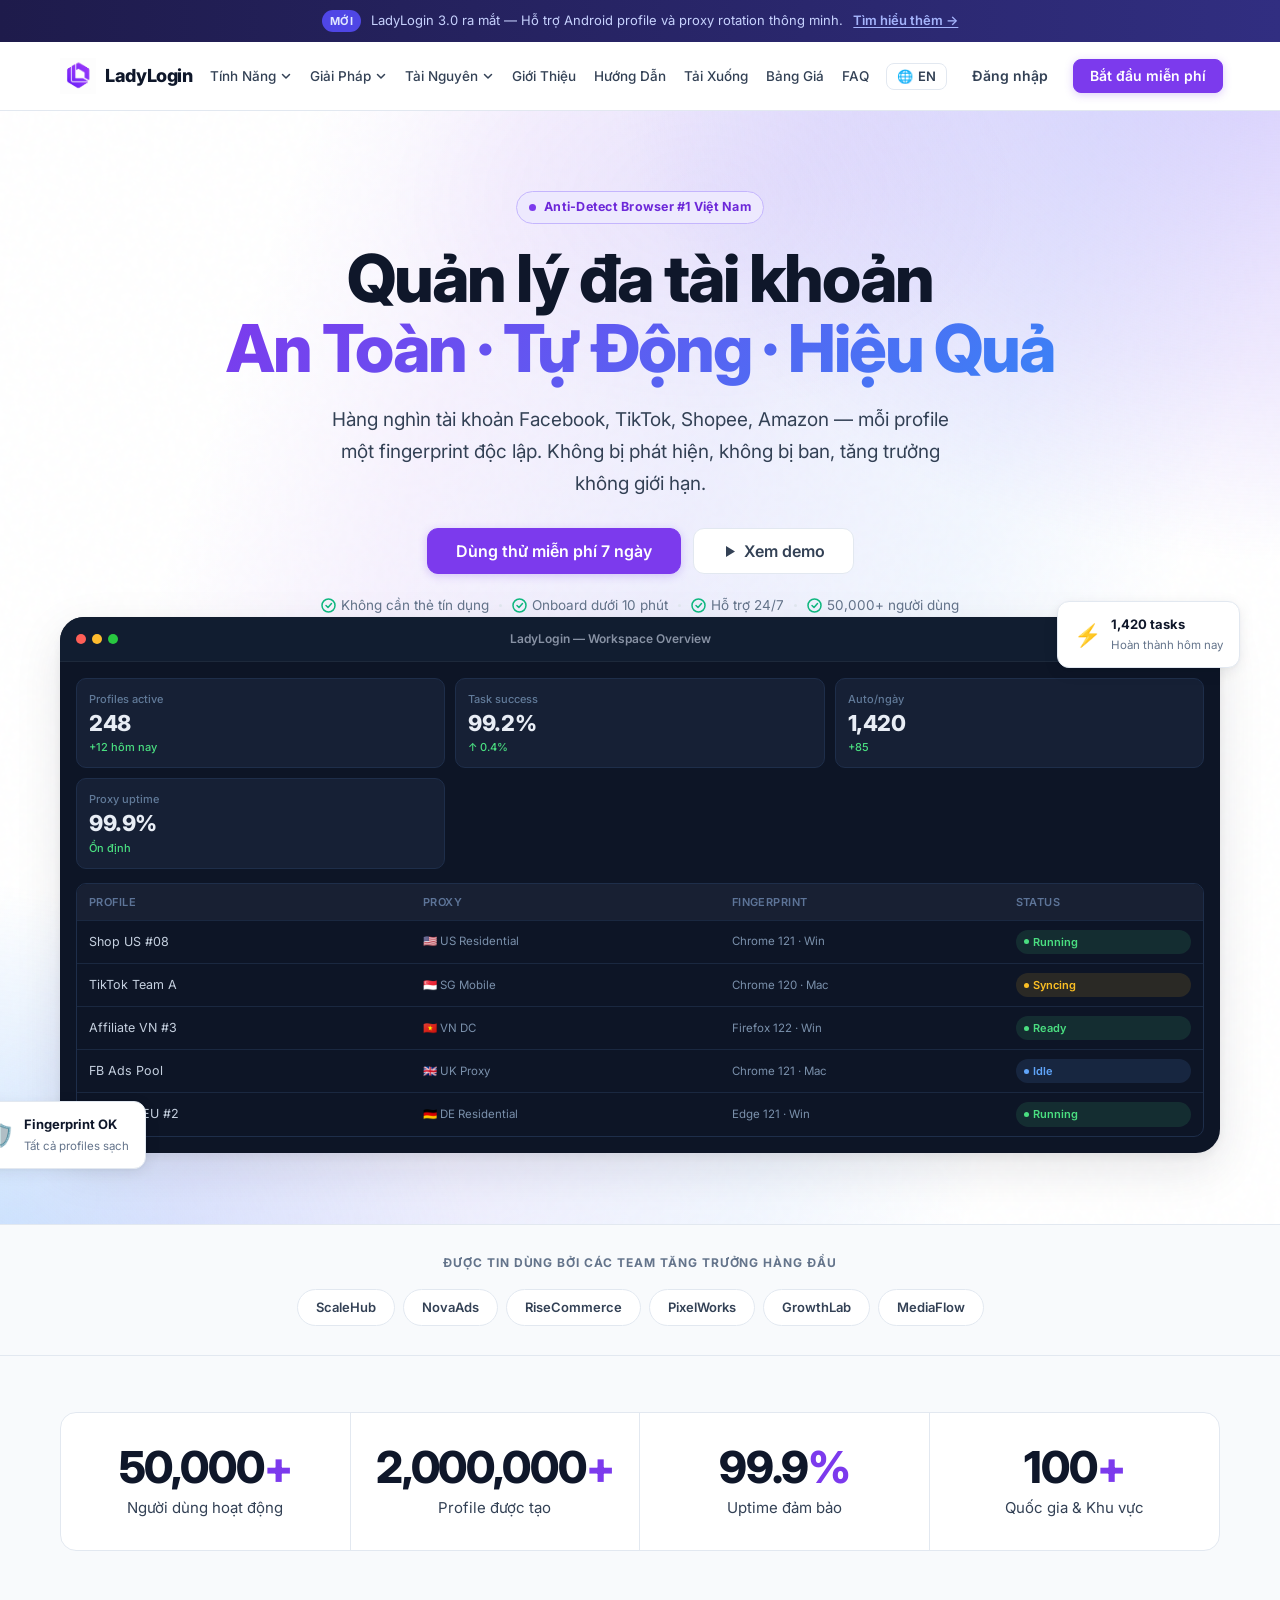
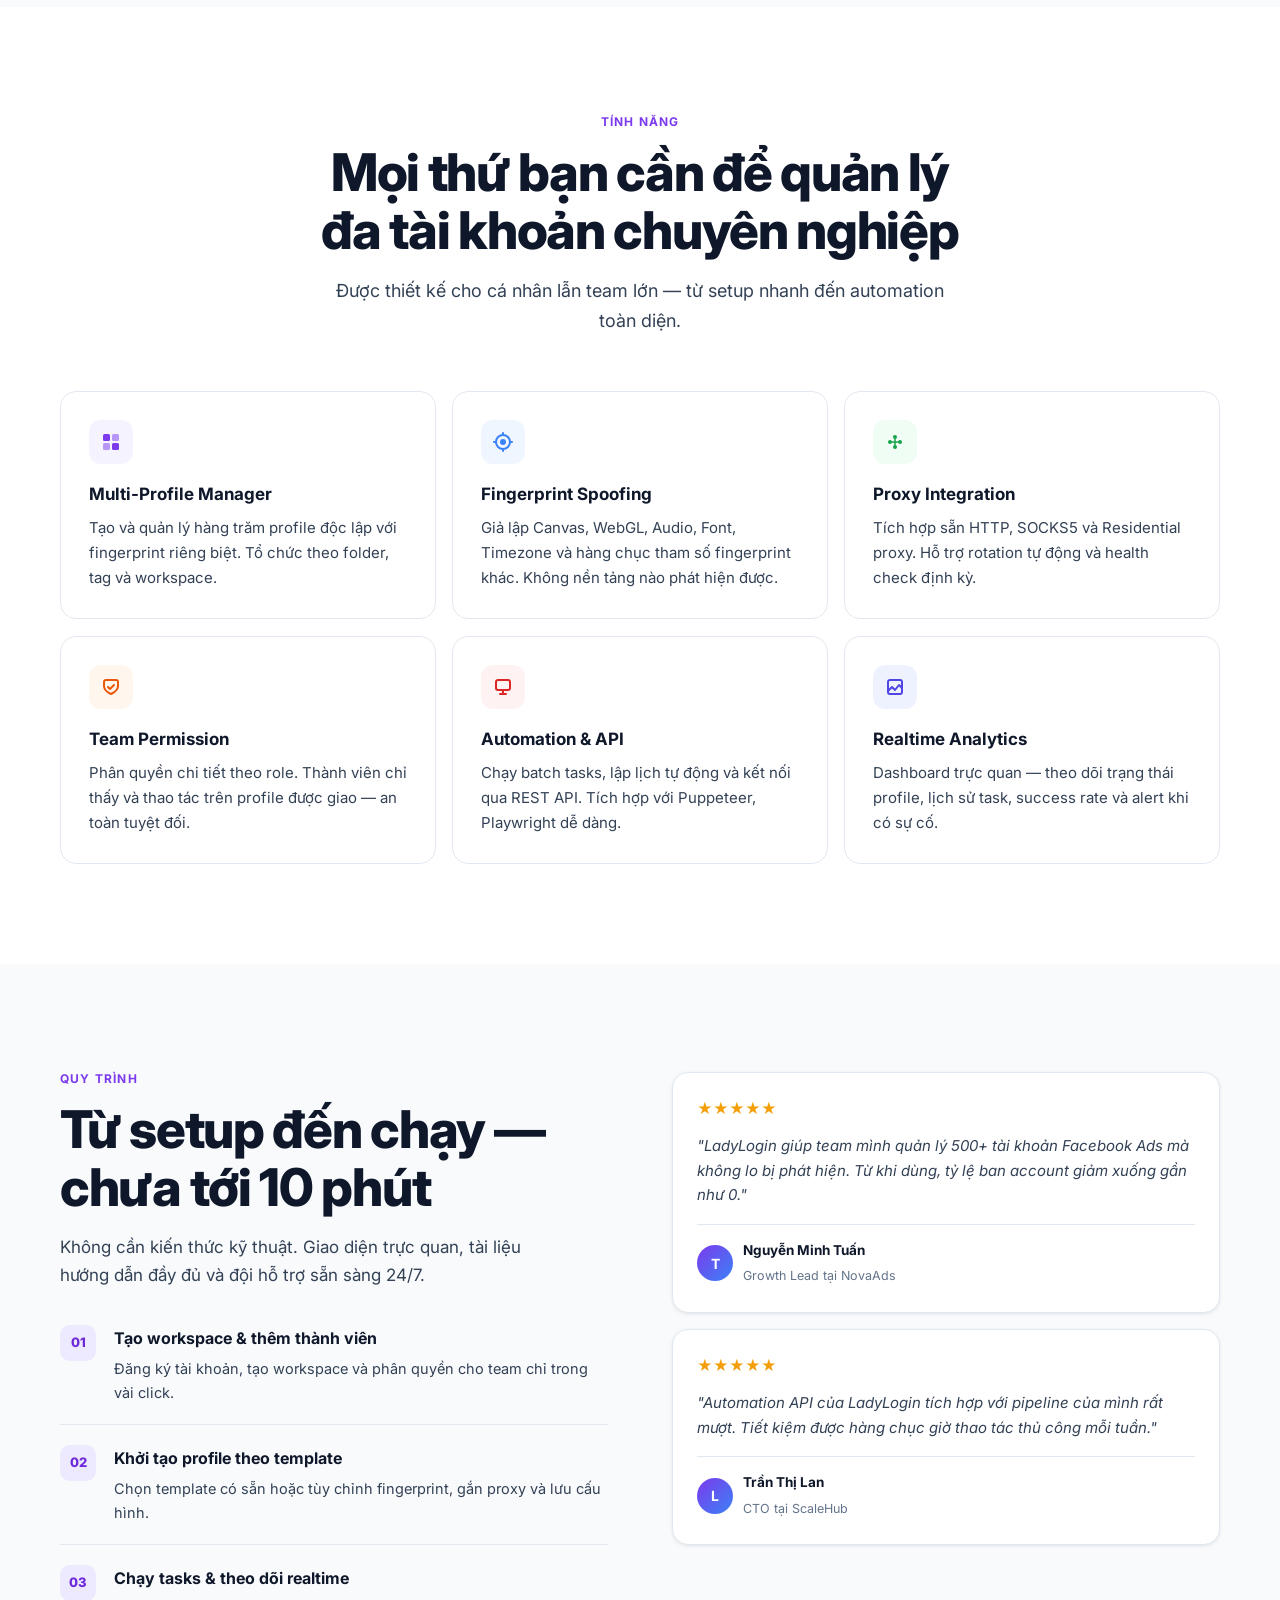
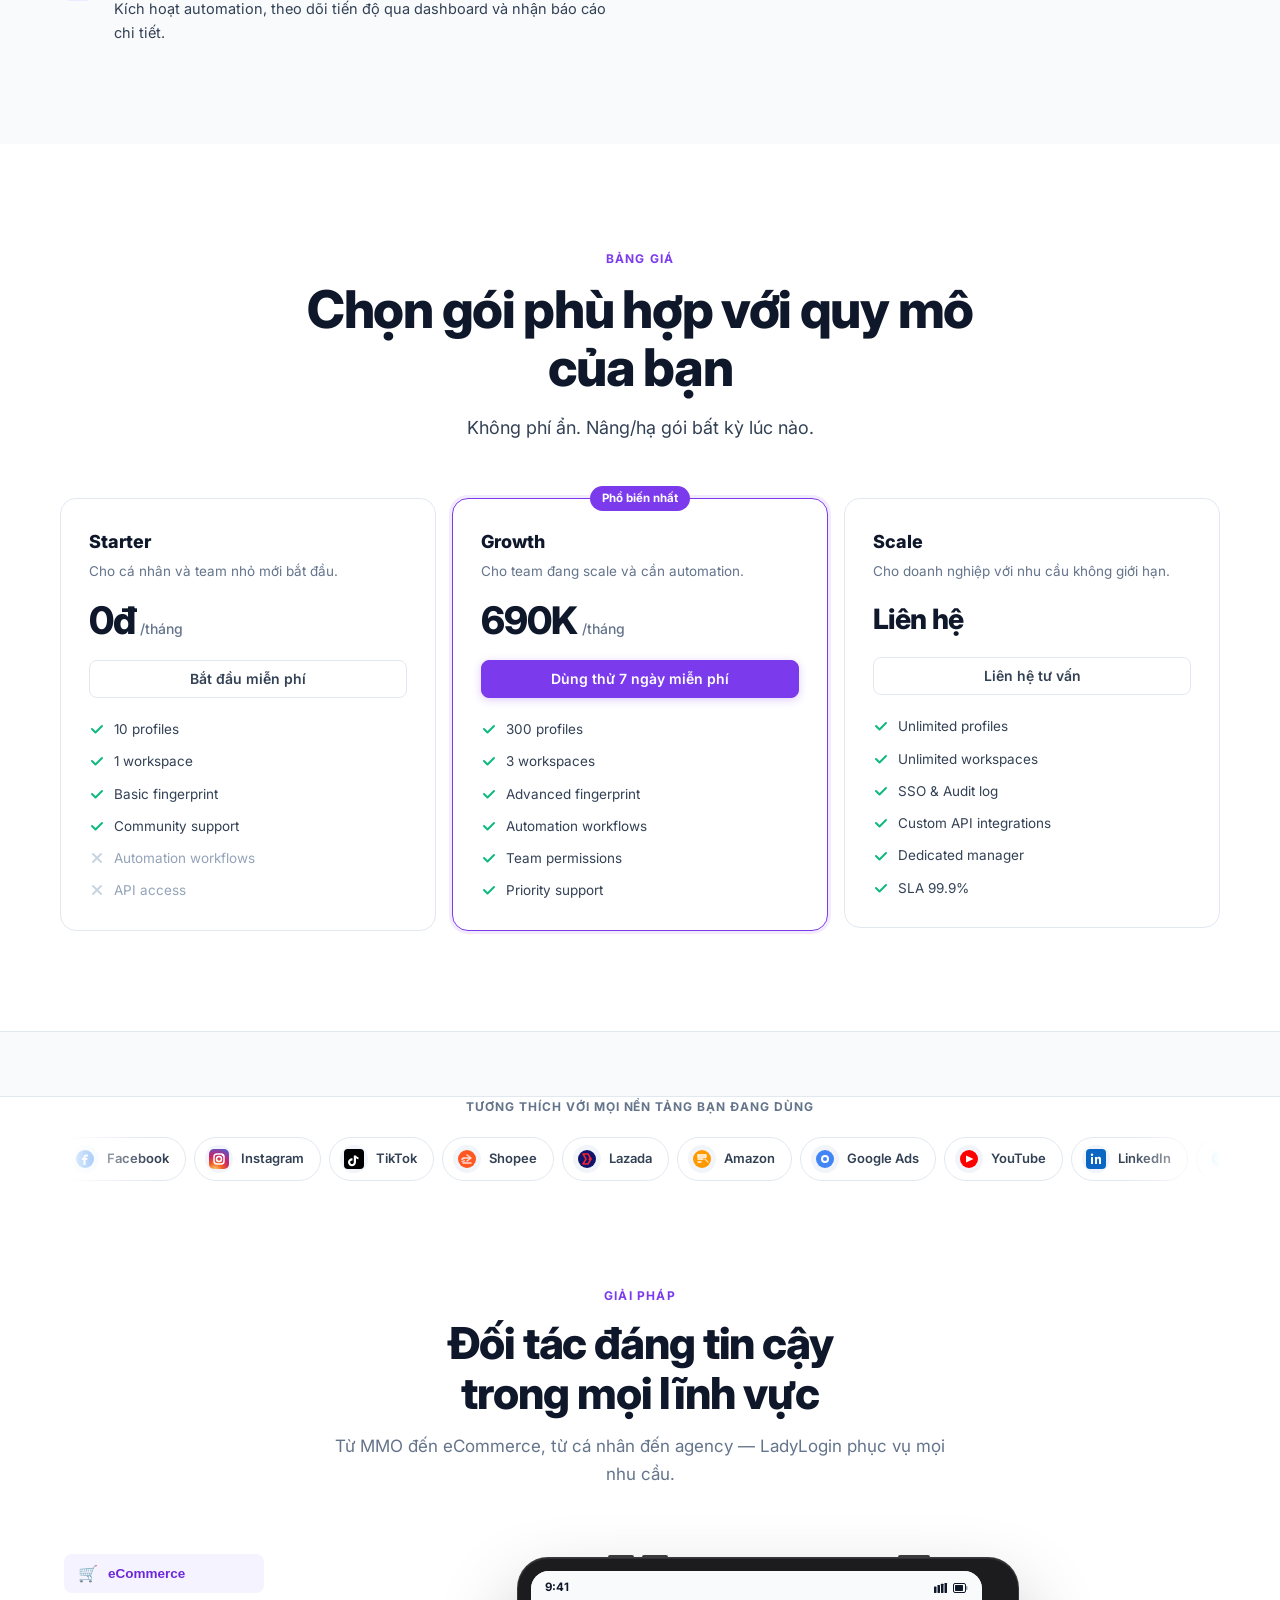
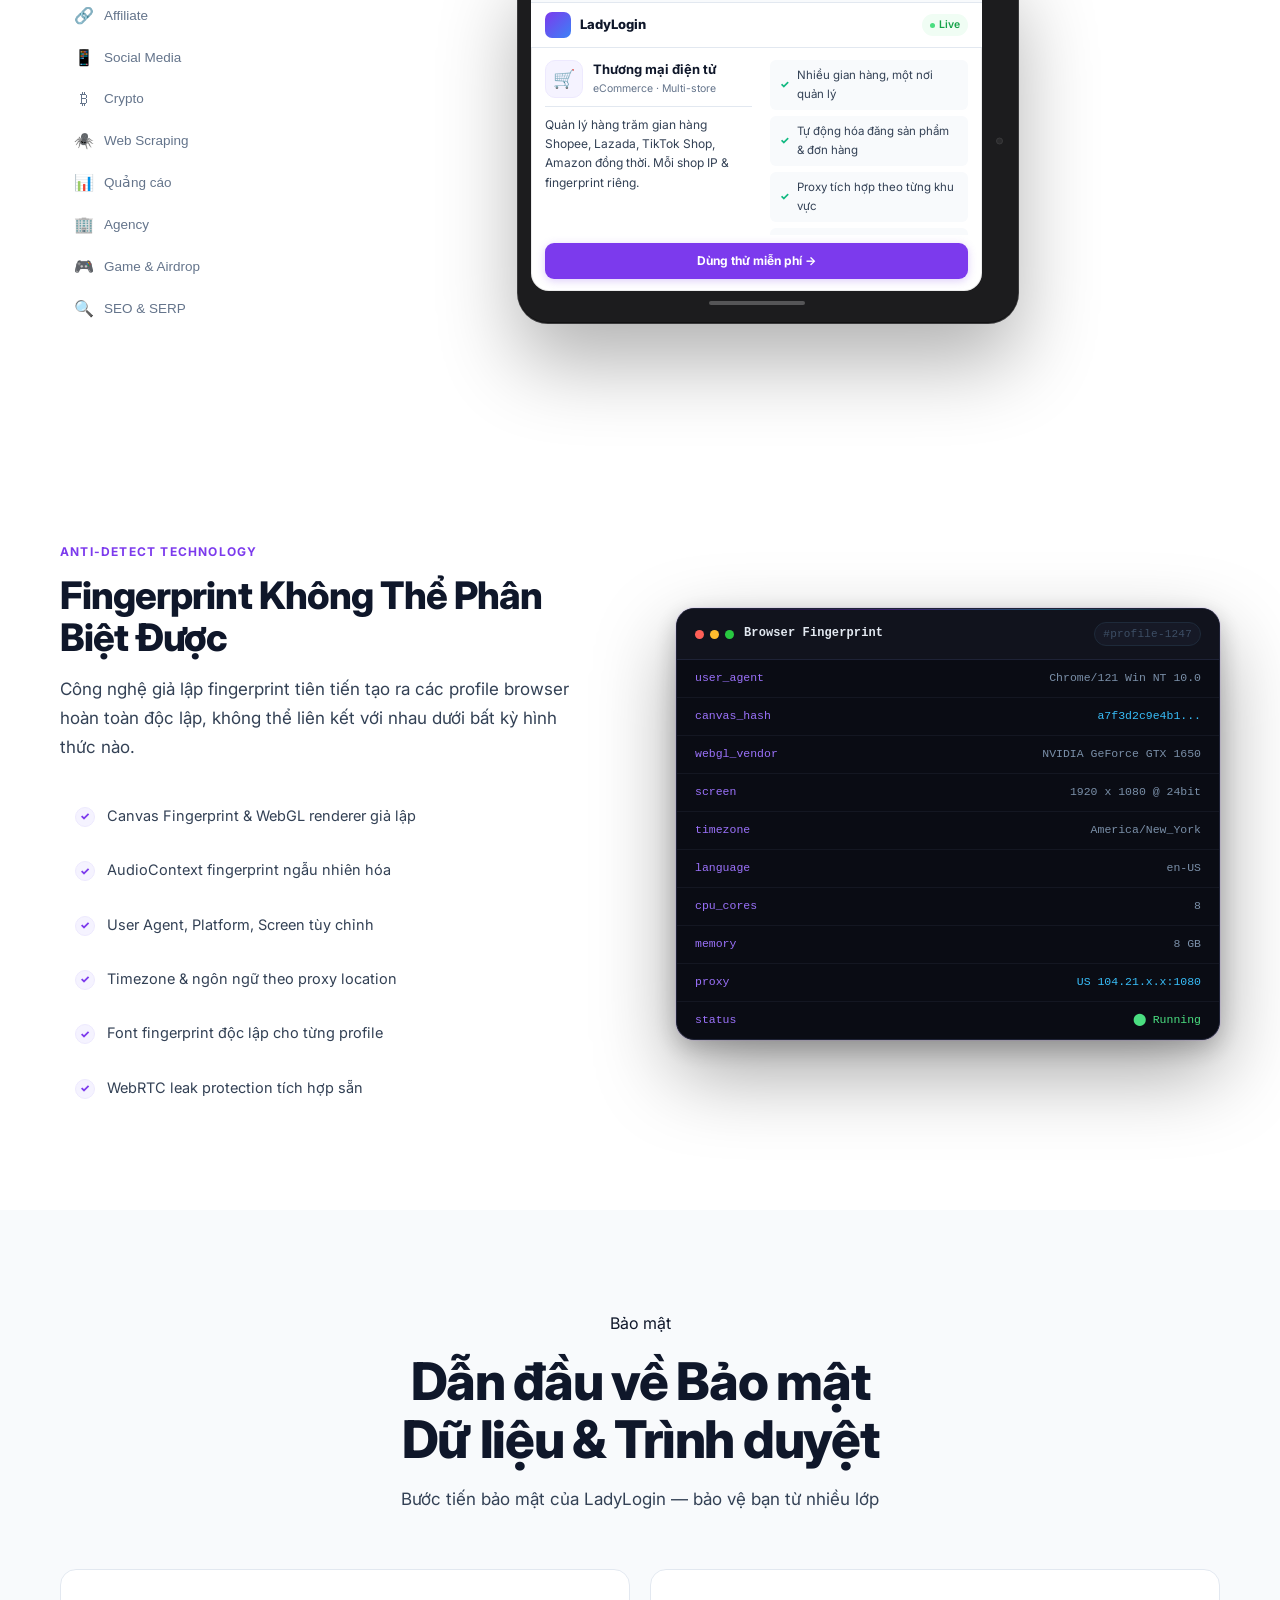
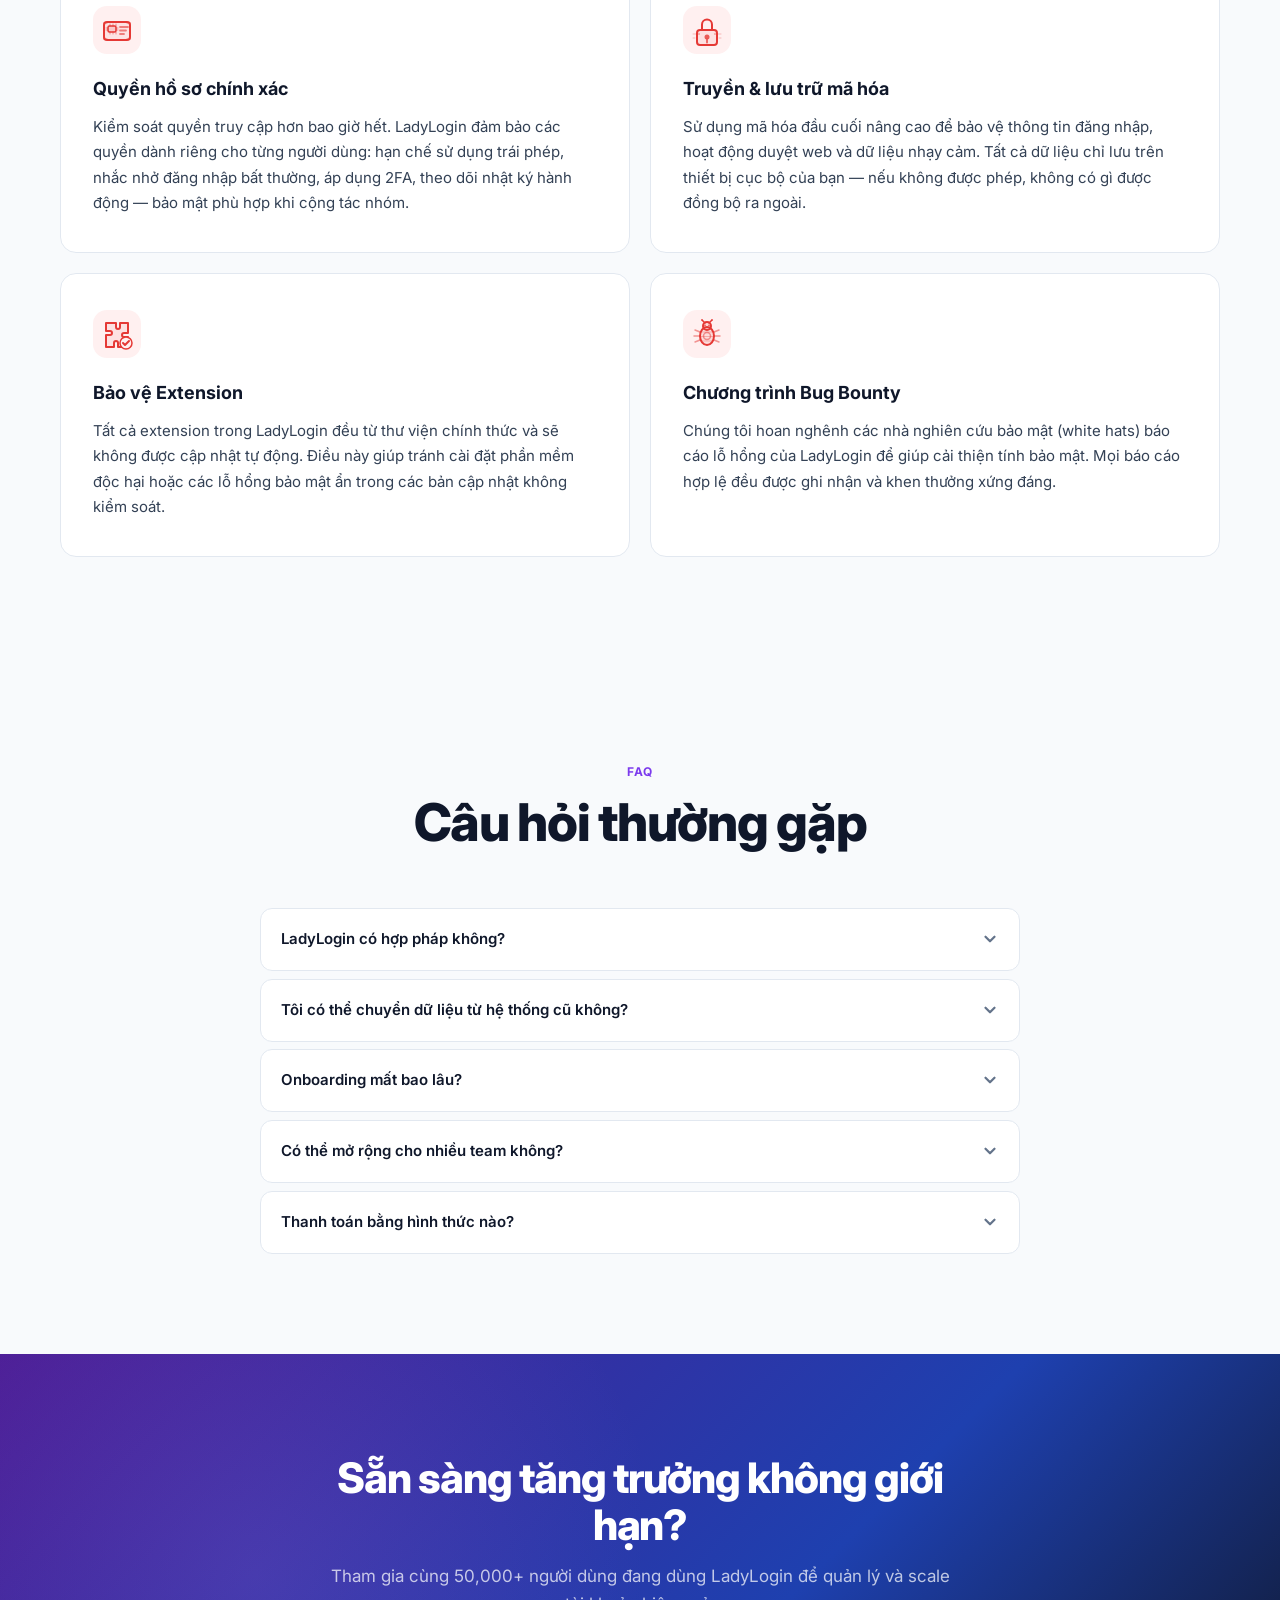
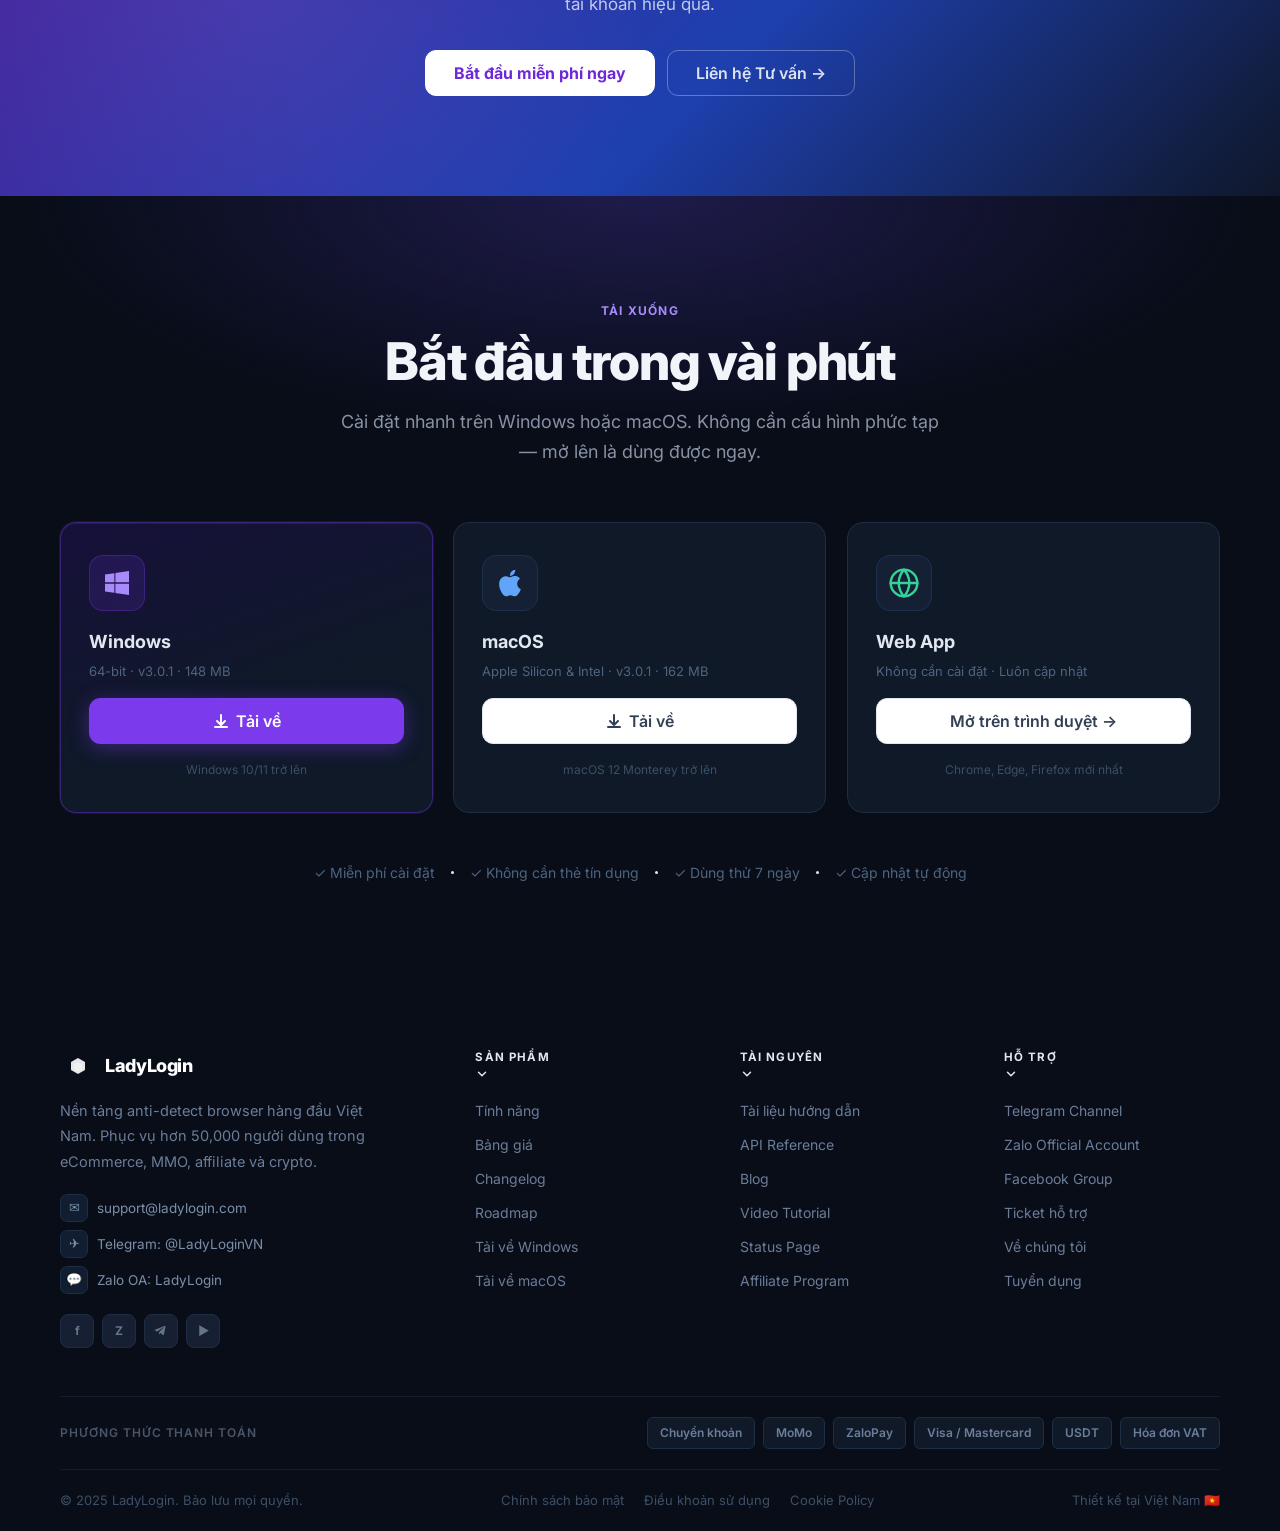
<file: index.html>
<!DOCTYPE html>
<html lang="vi">
<head>
  <meta charset="UTF-8">
  <meta name="viewport" content="width=device-width, initial-scale=1.0">
  <title>LadyLogin – Anti-Detect Browser #1 Việt Nam</title>
  <meta name="description" content="Quản lý hàng nghìn tài khoản trên mọi nền tảng với fingerprint độc lập. Không bị phát hiện. Không bị ban.">
  <link rel="preconnect" href="https://fonts.googleapis.com">
  <link rel="preconnect" href="https://fonts.gstatic.com" crossorigin>
  <link href="https://fonts.googleapis.com/css2?family=Inter:wght@400;500;600;700;800&display=swap" rel="stylesheet">
  <link rel="stylesheet" href="css/style.css">
</head>
<body>
  <a class="skip-link" href="#main"></a>

  <div class="announcement-bar">
    <span class="announcement-badge" data-i18n="announce-badge">Mới</span>
    <span data-i18n="announce-text">LadyLogin 3.0 ra mắt — Hỗ trợ Android profile và proxy rotation thông minh.</span>
    <a href="https://app.ladylogin.com" data-i18n="announce-link">Tìm hiểu thêm →</a>
  </div>

  <header class="header">
    <div class="container nav-wrap">
      <a class="brand" href="#">
        <span class="brand-mark">
          <img src="logo/ladylogin_logo_purple.png" alt="LadyLogin" width="36" height="36" style="display:block;object-fit:contain;">
        </span>
        <span class="brand-text">LadyLogin</span>
      </a>

      <button id="menuBtn" class="menu-btn" aria-label="Mở menu" aria-expanded="false">
        <svg width="20" height="20" viewBox="0 0 20 20" fill="none" stroke="currentColor" stroke-width="2" stroke-linecap="round">
          <line x1="3" y1="6" x2="17" y2="6"/>
          <line x1="3" y1="10" x2="17" y2="10"/>
          <line x1="3" y1="14" x2="17" y2="14"/>
        </svg>
      </button>

      <nav id="mainNav" class="nav">
        <div class="nav-dropdown" id="featuresDropdown">
          <button class="nav-dropdown-btn" aria-haspopup="true" aria-expanded="false">
            <span data-i18n="nav-features">Tính Năng</span>
            <svg class="nav-dropdown-chevron" width="12" height="12" viewBox="0 0 12 12" fill="none">
              <path d="M2.5 4.5L6 8L9.5 4.5" stroke="currentColor" stroke-width="1.5" stroke-linecap="round" stroke-linejoin="round"/>
            </svg>
          </button>
          <div class="nav-dropdown-menu" role="menu">
            <a href="#features" class="nav-dropdown-item" role="menuitem">
              <span class="nav-di-icon">👥</span>
              <span class="nav-di-text" data-i18n="feat-multi-account">Quản lý Đa tài khoản</span>
            </a>
            <a href="#features" class="nav-dropdown-item" role="menuitem">
              <span class="nav-di-icon">🔄</span>
              <span class="nav-di-text" data-i18n="feat-multi-window">Đồng bộ hóa Đa cửa sổ</span>
            </a>
            <a href="#features" class="nav-dropdown-item" role="menuitem">
              <span class="nav-di-icon">🤖</span>
              <span class="nav-di-text" data-i18n="feat-rpa">Tự động hóa RPA</span>
            </a>
            <a href="#features" class="nav-dropdown-item" role="menuitem">
              <span class="nav-di-icon">🔌</span>
              <span class="nav-di-text" data-i18n="feat-api">Tích hợp API Local</span>
            </a>
            <a href="#features" class="nav-dropdown-item" role="menuitem">
              <span class="nav-di-icon">📋</span>
              <span class="nav-di-text" data-i18n="feat-bulk">Thao tác Hồ sơ Hàng loạt</span>
            </a>
            <a href="#features" class="nav-dropdown-item" role="menuitem">
              <span class="nav-di-icon">🔐</span>
              <span class="nav-di-text" data-i18n="feat-team">Phân quyền &amp; Làm việc nhóm</span>
            </a>
            <a href="#features" class="nav-dropdown-item" role="menuitem">
              <span class="nav-di-icon">☁️</span>
              <span class="nav-di-text" data-i18n="feat-cloud">Hệ sinh thái Cloud Phone</span>
            </a>
            <a href="#features" class="nav-dropdown-item" role="menuitem">
              <span class="nav-di-icon">🛡️</span>
              <span class="nav-di-text" data-i18n="feat-security">Bảo mật Tài khoản Toàn diện</span>
            </a>
          </div>
        </div>
        <div class="nav-dropdown" id="solutionsDropdown">
          <button class="nav-dropdown-btn" aria-haspopup="true" aria-expanded="false">
            <span data-i18n="nav-solutions">Giải Pháp</span>
            <svg class="nav-dropdown-chevron" width="12" height="12" viewBox="0 0 12 12" fill="none">
              <path d="M2.5 4.5L6 8L9.5 4.5" stroke="currentColor" stroke-width="1.5" stroke-linecap="round" stroke-linejoin="round"/>
            </svg>
          </button>
          <div class="nav-dropdown-menu nav-mega-menu" role="menu">
            <div class="nav-mega-header">
              <span class="nav-mega-tag" data-i18n="sol-tag">Giải pháp</span>
              <span class="nav-mega-sub" data-i18n="sol-sub">Đối tác đáng tin cậy trong mọi lĩnh vực</span>
            </div>
            <div class="nav-mega-grid">
              <a href="#usecases" class="nav-mega-item" role="menuitem" onclick="switchTab(document.querySelector('.uc-tab:nth-child(1)'),'uc-ecommerce')">
                <span class="nav-mega-icon">🛒</span>
                <div><div class="nav-mega-title" data-i18n="sol-ecommerce">Thương mại Điện tử</div></div>
              </a>
              <a href="#usecases" class="nav-mega-item" role="menuitem" onclick="switchTab(document.querySelector('.uc-tab:nth-child(2)'),'uc-affiliate')">
                <span class="nav-mega-icon">🔗</span>
                <div><div class="nav-mega-title" data-i18n="sol-affiliate">Tiếp thị Liên kết</div></div>
              </a>
              <a href="#usecases" class="nav-mega-item" role="menuitem" onclick="switchTab(document.querySelector('.uc-tab:nth-child(3)'),'uc-social')">
                <span class="nav-mega-icon">📱</span>
                <div><div class="nav-mega-title" data-i18n="sol-social">Social Media</div></div>
              </a>
              <a href="#usecases" class="nav-mega-item" role="menuitem" onclick="switchTab(document.querySelector('.uc-tab:nth-child(4)'),'uc-crypto')">
                <span class="nav-mega-icon">₿</span>
                <div><div class="nav-mega-title" data-i18n="sol-crypto">Crypto</div></div>
              </a>
              <a href="#usecases" class="nav-mega-item" role="menuitem" onclick="switchTab(document.querySelector('.uc-tab:nth-child(5)'),'uc-scraping')">
                <span class="nav-mega-icon">🕷️</span>
                <div><div class="nav-mega-title" data-i18n="sol-scraping">Web Scraping</div></div>
              </a>
              <a href="#usecases" class="nav-mega-item" role="menuitem" onclick="switchTab(document.querySelector('.uc-tab:nth-child(6)'),'uc-ads')">
                <span class="nav-mega-icon">📊</span>
                <div><div class="nav-mega-title" data-i18n="sol-ads">Quảng cáo</div></div>
              </a>
              <a href="#usecases" class="nav-mega-item" role="menuitem" onclick="switchTab(document.querySelector('.uc-tab:nth-child(7)'),'uc-agency')">
                <span class="nav-mega-icon">🏢</span>
                <div><div class="nav-mega-title" data-i18n="sol-agency">Agency</div></div>
              </a>
              <a href="#usecases" class="nav-mega-item" role="menuitem" onclick="switchTab(document.querySelector('.uc-tab:nth-child(8)'),'uc-game')">
                <span class="nav-mega-icon">🎮</span>
                <div><div class="nav-mega-title" data-i18n="sol-game">Game &amp; Airdrop</div></div>
              </a>
              <a href="#usecases" class="nav-mega-item" role="menuitem" onclick="switchTab(document.querySelector('.uc-tab:nth-child(9)'),'uc-seo')">
                <span class="nav-mega-icon">🔍</span>
                <div><div class="nav-mega-title" data-i18n="sol-seo">SEO &amp; SERP</div></div>
              </a>
            </div>
          </div>
        </div>
        <div class="nav-dropdown" id="resourcesDropdown">
          <button class="nav-dropdown-btn" aria-haspopup="true" aria-expanded="false">
            <span data-i18n="nav-resources">Tài Nguyên</span>
            <svg class="nav-dropdown-chevron" width="12" height="12" viewBox="0 0 12 12" fill="none">
              <path d="M2.5 4.5L6 8L9.5 4.5" stroke="currentColor" stroke-width="1.5" stroke-linecap="round" stroke-linejoin="round"/>
            </svg>
          </button>
          <div class="nav-dropdown-menu" role="menu">
            <a href="blog.html" class="nav-dropdown-item" role="menuitem">
              <span class="nav-di-icon">📝</span>
              <span class="nav-di-text" data-i18n="res-blog">Blog &amp; Kiến thức</span>
            </a>
            <a href="trungtamdoitac.html" class="nav-dropdown-item" role="menuitem">
              <span class="nav-di-icon">🤝</span>
              <span class="nav-di-text" data-i18n="res-partner" >Chương trình Đối tác</span>
            </a>
            <a href="#" class="nav-dropdown-item" role="menuitem">
              <span class="nav-di-icon">👨‍👩‍👧‍👦</span>
              <span class="nav-di-text" data-i18n="res-community">Cộng đồng Người dùng</span>
            </a>
            <a href="trungtamhotro.html" class="nav-dropdown-item" role="menuitem">
              <span class="nav-di-icon">🎧</span>
              <span class="nav-di-text" data-i18n="res-support">Trung tâm Hỗ trợ</span>
            </a>
            <a href="#" class="nav-dropdown-item" role="menuitem">
              <span class="nav-di-icon">🎬</span>
              <span class="nav-di-text" data-i18n="res-video">Video Hướng dẫn</span>
            </a>
            <a href="vechungtoi.html" class="nav-dropdown-item" role="menuitem">
              <span class="nav-di-icon">✨</span>
              <span class="nav-di-text" data-i18n="res-brand">Câu chuyện Thương hiệu</span>
            </a>
          </div>
        </div>
        <a href="gioithieu.html" data-i18n="nav-about">Giới Thiệu</a>
        <a href="#how" data-i18n="nav-guide">Hướng Dẫn</a>
        <a href="taixuong.html" data-i18n="nav-guide">Tải Xuống</a>
        <a href="banggia.html" data-i18n="nav-pricing">Bảng Giá</a>
        <a href="#faq">FAQ</a>
      </nav>

      <div class="actions">
        <button class="lang-btn" id="langBtn" onclick="toggleLang()" title="Switch language">
          <span class="lang-icon">🌐</span>
          <span id="langLabel">EN</span>
        </button>
        <a href="https://app.ladylogin.com"  class="btn btn-ghost"  data-i18n="btn-login">Đăng nhập</a>
        <a href="https://app.ladylogin.com" class="btn btn-primary" data-i18n="btn-start">Bắt đầu miễn phí</a>
      </div>
    </div>
  </header>

  <main id="main">

    <!-- HERO -->
    <section class="hero">
      <div class="container">

        <!-- Center content -->
        <div class="hero-content">
          <div class="hero-badge">
            <span class="badge-dot"></span>
            <span data-i18n="hero-badge">Anti-Detect Browser #1 Việt Nam</span>
          </div>
          <h1 data-i18n-html="hero-h1">Quản lý đa tài khoản<br><span class="gradient-text">An Toàn · Tự Động · Hiệu Quả</span></h1>
          <p class="hero-desc" data-i18n="hero-desc">
            Hàng nghìn tài khoản Facebook, TikTok, Shopee, Amazon — mỗi profile một fingerprint độc lập. Không bị phát hiện, không bị ban, tăng trưởng không giới hạn.
          </p>
          <div class="hero-cta">
            <a class="btn btn-primary btn-lg" href="https://app.ladylogin.com" data-i18n="hero-cta-1">
              Dùng thử miễn phí 7 ngày
            </a>
            <a class="btn btn-outline btn-lg" href="#features">
              <svg width="15" height="15" viewBox="0 0 15 15" fill="none">
                <polygon points="4,2 13,7.5 4,13" fill="currentColor"/>
              </svg>
              <span data-i18n="hero-cta-2">Xem demo</span>
            </a>
          </div>
          <div class="hero-trust">
            <div class="trust-item">
              <svg width="15" height="15" viewBox="0 0 15 15" fill="none"><circle cx="7.5" cy="7.5" r="6.5" stroke="#10b981" stroke-width="1.5"/><path d="M5 7.5L7 9.5L10.5 5.5" stroke="#10b981" stroke-width="1.5" stroke-linecap="round" stroke-linejoin="round"/></svg>
              <span data-i18n="trust-1">Không cần thẻ tín dụng</span>
            </div>
            <div class="trust-sep"></div>
            <div class="trust-item">
              <svg width="15" height="15" viewBox="0 0 15 15" fill="none"><circle cx="7.5" cy="7.5" r="6.5" stroke="#10b981" stroke-width="1.5"/><path d="M5 7.5L7 9.5L10.5 5.5" stroke="#10b981" stroke-width="1.5" stroke-linecap="round" stroke-linejoin="round"/></svg>
              <span data-i18n="trust-2">Onboard dưới 10 phút</span>
            </div>
            <div class="trust-sep"></div>
            <div class="trust-item">
              <svg width="15" height="15" viewBox="0 0 15 15" fill="none"><circle cx="7.5" cy="7.5" r="6.5" stroke="#10b981" stroke-width="1.5"/><path d="M5 7.5L7 9.5L10.5 5.5" stroke="#10b981" stroke-width="1.5" stroke-linecap="round" stroke-linejoin="round"/></svg>
              <span data-i18n="trust-3">Hỗ trợ 24/7</span>
            </div>
            <div class="trust-sep"></div>
            <div class="trust-item">
              <svg width="15" height="15" viewBox="0 0 15 15" fill="none"><circle cx="7.5" cy="7.5" r="6.5" stroke="#10b981" stroke-width="1.5"/><path d="M5 7.5L7 9.5L10.5 5.5" stroke="#10b981" stroke-width="1.5" stroke-linecap="round" stroke-linejoin="round"/></svg>
              <span data-i18n="trust-4">50,000+ người dùng</span>
            </div>
          </div>
        </div>

        <!-- Full-width visual -->
        <div class="hero-visual">
          <div class="float-card float-card-1">
            <div class="fc-icon">🛡️</div>
            <div>
              <div class="fc-title">Fingerprint OK</div>
              <div class="fc-sub" data-i18n="fc-sub-1">Tất cả profiles sạch</div>
            </div>
          </div>
          <div class="float-card float-card-2">
            <div class="fc-icon">⚡</div>
            <div>
              <div class="fc-title">1,420 tasks</div>
              <div class="fc-sub" data-i18n="fc-sub-2">Hoàn thành hôm nay</div>
            </div>
          </div>
          <div class="hero-panel">
            <div class="panel-titlebar">
              <div class="panel-dots">
                <span class="dot dot-red"></span>
                <span class="dot dot-yellow"></span>
                <span class="dot dot-green"></span>
              </div>
              <div class="panel-title">LadyLogin — Workspace Overview</div>
              <div class="panel-status"><span class="status-dot"></span> 248 profiles live</div>
            </div>
            <div class="panel-body">
              <div class="kpi-row">
                <div class="kpi-card">
                  <div class="kpi-label">Profiles active</div>
                  <div class="kpi-value">248</div>
                  <div class="kpi-trend trend-up" data-i18n="kpi-trend-1">+12 hôm nay</div>
                </div>
                <div class="kpi-card">
                  <div class="kpi-label">Task success</div>
                  <div class="kpi-value">99.2%</div>
                  <div class="kpi-trend trend-up">↑ 0.4%</div>
                </div>
                <div class="kpi-card">
                  <div class="kpi-label" data-i18n="kpi-auto">Auto/ngày</div>
                  <div class="kpi-value">1,420</div>
                  <div class="kpi-trend trend-up">+85</div>
                </div>
                <div class="kpi-card">
                  <div class="kpi-label">Proxy uptime</div>
                  <div class="kpi-value">99.9%</div>
                  <div class="kpi-trend trend-up" data-i18n="kpi-stable">Ổn định</div>
                </div>
              </div>
              <div class="panel-table">
                <div class="ptrow ptrow-head">
                  <span>Profile</span><span>Proxy</span><span>Fingerprint</span><span>Status</span>
                </div>
                <div class="ptrow">
                  <span>Shop US #08</span>
                  <span class="proxy-tag">🇺🇸 US Residential</span>
                  <span class="proxy-tag">Chrome 121 · Win</span>
                  <span class="status-badge status-ok">Running</span>
                </div>
                <div class="ptrow">
                  <span>TikTok Team A</span>
                  <span class="proxy-tag">🇸🇬 SG Mobile</span>
                  <span class="proxy-tag">Chrome 120 · Mac</span>
                  <span class="status-badge status-warn">Syncing</span>
                </div>
                <div class="ptrow">
                  <span>Affiliate VN #3</span>
                  <span class="proxy-tag">🇻🇳 VN DC</span>
                  <span class="proxy-tag">Firefox 122 · Win</span>
                  <span class="status-badge status-ok">Ready</span>
                </div>
                <div class="ptrow">
                  <span>FB Ads Pool</span>
                  <span class="proxy-tag">🇬🇧 UK Proxy</span>
                  <span class="proxy-tag">Chrome 121 · Mac</span>
                  <span class="status-badge status-idle">Idle</span>
                </div>
                <div class="ptrow">
                  <span>Amazon EU #2</span>
                  <span class="proxy-tag">🇩🇪 DE Residential</span>
                  <span class="proxy-tag">Edge 121 · Win</span>
                  <span class="status-badge status-ok">Running</span>
                </div>
              </div>
            </div>
          </div>
        </div>

      </div>
    </section>

    <!-- BRANDS -->
    <section class="brands-section">
      <div class="container">
        <p class="brands-label" data-i18n="brands-label">Được tin dùng bởi các team tăng trưởng hàng đầu</p>
        <div class="brands-list">
          <div class="brand-item">ScaleHub</div>
          <div class="brand-item">NovaAds</div>
          <div class="brand-item">RiseCommerce</div>
          <div class="brand-item">PixelWorks</div>
          <div class="brand-item">GrowthLab</div>
          <div class="brand-item">MediaFlow</div>
        </div>
      </div>
    </section>

    <!-- STATS -->
    <section class="stats-section">
      <div class="container">
        <div class="stats-grid">
          <div class="stat-card">
            <div class="stat-number">50,000<span>+</span></div>
            <div class="stat-label" data-i18n="stat-1">Người dùng hoạt động</div>
          </div>
          <div class="stat-card">
            <div class="stat-number">2,000,000<span>+</span></div>
            <div class="stat-label" data-i18n="stat-2">Profile được tạo</div>
          </div>
          <div class="stat-card">
            <div class="stat-number">99.9<span>%</span></div>
            <div class="stat-label" data-i18n="stat-3">Uptime đảm bảo</div>
          </div>
          <div class="stat-card">
            <div class="stat-number">100<span>+</span></div>
            <div class="stat-label" data-i18n="stat-4">Quốc gia &amp; Khu vực</div>
          </div>
        </div>
      </div>
    </section>

    <!-- FEATURES -->
    <section id="features" class="section">
      <div class="container">
        <div class="section-head">
          <div class="section-eyebrow" data-i18n="feat-eyebrow">Tính năng</div>
          <h2 data-i18n-html="feat-h2">Mọi thứ bạn cần để quản lý<br>đa tài khoản chuyên nghiệp</h2>
          <p data-i18n="feat-p">Được thiết kế cho cá nhân lẫn team lớn — từ setup nhanh đến automation toàn diện.</p>
        </div>
        <div class="feature-grid">
          <article class="feature-card">
            <div class="feature-icon feature-icon-purple">
              <svg width="20" height="20" viewBox="0 0 20 20" fill="none"><rect x="2" y="2" width="7" height="7" rx="1.5" fill="currentColor"/><rect x="11" y="2" width="7" height="7" rx="1.5" fill="currentColor" opacity="0.5"/><rect x="2" y="11" width="7" height="7" rx="1.5" fill="currentColor" opacity="0.5"/><rect x="11" y="11" width="7" height="7" rx="1.5" fill="currentColor"/></svg>
            </div>
            <h3>Multi-Profile Manager</h3>
            <p data-i18n="feat-1-p">Tạo và quản lý hàng trăm profile độc lập với fingerprint riêng biệt. Tổ chức theo folder, tag và workspace.</p>
          </article>
          <article class="feature-card">
            <div class="feature-icon feature-icon-blue">
              <svg width="20" height="20" viewBox="0 0 20 20" fill="none"><circle cx="10" cy="10" r="7" stroke="currentColor" stroke-width="2"/><circle cx="10" cy="10" r="3" fill="currentColor"/><path d="M10 3V1M10 19V17M3 10H1M19 10H17" stroke="currentColor" stroke-width="2" stroke-linecap="round"/></svg>
            </div>
            <h3>Fingerprint Spoofing</h3>
            <p data-i18n="feat-2-p">Giả lập Canvas, WebGL, Audio, Font, Timezone và hàng chục tham số fingerprint khác. Không nền tảng nào phát hiện được.</p>
          </article>
          <article class="feature-card">
            <div class="feature-icon feature-icon-green">
              <svg width="20" height="20" viewBox="0 0 20 20" fill="none"><circle cx="10" cy="5" r="2" fill="currentColor"/><circle cx="10" cy="15" r="2" fill="currentColor"/><circle cx="5" cy="10" r="2" fill="currentColor"/><circle cx="15" cy="10" r="2" fill="currentColor"/><path d="M10 7V13M7 10H13" stroke="currentColor" stroke-width="1.5" stroke-linecap="round"/></svg>
            </div>
            <h3>Proxy Integration</h3>
            <p data-i18n="feat-3-p">Tích hợp sẵn HTTP, SOCKS5 và Residential proxy. Hỗ trợ rotation tự động và health check định kỳ.</p>
          </article>
          <article class="feature-card">
            <div class="feature-icon feature-icon-orange">
              <svg width="20" height="20" viewBox="0 0 20 20" fill="none"><path d="M5 3H15C16.1 3 17 3.9 17 5V9C17 14 10 17 10 17C10 17 3 14 3 9V5C3 3.9 3.9 3 5 3Z" stroke="currentColor" stroke-width="2" stroke-linejoin="round"/><path d="M7 10L9 12L13 8" stroke="currentColor" stroke-width="2" stroke-linecap="round" stroke-linejoin="round"/></svg>
            </div>
            <h3>Team Permission</h3>
            <p data-i18n="feat-4-p">Phân quyền chi tiết theo role. Thành viên chỉ thấy và thao tác trên profile được giao — an toàn tuyệt đối.</p>
          </article>
          <article class="feature-card">
            <div class="feature-icon feature-icon-red">
              <svg width="20" height="20" viewBox="0 0 20 20" fill="none"><rect x="3" y="3" width="14" height="10" rx="2" stroke="currentColor" stroke-width="2"/><path d="M7 17H13M10 13V17" stroke="currentColor" stroke-width="2" stroke-linecap="round"/></svg>
            </div>
            <h3>Automation &amp; API</h3>
            <p data-i18n="feat-5-p">Chạy batch tasks, lập lịch tự động và kết nối qua REST API. Tích hợp với Puppeteer, Playwright dễ dàng.</p>
          </article>
          <article class="feature-card">
            <div class="feature-icon feature-icon-indigo">
              <svg width="20" height="20" viewBox="0 0 20 20" fill="none"><path d="M3 14L7 10L10 13L14 8L17 11" stroke="currentColor" stroke-width="2" stroke-linecap="round" stroke-linejoin="round"/><rect x="3" y="3" width="14" height="14" rx="2" stroke="currentColor" stroke-width="2"/></svg>
            </div>
            <h3>Realtime Analytics</h3>
            <p data-i18n="feat-6-p">Dashboard trực quan — theo dõi trạng thái profile, lịch sử task, success rate và alert khi có sự cố.</p>
          </article>
        </div>
      </div>
    </section>

    <!-- HOW IT WORKS -->
    <section id="how" class="section section-alt">
      <div class="container how-inner">
        <div>
          <div class="section-eyebrow" data-i18n="how-eyebrow">Quy trình</div>
          <h2 data-i18n="how-h2">Từ setup đến chạy — chưa tới 10 phút</h2>
          <p class="how-desc" data-i18n="how-desc">Không cần kiến thức kỹ thuật. Giao diện trực quan, tài liệu hướng dẫn đầy đủ và đội hỗ trợ sẵn sàng 24/7.</p>
          <div class="steps-list">
            <div class="step-item">
              <div class="step-num">01</div>
              <div class="step-body">
                <h4 data-i18n="step-1-h4">Tạo workspace &amp; thêm thành viên</h4>
                <p data-i18n="step-1-p">Đăng ký tài khoản, tạo workspace và phân quyền cho team chỉ trong vài click.</p>
              </div>
            </div>
            <div class="step-item">
              <div class="step-num">02</div>
              <div class="step-body">
                <h4 data-i18n="step-2-h4">Khởi tạo profile theo template</h4>
                <p data-i18n="step-2-p">Chọn template có sẵn hoặc tùy chỉnh fingerprint, gắn proxy và lưu cấu hình.</p>
              </div>
            </div>
            <div class="step-item">
              <div class="step-num">03</div>
              <div class="step-body">
                <h4 data-i18n="step-3-h4">Chạy tasks &amp; theo dõi realtime</h4>
                <p data-i18n="step-3-p">Kích hoạt automation, theo dõi tiến độ qua dashboard và nhận báo cáo chi tiết.</p>
              </div>
            </div>
          </div>
        </div>
        <div class="how-quote-col">
          <blockquote class="testimonial">
            <div class="testimonial-stars">★★★★★</div>
            <p data-i18n="test-1-q">"LadyLogin giúp team mình quản lý 500+ tài khoản Facebook Ads mà không lo bị phát hiện. Từ khi dùng, tỷ lệ ban account giảm xuống gần như 0."</p>
            <footer>
              <div class="testimonial-avatar">T</div>
              <div>
                <strong>Nguyễn Minh Tuấn</strong>
                <span data-i18n="test-1-role">Growth Lead tại NovaAds</span>
              </div>
            </footer>
          </blockquote>
          <blockquote class="testimonial">
            <div class="testimonial-stars">★★★★★</div>
            <p data-i18n="test-2-q">"Automation API của LadyLogin tích hợp với pipeline của mình rất mượt. Tiết kiệm được hàng chục giờ thao tác thủ công mỗi tuần."</p>
            <footer>
              <div class="testimonial-avatar">L</div>
              <div>
                <strong>Trần Thị Lan</strong>
                <span data-i18n="test-2-role">CTO tại ScaleHub</span>
              </div>
            </footer>
          </blockquote>
        </div>
      </div>
    </section>

    <!-- PRICING -->
    <section id="pricing" class="section">
      <div class="container">
        <div class="section-head">
          <div class="section-eyebrow" data-i18n="price-eyebrow">Bảng giá</div>
          <h2 data-i18n="price-h2">Chọn gói phù hợp với quy mô của bạn</h2>
          <p data-i18n="price-p">Không phí ẩn. Nâng/hạ gói bất kỳ lúc nào.</p>
        </div>
        <div class="pricing-grid">
          <article class="pricing-card">
            <div class="pc-header">
              <h3>Starter</h3>
              <p data-i18n="price-starter-p">Cho cá nhân và team nhỏ mới bắt đầu.</p>
            </div>
            <div class="pc-price">
              <span class="price-amount">0đ</span>
              <span class="price-period" data-i18n="price-period-1">/tháng</span>
            </div>
            <a class="btn btn-outline btn-block" href="https://app.ladylogin.com"data-i18n="price-starter-btn">Bắt đầu miễn phí</a>
            <div class="pc-features">
              <div class="pc-feat"><svg class="check-icon" viewBox="0 0 16 16" fill="none"><path d="M3 8L6.5 11.5L13 5" stroke="currentColor" stroke-width="2" stroke-linecap="round" stroke-linejoin="round"/></svg>10 profiles</div>
              <div class="pc-feat"><svg class="check-icon" viewBox="0 0 16 16" fill="none"><path d="M3 8L6.5 11.5L13 5" stroke="currentColor" stroke-width="2" stroke-linecap="round" stroke-linejoin="round"/></svg>1 workspace</div>
              <div class="pc-feat"><svg class="check-icon" viewBox="0 0 16 16" fill="none"><path d="M3 8L6.5 11.5L13 5" stroke="currentColor" stroke-width="2" stroke-linecap="round" stroke-linejoin="round"/></svg>Basic fingerprint</div>
              <div class="pc-feat"><svg class="check-icon" viewBox="0 0 16 16" fill="none"><path d="M3 8L6.5 11.5L13 5" stroke="currentColor" stroke-width="2" stroke-linecap="round" stroke-linejoin="round"/></svg>Community support</div>
              <div class="pc-feat pc-feat-dim"><svg class="x-icon" viewBox="0 0 16 16" fill="none"><path d="M4 4L12 12M12 4L4 12" stroke="currentColor" stroke-width="2" stroke-linecap="round"/></svg>Automation workflows</div>
              <div class="pc-feat pc-feat-dim"><svg class="x-icon" viewBox="0 0 16 16" fill="none"><path d="M4 4L12 12M12 4L4 12" stroke="currentColor" stroke-width="2" stroke-linecap="round"/></svg>API access</div>
            </div>
          </article>

          <article class="pricing-card pricing-card-featured">
            <div class="pc-badge" data-i18n="price-badge">Phổ biến nhất</div>
            <div class="pc-header">
              <h3>Growth</h3>
              <p data-i18n="price-growth-p">Cho team đang scale và cần automation.</p>
            </div>
            <div class="pc-price">
              <span class="price-amount">690K</span>
              <span class="price-period" data-i18n="price-period-2">/tháng</span>
            </div>
            <a class="btn btn-primary btn-block" href="https://app.ladylogin.com" data-i18n="price-growth-btn">Dùng thử 7 ngày miễn phí</a>
            <div class="pc-features">
              <div class="pc-feat"><svg class="check-icon" viewBox="0 0 16 16" fill="none"><path d="M3 8L6.5 11.5L13 5" stroke="currentColor" stroke-width="2" stroke-linecap="round" stroke-linejoin="round"/></svg>300 profiles</div>
              <div class="pc-feat"><svg class="check-icon" viewBox="0 0 16 16" fill="none"><path d="M3 8L6.5 11.5L13 5" stroke="currentColor" stroke-width="2" stroke-linecap="round" stroke-linejoin="round"/></svg>3 workspaces</div>
              <div class="pc-feat"><svg class="check-icon" viewBox="0 0 16 16" fill="none"><path d="M3 8L6.5 11.5L13 5" stroke="currentColor" stroke-width="2" stroke-linecap="round" stroke-linejoin="round"/></svg>Advanced fingerprint</div>
              <div class="pc-feat"><svg class="check-icon" viewBox="0 0 16 16" fill="none"><path d="M3 8L6.5 11.5L13 5" stroke="currentColor" stroke-width="2" stroke-linecap="round" stroke-linejoin="round"/></svg>Automation workflows</div>
              <div class="pc-feat"><svg class="check-icon" viewBox="0 0 16 16" fill="none"><path d="M3 8L6.5 11.5L13 5" stroke="currentColor" stroke-width="2" stroke-linecap="round" stroke-linejoin="round"/></svg>Team permissions</div>
              <div class="pc-feat"><svg class="check-icon" viewBox="0 0 16 16" fill="none"><path d="M3 8L6.5 11.5L13 5" stroke="currentColor" stroke-width="2" stroke-linecap="round" stroke-linejoin="round"/></svg>Priority support</div>
            </div>
          </article>

          <article class="pricing-card">
            <div class="pc-header">
              <h3>Scale</h3>
              <p data-i18n="price-scale-p">Cho doanh nghiệp với nhu cầu không giới hạn.</p>
            </div>
            <div class="pc-price">
              <span class="price-amount" style="font-size:28px;line-height:1.3" data-i18n="price-scale-amount">Liên hệ</span>
            </div>
            <a class="btn btn-outline btn-block" href="https://app.ladylogin.com" data-i18n="price-scale-btn">Liên hệ tư vấn</a>
            <div class="pc-features">
              <div class="pc-feat"><svg class="check-icon" viewBox="0 0 16 16" fill="none"><path d="M3 8L6.5 11.5L13 5" stroke="currentColor" stroke-width="2" stroke-linecap="round" stroke-linejoin="round"/></svg>Unlimited profiles</div>
              <div class="pc-feat"><svg class="check-icon" viewBox="0 0 16 16" fill="none"><path d="M3 8L6.5 11.5L13 5" stroke="currentColor" stroke-width="2" stroke-linecap="round" stroke-linejoin="round"/></svg>Unlimited workspaces</div>
              <div class="pc-feat"><svg class="check-icon" viewBox="0 0 16 16" fill="none"><path d="M3 8L6.5 11.5L13 5" stroke="currentColor" stroke-width="2" stroke-linecap="round" stroke-linejoin="round"/></svg>SSO &amp; Audit log</div>
              <div class="pc-feat"><svg class="check-icon" viewBox="0 0 16 16" fill="none"><path d="M3 8L6.5 11.5L13 5" stroke="currentColor" stroke-width="2" stroke-linecap="round" stroke-linejoin="round"/></svg>Custom API integrations</div>
              <div class="pc-feat"><svg class="check-icon" viewBox="0 0 16 16" fill="none"><path d="M3 8L6.5 11.5L13 5" stroke="currentColor" stroke-width="2" stroke-linecap="round" stroke-linejoin="round"/></svg>Dedicated manager</div>
              <div class="pc-feat"><svg class="check-icon" viewBox="0 0 16 16" fill="none"><path d="M3 8L6.5 11.5L13 5" stroke="currentColor" stroke-width="2" stroke-linecap="round" stroke-linejoin="round"/></svg>SLA 99.9%</div>
            </div>
          </article>
        </div>
      </div>
    </section>
    <!-- PARTNER BAR -->
  <section class="partner-section">
  </section>
    <div class="container">
      <p class="partner-label" data-i18n="partner-label">Tương thích với mọi nền tảng bạn đang dùng</p>
      <div class="partner-track-wrap">
        <div class="partner-track" id="partnerTrack">
          <span class="partner-item"><span class="p-icon"><svg width="20" height="20" viewBox="0 0 20 20" fill="none"><circle cx="10" cy="10" r="9" fill="#1877F2"/><path d="M11.5 7.5h1.5V5.5h-1.5C9.6 5.5 8.5 6.6 8.5 8v1H7v2h1.5V16h2v-5H12l.5-2h-2V8c0-.3.2-.5.5-.5Z" fill="white"/></svg></span>Facebook</span>
          <span class="partner-item"><span class="p-icon"><svg width="20" height="20" viewBox="0 0 20 20" fill="none"><defs><radialGradient id="ig1" cx="30%" cy="107%" r="120%"><stop offset="0%" stop-color="#ffd879"/><stop offset="30%" stop-color="#f26522"/><stop offset="60%" stop-color="#cc2366"/><stop offset="100%" stop-color="#515bd4"/></radialGradient></defs><rect width="20" height="20" rx="5" fill="url(#ig1)"/><rect x="5" y="5" width="10" height="10" rx="3" fill="none" stroke="white" stroke-width="1.5"/><circle cx="10" cy="10" r="2.5" fill="none" stroke="white" stroke-width="1.5"/><circle cx="13.5" cy="6.5" r="0.8" fill="white"/></svg></span>Instagram</span>
          <span class="partner-item"><span class="p-icon"><svg width="20" height="20" viewBox="0 0 20 20" fill="none"><rect width="20" height="20" rx="4" fill="black"/><path d="M12 6.5c.5 1 1.5 1.7 2.5 1.8v2c-.8-.1-1.6-.4-2.5-1v4c0 2.2-1.8 4-4 4s-4-1.8-4-4 1.8-4 4-4c.2 0 .3 0 .5.1v2.1c-.2 0-.3-.1-.5-.1-1 0-1.8.8-1.8 1.8s.8 1.8 1.8 1.8 1.8-.8 1.8-1.8V6.5H12Z" fill="white"/></svg></span>TikTok</span>
          <span class="partner-item"><span class="p-icon"><svg width="20" height="20" viewBox="0 0 20 20" fill="none"><circle cx="10" cy="10" r="9" fill="#FF5722"/><path d="M6 9h8M10 6l4 3-4 3M6 14h8" stroke="white" stroke-width="1.5" stroke-linecap="round" stroke-linejoin="round" opacity="0.8"/><text x="4" y="13" font-size="6" fill="white" font-family="Arial" font-weight="bold">S</text></svg></span>Shopee</span>
          <span class="partner-item"><span class="p-icon"><svg width="20" height="20" viewBox="0 0 20 20" fill="none"><circle cx="10" cy="10" r="9" fill="#0F146D"/><path d="M6 5h5l3 5-3 5H6l3-5Z" fill="none" stroke="#F5222D" stroke-width="1.5" stroke-linejoin="round"/><circle cx="13" cy="10" r="1.5" fill="#F5222D"/></svg></span>Lazada</span>
          <span class="partner-item"><span class="p-icon"><svg width="20" height="20" viewBox="0 0 20 20" fill="none"><circle cx="10" cy="10" r="9" fill="#FF9900"/><path d="M6 6h8v2H6zM6 10h5M6 13h3" stroke="white" stroke-width="1.3" stroke-linecap="round"/><path d="M13 10 L16 13" stroke="white" stroke-width="1.3" stroke-linecap="round" opacity="0.7"/></svg></span>Amazon</span>
          <span class="partner-item"><span class="p-icon"><svg width="20" height="20" viewBox="0 0 20 20" fill="none"><circle cx="10" cy="10" r="9" fill="#4285F4"/><circle cx="10" cy="10" r="4" fill="white"/><circle cx="10" cy="10" r="2" fill="#4285F4"/><path d="M10 2v3M10 15v3M2 10h3M15 10h3" stroke="#4285F4" stroke-width="1.5" opacity="0.4"/></svg></span>Google Ads</span>
          <span class="partner-item"><span class="p-icon"><svg width="20" height="20" viewBox="0 0 20 20" fill="none"><circle cx="10" cy="10" r="9" fill="#FF0000"/><path d="M7 6.5 L14.5 10 L7 13.5 Z" fill="white"/></svg></span>YouTube</span>
          <span class="partner-item"><span class="p-icon"><svg width="20" height="20" viewBox="0 0 20 20" fill="none"><rect width="20" height="20" rx="4" fill="#0A66C2"/><path d="M5 8h2v7H5zM6 7a1.2 1.2 0 1 0 0-2.4A1.2 1.2 0 0 0 6 7zM9 8h2v1c.4-.7 1.2-1.2 2-1.2C14.7 7.8 15 9 15 10.5V15h-2v-4c0-.8-.3-1.5-1-1.5-.8 0-1 .7-1 1.5v4H9V8Z" fill="white"/></svg></span>LinkedIn</span>
          <span class="partner-item"><span class="p-icon"><svg width="20" height="20" viewBox="0 0 20 20" fill="none"><circle cx="10" cy="10" r="9" fill="#29B6F6"/><path d="M4.5 10.5 L9 14 L15.5 6" stroke="white" stroke-width="1.8" stroke-linecap="round" stroke-linejoin="round" opacity="0.3"/><path d="M4 9.5 L9 13 L16 5.5" stroke="white" stroke-width="1.5" stroke-linecap="round" stroke-linejoin="round"/></svg></span>Telegram</span>
          <span class="partner-item"><span class="p-icon"><svg width="20" height="20" viewBox="0 0 20 20" fill="none"><circle cx="10" cy="10" r="9" fill="#F7931A"/><path d="M12.5 8.5c.2-1.3-.8-2-2.2-2.4L10.7 4l-1.2.3.4 1.5-1 .2-.4-1.5-1.2.3.4 1.5-2.4.6.3 1.2s.9-.2.9.1l.8 3.2c0 .2-.1.3-.3.4l-.9.2.1 1.4 2.4-.6.4 1.7 1.2-.3-.4-1.7 1-.2.4 1.7 1.2-.3-.4-1.7c1.4-.4 2.3-1.3 2.1-2.6ZM11 11.5c-.2 1-2.2.5-2.8.3l-.5-2c.6-.2 2.7-.6 3 .3l.3 1.4Zm.2-3.1c-.2.8-1.9.4-2.4.3l-.5-1.8c.5-.1 2.4-.5 2.7.3l.2 1.2Z" fill="white"/></svg></span>Crypto / Web3</span>
          <span class="partner-item"><span class="p-icon"><svg width="20" height="20" viewBox="0 0 20 20" fill="none"><circle cx="10" cy="10" r="9" fill="#E53238"/><path d="M10 4.5a5.5 5.5 0 1 0 0 11 5.5 5.5 0 0 0 0-11Zm0 2a3.5 3.5 0 1 1 0 7 3.5 3.5 0 0 1 0-7Z" fill="white"/><path d="M10 8.5 L11.5 10 L10 11.5 L8.5 10 Z" fill="white" opacity="0.8"/></svg></span>eBay</span>
          <span class="partner-item"><span class="p-icon"><svg width="20" height="20" viewBox="0 0 20 20" fill="none"><rect width="20" height="20" rx="4" fill="#5865F2"/><path d="M14 7c-1-.5-2-.8-3-1l-.2.4c1 .2 2 .6 2.8 1.2A9.8 9.8 0 0 0 10 7c-1.4 0-2.7.2-3.8.6C7 7 8 6.5 9.2 6.4L9 6C8 6.2 7 6.5 6 7c-1.5 3-1.8 5.5-1.5 7 1 .8 2.2 1 3 1l.5-.8c-.7-.2-1.5-.6-2-1.2 1 .5 2.5 1 4 1s3-.5 4-1c-.5.6-1.3 1-2 1.2l.5.8c.8 0 2-.2 3-1 .3-1.5 0-4-1.5-7ZM8.5 12.5c-.6 0-1-.5-1-1s.4-1 1-1 1 .5 1 1-.4 1-1 1Zm3 0c-.6 0-1-.5-1-1s.4-1 1-1 1 .5 1 1-.4 1-1 1Z" fill="white"/></svg></span>Discord</span>
          <span class="partner-item"><span class="p-icon"><svg width="20" height="20" viewBox="0 0 20 20" fill="none"><circle cx="10" cy="10" r="9" fill="#FF3B30"/><path d="M6 7h8l-1 7H7Z" fill="white" opacity="0.9"/><path d="M8 7V6a2 2 0 0 1 4 0v1" stroke="white" stroke-width="1.3" stroke-linecap="round" fill="none"/></svg></span>Temu</span>
          <!-- Duplicate for seamless loop -->
          <span class="partner-item"><span class="p-icon"><svg width="20" height="20" viewBox="0 0 20 20" fill="none"><circle cx="10" cy="10" r="9" fill="#1877F2"/><path d="M11.5 7.5h1.5V5.5h-1.5C9.6 5.5 8.5 6.6 8.5 8v1H7v2h1.5V16h2v-5H12l.5-2h-2V8c0-.3.2-.5.5-.5Z" fill="white"/></svg></span>Facebook</span>
          <span class="partner-item"><span class="p-icon"><svg width="20" height="20" viewBox="0 0 20 20" fill="none"><defs><radialGradient id="ig2" cx="30%" cy="107%" r="120%"><stop offset="0%" stop-color="#ffd879"/><stop offset="30%" stop-color="#f26522"/><stop offset="60%" stop-color="#cc2366"/><stop offset="100%" stop-color="#515bd4"/></radialGradient></defs><rect width="20" height="20" rx="5" fill="url(#ig2)"/><rect x="5" y="5" width="10" height="10" rx="3" fill="none" stroke="white" stroke-width="1.5"/><circle cx="10" cy="10" r="2.5" fill="none" stroke="white" stroke-width="1.5"/><circle cx="13.5" cy="6.5" r="0.8" fill="white"/></svg></span>Instagram</span>
          <span class="partner-item"><span class="p-icon"><svg width="20" height="20" viewBox="0 0 20 20" fill="none"><rect width="20" height="20" rx="4" fill="black"/><path d="M12 6.5c.5 1 1.5 1.7 2.5 1.8v2c-.8-.1-1.6-.4-2.5-1v4c0 2.2-1.8 4-4 4s-4-1.8-4-4 1.8-4 4-4c.2 0 .3 0 .5.1v2.1c-.2 0-.3-.1-.5-.1-1 0-1.8.8-1.8 1.8s.8 1.8 1.8 1.8 1.8-.8 1.8-1.8V6.5H12Z" fill="white"/></svg></span>TikTok</span>
          <span class="partner-item"><span class="p-icon"><svg width="20" height="20" viewBox="0 0 20 20" fill="none"><circle cx="10" cy="10" r="9" fill="#FF5722"/><path d="M6 9h8M10 6l4 3-4 3M6 14h8" stroke="white" stroke-width="1.5" stroke-linecap="round" stroke-linejoin="round" opacity="0.8"/><text x="4" y="13" font-size="6" fill="white" font-family="Arial" font-weight="bold">S</text></svg></span>Shopee</span>
          <span class="partner-item"><span class="p-icon"><svg width="20" height="20" viewBox="0 0 20 20" fill="none"><circle cx="10" cy="10" r="9" fill="#0F146D"/><path d="M6 5h5l3 5-3 5H6l3-5Z" fill="none" stroke="#F5222D" stroke-width="1.5" stroke-linejoin="round"/><circle cx="13" cy="10" r="1.5" fill="#F5222D"/></svg></span>Lazada</span>
          <span class="partner-item"><span class="p-icon"><svg width="20" height="20" viewBox="0 0 20 20" fill="none"><circle cx="10" cy="10" r="9" fill="#FF9900"/><path d="M6 6h8v2H6zM6 10h5M6 13h3" stroke="white" stroke-width="1.3" stroke-linecap="round"/><path d="M13 10 L16 13" stroke="white" stroke-width="1.3" stroke-linecap="round" opacity="0.7"/></svg></span>Amazon</span>
          <span class="partner-item"><span class="p-icon"><svg width="20" height="20" viewBox="0 0 20 20" fill="none"><circle cx="10" cy="10" r="9" fill="#4285F4"/><circle cx="10" cy="10" r="4" fill="white"/><circle cx="10" cy="10" r="2" fill="#4285F4"/><path d="M10 2v3M10 15v3M2 10h3M15 10h3" stroke="#4285F4" stroke-width="1.5" opacity="0.4"/></svg></span>Google Ads</span>
          <span class="partner-item"><span class="p-icon"><svg width="20" height="20" viewBox="0 0 20 20" fill="none"><circle cx="10" cy="10" r="9" fill="#FF0000"/><path d="M7 6.5 L14.5 10 L7 13.5 Z" fill="white"/></svg></span>YouTube</span>
          <span class="partner-item"><span class="p-icon"><svg width="20" height="20" viewBox="0 0 20 20" fill="none"><rect width="20" height="20" rx="4" fill="#0A66C2"/><path d="M5 8h2v7H5zM6 7a1.2 1.2 0 1 0 0-2.4A1.2 1.2 0 0 0 6 7zM9 8h2v1c.4-.7 1.2-1.2 2-1.2C14.7 7.8 15 9 15 10.5V15h-2v-4c0-.8-.3-1.5-1-1.5-.8 0-1 .7-1 1.5v4H9V8Z" fill="white"/></svg></span>LinkedIn</span>
          <span class="partner-item"><span class="p-icon"><svg width="20" height="20" viewBox="0 0 20 20" fill="none"><circle cx="10" cy="10" r="9" fill="#29B6F6"/><path d="M4.5 10.5 L9 14 L15.5 6" stroke="white" stroke-width="1.8" stroke-linecap="round" stroke-linejoin="round" opacity="0.3"/><path d="M4 9.5 L9 13 L16 5.5" stroke="white" stroke-width="1.5" stroke-linecap="round" stroke-linejoin="round"/></svg></span>Telegram</span>
          <span class="partner-item"><span class="p-icon"><svg width="20" height="20" viewBox="0 0 20 20" fill="none"><circle cx="10" cy="10" r="9" fill="#F7931A"/><path d="M12.5 8.5c.2-1.3-.8-2-2.2-2.4L10.7 4l-1.2.3.4 1.5-1 .2-.4-1.5-1.2.3.4 1.5-2.4.6.3 1.2s.9-.2.9.1l.8 3.2c0 .2-.1.3-.3.4l-.9.2.1 1.4 2.4-.6.4 1.7 1.2-.3-.4-1.7 1-.2.4 1.7 1.2-.3-.4-1.7c1.4-.4 2.3-1.3 2.1-2.6ZM11 11.5c-.2 1-2.2.5-2.8.3l-.5-2c.6-.2 2.7-.6 3 .3l.3 1.4Zm.2-3.1c-.2.8-1.9.4-2.4.3l-.5-1.8c.5-.1 2.4-.5 2.7.3l.2 1.2Z" fill="white"/></svg></span>Crypto / Web3</span>
          <span class="partner-item"><span class="p-icon"><svg width="20" height="20" viewBox="0 0 20 20" fill="none"><circle cx="10" cy="10" r="9" fill="#E53238"/><path d="M10 4.5a5.5 5.5 0 1 0 0 11 5.5 5.5 0 0 0 0-11Zm0 2a3.5 3.5 0 1 1 0 7 3.5 3.5 0 0 1 0-7Z" fill="white"/><path d="M10 8.5 L11.5 10 L10 11.5 L8.5 10 Z" fill="white" opacity="0.8"/></svg></span>eBay</span>
          <span class="partner-item"><span class="p-icon"><svg width="20" height="20" viewBox="0 0 20 20" fill="none"><rect width="20" height="20" rx="4" fill="#5865F2"/><path d="M14 7c-1-.5-2-.8-3-1l-.2.4c1 .2 2 .6 2.8 1.2A9.8 9.8 0 0 0 10 7c-1.4 0-2.7.2-3.8.6C7 7 8 6.5 9.2 6.4L9 6C8 6.2 7 6.5 6 7c-1.5 3-1.8 5.5-1.5 7 1 .8 2.2 1 3 1l.5-.8c-.7-.2-1.5-.6-2-1.2 1 .5 2.5 1 4 1s3-.5 4-1c-.5.6-1.3 1-2 1.2l.5.8c.8 0 2-.2 3-1 .3-1.5 0-4-1.5-7ZM8.5 12.5c-.6 0-1-.5-1-1s.4-1 1-1 1 .5 1 1-.4 1-1 1Zm3 0c-.6 0-1-.5-1-1s.4-1 1-1 1 .5 1 1-.4 1-1 1Z" fill="white"/></svg></span>Discord</span>
          <span class="partner-item"><span class="p-icon"><svg width="20" height="20" viewBox="0 0 20 20" fill="none"><circle cx="10" cy="10" r="9" fill="#FF3B30"/><path d="M6 7h8l-1 7H7Z" fill="white" opacity="0.9"/><path d="M8 7V6a2 2 0 0 1 4 0v1" stroke="white" stroke-width="1.3" stroke-linecap="round" fill="none"/></svg></span>Temu</span>
        </div>
      </div>
    </div>
  </section>
  <!-- USE CASES -->
  <section id="usecases" class="usecases-section section">
    <div class="container">
      <div class="section-head">
        <div class="section-tag" data-i18n="uc-tag">Giải pháp</div>
        <h2 class="section-title" data-i18n-html="uc-h2">Đối tác đáng tin cậy<br>trong mọi lĩnh vực</h2>
        <p class="section-desc" data-i18n="uc-desc">Từ MMO đến eCommerce, từ cá nhân đến agency — LadyLogin phục vụ mọi nhu cầu.</p>
      </div>

      <div class="uc-layout">
        <!-- Tab list dọc bên trái -->
        <div class="uc-tablist">
          <button class="uc-tab active" onclick="switchTab(this,'uc-ecommerce')"><span class="uc-tab-icon">🛒</span><span>eCommerce</span></button>
          <button class="uc-tab" onclick="switchTab(this,'uc-affiliate')"><span class="uc-tab-icon">🔗</span><span>Affiliate</span></button>
          <button class="uc-tab" onclick="switchTab(this,'uc-social')"><span class="uc-tab-icon">📱</span><span>Social Media</span></button>
          <button class="uc-tab" onclick="switchTab(this,'uc-crypto')"><span class="uc-tab-icon">₿</span><span>Crypto</span></button>
          <button class="uc-tab" onclick="switchTab(this,'uc-scraping')"><span class="uc-tab-icon">🕷️</span><span>Web Scraping</span></button>
          <button class="uc-tab" onclick="switchTab(this,'uc-ads')"><span class="uc-tab-icon">📊</span><span>Quảng cáo</span></button>
          <button class="uc-tab" onclick="switchTab(this,'uc-agency')"><span class="uc-tab-icon">🏢</span><span>Agency</span></button>
          <button class="uc-tab" onclick="switchTab(this,'uc-game')"><span class="uc-tab-icon">🎮</span><span>Game & Airdrop</span></button>
          <button class="uc-tab" onclick="switchTab(this,'uc-seo')"><span class="uc-tab-icon">🔍</span><span>SEO & SERP</span></button>
        </div>

        <!-- iPad mockup bên phải -->
        <div class="uc-ipad-wrap">
          <div class="ipad-frame">
            <div class="ipad-btn-power"></div>
            <div class="ipad-btn-vol-up"></div>
            <div class="ipad-btn-vol-down"></div>
            <div class="ipad-camera"></div>
            <div class="ipad-screen">
              <div class="ipad-statusbar">
                <span class="ipad-time">9:41</span>
                <div class="ipad-status-icons">
                  <svg width="14" height="10" viewBox="0 0 14 10" fill="currentColor"><rect x="0" y="3.5" width="2.5" height="6.5" rx="0.4"/><rect x="3.5" y="2" width="2.5" height="8" rx="0.4"/><rect x="7" y="0.8" width="2.5" height="9.2" rx="0.4"/><rect x="10.5" y="0" width="2.5" height="10" rx="0.4"/></svg>
                  <svg width="15" height="10" viewBox="0 0 15 10" fill="none"><rect x="0.5" y="0.5" width="12" height="9" rx="1.5" stroke="currentColor" stroke-width="1"/><rect x="13" y="3" width="1.5" height="4" rx="0.75" fill="currentColor" opacity=".4"/><rect x="2" y="2" width="8" height="6" rx="0.8" fill="currentColor"/></svg>
                </div>
              </div>
              <div class="ipad-app-bar">
                <div class="ipad-app-logo"></div>
                <span class="ipad-app-title">LadyLogin</span>
                <span class="ipad-app-live"><span class="ipad-live-dot"></span>Live</span>
              </div>
              <div class="ipad-panels">
                <div class="ipad-panel active" id="uc-ecommerce">
                  <div class="ipad-panel-head">
                    <div class="ipad-panel-emoji">🛒</div>
                    <div><div class="ipad-panel-title" data-i18n="uc-ec-title">Thương mại điện tử</div><div class="ipad-panel-sub">eCommerce · Multi-store</div></div>
                  </div>
                  <p class="ipad-panel-desc" data-i18n="uc-ec-desc">Quản lý hàng trăm gian hàng Shopee, Lazada, TikTok Shop, Amazon đồng thời. Mỗi shop IP & fingerprint riêng.</p>
                  <ul class="ipad-panel-list" data-i18n-html="uc-ec-list">
                    <li>Nhiều gian hàng, một nơi quản lý</li>
                    <li>Tự động hóa đăng sản phẩm & đơn hàng</li>
                    <li>Proxy tích hợp theo từng khu vực</li>
                    <li>Cookie isolation hoàn toàn giữa các acc</li>
                  </ul>
                  <a href="https://app.ladylogin.com" class="ipad-cta" data-i18n="uc-cta">Dùng thử miễn phí →</a>
                </div>
                <div class="ipad-panel" id="uc-affiliate">
                  <div class="ipad-panel-head">
                    <div class="ipad-panel-emoji">🔗</div>
                    <div><div class="ipad-panel-title" data-i18n="uc-aff-title">Tiếp thị liên kết</div><div class="ipad-panel-sub">Affiliate · Multi-campaign</div></div>
                  </div>
                  <p class="ipad-panel-desc" data-i18n="uc-aff-desc">Chạy nhiều chiến dịch affiliate song song với tài khoản độc lập. Theo dõi hiệu quả từng kênh chính xác.</p>
                  <ul class="ipad-panel-list" data-i18n-html="uc-aff-list">
                    <li>Nhiều tài khoản affiliate riêng biệt</li>
                    <li>Tracking link tách biệt theo profile</li>
                    <li>Đa nền tảng: Shopee, TikTok, Meta</li>
                    <li>A/B test landing page từ nhiều IP</li>
                  </ul>
                  <a href="https://app.ladylogin.com" class="ipad-cta" data-i18n="uc-cta">Dùng thử miễn phí →</a>
                </div>
                <div class="ipad-panel" id="uc-social">
                  <div class="ipad-panel-head">
                    <div class="ipad-panel-emoji">📱</div>
                    <div><div class="ipad-panel-title" data-i18n="uc-soc-title">Social Media Marketing</div><div class="ipad-panel-sub">Social · 500+ accounts</div></div>
                  </div>
                  <p class="ipad-panel-desc" data-i18n="uc-soc-desc">Quản lý hàng trăm fanpage Facebook, Instagram, kênh TikTok & YouTube. Xây mạng lưới quy mô lớn.</p>
                  <ul class="ipad-panel-list" data-i18n-html="uc-soc-list">
                    <li>500+ tài khoản FB/IG/TikTok một nơi</li>
                    <li>Đăng bài tự động theo lịch qua RPA</li>
                    <li>Nuôi tài khoản mới an toàn từ đầu</li>
                    <li>Phân quyền theo nhóm nhân viên</li>
                  </ul>
                  <a href="https://app.ladylogin.com" class="ipad-cta" data-i18n="uc-cta">Dùng thử miễn phí →</a>
                </div>
                <div class="ipad-panel" id="uc-crypto">
                  <div class="ipad-panel-head">
                    <div class="ipad-panel-emoji">₿</div>
                    <div><div class="ipad-panel-title">Crypto & Web3</div><div class="ipad-panel-sub">Crypto · Anti-Sybil</div></div>
                  </div>
                  <p class="ipad-panel-desc" data-i18n="uc-crypto-desc">Tham gia airdrop, testnet và DeFi với hàng trăm ví riêng biệt. Không lo bị Sybil attack detection.</p>
                  <ul class="ipad-panel-list" data-i18n-html="uc-crypto-list">
                    <li>200+ ví crypto profile độc lập</li>
                    <li>Chống Sybil detection trên mọi chain</li>
                    <li>Tự động hóa task airdrop qua RPA</li>
                    <li>Seed phrase mã hóa local an toàn</li>
                  </ul>
                  <a href="https://app.ladylogin.com" class="ipad-cta" data-i18n="uc-cta">Dùng thử miễn phí →</a>
                </div>
                <div class="ipad-panel" id="uc-scraping">
                  <div class="ipad-panel-head">
                    <div class="ipad-panel-emoji">🕷️</div>
                    <div><div class="ipad-panel-title">Web Scraping & Data</div><div class="ipad-panel-sub">Scraping · Anti-bot bypass</div></div>
                  </div>
                  <p class="ipad-panel-desc" data-i18n="uc-scraping-desc">Thu thập dữ liệu quy mô lớn không bị chặn. Mỗi request từ IP và fingerprint khác nhau.</p>
                  <ul class="ipad-panel-list" data-i18n-html="uc-scraping-list">
                    <li>Rotating proxy + fingerprint tự động</li>
                    <li>Bypass anti-bot: Cloudflare, DataDome</li>
                    <li>Puppeteer API cho scraping automation</li>
                    <li>Thu thập giá, sản phẩm, review hàng loạt</li>
                  </ul>
                  <a href="https://app.ladylogin.com" class="ipad-cta" data-i18n="uc-cta">Dùng thử miễn phí →</a>
                </div>
                <div class="ipad-panel" id="uc-ads">
                  <div class="ipad-panel-head">
                    <div class="ipad-panel-emoji">📊</div>
                    <div><div class="ipad-panel-title" data-i18n="uc-ads-title">Quảng cáo số</div><div class="ipad-panel-sub">Ads · Multi-account</div></div>
                  </div>
                  <p class="ipad-panel-desc" data-i18n="uc-ads-desc">Chạy nhiều tài khoản Facebook Ads, Google Ads, TikTok Ads song song. Test creative và tối ưu ROAS.</p>
                  <ul class="ipad-panel-list" data-i18n-html="uc-ads-list">
                    <li>Nhiều BM / Ad Account độc lập</li>
                    <li>Nuôi tài khoản quảng cáo an toàn</li>
                    <li>Test creative từ nhiều account</li>
                    <li>Tránh share blacklist giữa các account</li>
                  </ul>
                  <a href="https://app.ladylogin.com" class="ipad-cta" data-i18n="uc-cta">Dùng thử miễn phí →</a>
                </div>
                <div class="ipad-panel" id="uc-agency">
                  <div class="ipad-panel-head">
                    <div class="ipad-panel-emoji">🏢</div>
                    <div><div class="ipad-panel-title" data-i18n="uc-agency-title">Agency & Doanh nghiệp</div><div class="ipad-panel-sub">Agency · Team management</div></div>
                  </div>
                  <p class="ipad-panel-desc" data-i18n="uc-agency-desc">Chia sẻ profile cho từng thành viên với quyền riêng. Quản lý nhiều khách hàng trong một nền tảng.</p>
                  <ul class="ipad-panel-list" data-i18n-html="uc-agency-list">
                    <li>Phân quyền: Admin, Member, Viewer</li>
                    <li>Nhóm profile theo khách hàng / dự án</li>
                    <li>Nhật ký hành động từng thành viên</li>
                    <li>Chuyển nhượng profile giữa thành viên</li>
                  </ul>
                  <a href="https://app.ladylogin.com" class="ipad-cta" data-i18n="uc-cta">Dùng thử miễn phí →</a>
                </div>
                <div class="ipad-panel" id="uc-game">
                  <div class="ipad-panel-head">
                    <div class="ipad-panel-emoji">🎮</div>
                    <div><div class="ipad-panel-title">Game & Airdrop</div><div class="ipad-panel-sub">Gaming · Farm automation</div></div>
                  </div>
                  <p class="ipad-panel-desc" data-i18n="uc-game-desc">Chơi game kiếm tiền, farming token từ nhiều tài khoản riêng biệt với danh tính số khác nhau.</p>
                  <ul class="ipad-panel-list" data-i18n-html="uc-game-list">
                    <li>Farm nhiều tài khoản game song song</li>
                    <li>Tham gia event / giftcode từ nhiều acc</li>
                    <li>Tự động hóa task game lặp lại qua RPA</li>
                    <li>Quản lý inventory nhiều nhân vật</li>
                  </ul>
                  <a href="https://app.ladylogin.com" class="ipad-cta" data-i18n="uc-cta">Dùng thử miễn phí →</a>
                </div>
                <div class="ipad-panel" id="uc-seo">
                  <div class="ipad-panel-head">
                    <div class="ipad-panel-emoji">🔍</div>
                    <div><div class="ipad-panel-title">SEO & SERP</div><div class="ipad-panel-sub">SEO · 50+ countries</div></div>
                  </div>
                  <p class="ipad-panel-desc" data-i18n="uc-seo-desc">Kiểm tra SERP từ nhiều vị trí địa lý, theo dõi thứ hạng từ khóa và bypass Google personalization.</p>
                  <ul class="ipad-panel-list" data-i18n-html="uc-seo-list">
                    <li>Kiểm tra SERP từ 50+ quốc gia</li>
                    <li>Track keyword ranking đa vùng địa lý</li>
                    <li>Bypass Google personalization</li>
                    <li>Auto screenshot & export SERP data</li>
                  </ul>
                  <a href="https://app.ladylogin.com" class="ipad-cta" data-i18n="uc-cta">Dùng thử miễn phí →</a>
                </div>
              </div>
            </div>
            <div class="ipad-home-bar"></div>
          </div>
        </div>
      </div>
    </div>
  </section>
  <!-- FINGERPRINT -->
  <section id="fingerprint" class="fp-section">
    <div class="container">
      <div class="fp-inner">
        <div>
          <div class="section-tag" data-i18n="fp-tag">Anti-Detect Technology</div>
          <h2 class="section-title" data-i18n="fp-h2">Fingerprint Không Thể Phân Biệt Được</h2>
          <p class="section-desc" data-i18n="fp-desc">
            Công nghệ giả lập fingerprint tiên tiến tạo ra các profile browser hoàn toàn
            độc lập, không thể liên kết với nhau dưới bất kỳ hình thức nào.
          </p>
          <ul class="fp-list">
            <li><span class="fp-check">&#10003;</span> Canvas Fingerprint &amp; WebGL renderer giả lập</li>
            <li><span class="fp-check">&#10003;</span> AudioContext fingerprint ngẫu nhiên hóa</li>
            <li><span class="fp-check">&#10003;</span> User Agent, Platform, Screen tùy chỉnh</li>
            <li><span class="fp-check">&#10003;</span> Timezone &amp; ngôn ngữ theo proxy location</li>
            <li><span class="fp-check">&#10003;</span> Font fingerprint độc lập cho từng profile</li>
            <li><span class="fp-check">&#10003;</span> WebRTC leak protection tích hợp sẵn</li>
          </ul>
        </div>

        <div class="fp-visual">
          <div class="fp-visual-head">
            <div class="fp-visual-dots">
              <span class="fp-dot fp-dot-r"></span>
              <span class="fp-dot fp-dot-y"></span>
              <span class="fp-dot fp-dot-g"></span>
            </div>
            <span class="fp-title">Browser Fingerprint</span>
            <span class="fp-id">#profile-1247</span>
          </div>
          <div class="fp-row">
            <span class="fp-key">user_agent</span>
            <span class="fp-val">Chrome/121 Win NT 10.0</span>
          </div>
          <div class="fp-row">
            <span class="fp-key">canvas_hash</span>
            <span class="fp-val accent">a7f3d2c9e4b1...</span>
          </div>
          <div class="fp-row">
            <span class="fp-key">webgl_vendor</span>
            <span class="fp-val">NVIDIA GeForce GTX 1650</span>
          </div>
          <div class="fp-row">
            <span class="fp-key">screen</span>
            <span class="fp-val">1920 x 1080 @ 24bit</span>
          </div>
          <div class="fp-row">
            <span class="fp-key">timezone</span>
            <span class="fp-val">America/New_York</span>
          </div>
          <div class="fp-row">
            <span class="fp-key">language</span>
            <span class="fp-val">en-US</span>
          </div>
          <div class="fp-row">
            <span class="fp-key">cpu_cores</span>
            <span class="fp-val">8</span>
          </div>
          <div class="fp-row">
            <span class="fp-key">memory</span>
            <span class="fp-val">8 GB</span>
          </div>
          <div class="fp-row">
            <span class="fp-key">proxy</span>
            <span class="fp-val accent">US 104.21.x.x:1080</span>
          </div>
          <div class="fp-row">
            <span class="fp-key">status</span>
            <span class="fp-val green">&#11044; Running</span>
          </div>
        </div>
      </div>
    </div>
  </section>
  <!-- SECURITY -->
  <section class="security-section">
    <div class="container">
      <div class="security-header">
        <div class="section-tag" data-i18n="sec-tag">Bảo mật</div>
        <h2 data-i18n-html="sec-h2">Dẫn đầu về Bảo mật<br>Dữ liệu & Trình duyệt</h2>
        <p data-i18n="sec-p">Bước tiến bảo mật của LadyLogin — bảo vệ bạn từ nhiều lớp</p>
      </div>
      <div class="security-grid">
        <div class="security-card">
          <div class="security-icon"><svg width="48" height="48" viewBox="0 0 48 48" fill="none">
            <rect width="48" height="48" rx="14" fill="#FFF0F0"/>
            <!-- ID Card / Access Control -->
            <rect x="11" y="16" width="26" height="18" rx="3" stroke="#E53935" stroke-width="2" fill="#E53935" fill-opacity="0.07"/>
            <!-- Chip -->
            <rect x="15" y="20" width="8" height="6" rx="1.5" stroke="#E53935" stroke-width="1.5" fill="#E53935" fill-opacity="0.15"/>
            <path d="M17 20v-2M20 20v-2M23 20v-2M17 26v2M20 26v2M23 26v2M15 22h-2M15 24h-2M23 22h2M23 24h2" stroke="#E53935" stroke-width="1" stroke-linecap="round" opacity="0.5"/>
            <!-- User bars -->
            <path d="M27 21h8M27 24.5h6M27 28h4" stroke="#E53935" stroke-width="1.8" stroke-linecap="round" opacity="0.6"/>
            <!-- Corner brackets -->
            <path d="M11 20v-3h3" stroke="#E53935" stroke-width="1.5" stroke-linecap="round" opacity="0.4"/>
            <path d="M37 20v-3h-3" stroke="#E53935" stroke-width="1.5" stroke-linecap="round" opacity="0.4"/>
            <path d="M11 30v3h3" stroke="#E53935" stroke-width="1.5" stroke-linecap="round" opacity="0.4"/>
            <path d="M37 30v3h-3" stroke="#E53935" stroke-width="1.5" stroke-linecap="round" opacity="0.4"/>
          </svg></div>
          <h3 data-i18n="sec-1-h3">Quyền hồ sơ chính xác</h3>
          <p data-i18n="sec-1-p">Kiểm soát quyền truy cập hơn bao giờ hết. LadyLogin đảm bảo các quyền dành riêng cho từng người dùng: hạn chế sử dụng trái phép, nhắc nhở đăng nhập bất thường, áp dụng 2FA, theo dõi nhật ký hành động — bảo mật phù hợp khi cộng tác nhóm.</p>
        </div>
        <div class="security-card">
          <div class="security-icon"><svg width="48" height="48" viewBox="0 0 48 48" fill="none">
            <rect width="48" height="48" rx="14" fill="#FFF0F0"/>
            <!-- Lock with circuit lines — encryption -->
            <rect x="14" y="24" width="20" height="15" rx="3" stroke="#E53935" stroke-width="2" fill="#E53935" fill-opacity="0.08"/>
            <path d="M19 24v-5.5a5 5 0 0 1 10 0V24" stroke="#E53935" stroke-width="2" stroke-linecap="round" fill="none"/>
            <!-- Keyhole -->
            <circle cx="24" cy="31" r="2.5" fill="#E53935" opacity="0.8"/>
            <path d="M24 33.5v3" stroke="#E53935" stroke-width="2" stroke-linecap="round" opacity="0.7"/>
            <!-- Circuit nodes on lock body -->
            <circle cx="16" cy="28" r="1" fill="#E53935" opacity="0.4"/>
            <circle cx="32" cy="28" r="1" fill="#E53935" opacity="0.4"/>
            <path d="M10 28h4M34 28h4M10 32h2M36 32h2" stroke="#E53935" stroke-width="1" stroke-linecap="round" opacity="0.3"/>
          </svg></div>
          <h3 data-i18n="sec-2-h3">Truyền & lưu trữ mã hóa</h3>
          <p data-i18n="sec-2-p">Sử dụng mã hóa đầu cuối nâng cao để bảo vệ thông tin đăng nhập, hoạt động duyệt web và dữ liệu nhạy cảm. Tất cả dữ liệu chỉ lưu trên thiết bị cục bộ của bạn — nếu không được phép, không có gì được đồng bộ ra ngoài.</p>
        </div>
        <div class="security-card">
          <div class="security-icon"><svg width="48" height="48" viewBox="0 0 48 48" fill="none">
            <rect width="48" height="48" rx="14" fill="#FFF0F0"/>
            <!-- Puzzle piece — extension -->
            <path d="M13 13h10v4c0 1.1.9 2 2 2s2-.9 2-2v-4h8v10h-4c-1.1 0-2 .9-2 2s.9 2 2 2h4v10H25v-4c0-1.1-.9-2-2-2s-2 .9-2 2v4H13V25h4c1.1 0 2-.9 2-2s-.9-2-2-2h-4V13Z" stroke="#E53935" stroke-width="2" fill="#E53935" fill-opacity="0.08" stroke-linejoin="round"/>
            <!-- Verified checkmark -->
            <circle cx="33" cy="33" r="6" fill="#FFF0F0" stroke="#E53935" stroke-width="1.5"/>
            <path d="M30 33 L32 35 L36 31" stroke="#E53935" stroke-width="2" stroke-linecap="round" stroke-linejoin="round"/>
          </svg></div>
          <h3 data-i18n="sec-3-h3">Bảo vệ Extension</h3>
          <p data-i18n="sec-3-p">Tất cả extension trong LadyLogin đều từ thư viện chính thức và sẽ không được cập nhật tự động. Điều này giúp tránh cài đặt phần mềm độc hại hoặc các lỗ hổng bảo mật ẩn trong các bản cập nhật không kiểm soát.</p>
        </div>
        <div class="security-card">
          <div class="security-icon"><svg width="48" height="48" viewBox="0 0 48 48" fill="none">
            <rect width="48" height="48" rx="14" fill="#FFF0F0"/>
            <!-- Bug (insect) — bug bounty -->
            <ellipse cx="24" cy="26" rx="7" ry="9" stroke="#E53935" stroke-width="2" fill="#E53935" fill-opacity="0.1"/>
            <!-- Head -->
            <circle cx="24" cy="16" r="4" stroke="#E53935" stroke-width="2" fill="#E53935" fill-opacity="0.12"/>
            <!-- Eyes -->
            <circle cx="22" cy="15.5" r="1" fill="#E53935" opacity="0.7"/>
            <circle cx="26" cy="15.5" r="1" fill="#E53935" opacity="0.7"/>
            <!-- Antenna -->
            <path d="M22 13 L19 10M26 13 L29 10" stroke="#E53935" stroke-width="1.5" stroke-linecap="round"/>
            <circle cx="19" cy="10" r="1" fill="#E53935" opacity="0.6"/>
            <circle cx="29" cy="10" r="1" fill="#E53935" opacity="0.6"/>
            <!-- Legs -->
            <path d="M17 22 L12 20M17 26 L11 26M17 30 L12 32" stroke="#E53935" stroke-width="1.5" stroke-linecap="round" opacity="0.5"/>
            <path d="M31 22 L36 20M31 26 L37 26M31 30 L36 32" stroke="#E53935" stroke-width="1.5" stroke-linecap="round" opacity="0.5"/>
            <!-- Body segment lines -->
            <path d="M17.5 22h13M17 26.5h14M17.5 31h13" stroke="#E53935" stroke-width="1" opacity="0.3"/>
            <!-- Target crosshair overlay -->
            <circle cx="24" cy="26" r="3.5" stroke="#E53935" stroke-width="1.5" opacity="0.5"/>
          </svg></div>
          <h3 data-i18n="sec-4-h3">Chương trình Bug Bounty</h3>
          <p data-i18n="sec-4-p">Chúng tôi hoan nghênh các nhà nghiên cứu bảo mật (white hats) báo cáo lỗ hổng của LadyLogin để giúp cải thiện tính bảo mật. Mọi báo cáo hợp lệ đều được ghi nhận và khen thưởng xứng đáng.</p>
        </div>
      </div>
    </div>
  </section>
    <!-- FAQ -->
    <section id="faq" class="section section-alt">
      <div class="container">
        <div class="section-head">
          <div class="section-eyebrow" data-i18n="faq-eyebrow">FAQ</div>
          <h2 data-i18n="faq-h2">Câu hỏi thường gặp</h2>
        </div>
        <div class="faq-list">
          <details>
            <summary>
              <span data-i18n="faq-1-q">LadyLogin có hợp pháp không?</span>
              <svg class="chevron" viewBox="0 0 16 16" fill="none"><path d="M4 6L8 10L12 6" stroke="currentColor" stroke-width="2" stroke-linecap="round" stroke-linejoin="round"/></svg>
            </summary>
            <div class="faq-answer" data-i18n-html="faq-1-a"><p>Có. LadyLogin là công cụ bảo vệ quyền riêng tư hợp pháp, tương tự như VPN hay proxy. Việc sử dụng phụ thuộc vào mục đích của người dùng và điều khoản của từng nền tảng.</p></div>
          </details>
          <details>
            <summary>
              <span data-i18n="faq-2-q">Tôi có thể chuyển dữ liệu từ hệ thống cũ không?</span>
              <svg class="chevron" viewBox="0 0 16 16" fill="none"><path d="M4 6L8 10L12 6" stroke="currentColor" stroke-width="2" stroke-linecap="round" stroke-linejoin="round"/></svg>
            </summary>
            <div class="faq-answer" data-i18n-html="faq-2-a"><p>Có. Đội ngũ hỗ trợ sẽ migration theo checklist chuẩn, đảm bảo downtime tối thiểu. Hỗ trợ import từ Multilogin, GoLogin, AdsPower và các tool phổ biến.</p></div>
          </details>
          <details>
            <summary>
              <span data-i18n="faq-3-q">Onboarding mất bao lâu?</span>
              <svg class="chevron" viewBox="0 0 16 16" fill="none"><path d="M4 6L8 10L12 6" stroke="currentColor" stroke-width="2" stroke-linecap="round" stroke-linejoin="round"/></svg>
            </summary>
            <div class="faq-answer" data-i18n-html="faq-3-a"><p>Phần lớn người dùng hoàn thành setup trong dưới 10 phút. Tài liệu hướng dẫn chi tiết và video tutorial sẵn có. Team hỗ trợ hỗ trợ 1:1 nếu cần.</p></div>
          </details>
          <details>
            <summary>
              <span data-i18n="faq-4-q">Có thể mở rộng cho nhiều team không?</span>
              <svg class="chevron" viewBox="0 0 16 16" fill="none"><path d="M4 6L8 10L12 6" stroke="currentColor" stroke-width="2" stroke-linecap="round" stroke-linejoin="round"/></svg>
            </summary>
            <div class="faq-answer" data-i18n-html="faq-4-a"><p>Hoàn toàn có thể. Bạn tạo nhiều workspace, phân quyền role (Admin, Member, Viewer) và theo dõi hoạt động từng team riêng biệt.</p></div>
          </details>
          <details>
            <summary>
              <span data-i18n="faq-5-q">Thanh toán bằng hình thức nào?</span>
              <svg class="chevron" viewBox="0 0 16 16" fill="none"><path d="M4 6L8 10L12 6" stroke="currentColor" stroke-width="2" stroke-linecap="round" stroke-linejoin="round"/></svg>
            </summary>
            <div class="faq-answer" data-i18n-html="faq-5-a"><p>Chấp nhận chuyển khoản ngân hàng, MoMo, ZaloPay, thẻ quốc tế Visa/Mastercard và USDT. Xuất hóa đơn VAT theo yêu cầu.</p></div>
          </details>
        </div>
      </div>
    </section>
     <!-- CTA BANNER -->
    <section class="cta-section">
      <div class="container">
        <div class="cta-inner">
          <h2 data-i18n="cta-h2">Sẵn sàng tăng trưởng không giới hạn?</h2>
          <p data-i18n="cta-p">Tham gia cùng 50,000+ người dùng đang dùng LadyLogin để quản lý và scale tài khoản hiệu quả.</p>
          <div class="cta-buttons">
            <a class="btn btn-white btn-lg" href="https://app.ladylogin.com" data-i18n="cta-btn-1">Bắt đầu miễn phí ngay</a>
            <a class="btn btn-ghost-white btn-lg" href="https://app.ladylogin.com" data-i18n="cta-btn-2">Liên hệ Tư vấn →</a>
          </div>
        </div>
      </div>
    </section>
    <!-- DOWNLOAD -->
    <section id="download" class="dl-section">
      <div class="container">
        <div class="section-head">
          <div class="section-eyebrow" data-i18n="dl-eyebrow">Tải xuống</div>
          <h2 data-i18n="dl-h2">Bắt đầu trong vài phút</h2>
          <p data-i18n="dl-p">Cài đặt nhanh trên Windows hoặc macOS. Không cần cấu hình phức tạp — mở lên là dùng được ngay.</p>
        </div>

        <div class="dl-grid">

          <!-- Windows -->
          <div class="dl-card dl-card-primary">
            <div class="dl-card-icon">
              <svg width="32" height="32" viewBox="0 0 24 24" fill="currentColor">
                <path d="M3 5.557L10.02 4.6v6.9H3V5.557zM10.02 12.49l.001 6.91L3 18.443V12.49h7.02zM10.8 4.49L21 3v8.49h-10.2V4.49zM21 12.51v8.49l-10.2-1.48V12.51H21z"/>
              </svg>
            </div>
            <div class="dl-card-info">
              <div class="dl-platform">Windows</div>
              <div class="dl-meta">64-bit · v3.0.1 · 148 MB</div>
            </div>
            <a href="https://app.ladylogin.com" class="btn btn-primary btn-lg dl-btn">
              <svg width="16" height="16" viewBox="0 0 16 16" fill="none"><path d="M8 2v9M4 8l4 4 4-4M2 14h12" stroke="currentColor" stroke-width="2" stroke-linecap="round" stroke-linejoin="round"/></svg>
              <span data-i18n="dl-win-btn">Tải về</span>
            </a>
            <div class="dl-req" data-i18n="dl-win-req">Windows 10/11 trở lên</div>
          </div>

          <!-- macOS -->
          <div class="dl-card">
            <div class="dl-card-icon">
              <svg width="32" height="32" viewBox="0 0 24 24" fill="currentColor">
                <path d="M18.71 19.5c-.83 1.24-1.71 2.45-3.05 2.47-1.34.03-1.77-.79-3.29-.79-1.53 0-2 .77-3.27.82-1.31.05-2.3-1.32-3.14-2.53C4.25 17 2.94 12.45 4.7 9.39c.87-1.52 2.43-2.48 4.12-2.51 1.28-.02 2.5.87 3.29.87.78 0 2.26-1.07 3.8-.91.65.03 2.47.26 3.64 1.98-.09.06-2.17 1.28-2.15 3.81.03 3.02 2.65 4.03 2.68 4.04-.03.07-.42 1.44-1.38 2.83M13 3.5c.73-.83 1.94-1.46 2.94-1.5.13 1.17-.34 2.35-1.04 3.19-.69.85-1.83 1.51-2.95 1.42-.15-1.15.41-2.35 1.05-3.11z"/>
              </svg>
            </div>
            <div class="dl-card-info">
              <div class="dl-platform">macOS</div>
              <div class="dl-meta">Apple Silicon &amp; Intel · v3.0.1 · 162 MB</div>
            </div>
            <a href="https://app.ladylogin.com" class="btn btn-outline btn-lg dl-btn">
              <svg width="16" height="16" viewBox="0 0 16 16" fill="none"><path d="M8 2v9M4 8l4 4 4-4M2 14h12" stroke="currentColor" stroke-width="2" stroke-linecap="round" stroke-linejoin="round"/></svg>
              <span data-i18n="dl-mac-btn">Tải về</span>
            </a>
            <div class="dl-req" data-i18n="dl-mac-req">macOS 12 Monterey trở lên</div>
          </div>

          <!-- Web -->
          <div class="dl-card">
            <div class="dl-card-icon dl-card-icon-web">
              <svg width="32" height="32" viewBox="0 0 24 24" fill="none" stroke="currentColor" stroke-width="1.8" stroke-linecap="round" stroke-linejoin="round">
                <circle cx="12" cy="12" r="10"/>
                <path d="M2 12h20M12 2a15.3 15.3 0 0 1 4 10 15.3 15.3 0 0 1-4 10 15.3 15.3 0 0 1-4-10 15.3 15.3 0 0 1 4-10z"/>
              </svg>
            </div>
            <div class="dl-card-info">
              <div class="dl-platform">Web App</div>
              <div class="dl-meta" data-i18n="dl-web-meta">Không cần cài đặt · Luôn cập nhật</div>
            </div>
            <a href="https://app.ladylogin.com" class="btn btn-outline btn-lg dl-btn">
              <span data-i18n="dl-web-btn">Mở trên trình duyệt →</span>
            </a>
            <div class="dl-req" data-i18n="dl-web-req">Chrome, Edge, Firefox mới nhất</div>
          </div>

        </div>

        <div class="dl-footer-note">
          <span data-i18n="dl-note-1">✓ Miễn phí cài đặt</span>
          <span class="trust-sep"></span>
          <span data-i18n="dl-note-2">✓ Không cần thẻ tín dụng</span>
          <span class="trust-sep"></span>
          <span data-i18n="dl-note-3">✓ Dùng thử 7 ngày</span>
          <span class="trust-sep"></span>
          <span data-i18n="dl-note-4">✓ Cập nhật tự động</span>
        </div>
      </div>
    </section>

  </main>

  <footer class="footer">
    <div class="container">
      <div class="footer-top">

        <!-- Brand & Contact -->
        <div class="footer-brand">
          <a class="brand" href="#">
            <span class="brand-mark">
              <svg width="18" height="18" viewBox="0 0 18 18" fill="none">
                <path d="M9 1L16 5V13L9 17L2 13V5L9 1Z" fill="white" fill-opacity="0.9"/>
                <path d="M9 5L13 7.5V12.5L9 15L5 12.5V7.5L9 5Z" fill="white" fill-opacity="0.4"/>
              </svg>
            </span>
            <span class="brand-text">LadyLogin</span>
          </a>
          <p data-i18n="footer-brand-p">Nền tảng anti-detect browser hàng đầu Việt Nam. Phục vụ hơn 50,000 người dùng trong eCommerce, MMO, affiliate và crypto.</p>
          <div class="footer-contact">
            <a href="mailto:support@ladylogin.com">
              <span class="footer-contact-icon">✉</span>
              support@ladylogin.com
            </a>
            <a href="#">
              <span class="footer-contact-icon">✈</span>
              Telegram: @LadyLoginVN
            </a>
            <a href="#">
              <span class="footer-contact-icon">💬</span>
              Zalo OA: LadyLogin
            </a>
          </div>
          <div class="footer-socials">
            <a href="#" class="social-link" aria-label="Facebook">f</a>
            <a href="#" class="social-link" aria-label="Zalo">Z</a>
            <a href="#" class="social-link" aria-label="Telegram">
              <svg width="14" height="14" viewBox="0 0 14 14" fill="currentColor"><path d="M1 6.5L3.3 7.4L9.4 3.2C9.6 3.1 9.7 3.3 9.6 3.4L5.2 8L5 10.5L6.5 9L9 11C9.3 11.2 9.7 11.1 9.8 10.7L11.5 2.8C11.6 2.2 11 1.7 10.5 1.9L1 5.8C0.6 6 0.6 6.5 1 6.5Z"/></svg>
            </a>
            <a href="#" class="social-link" aria-label="YouTube">▶</a>
          </div>
        </div>

        <!-- Sản phẩm -->
        <div class="footer-col">
          <h4>
            <span data-i18n="footer-col-1-h4">Sản phẩm</span>
            <svg class="footer-col-arrow" width="14" height="14" viewBox="0 0 24 24" fill="none" stroke="currentColor" stroke-width="2.5" stroke-linecap="round" stroke-linejoin="round"><path d="M6 9l6 6 6-6"/></svg>
          </h4>
          <div class="footer-col-links">
            <a href="#features">Tính năng</a>
            <a href="banggia.html">Bảng giá</a>
            <a href="#changelog">Changelog</a>
            <a href="#roadmap">Roadmap</a>
            <a href="#download-windows">Tải về Windows</a>
            <a href="#download-macos">Tải về macOS</a>
          </div>
        </div>

        <!-- Tài nguyên -->
        <div class="footer-col">
          <h4>
            <span data-i18n="footer-col-2-h4">Tài nguyên</span>
            <svg class="footer-col-arrow" width="14" height="14" viewBox="0 0 24 24" fill="none" stroke="currentColor" stroke-width="2.5" stroke-linecap="round" stroke-linejoin="round"><path d="M6 9l6 6 6-6"/></svg>
          </h4>
          <div class="footer-col-links">
            <a href="#">Tài liệu hướng dẫn</a>
            <a href="#">API Reference</a>
            <a href="blog.html">Blog</a>
            <a href="#">Video Tutorial</a>
            <a href="#">Status Page</a>
            <a href="#">Affiliate Program</a>
          </div>
        </div>

        <!-- Hỗ trợ -->
        <div class="footer-col">
          <h4>
            <span data-i18n="footer-col-3-h4">Hỗ trợ</span>
            <svg class="footer-col-arrow" width="14" height="14" viewBox="0 0 24 24" fill="none" stroke="currentColor" stroke-width="2.5" stroke-linecap="round" stroke-linejoin="round"><path d="M6 9l6 6 6-6"/></svg>
          </h4>
          <div class="footer-col-links">
            <a href="#">Telegram Channel</a>
            <a href="#">Zalo Official Account</a>
            <a href="#">Facebook Group</a>
            <a href="#">Ticket hỗ trợ</a>
            <a href="#">Về chúng tôi</a>
            <a href="#">Tuyển dụng</a>
          </div>
        </div>

      </div>

      <!-- Payment & trust -->
      <div class="footer-trust">
        <span class="footer-trust-label" data-i18n="footer-trust-label">Phương thức thanh toán</span>
        <div class="footer-badges">
          <span class="fbadge">Chuyển khoản</span>
          <span class="fbadge">MoMo</span>
          <span class="fbadge">ZaloPay</span>
          <span class="fbadge">Visa / Mastercard</span>
          <span class="fbadge">USDT</span>
          <span class="fbadge">Hóa đơn VAT</span>
        </div>
      </div>
    </div>

    <div class="footer-bottom">
      <div class="container">
        <p data-i18n="footer-bottom">© 2025 LadyLogin. Bảo lưu mọi quyền.</p>
        <div class="footer-legal">
          <a href="#" data-i18n="footer-legal-1">Chính sách bảo mật</a>
          <a href="#" data-i18n="footer-legal-2">Điều khoản sử dụng</a>
          <a href="#">Cookie Policy</a>
        </div>
        <p data-i18n="footer-designed">Thiết kế tại Việt Nam 🇻🇳</p>
      </div>
    </div>
  </footer>

  <script>
    
    // ── Tab switching ─────────────────────────────────────────
    function switchTab(btn, panelId) {
      const next = document.getElementById(panelId);
      if (!next) return;
      const isMobileCarousel = window.innerWidth <= 640;
      if (!isMobileCarousel && next.classList.contains("active")) return;
      document.querySelectorAll(".uc-tab").forEach(t => t.classList.remove("active"));
      document.querySelectorAll(".ipad-panel").forEach(p => p.classList.remove("active"));
      if (btn) btn.classList.add("active");
      requestAnimationFrame(() => {
        next.classList.add("active");
        if (isMobileCarousel) {
          next.scrollIntoView({ behavior: "smooth", block: "nearest", inline: "start" });
        }
      });
    }

    // ── Nav Dropdowns (hover desktop / click mobile) ──────────
    const isMobile = () => window.innerWidth <= 768;

    document.querySelectorAll(".nav-dropdown").forEach(dropdown => {
      const btn = dropdown.querySelector(".nav-dropdown-btn");
      let timer;

      function openDropdown() {
        clearTimeout(timer);
        dropdown.classList.add("open");
        btn.setAttribute("aria-expanded", "true");
      }
      function closeDropdown() {
        timer = setTimeout(() => {
          dropdown.classList.remove("open");
          btn.setAttribute("aria-expanded", "false");
        }, 80);
      }

      // Desktop: hover
      dropdown.addEventListener("mouseenter", () => { if (!isMobile()) openDropdown(); });
      dropdown.addEventListener("mouseleave", () => { if (!isMobile()) closeDropdown(); });

      // Mobile: click toggle
      btn.addEventListener("click", (e) => {
        if (!isMobile()) return;
        e.stopPropagation();
        const isOpen = dropdown.classList.contains("open");
        // Đóng tất cả dropdown khác
        document.querySelectorAll(".nav-dropdown.open").forEach(d => {
          d.classList.remove("open");
          d.querySelector(".nav-dropdown-btn").setAttribute("aria-expanded", "false");
        });
        if (!isOpen) openDropdown();
      });

      document.addEventListener("keydown", (e) => {
        if (e.key === "Escape") closeDropdown();
      });
    });

    // Click ngoài đóng tất cả dropdown trên mobile
    document.addEventListener("click", () => {
      if (!isMobile()) return;
      document.querySelectorAll(".nav-dropdown.open").forEach(d => {
        d.classList.remove("open");
        d.querySelector(".nav-dropdown-btn").setAttribute("aria-expanded", "false");
      });
    });

    // ── Mobile menu ───────────────────────────────────────────
    const menuBtn = document.getElementById("menuBtn");
    const mainNav = document.getElementById("mainNav");

    function closeNav() {
      mainNav.classList.remove("open");
      menuBtn.setAttribute("aria-expanded", "false");
    }

    menuBtn.addEventListener("click", (e) => {
      e.stopPropagation();
      const open = mainNav.classList.toggle("open");
      menuBtn.setAttribute("aria-expanded", open);
    });

    mainNav.querySelectorAll("a").forEach(a => {
      a.addEventListener("click", closeNav);
    });

    document.addEventListener("click", (e) => {
      if (mainNav.classList.contains("open") && !mainNav.contains(e.target) && e.target !== menuBtn) {
        closeNav();
      }
    });

    // ── FAQ animation ─────────────────────────────────────────
    document.querySelectorAll("#faq details").forEach(detail => {
      const summary = detail.querySelector("summary");
      const answer  = detail.querySelector(".faq-answer");

      // Khi ĐÓNG: intercept click, animate xuống rồi mới đóng
      summary.addEventListener("click", e => {
        if (!detail.open) return; // đang đóng → để browser mở tự nhiên
        e.preventDefault();
        answer.style.maxHeight = answer.scrollHeight + "px";
        requestAnimationFrame(() => {
          answer.style.maxHeight = "0";
        });
        answer.addEventListener("transitionend", e => {
          if (e.propertyName !== "max-height") return;
          detail.open = false;
        }, { once: true });
      });

      // Khi MỞ: browser toggle open → animate lên
      detail.addEventListener("toggle", () => {
        if (!detail.open) return;
        answer.style.maxHeight = "0";
        requestAnimationFrame(() => {
          answer.style.maxHeight = answer.scrollHeight + "px";
        });
        answer.addEventListener("transitionend", e => {
          if (e.propertyName !== "max-height") return;
          answer.style.maxHeight = "none";
        }, { once: true });
      });
    });

    // ── Scroll progress bar ───────────────────────────────────
    const progressBar = document.createElement("div");
    progressBar.className = "scroll-progress";
    document.body.prepend(progressBar);

    // ── Header compact + progress update ─────────────────────
    const header = document.querySelector(".header");
    window.addEventListener("scroll", () => {
      const sy = window.scrollY;
      const total = document.body.scrollHeight - window.innerHeight;
      progressBar.style.setProperty("--pct", (sy / total * 100).toFixed(2) + "%");
      header.classList.toggle("scrolled", sy > 60);
    }, { passive: true });

    // ── Hero panel parallax ───────────────────────────────────
    const heroPanel = document.querySelector(".hero-panel");
    if (heroPanel) {
      window.addEventListener("scroll", () => {
        heroPanel.style.transform = "translateY(" + (window.scrollY * 0.07) + "px)";
      }, { passive: true });
    }

    // ── Stat counter ──────────────────────────────────────────
    // Store original values once on load
    const statData = Array.from(document.querySelectorAll(".stat-number")).map(el => {
      const span = el.querySelector("span");
      return {
        el,
        raw: el.firstChild.textContent.trim(),
        suffix: span ? span.textContent : ""
      };
    });

    function animateCounter({ el, raw, suffix }) {
      const isM     = raw.includes("M");
      const isFloat = raw.includes(".");
      const target  = parseFloat(raw.replace(/,/g, "").replace(/[^0-9.]/g, ""));
      let raf, t0 = null;
      const duration = 1600;
      const tick = (ts) => {
        if (!t0) t0 = ts;
        const p    = Math.min((ts - t0) / duration, 1);
        const ease = 1 - Math.pow(1 - p, 4);
        const val  = ease * target;
        let display;
        if (isFloat)        display = val.toFixed(1);
        else if (isM)       display = Math.round(val) + "M";
        else if (target >= 1000) display = Math.round(val).toLocaleString("en-US");
        else                display = Math.round(val).toString();
        el.innerHTML = display + "<span>" + suffix + "</span>";
        if (p < 1) raf = requestAnimationFrame(tick);
      };
      cancelAnimationFrame(raf);
      raf = requestAnimationFrame(tick);
    }

    // Re-run every time stats section enters view
    const statsGrid = document.querySelector(".stats-grid");
    if (statsGrid) {
      const statsIO = new IntersectionObserver(entries => {
        entries.forEach(e => {
          if (e.isIntersecting) {
            statData.forEach((d, i) => setTimeout(() => animateCounter(d), 350 + i * 120));
          } else {
            // Reset to zero so next entry starts fresh
            statData.forEach(d => {
              d.el.innerHTML = "0<span>" + d.suffix + "</span>";
            });
          }
        });
      }, { threshold: 0.25 });
      statsIO.observe(statsGrid);
    }

    // ── Scroll reveal ─────────────────────────────────────────
    const revealEls = document.querySelectorAll(
      ".hero-content, .hero-visual, .brands-section .container, .stats-grid, .section-head, .feature-card, .pricing-card, .dl-card, .security-card, .fp-inner > div:first-child, .fp-visual, .step-item, .testimonial, details, .cta-inner, .footer-top"
    );
    const io = new IntersectionObserver((entries) => {
      entries.forEach(e => {
        if (!e.isIntersecting) return;
        e.target.classList.add("in-view");
        io.unobserve(e.target);
      });
    }, { threshold: 0.08, rootMargin: "0px 0px -48px 0px" });
    revealEls.forEach(el => io.observe(el));

    // ── Active nav on scroll ──────────────────────────────────
    const navLinks = document.querySelectorAll(".nav a[href^='#']");
    const sectionIO = new IntersectionObserver((entries) => {
      entries.forEach(e => {
        if (!e.isIntersecting) return;
        navLinks.forEach(a => a.classList.remove("nav-active"));
        const link = document.querySelector('.nav a[href="#' + e.target.id + '"]');
        if (link) link.classList.add("nav-active");
      });
    }, { threshold: 0.35 });
    document.querySelectorAll("main section[id]").forEach(s => sectionIO.observe(s));

    // ── FAQ smooth open/close ──────────────────────────────────
    document.querySelectorAll("details").forEach(detail => {
      const summary = detail.querySelector("summary");
      const answer  = detail.querySelector(".faq-answer");

      summary.addEventListener("click", e => {
        e.preventDefault();
        if (detail.open) {
          answer.style.maxHeight = answer.scrollHeight + "px";
          requestAnimationFrame(() => requestAnimationFrame(() => {
            answer.style.maxHeight = "0";
          }));
          setTimeout(() => detail.removeAttribute("open"), 420);
        } else {
          detail.setAttribute("open", "");
          answer.style.maxHeight = "0";
          requestAnimationFrame(() => requestAnimationFrame(() => {
            answer.style.maxHeight = answer.scrollHeight + "px";
          }));
        }
      });
    });

    // ── Carousel bulk reveal on mobile ───────────────────────
    if (window.innerWidth <= 768) {
      const carouselGrids = document.querySelectorAll(
        ".feature-grid, .pricing-grid, .security-grid, .dl-grid"
      );
      const bulkIO = new IntersectionObserver((entries) => {
        entries.forEach(e => {
          if (!e.isIntersecting) return;
          const cards = e.target.querySelectorAll(
            ".feature-card, .pricing-card, .security-card, .dl-card"
          );
          cards.forEach((c, i) => {
            setTimeout(() => c.classList.add("in-view"), i * 60);
          });
          bulkIO.unobserve(e.target);
        });
      }, { threshold: 0.05 });
      carouselGrids.forEach(g => bulkIO.observe(g));
    }

    // ── Card tap-focus (mobile) ───────────────────────────────
    document.querySelectorAll(".feature-grid, .security-grid").forEach(grid => {
      const cards = grid.querySelectorAll(".feature-card, .security-card");
      cards.forEach(card => {
        card.addEventListener("click", () => {
          const isActive = card.classList.contains("tap-focus");
          // Clear all
          cards.forEach(c => c.classList.remove("tap-focus"));
          grid.classList.remove("has-tap");
          // Toggle on
          if (!isActive) {
            card.classList.add("tap-focus");
            grid.classList.add("has-tap");
          }
        });
      });
      // Tap outside → clear
      document.addEventListener("click", e => {
        if (!grid.contains(e.target)) {
          cards.forEach(c => c.classList.remove("tap-focus"));
          grid.classList.remove("has-tap");
        }
      });
    });

    // ── Carousel arrows ───────────────────────────────────────
    function initCarousels() {
      if (window.innerWidth > 900) return;
      const selectors = [".feature-grid", ".pricing-grid", ".security-grid", ".dl-grid", ".ipad-panels"];
      const chevL = '<svg width="14" height="14" viewBox="0 0 14 14" fill="none"><path d="M9 11L5 7L9 3" stroke="currentColor" stroke-width="2.2" stroke-linecap="round" stroke-linejoin="round"/></svg>';
      const chevR = '<svg width="14" height="14" viewBox="0 0 14 14" fill="none"><path d="M5 3L9 7L5 11" stroke="currentColor" stroke-width="2.2" stroke-linecap="round" stroke-linejoin="round"/></svg>';

      selectors.forEach(sel => {
        const el = document.querySelector(sel);
        if (!el || el.dataset.arrowInit) return;
        el.dataset.arrowInit = "1";

        const outer = document.createElement("div");
        outer.className = "carousel-outer";
        el.parentNode.insertBefore(outer, el);
        outer.appendChild(el);

        const prev = document.createElement("button");
        prev.className = "carousel-arr carousel-arr-prev";
        prev.setAttribute("aria-label", "Trước");
        prev.innerHTML = chevL;

        const next = document.createElement("button");
        next.className = "carousel-arr carousel-arr-next";
        next.setAttribute("aria-label", "Tiếp");
        next.innerHTML = chevR;

        outer.appendChild(prev);
        outer.appendChild(next);

        prev.addEventListener("click", () => {
          if (el.scrollLeft < 8) {
            el.scrollTo({ left: el.scrollWidth, behavior: "smooth" });
          } else {
            el.scrollBy({ left: -el.clientWidth, behavior: "smooth" });
          }
        });
        next.addEventListener("click", () => {
          if (el.scrollLeft >= el.scrollWidth - el.clientWidth - 8) {
            el.scrollTo({ left: 0, behavior: "smooth" });
          } else {
            el.scrollBy({ left: el.clientWidth, behavior: "smooth" });
          }
        });
      });
    }

    initCarousels();

    // ── Swipe hint animation ──────────────────────────────────
    (function () {
      if (window.innerWidth > 900) return;
      var DIST = 50, HALF = 250;
      function hint(el) {
        if (!el || el.scrollWidth <= el.clientWidth + 4 || el.scrollLeft > 0) return;
        var t0 = null;
        function fwd(ts) {
          if (!t0) t0 = ts;
          var p = Math.min((ts - t0) / HALF, 1);
          el.scrollLeft = DIST * (1 - Math.pow(1 - p, 2));
          if (p < 1) { requestAnimationFrame(fwd); return; }
          var t1 = null;
          requestAnimationFrame(function bk(ts2) {
            if (!t1) t1 = ts2;
            var q = Math.min((ts2 - t1) / HALF, 1);
            el.scrollLeft = DIST * Math.pow(1 - q, 2);
            if (q < 1) requestAnimationFrame(bk); else el.scrollLeft = 0;
          });
        }
        requestAnimationFrame(fwd);
      }
      var hintIO = new IntersectionObserver(function (entries) {
        entries.forEach(function (e) {
          if (!e.isIntersecting) return;
          hintIO.unobserve(e.target);
          var el = e.target;
          setTimeout(function () { hint(el); }, 400);
        });
      }, { threshold: 0.3 });
      window.addEventListener('load', function () {
        setTimeout(function () {
          document.querySelectorAll('.feature-grid, .pricing-grid, .security-grid, .dl-grid').forEach(function (el) {
            hintIO.observe(el);
          });
        }, 600);
      });
    }());

    // ── Use Cases auto-carousel (all devices) ────────────────
    (function () {
      var ipadPanels = document.querySelector('.ipad-panels');
      if (!ipadPanels) return;
      var tabs = Array.from(document.querySelectorAll('.uc-tab'));
      var panelEls = Array.from(ipadPanels.querySelectorAll('.ipad-panel'));
      var count = panelEls.length;
      if (count < 2) return;
      var timer = null, paused = false, startDelay = null;

      function currentIndex() {
        if (window.innerWidth <= 640) {
          var w = ipadPanels.clientWidth || window.innerWidth;
          return Math.round(ipadPanels.scrollLeft / w);
        }
        for (var i = 0; i < count; i++) {
          if (panelEls[i].classList.contains('active')) return i;
        }
        return 0;
      }

      function advance() {
        var next = (currentIndex() + 1) % count;
        switchTab(tabs[next] || null, panelEls[next].id);
      }

      function start() {
        if (timer || paused) return;
        timer = setInterval(advance, 3200);
      }

      function stop() {
        clearInterval(timer); timer = null;
        clearTimeout(startDelay); startDelay = null;
      }

      ipadPanels.addEventListener('touchstart', function () { paused = true; stop(); }, { passive: true });
      ipadPanels.addEventListener('click', function () { paused = true; stop(); });
      tabs.forEach(function (tab) { tab.addEventListener('click', function () { paused = true; stop(); }); });

      var ucIO = new IntersectionObserver(function (entries) {
        if (entries[0].isIntersecting && !paused) {
          startDelay = setTimeout(start, 800);
        } else {
          stop();
        }
      }, { threshold: 0.2 });

      ucIO.observe(ipadPanels);
    }());

    // ── Language switcher ─────────────────────────────────────
    const translations = {
      vi: {
        'announce-badge': 'Mới',
        'announce-text': 'LadyLogin 3.0 ra mắt — Hỗ trợ Android profile và proxy rotation thông minh.',
        'announce-link': 'Tìm hiểu thêm →',
        'nav-features': 'Tính Năng', 'nav-solutions': 'Giải Pháp', 'nav-resources': 'Tài Nguyên', 'nav-about': 'Giới Thiệu', 'nav-guide': 'Hướng Dẫn', 'nav-pricing': 'Bảng Giá',
        'feat-multi-account': 'Quản lý Đa tài khoản', 'feat-multi-window': 'Đồng bộ hóa Đa cửa sổ', 'feat-rpa': 'Tự động hóa RPA', 'feat-api': 'Tích hợp API Local', 'feat-bulk': 'Thao tác Hồ sơ Hàng loạt', 'feat-team': 'Phân quyền &amp; Làm việc nhóm', 'feat-cloud': 'Hệ sinh thái Cloud Phone', 'feat-security': 'Bảo mật Tài khoản Toàn diện',
        'sol-tag': 'Giải pháp', 'sol-sub': 'Đối tác đáng tin cậy trong mọi lĩnh vực', 'sol-ecommerce': 'Thương mại Điện tử', 'sol-affiliate': 'Tiếp thị Liên kết', 'sol-social': 'Mạng Xã hội', 'sol-crypto': 'Crypto', 'sol-scraping': 'Web Scraping', 'sol-ads': 'Quảng cáo Số', 'sol-agency': 'Agency', 'sol-game': 'Game &amp; Airdrop', 'sol-seo': 'SEO &amp; SERP',
        'res-blog': 'Blog &amp; Kiến thức', 'res-partner': 'Chương trình Đối tác', 'res-community': 'Cộng đồng Người dùng', 'res-support': 'Trung tâm Hỗ trợ', 'res-video': 'Video Hướng dẫn', 'res-brand': 'Câu chuyện Thương hiệu',
        'btn-login': 'Đăng nhập', 'btn-start': 'Bắt đầu miễn phí',
        'hero-badge': 'Anti-Detect Browser #1 Việt Nam',
        'hero-h1': 'Quản lý đa tài khoản<br><span class="gradient-text">An Toàn · Tự Động · Hiệu Quả</span>',
        'hero-desc': 'Hàng nghìn tài khoản Facebook, TikTok, Shopee, Amazon — mỗi profile một fingerprint độc lập. Không bị phát hiện, không bị ban, tăng trưởng không giới hạn.',
        'hero-cta-1': 'Dùng thử miễn phí 7 ngày', 'hero-cta-2': 'Xem demo',
        'trust-1': 'Không cần thẻ tín dụng', 'trust-2': 'Onboard dưới 10 phút',
        'trust-3': 'Hỗ trợ 24/7', 'trust-4': '50,000+ người dùng',
        'fc-sub-1': 'Tất cả profiles sạch', 'fc-sub-2': 'Hoàn thành hôm nay',
        'kpi-auto': 'Auto/ngày', 'kpi-stable': 'Ổn định', 'kpi-trend-1': '+12 hôm nay',
        'brands-label': 'Được tin dùng bởi các team tăng trưởng hàng đầu',
        'partner-label': 'Tương thích với mọi nền tảng bạn đang dùng',
        'stat-1': 'Người dùng hoạt động', 'stat-2': 'Profile được tạo',
        'stat-3': 'Uptime đảm bảo', 'stat-4': 'Quốc gia &amp; Khu vực',
        'feat-eyebrow': 'Tính năng',
        'feat-h2': 'Mọi thứ bạn cần để quản lý<br>đa tài khoản chuyên nghiệp',
        'feat-p': 'Được thiết kế cho cá nhân lẫn team lớn — từ setup nhanh đến automation toàn diện.',
        'feat-1-p': 'Tạo và quản lý hàng trăm profile độc lập với fingerprint riêng biệt. Tổ chức theo folder, tag và workspace.',
        'feat-2-p': 'Giả lập Canvas, WebGL, Audio, Font, Timezone và hàng chục tham số fingerprint khác. Không nền tảng nào phát hiện được.',
        'feat-3-p': 'Tích hợp sẵn HTTP, SOCKS5 và Residential proxy. Hỗ trợ rotation tự động và health check định kỳ.',
        'feat-4-p': 'Phân quyền chi tiết theo role. Thành viên chỉ thấy và thao tác trên profile được giao — an toàn tuyệt đối.',
        'feat-5-p': 'Chạy batch tasks, lập lịch tự động và kết nối qua REST API. Tích hợp với Puppeteer, Playwright dễ dàng.',
        'feat-6-p': 'Dashboard trực quan — theo dõi trạng thái profile, lịch sử task, success rate và alert khi có sự cố.',
        'how-eyebrow': 'Quy trình', 'how-h2': 'Từ setup đến chạy — chưa tới 10 phút',
        'how-desc': 'Không cần kiến thức kỹ thuật. Giao diện trực quan, tài liệu hướng dẫn đầy đủ và đội hỗ trợ sẵn sàng 24/7.',
        'step-1-h4': 'Tạo workspace &amp; thêm thành viên',
        'step-1-p': 'Đăng ký tài khoản, tạo workspace và phân quyền cho team chỉ trong vài click.',
        'step-2-h4': 'Khởi tạo profile theo template',
        'step-2-p': 'Chọn template có sẵn hoặc tùy chỉnh fingerprint, gắn proxy và lưu cấu hình.',
        'step-3-h4': 'Chạy tasks &amp; theo dõi realtime',
        'step-3-p': 'Kích hoạt automation, theo dõi tiến độ qua dashboard và nhận báo cáo chi tiết.',
        'test-1-q': '"LadyLogin giúp team mình quản lý 500+ tài khoản Facebook Ads mà không lo bị phát hiện. Từ khi dùng, tỷ lệ ban account giảm xuống gần như 0."',
        'test-1-role': 'Growth Lead tại NovaAds',
        'test-2-q': '"Automation API của LadyLogin tích hợp với pipeline của mình rất mượt. Tiết kiệm được hàng chục giờ thao tác thủ công mỗi tuần."',
        'test-2-role': 'CTO tại ScaleHub',
        'price-eyebrow': 'Bảng giá', 'price-h2': 'Chọn gói phù hợp với quy mô của bạn',
        'price-p': 'Không phí ẩn. Nâng/hạ gói bất kỳ lúc nào.',
        'price-badge': 'Phổ biến nhất',
        'price-starter-p': 'Cho cá nhân và team nhỏ mới bắt đầu.',
        'price-starter-btn': 'Bắt đầu miễn phí',
        'price-period-1': '/tháng', 'price-period-2': '/tháng',
        'price-growth-p': 'Cho team đang scale và cần automation.',
        'price-growth-btn': 'Dùng thử 7 ngày miễn phí',
        'price-scale-p': 'Cho doanh nghiệp với nhu cầu không giới hạn.',
        'price-scale-amount': 'Liên hệ', 'price-scale-btn': 'Liên hệ tư vấn',
        'uc-tag': 'Giải pháp',
        'uc-h2': 'Đối tác đáng tin cậy<br>trong mọi lĩnh vực',
        'uc-desc': 'Từ MMO đến eCommerce, từ cá nhân đến agency — LadyLogin phục vụ mọi nhu cầu.',
        'uc-ec-title': 'Thương mại điện tử',
        'uc-ec-desc': 'Quản lý hàng trăm gian hàng Shopee, Lazada, TikTok Shop, Amazon đồng thời. Mỗi shop IP & fingerprint riêng.',
        'uc-ec-list': '<li>Nhiều gian hàng, một nơi quản lý</li><li>Tự động hóa đăng sản phẩm &amp; đơn hàng</li><li>Proxy tích hợp theo từng khu vực</li><li>Cookie isolation hoàn toàn giữa các acc</li>',
        'uc-aff-title': 'Tiếp thị liên kết',
        'uc-aff-desc': 'Chạy nhiều chiến dịch affiliate song song với tài khoản độc lập. Theo dõi hiệu quả từng kênh chính xác.',
        'uc-aff-list': '<li>Nhiều tài khoản affiliate riêng biệt</li><li>Tracking link tách biệt theo profile</li><li>Đa nền tảng: Shopee, TikTok, Meta</li><li>A/B test landing page từ nhiều IP</li>',
        'uc-soc-title': 'Social Media Marketing',
        'uc-soc-desc': 'Quản lý hàng trăm fanpage Facebook, Instagram, kênh TikTok &amp; YouTube. Xây mạng lưới quy mô lớn.',
        'uc-soc-list': '<li>500+ tài khoản FB/IG/TikTok một nơi</li><li>Đăng bài tự động theo lịch qua RPA</li><li>Nuôi tài khoản mới an toàn từ đầu</li><li>Phân quyền theo nhóm nhân viên</li>',
        'uc-crypto-desc': 'Tham gia airdrop, testnet và DeFi với hàng trăm ví riêng biệt. Không lo bị Sybil attack detection.',
        'uc-crypto-list': '<li>200+ ví crypto profile độc lập</li><li>Chống Sybil detection trên mọi chain</li><li>Tự động hóa task airdrop qua RPA</li><li>Seed phrase mã hóa local an toàn</li>',
        'uc-scraping-desc': 'Thu thập dữ liệu quy mô lớn không bị chặn. Mỗi request từ IP và fingerprint khác nhau.',
        'uc-scraping-list': '<li>Rotating proxy + fingerprint tự động</li><li>Bypass anti-bot: Cloudflare, DataDome</li><li>Puppeteer API cho scraping automation</li><li>Thu thập giá, sản phẩm, review hàng loạt</li>',
        'uc-ads-title': 'Quảng cáo số',
        'uc-ads-desc': 'Chạy nhiều tài khoản Facebook Ads, Google Ads, TikTok Ads song song. Test creative và tối ưu ROAS.',
        'uc-ads-list': '<li>Nhiều BM / Ad Account độc lập</li><li>Nuôi tài khoản quảng cáo an toàn</li><li>Test creative từ nhiều account</li><li>Tránh share blacklist giữa các account</li>',
        'uc-agency-title': 'Agency &amp; Doanh nghiệp',
        'uc-agency-desc': 'Chia sẻ profile cho từng thành viên với quyền riêng. Quản lý nhiều khách hàng trong một nền tảng.',
        'uc-agency-list': '<li>Phân quyền: Admin, Member, Viewer</li><li>Nhóm profile theo khách hàng / dự án</li><li>Nhật ký hành động từng thành viên</li><li>Chuyển nhượng profile giữa thành viên</li>',
        'uc-game-desc': 'Chơi game kiếm tiền, farming token từ nhiều tài khoản riêng biệt với danh tính số khác nhau.',
        'uc-game-list': '<li>Farm nhiều tài khoản game song song</li><li>Tham gia event / giftcode từ nhiều acc</li><li>Tự động hóa task game lặp lại qua RPA</li><li>Quản lý inventory nhiều nhân vật</li>',
        'uc-seo-desc': 'Kiểm tra SERP từ nhiều vị trí địa lý, theo dõi thứ hạng từ khóa và bypass Google personalization.',
        'uc-seo-list': '<li>Kiểm tra SERP từ 50+ quốc gia</li><li>Track keyword ranking đa vùng địa lý</li><li>Bypass Google personalization</li><li>Auto screenshot &amp; export SERP data</li>',
        'uc-cta': 'Dùng thử miễn phí →',
        'fp-tag': 'Anti-Detect Technology', 'fp-h2': 'Fingerprint Không Thể Phân Biệt Được',
        'fp-desc': 'Công nghệ giả lập fingerprint tiên tiến tạo ra các profile browser hoàn toàn độc lập, không thể liên kết với nhau dưới bất kỳ hình thức nào.',
        'sec-tag': 'Bảo mật',
        'sec-h2': 'Dẫn đầu về Bảo mật<br>Dữ liệu &amp; Trình duyệt',
        'sec-p': 'Bước tiến bảo mật của LadyLogin — bảo vệ bạn từ nhiều lớp',
        'sec-1-h3': 'Quyền hồ sơ chính xác',
        'sec-1-p': 'Kiểm soát quyền truy cập hơn bao giờ hết. LadyLogin đảm bảo các quyền dành riêng cho từng người dùng: hạn chế sử dụng trái phép, nhắc nhở đăng nhập bất thường, áp dụng 2FA, theo dõi nhật ký hành động — bảo mật phù hợp khi cộng tác nhóm.',
        'sec-2-h3': 'Truyền &amp; lưu trữ mã hóa',
        'sec-2-p': 'Sử dụng mã hóa đầu cuối nâng cao để bảo vệ thông tin đăng nhập, hoạt động duyệt web và dữ liệu nhạy cảm. Tất cả dữ liệu chỉ lưu trên thiết bị cục bộ của bạn — nếu không được phép, không có gì được đồng bộ ra ngoài.',
        'sec-3-h3': 'Bảo vệ Extension',
        'sec-3-p': 'Tất cả extension trong LadyLogin đều từ thư viện chính thức và sẽ không được cập nhật tự động. Điều này giúp tránh cài đặt phần mềm độc hại hoặc các lỗ hổng bảo mật ẩn trong các bản cập nhật không kiểm soát.',
        'sec-4-h3': 'Chương trình Bug Bounty',
        'sec-4-p': 'Chúng tôi hoan nghênh các nhà nghiên cứu bảo mật (white hats) báo cáo lỗ hổng của LadyLogin để giúp cải thiện tính bảo mật. Mọi báo cáo hợp lệ đều được ghi nhận và khen thưởng xứng đáng.',
        'faq-eyebrow': 'FAQ', 'faq-h2': 'Câu hỏi thường gặp',
        'faq-1-q': 'LadyLogin có hợp pháp không?',
        'faq-1-a': '<p>Có. LadyLogin là công cụ bảo vệ quyền riêng tư hợp pháp, tương tự như VPN hay proxy. Việc sử dụng phụ thuộc vào mục đích của người dùng và điều khoản của từng nền tảng.</p>',
        'faq-2-q': 'Tôi có thể chuyển dữ liệu từ hệ thống cũ không?',
        'faq-2-a': '<p>Có. Đội ngũ hỗ trợ sẽ migration theo checklist chuẩn, đảm bảo downtime tối thiểu. Hỗ trợ import từ Multilogin, GoLogin, AdsPower và các tool phổ biến.</p>',
        'faq-3-q': 'Onboarding mất bao lâu?',
        'faq-3-a': '<p>Phần lớn người dùng hoàn thành setup trong dưới 10 phút. Tài liệu hướng dẫn chi tiết và video tutorial sẵn có. Team hỗ trợ hỗ trợ 1:1 nếu cần.</p>',
        'faq-4-q': 'Có thể mở rộng cho nhiều team không?',
        'faq-4-a': '<p>Hoàn toàn có thể. Bạn tạo nhiều workspace, phân quyền role (Admin, Member, Viewer) và theo dõi hoạt động từng team riêng biệt.</p>',
        'faq-5-q': 'Thanh toán bằng hình thức nào?',
        'faq-5-a': '<p>Chấp nhận chuyển khoản ngân hàng, MoMo, ZaloPay, thẻ quốc tế Visa/Mastercard và USDT. Xuất hóa đơn VAT theo yêu cầu.</p>',
        'cta-h2': 'Sẵn sàng tăng trưởng không giới hạn?',
        'cta-p': 'Tham gia cùng 50,000+ người dùng đang dùng LadyLogin để quản lý và scale tài khoản hiệu quả.',
        'cta-btn-1': 'Bắt đầu miễn phí ngay', 'cta-btn-2': 'Liên hệ Tư vấn →',
        'dl-eyebrow': 'Tải xuống', 'dl-h2': 'Bắt đầu trong vài phút',
        'dl-p': 'Cài đặt nhanh trên Windows hoặc macOS. Không cần cấu hình phức tạp — mở lên là dùng được ngay.',
        'dl-win-btn': 'Tải về', 'dl-win-req': 'Windows 10/11 trở lên',
        'dl-mac-btn': 'Tải về', 'dl-mac-req': 'macOS 12 Monterey trở lên',
        'dl-web-meta': 'Không cần cài đặt · Luôn cập nhật',
        'dl-web-btn': 'Mở trên trình duyệt →', 'dl-web-req': 'Chrome, Edge, Firefox mới nhất',
        'dl-note-1': '✓ Miễn phí cài đặt', 'dl-note-2': '✓ Không cần thẻ tín dụng',
        'dl-note-3': '✓ Dùng thử 7 ngày', 'dl-note-4': '✓ Cập nhật tự động',
        'footer-brand-p': 'Nền tảng anti-detect browser hàng đầu Việt Nam. Phục vụ hơn 50,000 người dùng trong eCommerce, MMO, affiliate và crypto.',
        'footer-col-1-h4': 'Sản phẩm', 'footer-col-2-h4': 'Tài nguyên', 'footer-col-3-h4': 'Hỗ trợ',
        'footer-trust-label': 'Phương thức thanh toán',
        'footer-bottom': '© 2025 LadyLogin. Bảo lưu mọi quyền.',
        'footer-legal-1': 'Chính sách bảo mật', 'footer-legal-2': 'Điều khoản sử dụng',
        'footer-designed': 'Thiết kế tại Việt Nam 🇻🇳',
      },
      en: {
        'announce-badge': 'New',
        'announce-text': 'LadyLogin 3.0 launched — Android profile and smart proxy rotation support.',
        'announce-link': 'Learn more →',
        'nav-features': 'Features', 'nav-solutions': 'Solutions', 'nav-resources': 'Resources', 'nav-about': 'About', 'nav-guide': 'Guide', 'nav-pricing': 'Pricing',
        'feat-multi-account': 'Multi-Account Management', 'feat-multi-window': 'Multi-Window Sync', 'feat-rpa': 'RPA Automation', 'feat-api': 'Local API Integration', 'feat-bulk': 'Bulk Profile Operations', 'feat-team': 'Permissions &amp; Teamwork', 'feat-cloud': 'Cloud Phone Ecosystem', 'feat-security': 'Comprehensive Account Security',
        'sol-tag': 'Solutions', 'sol-sub': 'Trusted partner in every industry', 'sol-ecommerce': 'eCommerce', 'sol-affiliate': 'Affiliate', 'sol-social': 'Social Media', 'sol-crypto': 'Crypto', 'sol-scraping': 'Web Scraping', 'sol-ads': 'Advertising', 'sol-agency': 'Agency', 'sol-game': 'Game &amp; Airdrop', 'sol-seo': 'SEO &amp; SERP',
        'res-blog': 'Blog &amp; Knowledge', 'res-partner': 'Partner Program', 'res-community': 'User Community', 'res-support': 'Support Center', 'res-video': 'Tutorial Videos', 'res-brand': 'Brand Story',
        'btn-login': 'Login', 'btn-start': 'Get Started Free',
        'hero-badge': 'Anti-Detect Browser #1 in Vietnam',
        'hero-h1': 'Multi-Account Management<br><span class="gradient-text">Secure · Automated · Efficient</span>',
        'hero-desc': 'Thousands of Facebook, TikTok, Shopee, Amazon accounts — each profile with an independent fingerprint. No detection, no bans, unlimited growth.',
        'hero-cta-1': 'Try Free for 7 Days', 'hero-cta-2': 'Watch demo',
        'trust-1': 'No credit card required', 'trust-2': 'Onboard in under 10 minutes',
        'trust-3': '24/7 Support', 'trust-4': '50,000+ users',
        'fc-sub-1': 'All profiles clean', 'fc-sub-2': 'Completed today',
        'kpi-auto': 'Auto/day', 'kpi-stable': 'Stable', 'kpi-trend-1': '+12 today',
        'brands-label': 'Trusted by leading growth teams',
        'partner-label': 'Compatible with every platform you use',
        'stat-1': 'Active Users', 'stat-2': 'Profiles Created',
        'stat-3': 'Guaranteed Uptime', 'stat-4': 'Countries &amp; Regions',
        'feat-eyebrow': 'Features',
        'feat-h2': 'Everything you need for<br>professional multi-account management',
        'feat-p': 'Designed for individuals and large teams — from quick setup to full automation.',
        'feat-1-p': 'Create and manage hundreds of independent profiles with unique fingerprints. Organize by folder, tag, and workspace.',
        'feat-2-p': 'Spoof Canvas, WebGL, Audio, Font, Timezone, and dozens of other fingerprint parameters. No platform can detect you.',
        'feat-3-p': 'Built-in HTTP, SOCKS5, and Residential proxy support. Automatic rotation and periodic health checks included.',
        'feat-4-p': 'Granular role-based permissions. Members only see and interact with their assigned profiles — completely secure.',
        'feat-5-p': 'Run batch tasks, schedule automation, and connect via REST API. Easy integration with Puppeteer and Playwright.',
        'feat-6-p': 'Intuitive dashboard — monitor profile status, task history, success rate, and get alerts on issues.',
        'how-eyebrow': 'How it works', 'how-h2': 'From setup to running — in under 10 minutes',
        'how-desc': 'No technical knowledge needed. Intuitive interface, comprehensive documentation, and a support team ready 24/7.',
        'step-1-h4': 'Create workspace &amp; add members',
        'step-1-p': 'Register an account, create a workspace, and assign team permissions in just a few clicks.',
        'step-2-h4': 'Set up profile from template',
        'step-2-p': 'Choose an existing template or customize fingerprint, attach proxy, and save configuration.',
        'step-3-h4': 'Run tasks &amp; monitor realtime',
        'step-3-p': 'Activate automation, track progress via dashboard, and receive detailed reports.',
        'test-1-q': '"LadyLogin helps our team manage 500+ Facebook Ads accounts without fear of detection. Since using it, the account ban rate has dropped to nearly 0."',
        'test-1-role': 'Growth Lead at NovaAds',
        'test-2-q': '"LadyLogin\'s Automation API integrates with our pipeline very smoothly. It saves dozens of hours of manual operations every week."',
        'test-2-role': 'CTO at ScaleHub',
        'price-eyebrow': 'Pricing', 'price-h2': 'Choose the plan that fits your scale',
        'price-p': 'No hidden fees. Upgrade or downgrade anytime.',
        'price-badge': 'Most Popular',
        'price-starter-p': 'For individuals and small teams just getting started.',
        'price-starter-btn': 'Get Started Free',
        'price-period-1': '/month', 'price-period-2': '/month',
        'price-growth-p': 'For teams scaling and needing automation.',
        'price-growth-btn': 'Try 7 Days Free',
        'price-scale-p': 'For enterprises with unlimited needs.',
        'price-scale-amount': 'Contact Us', 'price-scale-btn': 'Contact Sales',
        'uc-tag': 'Solutions',
        'uc-h2': 'Trusted partner<br>in every industry',
        'uc-desc': 'From MMO to eCommerce, from individuals to agencies — LadyLogin serves every need.',
        'uc-ec-title': 'eCommerce',
        'uc-ec-desc': 'Manage hundreds of Shopee, Lazada, TikTok Shop, Amazon stores simultaneously. Each shop with its own IP &amp; fingerprint.',
        'uc-ec-list': '<li>Multiple stores, one management hub</li><li>Automate product listings &amp; orders</li><li>Proxy integrated by region</li><li>Complete cookie isolation between accounts</li>',
        'uc-aff-title': 'Affiliate Marketing',
        'uc-aff-desc': 'Run multiple affiliate campaigns in parallel with independent accounts. Track performance by channel accurately.',
        'uc-aff-list': '<li>Multiple separate affiliate accounts</li><li>Tracking links isolated per profile</li><li>Multi-platform: Shopee, TikTok, Meta</li><li>A/B test landing pages from multiple IPs</li>',
        'uc-soc-title': 'Social Media Marketing',
        'uc-soc-desc': 'Manage hundreds of Facebook pages, Instagram, TikTok &amp; YouTube channels. Build large-scale networks.',
        'uc-soc-list': '<li>500+ FB/IG/TikTok accounts in one place</li><li>Schedule &amp; auto-post via RPA</li><li>Safe account warming from scratch</li><li>Permission management by team group</li>',
        'uc-crypto-desc': 'Join airdrops, testnets, and DeFi with hundreds of separate wallets. No Sybil attack detection worries.',
        'uc-crypto-list': '<li>200+ independent crypto wallet profiles</li><li>Anti-Sybil detection on all chains</li><li>Automate airdrop tasks via RPA</li><li>Locally encrypted seed phrase storage</li>',
        'uc-scraping-desc': 'Collect large-scale data without getting blocked. Each request from a different IP and fingerprint.',
        'uc-scraping-list': '<li>Rotating proxy + auto fingerprint</li><li>Bypass anti-bot: Cloudflare, DataDome</li><li>Puppeteer API for scraping automation</li><li>Bulk collect prices, products, reviews</li>',
        'uc-ads-title': 'Digital Advertising',
        'uc-ads-desc': 'Run multiple Facebook Ads, Google Ads, TikTok Ads accounts in parallel. Test creatives and optimize ROAS.',
        'uc-ads-list': '<li>Multiple independent BM / Ad Accounts</li><li>Safe ad account warming</li><li>Test creatives from multiple accounts</li><li>Avoid shared blacklists between accounts</li>',
        'uc-agency-title': 'Agency &amp; Enterprise',
        'uc-agency-desc': 'Share profiles with each member with separate permissions. Manage multiple clients on one platform.',
        'uc-agency-list': '<li>Roles: Admin, Member, Viewer</li><li>Group profiles by client / project</li><li>Action log per team member</li><li>Transfer profiles between members</li>',
        'uc-game-desc': 'Play games for income, farm tokens from multiple separate accounts with different digital identities.',
        'uc-game-list': '<li>Farm multiple game accounts in parallel</li><li>Join events / giftcodes from multiple accs</li><li>Automate repetitive game tasks via RPA</li><li>Manage inventory across multiple characters</li>',
        'uc-seo-desc': 'Check SERP from multiple geo-locations, track keyword rankings, and bypass Google personalization.',
        'uc-seo-list': '<li>Check SERP from 50+ countries</li><li>Track keyword ranking across regions</li><li>Bypass Google personalization</li><li>Auto screenshot &amp; export SERP data</li>',
        'uc-cta': 'Try for free →',
        'fp-tag': 'Anti-Detect Technology', 'fp-h2': 'Indistinguishable Fingerprints',
        'fp-desc': 'Advanced fingerprint spoofing technology creates completely independent browser profiles that cannot be linked to each other in any way.',
        'sec-tag': 'Security',
        'sec-h2': 'Leading in Data &amp;<br>Browser Security',
        'sec-p': 'LadyLogin\'s security advances — protecting you from multiple layers',
        'sec-1-h3': 'Precise Profile Permissions',
        'sec-1-p': 'Access control like never before. LadyLogin ensures permissions are specific to each user: restricts unauthorized use, alerts on unusual logins, enforces 2FA, and tracks action logs — security tailored for team collaboration.',
        'sec-2-h3': 'Encrypted Transmission &amp; Storage',
        'sec-2-p': 'Advanced end-to-end encryption protects login credentials, browsing activity, and sensitive data. All data is stored only on your local device — nothing syncs out without authorization.',
        'sec-3-h3': 'Extension Protection',
        'sec-3-p': 'All extensions in LadyLogin come from official libraries and will not be auto-updated. This prevents malicious software or hidden vulnerabilities in uncontrolled updates.',
        'sec-4-h3': 'Bug Bounty Program',
        'sec-4-p': 'We welcome security researchers (white hats) to report LadyLogin vulnerabilities to help improve security. All valid reports are acknowledged and rewarded appropriately.',
        'faq-eyebrow': 'FAQ', 'faq-h2': 'Frequently Asked Questions',
        'faq-1-q': 'Is LadyLogin legal?',
        'faq-1-a': '<p>Yes. LadyLogin is a legitimate privacy protection tool, similar to VPN or proxy. Usage depends on the user\'s purpose and each platform\'s terms of service.</p>',
        'faq-2-q': 'Can I transfer data from an old system?',
        'faq-2-a': '<p>Yes. Our support team will handle migration with a standard checklist, ensuring minimal downtime. Supports import from Multilogin, GoLogin, AdsPower, and other popular tools.</p>',
        'faq-3-q': 'How long does onboarding take?',
        'faq-3-a': '<p>Most users complete setup in under 10 minutes. Detailed documentation and video tutorials are available. Support team provides 1:1 assistance if needed.</p>',
        'faq-4-q': 'Can it scale for multiple teams?',
        'faq-4-a': '<p>Absolutely. You can create multiple workspaces, assign roles (Admin, Member, Viewer), and monitor each team\'s activity independently.</p>',
        'faq-5-q': 'What payment methods are accepted?',
        'faq-5-a': '<p>We accept bank transfer, MoMo, ZaloPay, international Visa/Mastercard, and USDT. VAT invoices available upon request.</p>',
        'cta-h2': 'Ready for unlimited growth?',
        'cta-p': 'Join 50,000+ users already using LadyLogin to manage and scale their accounts effectively.',
        'cta-btn-1': 'Get Started Free Now', 'cta-btn-2': 'Contact Sales →',
        'dl-eyebrow': 'Download', 'dl-h2': 'Get started in minutes',
        'dl-p': 'Quick install on Windows or macOS. No complex configuration needed — open it and you\'re ready to go.',
        'dl-win-btn': 'Download', 'dl-win-req': 'Windows 10/11 or later',
        'dl-mac-btn': 'Download', 'dl-mac-req': 'macOS 12 Monterey or later',
        'dl-web-meta': 'No installation · Always up-to-date',
        'dl-web-btn': 'Open in browser →', 'dl-web-req': 'Latest Chrome, Edge, Firefox',
        'dl-note-1': '✓ Free to install', 'dl-note-2': '✓ No credit card required',
        'dl-note-3': '✓ 7-day trial', 'dl-note-4': '✓ Auto updates',
        'footer-brand-p': 'Vietnam\'s leading anti-detect browser platform. Serving over 50,000 users in eCommerce, MMO, affiliate, and crypto.',
        'footer-col-1-h4': 'Product', 'footer-col-2-h4': 'Resources', 'footer-col-3-h4': 'Support',
        'footer-trust-label': 'Payment Methods',
        'footer-bottom': '© 2025 LadyLogin. All rights reserved.',
        'footer-legal-1': 'Privacy Policy', 'footer-legal-2': 'Terms of Service',
        'footer-designed': 'Designed in Vietnam 🇻🇳',
      }
    };

    let currentLang = 'vi';

    function applyLang(lang) {
      document.documentElement.lang = lang;
      const btn = document.getElementById('langLabel');
      if (btn) btn.textContent = lang === 'vi' ? 'EN' : 'VI';
      const t = translations[lang];
      document.querySelectorAll('[data-i18n]').forEach(el => {
        const v = t[el.dataset.i18n];
        if (v !== undefined) el.innerHTML = v;
      });
      document.querySelectorAll('[data-i18n-html]').forEach(el => {
        const v = t[el.dataset.i18nHtml];
        if (v !== undefined) el.innerHTML = v;
      });
    }

    function toggleLang() {
      currentLang = currentLang === 'vi' ? 'en' : 'vi';
      applyLang(currentLang);
    }

    // Footer accordion — chỉ hoạt động trên mobile (≤768px)
    document.querySelectorAll('.footer-col h4').forEach(h4 => {
      h4.addEventListener('click', () => {
        if (window.innerWidth <= 768) {
          h4.closest('.footer-col').classList.toggle('open');
        }
      });
    });
  </script>
</body>
</html>
</file>
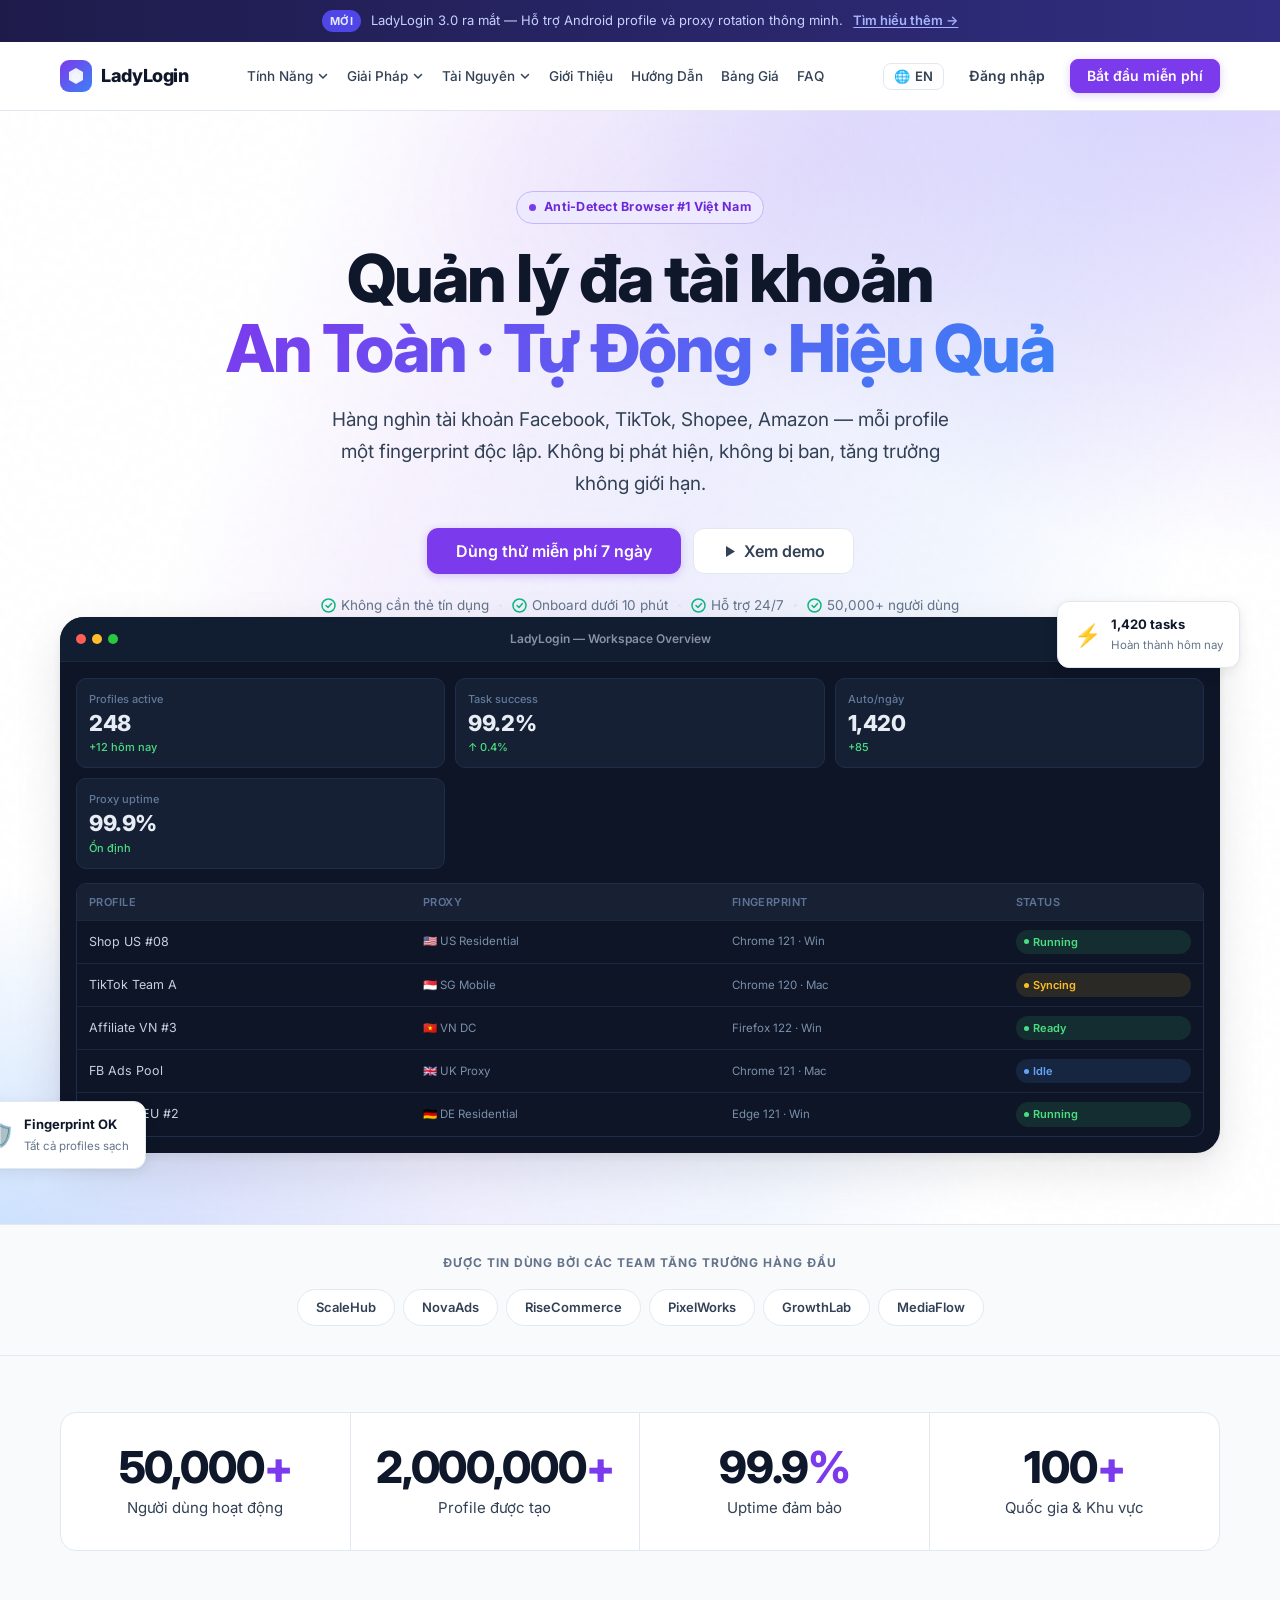
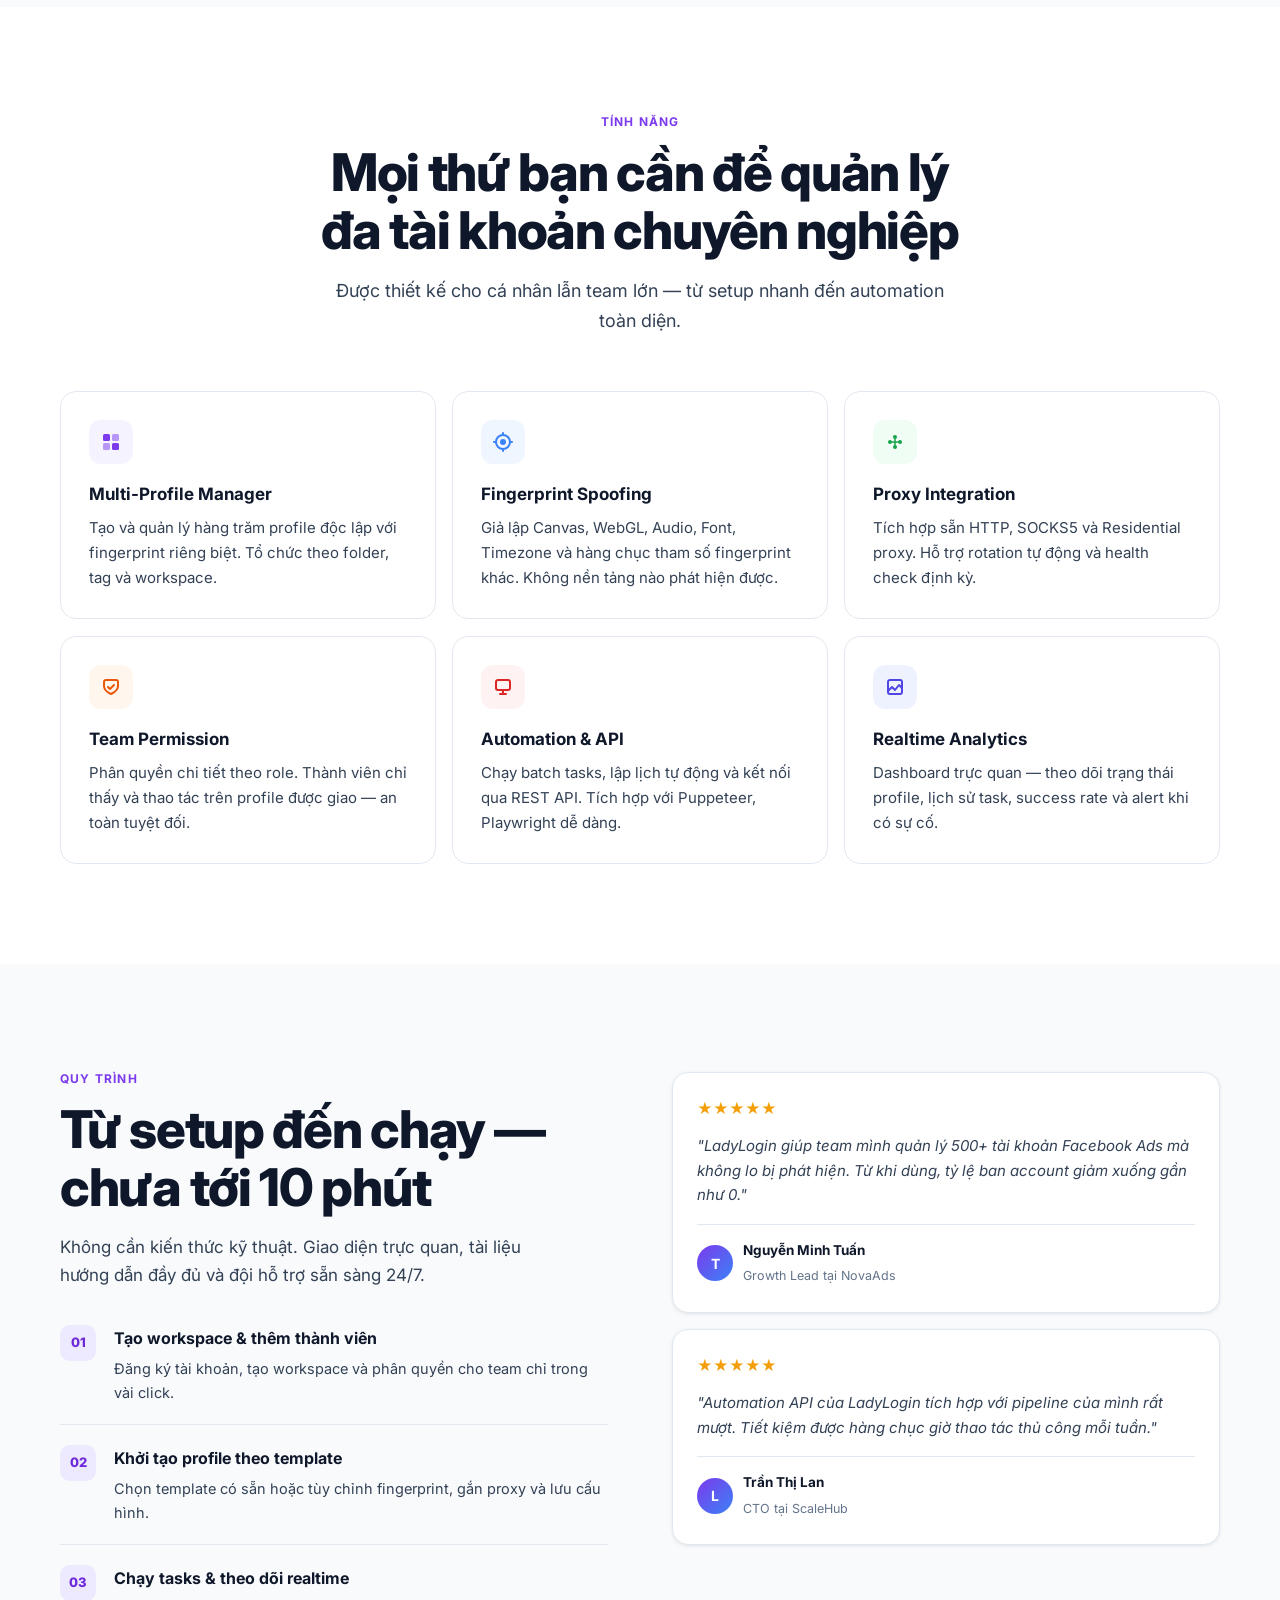
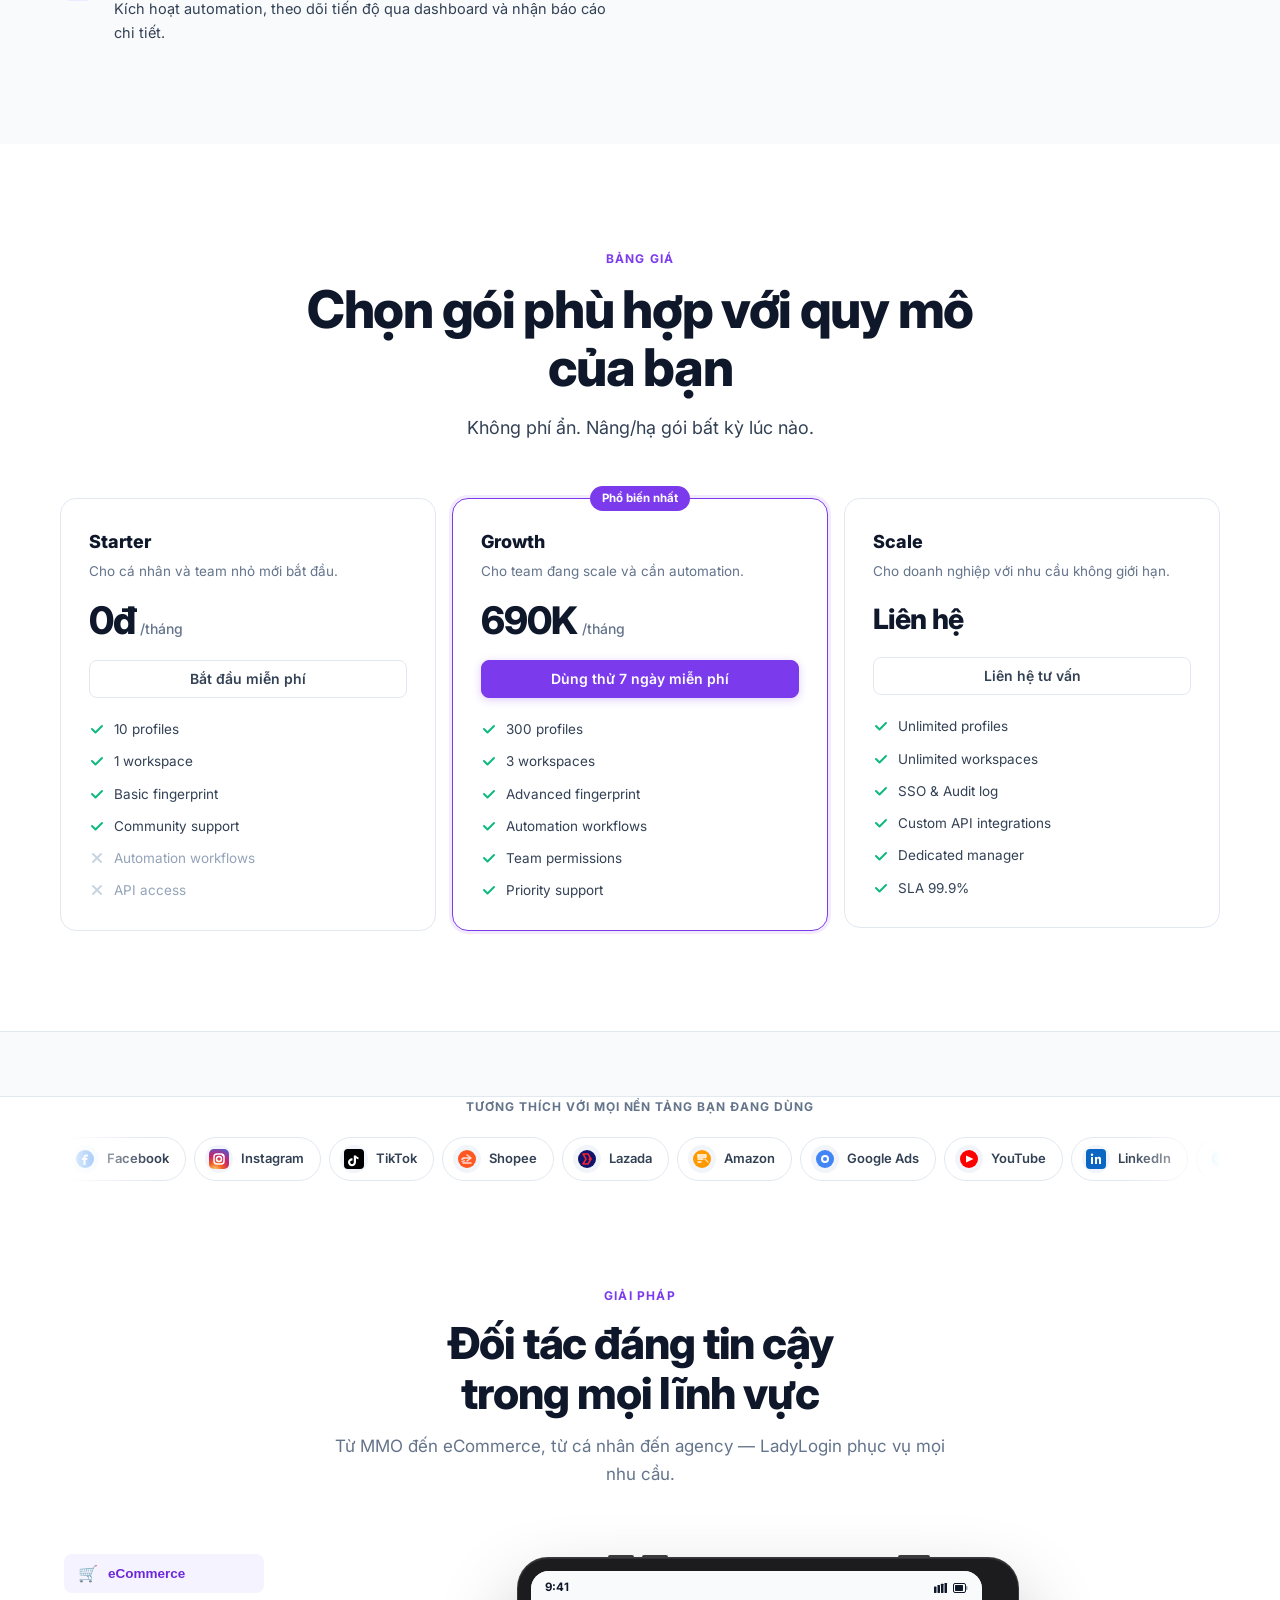
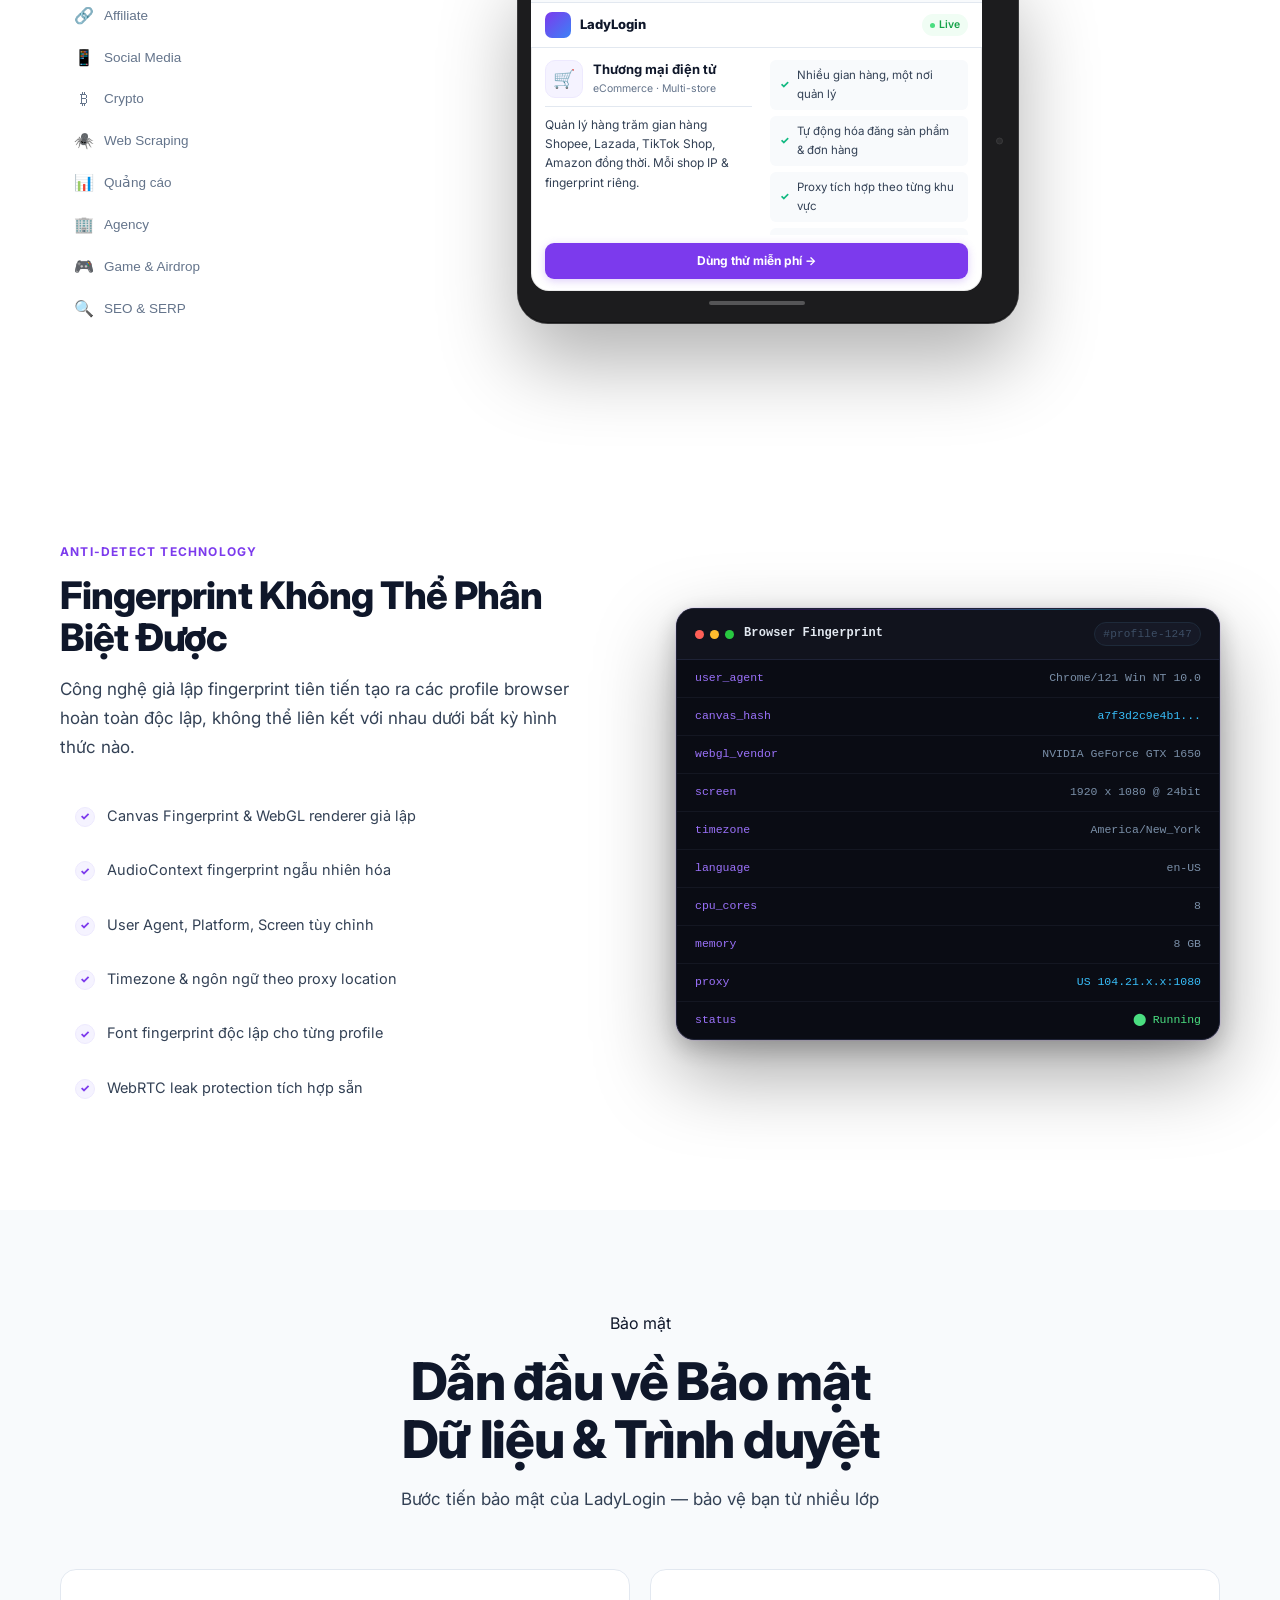
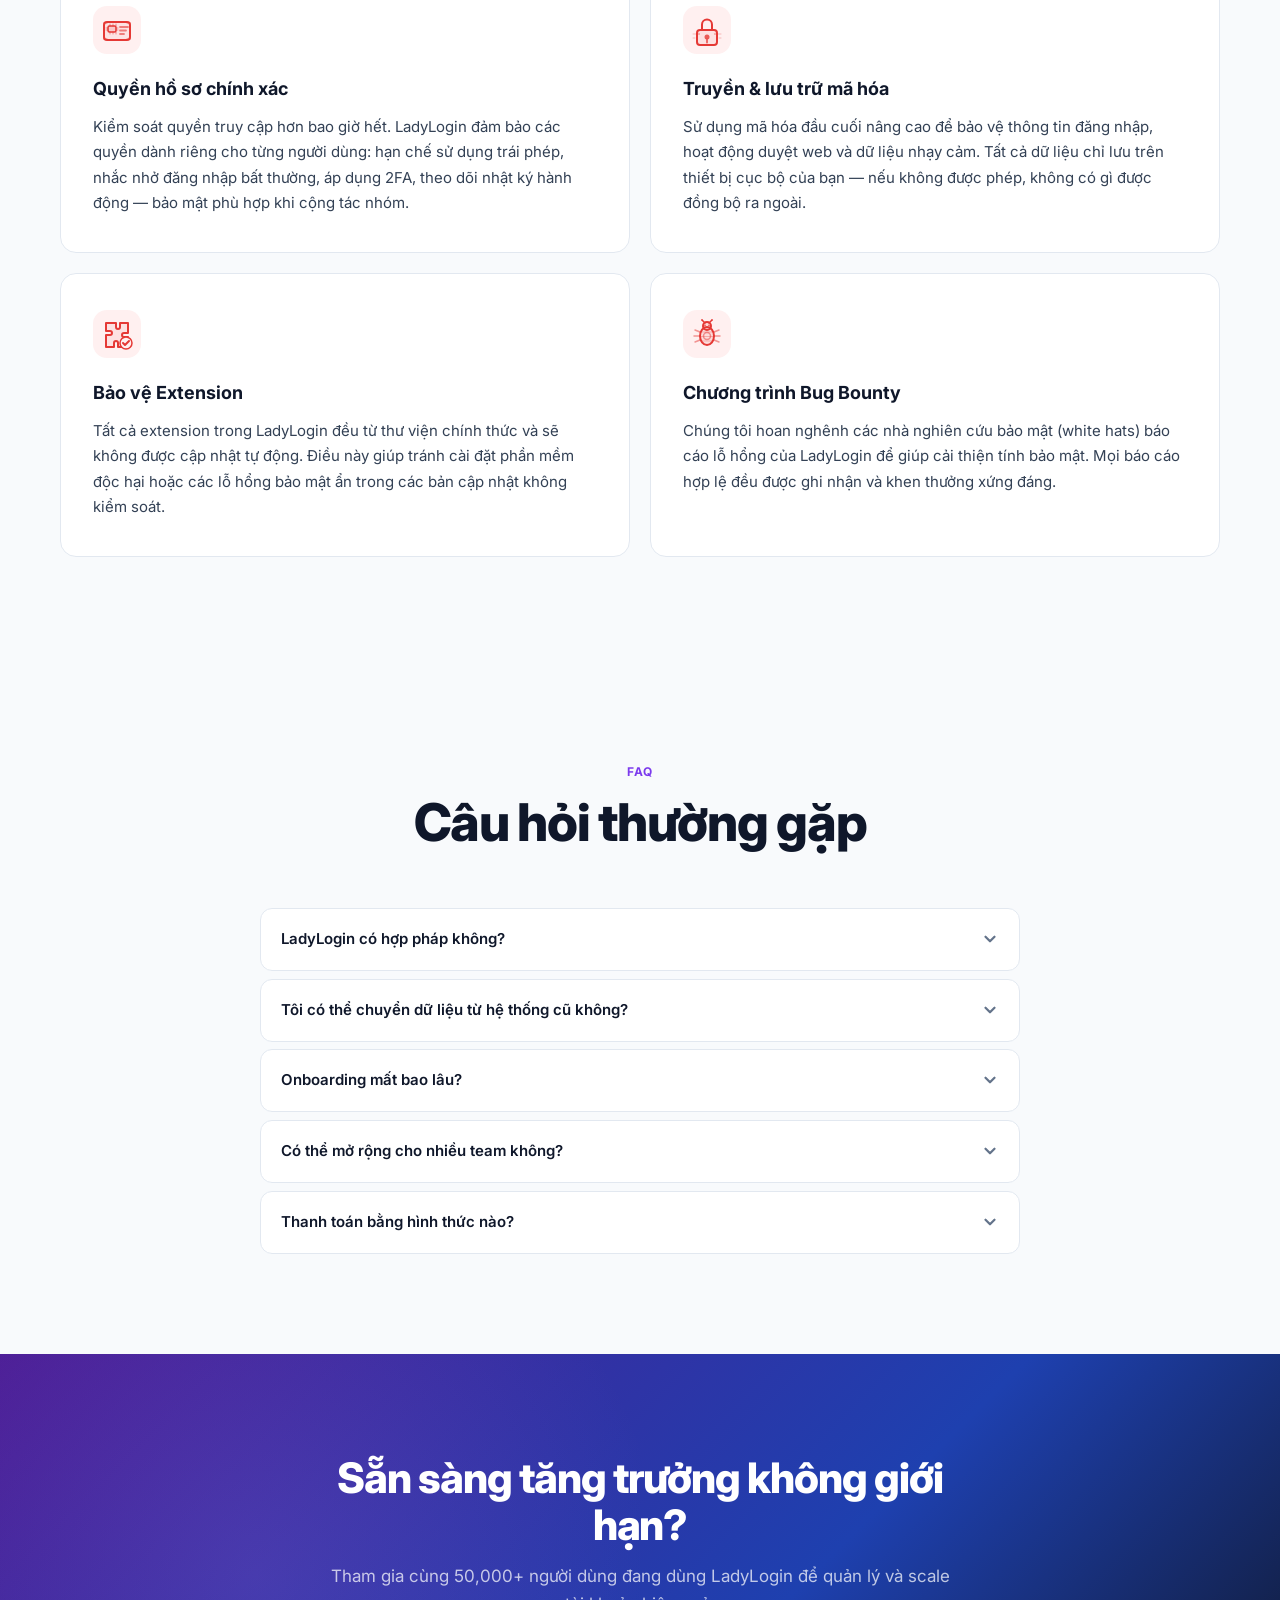
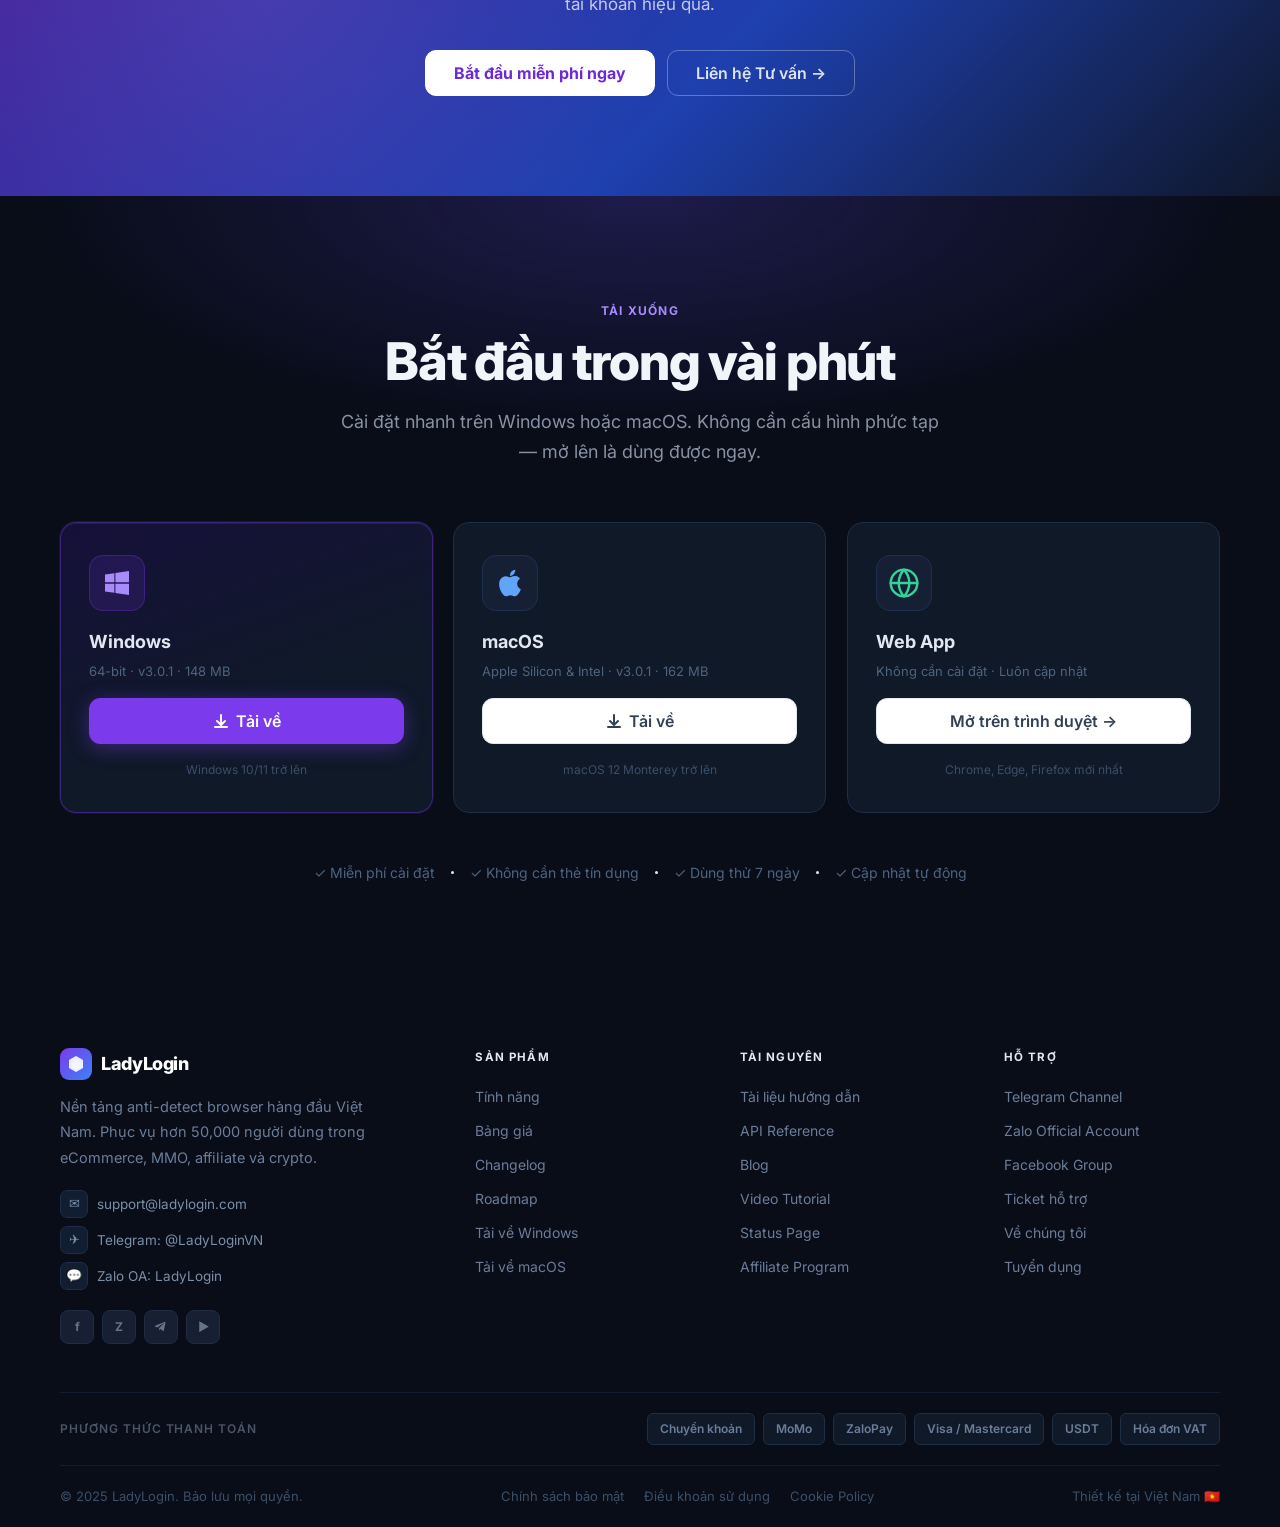
<file: .vscode/index.html>
<!DOCTYPE html>
<html lang="vi">
<head>
  <meta charset="UTF-8">
  <meta name="viewport" content="width=device-width, initial-scale=1.0">
  <title>LadyLogin – Anti-Detect Browser #1 Việt Nam</title>
  <meta name="description" content="Quản lý hàng nghìn tài khoản trên mọi nền tảng với fingerprint độc lập. Không bị phát hiện. Không bị ban.">
  <link rel="preconnect" href="https://fonts.googleapis.com">
  <link rel="preconnect" href="https://fonts.gstatic.com" crossorigin>
  <link href="https://fonts.googleapis.com/css2?family=Inter:wght@400;500;600;700;800&display=swap" rel="stylesheet">
  <link rel="stylesheet" href="style.css">
</head>
<body>
  <a class="skip-link" href="#main"></a>

  <div class="announcement-bar">
    <span class="announcement-badge" data-i18n="announce-badge">Mới</span>
    <span data-i18n="announce-text">LadyLogin 3.0 ra mắt — Hỗ trợ Android profile và proxy rotation thông minh.</span>
    <a href="https://app.ladylogin.com" data-i18n="announce-link">Tìm hiểu thêm →</a>
  </div>

  <header class="header">
    <div class="container nav-wrap">
      <a class="brand" href="#">
        <span class="brand-mark">
          <svg width="18" height="18" viewBox="0 0 18 18" fill="none">
            <path d="M9 1L16 5V13L9 17L2 13V5L9 1Z" fill="white" fill-opacity="0.9"/>
            <path d="M9 5L13 7.5V12.5L9 15L5 12.5V7.5L9 5Z" fill="white" fill-opacity="0.4"/>
          </svg>
        </span>
        <span class="brand-text">LadyLogin</span>
      </a>

      <button id="menuBtn" class="menu-btn" aria-label="Mở menu" aria-expanded="false">
        <svg width="20" height="20" viewBox="0 0 20 20" fill="none" stroke="currentColor" stroke-width="2" stroke-linecap="round">
          <line x1="3" y1="6" x2="17" y2="6"/>
          <line x1="3" y1="10" x2="17" y2="10"/>
          <line x1="3" y1="14" x2="17" y2="14"/>
        </svg>
      </button>

      <nav id="mainNav" class="nav">
        <div class="nav-dropdown" id="featuresDropdown">
          <button class="nav-dropdown-btn" aria-haspopup="true" aria-expanded="false">
            <span data-i18n="nav-features">Tính Năng</span>
            <svg class="nav-dropdown-chevron" width="12" height="12" viewBox="0 0 12 12" fill="none">
              <path d="M2.5 4.5L6 8L9.5 4.5" stroke="currentColor" stroke-width="1.5" stroke-linecap="round" stroke-linejoin="round"/>
            </svg>
          </button>
          <div class="nav-dropdown-menu" role="menu">
            <a href="#features" class="nav-dropdown-item" role="menuitem">
              <span class="nav-di-icon">👥</span>
              <span class="nav-di-text" data-i18n="feat-multi-account">Quản lý Đa tài khoản</span>
            </a>
            <a href="#features" class="nav-dropdown-item" role="menuitem">
              <span class="nav-di-icon">🔄</span>
              <span class="nav-di-text" data-i18n="feat-multi-window">Đồng bộ hóa Đa cửa sổ</span>
            </a>
            <a href="#features" class="nav-dropdown-item" role="menuitem">
              <span class="nav-di-icon">🤖</span>
              <span class="nav-di-text" data-i18n="feat-rpa">Tự động hóa RPA</span>
            </a>
            <a href="#features" class="nav-dropdown-item" role="menuitem">
              <span class="nav-di-icon">🔌</span>
              <span class="nav-di-text" data-i18n="feat-api">Tích hợp API Local</span>
            </a>
            <a href="#features" class="nav-dropdown-item" role="menuitem">
              <span class="nav-di-icon">📋</span>
              <span class="nav-di-text" data-i18n="feat-bulk">Thao tác Hồ sơ Hàng loạt</span>
            </a>
            <a href="#features" class="nav-dropdown-item" role="menuitem">
              <span class="nav-di-icon">🔐</span>
              <span class="nav-di-text" data-i18n="feat-team">Phân quyền &amp; Làm việc nhóm</span>
            </a>
            <a href="#features" class="nav-dropdown-item" role="menuitem">
              <span class="nav-di-icon">☁️</span>
              <span class="nav-di-text" data-i18n="feat-cloud">Hệ sinh thái Cloud Phone</span>
            </a>
            <a href="#features" class="nav-dropdown-item" role="menuitem">
              <span class="nav-di-icon">🛡️</span>
              <span class="nav-di-text" data-i18n="feat-security">Bảo mật Tài khoản Toàn diện</span>
            </a>
          </div>
        </div>
        <div class="nav-dropdown" id="solutionsDropdown">
          <button class="nav-dropdown-btn" aria-haspopup="true" aria-expanded="false">
            <span data-i18n="nav-solutions">Giải Pháp</span>
            <svg class="nav-dropdown-chevron" width="12" height="12" viewBox="0 0 12 12" fill="none">
              <path d="M2.5 4.5L6 8L9.5 4.5" stroke="currentColor" stroke-width="1.5" stroke-linecap="round" stroke-linejoin="round"/>
            </svg>
          </button>
          <div class="nav-dropdown-menu nav-mega-menu" role="menu">
            <div class="nav-mega-header">
              <span class="nav-mega-tag" data-i18n="sol-tag">Giải pháp</span>
              <span class="nav-mega-sub" data-i18n="sol-sub">Đối tác đáng tin cậy trong mọi lĩnh vực</span>
            </div>
            <div class="nav-mega-grid">
              <a href="#usecases" class="nav-mega-item" role="menuitem" onclick="switchTab(document.querySelector('.uc-tab:nth-child(1)'),'uc-ecommerce')">
                <span class="nav-mega-icon">🛒</span>
                <div><div class="nav-mega-title" data-i18n="sol-ecommerce">Thương mại Điện tử</div></div>
              </a>
              <a href="#usecases" class="nav-mega-item" role="menuitem" onclick="switchTab(document.querySelector('.uc-tab:nth-child(2)'),'uc-affiliate')">
                <span class="nav-mega-icon">🔗</span>
                <div><div class="nav-mega-title" data-i18n="sol-affiliate">Tiếp thị Liên kết</div></div>
              </a>
              <a href="#usecases" class="nav-mega-item" role="menuitem" onclick="switchTab(document.querySelector('.uc-tab:nth-child(3)'),'uc-social')">
                <span class="nav-mega-icon">📱</span>
                <div><div class="nav-mega-title" data-i18n="sol-social">Social Media</div></div>
              </a>
              <a href="#usecases" class="nav-mega-item" role="menuitem" onclick="switchTab(document.querySelector('.uc-tab:nth-child(4)'),'uc-crypto')">
                <span class="nav-mega-icon">₿</span>
                <div><div class="nav-mega-title" data-i18n="sol-crypto">Crypto</div></div>
              </a>
              <a href="#usecases" class="nav-mega-item" role="menuitem" onclick="switchTab(document.querySelector('.uc-tab:nth-child(5)'),'uc-scraping')">
                <span class="nav-mega-icon">🕷️</span>
                <div><div class="nav-mega-title" data-i18n="sol-scraping">Web Scraping</div></div>
              </a>
              <a href="#usecases" class="nav-mega-item" role="menuitem" onclick="switchTab(document.querySelector('.uc-tab:nth-child(6)'),'uc-ads')">
                <span class="nav-mega-icon">📊</span>
                <div><div class="nav-mega-title" data-i18n="sol-ads">Quảng cáo</div></div>
              </a>
              <a href="#usecases" class="nav-mega-item" role="menuitem" onclick="switchTab(document.querySelector('.uc-tab:nth-child(7)'),'uc-agency')">
                <span class="nav-mega-icon">🏢</span>
                <div><div class="nav-mega-title" data-i18n="sol-agency">Agency</div></div>
              </a>
              <a href="#usecases" class="nav-mega-item" role="menuitem" onclick="switchTab(document.querySelector('.uc-tab:nth-child(8)'),'uc-game')">
                <span class="nav-mega-icon">🎮</span>
                <div><div class="nav-mega-title" data-i18n="sol-game">Game &amp; Airdrop</div></div>
              </a>
              <a href="#usecases" class="nav-mega-item" role="menuitem" onclick="switchTab(document.querySelector('.uc-tab:nth-child(9)'),'uc-seo')">
                <span class="nav-mega-icon">🔍</span>
                <div><div class="nav-mega-title" data-i18n="sol-seo">SEO &amp; SERP</div></div>
              </a>
            </div>
          </div>
        </div>
        <div class="nav-dropdown" id="resourcesDropdown">
          <button class="nav-dropdown-btn" aria-haspopup="true" aria-expanded="false">
            <span data-i18n="nav-resources">Tài Nguyên</span>
            <svg class="nav-dropdown-chevron" width="12" height="12" viewBox="0 0 12 12" fill="none">
              <path d="M2.5 4.5L6 8L9.5 4.5" stroke="currentColor" stroke-width="1.5" stroke-linecap="round" stroke-linejoin="round"/>
            </svg>
          </button>
          <div class="nav-dropdown-menu" role="menu">
            <a href="#" class="nav-dropdown-item" role="menuitem">
              <span class="nav-di-icon">📝</span>
              <span class="nav-di-text" data-i18n="res-blog">Blog &amp; Kiến thức</span>
            </a>
            <a href="#" class="nav-dropdown-item" role="menuitem">
              <span class="nav-di-icon">🤝</span>
              <span class="nav-di-text" data-i18n="res-partner">Chương trình Đối tác</span>
            </a>
            <a href="#" class="nav-dropdown-item" role="menuitem">
              <span class="nav-di-icon">👨‍👩‍👧‍👦</span>
              <span class="nav-di-text" data-i18n="res-community">Cộng đồng Người dùng</span>
            </a>
            <a href="#" class="nav-dropdown-item" role="menuitem">
              <span class="nav-di-icon">🎧</span>
              <span class="nav-di-text" data-i18n="res-support">Trung tâm Hỗ trợ</span>
            </a>
            <a href="#" class="nav-dropdown-item" role="menuitem">
              <span class="nav-di-icon">🎬</span>
              <span class="nav-di-text" data-i18n="res-video">Video Hướng dẫn</span>
            </a>
            <a href="#" class="nav-dropdown-item" role="menuitem">
              <span class="nav-di-icon">✨</span>
              <span class="nav-di-text" data-i18n="res-brand">Câu chuyện Thương hiệu</span>
            </a>
          </div>
        </div>
        <a href="#about" data-i18n="nav-about">Giới Thiệu</a>
        <a href="#how" data-i18n="nav-guide">Hướng Dẫn</a>
        <a href="#pricing" data-i18n="nav-pricing">Bảng Giá</a>
        <a href="#faq">FAQ</a>
      </nav>

      <div class="actions">
        <button class="lang-btn" id="langBtn" onclick="toggleLang()" title="Switch language">
          <span class="lang-icon">🌐</span>
          <span id="langLabel">EN</span>
        </button>
        <a href="https://app.ladylogin.com"  class="btn btn-ghost"  data-i18n="btn-login">Đăng nhập</a>
        <a href="https://app.ladylogin.com" class="btn btn-primary" data-i18n="btn-start">Bắt đầu miễn phí</a>
      </div>
    </div>
  </header>

  <main id="main">

    <!-- HERO -->
    <section class="hero">
      <div class="container">

        <!-- Center content -->
        <div class="hero-content">
          <div class="hero-badge">
            <span class="badge-dot"></span>
            <span data-i18n="hero-badge">Anti-Detect Browser #1 Việt Nam</span>
          </div>
          <h1 data-i18n-html="hero-h1">Quản lý đa tài khoản<br><span class="gradient-text">An Toàn · Tự Động · Hiệu Quả</span></h1>
          <p class="hero-desc" data-i18n="hero-desc">
            Hàng nghìn tài khoản Facebook, TikTok, Shopee, Amazon — mỗi profile một fingerprint độc lập. Không bị phát hiện, không bị ban, tăng trưởng không giới hạn.
          </p>
          <div class="hero-cta">
            <a class="btn btn-primary btn-lg" href="https://app.ladylogin.com" data-i18n="hero-cta-1">
              Dùng thử miễn phí 7 ngày
            </a>
            <a class="btn btn-outline btn-lg" href="#features">
              <svg width="15" height="15" viewBox="0 0 15 15" fill="none">
                <polygon points="4,2 13,7.5 4,13" fill="currentColor"/>
              </svg>
              <span data-i18n="hero-cta-2">Xem demo</span>
            </a>
          </div>
          <div class="hero-trust">
            <div class="trust-item">
              <svg width="15" height="15" viewBox="0 0 15 15" fill="none"><circle cx="7.5" cy="7.5" r="6.5" stroke="#10b981" stroke-width="1.5"/><path d="M5 7.5L7 9.5L10.5 5.5" stroke="#10b981" stroke-width="1.5" stroke-linecap="round" stroke-linejoin="round"/></svg>
              <span data-i18n="trust-1">Không cần thẻ tín dụng</span>
            </div>
            <div class="trust-sep"></div>
            <div class="trust-item">
              <svg width="15" height="15" viewBox="0 0 15 15" fill="none"><circle cx="7.5" cy="7.5" r="6.5" stroke="#10b981" stroke-width="1.5"/><path d="M5 7.5L7 9.5L10.5 5.5" stroke="#10b981" stroke-width="1.5" stroke-linecap="round" stroke-linejoin="round"/></svg>
              <span data-i18n="trust-2">Onboard dưới 10 phút</span>
            </div>
            <div class="trust-sep"></div>
            <div class="trust-item">
              <svg width="15" height="15" viewBox="0 0 15 15" fill="none"><circle cx="7.5" cy="7.5" r="6.5" stroke="#10b981" stroke-width="1.5"/><path d="M5 7.5L7 9.5L10.5 5.5" stroke="#10b981" stroke-width="1.5" stroke-linecap="round" stroke-linejoin="round"/></svg>
              <span data-i18n="trust-3">Hỗ trợ 24/7</span>
            </div>
            <div class="trust-sep"></div>
            <div class="trust-item">
              <svg width="15" height="15" viewBox="0 0 15 15" fill="none"><circle cx="7.5" cy="7.5" r="6.5" stroke="#10b981" stroke-width="1.5"/><path d="M5 7.5L7 9.5L10.5 5.5" stroke="#10b981" stroke-width="1.5" stroke-linecap="round" stroke-linejoin="round"/></svg>
              <span data-i18n="trust-4">50,000+ người dùng</span>
            </div>
          </div>
        </div>

        <!-- Full-width visual -->
        <div class="hero-visual">
          <div class="float-card float-card-1">
            <div class="fc-icon">🛡️</div>
            <div>
              <div class="fc-title">Fingerprint OK</div>
              <div class="fc-sub" data-i18n="fc-sub-1">Tất cả profiles sạch</div>
            </div>
          </div>
          <div class="float-card float-card-2">
            <div class="fc-icon">⚡</div>
            <div>
              <div class="fc-title">1,420 tasks</div>
              <div class="fc-sub" data-i18n="fc-sub-2">Hoàn thành hôm nay</div>
            </div>
          </div>
          <div class="hero-panel">
            <div class="panel-titlebar">
              <div class="panel-dots">
                <span class="dot dot-red"></span>
                <span class="dot dot-yellow"></span>
                <span class="dot dot-green"></span>
              </div>
              <div class="panel-title">LadyLogin — Workspace Overview</div>
              <div class="panel-status"><span class="status-dot"></span> 248 profiles live</div>
            </div>
            <div class="panel-body">
              <div class="kpi-row">
                <div class="kpi-card">
                  <div class="kpi-label">Profiles active</div>
                  <div class="kpi-value">248</div>
                  <div class="kpi-trend trend-up" data-i18n="kpi-trend-1">+12 hôm nay</div>
                </div>
                <div class="kpi-card">
                  <div class="kpi-label">Task success</div>
                  <div class="kpi-value">99.2%</div>
                  <div class="kpi-trend trend-up">↑ 0.4%</div>
                </div>
                <div class="kpi-card">
                  <div class="kpi-label" data-i18n="kpi-auto">Auto/ngày</div>
                  <div class="kpi-value">1,420</div>
                  <div class="kpi-trend trend-up">+85</div>
                </div>
                <div class="kpi-card">
                  <div class="kpi-label">Proxy uptime</div>
                  <div class="kpi-value">99.9%</div>
                  <div class="kpi-trend trend-up" data-i18n="kpi-stable">Ổn định</div>
                </div>
              </div>
              <div class="panel-table">
                <div class="ptrow ptrow-head">
                  <span>Profile</span><span>Proxy</span><span>Fingerprint</span><span>Status</span>
                </div>
                <div class="ptrow">
                  <span>Shop US #08</span>
                  <span class="proxy-tag">🇺🇸 US Residential</span>
                  <span class="proxy-tag">Chrome 121 · Win</span>
                  <span class="status-badge status-ok">Running</span>
                </div>
                <div class="ptrow">
                  <span>TikTok Team A</span>
                  <span class="proxy-tag">🇸🇬 SG Mobile</span>
                  <span class="proxy-tag">Chrome 120 · Mac</span>
                  <span class="status-badge status-warn">Syncing</span>
                </div>
                <div class="ptrow">
                  <span>Affiliate VN #3</span>
                  <span class="proxy-tag">🇻🇳 VN DC</span>
                  <span class="proxy-tag">Firefox 122 · Win</span>
                  <span class="status-badge status-ok">Ready</span>
                </div>
                <div class="ptrow">
                  <span>FB Ads Pool</span>
                  <span class="proxy-tag">🇬🇧 UK Proxy</span>
                  <span class="proxy-tag">Chrome 121 · Mac</span>
                  <span class="status-badge status-idle">Idle</span>
                </div>
                <div class="ptrow">
                  <span>Amazon EU #2</span>
                  <span class="proxy-tag">🇩🇪 DE Residential</span>
                  <span class="proxy-tag">Edge 121 · Win</span>
                  <span class="status-badge status-ok">Running</span>
                </div>
              </div>
            </div>
          </div>
        </div>

      </div>
    </section>

    <!-- BRANDS -->
    <section class="brands-section">
      <div class="container">
        <p class="brands-label" data-i18n="brands-label">Được tin dùng bởi các team tăng trưởng hàng đầu</p>
        <div class="brands-list">
          <div class="brand-item">ScaleHub</div>
          <div class="brand-item">NovaAds</div>
          <div class="brand-item">RiseCommerce</div>
          <div class="brand-item">PixelWorks</div>
          <div class="brand-item">GrowthLab</div>
          <div class="brand-item">MediaFlow</div>
        </div>
      </div>
    </section>

    <!-- STATS -->
    <section class="stats-section">
      <div class="container">
        <div class="stats-grid">
          <div class="stat-card">
            <div class="stat-number">50,000<span>+</span></div>
            <div class="stat-label" data-i18n="stat-1">Người dùng hoạt động</div>
          </div>
          <div class="stat-card">
            <div class="stat-number">2,000,000<span>+</span></div>
            <div class="stat-label" data-i18n="stat-2">Profile được tạo</div>
          </div>
          <div class="stat-card">
            <div class="stat-number">99.9<span>%</span></div>
            <div class="stat-label" data-i18n="stat-3">Uptime đảm bảo</div>
          </div>
          <div class="stat-card">
            <div class="stat-number">100<span>+</span></div>
            <div class="stat-label" data-i18n="stat-4">Quốc gia &amp; Khu vực</div>
          </div>
        </div>
      </div>
    </section>

    <!-- FEATURES -->
    <section id="features" class="section">
      <div class="container">
        <div class="section-head">
          <div class="section-eyebrow" data-i18n="feat-eyebrow">Tính năng</div>
          <h2 data-i18n-html="feat-h2">Mọi thứ bạn cần để quản lý<br>đa tài khoản chuyên nghiệp</h2>
          <p data-i18n="feat-p">Được thiết kế cho cá nhân lẫn team lớn — từ setup nhanh đến automation toàn diện.</p>
        </div>
        <div class="feature-grid">
          <article class="feature-card">
            <div class="feature-icon feature-icon-purple">
              <svg width="20" height="20" viewBox="0 0 20 20" fill="none"><rect x="2" y="2" width="7" height="7" rx="1.5" fill="currentColor"/><rect x="11" y="2" width="7" height="7" rx="1.5" fill="currentColor" opacity="0.5"/><rect x="2" y="11" width="7" height="7" rx="1.5" fill="currentColor" opacity="0.5"/><rect x="11" y="11" width="7" height="7" rx="1.5" fill="currentColor"/></svg>
            </div>
            <h3>Multi-Profile Manager</h3>
            <p data-i18n="feat-1-p">Tạo và quản lý hàng trăm profile độc lập với fingerprint riêng biệt. Tổ chức theo folder, tag và workspace.</p>
          </article>
          <article class="feature-card">
            <div class="feature-icon feature-icon-blue">
              <svg width="20" height="20" viewBox="0 0 20 20" fill="none"><circle cx="10" cy="10" r="7" stroke="currentColor" stroke-width="2"/><circle cx="10" cy="10" r="3" fill="currentColor"/><path d="M10 3V1M10 19V17M3 10H1M19 10H17" stroke="currentColor" stroke-width="2" stroke-linecap="round"/></svg>
            </div>
            <h3>Fingerprint Spoofing</h3>
            <p data-i18n="feat-2-p">Giả lập Canvas, WebGL, Audio, Font, Timezone và hàng chục tham số fingerprint khác. Không nền tảng nào phát hiện được.</p>
          </article>
          <article class="feature-card">
            <div class="feature-icon feature-icon-green">
              <svg width="20" height="20" viewBox="0 0 20 20" fill="none"><circle cx="10" cy="5" r="2" fill="currentColor"/><circle cx="10" cy="15" r="2" fill="currentColor"/><circle cx="5" cy="10" r="2" fill="currentColor"/><circle cx="15" cy="10" r="2" fill="currentColor"/><path d="M10 7V13M7 10H13" stroke="currentColor" stroke-width="1.5" stroke-linecap="round"/></svg>
            </div>
            <h3>Proxy Integration</h3>
            <p data-i18n="feat-3-p">Tích hợp sẵn HTTP, SOCKS5 và Residential proxy. Hỗ trợ rotation tự động và health check định kỳ.</p>
          </article>
          <article class="feature-card">
            <div class="feature-icon feature-icon-orange">
              <svg width="20" height="20" viewBox="0 0 20 20" fill="none"><path d="M5 3H15C16.1 3 17 3.9 17 5V9C17 14 10 17 10 17C10 17 3 14 3 9V5C3 3.9 3.9 3 5 3Z" stroke="currentColor" stroke-width="2" stroke-linejoin="round"/><path d="M7 10L9 12L13 8" stroke="currentColor" stroke-width="2" stroke-linecap="round" stroke-linejoin="round"/></svg>
            </div>
            <h3>Team Permission</h3>
            <p data-i18n="feat-4-p">Phân quyền chi tiết theo role. Thành viên chỉ thấy và thao tác trên profile được giao — an toàn tuyệt đối.</p>
          </article>
          <article class="feature-card">
            <div class="feature-icon feature-icon-red">
              <svg width="20" height="20" viewBox="0 0 20 20" fill="none"><rect x="3" y="3" width="14" height="10" rx="2" stroke="currentColor" stroke-width="2"/><path d="M7 17H13M10 13V17" stroke="currentColor" stroke-width="2" stroke-linecap="round"/></svg>
            </div>
            <h3>Automation &amp; API</h3>
            <p data-i18n="feat-5-p">Chạy batch tasks, lập lịch tự động và kết nối qua REST API. Tích hợp với Puppeteer, Playwright dễ dàng.</p>
          </article>
          <article class="feature-card">
            <div class="feature-icon feature-icon-indigo">
              <svg width="20" height="20" viewBox="0 0 20 20" fill="none"><path d="M3 14L7 10L10 13L14 8L17 11" stroke="currentColor" stroke-width="2" stroke-linecap="round" stroke-linejoin="round"/><rect x="3" y="3" width="14" height="14" rx="2" stroke="currentColor" stroke-width="2"/></svg>
            </div>
            <h3>Realtime Analytics</h3>
            <p data-i18n="feat-6-p">Dashboard trực quan — theo dõi trạng thái profile, lịch sử task, success rate và alert khi có sự cố.</p>
          </article>
        </div>
      </div>
    </section>

    <!-- HOW IT WORKS -->
    <section id="how" class="section section-alt">
      <div class="container how-inner">
        <div>
          <div class="section-eyebrow" data-i18n="how-eyebrow">Quy trình</div>
          <h2 data-i18n="how-h2">Từ setup đến chạy — chưa tới 10 phút</h2>
          <p class="how-desc" data-i18n="how-desc">Không cần kiến thức kỹ thuật. Giao diện trực quan, tài liệu hướng dẫn đầy đủ và đội hỗ trợ sẵn sàng 24/7.</p>
          <div class="steps-list">
            <div class="step-item">
              <div class="step-num">01</div>
              <div class="step-body">
                <h4 data-i18n="step-1-h4">Tạo workspace &amp; thêm thành viên</h4>
                <p data-i18n="step-1-p">Đăng ký tài khoản, tạo workspace và phân quyền cho team chỉ trong vài click.</p>
              </div>
            </div>
            <div class="step-item">
              <div class="step-num">02</div>
              <div class="step-body">
                <h4 data-i18n="step-2-h4">Khởi tạo profile theo template</h4>
                <p data-i18n="step-2-p">Chọn template có sẵn hoặc tùy chỉnh fingerprint, gắn proxy và lưu cấu hình.</p>
              </div>
            </div>
            <div class="step-item">
              <div class="step-num">03</div>
              <div class="step-body">
                <h4 data-i18n="step-3-h4">Chạy tasks &amp; theo dõi realtime</h4>
                <p data-i18n="step-3-p">Kích hoạt automation, theo dõi tiến độ qua dashboard và nhận báo cáo chi tiết.</p>
              </div>
            </div>
          </div>
        </div>
        <div class="how-quote-col">
          <blockquote class="testimonial">
            <div class="testimonial-stars">★★★★★</div>
            <p data-i18n="test-1-q">"LadyLogin giúp team mình quản lý 500+ tài khoản Facebook Ads mà không lo bị phát hiện. Từ khi dùng, tỷ lệ ban account giảm xuống gần như 0."</p>
            <footer>
              <div class="testimonial-avatar">T</div>
              <div>
                <strong>Nguyễn Minh Tuấn</strong>
                <span data-i18n="test-1-role">Growth Lead tại NovaAds</span>
              </div>
            </footer>
          </blockquote>
          <blockquote class="testimonial">
            <div class="testimonial-stars">★★★★★</div>
            <p data-i18n="test-2-q">"Automation API của LadyLogin tích hợp với pipeline của mình rất mượt. Tiết kiệm được hàng chục giờ thao tác thủ công mỗi tuần."</p>
            <footer>
              <div class="testimonial-avatar">L</div>
              <div>
                <strong>Trần Thị Lan</strong>
                <span data-i18n="test-2-role">CTO tại ScaleHub</span>
              </div>
            </footer>
          </blockquote>
        </div>
      </div>
    </section>

    <!-- PRICING -->
    <section id="pricing" class="section">
      <div class="container">
        <div class="section-head">
          <div class="section-eyebrow" data-i18n="price-eyebrow">Bảng giá</div>
          <h2 data-i18n="price-h2">Chọn gói phù hợp với quy mô của bạn</h2>
          <p data-i18n="price-p">Không phí ẩn. Nâng/hạ gói bất kỳ lúc nào.</p>
        </div>
        <div class="pricing-grid">
          <article class="pricing-card">
            <div class="pc-header">
              <h3>Starter</h3>
              <p data-i18n="price-starter-p">Cho cá nhân và team nhỏ mới bắt đầu.</p>
            </div>
            <div class="pc-price">
              <span class="price-amount">0đ</span>
              <span class="price-period" data-i18n="price-period-1">/tháng</span>
            </div>
            <a class="btn btn-outline btn-block" href="https://app.ladylogin.com"data-i18n="price-starter-btn">Bắt đầu miễn phí</a>
            <div class="pc-features">
              <div class="pc-feat"><svg class="check-icon" viewBox="0 0 16 16" fill="none"><path d="M3 8L6.5 11.5L13 5" stroke="currentColor" stroke-width="2" stroke-linecap="round" stroke-linejoin="round"/></svg>10 profiles</div>
              <div class="pc-feat"><svg class="check-icon" viewBox="0 0 16 16" fill="none"><path d="M3 8L6.5 11.5L13 5" stroke="currentColor" stroke-width="2" stroke-linecap="round" stroke-linejoin="round"/></svg>1 workspace</div>
              <div class="pc-feat"><svg class="check-icon" viewBox="0 0 16 16" fill="none"><path d="M3 8L6.5 11.5L13 5" stroke="currentColor" stroke-width="2" stroke-linecap="round" stroke-linejoin="round"/></svg>Basic fingerprint</div>
              <div class="pc-feat"><svg class="check-icon" viewBox="0 0 16 16" fill="none"><path d="M3 8L6.5 11.5L13 5" stroke="currentColor" stroke-width="2" stroke-linecap="round" stroke-linejoin="round"/></svg>Community support</div>
              <div class="pc-feat pc-feat-dim"><svg class="x-icon" viewBox="0 0 16 16" fill="none"><path d="M4 4L12 12M12 4L4 12" stroke="currentColor" stroke-width="2" stroke-linecap="round"/></svg>Automation workflows</div>
              <div class="pc-feat pc-feat-dim"><svg class="x-icon" viewBox="0 0 16 16" fill="none"><path d="M4 4L12 12M12 4L4 12" stroke="currentColor" stroke-width="2" stroke-linecap="round"/></svg>API access</div>
            </div>
          </article>

          <article class="pricing-card pricing-card-featured">
            <div class="pc-badge" data-i18n="price-badge">Phổ biến nhất</div>
            <div class="pc-header">
              <h3>Growth</h3>
              <p data-i18n="price-growth-p">Cho team đang scale và cần automation.</p>
            </div>
            <div class="pc-price">
              <span class="price-amount">690K</span>
              <span class="price-period" data-i18n="price-period-2">/tháng</span>
            </div>
            <a class="btn btn-primary btn-block" href="https://app.ladylogin.com" data-i18n="price-growth-btn">Dùng thử 7 ngày miễn phí</a>
            <div class="pc-features">
              <div class="pc-feat"><svg class="check-icon" viewBox="0 0 16 16" fill="none"><path d="M3 8L6.5 11.5L13 5" stroke="currentColor" stroke-width="2" stroke-linecap="round" stroke-linejoin="round"/></svg>300 profiles</div>
              <div class="pc-feat"><svg class="check-icon" viewBox="0 0 16 16" fill="none"><path d="M3 8L6.5 11.5L13 5" stroke="currentColor" stroke-width="2" stroke-linecap="round" stroke-linejoin="round"/></svg>3 workspaces</div>
              <div class="pc-feat"><svg class="check-icon" viewBox="0 0 16 16" fill="none"><path d="M3 8L6.5 11.5L13 5" stroke="currentColor" stroke-width="2" stroke-linecap="round" stroke-linejoin="round"/></svg>Advanced fingerprint</div>
              <div class="pc-feat"><svg class="check-icon" viewBox="0 0 16 16" fill="none"><path d="M3 8L6.5 11.5L13 5" stroke="currentColor" stroke-width="2" stroke-linecap="round" stroke-linejoin="round"/></svg>Automation workflows</div>
              <div class="pc-feat"><svg class="check-icon" viewBox="0 0 16 16" fill="none"><path d="M3 8L6.5 11.5L13 5" stroke="currentColor" stroke-width="2" stroke-linecap="round" stroke-linejoin="round"/></svg>Team permissions</div>
              <div class="pc-feat"><svg class="check-icon" viewBox="0 0 16 16" fill="none"><path d="M3 8L6.5 11.5L13 5" stroke="currentColor" stroke-width="2" stroke-linecap="round" stroke-linejoin="round"/></svg>Priority support</div>
            </div>
          </article>

          <article class="pricing-card">
            <div class="pc-header">
              <h3>Scale</h3>
              <p data-i18n="price-scale-p">Cho doanh nghiệp với nhu cầu không giới hạn.</p>
            </div>
            <div class="pc-price">
              <span class="price-amount" style="font-size:28px;line-height:1.3" data-i18n="price-scale-amount">Liên hệ</span>
            </div>
            <a class="btn btn-outline btn-block" href="https://app.ladylogin.com" data-i18n="price-scale-btn">Liên hệ tư vấn</a>
            <div class="pc-features">
              <div class="pc-feat"><svg class="check-icon" viewBox="0 0 16 16" fill="none"><path d="M3 8L6.5 11.5L13 5" stroke="currentColor" stroke-width="2" stroke-linecap="round" stroke-linejoin="round"/></svg>Unlimited profiles</div>
              <div class="pc-feat"><svg class="check-icon" viewBox="0 0 16 16" fill="none"><path d="M3 8L6.5 11.5L13 5" stroke="currentColor" stroke-width="2" stroke-linecap="round" stroke-linejoin="round"/></svg>Unlimited workspaces</div>
              <div class="pc-feat"><svg class="check-icon" viewBox="0 0 16 16" fill="none"><path d="M3 8L6.5 11.5L13 5" stroke="currentColor" stroke-width="2" stroke-linecap="round" stroke-linejoin="round"/></svg>SSO &amp; Audit log</div>
              <div class="pc-feat"><svg class="check-icon" viewBox="0 0 16 16" fill="none"><path d="M3 8L6.5 11.5L13 5" stroke="currentColor" stroke-width="2" stroke-linecap="round" stroke-linejoin="round"/></svg>Custom API integrations</div>
              <div class="pc-feat"><svg class="check-icon" viewBox="0 0 16 16" fill="none"><path d="M3 8L6.5 11.5L13 5" stroke="currentColor" stroke-width="2" stroke-linecap="round" stroke-linejoin="round"/></svg>Dedicated manager</div>
              <div class="pc-feat"><svg class="check-icon" viewBox="0 0 16 16" fill="none"><path d="M3 8L6.5 11.5L13 5" stroke="currentColor" stroke-width="2" stroke-linecap="round" stroke-linejoin="round"/></svg>SLA 99.9%</div>
            </div>
          </article>
        </div>
      </div>
    </section>
    <!-- PARTNER BAR -->
  <section class="partner-section">
  </section>
    <div class="container">
      <p class="partner-label" data-i18n="partner-label">Tương thích với mọi nền tảng bạn đang dùng</p>
      <div class="partner-track-wrap">
        <div class="partner-track" id="partnerTrack">
          <span class="partner-item"><span class="p-icon"><svg width="20" height="20" viewBox="0 0 20 20" fill="none"><circle cx="10" cy="10" r="9" fill="#1877F2"/><path d="M11.5 7.5h1.5V5.5h-1.5C9.6 5.5 8.5 6.6 8.5 8v1H7v2h1.5V16h2v-5H12l.5-2h-2V8c0-.3.2-.5.5-.5Z" fill="white"/></svg></span>Facebook</span>
          <span class="partner-item"><span class="p-icon"><svg width="20" height="20" viewBox="0 0 20 20" fill="none"><defs><radialGradient id="ig1" cx="30%" cy="107%" r="120%"><stop offset="0%" stop-color="#ffd879"/><stop offset="30%" stop-color="#f26522"/><stop offset="60%" stop-color="#cc2366"/><stop offset="100%" stop-color="#515bd4"/></radialGradient></defs><rect width="20" height="20" rx="5" fill="url(#ig1)"/><rect x="5" y="5" width="10" height="10" rx="3" fill="none" stroke="white" stroke-width="1.5"/><circle cx="10" cy="10" r="2.5" fill="none" stroke="white" stroke-width="1.5"/><circle cx="13.5" cy="6.5" r="0.8" fill="white"/></svg></span>Instagram</span>
          <span class="partner-item"><span class="p-icon"><svg width="20" height="20" viewBox="0 0 20 20" fill="none"><rect width="20" height="20" rx="4" fill="black"/><path d="M12 6.5c.5 1 1.5 1.7 2.5 1.8v2c-.8-.1-1.6-.4-2.5-1v4c0 2.2-1.8 4-4 4s-4-1.8-4-4 1.8-4 4-4c.2 0 .3 0 .5.1v2.1c-.2 0-.3-.1-.5-.1-1 0-1.8.8-1.8 1.8s.8 1.8 1.8 1.8 1.8-.8 1.8-1.8V6.5H12Z" fill="white"/></svg></span>TikTok</span>
          <span class="partner-item"><span class="p-icon"><svg width="20" height="20" viewBox="0 0 20 20" fill="none"><circle cx="10" cy="10" r="9" fill="#FF5722"/><path d="M6 9h8M10 6l4 3-4 3M6 14h8" stroke="white" stroke-width="1.5" stroke-linecap="round" stroke-linejoin="round" opacity="0.8"/><text x="4" y="13" font-size="6" fill="white" font-family="Arial" font-weight="bold">S</text></svg></span>Shopee</span>
          <span class="partner-item"><span class="p-icon"><svg width="20" height="20" viewBox="0 0 20 20" fill="none"><circle cx="10" cy="10" r="9" fill="#0F146D"/><path d="M6 5h5l3 5-3 5H6l3-5Z" fill="none" stroke="#F5222D" stroke-width="1.5" stroke-linejoin="round"/><circle cx="13" cy="10" r="1.5" fill="#F5222D"/></svg></span>Lazada</span>
          <span class="partner-item"><span class="p-icon"><svg width="20" height="20" viewBox="0 0 20 20" fill="none"><circle cx="10" cy="10" r="9" fill="#FF9900"/><path d="M6 6h8v2H6zM6 10h5M6 13h3" stroke="white" stroke-width="1.3" stroke-linecap="round"/><path d="M13 10 L16 13" stroke="white" stroke-width="1.3" stroke-linecap="round" opacity="0.7"/></svg></span>Amazon</span>
          <span class="partner-item"><span class="p-icon"><svg width="20" height="20" viewBox="0 0 20 20" fill="none"><circle cx="10" cy="10" r="9" fill="#4285F4"/><circle cx="10" cy="10" r="4" fill="white"/><circle cx="10" cy="10" r="2" fill="#4285F4"/><path d="M10 2v3M10 15v3M2 10h3M15 10h3" stroke="#4285F4" stroke-width="1.5" opacity="0.4"/></svg></span>Google Ads</span>
          <span class="partner-item"><span class="p-icon"><svg width="20" height="20" viewBox="0 0 20 20" fill="none"><circle cx="10" cy="10" r="9" fill="#FF0000"/><path d="M7 6.5 L14.5 10 L7 13.5 Z" fill="white"/></svg></span>YouTube</span>
          <span class="partner-item"><span class="p-icon"><svg width="20" height="20" viewBox="0 0 20 20" fill="none"><rect width="20" height="20" rx="4" fill="#0A66C2"/><path d="M5 8h2v7H5zM6 7a1.2 1.2 0 1 0 0-2.4A1.2 1.2 0 0 0 6 7zM9 8h2v1c.4-.7 1.2-1.2 2-1.2C14.7 7.8 15 9 15 10.5V15h-2v-4c0-.8-.3-1.5-1-1.5-.8 0-1 .7-1 1.5v4H9V8Z" fill="white"/></svg></span>LinkedIn</span>
          <span class="partner-item"><span class="p-icon"><svg width="20" height="20" viewBox="0 0 20 20" fill="none"><circle cx="10" cy="10" r="9" fill="#29B6F6"/><path d="M4.5 10.5 L9 14 L15.5 6" stroke="white" stroke-width="1.8" stroke-linecap="round" stroke-linejoin="round" opacity="0.3"/><path d="M4 9.5 L9 13 L16 5.5" stroke="white" stroke-width="1.5" stroke-linecap="round" stroke-linejoin="round"/></svg></span>Telegram</span>
          <span class="partner-item"><span class="p-icon"><svg width="20" height="20" viewBox="0 0 20 20" fill="none"><circle cx="10" cy="10" r="9" fill="#F7931A"/><path d="M12.5 8.5c.2-1.3-.8-2-2.2-2.4L10.7 4l-1.2.3.4 1.5-1 .2-.4-1.5-1.2.3.4 1.5-2.4.6.3 1.2s.9-.2.9.1l.8 3.2c0 .2-.1.3-.3.4l-.9.2.1 1.4 2.4-.6.4 1.7 1.2-.3-.4-1.7 1-.2.4 1.7 1.2-.3-.4-1.7c1.4-.4 2.3-1.3 2.1-2.6ZM11 11.5c-.2 1-2.2.5-2.8.3l-.5-2c.6-.2 2.7-.6 3 .3l.3 1.4Zm.2-3.1c-.2.8-1.9.4-2.4.3l-.5-1.8c.5-.1 2.4-.5 2.7.3l.2 1.2Z" fill="white"/></svg></span>Crypto / Web3</span>
          <span class="partner-item"><span class="p-icon"><svg width="20" height="20" viewBox="0 0 20 20" fill="none"><circle cx="10" cy="10" r="9" fill="#E53238"/><path d="M10 4.5a5.5 5.5 0 1 0 0 11 5.5 5.5 0 0 0 0-11Zm0 2a3.5 3.5 0 1 1 0 7 3.5 3.5 0 0 1 0-7Z" fill="white"/><path d="M10 8.5 L11.5 10 L10 11.5 L8.5 10 Z" fill="white" opacity="0.8"/></svg></span>eBay</span>
          <span class="partner-item"><span class="p-icon"><svg width="20" height="20" viewBox="0 0 20 20" fill="none"><rect width="20" height="20" rx="4" fill="#5865F2"/><path d="M14 7c-1-.5-2-.8-3-1l-.2.4c1 .2 2 .6 2.8 1.2A9.8 9.8 0 0 0 10 7c-1.4 0-2.7.2-3.8.6C7 7 8 6.5 9.2 6.4L9 6C8 6.2 7 6.5 6 7c-1.5 3-1.8 5.5-1.5 7 1 .8 2.2 1 3 1l.5-.8c-.7-.2-1.5-.6-2-1.2 1 .5 2.5 1 4 1s3-.5 4-1c-.5.6-1.3 1-2 1.2l.5.8c.8 0 2-.2 3-1 .3-1.5 0-4-1.5-7ZM8.5 12.5c-.6 0-1-.5-1-1s.4-1 1-1 1 .5 1 1-.4 1-1 1Zm3 0c-.6 0-1-.5-1-1s.4-1 1-1 1 .5 1 1-.4 1-1 1Z" fill="white"/></svg></span>Discord</span>
          <span class="partner-item"><span class="p-icon"><svg width="20" height="20" viewBox="0 0 20 20" fill="none"><circle cx="10" cy="10" r="9" fill="#FF3B30"/><path d="M6 7h8l-1 7H7Z" fill="white" opacity="0.9"/><path d="M8 7V6a2 2 0 0 1 4 0v1" stroke="white" stroke-width="1.3" stroke-linecap="round" fill="none"/></svg></span>Temu</span>
          <!-- Duplicate for seamless loop -->
          <span class="partner-item"><span class="p-icon"><svg width="20" height="20" viewBox="0 0 20 20" fill="none"><circle cx="10" cy="10" r="9" fill="#1877F2"/><path d="M11.5 7.5h1.5V5.5h-1.5C9.6 5.5 8.5 6.6 8.5 8v1H7v2h1.5V16h2v-5H12l.5-2h-2V8c0-.3.2-.5.5-.5Z" fill="white"/></svg></span>Facebook</span>
          <span class="partner-item"><span class="p-icon"><svg width="20" height="20" viewBox="0 0 20 20" fill="none"><defs><radialGradient id="ig2" cx="30%" cy="107%" r="120%"><stop offset="0%" stop-color="#ffd879"/><stop offset="30%" stop-color="#f26522"/><stop offset="60%" stop-color="#cc2366"/><stop offset="100%" stop-color="#515bd4"/></radialGradient></defs><rect width="20" height="20" rx="5" fill="url(#ig2)"/><rect x="5" y="5" width="10" height="10" rx="3" fill="none" stroke="white" stroke-width="1.5"/><circle cx="10" cy="10" r="2.5" fill="none" stroke="white" stroke-width="1.5"/><circle cx="13.5" cy="6.5" r="0.8" fill="white"/></svg></span>Instagram</span>
          <span class="partner-item"><span class="p-icon"><svg width="20" height="20" viewBox="0 0 20 20" fill="none"><rect width="20" height="20" rx="4" fill="black"/><path d="M12 6.5c.5 1 1.5 1.7 2.5 1.8v2c-.8-.1-1.6-.4-2.5-1v4c0 2.2-1.8 4-4 4s-4-1.8-4-4 1.8-4 4-4c.2 0 .3 0 .5.1v2.1c-.2 0-.3-.1-.5-.1-1 0-1.8.8-1.8 1.8s.8 1.8 1.8 1.8 1.8-.8 1.8-1.8V6.5H12Z" fill="white"/></svg></span>TikTok</span>
          <span class="partner-item"><span class="p-icon"><svg width="20" height="20" viewBox="0 0 20 20" fill="none"><circle cx="10" cy="10" r="9" fill="#FF5722"/><path d="M6 9h8M10 6l4 3-4 3M6 14h8" stroke="white" stroke-width="1.5" stroke-linecap="round" stroke-linejoin="round" opacity="0.8"/><text x="4" y="13" font-size="6" fill="white" font-family="Arial" font-weight="bold">S</text></svg></span>Shopee</span>
          <span class="partner-item"><span class="p-icon"><svg width="20" height="20" viewBox="0 0 20 20" fill="none"><circle cx="10" cy="10" r="9" fill="#0F146D"/><path d="M6 5h5l3 5-3 5H6l3-5Z" fill="none" stroke="#F5222D" stroke-width="1.5" stroke-linejoin="round"/><circle cx="13" cy="10" r="1.5" fill="#F5222D"/></svg></span>Lazada</span>
          <span class="partner-item"><span class="p-icon"><svg width="20" height="20" viewBox="0 0 20 20" fill="none"><circle cx="10" cy="10" r="9" fill="#FF9900"/><path d="M6 6h8v2H6zM6 10h5M6 13h3" stroke="white" stroke-width="1.3" stroke-linecap="round"/><path d="M13 10 L16 13" stroke="white" stroke-width="1.3" stroke-linecap="round" opacity="0.7"/></svg></span>Amazon</span>
          <span class="partner-item"><span class="p-icon"><svg width="20" height="20" viewBox="0 0 20 20" fill="none"><circle cx="10" cy="10" r="9" fill="#4285F4"/><circle cx="10" cy="10" r="4" fill="white"/><circle cx="10" cy="10" r="2" fill="#4285F4"/><path d="M10 2v3M10 15v3M2 10h3M15 10h3" stroke="#4285F4" stroke-width="1.5" opacity="0.4"/></svg></span>Google Ads</span>
          <span class="partner-item"><span class="p-icon"><svg width="20" height="20" viewBox="0 0 20 20" fill="none"><circle cx="10" cy="10" r="9" fill="#FF0000"/><path d="M7 6.5 L14.5 10 L7 13.5 Z" fill="white"/></svg></span>YouTube</span>
          <span class="partner-item"><span class="p-icon"><svg width="20" height="20" viewBox="0 0 20 20" fill="none"><rect width="20" height="20" rx="4" fill="#0A66C2"/><path d="M5 8h2v7H5zM6 7a1.2 1.2 0 1 0 0-2.4A1.2 1.2 0 0 0 6 7zM9 8h2v1c.4-.7 1.2-1.2 2-1.2C14.7 7.8 15 9 15 10.5V15h-2v-4c0-.8-.3-1.5-1-1.5-.8 0-1 .7-1 1.5v4H9V8Z" fill="white"/></svg></span>LinkedIn</span>
          <span class="partner-item"><span class="p-icon"><svg width="20" height="20" viewBox="0 0 20 20" fill="none"><circle cx="10" cy="10" r="9" fill="#29B6F6"/><path d="M4.5 10.5 L9 14 L15.5 6" stroke="white" stroke-width="1.8" stroke-linecap="round" stroke-linejoin="round" opacity="0.3"/><path d="M4 9.5 L9 13 L16 5.5" stroke="white" stroke-width="1.5" stroke-linecap="round" stroke-linejoin="round"/></svg></span>Telegram</span>
          <span class="partner-item"><span class="p-icon"><svg width="20" height="20" viewBox="0 0 20 20" fill="none"><circle cx="10" cy="10" r="9" fill="#F7931A"/><path d="M12.5 8.5c.2-1.3-.8-2-2.2-2.4L10.7 4l-1.2.3.4 1.5-1 .2-.4-1.5-1.2.3.4 1.5-2.4.6.3 1.2s.9-.2.9.1l.8 3.2c0 .2-.1.3-.3.4l-.9.2.1 1.4 2.4-.6.4 1.7 1.2-.3-.4-1.7 1-.2.4 1.7 1.2-.3-.4-1.7c1.4-.4 2.3-1.3 2.1-2.6ZM11 11.5c-.2 1-2.2.5-2.8.3l-.5-2c.6-.2 2.7-.6 3 .3l.3 1.4Zm.2-3.1c-.2.8-1.9.4-2.4.3l-.5-1.8c.5-.1 2.4-.5 2.7.3l.2 1.2Z" fill="white"/></svg></span>Crypto / Web3</span>
          <span class="partner-item"><span class="p-icon"><svg width="20" height="20" viewBox="0 0 20 20" fill="none"><circle cx="10" cy="10" r="9" fill="#E53238"/><path d="M10 4.5a5.5 5.5 0 1 0 0 11 5.5 5.5 0 0 0 0-11Zm0 2a3.5 3.5 0 1 1 0 7 3.5 3.5 0 0 1 0-7Z" fill="white"/><path d="M10 8.5 L11.5 10 L10 11.5 L8.5 10 Z" fill="white" opacity="0.8"/></svg></span>eBay</span>
          <span class="partner-item"><span class="p-icon"><svg width="20" height="20" viewBox="0 0 20 20" fill="none"><rect width="20" height="20" rx="4" fill="#5865F2"/><path d="M14 7c-1-.5-2-.8-3-1l-.2.4c1 .2 2 .6 2.8 1.2A9.8 9.8 0 0 0 10 7c-1.4 0-2.7.2-3.8.6C7 7 8 6.5 9.2 6.4L9 6C8 6.2 7 6.5 6 7c-1.5 3-1.8 5.5-1.5 7 1 .8 2.2 1 3 1l.5-.8c-.7-.2-1.5-.6-2-1.2 1 .5 2.5 1 4 1s3-.5 4-1c-.5.6-1.3 1-2 1.2l.5.8c.8 0 2-.2 3-1 .3-1.5 0-4-1.5-7ZM8.5 12.5c-.6 0-1-.5-1-1s.4-1 1-1 1 .5 1 1-.4 1-1 1Zm3 0c-.6 0-1-.5-1-1s.4-1 1-1 1 .5 1 1-.4 1-1 1Z" fill="white"/></svg></span>Discord</span>
          <span class="partner-item"><span class="p-icon"><svg width="20" height="20" viewBox="0 0 20 20" fill="none"><circle cx="10" cy="10" r="9" fill="#FF3B30"/><path d="M6 7h8l-1 7H7Z" fill="white" opacity="0.9"/><path d="M8 7V6a2 2 0 0 1 4 0v1" stroke="white" stroke-width="1.3" stroke-linecap="round" fill="none"/></svg></span>Temu</span>
        </div>
      </div>
    </div>
  </section>
  <!-- USE CASES -->
  <section id="usecases" class="usecases-section section">
    <div class="container">
      <div class="section-head">
        <div class="section-tag" data-i18n="uc-tag">Giải pháp</div>
        <h2 class="section-title" data-i18n-html="uc-h2">Đối tác đáng tin cậy<br>trong mọi lĩnh vực</h2>
        <p class="section-desc" data-i18n="uc-desc">Từ MMO đến eCommerce, từ cá nhân đến agency — LadyLogin phục vụ mọi nhu cầu.</p>
      </div>

      <div class="uc-layout">
        <!-- Tab list dọc bên trái -->
        <div class="uc-tablist">
          <button class="uc-tab active" onclick="switchTab(this,'uc-ecommerce')"><span class="uc-tab-icon">🛒</span><span>eCommerce</span></button>
          <button class="uc-tab" onclick="switchTab(this,'uc-affiliate')"><span class="uc-tab-icon">🔗</span><span>Affiliate</span></button>
          <button class="uc-tab" onclick="switchTab(this,'uc-social')"><span class="uc-tab-icon">📱</span><span>Social Media</span></button>
          <button class="uc-tab" onclick="switchTab(this,'uc-crypto')"><span class="uc-tab-icon">₿</span><span>Crypto</span></button>
          <button class="uc-tab" onclick="switchTab(this,'uc-scraping')"><span class="uc-tab-icon">🕷️</span><span>Web Scraping</span></button>
          <button class="uc-tab" onclick="switchTab(this,'uc-ads')"><span class="uc-tab-icon">📊</span><span>Quảng cáo</span></button>
          <button class="uc-tab" onclick="switchTab(this,'uc-agency')"><span class="uc-tab-icon">🏢</span><span>Agency</span></button>
          <button class="uc-tab" onclick="switchTab(this,'uc-game')"><span class="uc-tab-icon">🎮</span><span>Game & Airdrop</span></button>
          <button class="uc-tab" onclick="switchTab(this,'uc-seo')"><span class="uc-tab-icon">🔍</span><span>SEO & SERP</span></button>
        </div>

        <!-- iPad mockup bên phải -->
        <div class="uc-ipad-wrap">
          <div class="ipad-frame">
            <div class="ipad-btn-power"></div>
            <div class="ipad-btn-vol-up"></div>
            <div class="ipad-btn-vol-down"></div>
            <div class="ipad-camera"></div>
            <div class="ipad-screen">
              <div class="ipad-statusbar">
                <span class="ipad-time">9:41</span>
                <div class="ipad-status-icons">
                  <svg width="14" height="10" viewBox="0 0 14 10" fill="currentColor"><rect x="0" y="3.5" width="2.5" height="6.5" rx="0.4"/><rect x="3.5" y="2" width="2.5" height="8" rx="0.4"/><rect x="7" y="0.8" width="2.5" height="9.2" rx="0.4"/><rect x="10.5" y="0" width="2.5" height="10" rx="0.4"/></svg>
                  <svg width="15" height="10" viewBox="0 0 15 10" fill="none"><rect x="0.5" y="0.5" width="12" height="9" rx="1.5" stroke="currentColor" stroke-width="1"/><rect x="13" y="3" width="1.5" height="4" rx="0.75" fill="currentColor" opacity=".4"/><rect x="2" y="2" width="8" height="6" rx="0.8" fill="currentColor"/></svg>
                </div>
              </div>
              <div class="ipad-app-bar">
                <div class="ipad-app-logo"></div>
                <span class="ipad-app-title">LadyLogin</span>
                <span class="ipad-app-live"><span class="ipad-live-dot"></span>Live</span>
              </div>
              <div class="ipad-panels">
                <div class="ipad-panel active" id="uc-ecommerce">
                  <div class="ipad-panel-head">
                    <div class="ipad-panel-emoji">🛒</div>
                    <div><div class="ipad-panel-title" data-i18n="uc-ec-title">Thương mại điện tử</div><div class="ipad-panel-sub">eCommerce · Multi-store</div></div>
                  </div>
                  <p class="ipad-panel-desc" data-i18n="uc-ec-desc">Quản lý hàng trăm gian hàng Shopee, Lazada, TikTok Shop, Amazon đồng thời. Mỗi shop IP & fingerprint riêng.</p>
                  <ul class="ipad-panel-list" data-i18n-html="uc-ec-list">
                    <li>Nhiều gian hàng, một nơi quản lý</li>
                    <li>Tự động hóa đăng sản phẩm & đơn hàng</li>
                    <li>Proxy tích hợp theo từng khu vực</li>
                    <li>Cookie isolation hoàn toàn giữa các acc</li>
                  </ul>
                  <a href="https://app.ladylogin.com" class="ipad-cta" data-i18n="uc-cta">Dùng thử miễn phí →</a>
                </div>
                <div class="ipad-panel" id="uc-affiliate">
                  <div class="ipad-panel-head">
                    <div class="ipad-panel-emoji">🔗</div>
                    <div><div class="ipad-panel-title" data-i18n="uc-aff-title">Tiếp thị liên kết</div><div class="ipad-panel-sub">Affiliate · Multi-campaign</div></div>
                  </div>
                  <p class="ipad-panel-desc" data-i18n="uc-aff-desc">Chạy nhiều chiến dịch affiliate song song với tài khoản độc lập. Theo dõi hiệu quả từng kênh chính xác.</p>
                  <ul class="ipad-panel-list" data-i18n-html="uc-aff-list">
                    <li>Nhiều tài khoản affiliate riêng biệt</li>
                    <li>Tracking link tách biệt theo profile</li>
                    <li>Đa nền tảng: Shopee, TikTok, Meta</li>
                    <li>A/B test landing page từ nhiều IP</li>
                  </ul>
                  <a href="https://app.ladylogin.com" class="ipad-cta" data-i18n="uc-cta">Dùng thử miễn phí →</a>
                </div>
                <div class="ipad-panel" id="uc-social">
                  <div class="ipad-panel-head">
                    <div class="ipad-panel-emoji">📱</div>
                    <div><div class="ipad-panel-title" data-i18n="uc-soc-title">Social Media Marketing</div><div class="ipad-panel-sub">Social · 500+ accounts</div></div>
                  </div>
                  <p class="ipad-panel-desc" data-i18n="uc-soc-desc">Quản lý hàng trăm fanpage Facebook, Instagram, kênh TikTok & YouTube. Xây mạng lưới quy mô lớn.</p>
                  <ul class="ipad-panel-list" data-i18n-html="uc-soc-list">
                    <li>500+ tài khoản FB/IG/TikTok một nơi</li>
                    <li>Đăng bài tự động theo lịch qua RPA</li>
                    <li>Nuôi tài khoản mới an toàn từ đầu</li>
                    <li>Phân quyền theo nhóm nhân viên</li>
                  </ul>
                  <a href="https://app.ladylogin.com" class="ipad-cta" data-i18n="uc-cta">Dùng thử miễn phí →</a>
                </div>
                <div class="ipad-panel" id="uc-crypto">
                  <div class="ipad-panel-head">
                    <div class="ipad-panel-emoji">₿</div>
                    <div><div class="ipad-panel-title">Crypto & Web3</div><div class="ipad-panel-sub">Crypto · Anti-Sybil</div></div>
                  </div>
                  <p class="ipad-panel-desc" data-i18n="uc-crypto-desc">Tham gia airdrop, testnet và DeFi với hàng trăm ví riêng biệt. Không lo bị Sybil attack detection.</p>
                  <ul class="ipad-panel-list" data-i18n-html="uc-crypto-list">
                    <li>200+ ví crypto profile độc lập</li>
                    <li>Chống Sybil detection trên mọi chain</li>
                    <li>Tự động hóa task airdrop qua RPA</li>
                    <li>Seed phrase mã hóa local an toàn</li>
                  </ul>
                  <a href="https://app.ladylogin.com" class="ipad-cta" data-i18n="uc-cta">Dùng thử miễn phí →</a>
                </div>
                <div class="ipad-panel" id="uc-scraping">
                  <div class="ipad-panel-head">
                    <div class="ipad-panel-emoji">🕷️</div>
                    <div><div class="ipad-panel-title">Web Scraping & Data</div><div class="ipad-panel-sub">Scraping · Anti-bot bypass</div></div>
                  </div>
                  <p class="ipad-panel-desc" data-i18n="uc-scraping-desc">Thu thập dữ liệu quy mô lớn không bị chặn. Mỗi request từ IP và fingerprint khác nhau.</p>
                  <ul class="ipad-panel-list" data-i18n-html="uc-scraping-list">
                    <li>Rotating proxy + fingerprint tự động</li>
                    <li>Bypass anti-bot: Cloudflare, DataDome</li>
                    <li>Puppeteer API cho scraping automation</li>
                    <li>Thu thập giá, sản phẩm, review hàng loạt</li>
                  </ul>
                  <a href="https://app.ladylogin.com" class="ipad-cta" data-i18n="uc-cta">Dùng thử miễn phí →</a>
                </div>
                <div class="ipad-panel" id="uc-ads">
                  <div class="ipad-panel-head">
                    <div class="ipad-panel-emoji">📊</div>
                    <div><div class="ipad-panel-title" data-i18n="uc-ads-title">Quảng cáo số</div><div class="ipad-panel-sub">Ads · Multi-account</div></div>
                  </div>
                  <p class="ipad-panel-desc" data-i18n="uc-ads-desc">Chạy nhiều tài khoản Facebook Ads, Google Ads, TikTok Ads song song. Test creative và tối ưu ROAS.</p>
                  <ul class="ipad-panel-list" data-i18n-html="uc-ads-list">
                    <li>Nhiều BM / Ad Account độc lập</li>
                    <li>Nuôi tài khoản quảng cáo an toàn</li>
                    <li>Test creative từ nhiều account</li>
                    <li>Tránh share blacklist giữa các account</li>
                  </ul>
                  <a href="https://app.ladylogin.com" class="ipad-cta" data-i18n="uc-cta">Dùng thử miễn phí →</a>
                </div>
                <div class="ipad-panel" id="uc-agency">
                  <div class="ipad-panel-head">
                    <div class="ipad-panel-emoji">🏢</div>
                    <div><div class="ipad-panel-title" data-i18n="uc-agency-title">Agency & Doanh nghiệp</div><div class="ipad-panel-sub">Agency · Team management</div></div>
                  </div>
                  <p class="ipad-panel-desc" data-i18n="uc-agency-desc">Chia sẻ profile cho từng thành viên với quyền riêng. Quản lý nhiều khách hàng trong một nền tảng.</p>
                  <ul class="ipad-panel-list" data-i18n-html="uc-agency-list">
                    <li>Phân quyền: Admin, Member, Viewer</li>
                    <li>Nhóm profile theo khách hàng / dự án</li>
                    <li>Nhật ký hành động từng thành viên</li>
                    <li>Chuyển nhượng profile giữa thành viên</li>
                  </ul>
                  <a href="https://app.ladylogin.com" class="ipad-cta" data-i18n="uc-cta">Dùng thử miễn phí →</a>
                </div>
                <div class="ipad-panel" id="uc-game">
                  <div class="ipad-panel-head">
                    <div class="ipad-panel-emoji">🎮</div>
                    <div><div class="ipad-panel-title">Game & Airdrop</div><div class="ipad-panel-sub">Gaming · Farm automation</div></div>
                  </div>
                  <p class="ipad-panel-desc" data-i18n="uc-game-desc">Chơi game kiếm tiền, farming token từ nhiều tài khoản riêng biệt với danh tính số khác nhau.</p>
                  <ul class="ipad-panel-list" data-i18n-html="uc-game-list">
                    <li>Farm nhiều tài khoản game song song</li>
                    <li>Tham gia event / giftcode từ nhiều acc</li>
                    <li>Tự động hóa task game lặp lại qua RPA</li>
                    <li>Quản lý inventory nhiều nhân vật</li>
                  </ul>
                  <a href="https://app.ladylogin.com" class="ipad-cta" data-i18n="uc-cta">Dùng thử miễn phí →</a>
                </div>
                <div class="ipad-panel" id="uc-seo">
                  <div class="ipad-panel-head">
                    <div class="ipad-panel-emoji">🔍</div>
                    <div><div class="ipad-panel-title">SEO & SERP</div><div class="ipad-panel-sub">SEO · 50+ countries</div></div>
                  </div>
                  <p class="ipad-panel-desc" data-i18n="uc-seo-desc">Kiểm tra SERP từ nhiều vị trí địa lý, theo dõi thứ hạng từ khóa và bypass Google personalization.</p>
                  <ul class="ipad-panel-list" data-i18n-html="uc-seo-list">
                    <li>Kiểm tra SERP từ 50+ quốc gia</li>
                    <li>Track keyword ranking đa vùng địa lý</li>
                    <li>Bypass Google personalization</li>
                    <li>Auto screenshot & export SERP data</li>
                  </ul>
                  <a href="https://app.ladylogin.com" class="ipad-cta" data-i18n="uc-cta">Dùng thử miễn phí →</a>
                </div>
              </div>
            </div>
            <div class="ipad-home-bar"></div>
          </div>
        </div>
      </div>
    </div>
  </section>
  <!-- FINGERPRINT -->
  <section id="fingerprint" class="fp-section">
    <div class="container">
      <div class="fp-inner">
        <div>
          <div class="section-tag" data-i18n="fp-tag">Anti-Detect Technology</div>
          <h2 class="section-title" data-i18n="fp-h2">Fingerprint Không Thể Phân Biệt Được</h2>
          <p class="section-desc" data-i18n="fp-desc">
            Công nghệ giả lập fingerprint tiên tiến tạo ra các profile browser hoàn toàn
            độc lập, không thể liên kết với nhau dưới bất kỳ hình thức nào.
          </p>
          <ul class="fp-list">
            <li><span class="fp-check">&#10003;</span> Canvas Fingerprint &amp; WebGL renderer giả lập</li>
            <li><span class="fp-check">&#10003;</span> AudioContext fingerprint ngẫu nhiên hóa</li>
            <li><span class="fp-check">&#10003;</span> User Agent, Platform, Screen tùy chỉnh</li>
            <li><span class="fp-check">&#10003;</span> Timezone &amp; ngôn ngữ theo proxy location</li>
            <li><span class="fp-check">&#10003;</span> Font fingerprint độc lập cho từng profile</li>
            <li><span class="fp-check">&#10003;</span> WebRTC leak protection tích hợp sẵn</li>
          </ul>
        </div>

        <div class="fp-visual">
          <div class="fp-visual-head">
            <div class="fp-visual-dots">
              <span class="fp-dot fp-dot-r"></span>
              <span class="fp-dot fp-dot-y"></span>
              <span class="fp-dot fp-dot-g"></span>
            </div>
            <span class="fp-title">Browser Fingerprint</span>
            <span class="fp-id">#profile-1247</span>
          </div>
          <div class="fp-row">
            <span class="fp-key">user_agent</span>
            <span class="fp-val">Chrome/121 Win NT 10.0</span>
          </div>
          <div class="fp-row">
            <span class="fp-key">canvas_hash</span>
            <span class="fp-val accent">a7f3d2c9e4b1...</span>
          </div>
          <div class="fp-row">
            <span class="fp-key">webgl_vendor</span>
            <span class="fp-val">NVIDIA GeForce GTX 1650</span>
          </div>
          <div class="fp-row">
            <span class="fp-key">screen</span>
            <span class="fp-val">1920 x 1080 @ 24bit</span>
          </div>
          <div class="fp-row">
            <span class="fp-key">timezone</span>
            <span class="fp-val">America/New_York</span>
          </div>
          <div class="fp-row">
            <span class="fp-key">language</span>
            <span class="fp-val">en-US</span>
          </div>
          <div class="fp-row">
            <span class="fp-key">cpu_cores</span>
            <span class="fp-val">8</span>
          </div>
          <div class="fp-row">
            <span class="fp-key">memory</span>
            <span class="fp-val">8 GB</span>
          </div>
          <div class="fp-row">
            <span class="fp-key">proxy</span>
            <span class="fp-val accent">US 104.21.x.x:1080</span>
          </div>
          <div class="fp-row">
            <span class="fp-key">status</span>
            <span class="fp-val green">&#11044; Running</span>
          </div>
        </div>
      </div>
    </div>
  </section>
  <!-- SECURITY -->
  <section class="security-section">
    <div class="container">
      <div class="security-header">
        <div class="section-tag" data-i18n="sec-tag">Bảo mật</div>
        <h2 data-i18n-html="sec-h2">Dẫn đầu về Bảo mật<br>Dữ liệu & Trình duyệt</h2>
        <p data-i18n="sec-p">Bước tiến bảo mật của LadyLogin — bảo vệ bạn từ nhiều lớp</p>
      </div>
      <div class="security-grid">
        <div class="security-card">
          <div class="security-icon"><svg width="48" height="48" viewBox="0 0 48 48" fill="none">
            <rect width="48" height="48" rx="14" fill="#FFF0F0"/>
            <!-- ID Card / Access Control -->
            <rect x="11" y="16" width="26" height="18" rx="3" stroke="#E53935" stroke-width="2" fill="#E53935" fill-opacity="0.07"/>
            <!-- Chip -->
            <rect x="15" y="20" width="8" height="6" rx="1.5" stroke="#E53935" stroke-width="1.5" fill="#E53935" fill-opacity="0.15"/>
            <path d="M17 20v-2M20 20v-2M23 20v-2M17 26v2M20 26v2M23 26v2M15 22h-2M15 24h-2M23 22h2M23 24h2" stroke="#E53935" stroke-width="1" stroke-linecap="round" opacity="0.5"/>
            <!-- User bars -->
            <path d="M27 21h8M27 24.5h6M27 28h4" stroke="#E53935" stroke-width="1.8" stroke-linecap="round" opacity="0.6"/>
            <!-- Corner brackets -->
            <path d="M11 20v-3h3" stroke="#E53935" stroke-width="1.5" stroke-linecap="round" opacity="0.4"/>
            <path d="M37 20v-3h-3" stroke="#E53935" stroke-width="1.5" stroke-linecap="round" opacity="0.4"/>
            <path d="M11 30v3h3" stroke="#E53935" stroke-width="1.5" stroke-linecap="round" opacity="0.4"/>
            <path d="M37 30v3h-3" stroke="#E53935" stroke-width="1.5" stroke-linecap="round" opacity="0.4"/>
          </svg></div>
          <h3 data-i18n="sec-1-h3">Quyền hồ sơ chính xác</h3>
          <p data-i18n="sec-1-p">Kiểm soát quyền truy cập hơn bao giờ hết. LadyLogin đảm bảo các quyền dành riêng cho từng người dùng: hạn chế sử dụng trái phép, nhắc nhở đăng nhập bất thường, áp dụng 2FA, theo dõi nhật ký hành động — bảo mật phù hợp khi cộng tác nhóm.</p>
        </div>
        <div class="security-card">
          <div class="security-icon"><svg width="48" height="48" viewBox="0 0 48 48" fill="none">
            <rect width="48" height="48" rx="14" fill="#FFF0F0"/>
            <!-- Lock with circuit lines — encryption -->
            <rect x="14" y="24" width="20" height="15" rx="3" stroke="#E53935" stroke-width="2" fill="#E53935" fill-opacity="0.08"/>
            <path d="M19 24v-5.5a5 5 0 0 1 10 0V24" stroke="#E53935" stroke-width="2" stroke-linecap="round" fill="none"/>
            <!-- Keyhole -->
            <circle cx="24" cy="31" r="2.5" fill="#E53935" opacity="0.8"/>
            <path d="M24 33.5v3" stroke="#E53935" stroke-width="2" stroke-linecap="round" opacity="0.7"/>
            <!-- Circuit nodes on lock body -->
            <circle cx="16" cy="28" r="1" fill="#E53935" opacity="0.4"/>
            <circle cx="32" cy="28" r="1" fill="#E53935" opacity="0.4"/>
            <path d="M10 28h4M34 28h4M10 32h2M36 32h2" stroke="#E53935" stroke-width="1" stroke-linecap="round" opacity="0.3"/>
          </svg></div>
          <h3 data-i18n="sec-2-h3">Truyền & lưu trữ mã hóa</h3>
          <p data-i18n="sec-2-p">Sử dụng mã hóa đầu cuối nâng cao để bảo vệ thông tin đăng nhập, hoạt động duyệt web và dữ liệu nhạy cảm. Tất cả dữ liệu chỉ lưu trên thiết bị cục bộ của bạn — nếu không được phép, không có gì được đồng bộ ra ngoài.</p>
        </div>
        <div class="security-card">
          <div class="security-icon"><svg width="48" height="48" viewBox="0 0 48 48" fill="none">
            <rect width="48" height="48" rx="14" fill="#FFF0F0"/>
            <!-- Puzzle piece — extension -->
            <path d="M13 13h10v4c0 1.1.9 2 2 2s2-.9 2-2v-4h8v10h-4c-1.1 0-2 .9-2 2s.9 2 2 2h4v10H25v-4c0-1.1-.9-2-2-2s-2 .9-2 2v4H13V25h4c1.1 0 2-.9 2-2s-.9-2-2-2h-4V13Z" stroke="#E53935" stroke-width="2" fill="#E53935" fill-opacity="0.08" stroke-linejoin="round"/>
            <!-- Verified checkmark -->
            <circle cx="33" cy="33" r="6" fill="#FFF0F0" stroke="#E53935" stroke-width="1.5"/>
            <path d="M30 33 L32 35 L36 31" stroke="#E53935" stroke-width="2" stroke-linecap="round" stroke-linejoin="round"/>
          </svg></div>
          <h3 data-i18n="sec-3-h3">Bảo vệ Extension</h3>
          <p data-i18n="sec-3-p">Tất cả extension trong LadyLogin đều từ thư viện chính thức và sẽ không được cập nhật tự động. Điều này giúp tránh cài đặt phần mềm độc hại hoặc các lỗ hổng bảo mật ẩn trong các bản cập nhật không kiểm soát.</p>
        </div>
        <div class="security-card">
          <div class="security-icon"><svg width="48" height="48" viewBox="0 0 48 48" fill="none">
            <rect width="48" height="48" rx="14" fill="#FFF0F0"/>
            <!-- Bug (insect) — bug bounty -->
            <ellipse cx="24" cy="26" rx="7" ry="9" stroke="#E53935" stroke-width="2" fill="#E53935" fill-opacity="0.1"/>
            <!-- Head -->
            <circle cx="24" cy="16" r="4" stroke="#E53935" stroke-width="2" fill="#E53935" fill-opacity="0.12"/>
            <!-- Eyes -->
            <circle cx="22" cy="15.5" r="1" fill="#E53935" opacity="0.7"/>
            <circle cx="26" cy="15.5" r="1" fill="#E53935" opacity="0.7"/>
            <!-- Antenna -->
            <path d="M22 13 L19 10M26 13 L29 10" stroke="#E53935" stroke-width="1.5" stroke-linecap="round"/>
            <circle cx="19" cy="10" r="1" fill="#E53935" opacity="0.6"/>
            <circle cx="29" cy="10" r="1" fill="#E53935" opacity="0.6"/>
            <!-- Legs -->
            <path d="M17 22 L12 20M17 26 L11 26M17 30 L12 32" stroke="#E53935" stroke-width="1.5" stroke-linecap="round" opacity="0.5"/>
            <path d="M31 22 L36 20M31 26 L37 26M31 30 L36 32" stroke="#E53935" stroke-width="1.5" stroke-linecap="round" opacity="0.5"/>
            <!-- Body segment lines -->
            <path d="M17.5 22h13M17 26.5h14M17.5 31h13" stroke="#E53935" stroke-width="1" opacity="0.3"/>
            <!-- Target crosshair overlay -->
            <circle cx="24" cy="26" r="3.5" stroke="#E53935" stroke-width="1.5" opacity="0.5"/>
          </svg></div>
          <h3 data-i18n="sec-4-h3">Chương trình Bug Bounty</h3>
          <p data-i18n="sec-4-p">Chúng tôi hoan nghênh các nhà nghiên cứu bảo mật (white hats) báo cáo lỗ hổng của LadyLogin để giúp cải thiện tính bảo mật. Mọi báo cáo hợp lệ đều được ghi nhận và khen thưởng xứng đáng.</p>
        </div>
      </div>
    </div>
  </section>
    <!-- FAQ -->
    <section id="faq" class="section section-alt">
      <div class="container">
        <div class="section-head">
          <div class="section-eyebrow" data-i18n="faq-eyebrow">FAQ</div>
          <h2 data-i18n="faq-h2">Câu hỏi thường gặp</h2>
        </div>
        <div class="faq-list">
          <details>
            <summary>
              <span data-i18n="faq-1-q">LadyLogin có hợp pháp không?</span>
              <svg class="chevron" viewBox="0 0 16 16" fill="none"><path d="M4 6L8 10L12 6" stroke="currentColor" stroke-width="2" stroke-linecap="round" stroke-linejoin="round"/></svg>
            </summary>
            <div class="faq-answer" data-i18n-html="faq-1-a"><p>Có. LadyLogin là công cụ bảo vệ quyền riêng tư hợp pháp, tương tự như VPN hay proxy. Việc sử dụng phụ thuộc vào mục đích của người dùng và điều khoản của từng nền tảng.</p></div>
          </details>
          <details>
            <summary>
              <span data-i18n="faq-2-q">Tôi có thể chuyển dữ liệu từ hệ thống cũ không?</span>
              <svg class="chevron" viewBox="0 0 16 16" fill="none"><path d="M4 6L8 10L12 6" stroke="currentColor" stroke-width="2" stroke-linecap="round" stroke-linejoin="round"/></svg>
            </summary>
            <div class="faq-answer" data-i18n-html="faq-2-a"><p>Có. Đội ngũ hỗ trợ sẽ migration theo checklist chuẩn, đảm bảo downtime tối thiểu. Hỗ trợ import từ Multilogin, GoLogin, AdsPower và các tool phổ biến.</p></div>
          </details>
          <details>
            <summary>
              <span data-i18n="faq-3-q">Onboarding mất bao lâu?</span>
              <svg class="chevron" viewBox="0 0 16 16" fill="none"><path d="M4 6L8 10L12 6" stroke="currentColor" stroke-width="2" stroke-linecap="round" stroke-linejoin="round"/></svg>
            </summary>
            <div class="faq-answer" data-i18n-html="faq-3-a"><p>Phần lớn người dùng hoàn thành setup trong dưới 10 phút. Tài liệu hướng dẫn chi tiết và video tutorial sẵn có. Team hỗ trợ hỗ trợ 1:1 nếu cần.</p></div>
          </details>
          <details>
            <summary>
              <span data-i18n="faq-4-q">Có thể mở rộng cho nhiều team không?</span>
              <svg class="chevron" viewBox="0 0 16 16" fill="none"><path d="M4 6L8 10L12 6" stroke="currentColor" stroke-width="2" stroke-linecap="round" stroke-linejoin="round"/></svg>
            </summary>
            <div class="faq-answer" data-i18n-html="faq-4-a"><p>Hoàn toàn có thể. Bạn tạo nhiều workspace, phân quyền role (Admin, Member, Viewer) và theo dõi hoạt động từng team riêng biệt.</p></div>
          </details>
          <details>
            <summary>
              <span data-i18n="faq-5-q">Thanh toán bằng hình thức nào?</span>
              <svg class="chevron" viewBox="0 0 16 16" fill="none"><path d="M4 6L8 10L12 6" stroke="currentColor" stroke-width="2" stroke-linecap="round" stroke-linejoin="round"/></svg>
            </summary>
            <div class="faq-answer" data-i18n-html="faq-5-a"><p>Chấp nhận chuyển khoản ngân hàng, MoMo, ZaloPay, thẻ quốc tế Visa/Mastercard và USDT. Xuất hóa đơn VAT theo yêu cầu.</p></div>
          </details>
        </div>
      </div>
    </section>
     <!-- CTA BANNER -->
    <section class="cta-section">
      <div class="container">
        <div class="cta-inner">
          <h2 data-i18n="cta-h2">Sẵn sàng tăng trưởng không giới hạn?</h2>
          <p data-i18n="cta-p">Tham gia cùng 50,000+ người dùng đang dùng LadyLogin để quản lý và scale tài khoản hiệu quả.</p>
          <div class="cta-buttons">
            <a class="btn btn-white btn-lg" href="https://app.ladylogin.com" data-i18n="cta-btn-1">Bắt đầu miễn phí ngay</a>
            <a class="btn btn-ghost-white btn-lg" href="https://app.ladylogin.com" data-i18n="cta-btn-2">Liên hệ Tư vấn →</a>
          </div>
        </div>
      </div>
    </section>
    <!-- DOWNLOAD -->
    <section id="download" class="dl-section">
      <div class="container">
        <div class="section-head">
          <div class="section-eyebrow" data-i18n="dl-eyebrow">Tải xuống</div>
          <h2 data-i18n="dl-h2">Bắt đầu trong vài phút</h2>
          <p data-i18n="dl-p">Cài đặt nhanh trên Windows hoặc macOS. Không cần cấu hình phức tạp — mở lên là dùng được ngay.</p>
        </div>

        <div class="dl-grid">

          <!-- Windows -->
          <div class="dl-card dl-card-primary">
            <div class="dl-card-icon">
              <svg width="32" height="32" viewBox="0 0 24 24" fill="currentColor">
                <path d="M3 5.557L10.02 4.6v6.9H3V5.557zM10.02 12.49l.001 6.91L3 18.443V12.49h7.02zM10.8 4.49L21 3v8.49h-10.2V4.49zM21 12.51v8.49l-10.2-1.48V12.51H21z"/>
              </svg>
            </div>
            <div class="dl-card-info">
              <div class="dl-platform">Windows</div>
              <div class="dl-meta">64-bit · v3.0.1 · 148 MB</div>
            </div>
            <a href="https://app.ladylogin.com" class="btn btn-primary btn-lg dl-btn">
              <svg width="16" height="16" viewBox="0 0 16 16" fill="none"><path d="M8 2v9M4 8l4 4 4-4M2 14h12" stroke="currentColor" stroke-width="2" stroke-linecap="round" stroke-linejoin="round"/></svg>
              <span data-i18n="dl-win-btn">Tải về</span>
            </a>
            <div class="dl-req" data-i18n="dl-win-req">Windows 10/11 trở lên</div>
          </div>

          <!-- macOS -->
          <div class="dl-card">
            <div class="dl-card-icon">
              <svg width="32" height="32" viewBox="0 0 24 24" fill="currentColor">
                <path d="M18.71 19.5c-.83 1.24-1.71 2.45-3.05 2.47-1.34.03-1.77-.79-3.29-.79-1.53 0-2 .77-3.27.82-1.31.05-2.3-1.32-3.14-2.53C4.25 17 2.94 12.45 4.7 9.39c.87-1.52 2.43-2.48 4.12-2.51 1.28-.02 2.5.87 3.29.87.78 0 2.26-1.07 3.8-.91.65.03 2.47.26 3.64 1.98-.09.06-2.17 1.28-2.15 3.81.03 3.02 2.65 4.03 2.68 4.04-.03.07-.42 1.44-1.38 2.83M13 3.5c.73-.83 1.94-1.46 2.94-1.5.13 1.17-.34 2.35-1.04 3.19-.69.85-1.83 1.51-2.95 1.42-.15-1.15.41-2.35 1.05-3.11z"/>
              </svg>
            </div>
            <div class="dl-card-info">
              <div class="dl-platform">macOS</div>
              <div class="dl-meta">Apple Silicon &amp; Intel · v3.0.1 · 162 MB</div>
            </div>
            <a href="https://app.ladylogin.com" class="btn btn-outline btn-lg dl-btn">
              <svg width="16" height="16" viewBox="0 0 16 16" fill="none"><path d="M8 2v9M4 8l4 4 4-4M2 14h12" stroke="currentColor" stroke-width="2" stroke-linecap="round" stroke-linejoin="round"/></svg>
              <span data-i18n="dl-mac-btn">Tải về</span>
            </a>
            <div class="dl-req" data-i18n="dl-mac-req">macOS 12 Monterey trở lên</div>
          </div>

          <!-- Web -->
          <div class="dl-card">
            <div class="dl-card-icon dl-card-icon-web">
              <svg width="32" height="32" viewBox="0 0 24 24" fill="none" stroke="currentColor" stroke-width="1.8" stroke-linecap="round" stroke-linejoin="round">
                <circle cx="12" cy="12" r="10"/>
                <path d="M2 12h20M12 2a15.3 15.3 0 0 1 4 10 15.3 15.3 0 0 1-4 10 15.3 15.3 0 0 1-4-10 15.3 15.3 0 0 1 4-10z"/>
              </svg>
            </div>
            <div class="dl-card-info">
              <div class="dl-platform">Web App</div>
              <div class="dl-meta" data-i18n="dl-web-meta">Không cần cài đặt · Luôn cập nhật</div>
            </div>
            <a href="https://app.ladylogin.com" class="btn btn-outline btn-lg dl-btn">
              <span data-i18n="dl-web-btn">Mở trên trình duyệt →</span>
            </a>
            <div class="dl-req" data-i18n="dl-web-req">Chrome, Edge, Firefox mới nhất</div>
          </div>

        </div>

        <div class="dl-footer-note">
          <span data-i18n="dl-note-1">✓ Miễn phí cài đặt</span>
          <span class="trust-sep"></span>
          <span data-i18n="dl-note-2">✓ Không cần thẻ tín dụng</span>
          <span class="trust-sep"></span>
          <span data-i18n="dl-note-3">✓ Dùng thử 7 ngày</span>
          <span class="trust-sep"></span>
          <span data-i18n="dl-note-4">✓ Cập nhật tự động</span>
        </div>
      </div>
    </section>

  </main>

  <footer class="footer">
    <div class="container">
      <div class="footer-top">

        <!-- Brand & Contact -->
        <div class="footer-brand">
          <a class="brand" href="#">
            <span class="brand-mark">
              <svg width="18" height="18" viewBox="0 0 18 18" fill="none">
                <path d="M9 1L16 5V13L9 17L2 13V5L9 1Z" fill="white" fill-opacity="0.9"/>
                <path d="M9 5L13 7.5V12.5L9 15L5 12.5V7.5L9 5Z" fill="white" fill-opacity="0.4"/>
              </svg>
            </span>
            <span class="brand-text">LadyLogin</span>
          </a>
          <p data-i18n="footer-brand-p">Nền tảng anti-detect browser hàng đầu Việt Nam. Phục vụ hơn 50,000 người dùng trong eCommerce, MMO, affiliate và crypto.</p>
          <div class="footer-contact">
            <a href="mailto:support@ladylogin.com">
              <span class="footer-contact-icon">✉</span>
              support@ladylogin.com
            </a>
            <a href="#">
              <span class="footer-contact-icon">✈</span>
              Telegram: @LadyLoginVN
            </a>
            <a href="#">
              <span class="footer-contact-icon">💬</span>
              Zalo OA: LadyLogin
            </a>
          </div>
          <div class="footer-socials">
            <a href="#" class="social-link" aria-label="Facebook">f</a>
            <a href="#" class="social-link" aria-label="Zalo">Z</a>
            <a href="#" class="social-link" aria-label="Telegram">
              <svg width="14" height="14" viewBox="0 0 14 14" fill="currentColor"><path d="M1 6.5L3.3 7.4L9.4 3.2C9.6 3.1 9.7 3.3 9.6 3.4L5.2 8L5 10.5L6.5 9L9 11C9.3 11.2 9.7 11.1 9.8 10.7L11.5 2.8C11.6 2.2 11 1.7 10.5 1.9L1 5.8C0.6 6 0.6 6.5 1 6.5Z"/></svg>
            </a>
            <a href="#" class="social-link" aria-label="YouTube">▶</a>
          </div>
        </div>

        <!-- Sản phẩm -->
        <div class="footer-col">
          <h4 data-i18n="footer-col-1-h4">Sản phẩm</h4>
          <a href="#features">Tính năng</a>
          <a href="#pricing">Bảng giá</a>
          <a href="#changelog">Changelog</a>
          <a href="#roadmap">Roadmap</a>
          <a href="#download-windows">Tải về Windows</a>
          <a href="#download-macos">Tải về macOS</a>
        </div>

        <!-- Tài nguyên -->
        <div class="footer-col">
          <h4 data-i18n="footer-col-2-h4">Tài nguyên</h4>
          <a href="#">Tài liệu hướng dẫn</a>
          <a href="#">API Reference</a>
          <a href="#">Blog</a>
          <a href="#">Video Tutorial</a>
          <a href="#">Status Page</a>
          <a href="#">Affiliate Program</a>
        </div>

        <!-- Hỗ trợ -->
        <div class="footer-col">
          <h4 data-i18n="footer-col-3-h4">Hỗ trợ</h4>
          <a href="#">Telegram Channel</a>
          <a href="#">Zalo Official Account</a>
          <a href="#">Facebook Group</a>
          <a href="#">Ticket hỗ trợ</a>
          <a href="#">Về chúng tôi</a>
          <a href="#">Tuyển dụng</a>
        </div>

      </div>

      <!-- Payment & trust -->
      <div class="footer-trust">
        <span class="footer-trust-label" data-i18n="footer-trust-label">Phương thức thanh toán</span>
        <div class="footer-badges">
          <span class="fbadge">Chuyển khoản</span>
          <span class="fbadge">MoMo</span>
          <span class="fbadge">ZaloPay</span>
          <span class="fbadge">Visa / Mastercard</span>
          <span class="fbadge">USDT</span>
          <span class="fbadge">Hóa đơn VAT</span>
        </div>
      </div>
    </div>

    <div class="footer-bottom">
      <div class="container">
        <p data-i18n="footer-bottom">© 2025 LadyLogin. Bảo lưu mọi quyền.</p>
        <div class="footer-legal">
          <a href="#" data-i18n="footer-legal-1">Chính sách bảo mật</a>
          <a href="#" data-i18n="footer-legal-2">Điều khoản sử dụng</a>
          <a href="#">Cookie Policy</a>
        </div>
        <p data-i18n="footer-designed">Thiết kế tại Việt Nam 🇻🇳</p>
      </div>
    </div>
  </footer>

  <script>
    
    // ── Tab switching ─────────────────────────────────────────
    function switchTab(btn, panelId) {
      const next = document.getElementById(panelId);
      if (!next) return;
      const isMobileCarousel = window.innerWidth <= 640;
      if (!isMobileCarousel && next.classList.contains("active")) return;
      document.querySelectorAll(".uc-tab").forEach(t => t.classList.remove("active"));
      document.querySelectorAll(".ipad-panel").forEach(p => p.classList.remove("active"));
      if (btn) btn.classList.add("active");
      requestAnimationFrame(() => {
        next.classList.add("active");
        if (isMobileCarousel) {
          next.scrollIntoView({ behavior: "smooth", block: "nearest", inline: "start" });
        }
      });
    }

    // ── Nav Dropdowns (hover desktop / click mobile) ──────────
    const isMobile = () => window.innerWidth <= 768;

    document.querySelectorAll(".nav-dropdown").forEach(dropdown => {
      const btn = dropdown.querySelector(".nav-dropdown-btn");
      let timer;

      function openDropdown() {
        clearTimeout(timer);
        dropdown.classList.add("open");
        btn.setAttribute("aria-expanded", "true");
      }
      function closeDropdown() {
        timer = setTimeout(() => {
          dropdown.classList.remove("open");
          btn.setAttribute("aria-expanded", "false");
        }, 80);
      }

      // Desktop: hover
      dropdown.addEventListener("mouseenter", () => { if (!isMobile()) openDropdown(); });
      dropdown.addEventListener("mouseleave", () => { if (!isMobile()) closeDropdown(); });

      // Mobile: click toggle
      btn.addEventListener("click", (e) => {
        if (!isMobile()) return;
        e.stopPropagation();
        const isOpen = dropdown.classList.contains("open");
        // Đóng tất cả dropdown khác
        document.querySelectorAll(".nav-dropdown.open").forEach(d => {
          d.classList.remove("open");
          d.querySelector(".nav-dropdown-btn").setAttribute("aria-expanded", "false");
        });
        if (!isOpen) openDropdown();
      });

      document.addEventListener("keydown", (e) => {
        if (e.key === "Escape") closeDropdown();
      });
    });

    // Click ngoài đóng tất cả dropdown trên mobile
    document.addEventListener("click", () => {
      if (!isMobile()) return;
      document.querySelectorAll(".nav-dropdown.open").forEach(d => {
        d.classList.remove("open");
        d.querySelector(".nav-dropdown-btn").setAttribute("aria-expanded", "false");
      });
    });

    // ── Mobile menu ───────────────────────────────────────────
    const menuBtn = document.getElementById("menuBtn");
    const mainNav = document.getElementById("mainNav");

    function closeNav() {
      mainNav.classList.remove("open");
      menuBtn.setAttribute("aria-expanded", "false");
    }

    menuBtn.addEventListener("click", (e) => {
      e.stopPropagation();
      const open = mainNav.classList.toggle("open");
      menuBtn.setAttribute("aria-expanded", open);
    });

    mainNav.querySelectorAll("a").forEach(a => {
      a.addEventListener("click", closeNav);
    });

    document.addEventListener("click", (e) => {
      if (mainNav.classList.contains("open") && !mainNav.contains(e.target) && e.target !== menuBtn) {
        closeNav();
      }
    });

    // ── FAQ animation ─────────────────────────────────────────
    document.querySelectorAll("#faq details").forEach(detail => {
      const summary = detail.querySelector("summary");
      const answer  = detail.querySelector(".faq-answer");

      // Khi ĐÓNG: intercept click, animate xuống rồi mới đóng
      summary.addEventListener("click", e => {
        if (!detail.open) return; // đang đóng → để browser mở tự nhiên
        e.preventDefault();
        answer.style.maxHeight = answer.scrollHeight + "px";
        requestAnimationFrame(() => {
          answer.style.maxHeight = "0";
        });
        answer.addEventListener("transitionend", e => {
          if (e.propertyName !== "max-height") return;
          detail.open = false;
        }, { once: true });
      });

      // Khi MỞ: browser toggle open → animate lên
      detail.addEventListener("toggle", () => {
        if (!detail.open) return;
        answer.style.maxHeight = "0";
        requestAnimationFrame(() => {
          answer.style.maxHeight = answer.scrollHeight + "px";
        });
        answer.addEventListener("transitionend", e => {
          if (e.propertyName !== "max-height") return;
          answer.style.maxHeight = "none";
        }, { once: true });
      });
    });

    // ── Scroll progress bar ───────────────────────────────────
    const progressBar = document.createElement("div");
    progressBar.className = "scroll-progress";
    document.body.prepend(progressBar);

    // ── Header compact + progress update ─────────────────────
    const header = document.querySelector(".header");
    window.addEventListener("scroll", () => {
      const sy = window.scrollY;
      const total = document.body.scrollHeight - window.innerHeight;
      progressBar.style.setProperty("--pct", (sy / total * 100).toFixed(2) + "%");
      header.classList.toggle("scrolled", sy > 60);
    }, { passive: true });

    // ── Hero panel parallax ───────────────────────────────────
    const heroPanel = document.querySelector(".hero-panel");
    if (heroPanel) {
      window.addEventListener("scroll", () => {
        heroPanel.style.transform = "translateY(" + (window.scrollY * 0.07) + "px)";
      }, { passive: true });
    }

    // ── Stat counter ──────────────────────────────────────────
    // Store original values once on load
    const statData = Array.from(document.querySelectorAll(".stat-number")).map(el => {
      const span = el.querySelector("span");
      return {
        el,
        raw: el.firstChild.textContent.trim(),
        suffix: span ? span.textContent : ""
      };
    });

    function animateCounter({ el, raw, suffix }) {
      const isM     = raw.includes("M");
      const isFloat = raw.includes(".");
      const target  = parseFloat(raw.replace(/,/g, "").replace(/[^0-9.]/g, ""));
      let raf, t0 = null;
      const duration = 1600;
      const tick = (ts) => {
        if (!t0) t0 = ts;
        const p    = Math.min((ts - t0) / duration, 1);
        const ease = 1 - Math.pow(1 - p, 4);
        const val  = ease * target;
        let display;
        if (isFloat)        display = val.toFixed(1);
        else if (isM)       display = Math.round(val) + "M";
        else if (target >= 1000) display = Math.round(val).toLocaleString("en-US");
        else                display = Math.round(val).toString();
        el.innerHTML = display + "<span>" + suffix + "</span>";
        if (p < 1) raf = requestAnimationFrame(tick);
      };
      cancelAnimationFrame(raf);
      raf = requestAnimationFrame(tick);
    }

    // Re-run every time stats section enters view
    const statsGrid = document.querySelector(".stats-grid");
    if (statsGrid) {
      const statsIO = new IntersectionObserver(entries => {
        entries.forEach(e => {
          if (e.isIntersecting) {
            statData.forEach((d, i) => setTimeout(() => animateCounter(d), 350 + i * 120));
          } else {
            // Reset to zero so next entry starts fresh
            statData.forEach(d => {
              d.el.innerHTML = "0<span>" + d.suffix + "</span>";
            });
          }
        });
      }, { threshold: 0.25 });
      statsIO.observe(statsGrid);
    }

    // ── Scroll reveal ─────────────────────────────────────────
    const revealEls = document.querySelectorAll(
      ".hero-content, .hero-visual, .brands-section .container, .stats-grid, .section-head, .feature-card, .pricing-card, .dl-card, .security-card, .fp-inner > div:first-child, .fp-visual, .step-item, .testimonial, details, .cta-inner, .footer-top"
    );
    const io = new IntersectionObserver((entries) => {
      entries.forEach(e => {
        if (!e.isIntersecting) return;
        e.target.classList.add("in-view");
        io.unobserve(e.target);
      });
    }, { threshold: 0.08, rootMargin: "0px 0px -48px 0px" });
    revealEls.forEach(el => io.observe(el));

    // ── Active nav on scroll ──────────────────────────────────
    const navLinks = document.querySelectorAll(".nav a[href^='#']");
    const sectionIO = new IntersectionObserver((entries) => {
      entries.forEach(e => {
        if (!e.isIntersecting) return;
        navLinks.forEach(a => a.classList.remove("nav-active"));
        const link = document.querySelector('.nav a[href="#' + e.target.id + '"]');
        if (link) link.classList.add("nav-active");
      });
    }, { threshold: 0.35 });
    document.querySelectorAll("main section[id]").forEach(s => sectionIO.observe(s));

    // ── FAQ smooth open/close ──────────────────────────────────
    document.querySelectorAll("details").forEach(detail => {
      const summary = detail.querySelector("summary");
      const answer  = detail.querySelector(".faq-answer");

      summary.addEventListener("click", e => {
        e.preventDefault();
        if (detail.open) {
          answer.style.maxHeight = answer.scrollHeight + "px";
          requestAnimationFrame(() => requestAnimationFrame(() => {
            answer.style.maxHeight = "0";
          }));
          setTimeout(() => detail.removeAttribute("open"), 420);
        } else {
          detail.setAttribute("open", "");
          answer.style.maxHeight = "0";
          requestAnimationFrame(() => requestAnimationFrame(() => {
            answer.style.maxHeight = answer.scrollHeight + "px";
          }));
        }
      });
    });

    // ── Carousel bulk reveal on mobile ───────────────────────
    if (window.innerWidth <= 768) {
      const carouselGrids = document.querySelectorAll(
        ".feature-grid, .pricing-grid, .security-grid, .dl-grid"
      );
      const bulkIO = new IntersectionObserver((entries) => {
        entries.forEach(e => {
          if (!e.isIntersecting) return;
          const cards = e.target.querySelectorAll(
            ".feature-card, .pricing-card, .security-card, .dl-card"
          );
          cards.forEach((c, i) => {
            setTimeout(() => c.classList.add("in-view"), i * 60);
          });
          bulkIO.unobserve(e.target);
        });
      }, { threshold: 0.05 });
      carouselGrids.forEach(g => bulkIO.observe(g));
    }

    // ── Card tap-focus (mobile) ───────────────────────────────
    document.querySelectorAll(".feature-grid, .security-grid").forEach(grid => {
      const cards = grid.querySelectorAll(".feature-card, .security-card");
      cards.forEach(card => {
        card.addEventListener("click", () => {
          const isActive = card.classList.contains("tap-focus");
          // Clear all
          cards.forEach(c => c.classList.remove("tap-focus"));
          grid.classList.remove("has-tap");
          // Toggle on
          if (!isActive) {
            card.classList.add("tap-focus");
            grid.classList.add("has-tap");
          }
        });
      });
      // Tap outside → clear
      document.addEventListener("click", e => {
        if (!grid.contains(e.target)) {
          cards.forEach(c => c.classList.remove("tap-focus"));
          grid.classList.remove("has-tap");
        }
      });
    });

    // ── Carousel arrows ───────────────────────────────────────
    function initCarousels() {
      if (window.innerWidth > 900) return;
      const selectors = [".feature-grid", ".pricing-grid", ".security-grid", ".dl-grid", ".ipad-panels"];
      const chevL = '<svg width="14" height="14" viewBox="0 0 14 14" fill="none"><path d="M9 11L5 7L9 3" stroke="currentColor" stroke-width="2.2" stroke-linecap="round" stroke-linejoin="round"/></svg>';
      const chevR = '<svg width="14" height="14" viewBox="0 0 14 14" fill="none"><path d="M5 3L9 7L5 11" stroke="currentColor" stroke-width="2.2" stroke-linecap="round" stroke-linejoin="round"/></svg>';

      selectors.forEach(sel => {
        const el = document.querySelector(sel);
        if (!el || el.dataset.arrowInit) return;
        el.dataset.arrowInit = "1";

        const outer = document.createElement("div");
        outer.className = "carousel-outer";
        el.parentNode.insertBefore(outer, el);
        outer.appendChild(el);

        const prev = document.createElement("button");
        prev.className = "carousel-arr carousel-arr-prev";
        prev.setAttribute("aria-label", "Trước");
        prev.innerHTML = chevL;

        const next = document.createElement("button");
        next.className = "carousel-arr carousel-arr-next";
        next.setAttribute("aria-label", "Tiếp");
        next.innerHTML = chevR;

        outer.appendChild(prev);
        outer.appendChild(next);

        const update = () => {
          const atStart = el.scrollLeft < 8;
          const atEnd   = el.scrollLeft >= el.scrollWidth - el.clientWidth - 8;
          atStart ? prev.setAttribute("data-hidden","1") : prev.removeAttribute("data-hidden");
          atEnd   ? next.setAttribute("data-hidden","1") : next.removeAttribute("data-hidden");
        };

        update();
        el.addEventListener("scroll", update, { passive: true });

        prev.addEventListener("click", () => el.scrollBy({ left: -el.clientWidth, behavior: "smooth" }));
        next.addEventListener("click", () => el.scrollBy({ left:  el.clientWidth, behavior: "smooth" }));
      });
    }

    initCarousels();

    // ── Language switcher ─────────────────────────────────────
    const translations = {
      vi: {
        'announce-badge': 'Mới',
        'announce-text': 'LadyLogin 3.0 ra mắt — Hỗ trợ Android profile và proxy rotation thông minh.',
        'announce-link': 'Tìm hiểu thêm →',
        'nav-features': 'Tính Năng', 'nav-solutions': 'Giải Pháp', 'nav-resources': 'Tài Nguyên', 'nav-about': 'Giới Thiệu', 'nav-guide': 'Hướng Dẫn', 'nav-pricing': 'Bảng Giá',
        'feat-multi-account': 'Quản lý Đa tài khoản', 'feat-multi-window': 'Đồng bộ hóa Đa cửa sổ', 'feat-rpa': 'Tự động hóa RPA', 'feat-api': 'Tích hợp API Local', 'feat-bulk': 'Thao tác Hồ sơ Hàng loạt', 'feat-team': 'Phân quyền &amp; Làm việc nhóm', 'feat-cloud': 'Hệ sinh thái Cloud Phone', 'feat-security': 'Bảo mật Tài khoản Toàn diện',
        'sol-tag': 'Giải pháp', 'sol-sub': 'Đối tác đáng tin cậy trong mọi lĩnh vực', 'sol-ecommerce': 'Thương mại Điện tử', 'sol-affiliate': 'Tiếp thị Liên kết', 'sol-social': 'Mạng Xã hội', 'sol-crypto': 'Crypto', 'sol-scraping': 'Web Scraping', 'sol-ads': 'Quảng cáo Số', 'sol-agency': 'Agency', 'sol-game': 'Game &amp; Airdrop', 'sol-seo': 'SEO &amp; SERP',
        'res-blog': 'Blog &amp; Kiến thức', 'res-partner': 'Chương trình Đối tác', 'res-community': 'Cộng đồng Người dùng', 'res-support': 'Trung tâm Hỗ trợ', 'res-video': 'Video Hướng dẫn', 'res-brand': 'Câu chuyện Thương hiệu',
        'btn-login': 'Đăng nhập', 'btn-start': 'Bắt đầu miễn phí',
        'hero-badge': 'Anti-Detect Browser #1 Việt Nam',
        'hero-h1': 'Quản lý đa tài khoản<br><span class="gradient-text">An Toàn · Tự Động · Hiệu Quả</span>',
        'hero-desc': 'Hàng nghìn tài khoản Facebook, TikTok, Shopee, Amazon — mỗi profile một fingerprint độc lập. Không bị phát hiện, không bị ban, tăng trưởng không giới hạn.',
        'hero-cta-1': 'Dùng thử miễn phí 7 ngày', 'hero-cta-2': 'Xem demo',
        'trust-1': 'Không cần thẻ tín dụng', 'trust-2': 'Onboard dưới 10 phút',
        'trust-3': 'Hỗ trợ 24/7', 'trust-4': '50,000+ người dùng',
        'fc-sub-1': 'Tất cả profiles sạch', 'fc-sub-2': 'Hoàn thành hôm nay',
        'kpi-auto': 'Auto/ngày', 'kpi-stable': 'Ổn định', 'kpi-trend-1': '+12 hôm nay',
        'brands-label': 'Được tin dùng bởi các team tăng trưởng hàng đầu',
        'partner-label': 'Tương thích với mọi nền tảng bạn đang dùng',
        'stat-1': 'Người dùng hoạt động', 'stat-2': 'Profile được tạo',
        'stat-3': 'Uptime đảm bảo', 'stat-4': 'Quốc gia &amp; Khu vực',
        'feat-eyebrow': 'Tính năng',
        'feat-h2': 'Mọi thứ bạn cần để quản lý<br>đa tài khoản chuyên nghiệp',
        'feat-p': 'Được thiết kế cho cá nhân lẫn team lớn — từ setup nhanh đến automation toàn diện.',
        'feat-1-p': 'Tạo và quản lý hàng trăm profile độc lập với fingerprint riêng biệt. Tổ chức theo folder, tag và workspace.',
        'feat-2-p': 'Giả lập Canvas, WebGL, Audio, Font, Timezone và hàng chục tham số fingerprint khác. Không nền tảng nào phát hiện được.',
        'feat-3-p': 'Tích hợp sẵn HTTP, SOCKS5 và Residential proxy. Hỗ trợ rotation tự động và health check định kỳ.',
        'feat-4-p': 'Phân quyền chi tiết theo role. Thành viên chỉ thấy và thao tác trên profile được giao — an toàn tuyệt đối.',
        'feat-5-p': 'Chạy batch tasks, lập lịch tự động và kết nối qua REST API. Tích hợp với Puppeteer, Playwright dễ dàng.',
        'feat-6-p': 'Dashboard trực quan — theo dõi trạng thái profile, lịch sử task, success rate và alert khi có sự cố.',
        'how-eyebrow': 'Quy trình', 'how-h2': 'Từ setup đến chạy — chưa tới 10 phút',
        'how-desc': 'Không cần kiến thức kỹ thuật. Giao diện trực quan, tài liệu hướng dẫn đầy đủ và đội hỗ trợ sẵn sàng 24/7.',
        'step-1-h4': 'Tạo workspace &amp; thêm thành viên',
        'step-1-p': 'Đăng ký tài khoản, tạo workspace và phân quyền cho team chỉ trong vài click.',
        'step-2-h4': 'Khởi tạo profile theo template',
        'step-2-p': 'Chọn template có sẵn hoặc tùy chỉnh fingerprint, gắn proxy và lưu cấu hình.',
        'step-3-h4': 'Chạy tasks &amp; theo dõi realtime',
        'step-3-p': 'Kích hoạt automation, theo dõi tiến độ qua dashboard và nhận báo cáo chi tiết.',
        'test-1-q': '"LadyLogin giúp team mình quản lý 500+ tài khoản Facebook Ads mà không lo bị phát hiện. Từ khi dùng, tỷ lệ ban account giảm xuống gần như 0."',
        'test-1-role': 'Growth Lead tại NovaAds',
        'test-2-q': '"Automation API của LadyLogin tích hợp với pipeline của mình rất mượt. Tiết kiệm được hàng chục giờ thao tác thủ công mỗi tuần."',
        'test-2-role': 'CTO tại ScaleHub',
        'price-eyebrow': 'Bảng giá', 'price-h2': 'Chọn gói phù hợp với quy mô của bạn',
        'price-p': 'Không phí ẩn. Nâng/hạ gói bất kỳ lúc nào.',
        'price-badge': 'Phổ biến nhất',
        'price-starter-p': 'Cho cá nhân và team nhỏ mới bắt đầu.',
        'price-starter-btn': 'Bắt đầu miễn phí',
        'price-period-1': '/tháng', 'price-period-2': '/tháng',
        'price-growth-p': 'Cho team đang scale và cần automation.',
        'price-growth-btn': 'Dùng thử 7 ngày miễn phí',
        'price-scale-p': 'Cho doanh nghiệp với nhu cầu không giới hạn.',
        'price-scale-amount': 'Liên hệ', 'price-scale-btn': 'Liên hệ tư vấn',
        'uc-tag': 'Giải pháp',
        'uc-h2': 'Đối tác đáng tin cậy<br>trong mọi lĩnh vực',
        'uc-desc': 'Từ MMO đến eCommerce, từ cá nhân đến agency — LadyLogin phục vụ mọi nhu cầu.',
        'uc-ec-title': 'Thương mại điện tử',
        'uc-ec-desc': 'Quản lý hàng trăm gian hàng Shopee, Lazada, TikTok Shop, Amazon đồng thời. Mỗi shop IP & fingerprint riêng.',
        'uc-ec-list': '<li>Nhiều gian hàng, một nơi quản lý</li><li>Tự động hóa đăng sản phẩm &amp; đơn hàng</li><li>Proxy tích hợp theo từng khu vực</li><li>Cookie isolation hoàn toàn giữa các acc</li>',
        'uc-aff-title': 'Tiếp thị liên kết',
        'uc-aff-desc': 'Chạy nhiều chiến dịch affiliate song song với tài khoản độc lập. Theo dõi hiệu quả từng kênh chính xác.',
        'uc-aff-list': '<li>Nhiều tài khoản affiliate riêng biệt</li><li>Tracking link tách biệt theo profile</li><li>Đa nền tảng: Shopee, TikTok, Meta</li><li>A/B test landing page từ nhiều IP</li>',
        'uc-soc-title': 'Social Media Marketing',
        'uc-soc-desc': 'Quản lý hàng trăm fanpage Facebook, Instagram, kênh TikTok &amp; YouTube. Xây mạng lưới quy mô lớn.',
        'uc-soc-list': '<li>500+ tài khoản FB/IG/TikTok một nơi</li><li>Đăng bài tự động theo lịch qua RPA</li><li>Nuôi tài khoản mới an toàn từ đầu</li><li>Phân quyền theo nhóm nhân viên</li>',
        'uc-crypto-desc': 'Tham gia airdrop, testnet và DeFi với hàng trăm ví riêng biệt. Không lo bị Sybil attack detection.',
        'uc-crypto-list': '<li>200+ ví crypto profile độc lập</li><li>Chống Sybil detection trên mọi chain</li><li>Tự động hóa task airdrop qua RPA</li><li>Seed phrase mã hóa local an toàn</li>',
        'uc-scraping-desc': 'Thu thập dữ liệu quy mô lớn không bị chặn. Mỗi request từ IP và fingerprint khác nhau.',
        'uc-scraping-list': '<li>Rotating proxy + fingerprint tự động</li><li>Bypass anti-bot: Cloudflare, DataDome</li><li>Puppeteer API cho scraping automation</li><li>Thu thập giá, sản phẩm, review hàng loạt</li>',
        'uc-ads-title': 'Quảng cáo số',
        'uc-ads-desc': 'Chạy nhiều tài khoản Facebook Ads, Google Ads, TikTok Ads song song. Test creative và tối ưu ROAS.',
        'uc-ads-list': '<li>Nhiều BM / Ad Account độc lập</li><li>Nuôi tài khoản quảng cáo an toàn</li><li>Test creative từ nhiều account</li><li>Tránh share blacklist giữa các account</li>',
        'uc-agency-title': 'Agency &amp; Doanh nghiệp',
        'uc-agency-desc': 'Chia sẻ profile cho từng thành viên với quyền riêng. Quản lý nhiều khách hàng trong một nền tảng.',
        'uc-agency-list': '<li>Phân quyền: Admin, Member, Viewer</li><li>Nhóm profile theo khách hàng / dự án</li><li>Nhật ký hành động từng thành viên</li><li>Chuyển nhượng profile giữa thành viên</li>',
        'uc-game-desc': 'Chơi game kiếm tiền, farming token từ nhiều tài khoản riêng biệt với danh tính số khác nhau.',
        'uc-game-list': '<li>Farm nhiều tài khoản game song song</li><li>Tham gia event / giftcode từ nhiều acc</li><li>Tự động hóa task game lặp lại qua RPA</li><li>Quản lý inventory nhiều nhân vật</li>',
        'uc-seo-desc': 'Kiểm tra SERP từ nhiều vị trí địa lý, theo dõi thứ hạng từ khóa và bypass Google personalization.',
        'uc-seo-list': '<li>Kiểm tra SERP từ 50+ quốc gia</li><li>Track keyword ranking đa vùng địa lý</li><li>Bypass Google personalization</li><li>Auto screenshot &amp; export SERP data</li>',
        'uc-cta': 'Dùng thử miễn phí →',
        'fp-tag': 'Anti-Detect Technology', 'fp-h2': 'Fingerprint Không Thể Phân Biệt Được',
        'fp-desc': 'Công nghệ giả lập fingerprint tiên tiến tạo ra các profile browser hoàn toàn độc lập, không thể liên kết với nhau dưới bất kỳ hình thức nào.',
        'sec-tag': 'Bảo mật',
        'sec-h2': 'Dẫn đầu về Bảo mật<br>Dữ liệu &amp; Trình duyệt',
        'sec-p': 'Bước tiến bảo mật của LadyLogin — bảo vệ bạn từ nhiều lớp',
        'sec-1-h3': 'Quyền hồ sơ chính xác',
        'sec-1-p': 'Kiểm soát quyền truy cập hơn bao giờ hết. LadyLogin đảm bảo các quyền dành riêng cho từng người dùng: hạn chế sử dụng trái phép, nhắc nhở đăng nhập bất thường, áp dụng 2FA, theo dõi nhật ký hành động — bảo mật phù hợp khi cộng tác nhóm.',
        'sec-2-h3': 'Truyền &amp; lưu trữ mã hóa',
        'sec-2-p': 'Sử dụng mã hóa đầu cuối nâng cao để bảo vệ thông tin đăng nhập, hoạt động duyệt web và dữ liệu nhạy cảm. Tất cả dữ liệu chỉ lưu trên thiết bị cục bộ của bạn — nếu không được phép, không có gì được đồng bộ ra ngoài.',
        'sec-3-h3': 'Bảo vệ Extension',
        'sec-3-p': 'Tất cả extension trong LadyLogin đều từ thư viện chính thức và sẽ không được cập nhật tự động. Điều này giúp tránh cài đặt phần mềm độc hại hoặc các lỗ hổng bảo mật ẩn trong các bản cập nhật không kiểm soát.',
        'sec-4-h3': 'Chương trình Bug Bounty',
        'sec-4-p': 'Chúng tôi hoan nghênh các nhà nghiên cứu bảo mật (white hats) báo cáo lỗ hổng của LadyLogin để giúp cải thiện tính bảo mật. Mọi báo cáo hợp lệ đều được ghi nhận và khen thưởng xứng đáng.',
        'faq-eyebrow': 'FAQ', 'faq-h2': 'Câu hỏi thường gặp',
        'faq-1-q': 'LadyLogin có hợp pháp không?',
        'faq-1-a': '<p>Có. LadyLogin là công cụ bảo vệ quyền riêng tư hợp pháp, tương tự như VPN hay proxy. Việc sử dụng phụ thuộc vào mục đích của người dùng và điều khoản của từng nền tảng.</p>',
        'faq-2-q': 'Tôi có thể chuyển dữ liệu từ hệ thống cũ không?',
        'faq-2-a': '<p>Có. Đội ngũ hỗ trợ sẽ migration theo checklist chuẩn, đảm bảo downtime tối thiểu. Hỗ trợ import từ Multilogin, GoLogin, AdsPower và các tool phổ biến.</p>',
        'faq-3-q': 'Onboarding mất bao lâu?',
        'faq-3-a': '<p>Phần lớn người dùng hoàn thành setup trong dưới 10 phút. Tài liệu hướng dẫn chi tiết và video tutorial sẵn có. Team hỗ trợ hỗ trợ 1:1 nếu cần.</p>',
        'faq-4-q': 'Có thể mở rộng cho nhiều team không?',
        'faq-4-a': '<p>Hoàn toàn có thể. Bạn tạo nhiều workspace, phân quyền role (Admin, Member, Viewer) và theo dõi hoạt động từng team riêng biệt.</p>',
        'faq-5-q': 'Thanh toán bằng hình thức nào?',
        'faq-5-a': '<p>Chấp nhận chuyển khoản ngân hàng, MoMo, ZaloPay, thẻ quốc tế Visa/Mastercard và USDT. Xuất hóa đơn VAT theo yêu cầu.</p>',
        'cta-h2': 'Sẵn sàng tăng trưởng không giới hạn?',
        'cta-p': 'Tham gia cùng 50,000+ người dùng đang dùng LadyLogin để quản lý và scale tài khoản hiệu quả.',
        'cta-btn-1': 'Bắt đầu miễn phí ngay', 'cta-btn-2': 'Liên hệ Tư vấn →',
        'dl-eyebrow': 'Tải xuống', 'dl-h2': 'Bắt đầu trong vài phút',
        'dl-p': 'Cài đặt nhanh trên Windows hoặc macOS. Không cần cấu hình phức tạp — mở lên là dùng được ngay.',
        'dl-win-btn': 'Tải về', 'dl-win-req': 'Windows 10/11 trở lên',
        'dl-mac-btn': 'Tải về', 'dl-mac-req': 'macOS 12 Monterey trở lên',
        'dl-web-meta': 'Không cần cài đặt · Luôn cập nhật',
        'dl-web-btn': 'Mở trên trình duyệt →', 'dl-web-req': 'Chrome, Edge, Firefox mới nhất',
        'dl-note-1': '✓ Miễn phí cài đặt', 'dl-note-2': '✓ Không cần thẻ tín dụng',
        'dl-note-3': '✓ Dùng thử 7 ngày', 'dl-note-4': '✓ Cập nhật tự động',
        'footer-brand-p': 'Nền tảng anti-detect browser hàng đầu Việt Nam. Phục vụ hơn 50,000 người dùng trong eCommerce, MMO, affiliate và crypto.',
        'footer-col-1-h4': 'Sản phẩm', 'footer-col-2-h4': 'Tài nguyên', 'footer-col-3-h4': 'Hỗ trợ',
        'footer-trust-label': 'Phương thức thanh toán',
        'footer-bottom': '© 2025 LadyLogin. Bảo lưu mọi quyền.',
        'footer-legal-1': 'Chính sách bảo mật', 'footer-legal-2': 'Điều khoản sử dụng',
        'footer-designed': 'Thiết kế tại Việt Nam 🇻🇳',
      },
      en: {
        'announce-badge': 'New',
        'announce-text': 'LadyLogin 3.0 launched — Android profile and smart proxy rotation support.',
        'announce-link': 'Learn more →',
        'nav-features': 'Features', 'nav-solutions': 'Solutions', 'nav-resources': 'Resources', 'nav-about': 'About', 'nav-guide': 'Guide', 'nav-pricing': 'Pricing',
        'feat-multi-account': 'Multi-Account Management', 'feat-multi-window': 'Multi-Window Sync', 'feat-rpa': 'RPA Automation', 'feat-api': 'Local API Integration', 'feat-bulk': 'Bulk Profile Operations', 'feat-team': 'Permissions &amp; Teamwork', 'feat-cloud': 'Cloud Phone Ecosystem', 'feat-security': 'Comprehensive Account Security',
        'sol-tag': 'Solutions', 'sol-sub': 'Trusted partner in every industry', 'sol-ecommerce': 'eCommerce', 'sol-affiliate': 'Affiliate', 'sol-social': 'Social Media', 'sol-crypto': 'Crypto', 'sol-scraping': 'Web Scraping', 'sol-ads': 'Advertising', 'sol-agency': 'Agency', 'sol-game': 'Game &amp; Airdrop', 'sol-seo': 'SEO &amp; SERP',
        'res-blog': 'Blog &amp; Knowledge', 'res-partner': 'Partner Program', 'res-community': 'User Community', 'res-support': 'Support Center', 'res-video': 'Tutorial Videos', 'res-brand': 'Brand Story',
        'btn-login': 'Login', 'btn-start': 'Get Started Free',
        'hero-badge': 'Anti-Detect Browser #1 in Vietnam',
        'hero-h1': 'Multi-Account Management<br><span class="gradient-text">Secure · Automated · Efficient</span>',
        'hero-desc': 'Thousands of Facebook, TikTok, Shopee, Amazon accounts — each profile with an independent fingerprint. No detection, no bans, unlimited growth.',
        'hero-cta-1': 'Try Free for 7 Days', 'hero-cta-2': 'Watch demo',
        'trust-1': 'No credit card required', 'trust-2': 'Onboard in under 10 minutes',
        'trust-3': '24/7 Support', 'trust-4': '50,000+ users',
        'fc-sub-1': 'All profiles clean', 'fc-sub-2': 'Completed today',
        'kpi-auto': 'Auto/day', 'kpi-stable': 'Stable', 'kpi-trend-1': '+12 today',
        'brands-label': 'Trusted by leading growth teams',
        'partner-label': 'Compatible with every platform you use',
        'stat-1': 'Active Users', 'stat-2': 'Profiles Created',
        'stat-3': 'Guaranteed Uptime', 'stat-4': 'Countries &amp; Regions',
        'feat-eyebrow': 'Features',
        'feat-h2': 'Everything you need for<br>professional multi-account management',
        'feat-p': 'Designed for individuals and large teams — from quick setup to full automation.',
        'feat-1-p': 'Create and manage hundreds of independent profiles with unique fingerprints. Organize by folder, tag, and workspace.',
        'feat-2-p': 'Spoof Canvas, WebGL, Audio, Font, Timezone, and dozens of other fingerprint parameters. No platform can detect you.',
        'feat-3-p': 'Built-in HTTP, SOCKS5, and Residential proxy support. Automatic rotation and periodic health checks included.',
        'feat-4-p': 'Granular role-based permissions. Members only see and interact with their assigned profiles — completely secure.',
        'feat-5-p': 'Run batch tasks, schedule automation, and connect via REST API. Easy integration with Puppeteer and Playwright.',
        'feat-6-p': 'Intuitive dashboard — monitor profile status, task history, success rate, and get alerts on issues.',
        'how-eyebrow': 'How it works', 'how-h2': 'From setup to running — in under 10 minutes',
        'how-desc': 'No technical knowledge needed. Intuitive interface, comprehensive documentation, and a support team ready 24/7.',
        'step-1-h4': 'Create workspace &amp; add members',
        'step-1-p': 'Register an account, create a workspace, and assign team permissions in just a few clicks.',
        'step-2-h4': 'Set up profile from template',
        'step-2-p': 'Choose an existing template or customize fingerprint, attach proxy, and save configuration.',
        'step-3-h4': 'Run tasks &amp; monitor realtime',
        'step-3-p': 'Activate automation, track progress via dashboard, and receive detailed reports.',
        'test-1-q': '"LadyLogin helps our team manage 500+ Facebook Ads accounts without fear of detection. Since using it, the account ban rate has dropped to nearly 0."',
        'test-1-role': 'Growth Lead at NovaAds',
        'test-2-q': '"LadyLogin\'s Automation API integrates with our pipeline very smoothly. It saves dozens of hours of manual operations every week."',
        'test-2-role': 'CTO at ScaleHub',
        'price-eyebrow': 'Pricing', 'price-h2': 'Choose the plan that fits your scale',
        'price-p': 'No hidden fees. Upgrade or downgrade anytime.',
        'price-badge': 'Most Popular',
        'price-starter-p': 'For individuals and small teams just getting started.',
        'price-starter-btn': 'Get Started Free',
        'price-period-1': '/month', 'price-period-2': '/month',
        'price-growth-p': 'For teams scaling and needing automation.',
        'price-growth-btn': 'Try 7 Days Free',
        'price-scale-p': 'For enterprises with unlimited needs.',
        'price-scale-amount': 'Contact Us', 'price-scale-btn': 'Contact Sales',
        'uc-tag': 'Solutions',
        'uc-h2': 'Trusted partner<br>in every industry',
        'uc-desc': 'From MMO to eCommerce, from individuals to agencies — LadyLogin serves every need.',
        'uc-ec-title': 'eCommerce',
        'uc-ec-desc': 'Manage hundreds of Shopee, Lazada, TikTok Shop, Amazon stores simultaneously. Each shop with its own IP &amp; fingerprint.',
        'uc-ec-list': '<li>Multiple stores, one management hub</li><li>Automate product listings &amp; orders</li><li>Proxy integrated by region</li><li>Complete cookie isolation between accounts</li>',
        'uc-aff-title': 'Affiliate Marketing',
        'uc-aff-desc': 'Run multiple affiliate campaigns in parallel with independent accounts. Track performance by channel accurately.',
        'uc-aff-list': '<li>Multiple separate affiliate accounts</li><li>Tracking links isolated per profile</li><li>Multi-platform: Shopee, TikTok, Meta</li><li>A/B test landing pages from multiple IPs</li>',
        'uc-soc-title': 'Social Media Marketing',
        'uc-soc-desc': 'Manage hundreds of Facebook pages, Instagram, TikTok &amp; YouTube channels. Build large-scale networks.',
        'uc-soc-list': '<li>500+ FB/IG/TikTok accounts in one place</li><li>Schedule &amp; auto-post via RPA</li><li>Safe account warming from scratch</li><li>Permission management by team group</li>',
        'uc-crypto-desc': 'Join airdrops, testnets, and DeFi with hundreds of separate wallets. No Sybil attack detection worries.',
        'uc-crypto-list': '<li>200+ independent crypto wallet profiles</li><li>Anti-Sybil detection on all chains</li><li>Automate airdrop tasks via RPA</li><li>Locally encrypted seed phrase storage</li>',
        'uc-scraping-desc': 'Collect large-scale data without getting blocked. Each request from a different IP and fingerprint.',
        'uc-scraping-list': '<li>Rotating proxy + auto fingerprint</li><li>Bypass anti-bot: Cloudflare, DataDome</li><li>Puppeteer API for scraping automation</li><li>Bulk collect prices, products, reviews</li>',
        'uc-ads-title': 'Digital Advertising',
        'uc-ads-desc': 'Run multiple Facebook Ads, Google Ads, TikTok Ads accounts in parallel. Test creatives and optimize ROAS.',
        'uc-ads-list': '<li>Multiple independent BM / Ad Accounts</li><li>Safe ad account warming</li><li>Test creatives from multiple accounts</li><li>Avoid shared blacklists between accounts</li>',
        'uc-agency-title': 'Agency &amp; Enterprise',
        'uc-agency-desc': 'Share profiles with each member with separate permissions. Manage multiple clients on one platform.',
        'uc-agency-list': '<li>Roles: Admin, Member, Viewer</li><li>Group profiles by client / project</li><li>Action log per team member</li><li>Transfer profiles between members</li>',
        'uc-game-desc': 'Play games for income, farm tokens from multiple separate accounts with different digital identities.',
        'uc-game-list': '<li>Farm multiple game accounts in parallel</li><li>Join events / giftcodes from multiple accs</li><li>Automate repetitive game tasks via RPA</li><li>Manage inventory across multiple characters</li>',
        'uc-seo-desc': 'Check SERP from multiple geo-locations, track keyword rankings, and bypass Google personalization.',
        'uc-seo-list': '<li>Check SERP from 50+ countries</li><li>Track keyword ranking across regions</li><li>Bypass Google personalization</li><li>Auto screenshot &amp; export SERP data</li>',
        'uc-cta': 'Try for free →',
        'fp-tag': 'Anti-Detect Technology', 'fp-h2': 'Indistinguishable Fingerprints',
        'fp-desc': 'Advanced fingerprint spoofing technology creates completely independent browser profiles that cannot be linked to each other in any way.',
        'sec-tag': 'Security',
        'sec-h2': 'Leading in Data &amp;<br>Browser Security',
        'sec-p': 'LadyLogin\'s security advances — protecting you from multiple layers',
        'sec-1-h3': 'Precise Profile Permissions',
        'sec-1-p': 'Access control like never before. LadyLogin ensures permissions are specific to each user: restricts unauthorized use, alerts on unusual logins, enforces 2FA, and tracks action logs — security tailored for team collaboration.',
        'sec-2-h3': 'Encrypted Transmission &amp; Storage',
        'sec-2-p': 'Advanced end-to-end encryption protects login credentials, browsing activity, and sensitive data. All data is stored only on your local device — nothing syncs out without authorization.',
        'sec-3-h3': 'Extension Protection',
        'sec-3-p': 'All extensions in LadyLogin come from official libraries and will not be auto-updated. This prevents malicious software or hidden vulnerabilities in uncontrolled updates.',
        'sec-4-h3': 'Bug Bounty Program',
        'sec-4-p': 'We welcome security researchers (white hats) to report LadyLogin vulnerabilities to help improve security. All valid reports are acknowledged and rewarded appropriately.',
        'faq-eyebrow': 'FAQ', 'faq-h2': 'Frequently Asked Questions',
        'faq-1-q': 'Is LadyLogin legal?',
        'faq-1-a': '<p>Yes. LadyLogin is a legitimate privacy protection tool, similar to VPN or proxy. Usage depends on the user\'s purpose and each platform\'s terms of service.</p>',
        'faq-2-q': 'Can I transfer data from an old system?',
        'faq-2-a': '<p>Yes. Our support team will handle migration with a standard checklist, ensuring minimal downtime. Supports import from Multilogin, GoLogin, AdsPower, and other popular tools.</p>',
        'faq-3-q': 'How long does onboarding take?',
        'faq-3-a': '<p>Most users complete setup in under 10 minutes. Detailed documentation and video tutorials are available. Support team provides 1:1 assistance if needed.</p>',
        'faq-4-q': 'Can it scale for multiple teams?',
        'faq-4-a': '<p>Absolutely. You can create multiple workspaces, assign roles (Admin, Member, Viewer), and monitor each team\'s activity independently.</p>',
        'faq-5-q': 'What payment methods are accepted?',
        'faq-5-a': '<p>We accept bank transfer, MoMo, ZaloPay, international Visa/Mastercard, and USDT. VAT invoices available upon request.</p>',
        'cta-h2': 'Ready for unlimited growth?',
        'cta-p': 'Join 50,000+ users already using LadyLogin to manage and scale their accounts effectively.',
        'cta-btn-1': 'Get Started Free Now', 'cta-btn-2': 'Contact Sales →',
        'dl-eyebrow': 'Download', 'dl-h2': 'Get started in minutes',
        'dl-p': 'Quick install on Windows or macOS. No complex configuration needed — open it and you\'re ready to go.',
        'dl-win-btn': 'Download', 'dl-win-req': 'Windows 10/11 or later',
        'dl-mac-btn': 'Download', 'dl-mac-req': 'macOS 12 Monterey or later',
        'dl-web-meta': 'No installation · Always up-to-date',
        'dl-web-btn': 'Open in browser →', 'dl-web-req': 'Latest Chrome, Edge, Firefox',
        'dl-note-1': '✓ Free to install', 'dl-note-2': '✓ No credit card required',
        'dl-note-3': '✓ 7-day trial', 'dl-note-4': '✓ Auto updates',
        'footer-brand-p': 'Vietnam\'s leading anti-detect browser platform. Serving over 50,000 users in eCommerce, MMO, affiliate, and crypto.',
        'footer-col-1-h4': 'Product', 'footer-col-2-h4': 'Resources', 'footer-col-3-h4': 'Support',
        'footer-trust-label': 'Payment Methods',
        'footer-bottom': '© 2025 LadyLogin. All rights reserved.',
        'footer-legal-1': 'Privacy Policy', 'footer-legal-2': 'Terms of Service',
        'footer-designed': 'Designed in Vietnam 🇻🇳',
      }
    };

    let currentLang = 'vi';

    function applyLang(lang) {
      document.documentElement.lang = lang;
      const btn = document.getElementById('langLabel');
      if (btn) btn.textContent = lang === 'vi' ? 'EN' : 'VI';
      const t = translations[lang];
      document.querySelectorAll('[data-i18n]').forEach(el => {
        const v = t[el.dataset.i18n];
        if (v !== undefined) el.innerHTML = v;
      });
      document.querySelectorAll('[data-i18n-html]').forEach(el => {
        const v = t[el.dataset.i18nHtml];
        if (v !== undefined) el.innerHTML = v;
      });
    }

    function toggleLang() {
      currentLang = currentLang === 'vi' ? 'en' : 'vi';
      applyLang(currentLang);
    }
  </script>
</body>
</html>
</file>
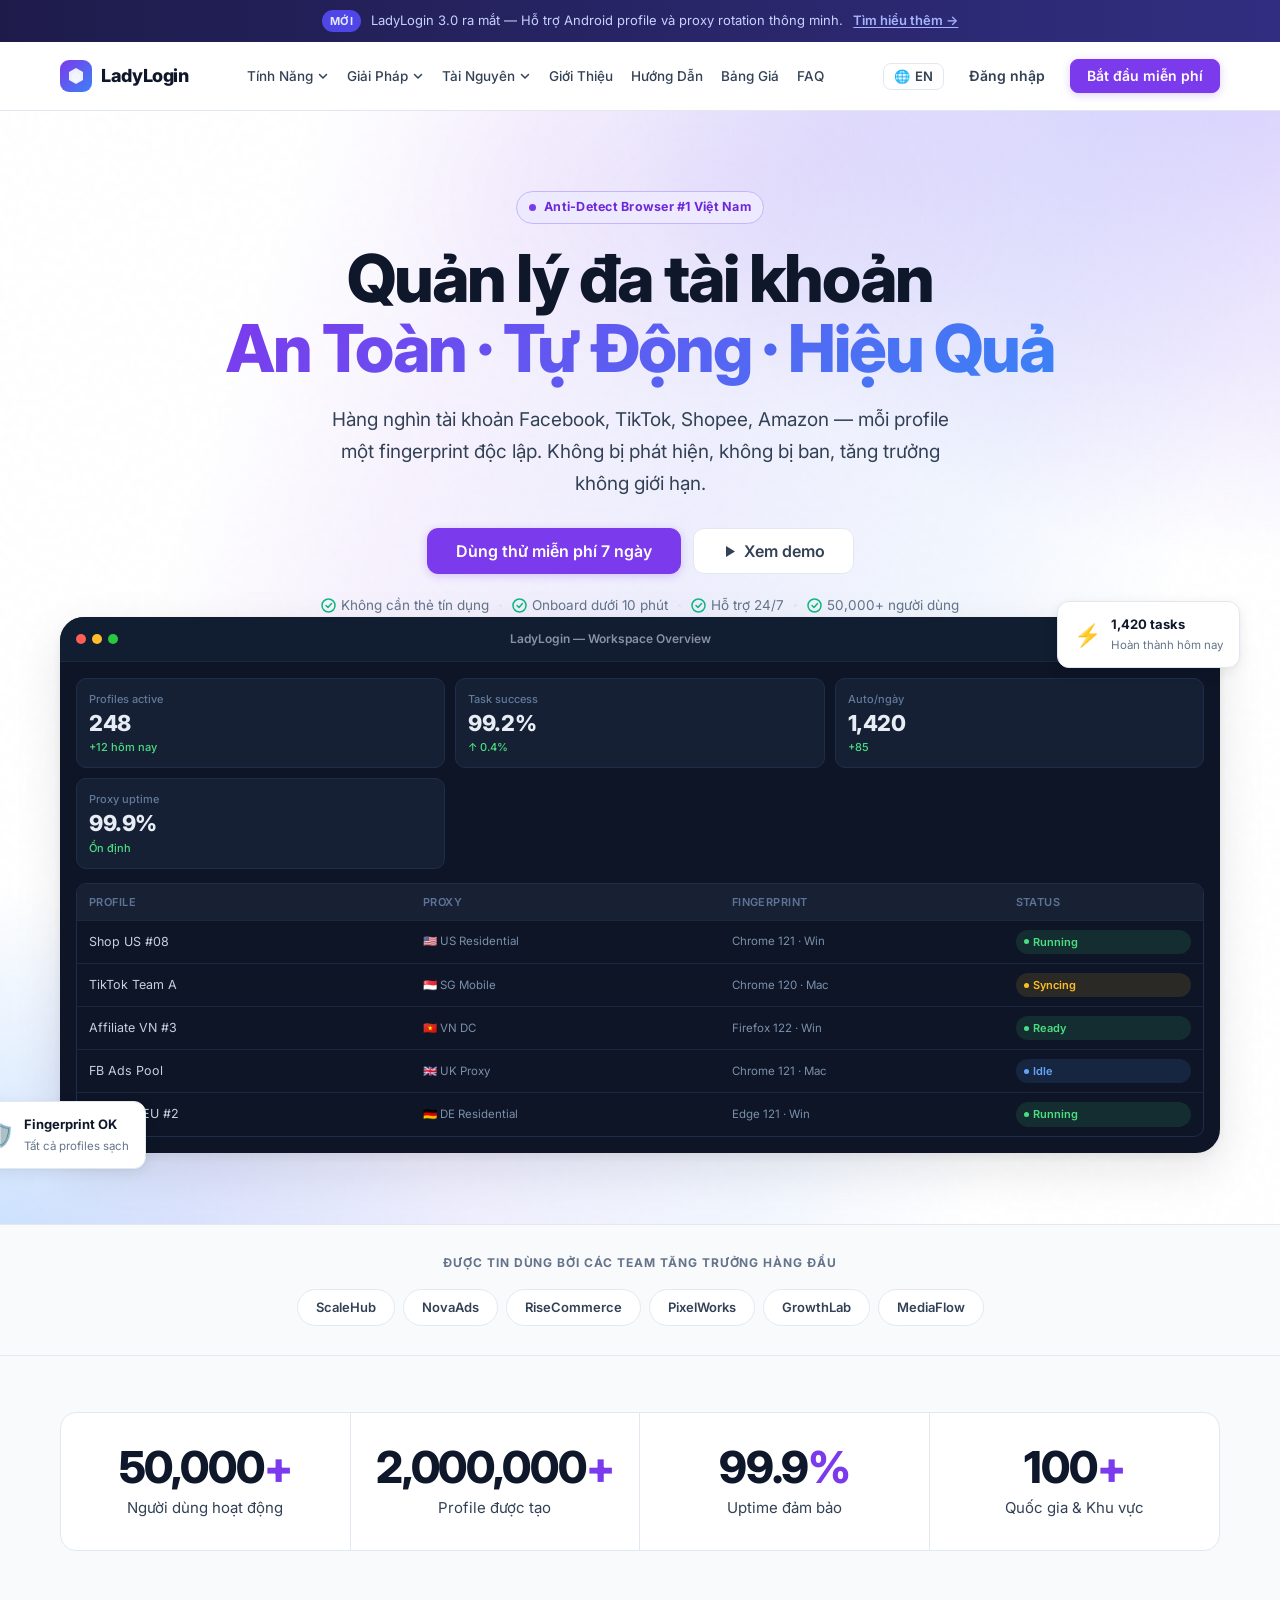
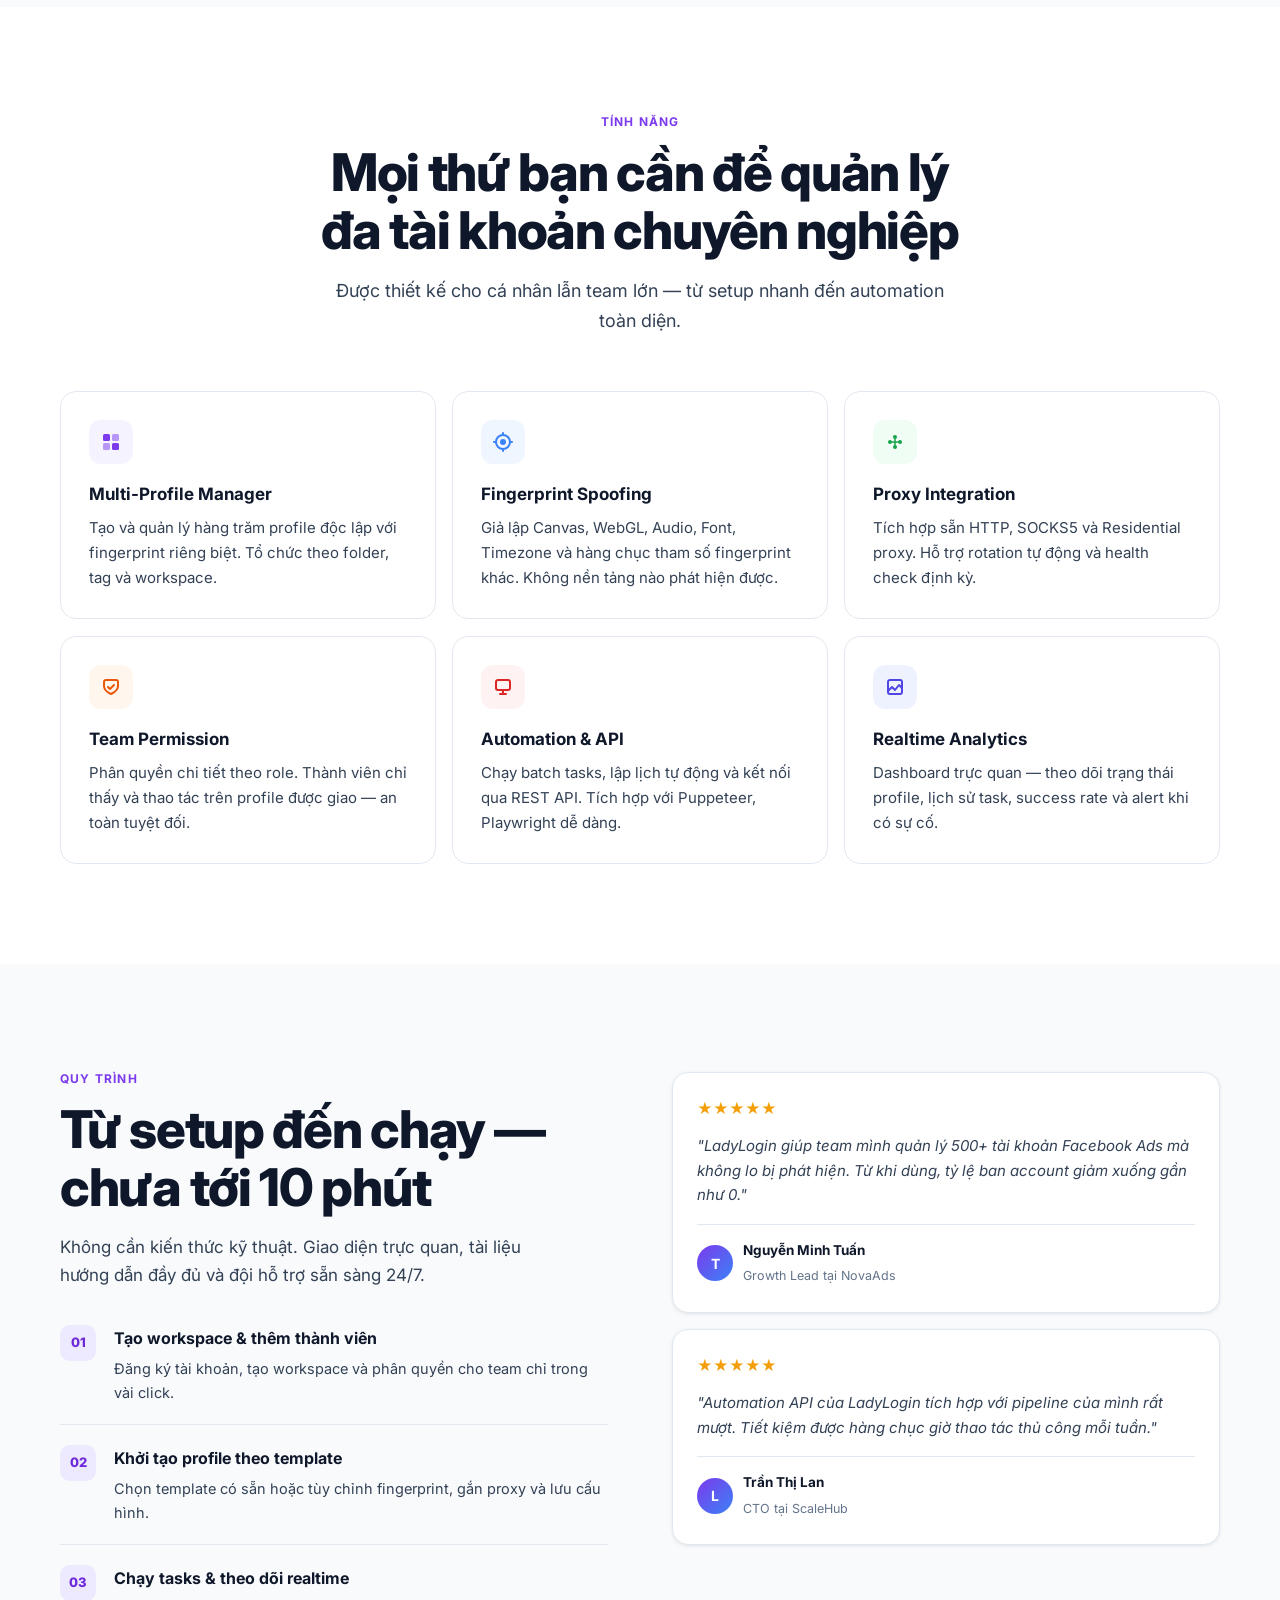
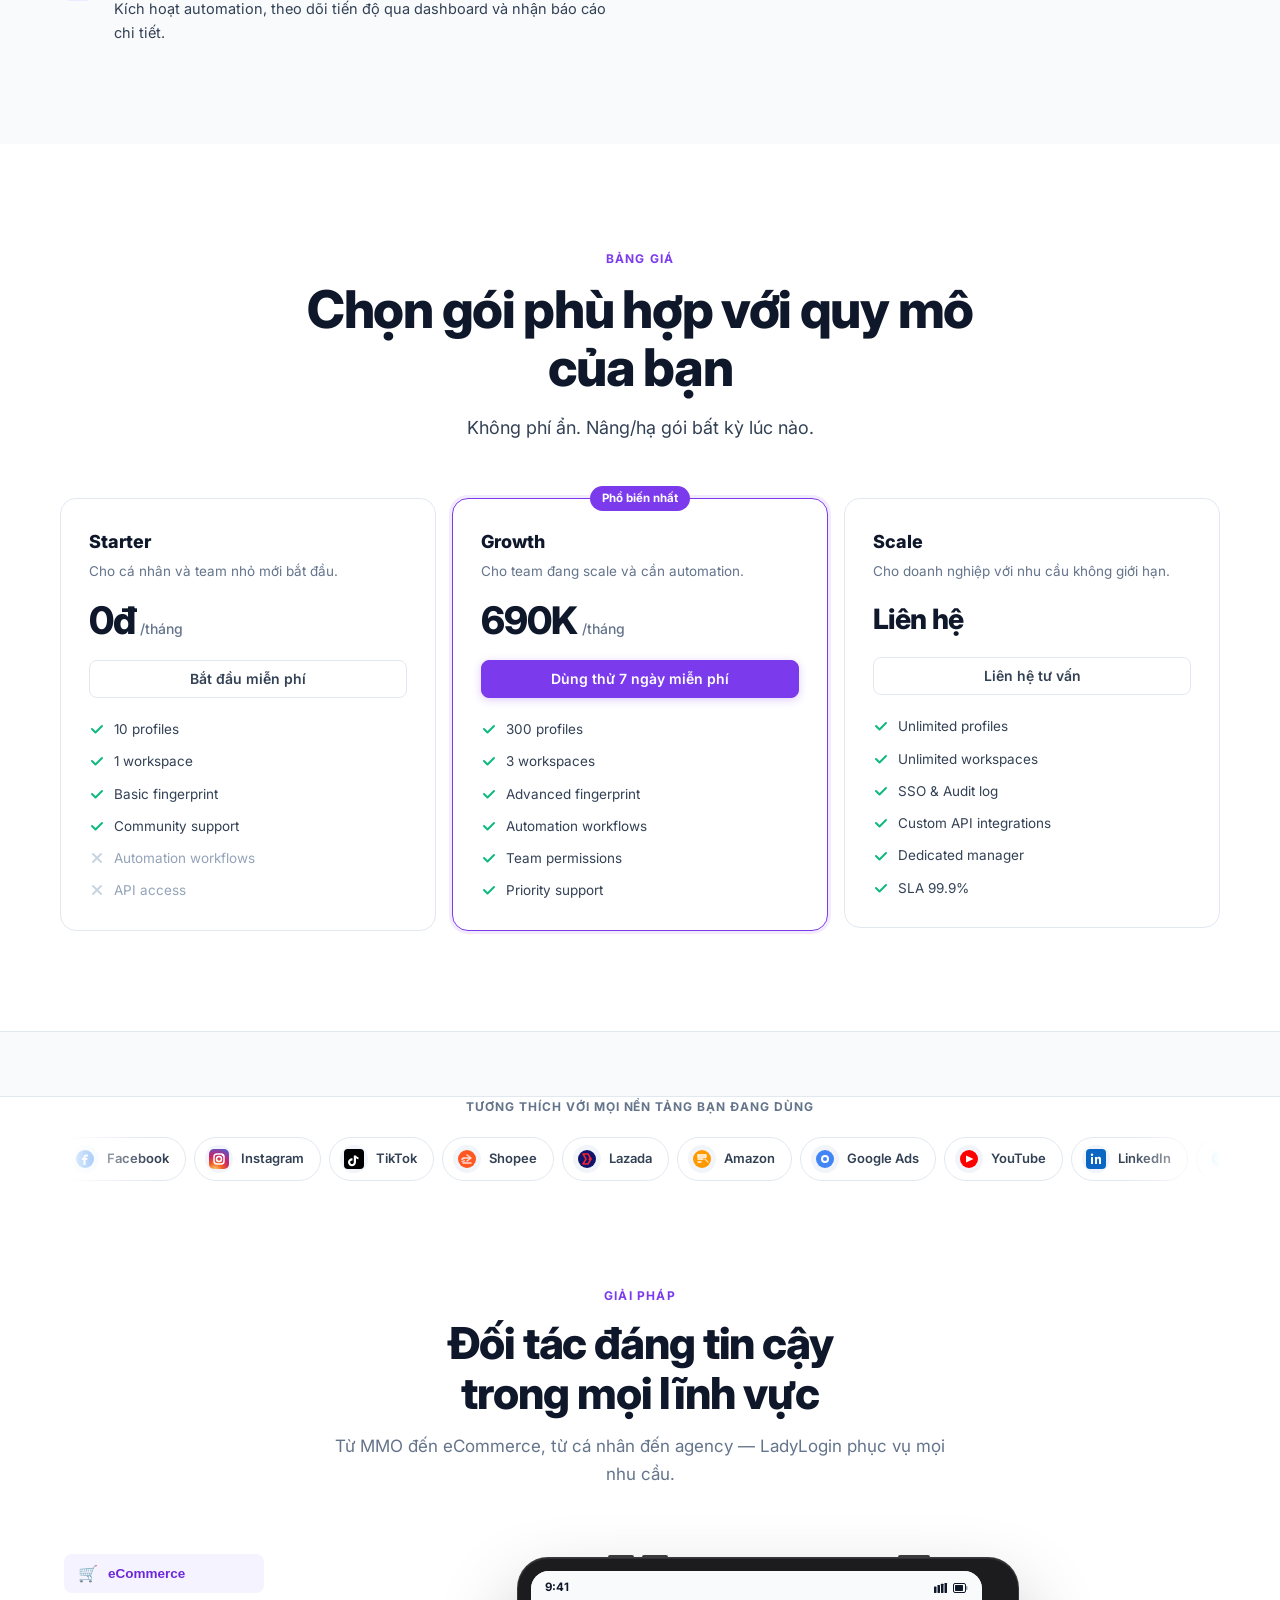
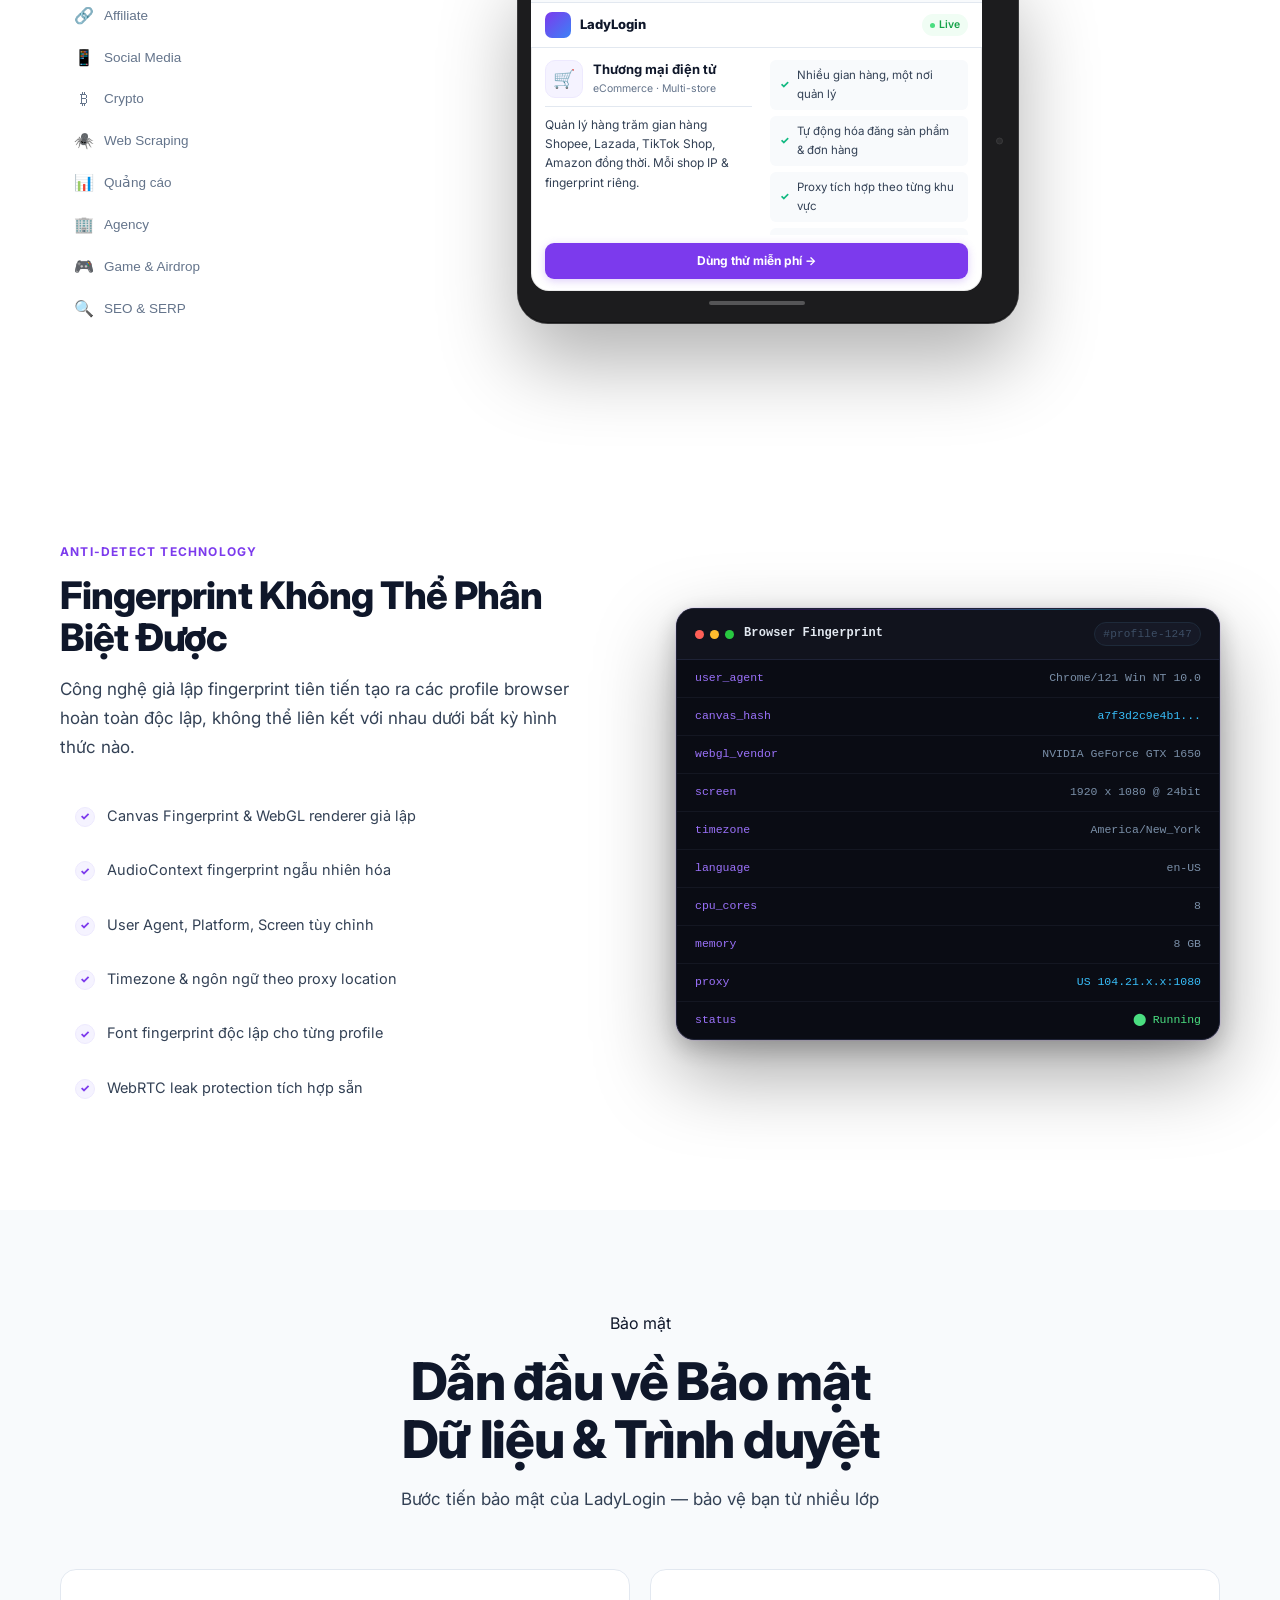
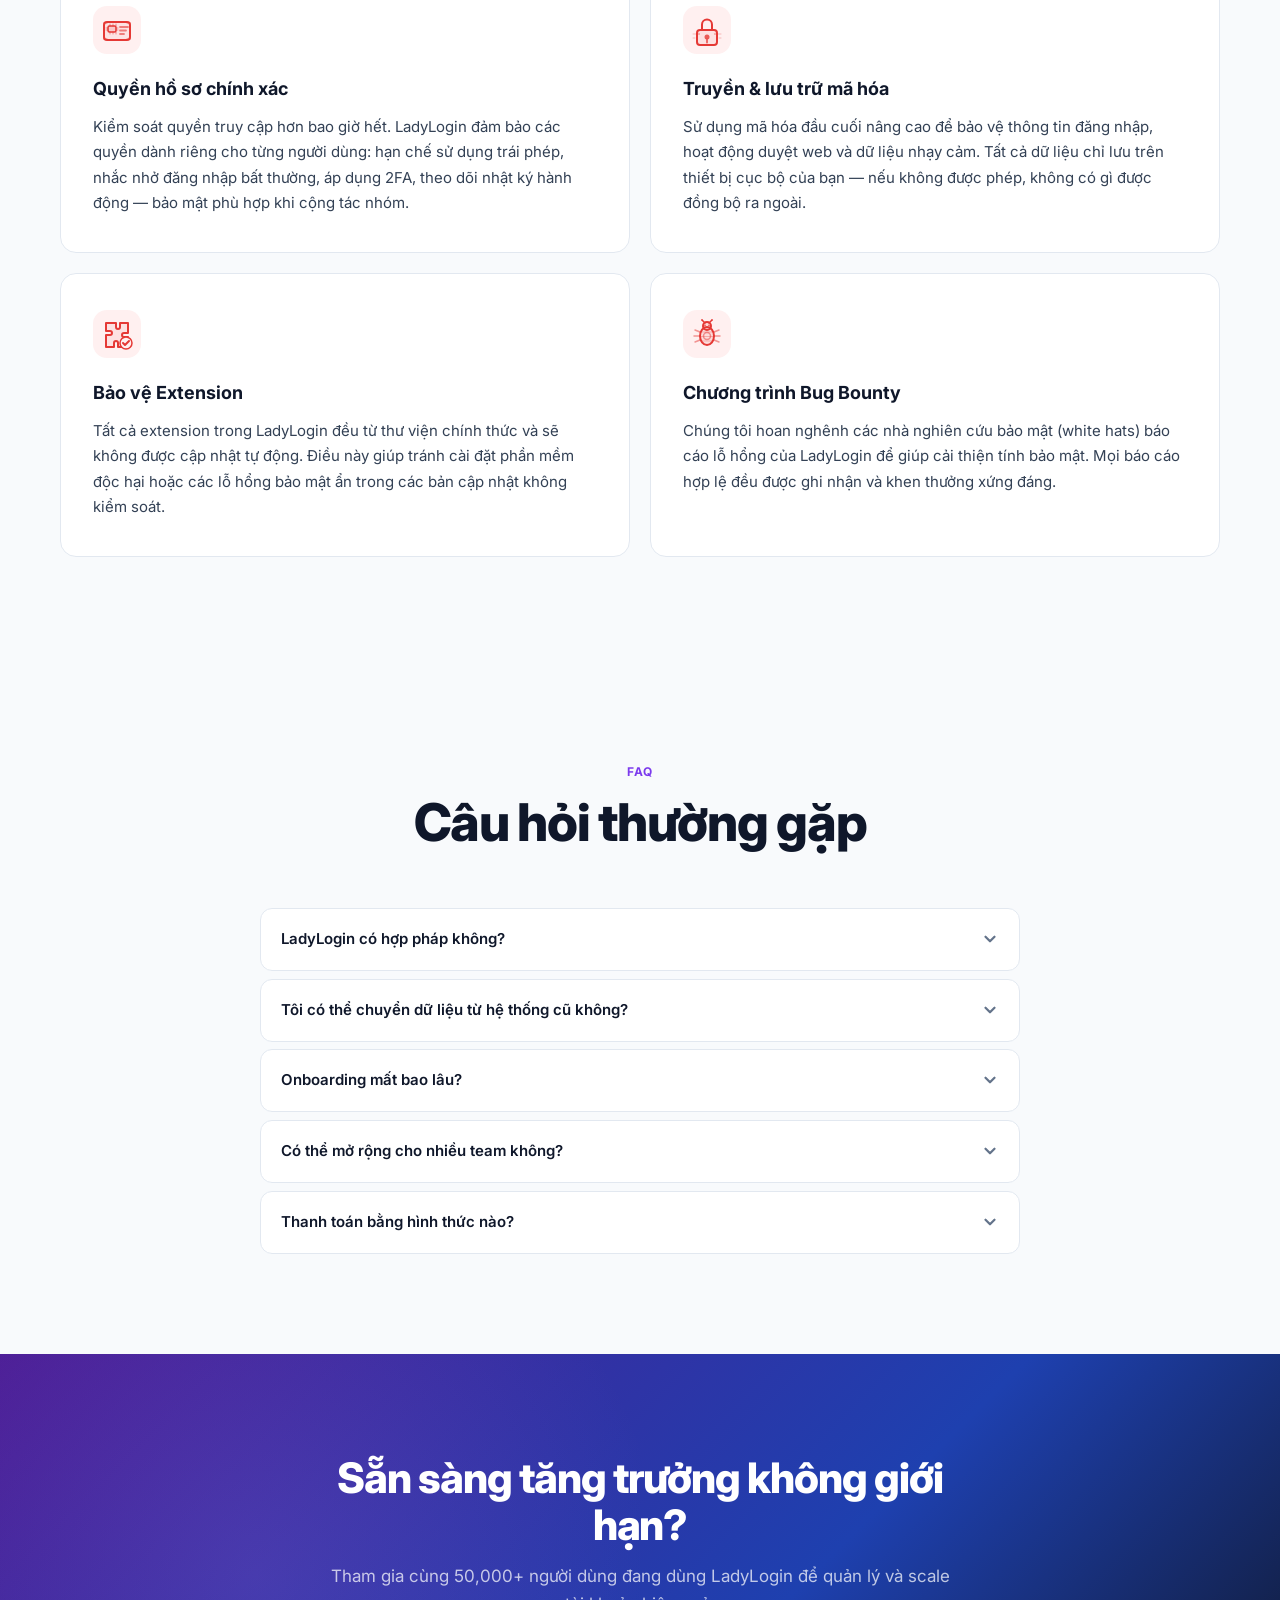
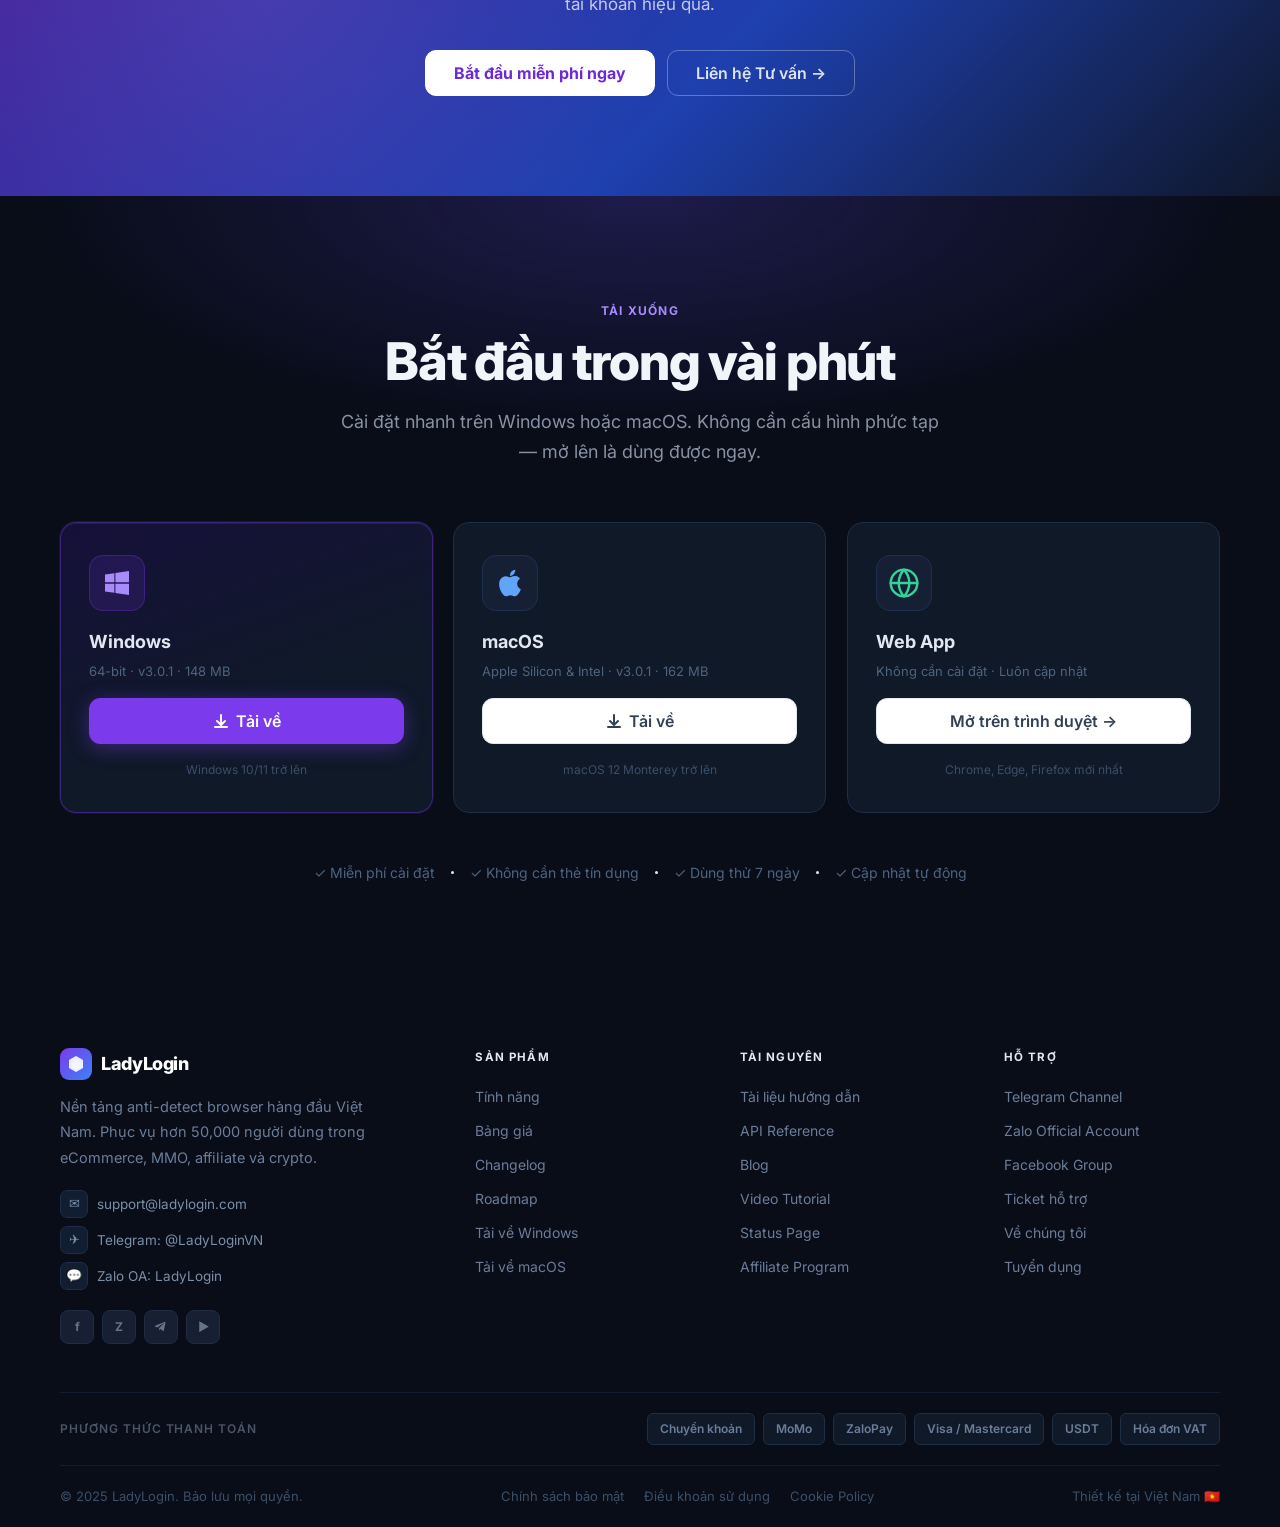
<file: .vscode/.vscode/index.html>
<!DOCTYPE html>
<html lang="vi">
<head>
  <meta charset="UTF-8">
  <meta name="viewport" content="width=device-width, initial-scale=1.0">
  <title>LadyLogin – Anti-Detect Browser #1 Việt Nam</title>
  <meta name="description" content="Quản lý hàng nghìn tài khoản trên mọi nền tảng với fingerprint độc lập. Không bị phát hiện. Không bị ban.">
  <link rel="preconnect" href="https://fonts.googleapis.com">
  <link rel="preconnect" href="https://fonts.gstatic.com" crossorigin>
  <link href="https://fonts.googleapis.com/css2?family=Inter:wght@400;500;600;700;800&display=swap" rel="stylesheet">
  <link rel="stylesheet" href="css/style.css">
</head>
<body>
  <a class="skip-link" href="#main"></a>

  <div class="announcement-bar">
    <span class="announcement-badge" data-i18n="announce-badge">Mới</span>
    <span data-i18n="announce-text">LadyLogin 3.0 ra mắt — Hỗ trợ Android profile và proxy rotation thông minh.</span>
    <a href="https://app.ladylogin.com" data-i18n="announce-link">Tìm hiểu thêm →</a>
  </div>

  <header class="header">
    <div class="container nav-wrap">
      <a class="brand" href="#">
        <span class="brand-mark">
          <svg width="18" height="18" viewBox="0 0 18 18" fill="none">
            <path d="M9 1L16 5V13L9 17L2 13V5L9 1Z" fill="white" fill-opacity="0.9"/>
            <path d="M9 5L13 7.5V12.5L9 15L5 12.5V7.5L9 5Z" fill="white" fill-opacity="0.4"/>
          </svg>
        </span>
        <span class="brand-text">LadyLogin</span>
      </a>

      <button id="menuBtn" class="menu-btn" aria-label="Mở menu" aria-expanded="false">
        <svg width="20" height="20" viewBox="0 0 20 20" fill="none" stroke="currentColor" stroke-width="2" stroke-linecap="round">
          <line x1="3" y1="6" x2="17" y2="6"/>
          <line x1="3" y1="10" x2="17" y2="10"/>
          <line x1="3" y1="14" x2="17" y2="14"/>
        </svg>
      </button>

      <nav id="mainNav" class="nav">
        <div class="nav-dropdown" id="featuresDropdown">
          <button class="nav-dropdown-btn" aria-haspopup="true" aria-expanded="false">
            <span data-i18n="nav-features">Tính Năng</span>
            <svg class="nav-dropdown-chevron" width="12" height="12" viewBox="0 0 12 12" fill="none">
              <path d="M2.5 4.5L6 8L9.5 4.5" stroke="currentColor" stroke-width="1.5" stroke-linecap="round" stroke-linejoin="round"/>
            </svg>
          </button>
          <div class="nav-dropdown-menu" role="menu">
            <a href="#features" class="nav-dropdown-item" role="menuitem">
              <span class="nav-di-icon">👥</span>
              <span class="nav-di-text" data-i18n="feat-multi-account">Quản lý Đa tài khoản</span>
            </a>
            <a href="#features" class="nav-dropdown-item" role="menuitem">
              <span class="nav-di-icon">🔄</span>
              <span class="nav-di-text" data-i18n="feat-multi-window">Đồng bộ hóa Đa cửa sổ</span>
            </a>
            <a href="#features" class="nav-dropdown-item" role="menuitem">
              <span class="nav-di-icon">🤖</span>
              <span class="nav-di-text" data-i18n="feat-rpa">Tự động hóa RPA</span>
            </a>
            <a href="#features" class="nav-dropdown-item" role="menuitem">
              <span class="nav-di-icon">🔌</span>
              <span class="nav-di-text" data-i18n="feat-api">Tích hợp API Local</span>
            </a>
            <a href="#features" class="nav-dropdown-item" role="menuitem">
              <span class="nav-di-icon">📋</span>
              <span class="nav-di-text" data-i18n="feat-bulk">Thao tác Hồ sơ Hàng loạt</span>
            </a>
            <a href="#features" class="nav-dropdown-item" role="menuitem">
              <span class="nav-di-icon">🔐</span>
              <span class="nav-di-text" data-i18n="feat-team">Phân quyền &amp; Làm việc nhóm</span>
            </a>
            <a href="#features" class="nav-dropdown-item" role="menuitem">
              <span class="nav-di-icon">☁️</span>
              <span class="nav-di-text" data-i18n="feat-cloud">Hệ sinh thái Cloud Phone</span>
            </a>
            <a href="#features" class="nav-dropdown-item" role="menuitem">
              <span class="nav-di-icon">🛡️</span>
              <span class="nav-di-text" data-i18n="feat-security">Bảo mật Tài khoản Toàn diện</span>
            </a>
          </div>
        </div>
        <div class="nav-dropdown" id="solutionsDropdown">
          <button class="nav-dropdown-btn" aria-haspopup="true" aria-expanded="false">
            <span data-i18n="nav-solutions">Giải Pháp</span>
            <svg class="nav-dropdown-chevron" width="12" height="12" viewBox="0 0 12 12" fill="none">
              <path d="M2.5 4.5L6 8L9.5 4.5" stroke="currentColor" stroke-width="1.5" stroke-linecap="round" stroke-linejoin="round"/>
            </svg>
          </button>
          <div class="nav-dropdown-menu nav-mega-menu" role="menu">
            <div class="nav-mega-header">
              <span class="nav-mega-tag" data-i18n="sol-tag">Giải pháp</span>
              <span class="nav-mega-sub" data-i18n="sol-sub">Đối tác đáng tin cậy trong mọi lĩnh vực</span>
            </div>
            <div class="nav-mega-grid">
              <a href="#usecases" class="nav-mega-item" role="menuitem" onclick="switchTab(document.querySelector('.uc-tab:nth-child(1)'),'uc-ecommerce')">
                <span class="nav-mega-icon">🛒</span>
                <div><div class="nav-mega-title" data-i18n="sol-ecommerce">Thương mại Điện tử</div></div>
              </a>
              <a href="#usecases" class="nav-mega-item" role="menuitem" onclick="switchTab(document.querySelector('.uc-tab:nth-child(2)'),'uc-affiliate')">
                <span class="nav-mega-icon">🔗</span>
                <div><div class="nav-mega-title" data-i18n="sol-affiliate">Tiếp thị Liên kết</div></div>
              </a>
              <a href="#usecases" class="nav-mega-item" role="menuitem" onclick="switchTab(document.querySelector('.uc-tab:nth-child(3)'),'uc-social')">
                <span class="nav-mega-icon">📱</span>
                <div><div class="nav-mega-title" data-i18n="sol-social">Social Media</div></div>
              </a>
              <a href="#usecases" class="nav-mega-item" role="menuitem" onclick="switchTab(document.querySelector('.uc-tab:nth-child(4)'),'uc-crypto')">
                <span class="nav-mega-icon">₿</span>
                <div><div class="nav-mega-title" data-i18n="sol-crypto">Crypto</div></div>
              </a>
              <a href="#usecases" class="nav-mega-item" role="menuitem" onclick="switchTab(document.querySelector('.uc-tab:nth-child(5)'),'uc-scraping')">
                <span class="nav-mega-icon">🕷️</span>
                <div><div class="nav-mega-title" data-i18n="sol-scraping">Web Scraping</div></div>
              </a>
              <a href="#usecases" class="nav-mega-item" role="menuitem" onclick="switchTab(document.querySelector('.uc-tab:nth-child(6)'),'uc-ads')">
                <span class="nav-mega-icon">📊</span>
                <div><div class="nav-mega-title" data-i18n="sol-ads">Quảng cáo</div></div>
              </a>
              <a href="#usecases" class="nav-mega-item" role="menuitem" onclick="switchTab(document.querySelector('.uc-tab:nth-child(7)'),'uc-agency')">
                <span class="nav-mega-icon">🏢</span>
                <div><div class="nav-mega-title" data-i18n="sol-agency">Agency</div></div>
              </a>
              <a href="#usecases" class="nav-mega-item" role="menuitem" onclick="switchTab(document.querySelector('.uc-tab:nth-child(8)'),'uc-game')">
                <span class="nav-mega-icon">🎮</span>
                <div><div class="nav-mega-title" data-i18n="sol-game">Game &amp; Airdrop</div></div>
              </a>
              <a href="#usecases" class="nav-mega-item" role="menuitem" onclick="switchTab(document.querySelector('.uc-tab:nth-child(9)'),'uc-seo')">
                <span class="nav-mega-icon">🔍</span>
                <div><div class="nav-mega-title" data-i18n="sol-seo">SEO &amp; SERP</div></div>
              </a>
            </div>
          </div>
        </div>
        <div class="nav-dropdown" id="resourcesDropdown">
          <button class="nav-dropdown-btn" aria-haspopup="true" aria-expanded="false">
            <span data-i18n="nav-resources">Tài Nguyên</span>
            <svg class="nav-dropdown-chevron" width="12" height="12" viewBox="0 0 12 12" fill="none">
              <path d="M2.5 4.5L6 8L9.5 4.5" stroke="currentColor" stroke-width="1.5" stroke-linecap="round" stroke-linejoin="round"/>
            </svg>
          </button>
          <div class="nav-dropdown-menu" role="menu">
            <a href="blog.html" class="nav-dropdown-item" role="menuitem">
              <span class="nav-di-icon">📝</span>
              <span class="nav-di-text" data-i18n="res-blog">Blog &amp; Kiến thức</span>
            </a>
            <a href="#" class="nav-dropdown-item" role="menuitem">
              <span class="nav-di-icon">🤝</span>
              <span class="nav-di-text" data-i18n="res-partner">Chương trình Đối tác</span>
            </a>
            <a href="#" class="nav-dropdown-item" role="menuitem">
              <span class="nav-di-icon">👨‍👩‍👧‍👦</span>
              <span class="nav-di-text" data-i18n="res-community">Cộng đồng Người dùng</span>
            </a>
            <a href="#" class="nav-dropdown-item" role="menuitem">
              <span class="nav-di-icon">🎧</span>
              <span class="nav-di-text" data-i18n="res-support">Trung tâm Hỗ trợ</span>
            </a>
            <a href="#" class="nav-dropdown-item" role="menuitem">
              <span class="nav-di-icon">🎬</span>
              <span class="nav-di-text" data-i18n="res-video">Video Hướng dẫn</span>
            </a>
            <a href="#" class="nav-dropdown-item" role="menuitem">
              <span class="nav-di-icon">✨</span>
              <span class="nav-di-text" data-i18n="res-brand">Câu chuyện Thương hiệu</span>
            </a>
          </div>
        </div>
        <a href="gioithieu.html" data-i18n="nav-about">Giới Thiệu</a>
        <a href="#how" data-i18n="nav-guide">Hướng Dẫn</a>
        <a href="banggia.html" data-i18n="nav-pricing">Bảng Giá</a>
        <a href="#faq">FAQ</a>
      </nav>

      <div class="actions">
        <button class="lang-btn" id="langBtn" onclick="toggleLang()" title="Switch language">
          <span class="lang-icon">🌐</span>
          <span id="langLabel">EN</span>
        </button>
        <a href="https://app.ladylogin.com"  class="btn btn-ghost"  data-i18n="btn-login">Đăng nhập</a>
        <a href="https://app.ladylogin.com" class="btn btn-primary" data-i18n="btn-start">Bắt đầu miễn phí</a>
      </div>
    </div>
  </header>

  <main id="main">

    <!-- HERO -->
    <section class="hero">
      <div class="container">

        <!-- Center content -->
        <div class="hero-content">
          <div class="hero-badge">
            <span class="badge-dot"></span>
            <span data-i18n="hero-badge">Anti-Detect Browser #1 Việt Nam</span>
          </div>
          <h1 data-i18n-html="hero-h1">Quản lý đa tài khoản<br><span class="gradient-text">An Toàn · Tự Động · Hiệu Quả</span></h1>
          <p class="hero-desc" data-i18n="hero-desc">
            Hàng nghìn tài khoản Facebook, TikTok, Shopee, Amazon — mỗi profile một fingerprint độc lập. Không bị phát hiện, không bị ban, tăng trưởng không giới hạn.
          </p>
          <div class="hero-cta">
            <a class="btn btn-primary btn-lg" href="https://app.ladylogin.com" data-i18n="hero-cta-1">
              Dùng thử miễn phí 7 ngày
            </a>
            <a class="btn btn-outline btn-lg" href="#features">
              <svg width="15" height="15" viewBox="0 0 15 15" fill="none">
                <polygon points="4,2 13,7.5 4,13" fill="currentColor"/>
              </svg>
              <span data-i18n="hero-cta-2">Xem demo</span>
            </a>
          </div>
          <div class="hero-trust">
            <div class="trust-item">
              <svg width="15" height="15" viewBox="0 0 15 15" fill="none"><circle cx="7.5" cy="7.5" r="6.5" stroke="#10b981" stroke-width="1.5"/><path d="M5 7.5L7 9.5L10.5 5.5" stroke="#10b981" stroke-width="1.5" stroke-linecap="round" stroke-linejoin="round"/></svg>
              <span data-i18n="trust-1">Không cần thẻ tín dụng</span>
            </div>
            <div class="trust-sep"></div>
            <div class="trust-item">
              <svg width="15" height="15" viewBox="0 0 15 15" fill="none"><circle cx="7.5" cy="7.5" r="6.5" stroke="#10b981" stroke-width="1.5"/><path d="M5 7.5L7 9.5L10.5 5.5" stroke="#10b981" stroke-width="1.5" stroke-linecap="round" stroke-linejoin="round"/></svg>
              <span data-i18n="trust-2">Onboard dưới 10 phút</span>
            </div>
            <div class="trust-sep"></div>
            <div class="trust-item">
              <svg width="15" height="15" viewBox="0 0 15 15" fill="none"><circle cx="7.5" cy="7.5" r="6.5" stroke="#10b981" stroke-width="1.5"/><path d="M5 7.5L7 9.5L10.5 5.5" stroke="#10b981" stroke-width="1.5" stroke-linecap="round" stroke-linejoin="round"/></svg>
              <span data-i18n="trust-3">Hỗ trợ 24/7</span>
            </div>
            <div class="trust-sep"></div>
            <div class="trust-item">
              <svg width="15" height="15" viewBox="0 0 15 15" fill="none"><circle cx="7.5" cy="7.5" r="6.5" stroke="#10b981" stroke-width="1.5"/><path d="M5 7.5L7 9.5L10.5 5.5" stroke="#10b981" stroke-width="1.5" stroke-linecap="round" stroke-linejoin="round"/></svg>
              <span data-i18n="trust-4">50,000+ người dùng</span>
            </div>
          </div>
        </div>

        <!-- Full-width visual -->
        <div class="hero-visual">
          <div class="float-card float-card-1">
            <div class="fc-icon">🛡️</div>
            <div>
              <div class="fc-title">Fingerprint OK</div>
              <div class="fc-sub" data-i18n="fc-sub-1">Tất cả profiles sạch</div>
            </div>
          </div>
          <div class="float-card float-card-2">
            <div class="fc-icon">⚡</div>
            <div>
              <div class="fc-title">1,420 tasks</div>
              <div class="fc-sub" data-i18n="fc-sub-2">Hoàn thành hôm nay</div>
            </div>
          </div>
          <div class="hero-panel">
            <div class="panel-titlebar">
              <div class="panel-dots">
                <span class="dot dot-red"></span>
                <span class="dot dot-yellow"></span>
                <span class="dot dot-green"></span>
              </div>
              <div class="panel-title">LadyLogin — Workspace Overview</div>
              <div class="panel-status"><span class="status-dot"></span> 248 profiles live</div>
            </div>
            <div class="panel-body">
              <div class="kpi-row">
                <div class="kpi-card">
                  <div class="kpi-label">Profiles active</div>
                  <div class="kpi-value">248</div>
                  <div class="kpi-trend trend-up" data-i18n="kpi-trend-1">+12 hôm nay</div>
                </div>
                <div class="kpi-card">
                  <div class="kpi-label">Task success</div>
                  <div class="kpi-value">99.2%</div>
                  <div class="kpi-trend trend-up">↑ 0.4%</div>
                </div>
                <div class="kpi-card">
                  <div class="kpi-label" data-i18n="kpi-auto">Auto/ngày</div>
                  <div class="kpi-value">1,420</div>
                  <div class="kpi-trend trend-up">+85</div>
                </div>
                <div class="kpi-card">
                  <div class="kpi-label">Proxy uptime</div>
                  <div class="kpi-value">99.9%</div>
                  <div class="kpi-trend trend-up" data-i18n="kpi-stable">Ổn định</div>
                </div>
              </div>
              <div class="panel-table">
                <div class="ptrow ptrow-head">
                  <span>Profile</span><span>Proxy</span><span>Fingerprint</span><span>Status</span>
                </div>
                <div class="ptrow">
                  <span>Shop US #08</span>
                  <span class="proxy-tag">🇺🇸 US Residential</span>
                  <span class="proxy-tag">Chrome 121 · Win</span>
                  <span class="status-badge status-ok">Running</span>
                </div>
                <div class="ptrow">
                  <span>TikTok Team A</span>
                  <span class="proxy-tag">🇸🇬 SG Mobile</span>
                  <span class="proxy-tag">Chrome 120 · Mac</span>
                  <span class="status-badge status-warn">Syncing</span>
                </div>
                <div class="ptrow">
                  <span>Affiliate VN #3</span>
                  <span class="proxy-tag">🇻🇳 VN DC</span>
                  <span class="proxy-tag">Firefox 122 · Win</span>
                  <span class="status-badge status-ok">Ready</span>
                </div>
                <div class="ptrow">
                  <span>FB Ads Pool</span>
                  <span class="proxy-tag">🇬🇧 UK Proxy</span>
                  <span class="proxy-tag">Chrome 121 · Mac</span>
                  <span class="status-badge status-idle">Idle</span>
                </div>
                <div class="ptrow">
                  <span>Amazon EU #2</span>
                  <span class="proxy-tag">🇩🇪 DE Residential</span>
                  <span class="proxy-tag">Edge 121 · Win</span>
                  <span class="status-badge status-ok">Running</span>
                </div>
              </div>
            </div>
          </div>
        </div>

      </div>
    </section>

    <!-- BRANDS -->
    <section class="brands-section">
      <div class="container">
        <p class="brands-label" data-i18n="brands-label">Được tin dùng bởi các team tăng trưởng hàng đầu</p>
        <div class="brands-list">
          <div class="brand-item">ScaleHub</div>
          <div class="brand-item">NovaAds</div>
          <div class="brand-item">RiseCommerce</div>
          <div class="brand-item">PixelWorks</div>
          <div class="brand-item">GrowthLab</div>
          <div class="brand-item">MediaFlow</div>
        </div>
      </div>
    </section>

    <!-- STATS -->
    <section class="stats-section">
      <div class="container">
        <div class="stats-grid">
          <div class="stat-card">
            <div class="stat-number">50,000<span>+</span></div>
            <div class="stat-label" data-i18n="stat-1">Người dùng hoạt động</div>
          </div>
          <div class="stat-card">
            <div class="stat-number">2,000,000<span>+</span></div>
            <div class="stat-label" data-i18n="stat-2">Profile được tạo</div>
          </div>
          <div class="stat-card">
            <div class="stat-number">99.9<span>%</span></div>
            <div class="stat-label" data-i18n="stat-3">Uptime đảm bảo</div>
          </div>
          <div class="stat-card">
            <div class="stat-number">100<span>+</span></div>
            <div class="stat-label" data-i18n="stat-4">Quốc gia &amp; Khu vực</div>
          </div>
        </div>
      </div>
    </section>

    <!-- FEATURES -->
    <section id="features" class="section">
      <div class="container">
        <div class="section-head">
          <div class="section-eyebrow" data-i18n="feat-eyebrow">Tính năng</div>
          <h2 data-i18n-html="feat-h2">Mọi thứ bạn cần để quản lý<br>đa tài khoản chuyên nghiệp</h2>
          <p data-i18n="feat-p">Được thiết kế cho cá nhân lẫn team lớn — từ setup nhanh đến automation toàn diện.</p>
        </div>
        <div class="feature-grid">
          <article class="feature-card">
            <div class="feature-icon feature-icon-purple">
              <svg width="20" height="20" viewBox="0 0 20 20" fill="none"><rect x="2" y="2" width="7" height="7" rx="1.5" fill="currentColor"/><rect x="11" y="2" width="7" height="7" rx="1.5" fill="currentColor" opacity="0.5"/><rect x="2" y="11" width="7" height="7" rx="1.5" fill="currentColor" opacity="0.5"/><rect x="11" y="11" width="7" height="7" rx="1.5" fill="currentColor"/></svg>
            </div>
            <h3>Multi-Profile Manager</h3>
            <p data-i18n="feat-1-p">Tạo và quản lý hàng trăm profile độc lập với fingerprint riêng biệt. Tổ chức theo folder, tag và workspace.</p>
          </article>
          <article class="feature-card">
            <div class="feature-icon feature-icon-blue">
              <svg width="20" height="20" viewBox="0 0 20 20" fill="none"><circle cx="10" cy="10" r="7" stroke="currentColor" stroke-width="2"/><circle cx="10" cy="10" r="3" fill="currentColor"/><path d="M10 3V1M10 19V17M3 10H1M19 10H17" stroke="currentColor" stroke-width="2" stroke-linecap="round"/></svg>
            </div>
            <h3>Fingerprint Spoofing</h3>
            <p data-i18n="feat-2-p">Giả lập Canvas, WebGL, Audio, Font, Timezone và hàng chục tham số fingerprint khác. Không nền tảng nào phát hiện được.</p>
          </article>
          <article class="feature-card">
            <div class="feature-icon feature-icon-green">
              <svg width="20" height="20" viewBox="0 0 20 20" fill="none"><circle cx="10" cy="5" r="2" fill="currentColor"/><circle cx="10" cy="15" r="2" fill="currentColor"/><circle cx="5" cy="10" r="2" fill="currentColor"/><circle cx="15" cy="10" r="2" fill="currentColor"/><path d="M10 7V13M7 10H13" stroke="currentColor" stroke-width="1.5" stroke-linecap="round"/></svg>
            </div>
            <h3>Proxy Integration</h3>
            <p data-i18n="feat-3-p">Tích hợp sẵn HTTP, SOCKS5 và Residential proxy. Hỗ trợ rotation tự động và health check định kỳ.</p>
          </article>
          <article class="feature-card">
            <div class="feature-icon feature-icon-orange">
              <svg width="20" height="20" viewBox="0 0 20 20" fill="none"><path d="M5 3H15C16.1 3 17 3.9 17 5V9C17 14 10 17 10 17C10 17 3 14 3 9V5C3 3.9 3.9 3 5 3Z" stroke="currentColor" stroke-width="2" stroke-linejoin="round"/><path d="M7 10L9 12L13 8" stroke="currentColor" stroke-width="2" stroke-linecap="round" stroke-linejoin="round"/></svg>
            </div>
            <h3>Team Permission</h3>
            <p data-i18n="feat-4-p">Phân quyền chi tiết theo role. Thành viên chỉ thấy và thao tác trên profile được giao — an toàn tuyệt đối.</p>
          </article>
          <article class="feature-card">
            <div class="feature-icon feature-icon-red">
              <svg width="20" height="20" viewBox="0 0 20 20" fill="none"><rect x="3" y="3" width="14" height="10" rx="2" stroke="currentColor" stroke-width="2"/><path d="M7 17H13M10 13V17" stroke="currentColor" stroke-width="2" stroke-linecap="round"/></svg>
            </div>
            <h3>Automation &amp; API</h3>
            <p data-i18n="feat-5-p">Chạy batch tasks, lập lịch tự động và kết nối qua REST API. Tích hợp với Puppeteer, Playwright dễ dàng.</p>
          </article>
          <article class="feature-card">
            <div class="feature-icon feature-icon-indigo">
              <svg width="20" height="20" viewBox="0 0 20 20" fill="none"><path d="M3 14L7 10L10 13L14 8L17 11" stroke="currentColor" stroke-width="2" stroke-linecap="round" stroke-linejoin="round"/><rect x="3" y="3" width="14" height="14" rx="2" stroke="currentColor" stroke-width="2"/></svg>
            </div>
            <h3>Realtime Analytics</h3>
            <p data-i18n="feat-6-p">Dashboard trực quan — theo dõi trạng thái profile, lịch sử task, success rate và alert khi có sự cố.</p>
          </article>
        </div>
      </div>
    </section>

    <!-- HOW IT WORKS -->
    <section id="how" class="section section-alt">
      <div class="container how-inner">
        <div>
          <div class="section-eyebrow" data-i18n="how-eyebrow">Quy trình</div>
          <h2 data-i18n="how-h2">Từ setup đến chạy — chưa tới 10 phút</h2>
          <p class="how-desc" data-i18n="how-desc">Không cần kiến thức kỹ thuật. Giao diện trực quan, tài liệu hướng dẫn đầy đủ và đội hỗ trợ sẵn sàng 24/7.</p>
          <div class="steps-list">
            <div class="step-item">
              <div class="step-num">01</div>
              <div class="step-body">
                <h4 data-i18n="step-1-h4">Tạo workspace &amp; thêm thành viên</h4>
                <p data-i18n="step-1-p">Đăng ký tài khoản, tạo workspace và phân quyền cho team chỉ trong vài click.</p>
              </div>
            </div>
            <div class="step-item">
              <div class="step-num">02</div>
              <div class="step-body">
                <h4 data-i18n="step-2-h4">Khởi tạo profile theo template</h4>
                <p data-i18n="step-2-p">Chọn template có sẵn hoặc tùy chỉnh fingerprint, gắn proxy và lưu cấu hình.</p>
              </div>
            </div>
            <div class="step-item">
              <div class="step-num">03</div>
              <div class="step-body">
                <h4 data-i18n="step-3-h4">Chạy tasks &amp; theo dõi realtime</h4>
                <p data-i18n="step-3-p">Kích hoạt automation, theo dõi tiến độ qua dashboard và nhận báo cáo chi tiết.</p>
              </div>
            </div>
          </div>
        </div>
        <div class="how-quote-col">
          <blockquote class="testimonial">
            <div class="testimonial-stars">★★★★★</div>
            <p data-i18n="test-1-q">"LadyLogin giúp team mình quản lý 500+ tài khoản Facebook Ads mà không lo bị phát hiện. Từ khi dùng, tỷ lệ ban account giảm xuống gần như 0."</p>
            <footer>
              <div class="testimonial-avatar">T</div>
              <div>
                <strong>Nguyễn Minh Tuấn</strong>
                <span data-i18n="test-1-role">Growth Lead tại NovaAds</span>
              </div>
            </footer>
          </blockquote>
          <blockquote class="testimonial">
            <div class="testimonial-stars">★★★★★</div>
            <p data-i18n="test-2-q">"Automation API của LadyLogin tích hợp với pipeline của mình rất mượt. Tiết kiệm được hàng chục giờ thao tác thủ công mỗi tuần."</p>
            <footer>
              <div class="testimonial-avatar">L</div>
              <div>
                <strong>Trần Thị Lan</strong>
                <span data-i18n="test-2-role">CTO tại ScaleHub</span>
              </div>
            </footer>
          </blockquote>
        </div>
      </div>
    </section>

    <!-- PRICING -->
    <section id="pricing" class="section">
      <div class="container">
        <div class="section-head">
          <div class="section-eyebrow" data-i18n="price-eyebrow">Bảng giá</div>
          <h2 data-i18n="price-h2">Chọn gói phù hợp với quy mô của bạn</h2>
          <p data-i18n="price-p">Không phí ẩn. Nâng/hạ gói bất kỳ lúc nào.</p>
        </div>
        <div class="pricing-grid">
          <article class="pricing-card">
            <div class="pc-header">
              <h3>Starter</h3>
              <p data-i18n="price-starter-p">Cho cá nhân và team nhỏ mới bắt đầu.</p>
            </div>
            <div class="pc-price">
              <span class="price-amount">0đ</span>
              <span class="price-period" data-i18n="price-period-1">/tháng</span>
            </div>
            <a class="btn btn-outline btn-block" href="https://app.ladylogin.com"data-i18n="price-starter-btn">Bắt đầu miễn phí</a>
            <div class="pc-features">
              <div class="pc-feat"><svg class="check-icon" viewBox="0 0 16 16" fill="none"><path d="M3 8L6.5 11.5L13 5" stroke="currentColor" stroke-width="2" stroke-linecap="round" stroke-linejoin="round"/></svg>10 profiles</div>
              <div class="pc-feat"><svg class="check-icon" viewBox="0 0 16 16" fill="none"><path d="M3 8L6.5 11.5L13 5" stroke="currentColor" stroke-width="2" stroke-linecap="round" stroke-linejoin="round"/></svg>1 workspace</div>
              <div class="pc-feat"><svg class="check-icon" viewBox="0 0 16 16" fill="none"><path d="M3 8L6.5 11.5L13 5" stroke="currentColor" stroke-width="2" stroke-linecap="round" stroke-linejoin="round"/></svg>Basic fingerprint</div>
              <div class="pc-feat"><svg class="check-icon" viewBox="0 0 16 16" fill="none"><path d="M3 8L6.5 11.5L13 5" stroke="currentColor" stroke-width="2" stroke-linecap="round" stroke-linejoin="round"/></svg>Community support</div>
              <div class="pc-feat pc-feat-dim"><svg class="x-icon" viewBox="0 0 16 16" fill="none"><path d="M4 4L12 12M12 4L4 12" stroke="currentColor" stroke-width="2" stroke-linecap="round"/></svg>Automation workflows</div>
              <div class="pc-feat pc-feat-dim"><svg class="x-icon" viewBox="0 0 16 16" fill="none"><path d="M4 4L12 12M12 4L4 12" stroke="currentColor" stroke-width="2" stroke-linecap="round"/></svg>API access</div>
            </div>
          </article>

          <article class="pricing-card pricing-card-featured">
            <div class="pc-badge" data-i18n="price-badge">Phổ biến nhất</div>
            <div class="pc-header">
              <h3>Growth</h3>
              <p data-i18n="price-growth-p">Cho team đang scale và cần automation.</p>
            </div>
            <div class="pc-price">
              <span class="price-amount">690K</span>
              <span class="price-period" data-i18n="price-period-2">/tháng</span>
            </div>
            <a class="btn btn-primary btn-block" href="https://app.ladylogin.com" data-i18n="price-growth-btn">Dùng thử 7 ngày miễn phí</a>
            <div class="pc-features">
              <div class="pc-feat"><svg class="check-icon" viewBox="0 0 16 16" fill="none"><path d="M3 8L6.5 11.5L13 5" stroke="currentColor" stroke-width="2" stroke-linecap="round" stroke-linejoin="round"/></svg>300 profiles</div>
              <div class="pc-feat"><svg class="check-icon" viewBox="0 0 16 16" fill="none"><path d="M3 8L6.5 11.5L13 5" stroke="currentColor" stroke-width="2" stroke-linecap="round" stroke-linejoin="round"/></svg>3 workspaces</div>
              <div class="pc-feat"><svg class="check-icon" viewBox="0 0 16 16" fill="none"><path d="M3 8L6.5 11.5L13 5" stroke="currentColor" stroke-width="2" stroke-linecap="round" stroke-linejoin="round"/></svg>Advanced fingerprint</div>
              <div class="pc-feat"><svg class="check-icon" viewBox="0 0 16 16" fill="none"><path d="M3 8L6.5 11.5L13 5" stroke="currentColor" stroke-width="2" stroke-linecap="round" stroke-linejoin="round"/></svg>Automation workflows</div>
              <div class="pc-feat"><svg class="check-icon" viewBox="0 0 16 16" fill="none"><path d="M3 8L6.5 11.5L13 5" stroke="currentColor" stroke-width="2" stroke-linecap="round" stroke-linejoin="round"/></svg>Team permissions</div>
              <div class="pc-feat"><svg class="check-icon" viewBox="0 0 16 16" fill="none"><path d="M3 8L6.5 11.5L13 5" stroke="currentColor" stroke-width="2" stroke-linecap="round" stroke-linejoin="round"/></svg>Priority support</div>
            </div>
          </article>

          <article class="pricing-card">
            <div class="pc-header">
              <h3>Scale</h3>
              <p data-i18n="price-scale-p">Cho doanh nghiệp với nhu cầu không giới hạn.</p>
            </div>
            <div class="pc-price">
              <span class="price-amount" style="font-size:28px;line-height:1.3" data-i18n="price-scale-amount">Liên hệ</span>
            </div>
            <a class="btn btn-outline btn-block" href="https://app.ladylogin.com" data-i18n="price-scale-btn">Liên hệ tư vấn</a>
            <div class="pc-features">
              <div class="pc-feat"><svg class="check-icon" viewBox="0 0 16 16" fill="none"><path d="M3 8L6.5 11.5L13 5" stroke="currentColor" stroke-width="2" stroke-linecap="round" stroke-linejoin="round"/></svg>Unlimited profiles</div>
              <div class="pc-feat"><svg class="check-icon" viewBox="0 0 16 16" fill="none"><path d="M3 8L6.5 11.5L13 5" stroke="currentColor" stroke-width="2" stroke-linecap="round" stroke-linejoin="round"/></svg>Unlimited workspaces</div>
              <div class="pc-feat"><svg class="check-icon" viewBox="0 0 16 16" fill="none"><path d="M3 8L6.5 11.5L13 5" stroke="currentColor" stroke-width="2" stroke-linecap="round" stroke-linejoin="round"/></svg>SSO &amp; Audit log</div>
              <div class="pc-feat"><svg class="check-icon" viewBox="0 0 16 16" fill="none"><path d="M3 8L6.5 11.5L13 5" stroke="currentColor" stroke-width="2" stroke-linecap="round" stroke-linejoin="round"/></svg>Custom API integrations</div>
              <div class="pc-feat"><svg class="check-icon" viewBox="0 0 16 16" fill="none"><path d="M3 8L6.5 11.5L13 5" stroke="currentColor" stroke-width="2" stroke-linecap="round" stroke-linejoin="round"/></svg>Dedicated manager</div>
              <div class="pc-feat"><svg class="check-icon" viewBox="0 0 16 16" fill="none"><path d="M3 8L6.5 11.5L13 5" stroke="currentColor" stroke-width="2" stroke-linecap="round" stroke-linejoin="round"/></svg>SLA 99.9%</div>
            </div>
          </article>
        </div>
      </div>
    </section>
    <!-- PARTNER BAR -->
  <section class="partner-section">
  </section>
    <div class="container">
      <p class="partner-label" data-i18n="partner-label">Tương thích với mọi nền tảng bạn đang dùng</p>
      <div class="partner-track-wrap">
        <div class="partner-track" id="partnerTrack">
          <span class="partner-item"><span class="p-icon"><svg width="20" height="20" viewBox="0 0 20 20" fill="none"><circle cx="10" cy="10" r="9" fill="#1877F2"/><path d="M11.5 7.5h1.5V5.5h-1.5C9.6 5.5 8.5 6.6 8.5 8v1H7v2h1.5V16h2v-5H12l.5-2h-2V8c0-.3.2-.5.5-.5Z" fill="white"/></svg></span>Facebook</span>
          <span class="partner-item"><span class="p-icon"><svg width="20" height="20" viewBox="0 0 20 20" fill="none"><defs><radialGradient id="ig1" cx="30%" cy="107%" r="120%"><stop offset="0%" stop-color="#ffd879"/><stop offset="30%" stop-color="#f26522"/><stop offset="60%" stop-color="#cc2366"/><stop offset="100%" stop-color="#515bd4"/></radialGradient></defs><rect width="20" height="20" rx="5" fill="url(#ig1)"/><rect x="5" y="5" width="10" height="10" rx="3" fill="none" stroke="white" stroke-width="1.5"/><circle cx="10" cy="10" r="2.5" fill="none" stroke="white" stroke-width="1.5"/><circle cx="13.5" cy="6.5" r="0.8" fill="white"/></svg></span>Instagram</span>
          <span class="partner-item"><span class="p-icon"><svg width="20" height="20" viewBox="0 0 20 20" fill="none"><rect width="20" height="20" rx="4" fill="black"/><path d="M12 6.5c.5 1 1.5 1.7 2.5 1.8v2c-.8-.1-1.6-.4-2.5-1v4c0 2.2-1.8 4-4 4s-4-1.8-4-4 1.8-4 4-4c.2 0 .3 0 .5.1v2.1c-.2 0-.3-.1-.5-.1-1 0-1.8.8-1.8 1.8s.8 1.8 1.8 1.8 1.8-.8 1.8-1.8V6.5H12Z" fill="white"/></svg></span>TikTok</span>
          <span class="partner-item"><span class="p-icon"><svg width="20" height="20" viewBox="0 0 20 20" fill="none"><circle cx="10" cy="10" r="9" fill="#FF5722"/><path d="M6 9h8M10 6l4 3-4 3M6 14h8" stroke="white" stroke-width="1.5" stroke-linecap="round" stroke-linejoin="round" opacity="0.8"/><text x="4" y="13" font-size="6" fill="white" font-family="Arial" font-weight="bold">S</text></svg></span>Shopee</span>
          <span class="partner-item"><span class="p-icon"><svg width="20" height="20" viewBox="0 0 20 20" fill="none"><circle cx="10" cy="10" r="9" fill="#0F146D"/><path d="M6 5h5l3 5-3 5H6l3-5Z" fill="none" stroke="#F5222D" stroke-width="1.5" stroke-linejoin="round"/><circle cx="13" cy="10" r="1.5" fill="#F5222D"/></svg></span>Lazada</span>
          <span class="partner-item"><span class="p-icon"><svg width="20" height="20" viewBox="0 0 20 20" fill="none"><circle cx="10" cy="10" r="9" fill="#FF9900"/><path d="M6 6h8v2H6zM6 10h5M6 13h3" stroke="white" stroke-width="1.3" stroke-linecap="round"/><path d="M13 10 L16 13" stroke="white" stroke-width="1.3" stroke-linecap="round" opacity="0.7"/></svg></span>Amazon</span>
          <span class="partner-item"><span class="p-icon"><svg width="20" height="20" viewBox="0 0 20 20" fill="none"><circle cx="10" cy="10" r="9" fill="#4285F4"/><circle cx="10" cy="10" r="4" fill="white"/><circle cx="10" cy="10" r="2" fill="#4285F4"/><path d="M10 2v3M10 15v3M2 10h3M15 10h3" stroke="#4285F4" stroke-width="1.5" opacity="0.4"/></svg></span>Google Ads</span>
          <span class="partner-item"><span class="p-icon"><svg width="20" height="20" viewBox="0 0 20 20" fill="none"><circle cx="10" cy="10" r="9" fill="#FF0000"/><path d="M7 6.5 L14.5 10 L7 13.5 Z" fill="white"/></svg></span>YouTube</span>
          <span class="partner-item"><span class="p-icon"><svg width="20" height="20" viewBox="0 0 20 20" fill="none"><rect width="20" height="20" rx="4" fill="#0A66C2"/><path d="M5 8h2v7H5zM6 7a1.2 1.2 0 1 0 0-2.4A1.2 1.2 0 0 0 6 7zM9 8h2v1c.4-.7 1.2-1.2 2-1.2C14.7 7.8 15 9 15 10.5V15h-2v-4c0-.8-.3-1.5-1-1.5-.8 0-1 .7-1 1.5v4H9V8Z" fill="white"/></svg></span>LinkedIn</span>
          <span class="partner-item"><span class="p-icon"><svg width="20" height="20" viewBox="0 0 20 20" fill="none"><circle cx="10" cy="10" r="9" fill="#29B6F6"/><path d="M4.5 10.5 L9 14 L15.5 6" stroke="white" stroke-width="1.8" stroke-linecap="round" stroke-linejoin="round" opacity="0.3"/><path d="M4 9.5 L9 13 L16 5.5" stroke="white" stroke-width="1.5" stroke-linecap="round" stroke-linejoin="round"/></svg></span>Telegram</span>
          <span class="partner-item"><span class="p-icon"><svg width="20" height="20" viewBox="0 0 20 20" fill="none"><circle cx="10" cy="10" r="9" fill="#F7931A"/><path d="M12.5 8.5c.2-1.3-.8-2-2.2-2.4L10.7 4l-1.2.3.4 1.5-1 .2-.4-1.5-1.2.3.4 1.5-2.4.6.3 1.2s.9-.2.9.1l.8 3.2c0 .2-.1.3-.3.4l-.9.2.1 1.4 2.4-.6.4 1.7 1.2-.3-.4-1.7 1-.2.4 1.7 1.2-.3-.4-1.7c1.4-.4 2.3-1.3 2.1-2.6ZM11 11.5c-.2 1-2.2.5-2.8.3l-.5-2c.6-.2 2.7-.6 3 .3l.3 1.4Zm.2-3.1c-.2.8-1.9.4-2.4.3l-.5-1.8c.5-.1 2.4-.5 2.7.3l.2 1.2Z" fill="white"/></svg></span>Crypto / Web3</span>
          <span class="partner-item"><span class="p-icon"><svg width="20" height="20" viewBox="0 0 20 20" fill="none"><circle cx="10" cy="10" r="9" fill="#E53238"/><path d="M10 4.5a5.5 5.5 0 1 0 0 11 5.5 5.5 0 0 0 0-11Zm0 2a3.5 3.5 0 1 1 0 7 3.5 3.5 0 0 1 0-7Z" fill="white"/><path d="M10 8.5 L11.5 10 L10 11.5 L8.5 10 Z" fill="white" opacity="0.8"/></svg></span>eBay</span>
          <span class="partner-item"><span class="p-icon"><svg width="20" height="20" viewBox="0 0 20 20" fill="none"><rect width="20" height="20" rx="4" fill="#5865F2"/><path d="M14 7c-1-.5-2-.8-3-1l-.2.4c1 .2 2 .6 2.8 1.2A9.8 9.8 0 0 0 10 7c-1.4 0-2.7.2-3.8.6C7 7 8 6.5 9.2 6.4L9 6C8 6.2 7 6.5 6 7c-1.5 3-1.8 5.5-1.5 7 1 .8 2.2 1 3 1l.5-.8c-.7-.2-1.5-.6-2-1.2 1 .5 2.5 1 4 1s3-.5 4-1c-.5.6-1.3 1-2 1.2l.5.8c.8 0 2-.2 3-1 .3-1.5 0-4-1.5-7ZM8.5 12.5c-.6 0-1-.5-1-1s.4-1 1-1 1 .5 1 1-.4 1-1 1Zm3 0c-.6 0-1-.5-1-1s.4-1 1-1 1 .5 1 1-.4 1-1 1Z" fill="white"/></svg></span>Discord</span>
          <span class="partner-item"><span class="p-icon"><svg width="20" height="20" viewBox="0 0 20 20" fill="none"><circle cx="10" cy="10" r="9" fill="#FF3B30"/><path d="M6 7h8l-1 7H7Z" fill="white" opacity="0.9"/><path d="M8 7V6a2 2 0 0 1 4 0v1" stroke="white" stroke-width="1.3" stroke-linecap="round" fill="none"/></svg></span>Temu</span>
          <!-- Duplicate for seamless loop -->
          <span class="partner-item"><span class="p-icon"><svg width="20" height="20" viewBox="0 0 20 20" fill="none"><circle cx="10" cy="10" r="9" fill="#1877F2"/><path d="M11.5 7.5h1.5V5.5h-1.5C9.6 5.5 8.5 6.6 8.5 8v1H7v2h1.5V16h2v-5H12l.5-2h-2V8c0-.3.2-.5.5-.5Z" fill="white"/></svg></span>Facebook</span>
          <span class="partner-item"><span class="p-icon"><svg width="20" height="20" viewBox="0 0 20 20" fill="none"><defs><radialGradient id="ig2" cx="30%" cy="107%" r="120%"><stop offset="0%" stop-color="#ffd879"/><stop offset="30%" stop-color="#f26522"/><stop offset="60%" stop-color="#cc2366"/><stop offset="100%" stop-color="#515bd4"/></radialGradient></defs><rect width="20" height="20" rx="5" fill="url(#ig2)"/><rect x="5" y="5" width="10" height="10" rx="3" fill="none" stroke="white" stroke-width="1.5"/><circle cx="10" cy="10" r="2.5" fill="none" stroke="white" stroke-width="1.5"/><circle cx="13.5" cy="6.5" r="0.8" fill="white"/></svg></span>Instagram</span>
          <span class="partner-item"><span class="p-icon"><svg width="20" height="20" viewBox="0 0 20 20" fill="none"><rect width="20" height="20" rx="4" fill="black"/><path d="M12 6.5c.5 1 1.5 1.7 2.5 1.8v2c-.8-.1-1.6-.4-2.5-1v4c0 2.2-1.8 4-4 4s-4-1.8-4-4 1.8-4 4-4c.2 0 .3 0 .5.1v2.1c-.2 0-.3-.1-.5-.1-1 0-1.8.8-1.8 1.8s.8 1.8 1.8 1.8 1.8-.8 1.8-1.8V6.5H12Z" fill="white"/></svg></span>TikTok</span>
          <span class="partner-item"><span class="p-icon"><svg width="20" height="20" viewBox="0 0 20 20" fill="none"><circle cx="10" cy="10" r="9" fill="#FF5722"/><path d="M6 9h8M10 6l4 3-4 3M6 14h8" stroke="white" stroke-width="1.5" stroke-linecap="round" stroke-linejoin="round" opacity="0.8"/><text x="4" y="13" font-size="6" fill="white" font-family="Arial" font-weight="bold">S</text></svg></span>Shopee</span>
          <span class="partner-item"><span class="p-icon"><svg width="20" height="20" viewBox="0 0 20 20" fill="none"><circle cx="10" cy="10" r="9" fill="#0F146D"/><path d="M6 5h5l3 5-3 5H6l3-5Z" fill="none" stroke="#F5222D" stroke-width="1.5" stroke-linejoin="round"/><circle cx="13" cy="10" r="1.5" fill="#F5222D"/></svg></span>Lazada</span>
          <span class="partner-item"><span class="p-icon"><svg width="20" height="20" viewBox="0 0 20 20" fill="none"><circle cx="10" cy="10" r="9" fill="#FF9900"/><path d="M6 6h8v2H6zM6 10h5M6 13h3" stroke="white" stroke-width="1.3" stroke-linecap="round"/><path d="M13 10 L16 13" stroke="white" stroke-width="1.3" stroke-linecap="round" opacity="0.7"/></svg></span>Amazon</span>
          <span class="partner-item"><span class="p-icon"><svg width="20" height="20" viewBox="0 0 20 20" fill="none"><circle cx="10" cy="10" r="9" fill="#4285F4"/><circle cx="10" cy="10" r="4" fill="white"/><circle cx="10" cy="10" r="2" fill="#4285F4"/><path d="M10 2v3M10 15v3M2 10h3M15 10h3" stroke="#4285F4" stroke-width="1.5" opacity="0.4"/></svg></span>Google Ads</span>
          <span class="partner-item"><span class="p-icon"><svg width="20" height="20" viewBox="0 0 20 20" fill="none"><circle cx="10" cy="10" r="9" fill="#FF0000"/><path d="M7 6.5 L14.5 10 L7 13.5 Z" fill="white"/></svg></span>YouTube</span>
          <span class="partner-item"><span class="p-icon"><svg width="20" height="20" viewBox="0 0 20 20" fill="none"><rect width="20" height="20" rx="4" fill="#0A66C2"/><path d="M5 8h2v7H5zM6 7a1.2 1.2 0 1 0 0-2.4A1.2 1.2 0 0 0 6 7zM9 8h2v1c.4-.7 1.2-1.2 2-1.2C14.7 7.8 15 9 15 10.5V15h-2v-4c0-.8-.3-1.5-1-1.5-.8 0-1 .7-1 1.5v4H9V8Z" fill="white"/></svg></span>LinkedIn</span>
          <span class="partner-item"><span class="p-icon"><svg width="20" height="20" viewBox="0 0 20 20" fill="none"><circle cx="10" cy="10" r="9" fill="#29B6F6"/><path d="M4.5 10.5 L9 14 L15.5 6" stroke="white" stroke-width="1.8" stroke-linecap="round" stroke-linejoin="round" opacity="0.3"/><path d="M4 9.5 L9 13 L16 5.5" stroke="white" stroke-width="1.5" stroke-linecap="round" stroke-linejoin="round"/></svg></span>Telegram</span>
          <span class="partner-item"><span class="p-icon"><svg width="20" height="20" viewBox="0 0 20 20" fill="none"><circle cx="10" cy="10" r="9" fill="#F7931A"/><path d="M12.5 8.5c.2-1.3-.8-2-2.2-2.4L10.7 4l-1.2.3.4 1.5-1 .2-.4-1.5-1.2.3.4 1.5-2.4.6.3 1.2s.9-.2.9.1l.8 3.2c0 .2-.1.3-.3.4l-.9.2.1 1.4 2.4-.6.4 1.7 1.2-.3-.4-1.7 1-.2.4 1.7 1.2-.3-.4-1.7c1.4-.4 2.3-1.3 2.1-2.6ZM11 11.5c-.2 1-2.2.5-2.8.3l-.5-2c.6-.2 2.7-.6 3 .3l.3 1.4Zm.2-3.1c-.2.8-1.9.4-2.4.3l-.5-1.8c.5-.1 2.4-.5 2.7.3l.2 1.2Z" fill="white"/></svg></span>Crypto / Web3</span>
          <span class="partner-item"><span class="p-icon"><svg width="20" height="20" viewBox="0 0 20 20" fill="none"><circle cx="10" cy="10" r="9" fill="#E53238"/><path d="M10 4.5a5.5 5.5 0 1 0 0 11 5.5 5.5 0 0 0 0-11Zm0 2a3.5 3.5 0 1 1 0 7 3.5 3.5 0 0 1 0-7Z" fill="white"/><path d="M10 8.5 L11.5 10 L10 11.5 L8.5 10 Z" fill="white" opacity="0.8"/></svg></span>eBay</span>
          <span class="partner-item"><span class="p-icon"><svg width="20" height="20" viewBox="0 0 20 20" fill="none"><rect width="20" height="20" rx="4" fill="#5865F2"/><path d="M14 7c-1-.5-2-.8-3-1l-.2.4c1 .2 2 .6 2.8 1.2A9.8 9.8 0 0 0 10 7c-1.4 0-2.7.2-3.8.6C7 7 8 6.5 9.2 6.4L9 6C8 6.2 7 6.5 6 7c-1.5 3-1.8 5.5-1.5 7 1 .8 2.2 1 3 1l.5-.8c-.7-.2-1.5-.6-2-1.2 1 .5 2.5 1 4 1s3-.5 4-1c-.5.6-1.3 1-2 1.2l.5.8c.8 0 2-.2 3-1 .3-1.5 0-4-1.5-7ZM8.5 12.5c-.6 0-1-.5-1-1s.4-1 1-1 1 .5 1 1-.4 1-1 1Zm3 0c-.6 0-1-.5-1-1s.4-1 1-1 1 .5 1 1-.4 1-1 1Z" fill="white"/></svg></span>Discord</span>
          <span class="partner-item"><span class="p-icon"><svg width="20" height="20" viewBox="0 0 20 20" fill="none"><circle cx="10" cy="10" r="9" fill="#FF3B30"/><path d="M6 7h8l-1 7H7Z" fill="white" opacity="0.9"/><path d="M8 7V6a2 2 0 0 1 4 0v1" stroke="white" stroke-width="1.3" stroke-linecap="round" fill="none"/></svg></span>Temu</span>
        </div>
      </div>
    </div>
  </section>
  <!-- USE CASES -->
  <section id="usecases" class="usecases-section section">
    <div class="container">
      <div class="section-head">
        <div class="section-tag" data-i18n="uc-tag">Giải pháp</div>
        <h2 class="section-title" data-i18n-html="uc-h2">Đối tác đáng tin cậy<br>trong mọi lĩnh vực</h2>
        <p class="section-desc" data-i18n="uc-desc">Từ MMO đến eCommerce, từ cá nhân đến agency — LadyLogin phục vụ mọi nhu cầu.</p>
      </div>

      <div class="uc-layout">
        <!-- Tab list dọc bên trái -->
        <div class="uc-tablist">
          <button class="uc-tab active" onclick="switchTab(this,'uc-ecommerce')"><span class="uc-tab-icon">🛒</span><span>eCommerce</span></button>
          <button class="uc-tab" onclick="switchTab(this,'uc-affiliate')"><span class="uc-tab-icon">🔗</span><span>Affiliate</span></button>
          <button class="uc-tab" onclick="switchTab(this,'uc-social')"><span class="uc-tab-icon">📱</span><span>Social Media</span></button>
          <button class="uc-tab" onclick="switchTab(this,'uc-crypto')"><span class="uc-tab-icon">₿</span><span>Crypto</span></button>
          <button class="uc-tab" onclick="switchTab(this,'uc-scraping')"><span class="uc-tab-icon">🕷️</span><span>Web Scraping</span></button>
          <button class="uc-tab" onclick="switchTab(this,'uc-ads')"><span class="uc-tab-icon">📊</span><span>Quảng cáo</span></button>
          <button class="uc-tab" onclick="switchTab(this,'uc-agency')"><span class="uc-tab-icon">🏢</span><span>Agency</span></button>
          <button class="uc-tab" onclick="switchTab(this,'uc-game')"><span class="uc-tab-icon">🎮</span><span>Game & Airdrop</span></button>
          <button class="uc-tab" onclick="switchTab(this,'uc-seo')"><span class="uc-tab-icon">🔍</span><span>SEO & SERP</span></button>
        </div>

        <!-- iPad mockup bên phải -->
        <div class="uc-ipad-wrap">
          <div class="ipad-frame">
            <div class="ipad-btn-power"></div>
            <div class="ipad-btn-vol-up"></div>
            <div class="ipad-btn-vol-down"></div>
            <div class="ipad-camera"></div>
            <div class="ipad-screen">
              <div class="ipad-statusbar">
                <span class="ipad-time">9:41</span>
                <div class="ipad-status-icons">
                  <svg width="14" height="10" viewBox="0 0 14 10" fill="currentColor"><rect x="0" y="3.5" width="2.5" height="6.5" rx="0.4"/><rect x="3.5" y="2" width="2.5" height="8" rx="0.4"/><rect x="7" y="0.8" width="2.5" height="9.2" rx="0.4"/><rect x="10.5" y="0" width="2.5" height="10" rx="0.4"/></svg>
                  <svg width="15" height="10" viewBox="0 0 15 10" fill="none"><rect x="0.5" y="0.5" width="12" height="9" rx="1.5" stroke="currentColor" stroke-width="1"/><rect x="13" y="3" width="1.5" height="4" rx="0.75" fill="currentColor" opacity=".4"/><rect x="2" y="2" width="8" height="6" rx="0.8" fill="currentColor"/></svg>
                </div>
              </div>
              <div class="ipad-app-bar">
                <div class="ipad-app-logo"></div>
                <span class="ipad-app-title">LadyLogin</span>
                <span class="ipad-app-live"><span class="ipad-live-dot"></span>Live</span>
              </div>
              <div class="ipad-panels">
                <div class="ipad-panel active" id="uc-ecommerce">
                  <div class="ipad-panel-head">
                    <div class="ipad-panel-emoji">🛒</div>
                    <div><div class="ipad-panel-title" data-i18n="uc-ec-title">Thương mại điện tử</div><div class="ipad-panel-sub">eCommerce · Multi-store</div></div>
                  </div>
                  <p class="ipad-panel-desc" data-i18n="uc-ec-desc">Quản lý hàng trăm gian hàng Shopee, Lazada, TikTok Shop, Amazon đồng thời. Mỗi shop IP & fingerprint riêng.</p>
                  <ul class="ipad-panel-list" data-i18n-html="uc-ec-list">
                    <li>Nhiều gian hàng, một nơi quản lý</li>
                    <li>Tự động hóa đăng sản phẩm & đơn hàng</li>
                    <li>Proxy tích hợp theo từng khu vực</li>
                    <li>Cookie isolation hoàn toàn giữa các acc</li>
                  </ul>
                  <a href="https://app.ladylogin.com" class="ipad-cta" data-i18n="uc-cta">Dùng thử miễn phí →</a>
                </div>
                <div class="ipad-panel" id="uc-affiliate">
                  <div class="ipad-panel-head">
                    <div class="ipad-panel-emoji">🔗</div>
                    <div><div class="ipad-panel-title" data-i18n="uc-aff-title">Tiếp thị liên kết</div><div class="ipad-panel-sub">Affiliate · Multi-campaign</div></div>
                  </div>
                  <p class="ipad-panel-desc" data-i18n="uc-aff-desc">Chạy nhiều chiến dịch affiliate song song với tài khoản độc lập. Theo dõi hiệu quả từng kênh chính xác.</p>
                  <ul class="ipad-panel-list" data-i18n-html="uc-aff-list">
                    <li>Nhiều tài khoản affiliate riêng biệt</li>
                    <li>Tracking link tách biệt theo profile</li>
                    <li>Đa nền tảng: Shopee, TikTok, Meta</li>
                    <li>A/B test landing page từ nhiều IP</li>
                  </ul>
                  <a href="https://app.ladylogin.com" class="ipad-cta" data-i18n="uc-cta">Dùng thử miễn phí →</a>
                </div>
                <div class="ipad-panel" id="uc-social">
                  <div class="ipad-panel-head">
                    <div class="ipad-panel-emoji">📱</div>
                    <div><div class="ipad-panel-title" data-i18n="uc-soc-title">Social Media Marketing</div><div class="ipad-panel-sub">Social · 500+ accounts</div></div>
                  </div>
                  <p class="ipad-panel-desc" data-i18n="uc-soc-desc">Quản lý hàng trăm fanpage Facebook, Instagram, kênh TikTok & YouTube. Xây mạng lưới quy mô lớn.</p>
                  <ul class="ipad-panel-list" data-i18n-html="uc-soc-list">
                    <li>500+ tài khoản FB/IG/TikTok một nơi</li>
                    <li>Đăng bài tự động theo lịch qua RPA</li>
                    <li>Nuôi tài khoản mới an toàn từ đầu</li>
                    <li>Phân quyền theo nhóm nhân viên</li>
                  </ul>
                  <a href="https://app.ladylogin.com" class="ipad-cta" data-i18n="uc-cta">Dùng thử miễn phí →</a>
                </div>
                <div class="ipad-panel" id="uc-crypto">
                  <div class="ipad-panel-head">
                    <div class="ipad-panel-emoji">₿</div>
                    <div><div class="ipad-panel-title">Crypto & Web3</div><div class="ipad-panel-sub">Crypto · Anti-Sybil</div></div>
                  </div>
                  <p class="ipad-panel-desc" data-i18n="uc-crypto-desc">Tham gia airdrop, testnet và DeFi với hàng trăm ví riêng biệt. Không lo bị Sybil attack detection.</p>
                  <ul class="ipad-panel-list" data-i18n-html="uc-crypto-list">
                    <li>200+ ví crypto profile độc lập</li>
                    <li>Chống Sybil detection trên mọi chain</li>
                    <li>Tự động hóa task airdrop qua RPA</li>
                    <li>Seed phrase mã hóa local an toàn</li>
                  </ul>
                  <a href="https://app.ladylogin.com" class="ipad-cta" data-i18n="uc-cta">Dùng thử miễn phí →</a>
                </div>
                <div class="ipad-panel" id="uc-scraping">
                  <div class="ipad-panel-head">
                    <div class="ipad-panel-emoji">🕷️</div>
                    <div><div class="ipad-panel-title">Web Scraping & Data</div><div class="ipad-panel-sub">Scraping · Anti-bot bypass</div></div>
                  </div>
                  <p class="ipad-panel-desc" data-i18n="uc-scraping-desc">Thu thập dữ liệu quy mô lớn không bị chặn. Mỗi request từ IP và fingerprint khác nhau.</p>
                  <ul class="ipad-panel-list" data-i18n-html="uc-scraping-list">
                    <li>Rotating proxy + fingerprint tự động</li>
                    <li>Bypass anti-bot: Cloudflare, DataDome</li>
                    <li>Puppeteer API cho scraping automation</li>
                    <li>Thu thập giá, sản phẩm, review hàng loạt</li>
                  </ul>
                  <a href="https://app.ladylogin.com" class="ipad-cta" data-i18n="uc-cta">Dùng thử miễn phí →</a>
                </div>
                <div class="ipad-panel" id="uc-ads">
                  <div class="ipad-panel-head">
                    <div class="ipad-panel-emoji">📊</div>
                    <div><div class="ipad-panel-title" data-i18n="uc-ads-title">Quảng cáo số</div><div class="ipad-panel-sub">Ads · Multi-account</div></div>
                  </div>
                  <p class="ipad-panel-desc" data-i18n="uc-ads-desc">Chạy nhiều tài khoản Facebook Ads, Google Ads, TikTok Ads song song. Test creative và tối ưu ROAS.</p>
                  <ul class="ipad-panel-list" data-i18n-html="uc-ads-list">
                    <li>Nhiều BM / Ad Account độc lập</li>
                    <li>Nuôi tài khoản quảng cáo an toàn</li>
                    <li>Test creative từ nhiều account</li>
                    <li>Tránh share blacklist giữa các account</li>
                  </ul>
                  <a href="https://app.ladylogin.com" class="ipad-cta" data-i18n="uc-cta">Dùng thử miễn phí →</a>
                </div>
                <div class="ipad-panel" id="uc-agency">
                  <div class="ipad-panel-head">
                    <div class="ipad-panel-emoji">🏢</div>
                    <div><div class="ipad-panel-title" data-i18n="uc-agency-title">Agency & Doanh nghiệp</div><div class="ipad-panel-sub">Agency · Team management</div></div>
                  </div>
                  <p class="ipad-panel-desc" data-i18n="uc-agency-desc">Chia sẻ profile cho từng thành viên với quyền riêng. Quản lý nhiều khách hàng trong một nền tảng.</p>
                  <ul class="ipad-panel-list" data-i18n-html="uc-agency-list">
                    <li>Phân quyền: Admin, Member, Viewer</li>
                    <li>Nhóm profile theo khách hàng / dự án</li>
                    <li>Nhật ký hành động từng thành viên</li>
                    <li>Chuyển nhượng profile giữa thành viên</li>
                  </ul>
                  <a href="https://app.ladylogin.com" class="ipad-cta" data-i18n="uc-cta">Dùng thử miễn phí →</a>
                </div>
                <div class="ipad-panel" id="uc-game">
                  <div class="ipad-panel-head">
                    <div class="ipad-panel-emoji">🎮</div>
                    <div><div class="ipad-panel-title">Game & Airdrop</div><div class="ipad-panel-sub">Gaming · Farm automation</div></div>
                  </div>
                  <p class="ipad-panel-desc" data-i18n="uc-game-desc">Chơi game kiếm tiền, farming token từ nhiều tài khoản riêng biệt với danh tính số khác nhau.</p>
                  <ul class="ipad-panel-list" data-i18n-html="uc-game-list">
                    <li>Farm nhiều tài khoản game song song</li>
                    <li>Tham gia event / giftcode từ nhiều acc</li>
                    <li>Tự động hóa task game lặp lại qua RPA</li>
                    <li>Quản lý inventory nhiều nhân vật</li>
                  </ul>
                  <a href="https://app.ladylogin.com" class="ipad-cta" data-i18n="uc-cta">Dùng thử miễn phí →</a>
                </div>
                <div class="ipad-panel" id="uc-seo">
                  <div class="ipad-panel-head">
                    <div class="ipad-panel-emoji">🔍</div>
                    <div><div class="ipad-panel-title">SEO & SERP</div><div class="ipad-panel-sub">SEO · 50+ countries</div></div>
                  </div>
                  <p class="ipad-panel-desc" data-i18n="uc-seo-desc">Kiểm tra SERP từ nhiều vị trí địa lý, theo dõi thứ hạng từ khóa và bypass Google personalization.</p>
                  <ul class="ipad-panel-list" data-i18n-html="uc-seo-list">
                    <li>Kiểm tra SERP từ 50+ quốc gia</li>
                    <li>Track keyword ranking đa vùng địa lý</li>
                    <li>Bypass Google personalization</li>
                    <li>Auto screenshot & export SERP data</li>
                  </ul>
                  <a href="https://app.ladylogin.com" class="ipad-cta" data-i18n="uc-cta">Dùng thử miễn phí →</a>
                </div>
              </div>
            </div>
            <div class="ipad-home-bar"></div>
          </div>
        </div>
      </div>
    </div>
  </section>
  <!-- FINGERPRINT -->
  <section id="fingerprint" class="fp-section">
    <div class="container">
      <div class="fp-inner">
        <div>
          <div class="section-tag" data-i18n="fp-tag">Anti-Detect Technology</div>
          <h2 class="section-title" data-i18n="fp-h2">Fingerprint Không Thể Phân Biệt Được</h2>
          <p class="section-desc" data-i18n="fp-desc">
            Công nghệ giả lập fingerprint tiên tiến tạo ra các profile browser hoàn toàn
            độc lập, không thể liên kết với nhau dưới bất kỳ hình thức nào.
          </p>
          <ul class="fp-list">
            <li><span class="fp-check">&#10003;</span> Canvas Fingerprint &amp; WebGL renderer giả lập</li>
            <li><span class="fp-check">&#10003;</span> AudioContext fingerprint ngẫu nhiên hóa</li>
            <li><span class="fp-check">&#10003;</span> User Agent, Platform, Screen tùy chỉnh</li>
            <li><span class="fp-check">&#10003;</span> Timezone &amp; ngôn ngữ theo proxy location</li>
            <li><span class="fp-check">&#10003;</span> Font fingerprint độc lập cho từng profile</li>
            <li><span class="fp-check">&#10003;</span> WebRTC leak protection tích hợp sẵn</li>
          </ul>
        </div>

        <div class="fp-visual">
          <div class="fp-visual-head">
            <div class="fp-visual-dots">
              <span class="fp-dot fp-dot-r"></span>
              <span class="fp-dot fp-dot-y"></span>
              <span class="fp-dot fp-dot-g"></span>
            </div>
            <span class="fp-title">Browser Fingerprint</span>
            <span class="fp-id">#profile-1247</span>
          </div>
          <div class="fp-row">
            <span class="fp-key">user_agent</span>
            <span class="fp-val">Chrome/121 Win NT 10.0</span>
          </div>
          <div class="fp-row">
            <span class="fp-key">canvas_hash</span>
            <span class="fp-val accent">a7f3d2c9e4b1...</span>
          </div>
          <div class="fp-row">
            <span class="fp-key">webgl_vendor</span>
            <span class="fp-val">NVIDIA GeForce GTX 1650</span>
          </div>
          <div class="fp-row">
            <span class="fp-key">screen</span>
            <span class="fp-val">1920 x 1080 @ 24bit</span>
          </div>
          <div class="fp-row">
            <span class="fp-key">timezone</span>
            <span class="fp-val">America/New_York</span>
          </div>
          <div class="fp-row">
            <span class="fp-key">language</span>
            <span class="fp-val">en-US</span>
          </div>
          <div class="fp-row">
            <span class="fp-key">cpu_cores</span>
            <span class="fp-val">8</span>
          </div>
          <div class="fp-row">
            <span class="fp-key">memory</span>
            <span class="fp-val">8 GB</span>
          </div>
          <div class="fp-row">
            <span class="fp-key">proxy</span>
            <span class="fp-val accent">US 104.21.x.x:1080</span>
          </div>
          <div class="fp-row">
            <span class="fp-key">status</span>
            <span class="fp-val green">&#11044; Running</span>
          </div>
        </div>
      </div>
    </div>
  </section>
  <!-- SECURITY -->
  <section class="security-section">
    <div class="container">
      <div class="security-header">
        <div class="section-tag" data-i18n="sec-tag">Bảo mật</div>
        <h2 data-i18n-html="sec-h2">Dẫn đầu về Bảo mật<br>Dữ liệu & Trình duyệt</h2>
        <p data-i18n="sec-p">Bước tiến bảo mật của LadyLogin — bảo vệ bạn từ nhiều lớp</p>
      </div>
      <div class="security-grid">
        <div class="security-card">
          <div class="security-icon"><svg width="48" height="48" viewBox="0 0 48 48" fill="none">
            <rect width="48" height="48" rx="14" fill="#FFF0F0"/>
            <!-- ID Card / Access Control -->
            <rect x="11" y="16" width="26" height="18" rx="3" stroke="#E53935" stroke-width="2" fill="#E53935" fill-opacity="0.07"/>
            <!-- Chip -->
            <rect x="15" y="20" width="8" height="6" rx="1.5" stroke="#E53935" stroke-width="1.5" fill="#E53935" fill-opacity="0.15"/>
            <path d="M17 20v-2M20 20v-2M23 20v-2M17 26v2M20 26v2M23 26v2M15 22h-2M15 24h-2M23 22h2M23 24h2" stroke="#E53935" stroke-width="1" stroke-linecap="round" opacity="0.5"/>
            <!-- User bars -->
            <path d="M27 21h8M27 24.5h6M27 28h4" stroke="#E53935" stroke-width="1.8" stroke-linecap="round" opacity="0.6"/>
            <!-- Corner brackets -->
            <path d="M11 20v-3h3" stroke="#E53935" stroke-width="1.5" stroke-linecap="round" opacity="0.4"/>
            <path d="M37 20v-3h-3" stroke="#E53935" stroke-width="1.5" stroke-linecap="round" opacity="0.4"/>
            <path d="M11 30v3h3" stroke="#E53935" stroke-width="1.5" stroke-linecap="round" opacity="0.4"/>
            <path d="M37 30v3h-3" stroke="#E53935" stroke-width="1.5" stroke-linecap="round" opacity="0.4"/>
          </svg></div>
          <h3 data-i18n="sec-1-h3">Quyền hồ sơ chính xác</h3>
          <p data-i18n="sec-1-p">Kiểm soát quyền truy cập hơn bao giờ hết. LadyLogin đảm bảo các quyền dành riêng cho từng người dùng: hạn chế sử dụng trái phép, nhắc nhở đăng nhập bất thường, áp dụng 2FA, theo dõi nhật ký hành động — bảo mật phù hợp khi cộng tác nhóm.</p>
        </div>
        <div class="security-card">
          <div class="security-icon"><svg width="48" height="48" viewBox="0 0 48 48" fill="none">
            <rect width="48" height="48" rx="14" fill="#FFF0F0"/>
            <!-- Lock with circuit lines — encryption -->
            <rect x="14" y="24" width="20" height="15" rx="3" stroke="#E53935" stroke-width="2" fill="#E53935" fill-opacity="0.08"/>
            <path d="M19 24v-5.5a5 5 0 0 1 10 0V24" stroke="#E53935" stroke-width="2" stroke-linecap="round" fill="none"/>
            <!-- Keyhole -->
            <circle cx="24" cy="31" r="2.5" fill="#E53935" opacity="0.8"/>
            <path d="M24 33.5v3" stroke="#E53935" stroke-width="2" stroke-linecap="round" opacity="0.7"/>
            <!-- Circuit nodes on lock body -->
            <circle cx="16" cy="28" r="1" fill="#E53935" opacity="0.4"/>
            <circle cx="32" cy="28" r="1" fill="#E53935" opacity="0.4"/>
            <path d="M10 28h4M34 28h4M10 32h2M36 32h2" stroke="#E53935" stroke-width="1" stroke-linecap="round" opacity="0.3"/>
          </svg></div>
          <h3 data-i18n="sec-2-h3">Truyền & lưu trữ mã hóa</h3>
          <p data-i18n="sec-2-p">Sử dụng mã hóa đầu cuối nâng cao để bảo vệ thông tin đăng nhập, hoạt động duyệt web và dữ liệu nhạy cảm. Tất cả dữ liệu chỉ lưu trên thiết bị cục bộ của bạn — nếu không được phép, không có gì được đồng bộ ra ngoài.</p>
        </div>
        <div class="security-card">
          <div class="security-icon"><svg width="48" height="48" viewBox="0 0 48 48" fill="none">
            <rect width="48" height="48" rx="14" fill="#FFF0F0"/>
            <!-- Puzzle piece — extension -->
            <path d="M13 13h10v4c0 1.1.9 2 2 2s2-.9 2-2v-4h8v10h-4c-1.1 0-2 .9-2 2s.9 2 2 2h4v10H25v-4c0-1.1-.9-2-2-2s-2 .9-2 2v4H13V25h4c1.1 0 2-.9 2-2s-.9-2-2-2h-4V13Z" stroke="#E53935" stroke-width="2" fill="#E53935" fill-opacity="0.08" stroke-linejoin="round"/>
            <!-- Verified checkmark -->
            <circle cx="33" cy="33" r="6" fill="#FFF0F0" stroke="#E53935" stroke-width="1.5"/>
            <path d="M30 33 L32 35 L36 31" stroke="#E53935" stroke-width="2" stroke-linecap="round" stroke-linejoin="round"/>
          </svg></div>
          <h3 data-i18n="sec-3-h3">Bảo vệ Extension</h3>
          <p data-i18n="sec-3-p">Tất cả extension trong LadyLogin đều từ thư viện chính thức và sẽ không được cập nhật tự động. Điều này giúp tránh cài đặt phần mềm độc hại hoặc các lỗ hổng bảo mật ẩn trong các bản cập nhật không kiểm soát.</p>
        </div>
        <div class="security-card">
          <div class="security-icon"><svg width="48" height="48" viewBox="0 0 48 48" fill="none">
            <rect width="48" height="48" rx="14" fill="#FFF0F0"/>
            <!-- Bug (insect) — bug bounty -->
            <ellipse cx="24" cy="26" rx="7" ry="9" stroke="#E53935" stroke-width="2" fill="#E53935" fill-opacity="0.1"/>
            <!-- Head -->
            <circle cx="24" cy="16" r="4" stroke="#E53935" stroke-width="2" fill="#E53935" fill-opacity="0.12"/>
            <!-- Eyes -->
            <circle cx="22" cy="15.5" r="1" fill="#E53935" opacity="0.7"/>
            <circle cx="26" cy="15.5" r="1" fill="#E53935" opacity="0.7"/>
            <!-- Antenna -->
            <path d="M22 13 L19 10M26 13 L29 10" stroke="#E53935" stroke-width="1.5" stroke-linecap="round"/>
            <circle cx="19" cy="10" r="1" fill="#E53935" opacity="0.6"/>
            <circle cx="29" cy="10" r="1" fill="#E53935" opacity="0.6"/>
            <!-- Legs -->
            <path d="M17 22 L12 20M17 26 L11 26M17 30 L12 32" stroke="#E53935" stroke-width="1.5" stroke-linecap="round" opacity="0.5"/>
            <path d="M31 22 L36 20M31 26 L37 26M31 30 L36 32" stroke="#E53935" stroke-width="1.5" stroke-linecap="round" opacity="0.5"/>
            <!-- Body segment lines -->
            <path d="M17.5 22h13M17 26.5h14M17.5 31h13" stroke="#E53935" stroke-width="1" opacity="0.3"/>
            <!-- Target crosshair overlay -->
            <circle cx="24" cy="26" r="3.5" stroke="#E53935" stroke-width="1.5" opacity="0.5"/>
          </svg></div>
          <h3 data-i18n="sec-4-h3">Chương trình Bug Bounty</h3>
          <p data-i18n="sec-4-p">Chúng tôi hoan nghênh các nhà nghiên cứu bảo mật (white hats) báo cáo lỗ hổng của LadyLogin để giúp cải thiện tính bảo mật. Mọi báo cáo hợp lệ đều được ghi nhận và khen thưởng xứng đáng.</p>
        </div>
      </div>
    </div>
  </section>
    <!-- FAQ -->
    <section id="faq" class="section section-alt">
      <div class="container">
        <div class="section-head">
          <div class="section-eyebrow" data-i18n="faq-eyebrow">FAQ</div>
          <h2 data-i18n="faq-h2">Câu hỏi thường gặp</h2>
        </div>
        <div class="faq-list">
          <details>
            <summary>
              <span data-i18n="faq-1-q">LadyLogin có hợp pháp không?</span>
              <svg class="chevron" viewBox="0 0 16 16" fill="none"><path d="M4 6L8 10L12 6" stroke="currentColor" stroke-width="2" stroke-linecap="round" stroke-linejoin="round"/></svg>
            </summary>
            <div class="faq-answer" data-i18n-html="faq-1-a"><p>Có. LadyLogin là công cụ bảo vệ quyền riêng tư hợp pháp, tương tự như VPN hay proxy. Việc sử dụng phụ thuộc vào mục đích của người dùng và điều khoản của từng nền tảng.</p></div>
          </details>
          <details>
            <summary>
              <span data-i18n="faq-2-q">Tôi có thể chuyển dữ liệu từ hệ thống cũ không?</span>
              <svg class="chevron" viewBox="0 0 16 16" fill="none"><path d="M4 6L8 10L12 6" stroke="currentColor" stroke-width="2" stroke-linecap="round" stroke-linejoin="round"/></svg>
            </summary>
            <div class="faq-answer" data-i18n-html="faq-2-a"><p>Có. Đội ngũ hỗ trợ sẽ migration theo checklist chuẩn, đảm bảo downtime tối thiểu. Hỗ trợ import từ Multilogin, GoLogin, AdsPower và các tool phổ biến.</p></div>
          </details>
          <details>
            <summary>
              <span data-i18n="faq-3-q">Onboarding mất bao lâu?</span>
              <svg class="chevron" viewBox="0 0 16 16" fill="none"><path d="M4 6L8 10L12 6" stroke="currentColor" stroke-width="2" stroke-linecap="round" stroke-linejoin="round"/></svg>
            </summary>
            <div class="faq-answer" data-i18n-html="faq-3-a"><p>Phần lớn người dùng hoàn thành setup trong dưới 10 phút. Tài liệu hướng dẫn chi tiết và video tutorial sẵn có. Team hỗ trợ hỗ trợ 1:1 nếu cần.</p></div>
          </details>
          <details>
            <summary>
              <span data-i18n="faq-4-q">Có thể mở rộng cho nhiều team không?</span>
              <svg class="chevron" viewBox="0 0 16 16" fill="none"><path d="M4 6L8 10L12 6" stroke="currentColor" stroke-width="2" stroke-linecap="round" stroke-linejoin="round"/></svg>
            </summary>
            <div class="faq-answer" data-i18n-html="faq-4-a"><p>Hoàn toàn có thể. Bạn tạo nhiều workspace, phân quyền role (Admin, Member, Viewer) và theo dõi hoạt động từng team riêng biệt.</p></div>
          </details>
          <details>
            <summary>
              <span data-i18n="faq-5-q">Thanh toán bằng hình thức nào?</span>
              <svg class="chevron" viewBox="0 0 16 16" fill="none"><path d="M4 6L8 10L12 6" stroke="currentColor" stroke-width="2" stroke-linecap="round" stroke-linejoin="round"/></svg>
            </summary>
            <div class="faq-answer" data-i18n-html="faq-5-a"><p>Chấp nhận chuyển khoản ngân hàng, MoMo, ZaloPay, thẻ quốc tế Visa/Mastercard và USDT. Xuất hóa đơn VAT theo yêu cầu.</p></div>
          </details>
        </div>
      </div>
    </section>
     <!-- CTA BANNER -->
    <section class="cta-section">
      <div class="container">
        <div class="cta-inner">
          <h2 data-i18n="cta-h2">Sẵn sàng tăng trưởng không giới hạn?</h2>
          <p data-i18n="cta-p">Tham gia cùng 50,000+ người dùng đang dùng LadyLogin để quản lý và scale tài khoản hiệu quả.</p>
          <div class="cta-buttons">
            <a class="btn btn-white btn-lg" href="https://app.ladylogin.com" data-i18n="cta-btn-1">Bắt đầu miễn phí ngay</a>
            <a class="btn btn-ghost-white btn-lg" href="https://app.ladylogin.com" data-i18n="cta-btn-2">Liên hệ Tư vấn →</a>
          </div>
        </div>
      </div>
    </section>
    <!-- DOWNLOAD -->
    <section id="download" class="dl-section">
      <div class="container">
        <div class="section-head">
          <div class="section-eyebrow" data-i18n="dl-eyebrow">Tải xuống</div>
          <h2 data-i18n="dl-h2">Bắt đầu trong vài phút</h2>
          <p data-i18n="dl-p">Cài đặt nhanh trên Windows hoặc macOS. Không cần cấu hình phức tạp — mở lên là dùng được ngay.</p>
        </div>

        <div class="dl-grid">

          <!-- Windows -->
          <div class="dl-card dl-card-primary">
            <div class="dl-card-icon">
              <svg width="32" height="32" viewBox="0 0 24 24" fill="currentColor">
                <path d="M3 5.557L10.02 4.6v6.9H3V5.557zM10.02 12.49l.001 6.91L3 18.443V12.49h7.02zM10.8 4.49L21 3v8.49h-10.2V4.49zM21 12.51v8.49l-10.2-1.48V12.51H21z"/>
              </svg>
            </div>
            <div class="dl-card-info">
              <div class="dl-platform">Windows</div>
              <div class="dl-meta">64-bit · v3.0.1 · 148 MB</div>
            </div>
            <a href="https://app.ladylogin.com" class="btn btn-primary btn-lg dl-btn">
              <svg width="16" height="16" viewBox="0 0 16 16" fill="none"><path d="M8 2v9M4 8l4 4 4-4M2 14h12" stroke="currentColor" stroke-width="2" stroke-linecap="round" stroke-linejoin="round"/></svg>
              <span data-i18n="dl-win-btn">Tải về</span>
            </a>
            <div class="dl-req" data-i18n="dl-win-req">Windows 10/11 trở lên</div>
          </div>

          <!-- macOS -->
          <div class="dl-card">
            <div class="dl-card-icon">
              <svg width="32" height="32" viewBox="0 0 24 24" fill="currentColor">
                <path d="M18.71 19.5c-.83 1.24-1.71 2.45-3.05 2.47-1.34.03-1.77-.79-3.29-.79-1.53 0-2 .77-3.27.82-1.31.05-2.3-1.32-3.14-2.53C4.25 17 2.94 12.45 4.7 9.39c.87-1.52 2.43-2.48 4.12-2.51 1.28-.02 2.5.87 3.29.87.78 0 2.26-1.07 3.8-.91.65.03 2.47.26 3.64 1.98-.09.06-2.17 1.28-2.15 3.81.03 3.02 2.65 4.03 2.68 4.04-.03.07-.42 1.44-1.38 2.83M13 3.5c.73-.83 1.94-1.46 2.94-1.5.13 1.17-.34 2.35-1.04 3.19-.69.85-1.83 1.51-2.95 1.42-.15-1.15.41-2.35 1.05-3.11z"/>
              </svg>
            </div>
            <div class="dl-card-info">
              <div class="dl-platform">macOS</div>
              <div class="dl-meta">Apple Silicon &amp; Intel · v3.0.1 · 162 MB</div>
            </div>
            <a href="https://app.ladylogin.com" class="btn btn-outline btn-lg dl-btn">
              <svg width="16" height="16" viewBox="0 0 16 16" fill="none"><path d="M8 2v9M4 8l4 4 4-4M2 14h12" stroke="currentColor" stroke-width="2" stroke-linecap="round" stroke-linejoin="round"/></svg>
              <span data-i18n="dl-mac-btn">Tải về</span>
            </a>
            <div class="dl-req" data-i18n="dl-mac-req">macOS 12 Monterey trở lên</div>
          </div>

          <!-- Web -->
          <div class="dl-card">
            <div class="dl-card-icon dl-card-icon-web">
              <svg width="32" height="32" viewBox="0 0 24 24" fill="none" stroke="currentColor" stroke-width="1.8" stroke-linecap="round" stroke-linejoin="round">
                <circle cx="12" cy="12" r="10"/>
                <path d="M2 12h20M12 2a15.3 15.3 0 0 1 4 10 15.3 15.3 0 0 1-4 10 15.3 15.3 0 0 1-4-10 15.3 15.3 0 0 1 4-10z"/>
              </svg>
            </div>
            <div class="dl-card-info">
              <div class="dl-platform">Web App</div>
              <div class="dl-meta" data-i18n="dl-web-meta">Không cần cài đặt · Luôn cập nhật</div>
            </div>
            <a href="https://app.ladylogin.com" class="btn btn-outline btn-lg dl-btn">
              <span data-i18n="dl-web-btn">Mở trên trình duyệt →</span>
            </a>
            <div class="dl-req" data-i18n="dl-web-req">Chrome, Edge, Firefox mới nhất</div>
          </div>

        </div>

        <div class="dl-footer-note">
          <span data-i18n="dl-note-1">✓ Miễn phí cài đặt</span>
          <span class="trust-sep"></span>
          <span data-i18n="dl-note-2">✓ Không cần thẻ tín dụng</span>
          <span class="trust-sep"></span>
          <span data-i18n="dl-note-3">✓ Dùng thử 7 ngày</span>
          <span class="trust-sep"></span>
          <span data-i18n="dl-note-4">✓ Cập nhật tự động</span>
        </div>
      </div>
    </section>

  </main>

  <footer class="footer">
    <div class="container">
      <div class="footer-top">

        <!-- Brand & Contact -->
        <div class="footer-brand">
          <a class="brand" href="#">
            <span class="brand-mark">
              <svg width="18" height="18" viewBox="0 0 18 18" fill="none">
                <path d="M9 1L16 5V13L9 17L2 13V5L9 1Z" fill="white" fill-opacity="0.9"/>
                <path d="M9 5L13 7.5V12.5L9 15L5 12.5V7.5L9 5Z" fill="white" fill-opacity="0.4"/>
              </svg>
            </span>
            <span class="brand-text">LadyLogin</span>
          </a>
          <p data-i18n="footer-brand-p">Nền tảng anti-detect browser hàng đầu Việt Nam. Phục vụ hơn 50,000 người dùng trong eCommerce, MMO, affiliate và crypto.</p>
          <div class="footer-contact">
            <a href="mailto:support@ladylogin.com">
              <span class="footer-contact-icon">✉</span>
              support@ladylogin.com
            </a>
            <a href="#">
              <span class="footer-contact-icon">✈</span>
              Telegram: @LadyLoginVN
            </a>
            <a href="#">
              <span class="footer-contact-icon">💬</span>
              Zalo OA: LadyLogin
            </a>
          </div>
          <div class="footer-socials">
            <a href="#" class="social-link" aria-label="Facebook">f</a>
            <a href="#" class="social-link" aria-label="Zalo">Z</a>
            <a href="#" class="social-link" aria-label="Telegram">
              <svg width="14" height="14" viewBox="0 0 14 14" fill="currentColor"><path d="M1 6.5L3.3 7.4L9.4 3.2C9.6 3.1 9.7 3.3 9.6 3.4L5.2 8L5 10.5L6.5 9L9 11C9.3 11.2 9.7 11.1 9.8 10.7L11.5 2.8C11.6 2.2 11 1.7 10.5 1.9L1 5.8C0.6 6 0.6 6.5 1 6.5Z"/></svg>
            </a>
            <a href="#" class="social-link" aria-label="YouTube">▶</a>
          </div>
        </div>

        <!-- Sản phẩm -->
        <div class="footer-col">
          <h4 data-i18n="footer-col-1-h4">Sản phẩm</h4>
          <a href="#features">Tính năng</a>
          <a href="banggia.html">Bảng giá</a>
          <a href="#changelog">Changelog</a>
          <a href="#roadmap">Roadmap</a>
          <a href="#download-windows">Tải về Windows</a>
          <a href="#download-macos">Tải về macOS</a>
        </div>

        <!-- Tài nguyên -->
        <div class="footer-col">
          <h4 data-i18n="footer-col-2-h4">Tài nguyên</h4>
          <a href="#">Tài liệu hướng dẫn</a>
          <a href="#">API Reference</a>
          <a href="blog.html">Blog</a>
          <a href="#">Video Tutorial</a>
          <a href="#">Status Page</a>
          <a href="#">Affiliate Program</a>
        </div>

        <!-- Hỗ trợ -->
        <div class="footer-col">
          <h4 data-i18n="footer-col-3-h4">Hỗ trợ</h4>
          <a href="#">Telegram Channel</a>
          <a href="#">Zalo Official Account</a>
          <a href="#">Facebook Group</a>
          <a href="#">Ticket hỗ trợ</a>
          <a href="#">Về chúng tôi</a>
          <a href="#">Tuyển dụng</a>
        </div>

      </div>

      <!-- Payment & trust -->
      <div class="footer-trust">
        <span class="footer-trust-label" data-i18n="footer-trust-label">Phương thức thanh toán</span>
        <div class="footer-badges">
          <span class="fbadge">Chuyển khoản</span>
          <span class="fbadge">MoMo</span>
          <span class="fbadge">ZaloPay</span>
          <span class="fbadge">Visa / Mastercard</span>
          <span class="fbadge">USDT</span>
          <span class="fbadge">Hóa đơn VAT</span>
        </div>
      </div>
    </div>

    <div class="footer-bottom">
      <div class="container">
        <p data-i18n="footer-bottom">© 2025 LadyLogin. Bảo lưu mọi quyền.</p>
        <div class="footer-legal">
          <a href="#" data-i18n="footer-legal-1">Chính sách bảo mật</a>
          <a href="#" data-i18n="footer-legal-2">Điều khoản sử dụng</a>
          <a href="#">Cookie Policy</a>
        </div>
        <p data-i18n="footer-designed">Thiết kế tại Việt Nam 🇻🇳</p>
      </div>
    </div>
  </footer>

  <script>
    
    // ── Tab switching ─────────────────────────────────────────
    function switchTab(btn, panelId) {
      const next = document.getElementById(panelId);
      if (!next) return;
      const isMobileCarousel = window.innerWidth <= 640;
      if (!isMobileCarousel && next.classList.contains("active")) return;
      document.querySelectorAll(".uc-tab").forEach(t => t.classList.remove("active"));
      document.querySelectorAll(".ipad-panel").forEach(p => p.classList.remove("active"));
      if (btn) btn.classList.add("active");
      requestAnimationFrame(() => {
        next.classList.add("active");
        if (isMobileCarousel) {
          next.scrollIntoView({ behavior: "smooth", block: "nearest", inline: "start" });
        }
      });
    }

    // ── Nav Dropdowns (hover desktop / click mobile) ──────────
    const isMobile = () => window.innerWidth <= 768;

    document.querySelectorAll(".nav-dropdown").forEach(dropdown => {
      const btn = dropdown.querySelector(".nav-dropdown-btn");
      let timer;

      function openDropdown() {
        clearTimeout(timer);
        dropdown.classList.add("open");
        btn.setAttribute("aria-expanded", "true");
      }
      function closeDropdown() {
        timer = setTimeout(() => {
          dropdown.classList.remove("open");
          btn.setAttribute("aria-expanded", "false");
        }, 80);
      }

      // Desktop: hover
      dropdown.addEventListener("mouseenter", () => { if (!isMobile()) openDropdown(); });
      dropdown.addEventListener("mouseleave", () => { if (!isMobile()) closeDropdown(); });

      // Mobile: click toggle
      btn.addEventListener("click", (e) => {
        if (!isMobile()) return;
        e.stopPropagation();
        const isOpen = dropdown.classList.contains("open");
        // Đóng tất cả dropdown khác
        document.querySelectorAll(".nav-dropdown.open").forEach(d => {
          d.classList.remove("open");
          d.querySelector(".nav-dropdown-btn").setAttribute("aria-expanded", "false");
        });
        if (!isOpen) openDropdown();
      });

      document.addEventListener("keydown", (e) => {
        if (e.key === "Escape") closeDropdown();
      });
    });

    // Click ngoài đóng tất cả dropdown trên mobile
    document.addEventListener("click", () => {
      if (!isMobile()) return;
      document.querySelectorAll(".nav-dropdown.open").forEach(d => {
        d.classList.remove("open");
        d.querySelector(".nav-dropdown-btn").setAttribute("aria-expanded", "false");
      });
    });

    // ── Mobile menu ───────────────────────────────────────────
    const menuBtn = document.getElementById("menuBtn");
    const mainNav = document.getElementById("mainNav");

    function closeNav() {
      mainNav.classList.remove("open");
      menuBtn.setAttribute("aria-expanded", "false");
    }

    menuBtn.addEventListener("click", (e) => {
      e.stopPropagation();
      const open = mainNav.classList.toggle("open");
      menuBtn.setAttribute("aria-expanded", open);
    });

    mainNav.querySelectorAll("a").forEach(a => {
      a.addEventListener("click", closeNav);
    });

    document.addEventListener("click", (e) => {
      if (mainNav.classList.contains("open") && !mainNav.contains(e.target) && e.target !== menuBtn) {
        closeNav();
      }
    });

    // ── FAQ animation ─────────────────────────────────────────
    document.querySelectorAll("#faq details").forEach(detail => {
      const summary = detail.querySelector("summary");
      const answer  = detail.querySelector(".faq-answer");

      // Khi ĐÓNG: intercept click, animate xuống rồi mới đóng
      summary.addEventListener("click", e => {
        if (!detail.open) return; // đang đóng → để browser mở tự nhiên
        e.preventDefault();
        answer.style.maxHeight = answer.scrollHeight + "px";
        requestAnimationFrame(() => {
          answer.style.maxHeight = "0";
        });
        answer.addEventListener("transitionend", e => {
          if (e.propertyName !== "max-height") return;
          detail.open = false;
        }, { once: true });
      });

      // Khi MỞ: browser toggle open → animate lên
      detail.addEventListener("toggle", () => {
        if (!detail.open) return;
        answer.style.maxHeight = "0";
        requestAnimationFrame(() => {
          answer.style.maxHeight = answer.scrollHeight + "px";
        });
        answer.addEventListener("transitionend", e => {
          if (e.propertyName !== "max-height") return;
          answer.style.maxHeight = "none";
        }, { once: true });
      });
    });

    // ── Scroll progress bar ───────────────────────────────────
    const progressBar = document.createElement("div");
    progressBar.className = "scroll-progress";
    document.body.prepend(progressBar);

    // ── Header compact + progress update ─────────────────────
    const header = document.querySelector(".header");
    window.addEventListener("scroll", () => {
      const sy = window.scrollY;
      const total = document.body.scrollHeight - window.innerHeight;
      progressBar.style.setProperty("--pct", (sy / total * 100).toFixed(2) + "%");
      header.classList.toggle("scrolled", sy > 60);
    }, { passive: true });

    // ── Hero panel parallax ───────────────────────────────────
    const heroPanel = document.querySelector(".hero-panel");
    if (heroPanel) {
      window.addEventListener("scroll", () => {
        heroPanel.style.transform = "translateY(" + (window.scrollY * 0.07) + "px)";
      }, { passive: true });
    }

    // ── Stat counter ──────────────────────────────────────────
    // Store original values once on load
    const statData = Array.from(document.querySelectorAll(".stat-number")).map(el => {
      const span = el.querySelector("span");
      return {
        el,
        raw: el.firstChild.textContent.trim(),
        suffix: span ? span.textContent : ""
      };
    });

    function animateCounter({ el, raw, suffix }) {
      const isM     = raw.includes("M");
      const isFloat = raw.includes(".");
      const target  = parseFloat(raw.replace(/,/g, "").replace(/[^0-9.]/g, ""));
      let raf, t0 = null;
      const duration = 1600;
      const tick = (ts) => {
        if (!t0) t0 = ts;
        const p    = Math.min((ts - t0) / duration, 1);
        const ease = 1 - Math.pow(1 - p, 4);
        const val  = ease * target;
        let display;
        if (isFloat)        display = val.toFixed(1);
        else if (isM)       display = Math.round(val) + "M";
        else if (target >= 1000) display = Math.round(val).toLocaleString("en-US");
        else                display = Math.round(val).toString();
        el.innerHTML = display + "<span>" + suffix + "</span>";
        if (p < 1) raf = requestAnimationFrame(tick);
      };
      cancelAnimationFrame(raf);
      raf = requestAnimationFrame(tick);
    }

    // Re-run every time stats section enters view
    const statsGrid = document.querySelector(".stats-grid");
    if (statsGrid) {
      const statsIO = new IntersectionObserver(entries => {
        entries.forEach(e => {
          if (e.isIntersecting) {
            statData.forEach((d, i) => setTimeout(() => animateCounter(d), 350 + i * 120));
          } else {
            // Reset to zero so next entry starts fresh
            statData.forEach(d => {
              d.el.innerHTML = "0<span>" + d.suffix + "</span>";
            });
          }
        });
      }, { threshold: 0.25 });
      statsIO.observe(statsGrid);
    }

    // ── Scroll reveal ─────────────────────────────────────────
    const revealEls = document.querySelectorAll(
      ".hero-content, .hero-visual, .brands-section .container, .stats-grid, .section-head, .feature-card, .pricing-card, .dl-card, .security-card, .fp-inner > div:first-child, .fp-visual, .step-item, .testimonial, details, .cta-inner, .footer-top"
    );
    const io = new IntersectionObserver((entries) => {
      entries.forEach(e => {
        if (!e.isIntersecting) return;
        e.target.classList.add("in-view");
        io.unobserve(e.target);
      });
    }, { threshold: 0.08, rootMargin: "0px 0px -48px 0px" });
    revealEls.forEach(el => io.observe(el));

    // ── Active nav on scroll ──────────────────────────────────
    const navLinks = document.querySelectorAll(".nav a[href^='#']");
    const sectionIO = new IntersectionObserver((entries) => {
      entries.forEach(e => {
        if (!e.isIntersecting) return;
        navLinks.forEach(a => a.classList.remove("nav-active"));
        const link = document.querySelector('.nav a[href="#' + e.target.id + '"]');
        if (link) link.classList.add("nav-active");
      });
    }, { threshold: 0.35 });
    document.querySelectorAll("main section[id]").forEach(s => sectionIO.observe(s));

    // ── FAQ smooth open/close ──────────────────────────────────
    document.querySelectorAll("details").forEach(detail => {
      const summary = detail.querySelector("summary");
      const answer  = detail.querySelector(".faq-answer");

      summary.addEventListener("click", e => {
        e.preventDefault();
        if (detail.open) {
          answer.style.maxHeight = answer.scrollHeight + "px";
          requestAnimationFrame(() => requestAnimationFrame(() => {
            answer.style.maxHeight = "0";
          }));
          setTimeout(() => detail.removeAttribute("open"), 420);
        } else {
          detail.setAttribute("open", "");
          answer.style.maxHeight = "0";
          requestAnimationFrame(() => requestAnimationFrame(() => {
            answer.style.maxHeight = answer.scrollHeight + "px";
          }));
        }
      });
    });

    // ── Carousel bulk reveal on mobile ───────────────────────
    if (window.innerWidth <= 768) {
      const carouselGrids = document.querySelectorAll(
        ".feature-grid, .pricing-grid, .security-grid, .dl-grid"
      );
      const bulkIO = new IntersectionObserver((entries) => {
        entries.forEach(e => {
          if (!e.isIntersecting) return;
          const cards = e.target.querySelectorAll(
            ".feature-card, .pricing-card, .security-card, .dl-card"
          );
          cards.forEach((c, i) => {
            setTimeout(() => c.classList.add("in-view"), i * 60);
          });
          bulkIO.unobserve(e.target);
        });
      }, { threshold: 0.05 });
      carouselGrids.forEach(g => bulkIO.observe(g));
    }

    // ── Card tap-focus (mobile) ───────────────────────────────
    document.querySelectorAll(".feature-grid, .security-grid").forEach(grid => {
      const cards = grid.querySelectorAll(".feature-card, .security-card");
      cards.forEach(card => {
        card.addEventListener("click", () => {
          const isActive = card.classList.contains("tap-focus");
          // Clear all
          cards.forEach(c => c.classList.remove("tap-focus"));
          grid.classList.remove("has-tap");
          // Toggle on
          if (!isActive) {
            card.classList.add("tap-focus");
            grid.classList.add("has-tap");
          }
        });
      });
      // Tap outside → clear
      document.addEventListener("click", e => {
        if (!grid.contains(e.target)) {
          cards.forEach(c => c.classList.remove("tap-focus"));
          grid.classList.remove("has-tap");
        }
      });
    });

    // ── Carousel arrows ───────────────────────────────────────
    function initCarousels() {
      if (window.innerWidth > 900) return;
      const selectors = [".feature-grid", ".pricing-grid", ".security-grid", ".dl-grid", ".ipad-panels"];
      const chevL = '<svg width="14" height="14" viewBox="0 0 14 14" fill="none"><path d="M9 11L5 7L9 3" stroke="currentColor" stroke-width="2.2" stroke-linecap="round" stroke-linejoin="round"/></svg>';
      const chevR = '<svg width="14" height="14" viewBox="0 0 14 14" fill="none"><path d="M5 3L9 7L5 11" stroke="currentColor" stroke-width="2.2" stroke-linecap="round" stroke-linejoin="round"/></svg>';

      selectors.forEach(sel => {
        const el = document.querySelector(sel);
        if (!el || el.dataset.arrowInit) return;
        el.dataset.arrowInit = "1";

        const outer = document.createElement("div");
        outer.className = "carousel-outer";
        el.parentNode.insertBefore(outer, el);
        outer.appendChild(el);

        const prev = document.createElement("button");
        prev.className = "carousel-arr carousel-arr-prev";
        prev.setAttribute("aria-label", "Trước");
        prev.innerHTML = chevL;

        const next = document.createElement("button");
        next.className = "carousel-arr carousel-arr-next";
        next.setAttribute("aria-label", "Tiếp");
        next.innerHTML = chevR;

        outer.appendChild(prev);
        outer.appendChild(next);

        const update = () => {
          const atStart = el.scrollLeft < 8;
          const atEnd   = el.scrollLeft >= el.scrollWidth - el.clientWidth - 8;
          atStart ? prev.setAttribute("data-hidden","1") : prev.removeAttribute("data-hidden");
          atEnd   ? next.setAttribute("data-hidden","1") : next.removeAttribute("data-hidden");
        };

        update();
        el.addEventListener("scroll", update, { passive: true });

        prev.addEventListener("click", () => el.scrollBy({ left: -el.clientWidth, behavior: "smooth" }));
        next.addEventListener("click", () => el.scrollBy({ left:  el.clientWidth, behavior: "smooth" }));
      });
    }

    initCarousels();

    // ── Language switcher ─────────────────────────────────────
    const translations = {
      vi: {
        'announce-badge': 'Mới',
        'announce-text': 'LadyLogin 3.0 ra mắt — Hỗ trợ Android profile và proxy rotation thông minh.',
        'announce-link': 'Tìm hiểu thêm →',
        'nav-features': 'Tính Năng', 'nav-solutions': 'Giải Pháp', 'nav-resources': 'Tài Nguyên', 'nav-about': 'Giới Thiệu', 'nav-guide': 'Hướng Dẫn', 'nav-pricing': 'Bảng Giá',
        'feat-multi-account': 'Quản lý Đa tài khoản', 'feat-multi-window': 'Đồng bộ hóa Đa cửa sổ', 'feat-rpa': 'Tự động hóa RPA', 'feat-api': 'Tích hợp API Local', 'feat-bulk': 'Thao tác Hồ sơ Hàng loạt', 'feat-team': 'Phân quyền &amp; Làm việc nhóm', 'feat-cloud': 'Hệ sinh thái Cloud Phone', 'feat-security': 'Bảo mật Tài khoản Toàn diện',
        'sol-tag': 'Giải pháp', 'sol-sub': 'Đối tác đáng tin cậy trong mọi lĩnh vực', 'sol-ecommerce': 'Thương mại Điện tử', 'sol-affiliate': 'Tiếp thị Liên kết', 'sol-social': 'Mạng Xã hội', 'sol-crypto': 'Crypto', 'sol-scraping': 'Web Scraping', 'sol-ads': 'Quảng cáo Số', 'sol-agency': 'Agency', 'sol-game': 'Game &amp; Airdrop', 'sol-seo': 'SEO &amp; SERP',
        'res-blog': 'Blog &amp; Kiến thức', 'res-partner': 'Chương trình Đối tác', 'res-community': 'Cộng đồng Người dùng', 'res-support': 'Trung tâm Hỗ trợ', 'res-video': 'Video Hướng dẫn', 'res-brand': 'Câu chuyện Thương hiệu',
        'btn-login': 'Đăng nhập', 'btn-start': 'Bắt đầu miễn phí',
        'hero-badge': 'Anti-Detect Browser #1 Việt Nam',
        'hero-h1': 'Quản lý đa tài khoản<br><span class="gradient-text">An Toàn · Tự Động · Hiệu Quả</span>',
        'hero-desc': 'Hàng nghìn tài khoản Facebook, TikTok, Shopee, Amazon — mỗi profile một fingerprint độc lập. Không bị phát hiện, không bị ban, tăng trưởng không giới hạn.',
        'hero-cta-1': 'Dùng thử miễn phí 7 ngày', 'hero-cta-2': 'Xem demo',
        'trust-1': 'Không cần thẻ tín dụng', 'trust-2': 'Onboard dưới 10 phút',
        'trust-3': 'Hỗ trợ 24/7', 'trust-4': '50,000+ người dùng',
        'fc-sub-1': 'Tất cả profiles sạch', 'fc-sub-2': 'Hoàn thành hôm nay',
        'kpi-auto': 'Auto/ngày', 'kpi-stable': 'Ổn định', 'kpi-trend-1': '+12 hôm nay',
        'brands-label': 'Được tin dùng bởi các team tăng trưởng hàng đầu',
        'partner-label': 'Tương thích với mọi nền tảng bạn đang dùng',
        'stat-1': 'Người dùng hoạt động', 'stat-2': 'Profile được tạo',
        'stat-3': 'Uptime đảm bảo', 'stat-4': 'Quốc gia &amp; Khu vực',
        'feat-eyebrow': 'Tính năng',
        'feat-h2': 'Mọi thứ bạn cần để quản lý<br>đa tài khoản chuyên nghiệp',
        'feat-p': 'Được thiết kế cho cá nhân lẫn team lớn — từ setup nhanh đến automation toàn diện.',
        'feat-1-p': 'Tạo và quản lý hàng trăm profile độc lập với fingerprint riêng biệt. Tổ chức theo folder, tag và workspace.',
        'feat-2-p': 'Giả lập Canvas, WebGL, Audio, Font, Timezone và hàng chục tham số fingerprint khác. Không nền tảng nào phát hiện được.',
        'feat-3-p': 'Tích hợp sẵn HTTP, SOCKS5 và Residential proxy. Hỗ trợ rotation tự động và health check định kỳ.',
        'feat-4-p': 'Phân quyền chi tiết theo role. Thành viên chỉ thấy và thao tác trên profile được giao — an toàn tuyệt đối.',
        'feat-5-p': 'Chạy batch tasks, lập lịch tự động và kết nối qua REST API. Tích hợp với Puppeteer, Playwright dễ dàng.',
        'feat-6-p': 'Dashboard trực quan — theo dõi trạng thái profile, lịch sử task, success rate và alert khi có sự cố.',
        'how-eyebrow': 'Quy trình', 'how-h2': 'Từ setup đến chạy — chưa tới 10 phút',
        'how-desc': 'Không cần kiến thức kỹ thuật. Giao diện trực quan, tài liệu hướng dẫn đầy đủ và đội hỗ trợ sẵn sàng 24/7.',
        'step-1-h4': 'Tạo workspace &amp; thêm thành viên',
        'step-1-p': 'Đăng ký tài khoản, tạo workspace và phân quyền cho team chỉ trong vài click.',
        'step-2-h4': 'Khởi tạo profile theo template',
        'step-2-p': 'Chọn template có sẵn hoặc tùy chỉnh fingerprint, gắn proxy và lưu cấu hình.',
        'step-3-h4': 'Chạy tasks &amp; theo dõi realtime',
        'step-3-p': 'Kích hoạt automation, theo dõi tiến độ qua dashboard và nhận báo cáo chi tiết.',
        'test-1-q': '"LadyLogin giúp team mình quản lý 500+ tài khoản Facebook Ads mà không lo bị phát hiện. Từ khi dùng, tỷ lệ ban account giảm xuống gần như 0."',
        'test-1-role': 'Growth Lead tại NovaAds',
        'test-2-q': '"Automation API của LadyLogin tích hợp với pipeline của mình rất mượt. Tiết kiệm được hàng chục giờ thao tác thủ công mỗi tuần."',
        'test-2-role': 'CTO tại ScaleHub',
        'price-eyebrow': 'Bảng giá', 'price-h2': 'Chọn gói phù hợp với quy mô của bạn',
        'price-p': 'Không phí ẩn. Nâng/hạ gói bất kỳ lúc nào.',
        'price-badge': 'Phổ biến nhất',
        'price-starter-p': 'Cho cá nhân và team nhỏ mới bắt đầu.',
        'price-starter-btn': 'Bắt đầu miễn phí',
        'price-period-1': '/tháng', 'price-period-2': '/tháng',
        'price-growth-p': 'Cho team đang scale và cần automation.',
        'price-growth-btn': 'Dùng thử 7 ngày miễn phí',
        'price-scale-p': 'Cho doanh nghiệp với nhu cầu không giới hạn.',
        'price-scale-amount': 'Liên hệ', 'price-scale-btn': 'Liên hệ tư vấn',
        'uc-tag': 'Giải pháp',
        'uc-h2': 'Đối tác đáng tin cậy<br>trong mọi lĩnh vực',
        'uc-desc': 'Từ MMO đến eCommerce, từ cá nhân đến agency — LadyLogin phục vụ mọi nhu cầu.',
        'uc-ec-title': 'Thương mại điện tử',
        'uc-ec-desc': 'Quản lý hàng trăm gian hàng Shopee, Lazada, TikTok Shop, Amazon đồng thời. Mỗi shop IP & fingerprint riêng.',
        'uc-ec-list': '<li>Nhiều gian hàng, một nơi quản lý</li><li>Tự động hóa đăng sản phẩm &amp; đơn hàng</li><li>Proxy tích hợp theo từng khu vực</li><li>Cookie isolation hoàn toàn giữa các acc</li>',
        'uc-aff-title': 'Tiếp thị liên kết',
        'uc-aff-desc': 'Chạy nhiều chiến dịch affiliate song song với tài khoản độc lập. Theo dõi hiệu quả từng kênh chính xác.',
        'uc-aff-list': '<li>Nhiều tài khoản affiliate riêng biệt</li><li>Tracking link tách biệt theo profile</li><li>Đa nền tảng: Shopee, TikTok, Meta</li><li>A/B test landing page từ nhiều IP</li>',
        'uc-soc-title': 'Social Media Marketing',
        'uc-soc-desc': 'Quản lý hàng trăm fanpage Facebook, Instagram, kênh TikTok &amp; YouTube. Xây mạng lưới quy mô lớn.',
        'uc-soc-list': '<li>500+ tài khoản FB/IG/TikTok một nơi</li><li>Đăng bài tự động theo lịch qua RPA</li><li>Nuôi tài khoản mới an toàn từ đầu</li><li>Phân quyền theo nhóm nhân viên</li>',
        'uc-crypto-desc': 'Tham gia airdrop, testnet và DeFi với hàng trăm ví riêng biệt. Không lo bị Sybil attack detection.',
        'uc-crypto-list': '<li>200+ ví crypto profile độc lập</li><li>Chống Sybil detection trên mọi chain</li><li>Tự động hóa task airdrop qua RPA</li><li>Seed phrase mã hóa local an toàn</li>',
        'uc-scraping-desc': 'Thu thập dữ liệu quy mô lớn không bị chặn. Mỗi request từ IP và fingerprint khác nhau.',
        'uc-scraping-list': '<li>Rotating proxy + fingerprint tự động</li><li>Bypass anti-bot: Cloudflare, DataDome</li><li>Puppeteer API cho scraping automation</li><li>Thu thập giá, sản phẩm, review hàng loạt</li>',
        'uc-ads-title': 'Quảng cáo số',
        'uc-ads-desc': 'Chạy nhiều tài khoản Facebook Ads, Google Ads, TikTok Ads song song. Test creative và tối ưu ROAS.',
        'uc-ads-list': '<li>Nhiều BM / Ad Account độc lập</li><li>Nuôi tài khoản quảng cáo an toàn</li><li>Test creative từ nhiều account</li><li>Tránh share blacklist giữa các account</li>',
        'uc-agency-title': 'Agency &amp; Doanh nghiệp',
        'uc-agency-desc': 'Chia sẻ profile cho từng thành viên với quyền riêng. Quản lý nhiều khách hàng trong một nền tảng.',
        'uc-agency-list': '<li>Phân quyền: Admin, Member, Viewer</li><li>Nhóm profile theo khách hàng / dự án</li><li>Nhật ký hành động từng thành viên</li><li>Chuyển nhượng profile giữa thành viên</li>',
        'uc-game-desc': 'Chơi game kiếm tiền, farming token từ nhiều tài khoản riêng biệt với danh tính số khác nhau.',
        'uc-game-list': '<li>Farm nhiều tài khoản game song song</li><li>Tham gia event / giftcode từ nhiều acc</li><li>Tự động hóa task game lặp lại qua RPA</li><li>Quản lý inventory nhiều nhân vật</li>',
        'uc-seo-desc': 'Kiểm tra SERP từ nhiều vị trí địa lý, theo dõi thứ hạng từ khóa và bypass Google personalization.',
        'uc-seo-list': '<li>Kiểm tra SERP từ 50+ quốc gia</li><li>Track keyword ranking đa vùng địa lý</li><li>Bypass Google personalization</li><li>Auto screenshot &amp; export SERP data</li>',
        'uc-cta': 'Dùng thử miễn phí →',
        'fp-tag': 'Anti-Detect Technology', 'fp-h2': 'Fingerprint Không Thể Phân Biệt Được',
        'fp-desc': 'Công nghệ giả lập fingerprint tiên tiến tạo ra các profile browser hoàn toàn độc lập, không thể liên kết với nhau dưới bất kỳ hình thức nào.',
        'sec-tag': 'Bảo mật',
        'sec-h2': 'Dẫn đầu về Bảo mật<br>Dữ liệu &amp; Trình duyệt',
        'sec-p': 'Bước tiến bảo mật của LadyLogin — bảo vệ bạn từ nhiều lớp',
        'sec-1-h3': 'Quyền hồ sơ chính xác',
        'sec-1-p': 'Kiểm soát quyền truy cập hơn bao giờ hết. LadyLogin đảm bảo các quyền dành riêng cho từng người dùng: hạn chế sử dụng trái phép, nhắc nhở đăng nhập bất thường, áp dụng 2FA, theo dõi nhật ký hành động — bảo mật phù hợp khi cộng tác nhóm.',
        'sec-2-h3': 'Truyền &amp; lưu trữ mã hóa',
        'sec-2-p': 'Sử dụng mã hóa đầu cuối nâng cao để bảo vệ thông tin đăng nhập, hoạt động duyệt web và dữ liệu nhạy cảm. Tất cả dữ liệu chỉ lưu trên thiết bị cục bộ của bạn — nếu không được phép, không có gì được đồng bộ ra ngoài.',
        'sec-3-h3': 'Bảo vệ Extension',
        'sec-3-p': 'Tất cả extension trong LadyLogin đều từ thư viện chính thức và sẽ không được cập nhật tự động. Điều này giúp tránh cài đặt phần mềm độc hại hoặc các lỗ hổng bảo mật ẩn trong các bản cập nhật không kiểm soát.',
        'sec-4-h3': 'Chương trình Bug Bounty',
        'sec-4-p': 'Chúng tôi hoan nghênh các nhà nghiên cứu bảo mật (white hats) báo cáo lỗ hổng của LadyLogin để giúp cải thiện tính bảo mật. Mọi báo cáo hợp lệ đều được ghi nhận và khen thưởng xứng đáng.',
        'faq-eyebrow': 'FAQ', 'faq-h2': 'Câu hỏi thường gặp',
        'faq-1-q': 'LadyLogin có hợp pháp không?',
        'faq-1-a': '<p>Có. LadyLogin là công cụ bảo vệ quyền riêng tư hợp pháp, tương tự như VPN hay proxy. Việc sử dụng phụ thuộc vào mục đích của người dùng và điều khoản của từng nền tảng.</p>',
        'faq-2-q': 'Tôi có thể chuyển dữ liệu từ hệ thống cũ không?',
        'faq-2-a': '<p>Có. Đội ngũ hỗ trợ sẽ migration theo checklist chuẩn, đảm bảo downtime tối thiểu. Hỗ trợ import từ Multilogin, GoLogin, AdsPower và các tool phổ biến.</p>',
        'faq-3-q': 'Onboarding mất bao lâu?',
        'faq-3-a': '<p>Phần lớn người dùng hoàn thành setup trong dưới 10 phút. Tài liệu hướng dẫn chi tiết và video tutorial sẵn có. Team hỗ trợ hỗ trợ 1:1 nếu cần.</p>',
        'faq-4-q': 'Có thể mở rộng cho nhiều team không?',
        'faq-4-a': '<p>Hoàn toàn có thể. Bạn tạo nhiều workspace, phân quyền role (Admin, Member, Viewer) và theo dõi hoạt động từng team riêng biệt.</p>',
        'faq-5-q': 'Thanh toán bằng hình thức nào?',
        'faq-5-a': '<p>Chấp nhận chuyển khoản ngân hàng, MoMo, ZaloPay, thẻ quốc tế Visa/Mastercard và USDT. Xuất hóa đơn VAT theo yêu cầu.</p>',
        'cta-h2': 'Sẵn sàng tăng trưởng không giới hạn?',
        'cta-p': 'Tham gia cùng 50,000+ người dùng đang dùng LadyLogin để quản lý và scale tài khoản hiệu quả.',
        'cta-btn-1': 'Bắt đầu miễn phí ngay', 'cta-btn-2': 'Liên hệ Tư vấn →',
        'dl-eyebrow': 'Tải xuống', 'dl-h2': 'Bắt đầu trong vài phút',
        'dl-p': 'Cài đặt nhanh trên Windows hoặc macOS. Không cần cấu hình phức tạp — mở lên là dùng được ngay.',
        'dl-win-btn': 'Tải về', 'dl-win-req': 'Windows 10/11 trở lên',
        'dl-mac-btn': 'Tải về', 'dl-mac-req': 'macOS 12 Monterey trở lên',
        'dl-web-meta': 'Không cần cài đặt · Luôn cập nhật',
        'dl-web-btn': 'Mở trên trình duyệt →', 'dl-web-req': 'Chrome, Edge, Firefox mới nhất',
        'dl-note-1': '✓ Miễn phí cài đặt', 'dl-note-2': '✓ Không cần thẻ tín dụng',
        'dl-note-3': '✓ Dùng thử 7 ngày', 'dl-note-4': '✓ Cập nhật tự động',
        'footer-brand-p': 'Nền tảng anti-detect browser hàng đầu Việt Nam. Phục vụ hơn 50,000 người dùng trong eCommerce, MMO, affiliate và crypto.',
        'footer-col-1-h4': 'Sản phẩm', 'footer-col-2-h4': 'Tài nguyên', 'footer-col-3-h4': 'Hỗ trợ',
        'footer-trust-label': 'Phương thức thanh toán',
        'footer-bottom': '© 2025 LadyLogin. Bảo lưu mọi quyền.',
        'footer-legal-1': 'Chính sách bảo mật', 'footer-legal-2': 'Điều khoản sử dụng',
        'footer-designed': 'Thiết kế tại Việt Nam 🇻🇳',
      },
      en: {
        'announce-badge': 'New',
        'announce-text': 'LadyLogin 3.0 launched — Android profile and smart proxy rotation support.',
        'announce-link': 'Learn more →',
        'nav-features': 'Features', 'nav-solutions': 'Solutions', 'nav-resources': 'Resources', 'nav-about': 'About', 'nav-guide': 'Guide', 'nav-pricing': 'Pricing',
        'feat-multi-account': 'Multi-Account Management', 'feat-multi-window': 'Multi-Window Sync', 'feat-rpa': 'RPA Automation', 'feat-api': 'Local API Integration', 'feat-bulk': 'Bulk Profile Operations', 'feat-team': 'Permissions &amp; Teamwork', 'feat-cloud': 'Cloud Phone Ecosystem', 'feat-security': 'Comprehensive Account Security',
        'sol-tag': 'Solutions', 'sol-sub': 'Trusted partner in every industry', 'sol-ecommerce': 'eCommerce', 'sol-affiliate': 'Affiliate', 'sol-social': 'Social Media', 'sol-crypto': 'Crypto', 'sol-scraping': 'Web Scraping', 'sol-ads': 'Advertising', 'sol-agency': 'Agency', 'sol-game': 'Game &amp; Airdrop', 'sol-seo': 'SEO &amp; SERP',
        'res-blog': 'Blog &amp; Knowledge', 'res-partner': 'Partner Program', 'res-community': 'User Community', 'res-support': 'Support Center', 'res-video': 'Tutorial Videos', 'res-brand': 'Brand Story',
        'btn-login': 'Login', 'btn-start': 'Get Started Free',
        'hero-badge': 'Anti-Detect Browser #1 in Vietnam',
        'hero-h1': 'Multi-Account Management<br><span class="gradient-text">Secure · Automated · Efficient</span>',
        'hero-desc': 'Thousands of Facebook, TikTok, Shopee, Amazon accounts — each profile with an independent fingerprint. No detection, no bans, unlimited growth.',
        'hero-cta-1': 'Try Free for 7 Days', 'hero-cta-2': 'Watch demo',
        'trust-1': 'No credit card required', 'trust-2': 'Onboard in under 10 minutes',
        'trust-3': '24/7 Support', 'trust-4': '50,000+ users',
        'fc-sub-1': 'All profiles clean', 'fc-sub-2': 'Completed today',
        'kpi-auto': 'Auto/day', 'kpi-stable': 'Stable', 'kpi-trend-1': '+12 today',
        'brands-label': 'Trusted by leading growth teams',
        'partner-label': 'Compatible with every platform you use',
        'stat-1': 'Active Users', 'stat-2': 'Profiles Created',
        'stat-3': 'Guaranteed Uptime', 'stat-4': 'Countries &amp; Regions',
        'feat-eyebrow': 'Features',
        'feat-h2': 'Everything you need for<br>professional multi-account management',
        'feat-p': 'Designed for individuals and large teams — from quick setup to full automation.',
        'feat-1-p': 'Create and manage hundreds of independent profiles with unique fingerprints. Organize by folder, tag, and workspace.',
        'feat-2-p': 'Spoof Canvas, WebGL, Audio, Font, Timezone, and dozens of other fingerprint parameters. No platform can detect you.',
        'feat-3-p': 'Built-in HTTP, SOCKS5, and Residential proxy support. Automatic rotation and periodic health checks included.',
        'feat-4-p': 'Granular role-based permissions. Members only see and interact with their assigned profiles — completely secure.',
        'feat-5-p': 'Run batch tasks, schedule automation, and connect via REST API. Easy integration with Puppeteer and Playwright.',
        'feat-6-p': 'Intuitive dashboard — monitor profile status, task history, success rate, and get alerts on issues.',
        'how-eyebrow': 'How it works', 'how-h2': 'From setup to running — in under 10 minutes',
        'how-desc': 'No technical knowledge needed. Intuitive interface, comprehensive documentation, and a support team ready 24/7.',
        'step-1-h4': 'Create workspace &amp; add members',
        'step-1-p': 'Register an account, create a workspace, and assign team permissions in just a few clicks.',
        'step-2-h4': 'Set up profile from template',
        'step-2-p': 'Choose an existing template or customize fingerprint, attach proxy, and save configuration.',
        'step-3-h4': 'Run tasks &amp; monitor realtime',
        'step-3-p': 'Activate automation, track progress via dashboard, and receive detailed reports.',
        'test-1-q': '"LadyLogin helps our team manage 500+ Facebook Ads accounts without fear of detection. Since using it, the account ban rate has dropped to nearly 0."',
        'test-1-role': 'Growth Lead at NovaAds',
        'test-2-q': '"LadyLogin\'s Automation API integrates with our pipeline very smoothly. It saves dozens of hours of manual operations every week."',
        'test-2-role': 'CTO at ScaleHub',
        'price-eyebrow': 'Pricing', 'price-h2': 'Choose the plan that fits your scale',
        'price-p': 'No hidden fees. Upgrade or downgrade anytime.',
        'price-badge': 'Most Popular',
        'price-starter-p': 'For individuals and small teams just getting started.',
        'price-starter-btn': 'Get Started Free',
        'price-period-1': '/month', 'price-period-2': '/month',
        'price-growth-p': 'For teams scaling and needing automation.',
        'price-growth-btn': 'Try 7 Days Free',
        'price-scale-p': 'For enterprises with unlimited needs.',
        'price-scale-amount': 'Contact Us', 'price-scale-btn': 'Contact Sales',
        'uc-tag': 'Solutions',
        'uc-h2': 'Trusted partner<br>in every industry',
        'uc-desc': 'From MMO to eCommerce, from individuals to agencies — LadyLogin serves every need.',
        'uc-ec-title': 'eCommerce',
        'uc-ec-desc': 'Manage hundreds of Shopee, Lazada, TikTok Shop, Amazon stores simultaneously. Each shop with its own IP &amp; fingerprint.',
        'uc-ec-list': '<li>Multiple stores, one management hub</li><li>Automate product listings &amp; orders</li><li>Proxy integrated by region</li><li>Complete cookie isolation between accounts</li>',
        'uc-aff-title': 'Affiliate Marketing',
        'uc-aff-desc': 'Run multiple affiliate campaigns in parallel with independent accounts. Track performance by channel accurately.',
        'uc-aff-list': '<li>Multiple separate affiliate accounts</li><li>Tracking links isolated per profile</li><li>Multi-platform: Shopee, TikTok, Meta</li><li>A/B test landing pages from multiple IPs</li>',
        'uc-soc-title': 'Social Media Marketing',
        'uc-soc-desc': 'Manage hundreds of Facebook pages, Instagram, TikTok &amp; YouTube channels. Build large-scale networks.',
        'uc-soc-list': '<li>500+ FB/IG/TikTok accounts in one place</li><li>Schedule &amp; auto-post via RPA</li><li>Safe account warming from scratch</li><li>Permission management by team group</li>',
        'uc-crypto-desc': 'Join airdrops, testnets, and DeFi with hundreds of separate wallets. No Sybil attack detection worries.',
        'uc-crypto-list': '<li>200+ independent crypto wallet profiles</li><li>Anti-Sybil detection on all chains</li><li>Automate airdrop tasks via RPA</li><li>Locally encrypted seed phrase storage</li>',
        'uc-scraping-desc': 'Collect large-scale data without getting blocked. Each request from a different IP and fingerprint.',
        'uc-scraping-list': '<li>Rotating proxy + auto fingerprint</li><li>Bypass anti-bot: Cloudflare, DataDome</li><li>Puppeteer API for scraping automation</li><li>Bulk collect prices, products, reviews</li>',
        'uc-ads-title': 'Digital Advertising',
        'uc-ads-desc': 'Run multiple Facebook Ads, Google Ads, TikTok Ads accounts in parallel. Test creatives and optimize ROAS.',
        'uc-ads-list': '<li>Multiple independent BM / Ad Accounts</li><li>Safe ad account warming</li><li>Test creatives from multiple accounts</li><li>Avoid shared blacklists between accounts</li>',
        'uc-agency-title': 'Agency &amp; Enterprise',
        'uc-agency-desc': 'Share profiles with each member with separate permissions. Manage multiple clients on one platform.',
        'uc-agency-list': '<li>Roles: Admin, Member, Viewer</li><li>Group profiles by client / project</li><li>Action log per team member</li><li>Transfer profiles between members</li>',
        'uc-game-desc': 'Play games for income, farm tokens from multiple separate accounts with different digital identities.',
        'uc-game-list': '<li>Farm multiple game accounts in parallel</li><li>Join events / giftcodes from multiple accs</li><li>Automate repetitive game tasks via RPA</li><li>Manage inventory across multiple characters</li>',
        'uc-seo-desc': 'Check SERP from multiple geo-locations, track keyword rankings, and bypass Google personalization.',
        'uc-seo-list': '<li>Check SERP from 50+ countries</li><li>Track keyword ranking across regions</li><li>Bypass Google personalization</li><li>Auto screenshot &amp; export SERP data</li>',
        'uc-cta': 'Try for free →',
        'fp-tag': 'Anti-Detect Technology', 'fp-h2': 'Indistinguishable Fingerprints',
        'fp-desc': 'Advanced fingerprint spoofing technology creates completely independent browser profiles that cannot be linked to each other in any way.',
        'sec-tag': 'Security',
        'sec-h2': 'Leading in Data &amp;<br>Browser Security',
        'sec-p': 'LadyLogin\'s security advances — protecting you from multiple layers',
        'sec-1-h3': 'Precise Profile Permissions',
        'sec-1-p': 'Access control like never before. LadyLogin ensures permissions are specific to each user: restricts unauthorized use, alerts on unusual logins, enforces 2FA, and tracks action logs — security tailored for team collaboration.',
        'sec-2-h3': 'Encrypted Transmission &amp; Storage',
        'sec-2-p': 'Advanced end-to-end encryption protects login credentials, browsing activity, and sensitive data. All data is stored only on your local device — nothing syncs out without authorization.',
        'sec-3-h3': 'Extension Protection',
        'sec-3-p': 'All extensions in LadyLogin come from official libraries and will not be auto-updated. This prevents malicious software or hidden vulnerabilities in uncontrolled updates.',
        'sec-4-h3': 'Bug Bounty Program',
        'sec-4-p': 'We welcome security researchers (white hats) to report LadyLogin vulnerabilities to help improve security. All valid reports are acknowledged and rewarded appropriately.',
        'faq-eyebrow': 'FAQ', 'faq-h2': 'Frequently Asked Questions',
        'faq-1-q': 'Is LadyLogin legal?',
        'faq-1-a': '<p>Yes. LadyLogin is a legitimate privacy protection tool, similar to VPN or proxy. Usage depends on the user\'s purpose and each platform\'s terms of service.</p>',
        'faq-2-q': 'Can I transfer data from an old system?',
        'faq-2-a': '<p>Yes. Our support team will handle migration with a standard checklist, ensuring minimal downtime. Supports import from Multilogin, GoLogin, AdsPower, and other popular tools.</p>',
        'faq-3-q': 'How long does onboarding take?',
        'faq-3-a': '<p>Most users complete setup in under 10 minutes. Detailed documentation and video tutorials are available. Support team provides 1:1 assistance if needed.</p>',
        'faq-4-q': 'Can it scale for multiple teams?',
        'faq-4-a': '<p>Absolutely. You can create multiple workspaces, assign roles (Admin, Member, Viewer), and monitor each team\'s activity independently.</p>',
        'faq-5-q': 'What payment methods are accepted?',
        'faq-5-a': '<p>We accept bank transfer, MoMo, ZaloPay, international Visa/Mastercard, and USDT. VAT invoices available upon request.</p>',
        'cta-h2': 'Ready for unlimited growth?',
        'cta-p': 'Join 50,000+ users already using LadyLogin to manage and scale their accounts effectively.',
        'cta-btn-1': 'Get Started Free Now', 'cta-btn-2': 'Contact Sales →',
        'dl-eyebrow': 'Download', 'dl-h2': 'Get started in minutes',
        'dl-p': 'Quick install on Windows or macOS. No complex configuration needed — open it and you\'re ready to go.',
        'dl-win-btn': 'Download', 'dl-win-req': 'Windows 10/11 or later',
        'dl-mac-btn': 'Download', 'dl-mac-req': 'macOS 12 Monterey or later',
        'dl-web-meta': 'No installation · Always up-to-date',
        'dl-web-btn': 'Open in browser →', 'dl-web-req': 'Latest Chrome, Edge, Firefox',
        'dl-note-1': '✓ Free to install', 'dl-note-2': '✓ No credit card required',
        'dl-note-3': '✓ 7-day trial', 'dl-note-4': '✓ Auto updates',
        'footer-brand-p': 'Vietnam\'s leading anti-detect browser platform. Serving over 50,000 users in eCommerce, MMO, affiliate, and crypto.',
        'footer-col-1-h4': 'Product', 'footer-col-2-h4': 'Resources', 'footer-col-3-h4': 'Support',
        'footer-trust-label': 'Payment Methods',
        'footer-bottom': '© 2025 LadyLogin. All rights reserved.',
        'footer-legal-1': 'Privacy Policy', 'footer-legal-2': 'Terms of Service',
        'footer-designed': 'Designed in Vietnam 🇻🇳',
      }
    };

    let currentLang = 'vi';

    function applyLang(lang) {
      document.documentElement.lang = lang;
      const btn = document.getElementById('langLabel');
      if (btn) btn.textContent = lang === 'vi' ? 'EN' : 'VI';
      const t = translations[lang];
      document.querySelectorAll('[data-i18n]').forEach(el => {
        const v = t[el.dataset.i18n];
        if (v !== undefined) el.innerHTML = v;
      });
      document.querySelectorAll('[data-i18n-html]').forEach(el => {
        const v = t[el.dataset.i18nHtml];
        if (v !== undefined) el.innerHTML = v;
      });
    }

    function toggleLang() {
      currentLang = currentLang === 'vi' ? 'en' : 'vi';
      applyLang(currentLang);
    }
  </script>
</body>
</html>
</file>
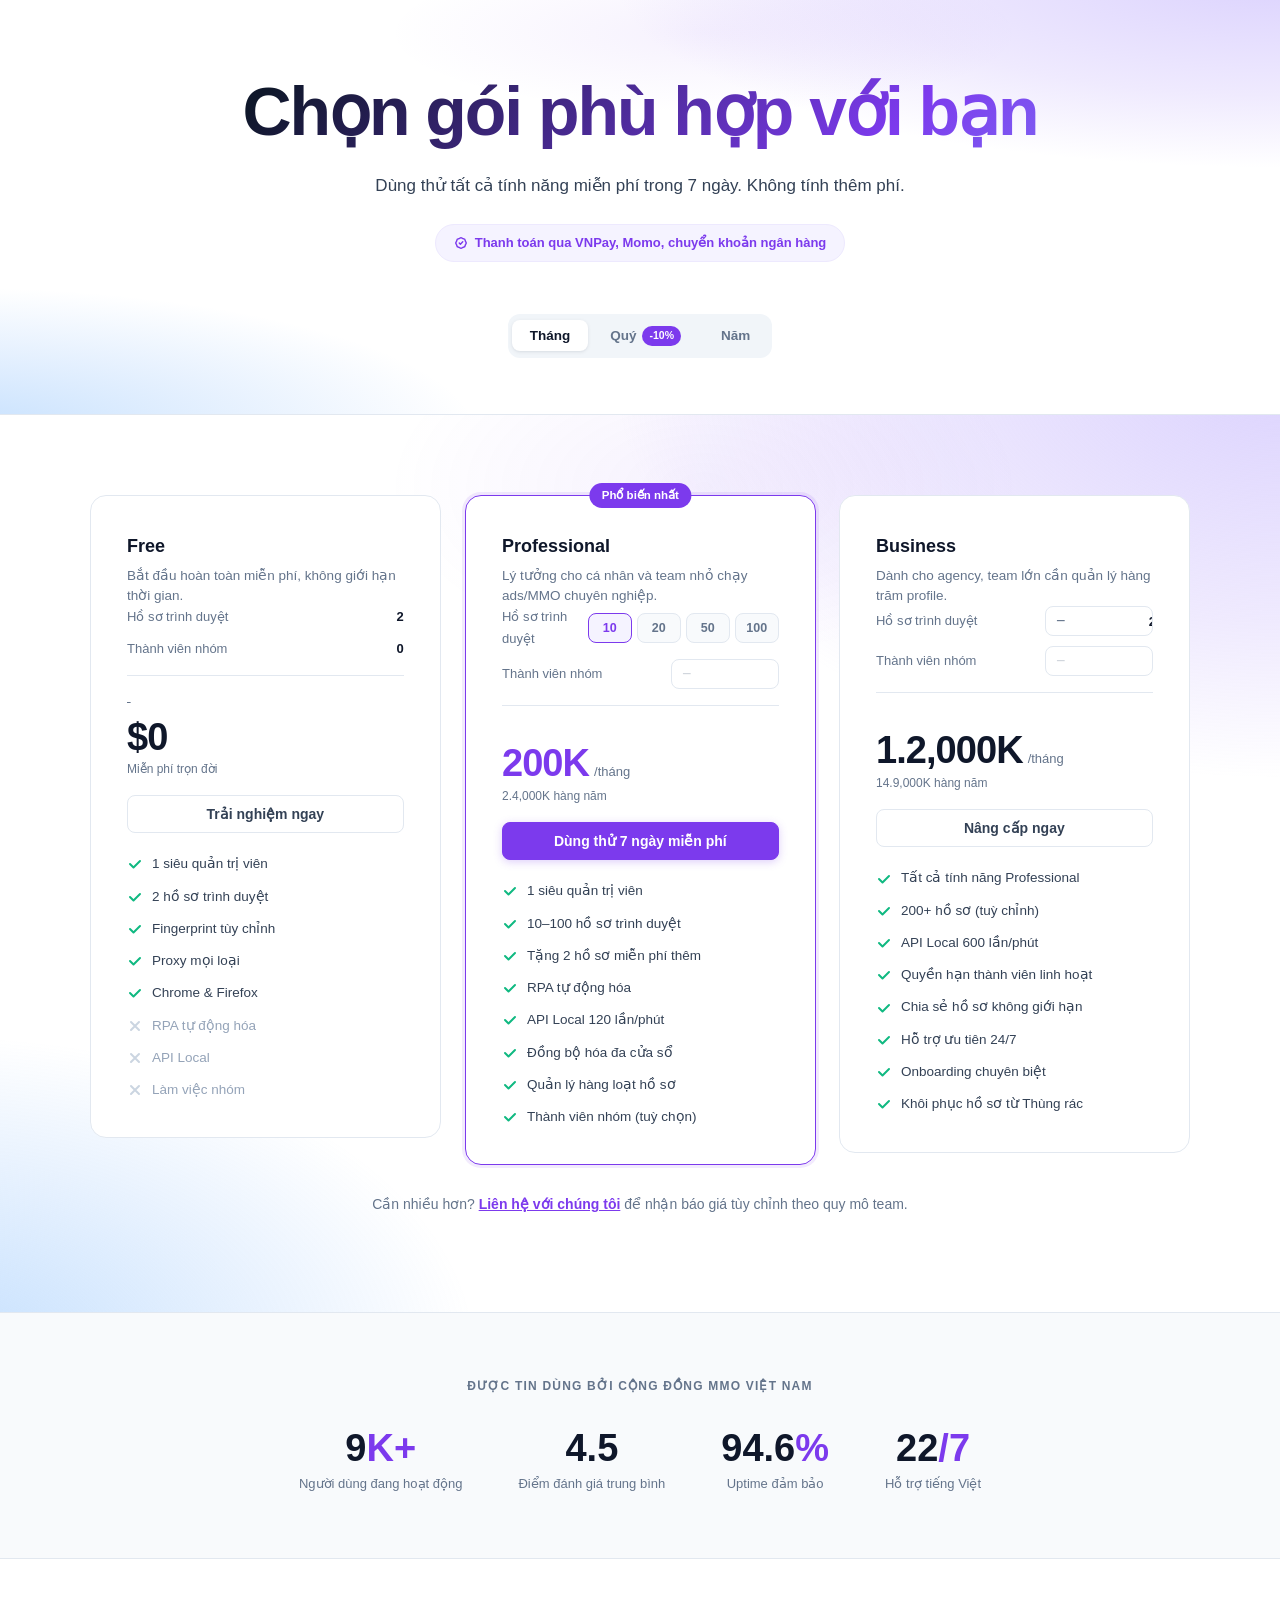
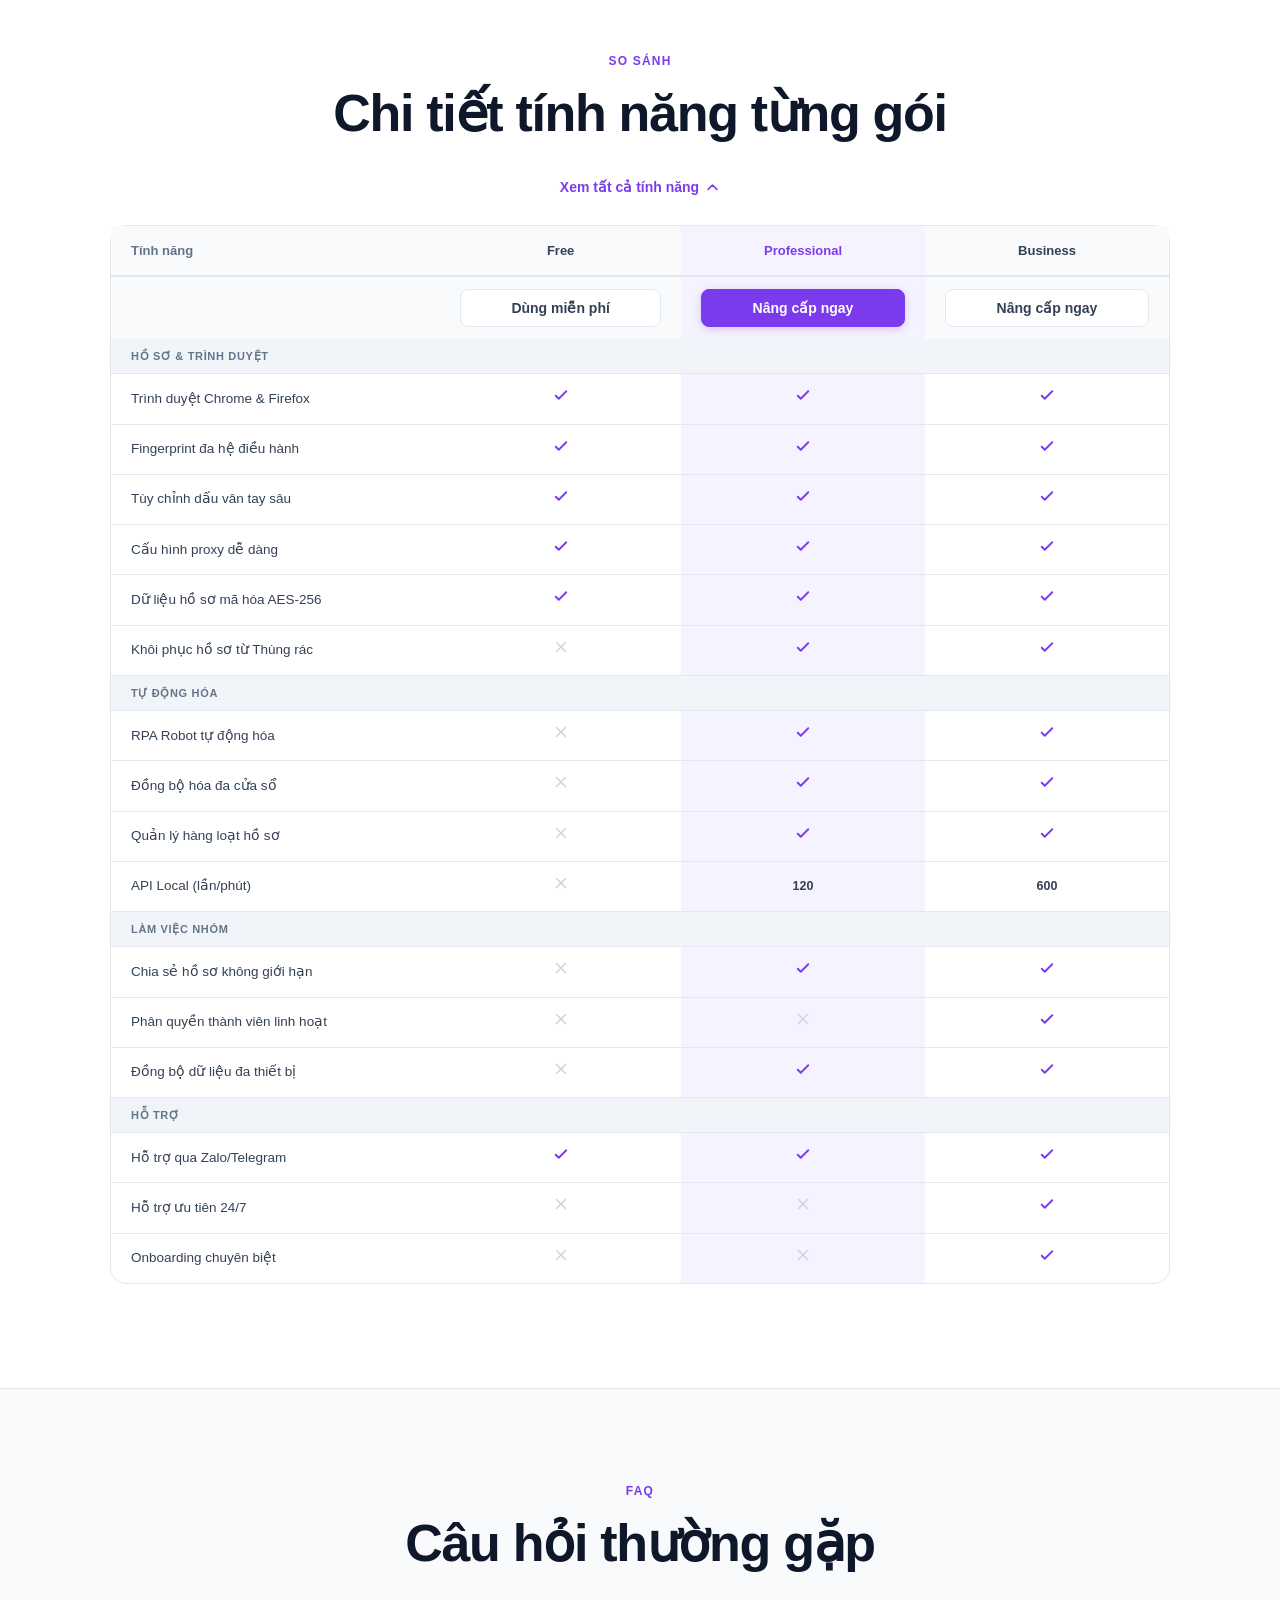
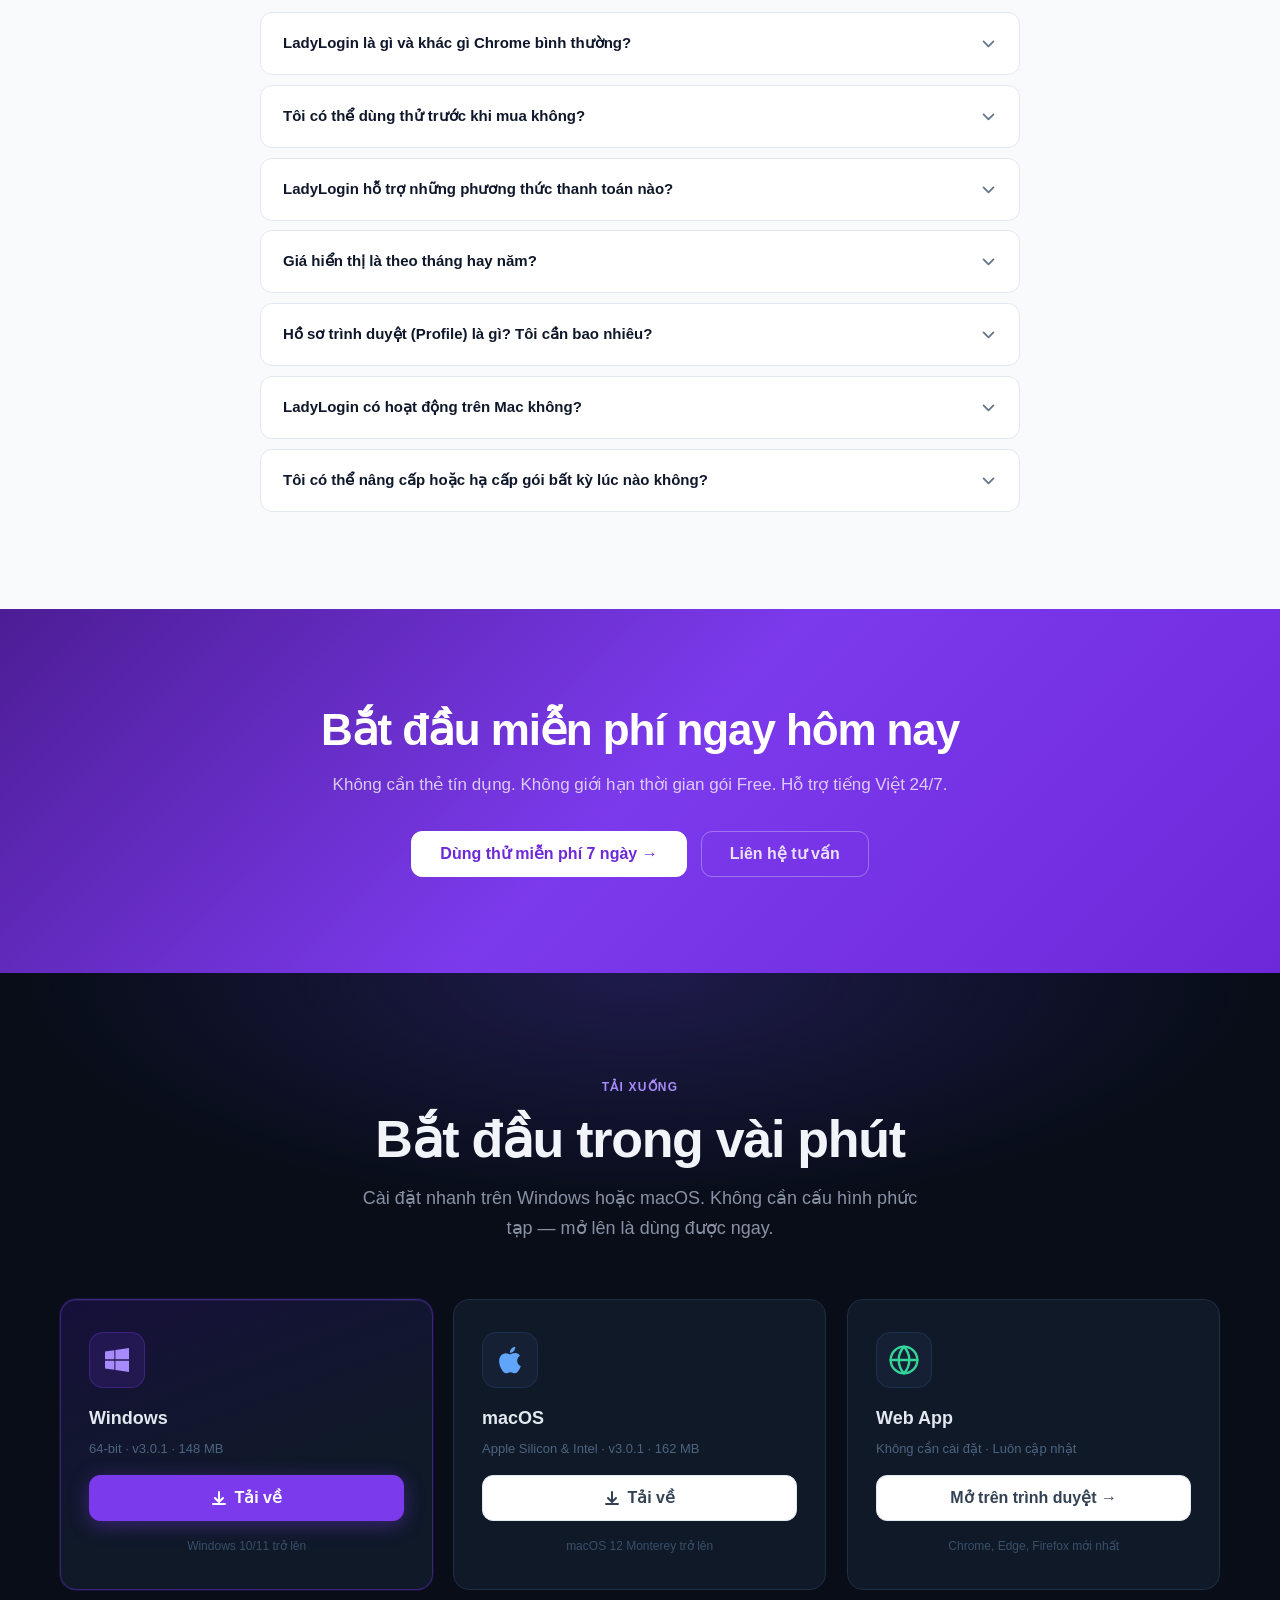
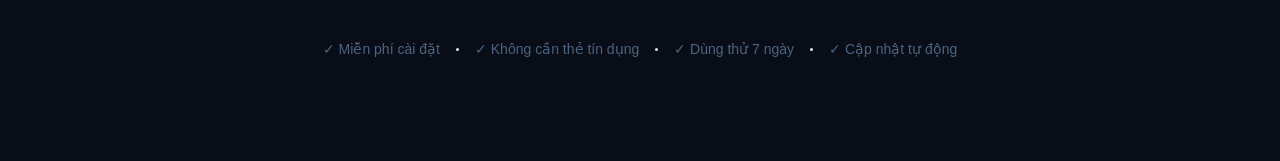
<file: banggia.html>
<!DOCTYPE html>
<html lang="vi">
<head>
  <meta charset="UTF-8">
  <meta name="viewport" content="width=device-width, initial-scale=1.0">
  <title>Bảng Giá LadyLogin – Anti-detect Browser Giá Tốt Nhất Việt Nam</title>
  <meta name="description" content="Chọn gói LadyLogin phù hợp với bạn. Dùng thử 7 ngày miễn phí, không cần thẻ tín dụng. Gói Miễn phí, Professional và Business.">
  <link rel="stylesheet" href="css/style.css">
  <link rel="stylesheet" href="css/banggia.css">
</head>
<body class="page-pricing">

<!-- ═══════════ HERO ═══════════ -->
<section class="pricing-hero">
  <h1>Chọn gói phù hợp với bạn</h1>
  <p class="subtitle">Dùng thử tất cả tính năng miễn phí trong 7 ngày. Không tính thêm phí.</p>
  <div class="trial-badge">
    <svg width="14" height="14" fill="none" viewBox="0 0 24 24" stroke="currentColor" stroke-width="2.5"><path d="M9 12l2 2 4-4M7.835 4.697a3.42 3.42 0 001.946-.806 3.42 3.42 0 014.438 0 3.42 3.42 0 001.946.806 3.42 3.42 0 013.138 3.138 3.42 3.42 0 00.806 1.946 3.42 3.42 0 010 4.438 3.42 3.42 0 00-.806 1.946 3.42 3.42 0 01-3.138 3.138 3.42 3.42 0 00-1.946.806 3.42 3.42 0 01-4.438 0 3.42 3.42 0 00-1.946-.806 3.42 3.42 0 01-3.138-3.138 3.42 3.42 0 00-.806-1.946 3.42 3.42 0 010-4.438 3.42 3.42 0 00.806-1.946 3.42 3.42 0 013.138-3.138z" stroke-linecap="round" stroke-linejoin="round"/></svg>
    Thanh toán qua VNPay, Momo, chuyển khoản ngân hàng
  </div>

  <div class="billing-toggle">
    <button class="billing-btn active" data-period="month" onclick="setBilling('month', this)">Tháng</button>
    <button class="billing-btn" data-period="quarter" onclick="setBilling('quarter', this)">
      Quý <span class="billing-badge">-10%</span>
    </button>
    <button class="billing-btn" data-period="year" onclick="setBilling('year', this)">Năm</button>
  </div>
</section>


<!-- ═══════════ PLANS ═══════════ -->
<section class="plans-section">
  <div class="pricing-grid">

    <!-- FREE -->
    <article class="pricing-card">
      <div class="pc-header">
        <h3>Free</h3>
        <p>Bắt đầu hoàn toàn miễn phí, không giới hạn thời gian.</p>
      </div>

      <div class="config-row">
        <span>Hồ sơ trình duyệt</span>
        <strong style="color:var(--text);">2</strong>
      </div>
      <div class="config-row" style="margin-bottom:0;">
        <span>Thành viên nhóm</span>
        <strong style="color:var(--text);">0</strong>
      </div>

      <hr class="plan-divider">

      <div class="pc-price-block">
        <div class="pc-price-old">&nbsp;</div>
        <div class="pc-price-main">
          <span class="amount">$0</span>
        </div>
        <div class="pc-price-note">Miễn phí trọn đời</div>
      </div>

      <a href="https://app.ladylogin.com" class="btn btn-outline btn-block">Trải nghiệm ngay</a>

      <div class="pc-features">
        <div class="pc-feat"><svg class="check-icon" viewBox="0 0 16 16" fill="none"><path d="M3 8L6.5 11.5L13 5" stroke="currentColor" stroke-width="2" stroke-linecap="round" stroke-linejoin="round"/></svg>1 siêu quản trị viên</div>
        <div class="pc-feat"><svg class="check-icon" viewBox="0 0 16 16" fill="none"><path d="M3 8L6.5 11.5L13 5" stroke="currentColor" stroke-width="2" stroke-linecap="round" stroke-linejoin="round"/></svg>2 hồ sơ trình duyệt</div>
        <div class="pc-feat"><svg class="check-icon" viewBox="0 0 16 16" fill="none"><path d="M3 8L6.5 11.5L13 5" stroke="currentColor" stroke-width="2" stroke-linecap="round" stroke-linejoin="round"/></svg>Fingerprint tùy chỉnh</div>
        <div class="pc-feat"><svg class="check-icon" viewBox="0 0 16 16" fill="none"><path d="M3 8L6.5 11.5L13 5" stroke="currentColor" stroke-width="2" stroke-linecap="round" stroke-linejoin="round"/></svg>Proxy mọi loại</div>
        <div class="pc-feat"><svg class="check-icon" viewBox="0 0 16 16" fill="none"><path d="M3 8L6.5 11.5L13 5" stroke="currentColor" stroke-width="2" stroke-linecap="round" stroke-linejoin="round"/></svg>Chrome &amp; Firefox</div>
        <div class="pc-feat pc-feat-dim"><svg class="x-icon" viewBox="0 0 16 16" fill="none"><path d="M4 4L12 12M12 4L4 12" stroke="currentColor" stroke-width="2" stroke-linecap="round"/></svg>RPA tự động hóa</div>
        <div class="pc-feat pc-feat-dim"><svg class="x-icon" viewBox="0 0 16 16" fill="none"><path d="M4 4L12 12M12 4L4 12" stroke="currentColor" stroke-width="2" stroke-linecap="round"/></svg>API Local</div>
        <div class="pc-feat pc-feat-dim"><svg class="x-icon" viewBox="0 0 16 16" fill="none"><path d="M4 4L12 12M12 4L4 12" stroke="currentColor" stroke-width="2" stroke-linecap="round"/></svg>Làm việc nhóm</div>
      </div>
    </article>

    <!-- PROFESSIONAL (FEATURED) -->
    <article class="pricing-card pricing-card-featured">
      <div class="pc-badge">Phổ biến nhất</div>

      <div class="pc-header">
        <h3>Professional</h3>
        <p>Lý tưởng cho cá nhân và team nhỏ chạy ads/MMO chuyên nghiệp.</p>
      </div>

      <div class="config-row">
        <span>Hồ sơ trình duyệt</span>
        <div class="profile-btns">
          <button class="profile-btn active" onclick="selectProfile(this,'pro',10,200)">10</button>
          <button class="profile-btn" onclick="selectProfile(this,'pro',20,350)">20</button>
          <button class="profile-btn" onclick="selectProfile(this,'pro',50,700)">50</button>
          <button class="profile-btn" onclick="selectProfile(this,'pro',100,1200)">100</button>
        </div>
      </div>
      <div class="config-row" style="margin-bottom:0;">
        <span>Thành viên nhóm</span>
        <div class="stepper">
          <button class="stepper-btn disabled" onclick="changeTeam('pro',-1)">−</button>
          <input class="stepper-field" id="team-pro" value="0" readonly>
          <button class="stepper-btn" onclick="changeTeam('pro',1)">+</button>
        </div>
      </div>

      <hr class="plan-divider">

      <div class="pc-price-block" id="price-block-pro">
        <div class="pc-price-old" id="price-old-pro">&nbsp;</div>
        <div class="pc-price-main">
          <span class="amount" id="price-main-pro">200K</span>
          <span class="unit">/tháng</span>
        </div>
        <div class="pc-price-note" id="price-annual-pro">2,400K hàng năm</div>
      </div>

      <a href="https://app.ladylogin.com" class="btn btn-primary btn-block">Dùng thử 7 ngày miễn phí</a>

      <div class="pc-features">
        <div class="pc-feat"><svg class="check-icon" viewBox="0 0 16 16" fill="none"><path d="M3 8L6.5 11.5L13 5" stroke="currentColor" stroke-width="2" stroke-linecap="round" stroke-linejoin="round"/></svg>1 siêu quản trị viên</div>
        <div class="pc-feat"><svg class="check-icon" viewBox="0 0 16 16" fill="none"><path d="M3 8L6.5 11.5L13 5" stroke="currentColor" stroke-width="2" stroke-linecap="round" stroke-linejoin="round"/></svg>10–100 hồ sơ trình duyệt</div>
        <div class="pc-feat"><svg class="check-icon" viewBox="0 0 16 16" fill="none"><path d="M3 8L6.5 11.5L13 5" stroke="currentColor" stroke-width="2" stroke-linecap="round" stroke-linejoin="round"/></svg>Tặng 2 hồ sơ miễn phí thêm</div>
        <div class="pc-feat"><svg class="check-icon" viewBox="0 0 16 16" fill="none"><path d="M3 8L6.5 11.5L13 5" stroke="currentColor" stroke-width="2" stroke-linecap="round" stroke-linejoin="round"/></svg>RPA tự động hóa</div>
        <div class="pc-feat"><svg class="check-icon" viewBox="0 0 16 16" fill="none"><path d="M3 8L6.5 11.5L13 5" stroke="currentColor" stroke-width="2" stroke-linecap="round" stroke-linejoin="round"/></svg>API Local 120 lần/phút</div>
        <div class="pc-feat"><svg class="check-icon" viewBox="0 0 16 16" fill="none"><path d="M3 8L6.5 11.5L13 5" stroke="currentColor" stroke-width="2" stroke-linecap="round" stroke-linejoin="round"/></svg>Đồng bộ hóa đa cửa sổ</div>
        <div class="pc-feat"><svg class="check-icon" viewBox="0 0 16 16" fill="none"><path d="M3 8L6.5 11.5L13 5" stroke="currentColor" stroke-width="2" stroke-linecap="round" stroke-linejoin="round"/></svg>Quản lý hàng loạt hồ sơ</div>
        <div class="pc-feat"><svg class="check-icon" viewBox="0 0 16 16" fill="none"><path d="M3 8L6.5 11.5L13 5" stroke="currentColor" stroke-width="2" stroke-linecap="round" stroke-linejoin="round"/></svg>Thành viên nhóm (tuỳ chọn)</div>
      </div>
    </article>

    <!-- BUSINESS -->
    <article class="pricing-card">
      <div class="pc-header">
        <h3>Business</h3>
        <p>Dành cho agency, team lớn cần quản lý hàng trăm profile.</p>
      </div>

      <div class="config-row">
        <span>Hồ sơ trình duyệt</span>
        <div class="stepper">
          <button class="stepper-btn" onclick="changeBizProfile(-50)">−</button>
          <input class="stepper-field" id="biz-profiles" value="200" readonly>
          <button class="stepper-btn" onclick="changeBizProfile(50)">+</button>
        </div>
      </div>
      <div class="config-row" style="margin-bottom:0;">
        <span>Thành viên nhóm</span>
        <div class="stepper">
          <button class="stepper-btn disabled" onclick="changeTeam('biz',-1)">−</button>
          <input class="stepper-field" id="team-biz" value="0" readonly>
          <button class="stepper-btn" onclick="changeTeam('biz',1)">+</button>
        </div>
      </div>

      <hr class="plan-divider">

      <div class="pc-price-block" id="price-block-biz">
        <div class="pc-price-old" id="price-old-biz">&nbsp;</div>
        <div class="pc-price-main">
          <span class="amount" id="price-main-biz">1,240K</span>
          <span class="unit">/tháng</span>
        </div>
        <div class="pc-price-note" id="price-annual-biz">14,880K hàng năm</div>
      </div>

      <a href="https://app.ladylogin.com" class="btn btn-outline btn-block">Nâng cấp ngay</a>

      <div class="pc-features">
        <div class="pc-feat"><svg class="check-icon" viewBox="0 0 16 16" fill="none"><path d="M3 8L6.5 11.5L13 5" stroke="currentColor" stroke-width="2" stroke-linecap="round" stroke-linejoin="round"/></svg>Tất cả tính năng Professional</div>
        <div class="pc-feat"><svg class="check-icon" viewBox="0 0 16 16" fill="none"><path d="M3 8L6.5 11.5L13 5" stroke="currentColor" stroke-width="2" stroke-linecap="round" stroke-linejoin="round"/></svg>200+ hồ sơ (tuỳ chỉnh)</div>
        <div class="pc-feat"><svg class="check-icon" viewBox="0 0 16 16" fill="none"><path d="M3 8L6.5 11.5L13 5" stroke="currentColor" stroke-width="2" stroke-linecap="round" stroke-linejoin="round"/></svg>API Local 600 lần/phút</div>
        <div class="pc-feat"><svg class="check-icon" viewBox="0 0 16 16" fill="none"><path d="M3 8L6.5 11.5L13 5" stroke="currentColor" stroke-width="2" stroke-linecap="round" stroke-linejoin="round"/></svg>Quyền hạn thành viên linh hoạt</div>
        <div class="pc-feat"><svg class="check-icon" viewBox="0 0 16 16" fill="none"><path d="M3 8L6.5 11.5L13 5" stroke="currentColor" stroke-width="2" stroke-linecap="round" stroke-linejoin="round"/></svg>Chia sẻ hồ sơ không giới hạn</div>
        <div class="pc-feat"><svg class="check-icon" viewBox="0 0 16 16" fill="none"><path d="M3 8L6.5 11.5L13 5" stroke="currentColor" stroke-width="2" stroke-linecap="round" stroke-linejoin="round"/></svg>Hỗ trợ ưu tiên 24/7</div>
        <div class="pc-feat"><svg class="check-icon" viewBox="0 0 16 16" fill="none"><path d="M3 8L6.5 11.5L13 5" stroke="currentColor" stroke-width="2" stroke-linecap="round" stroke-linejoin="round"/></svg>Onboarding chuyên biệt</div>
        <div class="pc-feat"><svg class="check-icon" viewBox="0 0 16 16" fill="none"><path d="M3 8L6.5 11.5L13 5" stroke="currentColor" stroke-width="2" stroke-linecap="round" stroke-linejoin="round"/></svg>Khôi phục hồ sơ từ Thùng rác</div>
      </div>
    </article>

  </div>

  <div class="plan-scroll-hint">
    <svg width="20" height="20" fill="none" viewBox="0 0 24 24" stroke="currentColor" stroke-width="2.5"><path d="M9 18l6-6-6-6" stroke-linecap="round" stroke-linejoin="round"/></svg>
  </div>

  <p class="custom-note">
    Cần nhiều hơn? <a href="/trung-tam-ho-tro.html">Liên hệ với chúng tôi</a> để nhận báo giá tùy chỉnh theo quy mô team.
  </p>
</section>


<!-- ═══════════ TRUST STATS ═══════════ -->
<div class="trust-section">
  <div class="trust-inner">
    <p class="trust-label">Được tin dùng bởi cộng đồng MMO Việt Nam</p>
    <div class="trust-stats">
      <div class="trust-stat">
        <div class="num"><span class="count-val" data-to="10" data-dec="0">10</span><span class="num-suf">K+</span></div>
        <div class="lbl">Người dùng đang hoạt động</div>
      </div>
      <div class="trust-stat">
        <div class="num"><span class="count-val" data-to="4.8" data-dec="1">4.8</span></div>
        <div class="lbl">Điểm đánh giá trung bình</div>
      </div>
      <div class="trust-stat">
        <div class="num"><span class="count-val" data-to="99.9" data-dec="1">99.9</span><span class="num-suf">%</span></div>
        <div class="lbl">Uptime đảm bảo</div>
      </div>
      <div class="trust-stat">
        <div class="num"><span class="count-val" data-to="24" data-dec="0">24</span><span class="num-suf">/7</span></div>
        <div class="lbl">Hỗ trợ tiếng Việt</div>
      </div>
    </div>
  </div>
</div>


<!-- ═══════════ FEATURE COMPARISON ═══════════ -->
<section class="comparison-section">
  <div class="section-head">
    <div class="section-eyebrow">So sánh</div>
    <h2>Chi tiết tính năng từng gói</h2>
  </div>
  <div class="comp-toggle-wrap">
    <button class="comp-btn open" id="compToggle" onclick="toggleComp()">
      Xem tất cả tính năng
      <svg width="15" height="15" fill="none" viewBox="0 0 24 24" stroke="currentColor" stroke-width="2.5"><path d="M19 9l-7 7-7-7" stroke-linecap="round" stroke-linejoin="round"/></svg>
    </button>
  </div>
  <div class="comp-table-wrap visible" id="compTable">
    <div class="comp-table-scroll">
    <table class="comp-table">
      <thead>
        <tr>
          <th style="text-align:left;">Tính năng</th>
          <th>Free</th>
          <th class="th-feat">Professional</th>
          <th>Business</th>
        </tr>
        <tr class="comp-cta-row">
          <td></td>
          <td><a href="https://app.ladylogin.com" class="btn btn-outline btn-block">Dùng miễn phí</a></td>
          <td class="td-feat"><a href="https://app.ladylogin.com" class="btn btn-primary btn-block">Nâng cấp ngay</a></td>
          <td><a href="https://app.ladylogin.com" class="btn btn-outline btn-block">Nâng cấp ngay</a></td>
        </tr>
      </thead>
      <tbody id="compBody"></tbody>
    </table>
    </div>
  </div>
  <div class="comp-scroll-hint">
    <svg width="20" height="20" fill="none" viewBox="0 0 24 24" stroke="currentColor" stroke-width="2.5"><path d="M9 18l6-6-6-6" stroke-linecap="round" stroke-linejoin="round"/></svg>
  </div>
</section>


<!-- ═══════════ FAQ ═══════════ -->
<section class="faq-section">
  <div class="faq-inner">
    <div class="section-head">
      <div class="section-eyebrow">FAQ</div>
      <h2>Câu hỏi thường gặp</h2>
    </div>

    <details class="faq-item">
      <summary class="faq-q">
        LadyLogin là gì và khác gì Chrome bình thường?
        <svg width="17" height="17" fill="none" viewBox="0 0 24 24" stroke="currentColor" stroke-width="2.5"><path d="M19 9l-7 7-7-7" stroke-linecap="round" stroke-linejoin="round"/></svg>
      </summary>
      <div class="faq-a">LadyLogin là trình duyệt anti-detect chuyên biệt, cho phép bạn tạo nhiều browser profile độc lập với fingerprint riêng biệt. Khác với Chrome thông thường — dù dùng Incognito — fingerprint của bạn vẫn giống nhau và dễ bị phát hiện khi chạy đa tài khoản. LadyLogin giả lập hoàn toàn Canvas, WebGL, AudioContext, Font List, Screen Resolution và nhiều tín hiệu khác để mỗi profile trông như một thiết bị thực tế khác nhau.</div>
    </details>

    <details class="faq-item">
      <summary class="faq-q">
        Tôi có thể dùng thử trước khi mua không?
        <svg width="17" height="17" fill="none" viewBox="0 0 24 24" stroke="currentColor" stroke-width="2.5"><path d="M19 9l-7 7-7-7" stroke-linecap="round" stroke-linejoin="round"/></svg>
      </summary>
      <div class="faq-a">Có! Gói Free cho phép bạn dùng 2 profile trình duyệt hoàn toàn miễn phí, không giới hạn thời gian. Ngoài ra, khi đăng ký lần đầu, bạn được dùng thử toàn bộ tính năng Professional trong 7 ngày không mất phí, không cần nhập thẻ tín dụng.</div>
    </details>

    <details class="faq-item">
      <summary class="faq-q">
        LadyLogin hỗ trợ những phương thức thanh toán nào?
        <svg width="17" height="17" fill="none" viewBox="0 0 24 24" stroke="currentColor" stroke-width="2.5"><path d="M19 9l-7 7-7-7" stroke-linecap="round" stroke-linejoin="round"/></svg>
      </summary>
      <div class="faq-a">LadyLogin hỗ trợ thanh toán qua: VNPay, Momo, chuyển khoản ngân hàng nội địa (Vietcombank, Techcombank, MB Bank, BIDV...), thẻ Visa/Mastercard quốc tế.</div>
    </details>

    <details class="faq-item">
      <summary class="faq-q">
        Giá hiển thị là theo tháng hay năm?
        <svg width="17" height="17" fill="none" viewBox="0 0 24 24" stroke="currentColor" stroke-width="2.5"><path d="M19 9l-7 7-7-7" stroke-linecap="round" stroke-linejoin="round"/></svg>
      </summary>
      <div class="faq-a">Giá mặc định hiển thị theo tháng (billing hàng tháng). Bạn có thể chọn thanh toán theo Quý (tiết kiệm 10%) hoặc theo Năm (tiết kiệm 20%) bằng cách nhấn vào các nút chuyển đổi trên đầu trang. Thanh toán năm có giá thành thấp nhất và được khuyến nghị cho người dùng thường xuyên.</div>
    </details>

    <details class="faq-item">
      <summary class="faq-q">
        Hồ sơ trình duyệt (Profile) là gì? Tôi cần bao nhiêu?
        <svg width="17" height="17" fill="none" viewBox="0 0 24 24" stroke="currentColor" stroke-width="2.5"><path d="M19 9l-7 7-7-7" stroke-linecap="round" stroke-linejoin="round"/></svg>
      </summary>
      <div class="faq-a">Mỗi "hồ sơ" là một môi trường trình duyệt độc lập — có fingerprint riêng, cookie riêng, localStorage riêng, và thường được gán với một proxy riêng. Về cơ bản: 1 hồ sơ = 1 tài khoản mạng xã hội/sàn thương mại điện tử. Nếu bạn chạy 20 tài khoản Facebook Ads, bạn cần 20 hồ sơ.</div>
    </details>

    <details class="faq-item">
      <summary class="faq-q">
        LadyLogin có hoạt động trên Mac không?
        <svg width="17" height="17" fill="none" viewBox="0 0 24 24" stroke="currentColor" stroke-width="2.5"><path d="M19 9l-7 7-7-7" stroke-linecap="round" stroke-linejoin="round"/></svg>
      </summary>
      <div class="faq-a">Có! LadyLogin hỗ trợ đầy đủ trên Windows 10/11 và macOS 12+. Phiên bản Linux đang trong quá trình phát triển và sẽ ra mắt sớm. Trên cả hai nền tảng, bạn đều có thể tạo profile giả lập Windows hoặc macOS để phù hợp với thị trường target.</div>
    </details>

    <details class="faq-item">
      <summary class="faq-q">
        Tôi có thể nâng cấp hoặc hạ cấp gói bất kỳ lúc nào không?
        <svg width="17" height="17" fill="none" viewBox="0 0 24 24" stroke="currentColor" stroke-width="2.5"><path d="M19 9l-7 7-7-7" stroke-linecap="round" stroke-linejoin="round"/></svg>
      </summary>
      <div class="faq-a">Hoàn toàn có thể. Bạn có thể nâng cấp ngay lập tức và chỉ trả thêm phần chênh lệch theo ngày còn lại trong chu kỳ. Khi hạ cấp, thay đổi sẽ có hiệu lực vào đầu chu kỳ thanh toán tiếp theo. Không có phí ẩn hay phí hủy hợp đồng.</div>
    </details>
  </div>
</section>

<!-- ═══════════ CTA BOTTOM ═══════════ -->
<section class="pricing-cta">
  <h2>Bắt đầu miễn phí ngay hôm nay</h2>
  <p>Không cần thẻ tín dụng. Không giới hạn thời gian gói Free. Hỗ trợ tiếng Việt 24/7.</p>
  <div class="cta-btn-wrap">
    <a href="https://app.ladylogin.com" class="btn btn-white btn-lg">Dùng thử miễn phí 7 ngày →</a>
    <a href="/trung-tam-ho-tro.html" class="btn btn-ghost-white btn-lg">Liên hệ tư vấn</a>
  </div>
</section>
  <!-- DOWNLOAD -->
    <section id="download" class="dl-section">
      <div class="container">
        <div class="section-head">
          <div class="section-eyebrow" data-i18n="dl-eyebrow">Tải xuống</div>
          <h2 data-i18n="dl-h2">Bắt đầu trong vài phút</h2>
          <p data-i18n="dl-p">Cài đặt nhanh trên Windows hoặc macOS. Không cần cấu hình phức tạp — mở lên là dùng được ngay.</p>
        </div>

        <div class="dl-grid">

          <!-- Windows -->
          <div class="dl-card dl-card-primary">
            <div class="dl-card-icon">
              <svg width="32" height="32" viewBox="0 0 24 24" fill="currentColor">
                <path d="M3 5.557L10.02 4.6v6.9H3V5.557zM10.02 12.49l.001 6.91L3 18.443V12.49h7.02zM10.8 4.49L21 3v8.49h-10.2V4.49zM21 12.51v8.49l-10.2-1.48V12.51H21z"/>
              </svg>
            </div>
            <div class="dl-card-info">
              <div class="dl-platform">Windows</div>
              <div class="dl-meta">64-bit · v3.0.1 · 148 MB</div>
            </div>
            <a href="https://app.ladylogin.com" class="btn btn-primary btn-lg dl-btn">
              <svg width="16" height="16" viewBox="0 0 16 16" fill="none"><path d="M8 2v9M4 8l4 4 4-4M2 14h12" stroke="currentColor" stroke-width="2" stroke-linecap="round" stroke-linejoin="round"/></svg>
              <span data-i18n="dl-win-btn">Tải về</span>
            </a>
            <div class="dl-req" data-i18n="dl-win-req">Windows 10/11 trở lên</div>
          </div>

          <!-- macOS -->
          <div class="dl-card">
            <div class="dl-card-icon">
              <svg width="32" height="32" viewBox="0 0 24 24" fill="currentColor">
                <path d="M18.71 19.5c-.83 1.24-1.71 2.45-3.05 2.47-1.34.03-1.77-.79-3.29-.79-1.53 0-2 .77-3.27.82-1.31.05-2.3-1.32-3.14-2.53C4.25 17 2.94 12.45 4.7 9.39c.87-1.52 2.43-2.48 4.12-2.51 1.28-.02 2.5.87 3.29.87.78 0 2.26-1.07 3.8-.91.65.03 2.47.26 3.64 1.98-.09.06-2.17 1.28-2.15 3.81.03 3.02 2.65 4.03 2.68 4.04-.03.07-.42 1.44-1.38 2.83M13 3.5c.73-.83 1.94-1.46 2.94-1.5.13 1.17-.34 2.35-1.04 3.19-.69.85-1.83 1.51-2.95 1.42-.15-1.15.41-2.35 1.05-3.11z"/>
              </svg>
            </div>
            <div class="dl-card-info">
              <div class="dl-platform">macOS</div>
              <div class="dl-meta">Apple Silicon &amp; Intel · v3.0.1 · 162 MB</div>
            </div>
            <a href="https://app.ladylogin.com" class="btn btn-outline btn-lg dl-btn">
              <svg width="16" height="16" viewBox="0 0 16 16" fill="none"><path d="M8 2v9M4 8l4 4 4-4M2 14h12" stroke="currentColor" stroke-width="2" stroke-linecap="round" stroke-linejoin="round"/></svg>
              <span data-i18n="dl-mac-btn">Tải về</span>
            </a>
            <div class="dl-req" data-i18n="dl-mac-req">macOS 12 Monterey trở lên</div>
          </div>

          <!-- Web -->
          <div class="dl-card">
            <div class="dl-card-icon dl-card-icon-web">
              <svg width="32" height="32" viewBox="0 0 24 24" fill="none" stroke="currentColor" stroke-width="1.8" stroke-linecap="round" stroke-linejoin="round">
                <circle cx="12" cy="12" r="10"/>
                <path d="M2 12h20M12 2a15.3 15.3 0 0 1 4 10 15.3 15.3 0 0 1-4 10 15.3 15.3 0 0 1-4-10 15.3 15.3 0 0 1 4-10z"/>
              </svg>
            </div>
            <div class="dl-card-info">
              <div class="dl-platform">Web App</div>
              <div class="dl-meta" data-i18n="dl-web-meta">Không cần cài đặt · Luôn cập nhật</div>
            </div>
            <a href="https://app.ladylogin.com" class="btn btn-outline btn-lg dl-btn">
              <span data-i18n="dl-web-btn">Mở trên trình duyệt →</span>
            </a>
            <div class="dl-req" data-i18n="dl-web-req">Chrome, Edge, Firefox mới nhất</div>
          </div>

        </div>

        <div class="dl-scroll-hint">
          <svg width="20" height="20" fill="none" viewBox="0 0 24 24" stroke="currentColor" stroke-width="2.5"><path d="M9 18l6-6-6-6" stroke-linecap="round" stroke-linejoin="round"/></svg>
        </div>

        <div class="dl-footer-note">
          <span data-i18n="dl-note-1">✓ Miễn phí cài đặt</span>
          <span class="trust-sep"></span>
          <span data-i18n="dl-note-2">✓ Không cần thẻ tín dụng</span>
          <span class="trust-sep"></span>
          <span data-i18n="dl-note-3">✓ Dùng thử 7 ngày</span>
          <span class="trust-sep"></span>
          <span data-i18n="dl-note-4">✓ Cập nhật tự động</span>
        </div>
      </div>
    </section>


<script>
// ── Billing period
let currentPeriod = 'month';
const PRICES = { pro: { 10: 200, 20: 350, 50: 700, 100: 1200 }, biz_per_100: 620 };
const DISCOUNTS = { month: 1, quarter: 0.9, year: 0.8 };
let proProfiles = 10, bizProfiles = 200;
let proTeam = 0, bizTeam = 0;

function setBilling(period, btn) {
  currentPeriod = period;
  document.querySelectorAll('.billing-btn').forEach(b => b.classList.remove('active'));
  btn.classList.add('active');
  updatePrices();
}

function selectProfile(btn, plan, count) {
  btn.closest('.pc-features, .pricing-card').querySelectorAll('.profile-btn').forEach(b => b.classList.remove('active'));
  btn.closest('.pricing-card').querySelectorAll('.profile-btn').forEach(b => b.classList.remove('active'));
  btn.classList.add('active');
  if (plan === 'pro') proProfiles = count;
  updatePrices();
}

function changeTeam(plan, delta) {
  if (plan === 'pro') {
    proTeam = Math.max(0, proTeam + delta);
    document.getElementById('team-pro').value = proTeam;
    const btns = document.getElementById('team-pro').parentElement.querySelectorAll('.stepper-btn');
    btns[0].classList.toggle('disabled', proTeam === 0);
  } else {
    bizTeam = Math.max(0, bizTeam + delta);
    document.getElementById('team-biz').value = bizTeam;
    const btns = document.getElementById('team-biz').parentElement.querySelectorAll('.stepper-btn');
    btns[0].classList.toggle('disabled', bizTeam === 0);
  }
  updatePrices();
}

function changeBizProfile(delta) {
  bizProfiles = Math.max(200, bizProfiles + delta);
  document.getElementById('biz-profiles').value = bizProfiles;
  updatePrices();
}

function formatPrice(n) {
  if (n >= 1000) {
    const t = n / 1000;
    return (Number.isInteger(t) ? t : t.toFixed(1)).toString() + ',000K';
  }
  return n + 'K';
}

function updatePrices() {
  const disc = DISCOUNTS[currentPeriod];

  let proBase = (PRICES.pro[proProfiles] || 200) + proTeam * 50;
  const proMonthly = Math.round(proBase * disc / 10) * 10;
  document.getElementById('price-main-pro').textContent = proMonthly + 'K';
  document.getElementById('price-old-pro').textContent = currentPeriod !== 'month' ? proBase + 'K/tháng' : '';
  const proAnnual = currentPeriod === 'year' ? Math.round(proMonthly * 12 / 100) * 100 : proMonthly * 12;
  document.getElementById('price-annual-pro').textContent = formatPrice(proAnnual) + ' hàng năm';

  let bizBase = Math.ceil(bizProfiles / 100) * PRICES.biz_per_100 + bizTeam * 80;
  const bizMonthly = Math.round(bizBase * disc / 10) * 10;
  document.getElementById('price-main-biz').textContent = formatPrice(bizMonthly);
  document.getElementById('price-old-biz').textContent = currentPeriod !== 'month' ? bizBase + 'K/tháng' : '';
  const bizAnnual = currentPeriod === 'year' ? Math.round(bizMonthly * 12 / 100) * 100 : bizMonthly * 12;
  document.getElementById('price-annual-biz').textContent = formatPrice(bizAnnual) + ' hàng năm';
}

// ── Comparison table
const COMP_DATA = [
  { section: 'Hồ sơ & Trình duyệt' },
  { feature: 'Trình duyệt Chrome & Firefox', free: true, pro: true, biz: true },
  { feature: 'Fingerprint đa hệ điều hành', free: true, pro: true, biz: true },
  { feature: 'Tùy chỉnh dấu vân tay sâu', free: true, pro: true, biz: true },
  { feature: 'Cấu hình proxy dễ dàng', free: true, pro: true, biz: true },
  { feature: 'Dữ liệu hồ sơ mã hóa AES-256', free: true, pro: true, biz: true },
  { feature: 'Khôi phục hồ sơ từ Thùng rác', free: false, pro: true, biz: true },
  { section: 'Tự động hóa' },
  { feature: 'RPA Robot tự động hóa', free: false, pro: true, biz: true },
  { feature: 'Đồng bộ hóa đa cửa sổ', free: false, pro: true, biz: true },
  { feature: 'Quản lý hàng loạt hồ sơ', free: false, pro: true, biz: true },
  { feature: 'API Local (lần/phút)', free: false, pro: '120', biz: '600' },
  { section: 'Làm việc nhóm' },
  { feature: 'Chia sẻ hồ sơ không giới hạn', free: false, pro: true, biz: true },
  { feature: 'Phân quyền thành viên linh hoạt', free: false, pro: false, biz: true },
  { feature: 'Đồng bộ dữ liệu đa thiết bị', free: false, pro: true, biz: true },
  { section: 'Hỗ trợ' },
  { feature: 'Hỗ trợ qua Zalo/Telegram', free: true, pro: true, biz: true },
  { feature: 'Hỗ trợ ưu tiên 24/7', free: false, pro: false, biz: true },
  { feature: 'Onboarding chuyên biệt', free: false, pro: false, biz: true },
];

function renderComp() {
  const YES = `<svg style="color:#7c3aed;display:inline-block;" width="18" height="18" fill="none" viewBox="0 0 24 24" stroke="currentColor" stroke-width="2.5"><path d="M5 13l4 4L19 7" stroke-linecap="round" stroke-linejoin="round"/></svg>`;
  const NO  = `<svg style="color:#cbd5e1;display:inline-block;" width="18" height="18" fill="none" viewBox="0 0 24 24" stroke="currentColor" stroke-width="2"><path d="M6 18L18 6M6 6l12 12" stroke-linecap="round"/></svg>`;
  const body = document.getElementById('compBody');
  body.innerHTML = COMP_DATA.map(row => {
    if (row.section) {
      return `<tr class="comp-section-row"><td colspan="4">${row.section}</td></tr>`;
    }
    const f = v => v === true ? YES : v === false ? NO : `<span style="font-size:12.5px;font-weight:700;color:#334155;">${v}</span>`;
    return `<tr>
      <td>${row.feature}</td>
      <td>${f(row.free)}</td>
      <td class="td-feat">${f(row.pro)}</td>
      <td>${f(row.biz)}</td>
    </tr>`;
  }).join('');
}

function toggleComp() {
  const table = document.getElementById('compTable');
  const btn = document.getElementById('compToggle');
  const isOpen = table.classList.contains('visible');
  if (isOpen) {
    table.style.overflow = 'hidden';
    table.style.maxHeight = table.scrollHeight + 'px';
    requestAnimationFrame(() => { table.style.maxHeight = '0'; table.style.opacity = '0'; });
    table.addEventListener('transitionend', () => { table.classList.remove('visible'); table.style.maxHeight = ''; table.style.opacity = ''; table.style.overflow = ''; }, { once: true });
  } else {
    table.classList.add('visible');
    table.style.overflow = 'hidden';
    table.style.maxHeight = '0';
    table.style.opacity = '0';
    requestAnimationFrame(() => { requestAnimationFrame(() => { table.style.maxHeight = table.scrollHeight + 'px'; table.style.opacity = '1'; }); });
    table.addEventListener('transitionend', () => { table.style.maxHeight = ''; table.style.opacity = ''; table.style.overflow = 'visible'; }, { once: true });
  }
  btn.classList.toggle('open', !isOpen);
}

renderComp();
// Bảng mặc định visible — sync overflow để sticky header hoạt động ngay
document.getElementById('compTable').style.overflow = 'visible';
updatePrices();

// FAQ animation
document.querySelectorAll('details.faq-item').forEach(el => {
  const content = el.querySelector('.faq-a');
  el.querySelector('.faq-q').addEventListener('click', e => {
    e.preventDefault();
    if (el.open) {
      content.style.maxHeight = content.scrollHeight + 'px';
      requestAnimationFrame(() => { content.style.maxHeight = '0'; content.style.opacity = '0'; });
      content.addEventListener('transitionend', () => { el.open = false; content.style.maxHeight = ''; content.style.opacity = ''; }, { once: true });
    } else {
      el.open = true;
      content.style.maxHeight = '0'; content.style.opacity = '0';
      requestAnimationFrame(() => { requestAnimationFrame(() => { content.style.maxHeight = content.scrollHeight + 'px'; content.style.opacity = '1'; }); });
      content.addEventListener('transitionend', () => { content.style.maxHeight = 'none'; content.style.opacity = '1'; }, { once: true });
    }
  });
});

// Scroll progress bar
const progressBar = document.createElement('div');
progressBar.className = 'scroll-progress';
document.body.prepend(progressBar);
window.addEventListener('scroll', () => {
  const total = document.body.scrollHeight - window.innerHeight;
  progressBar.style.setProperty('--pct', (window.scrollY / total * 100).toFixed(2) + '%');
}, { passive: true });

// Count-up animation cho trust stats
function countUp(el, to, dec, duration) {
  const start = performance.now();
  const tick = (now) => {
    const p = Math.min((now - start) / duration, 1);
    const eased = 1 - Math.pow(1 - p, 3);
    el.textContent = dec > 0 ? (eased * to).toFixed(dec) : Math.floor(eased * to);
    if (p < 1) requestAnimationFrame(tick);
    else el.textContent = dec > 0 ? to.toFixed(dec) : to;
  };
  requestAnimationFrame(tick);
}
const countObserver = new IntersectionObserver((entries) => {
  entries.forEach(e => {
    if (!e.isIntersecting) return;
    const val = e.target.querySelector('.count-val');
    if (val) countUp(val, parseFloat(val.dataset.to), parseInt(val.dataset.dec || '0'), 1800);
    countObserver.unobserve(e.target);
  });
}, { threshold: 0.4 });
document.querySelectorAll('.trust-stat').forEach(el => countObserver.observe(el));

// Scroll hint: click để cuộn sang card tiếp theo, ẩn khi đã vuốt
const pricingGrid = document.querySelector('.pricing-grid');
const scrollHint = document.querySelector('.plan-scroll-hint');
if (pricingGrid && scrollHint) {
  scrollHint.addEventListener('click', () => {
    const cardWidth = pricingGrid.querySelector('.pricing-card').offsetWidth + 12;
    const maxScroll = pricingGrid.scrollWidth - pricingGrid.clientWidth;
    if (pricingGrid.scrollLeft >= maxScroll - 8) {
      pricingGrid.scrollTo({ left: 0, behavior: 'smooth' });
    } else {
      pricingGrid.scrollBy({ left: cardWidth, behavior: 'smooth' });
    }
  });
  scrollHint.style.cursor = 'pointer';
}

// Download scroll hint
const dlGrid = document.querySelector('.dl-grid');
const dlScrollHint = document.querySelector('.dl-scroll-hint');
if (dlGrid && dlScrollHint) {
  dlScrollHint.style.cursor = 'pointer';
  dlScrollHint.addEventListener('click', () => {
    const cardWidth = dlGrid.querySelector('.dl-card').offsetWidth + 12;
    const maxScroll = dlGrid.scrollWidth - dlGrid.clientWidth;
    if (dlGrid.scrollLeft >= maxScroll - 8) {
      dlGrid.scrollTo({ left: 0, behavior: 'smooth' });
    } else {
      dlGrid.scrollBy({ left: cardWidth, behavior: 'smooth' });
    }
  });
}

// Comp table scroll hint
const compScrollWrap = document.querySelector('.comp-table-scroll');
const compScrollHint = document.querySelector('.comp-scroll-hint');
if (compScrollWrap && compScrollHint) {
  compScrollHint.style.cursor = 'pointer';
  compScrollHint.addEventListener('click', () => {
    const maxScroll = compScrollWrap.scrollWidth - compScrollWrap.clientWidth;
    if (compScrollWrap.scrollLeft >= maxScroll - 8) {
      compScrollWrap.scrollTo({ left: 0, behavior: 'smooth' });
    } else {
      compScrollWrap.scrollBy({ left: 160, behavior: 'smooth' });
    }
  });
}

// Swipe hint animation
(function () {
  if (window.innerWidth > 900) return;
  var DIST = 50, HALF = 250;
  function hint(el) {
    if (!el || el.scrollWidth <= el.clientWidth + 4 || el.scrollLeft > 0) return;
    var t0 = null;
    function fwd(ts) {
      if (!t0) t0 = ts;
      var p = Math.min((ts - t0) / HALF, 1);
      el.scrollLeft = DIST * (1 - Math.pow(1 - p, 2));
      if (p < 1) { requestAnimationFrame(fwd); return; }
      var t1 = null;
      requestAnimationFrame(function bk(ts2) {
        if (!t1) t1 = ts2;
        var q = Math.min((ts2 - t1) / HALF, 1);
        el.scrollLeft = DIST * Math.pow(1 - q, 2);
        if (q < 1) requestAnimationFrame(bk); else el.scrollLeft = 0;
      });
    }
    requestAnimationFrame(fwd);
  }
  var hintIO = new IntersectionObserver(function (entries) {
    entries.forEach(function (e) {
      if (!e.isIntersecting) return;
      hintIO.unobserve(e.target);
      var el = e.target;
      setTimeout(function () { hint(el); }, 400);
    });
  }, { threshold: 0.3 });
  window.addEventListener('load', function () {
    setTimeout(function () {
      document.querySelectorAll('.pricing-grid, .dl-grid').forEach(function (el) {
        hintIO.observe(el);
      });
    }, 600);
  });
}());

// IntersectionObserver — trigger .in-view để show các elements bị ẩn bởi style.css
const revealObserver = new IntersectionObserver((entries) => {
  entries.forEach(e => { if (e.isIntersecting) { e.target.classList.add('in-view'); revealObserver.unobserve(e.target); } });
}, { threshold: 0.08 });
document.querySelectorAll('.pricing-card, .section-head, .faq-item, details, .trust-stat, .dl-card').forEach(el => revealObserver.observe(el));
</script>

</body>
</html>
</file>
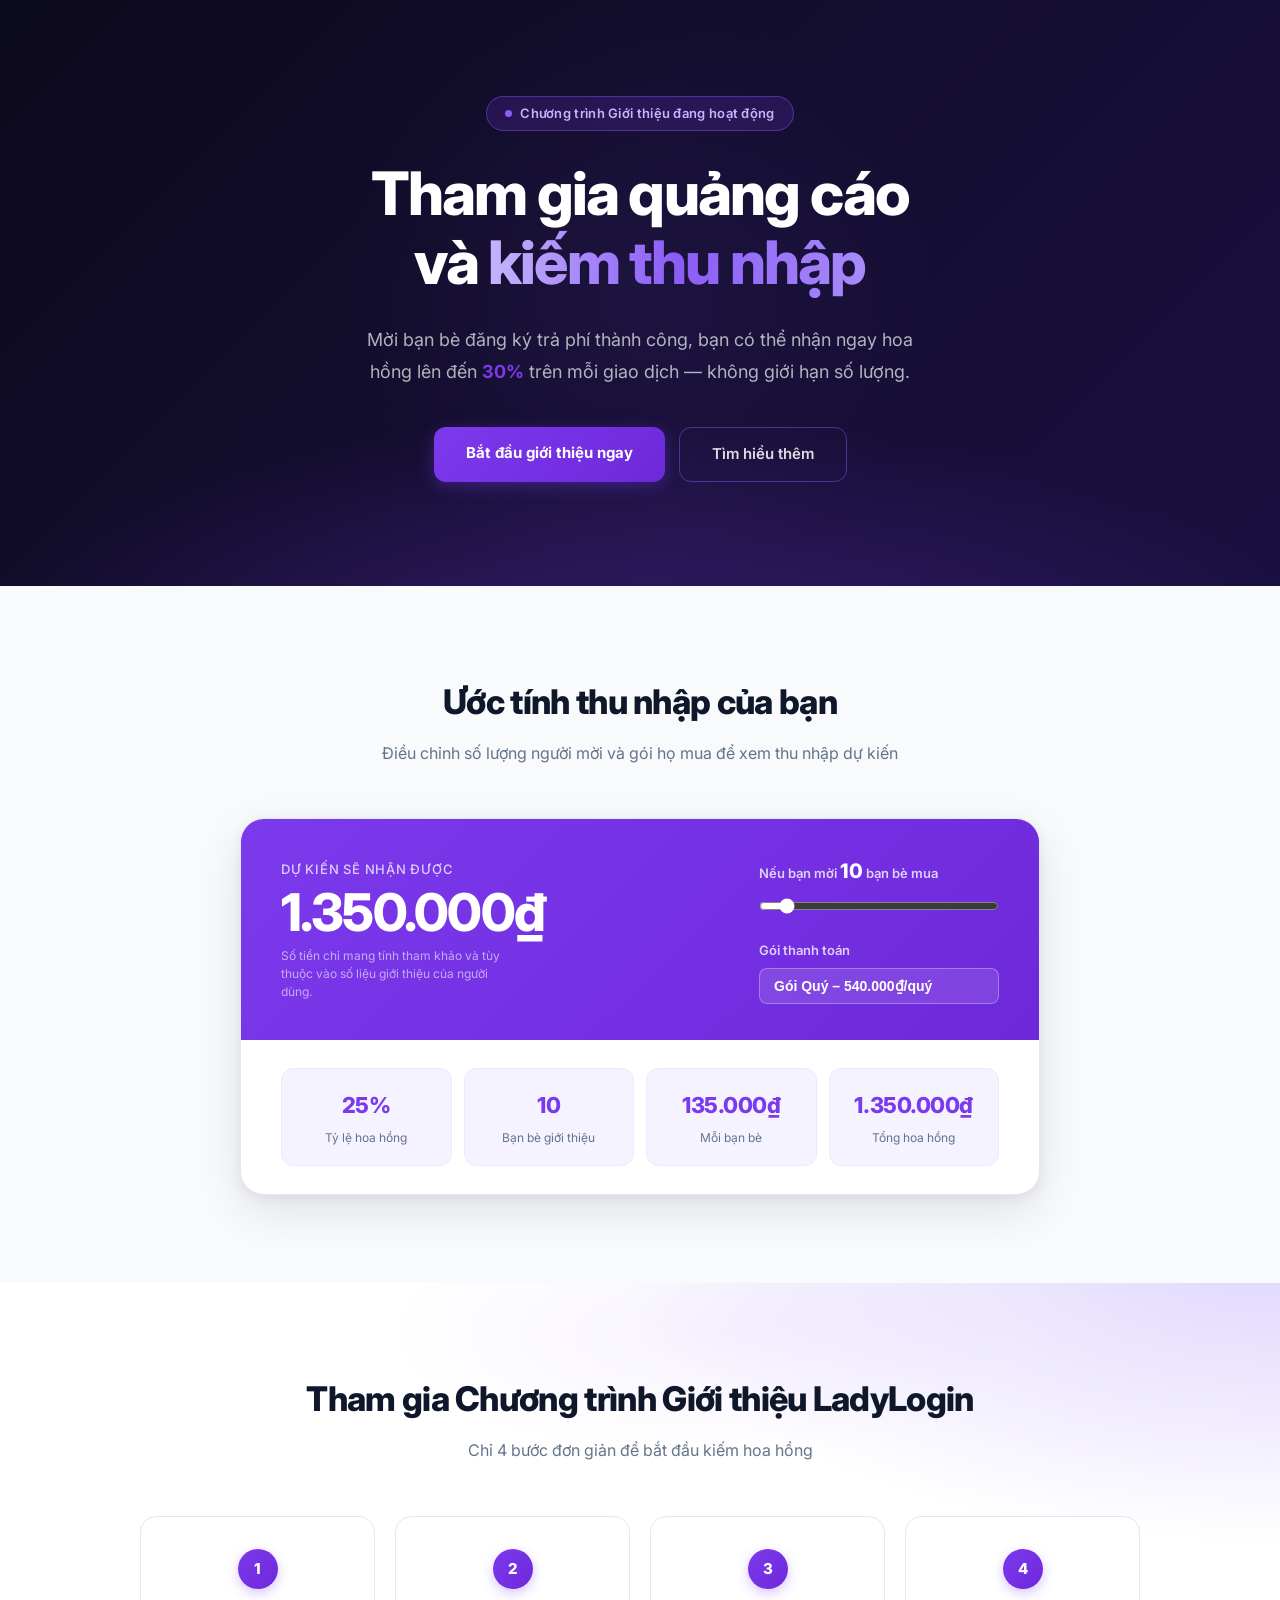
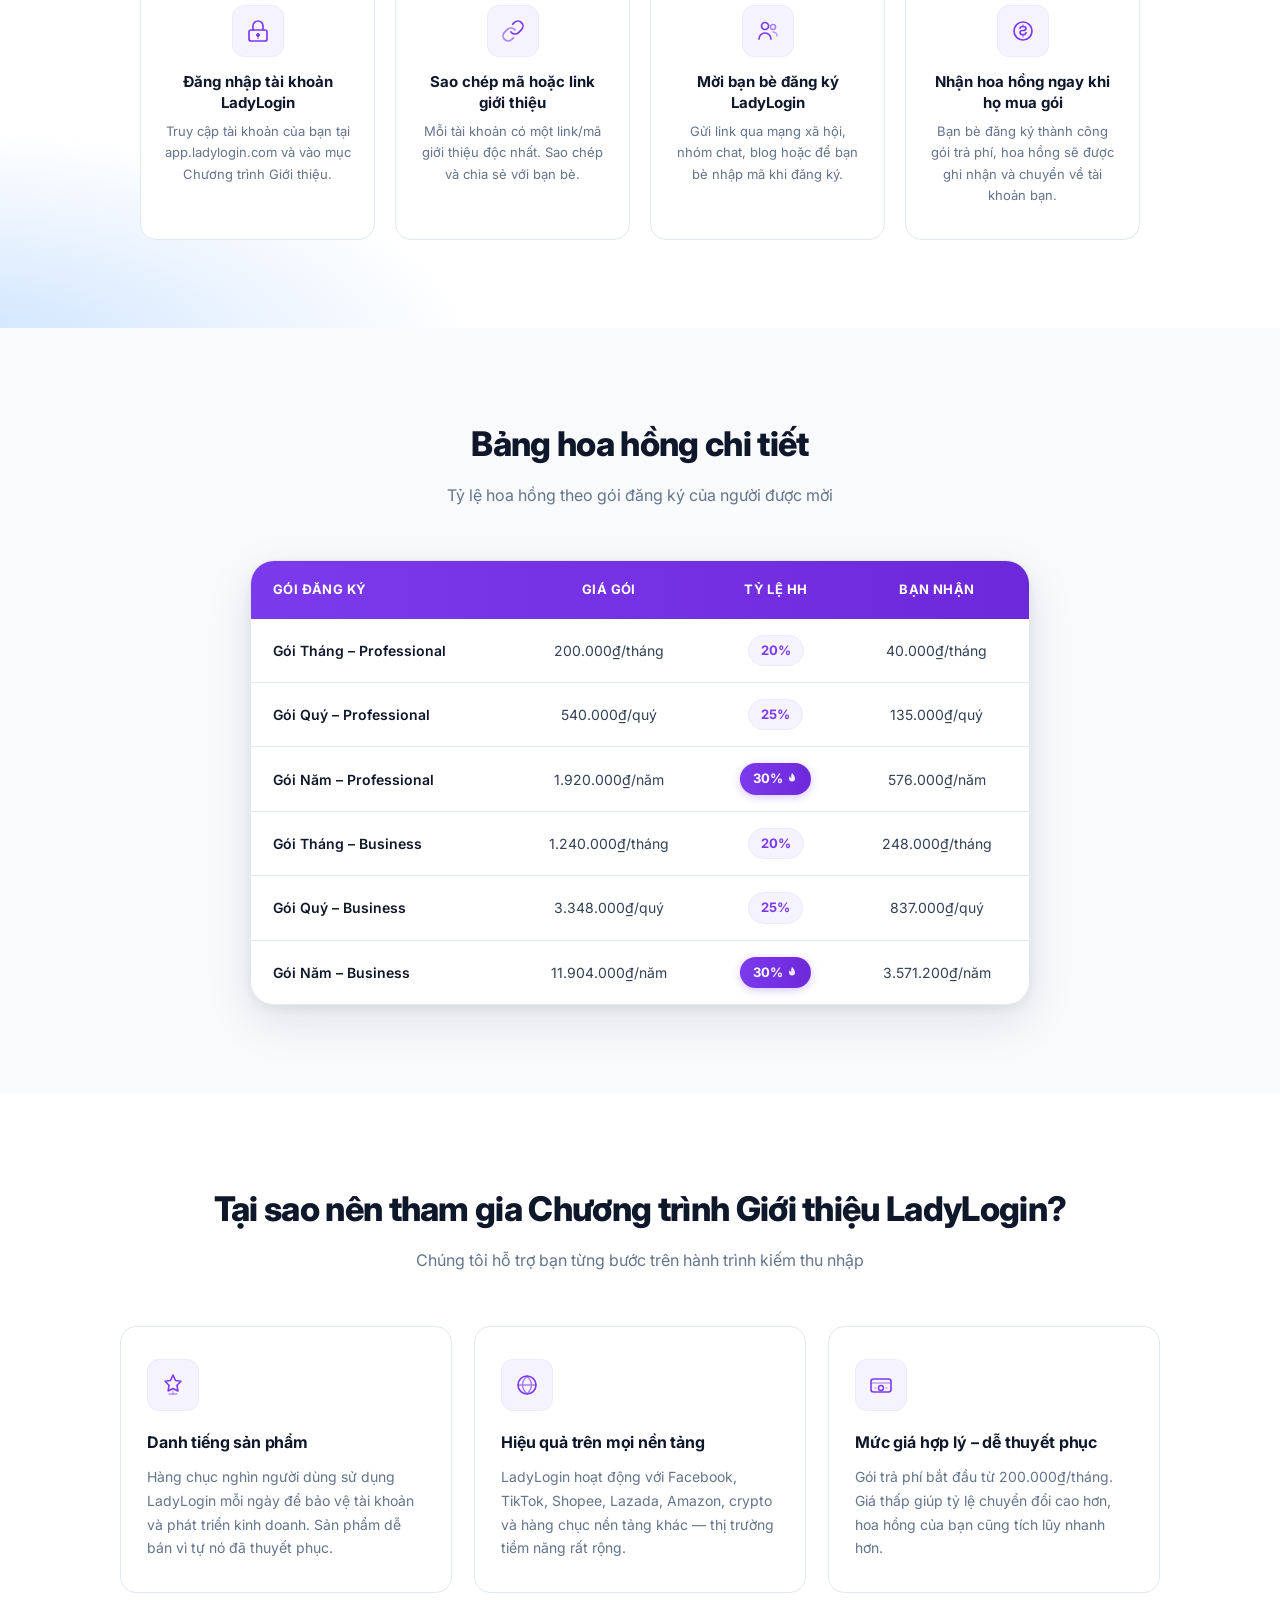
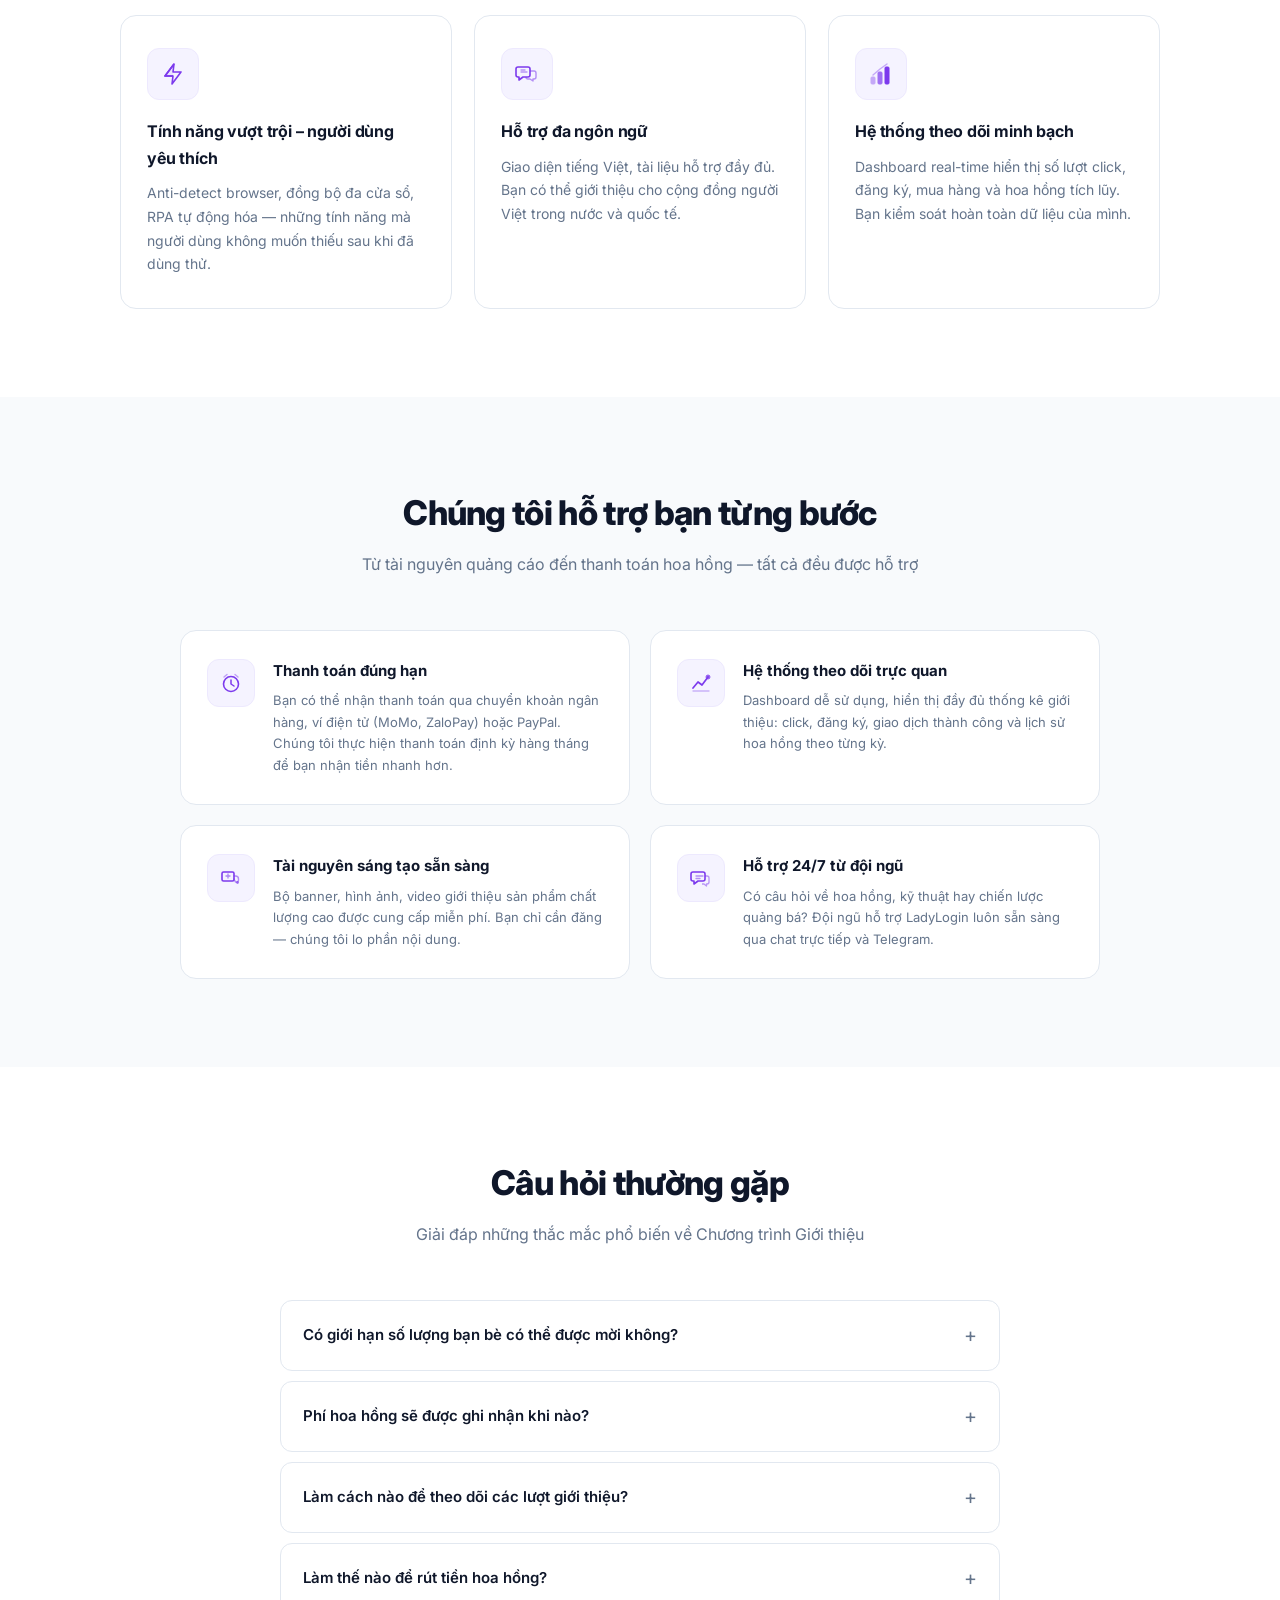
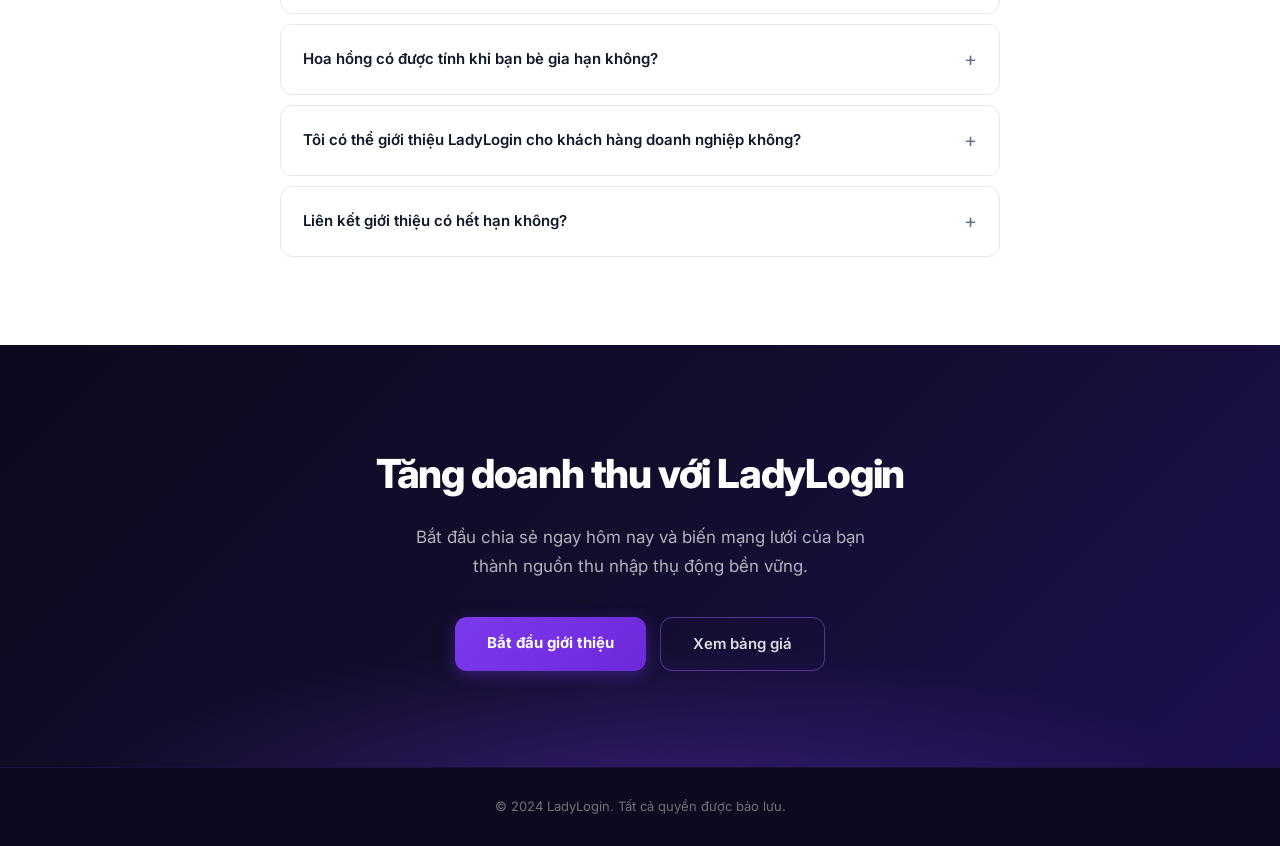
<file: gioithieu.html>
<!DOCTYPE html>
<html lang="vi">

<head>
    <meta charset="UTF-8">
    <meta name="viewport" content="width=device-width, initial-scale=1.0">
    <title>Chương Trình Giới Thiệu – Kiếm Hoa Hồng 30% | LadyLogin</title>
    <meta name="description"
        content="Mời bạn bè đăng ký LadyLogin, nhận hoa hồng lên đến 30% mỗi giao dịch. Thanh toán đúng hạn, hệ thống minh bạch, không giới hạn thu nhập.">
    <link rel="preconnect" href="https://fonts.googleapis.com">
    <link rel="preconnect" href="https://fonts.gstatic.com" crossorigin>
    <link href="https://fonts.googleapis.com/css2?family=Inter:wght@400;500;600;700;800&display=swap" rel="stylesheet">
    <link rel="stylesheet" href="css/gioithieu.css">
</head>

<body>

    <!-- ── HERO ── -->
    <section class="ref-hero">
        <div class="ref-hero-inner">
            <div class="ref-hero-badge">
                <span></span> Chương trình Giới thiệu đang hoạt động
            </div>
            <h1>Tham gia quảng cáo<br>và <span class="highlight">kiếm thu nhập</span></h1>
            <p>Mời bạn bè đăng ký trả phí thành công, bạn có thể nhận ngay hoa hồng lên đến <strong
                    style="color:#7c3aed">30%</strong> trên mỗi giao dịch — không giới hạn số lượng.</p>
            <div class="ref-hero-cta">
                <a href="https://app.ladylogin.com/referral" class="btn-red">Bắt đầu giới thiệu ngay</a>
                <a href="#how-it-works" class="btn-outline">Tìm hiểu thêm</a>
            </div>
        </div>
    </section>

    <!-- ── CALCULATOR ── -->
    <section class="calc-section">
        <h2 class="section-title">Ước tính thu nhập của bạn</h2>
        <p class="section-sub">Điều chỉnh số lượng người mời và gói họ mua để xem thu nhập dự kiến</p>

        <div class="calc-card">
            <div class="calc-top">
                <div>
                    <div class="calc-earn-label">Dự kiến sẽ nhận được</div>
                    <div class="calc-earn-value" id="calcEarn">1.200.000₫</div>
                    <div class="calc-earn-note">Số tiền chỉ mang tính tham khảo và tùy thuộc vào số liệu giới thiệu của
                        người dùng.</div>
                </div>
                <div class="calc-controls">
                    <div class="calc-control">
                        <label>Nếu bạn mời <span class="calc-range-val" id="friendCount">10</span> bạn bè mua</label>
                        <input type="range" min="1" max="100" value="10" id="friendSlider" oninput="calcUpdate()">
                    </div>
                    <div class="calc-control">
                        <label>Gói thanh toán</label>
                        <select id="planSelect" onchange="calcUpdate()">
                            <option value="200000">Gói Tháng – 200.000₫/tháng</option>
                            <option value="540000" selected>Gói Quý – 540.000₫/quý</option>
                            <option value="1920000">Gói Năm – 1.920.000₫/năm</option>
                        </select>
                    </div>
                </div>
            </div>
            <div class="calc-bottom">
                <div class="calc-stat">
                    <div class="calc-stat-val" id="statRate">30%</div>
                    <div class="calc-stat-lbl">Tỷ lệ hoa hồng</div>
                </div>
                <div class="calc-stat">
                    <div class="calc-stat-val" id="statFriends">10</div>
                    <div class="calc-stat-lbl">Bạn bè giới thiệu</div>
                </div>
                <div class="calc-stat">
                    <div class="calc-stat-val" id="statPerFriend">162.000₫</div>
                    <div class="calc-stat-lbl">Mỗi bạn bè</div>
                </div>
                <div class="calc-stat">
                    <div class="calc-stat-val" id="statTotal">1.620.000₫</div>
                    <div class="calc-stat-lbl">Tổng hoa hồng</div>
                </div>
            </div>
        </div>
    </section>

    <!-- ── HOW IT WORKS ── -->
    <section class="steps-section" id="how-it-works">
        <h2 class="section-title">Tham gia Chương trình Giới thiệu LadyLogin</h2>
        <p class="section-sub">Chỉ 4 bước đơn giản để bắt đầu kiếm hoa hồng</p>

        <div class="steps-grid">
            <div class="step-card">
                <div class="step-num">1</div>
                <div class="step-icon"><svg width="24" height="24" viewBox="0 0 24 24" fill="none">
                        <rect x="3" y="11" width="18" height="11" rx="2" stroke="#E53935" stroke-width="1.7"
                            fill="none" />
                        <path d="M7 11V7a5 5 0 0 1 10 0v4" stroke="#E53935" stroke-width="1.7" stroke-linecap="round" />
                        <circle cx="12" cy="16" r="1.5" fill="#E53935" />
                        <path d="M12 17.5v2" stroke="#E53935" stroke-width="1.5" stroke-linecap="round" opacity="0.6" />
                    </svg></div>
                <h3>Đăng nhập tài khoản LadyLogin</h3>
                <p>Truy cập tài khoản của bạn tại app.ladylogin.com và vào mục Chương trình Giới thiệu.</p>
            </div>
            <div class="step-card">
                <div class="step-num">2</div>
                <div class="step-icon"><svg width="24" height="24" viewBox="0 0 24 24" fill="none">
                        <path d="M10 13a5 5 0 0 0 7.54.54l3-3a5 5 0 0 0-7.07-7.07l-1.72 1.71" stroke="#E53935"
                            stroke-width="1.7" stroke-linecap="round" stroke-linejoin="round" />
                        <path d="M14 11a5 5 0 0 0-7.54-.54l-3 3a5 5 0 0 0 7.07 7.07l1.71-1.71" stroke="#E53935"
                            stroke-width="1.7" stroke-linecap="round" stroke-linejoin="round" opacity="0.6" />
                    </svg></div>
                <h3>Sao chép mã hoặc link giới thiệu</h3>
                <p>Mỗi tài khoản có một link/mã giới thiệu độc nhất. Sao chép và chia sẻ với bạn bè.</p>
            </div>
            <div class="step-card">
                <div class="step-num">3</div>
                <div class="step-icon"><svg width="24" height="24" viewBox="0 0 24 24" fill="none">
                        <circle cx="9" cy="7" r="3.5" stroke="#E53935" stroke-width="1.7" fill="none" />
                        <circle cx="17" cy="8" r="2.5" stroke="#E53935" stroke-width="1.5" fill="none" opacity="0.6" />
                        <path d="M3 20c0-3.3 2.7-6 6-6s6 2.7 6 6" stroke="#E53935" stroke-width="1.7"
                            stroke-linecap="round" fill="none" />
                        <path d="M17 13c2 0 4 1.5 4 4" stroke="#E53935" stroke-width="1.5" stroke-linecap="round"
                            fill="none" opacity="0.5" />
                    </svg></div>
                <h3>Mời bạn bè đăng ký LadyLogin</h3>
                <p>Gửi link qua mạng xã hội, nhóm chat, blog hoặc để bạn bè nhập mã khi đăng ký.</p>
            </div>
            <div class="step-card">
                <div class="step-num">4</div>
                <div class="step-icon"><svg width="24" height="24" viewBox="0 0 24 24" fill="none">
                        <circle cx="12" cy="12" r="9" stroke="#E53935" stroke-width="1.7" fill="none" />
                        <path d="M12 6v2M12 16v2" stroke="#E53935" stroke-width="1.6" stroke-linecap="round"
                            opacity="0.5" />
                        <path
                            d="M9 9.5c0-1.1.9-2 2.5-2h1c1.4 0 2.5.9 2.5 2s-.9 1.8-2.5 2h-1C10 11.5 9 12.4 9 13.5s1 2.1 2.5 2.1h1c1.6 0 2.5-.9 2.5-2"
                            stroke="#E53935" stroke-width="1.6" stroke-linecap="round" />
                    </svg></div>
                <h3>Nhận hoa hồng ngay khi họ mua gói</h3>
                <p>Bạn bè đăng ký thành công gói trả phí, hoa hồng sẽ được ghi nhận và chuyển về tài khoản bạn.</p>
            </div>
        </div>
    </section>

    <!-- ── COMMISSION TABLE ── -->
    <section class="commission-section">
        <h2 class="section-title">Bảng hoa hồng chi tiết</h2>
        <p class="section-sub">Tỷ lệ hoa hồng theo gói đăng ký của người được mời</p>

        <div class="commission-table-wrap">
            <table class="commission-table">
                <thead>
                    <tr>
                        <th>Gói đăng ký</th>
                        <th>Giá gói</th>
                        <th>Tỷ lệ HH</th>
                        <th>Bạn nhận</th>
                    </tr>
                </thead>
                <tbody>
                    <tr>
                        <td>Gói Tháng – Professional</td>
                        <td>200.000₫/tháng</td>
                        <td><span class="comm-badge">20%</span></td>
                        <td>40.000₫/tháng</td>
                    </tr>
                    <tr>
                        <td>Gói Quý – Professional</td>
                        <td>540.000₫/quý</td>
                        <td><span class="comm-badge">25%</span></td>
                        <td>135.000₫/quý</td>
                    </tr>
                    <tr>
                        <td>Gói Năm – Professional</td>
                        <td>1.920.000₫/năm</td>
                        <td><span class="comm-badge best">30% <svg width="12" height="12" viewBox="0 0 12 12"
                                    fill="none" style="vertical-align:-1px">
                                    <path
                                        d="M6 1C6 1 9 3.5 9 6.5a3 3 0 0 1-6 0c0-1 .5-2 1-2.5 0 1 .5 1.8 1.5 2C5 5 5 3 6 1Z"
                                        fill="rgba(255,255,255,0.9)" />
                                </svg></span></td>
                        <td>576.000₫/năm</td>
                    </tr>
                    <tr>
                        <td>Gói Tháng – Business</td>
                        <td>1.240.000₫/tháng</td>
                        <td><span class="comm-badge">20%</span></td>
                        <td>248.000₫/tháng</td>
                    </tr>   
                    <tr>
                        <td>Gói Quý – Business</td>
                        <td>3.348.000₫/quý</td>
                        <td><span class="comm-badge">25%</span></td>
                        <td>837.000₫/quý</td>
                    </tr>
                    <tr>
                        <td>Gói Năm – Business</td>
                        <td>11.904.000₫/năm</td>
                        <td><span class="comm-badge best">30% <svg width="12" height="12" viewBox="0 0 12 12"
                                    fill="none" style="vertical-align:-1px">
                                    <path
                                        d="M6 1C6 1 9 3.5 9 6.5a3 3 0 0 1-6 0c0-1 .5-2 1-2.5 0 1 .5 1.8 1.5 2C5 5 5 3 6 1Z"
                                        fill="rgba(255,255,255,0.9)" />
                                </svg></span></td>
                        <td>3.571.200₫/năm</td>
                    </tr>
                </tbody>
            </table>
        </div>
    </section>

    <!-- ── WHY JOIN ── -->
    <section class="why-section">
        <h2 class="section-title">Tại sao nên tham gia Chương trình Giới thiệu LadyLogin?</h2>
        <p class="section-sub">Chúng tôi hỗ trợ bạn từng bước trên hành trình kiếm thu nhập</p>

        <div class="why-grid">
            <div class="why-card">
                <div class="why-card-icon"><svg width="26" height="26" viewBox="0 0 26 26" fill="none">
                        <path d="M13 3l2.5 5.5 5.5.8-4 4 .9 5.7L13 16.5l-4.9 2.5.9-5.7-4-4 5.5-.8Z" stroke="#E53935"
                            stroke-width="1.6" stroke-linejoin="round" fill="none" />
                        <path d="M9 22h8" stroke="#E53935" stroke-width="1.5" stroke-linecap="round" opacity="0.5" />
                        <path d="M13 19v3" stroke="#E53935" stroke-width="1.5" stroke-linecap="round" opacity="0.4" />
                    </svg></div>
                <h3>Danh tiếng sản phẩm</h3>
                <p>Hàng chục nghìn người dùng sử dụng LadyLogin mỗi ngày để bảo vệ tài khoản và phát triển kinh doanh.
                    Sản phẩm dễ bán vì tự nó đã thuyết phục.</p>
            </div>
            <div class="why-card">
                <div class="why-card-icon"><svg width="26" height="26" viewBox="0 0 26 26" fill="none">
                        <circle cx="13" cy="13" r="9" stroke="#E53935" stroke-width="1.6" fill="none" />
                        <path d="M4 13h18M13 4c-3 3-4.5 5.5-4.5 9s1.5 6 4.5 9M13 4c3 3 4.5 5.5 4.5 9s-1.5 6-4.5 9"
                            stroke="#E53935" stroke-width="1.4" stroke-linecap="round" opacity="0.65" />
                    </svg></div>
                <h3>Hiệu quả trên mọi nền tảng</h3>
                <p>LadyLogin hoạt động với Facebook, TikTok, Shopee, Lazada, Amazon, crypto và hàng chục nền tảng khác —
                    thị trường tiềm năng rất rộng.</p>
            </div>
            <div class="why-card">
                <div class="why-card-icon"><svg width="26" height="26" viewBox="0 0 26 26" fill="none">
                        <rect x="3" y="7" width="20" height="13" rx="2.5" stroke="#E53935" stroke-width="1.6"
                            fill="none" />
                        <path d="M3 11h20" stroke="#E53935" stroke-width="1.4" opacity="0.5" />
                        <circle cx="13" cy="16" r="2.5" stroke="#E53935" stroke-width="1.4" fill="none" />
                        <path d="M7 16h1M18 16h1" stroke="#E53935" stroke-width="1.4" stroke-linecap="round"
                            opacity="0.4" />
                    </svg></div>
                <h3>Mức giá hợp lý – dễ thuyết phục</h3>
                <p>Gói trả phí bắt đầu từ 200.000₫/tháng. Giá thấp giúp tỷ lệ chuyển đổi cao hơn, hoa hồng của bạn cũng
                    tích lũy nhanh hơn.</p>
            </div>
            <div class="why-card">
                <div class="why-card-icon"><svg width="26" height="26" viewBox="0 0 26 26" fill="none">
                        <path d="M14 3L5 15h8l-1 8 9-12h-8l1-8z" stroke="#E53935" stroke-width="1.6"
                            stroke-linejoin="round" fill="none" />
                        <path d="M14 3L5 15h8" stroke="#E53935" stroke-width="1.6" stroke-linejoin="round"
                            fill="rgba(229,57,53,0.08)" />
                    </svg></div>
                <h3>Tính năng vượt trội – người dùng yêu thích</h3>
                <p>Anti-detect browser, đồng bộ đa cửa sổ, RPA tự động hóa — những tính năng mà người dùng không muốn
                    thiếu sau khi đã dùng thử.</p>
            </div>
            <div class="why-card">
                <div class="why-card-icon"><svg width="26" height="26" viewBox="0 0 26 26" fill="none">
                        <path d="M4 6h10a2 2 0 0 1 2 2v6a2 2 0 0 1-2 2H9l-4 3v-3H4a2 2 0 0 1-2-2V8a2 2 0 0 1 2-2Z"
                            stroke="#E53935" stroke-width="1.6" fill="none" stroke-linejoin="round" />
                        <path d="M16 10h4a2 2 0 0 1 2 2v4a2 2 0 0 1-2 2h-1v2l-3-2h-2a2 2 0 0 1-2-2" stroke="#E53935"
                            stroke-width="1.4" fill="none" stroke-linejoin="round" opacity="0.55" />
                        <path d="M7 11h6M7 9h4" stroke="#E53935" stroke-width="1.3" stroke-linecap="round"
                            opacity="0.5" />
                    </svg></div>
                <h3>Hỗ trợ đa ngôn ngữ</h3>
                <p>Giao diện tiếng Việt, tài liệu hỗ trợ đầy đủ. Bạn có thể giới thiệu cho cộng đồng người Việt trong
                    nước và quốc tế.</p>
            </div>
            <div class="why-card">
                <div class="why-card-icon"><svg width="26" height="26" viewBox="0 0 26 26" fill="none">
                        <rect x="3" y="16" width="4" height="7" rx="1" fill="#E53935" opacity="0.4" />
                        <rect x="10" y="11" width="4" height="12" rx="1" fill="#E53935" opacity="0.7" />
                        <rect x="17" y="6" width="4" height="17" rx="1" fill="#E53935" />
                        <path d="M5 14l7-6 7-5" stroke="#E53935" stroke-width="1.4" stroke-linecap="round"
                            stroke-linejoin="round" opacity="0.4" />
                    </svg></div>
                <h3>Hệ thống theo dõi minh bạch</h3>
                <p>Dashboard real-time hiển thị số lượt click, đăng ký, mua hàng và hoa hồng tích lũy. Bạn kiểm soát
                    hoàn toàn dữ liệu của mình.</p>
            </div>
        </div>
    </section>

    <!-- ── SUPPORT CARDS ── -->
    <section class="support-section" style="background:#fff">
        <h2 class="section-title">Chúng tôi hỗ trợ bạn từng bước</h2>
        <p class="section-sub">Từ tài nguyên quảng cáo đến thanh toán hoa hồng — tất cả đều được hỗ trợ</p>

        <div class="support-grid">
            <div class="support-card">
                <div class="support-icon"><svg width="22" height="22" viewBox="0 0 22 22" fill="none">
                        <circle cx="11" cy="12" r="7.5" stroke="#E53935" stroke-width="1.6" fill="none" />
                        <path d="M11 8v4l3 2" stroke="#E53935" stroke-width="1.5" stroke-linecap="round"
                            stroke-linejoin="round" />
                        <path d="M7 2.5l-3 2.5M15 2.5l3 2.5" stroke="#E53935" stroke-width="1.4" stroke-linecap="round"
                            opacity="0.45" />
                    </svg></div>
                <div>
                    <h3>Thanh toán đúng hạn</h3>
                    <p>Bạn có thể nhận thanh toán qua chuyển khoản ngân hàng, ví điện tử (MoMo, ZaloPay) hoặc PayPal.
                        Chúng tôi thực hiện thanh toán định kỳ hàng tháng để bạn nhận tiền nhanh hơn.</p>
                </div>
            </div>
            <div class="support-card">
                <div class="support-icon"><svg width="22" height="22" viewBox="0 0 22 22" fill="none">
                        <path d="M3 16L8 10l4 3 6-8" stroke="#E53935" stroke-width="1.7" stroke-linecap="round"
                            stroke-linejoin="round" />
                        <circle cx="18" cy="5" r="2" fill="#E53935" opacity="0.8" />
                        <path d="M3 19h16" stroke="#E53935" stroke-width="1.3" stroke-linecap="round" opacity="0.35" />
                    </svg></div>
                <div>
                    <h3>Hệ thống theo dõi trực quan</h3>
                    <p>Dashboard dễ sử dụng, hiển thị đầy đủ thống kê giới thiệu: click, đăng ký, giao dịch thành công
                        và lịch sử hoa hồng theo từng kỳ.</p>
                </div>
            </div>
            <div class="support-card">
                <div class="support-icon"><svg width="22" height="22" viewBox="0 0 22 22" fill="none">
                        <rect x="2" y="5" width="12" height="9" rx="1.5" stroke="#E53935" stroke-width="1.6"
                            fill="none" />
                        <path d="M6 9h4M8 7v4" stroke="#E53935" stroke-width="1.3" stroke-linecap="round"
                            opacity="0.6" />
                        <path d="M14 9h1.5a3 3 0 0 1 3 3v1a2 2 0 0 1-2 2h-1l-1.5-3" stroke="#E53935" stroke-width="1.4"
                            stroke-linecap="round" fill="none" opacity="0.55" />
                        <circle cx="17.5" cy="15.5" r="1" fill="#E53935" opacity="0.7" />
                    </svg></div>
                <div>
                    <h3>Tài nguyên sáng tạo sẵn sàng</h3>
                    <p>Bộ banner, hình ảnh, video giới thiệu sản phẩm chất lượng cao được cung cấp miễn phí. Bạn chỉ cần
                        đăng — chúng tôi lo phần nội dung.</p>
                </div>
            </div>
            <div class="support-card">
                <div class="support-icon"><svg width="22" height="22" viewBox="0 0 22 22" fill="none">
                        <path d="M3 5h10a2 2 0 0 1 2 2v5a2 2 0 0 1-2 2H8l-4 3v-3H3a2 2 0 0 1-2-2V7a2 2 0 0 1 2-2Z"
                            stroke="#E53935" stroke-width="1.6" fill="none" stroke-linejoin="round" />
                        <path d="M6 9h7M6 11.5h4" stroke="#E53935" stroke-width="1.3" stroke-linecap="round"
                            opacity="0.55" />
                        <path d="M15 9h2a2 2 0 0 1 2 2v4a2 2 0 0 1-2 2h-.5v2l-2.5-2H12" stroke="#E53935"
                            stroke-width="1.3" fill="none" stroke-linejoin="round" opacity="0.5" />
                    </svg></div>
                <div>
                    <h3>Hỗ trợ 24/7 từ đội ngũ</h3>
                    <p>Có câu hỏi về hoa hồng, kỹ thuật hay chiến lược quảng bá? Đội ngũ hỗ trợ LadyLogin luôn sẵn sàng
                        qua chat trực tiếp và Telegram.</p>
                </div>
            </div>
        </div>
    </section>

    <!-- ── FAQ ── -->
    <section class="faq-section">
        <h2 class="section-title">Câu hỏi thường gặp</h2>
        <p class="section-sub">Giải đáp những thắc mắc phổ biến về Chương trình Giới thiệu</p>

        <div class="faq-list">
            <details class="faq-item">
                <summary>Có giới hạn số lượng bạn bè có thể được mời không?</summary>
                <div class="faq-body">Hoàn toàn không! Bạn có thể mời bao nhiêu người tùy thích. Càng nhiều người đăng
                    ký trả phí thành công, hoa hồng của bạn càng lớn — không có giới hạn trên.</div>
            </details>
            <details class="faq-item">
                <summary>Phí hoa hồng sẽ được ghi nhận khi nào?</summary>
                <div class="faq-body">Hoa hồng được ghi nhận ngay khi người được mời của bạn thanh toán thành công gói
                    trả phí đầu tiên. Thông thường trong vòng 24 giờ sau giao dịch, hoa hồng sẽ hiển thị trên dashboard
                    của bạn.</div>
            </details>
            <details class="faq-item">
                <summary>Làm cách nào để theo dõi các lượt giới thiệu?</summary>
                <div class="faq-body">Đăng nhập vào <a href="https://app.ladylogin.com/referral"
                        style="color:#7c3aed">app.ladylogin.com/referral</a> để xem toàn bộ thống kê: số lượt click
                    link, số đăng ký, số giao dịch thành công và tổng hoa hồng tích lũy theo thời gian thực.</div>
            </details>
            <details class="faq-item">
                <summary>Làm thế nào để rút tiền hoa hồng?</summary>
                <div class="faq-body">Vào mục "Rút tiền" trong dashboard, chọn phương thức thanh toán (chuyển khoản ngân
                    hàng, MoMo, ZaloPay hoặc PayPal) và nhập thông tin tài khoản. Yêu cầu rút tiền tối thiểu là
                    100.000₫. Thời gian xử lý từ 1–3 ngày làm việc.</div>
            </details>
            <details class="faq-item">
                <summary>Hoa hồng có được tính khi bạn bè gia hạn không?</summary>
                <div class="faq-body">Có! Hoa hồng của bạn không chỉ tính cho lần mua đầu tiên mà còn áp dụng cho mỗi
                    lần gia hạn gói của người bạn giới thiệu. Đây là nguồn thu nhập thụ động liên tục miễn là họ còn sử
                    dụng LadyLogin.</div>
            </details>
            <details class="faq-item">
                <summary>Tôi có thể giới thiệu LadyLogin cho khách hàng doanh nghiệp không?</summary>
                <div class="faq-body">Hoàn toàn có thể! Khách hàng doanh nghiệp thường mua gói giá trị cao hơn
                    (Business), điều này có nghĩa hoa hồng của bạn sẽ lớn hơn đáng kể. Liên hệ bộ phận hỗ trợ để nhận
                    tài liệu giới thiệu dành riêng cho doanh nghiệp.</div>
            </details>
            <details class="faq-item">
                <summary>Liên kết giới thiệu có hết hạn không?</summary>
                <div class="faq-body">Không. Link giới thiệu của bạn không bao giờ hết hạn. Tuy nhiên, cookie theo dõi
                    có hiệu lực trong 30 ngày kể từ lần click cuối cùng — vì vậy nếu người dùng click link của bạn và
                    mua trong vòng 30 ngày, bạn vẫn nhận hoa hồng.</div>
            </details>
        </div>
    </section>

    <!-- ── BOTTOM CTA ── -->
    <section class="ref-cta">
        <h2>Tăng doanh thu với LadyLogin</h2>
        <p>Bắt đầu chia sẻ ngay hôm nay và biến mạng lưới của bạn thành nguồn thu nhập thụ động bền vững.</p>
        <div class="ref-cta-btns">
            <a href="https://app.ladylogin.com/referral" class="btn-red">Bắt đầu giới thiệu</a>
            <a href="banggia.html" class="btn-outline">Xem bảng giá</a>
        </div>
    </section>

    <!-- ── FOOTER ── -->
    <footer>
        <p>© 2024 LadyLogin. Tất cả quyền được bảo lưu.</p>
    </footer>

    <script>
        // ── Calculator ──
        const RATE = { month: 0.20, quarter: 0.25, year: 0.30 };
        const PLAN_PERIOD = { 200000: 'month', 540000: 'quarter', 1920000: 'year' };

        function fmt(n) {
            return n.toLocaleString('vi-VN') + '₫';
        }

        function calcUpdate() {
            const friends = parseInt(document.getElementById('friendSlider').value);
            const planVal = parseInt(document.getElementById('planSelect').value);
            const period = PLAN_PERIOD[planVal] || 'quarter';
            const rate = RATE[period];
            const perFriend = Math.round(planVal * rate);
            const total = perFriend * friends;

            document.getElementById('friendCount').textContent = friends;
            document.getElementById('calcEarn').textContent = fmt(total);
            document.getElementById('statRate').textContent = (rate * 100) + '%';
            document.getElementById('statFriends').textContent = friends;
            document.getElementById('statPerFriend').textContent = fmt(perFriend);
            document.getElementById('statTotal').textContent = fmt(total);
        }

        // init
        calcUpdate();

        // ── Smooth scroll ──
        document.querySelectorAll('a[href^="#"]').forEach(a => {
            a.addEventListener('click', e => {
                const target = document.querySelector(a.getAttribute('href'));
                if (target) {
                    e.preventDefault();
                    target.scrollIntoView({ behavior: 'smooth', block: 'start' });
                }
            });
        });

        // ── Scroll progress bar ──
        const bar = document.createElement('div');
        bar.className = 'scroll-progress';
        document.body.prepend(bar);
        window.addEventListener('scroll', () => {
            const pct = window.scrollY / (document.documentElement.scrollHeight - window.innerHeight) * 100;
            bar.style.width = Math.min(pct, 100) + '%';
        });
    </script>
</body>

</html>
</file>
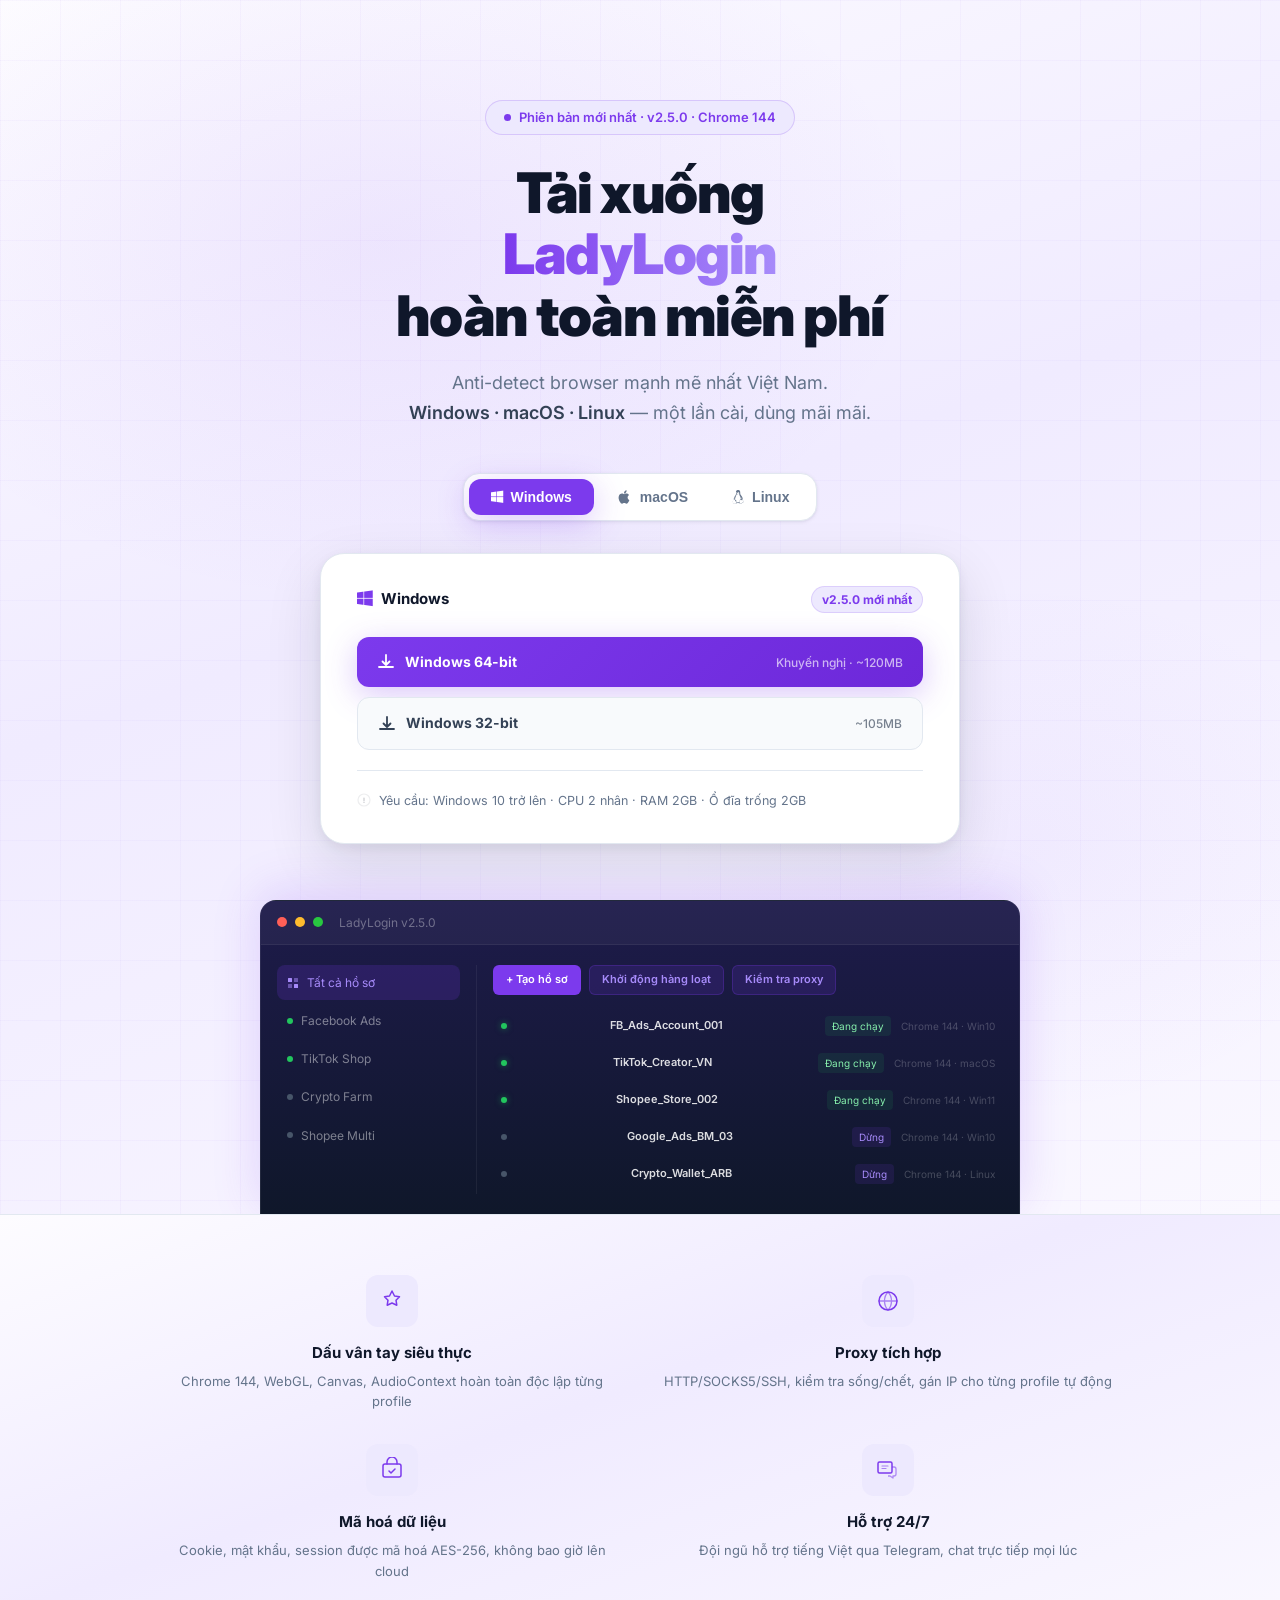
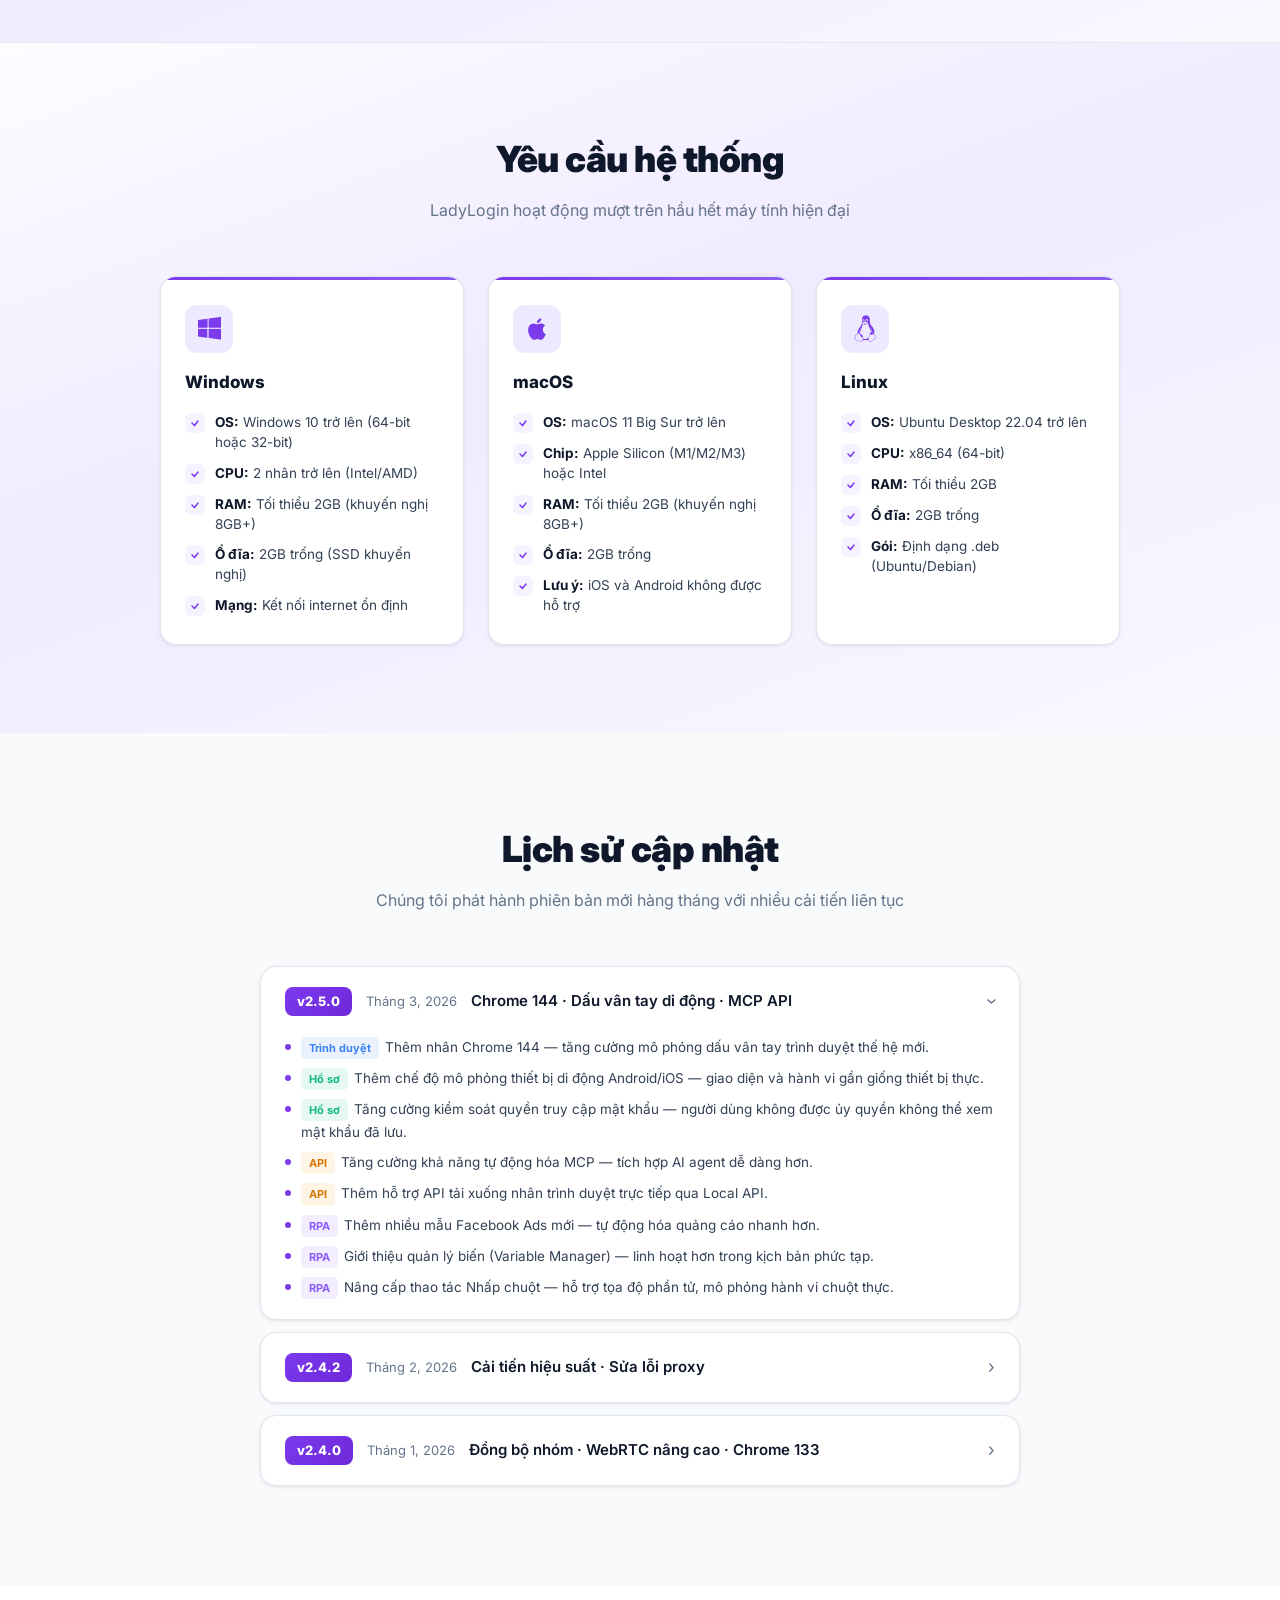
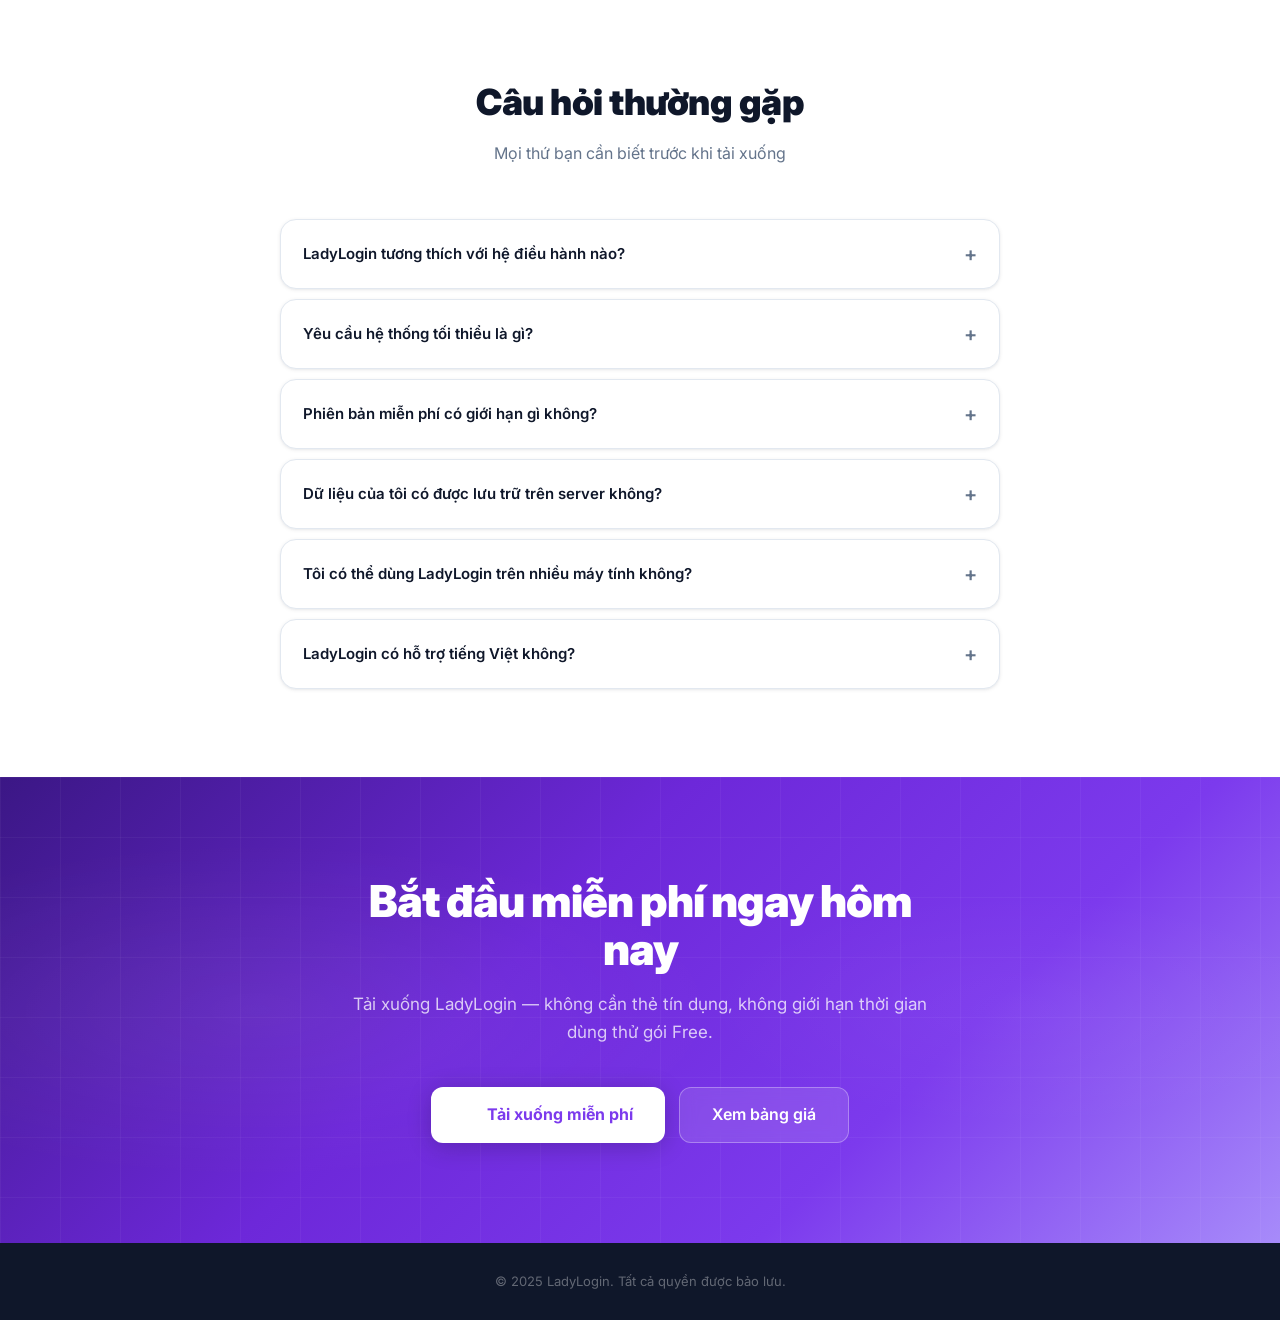
<file: taixuong.html>
﻿<!DOCTYPE html>
<html lang="vi">
<head>
  <meta charset="UTF-8">
  <meta name="viewport" content="width=device-width, initial-scale=1.0">
  <title>Tải xuống LadyLogin – Anti-detect Browser Miễn Phí | Windows, macOS, Linux</title>
  <meta name="description" content="Tải xuống LadyLogin miễn phí. Hỗ trợ Windows, macOS (Apple Silicon & Intel), Linux. Phiên bản mới nhất với Chrome 144, dấu vân tay siêu thực.">
  <link rel="preconnect" href="https://fonts.googleapis.com">
  <link rel="preconnect" href="https://fonts.gstatic.com" crossorigin>
  <link href="https://fonts.googleapis.com/css2?family=Inter:wght@400;500;600;700;800;900&display=swap" rel="stylesheet">
  <link rel="stylesheet" href="css/taixuong.css">
  <link rel="stylesheet" href="https://cdnjs.cloudflare.com/ajax/libs/font-awesome/6.5.0/css/all.min.css">
  
</head>
<body>

<!-- ── HERO ── -->
<section class="dl-hero">
  <div class="dl-hero-inner">
    <div class="dl-hero-badge">
      <div class="dl-hero-badge-dot"></div>
      Phiên bản mới nhất · v2.5.0 · Chrome 144
    </div>
    <h1>Tải xuống<br><em>LadyLogin</em><br>hoàn toàn miễn phí</h1>
    <p class="dl-hero-sub">
      Anti-detect browser mạnh mẽ nhất Việt Nam.<br>
      <strong>Windows · macOS · Linux</strong><span class="dl-hero-sub-line"><span class="dl-hero-sub-dash"> —</span> một lần cài, dùng mãi mãi.</span>
    </p>

    <!-- OS Tabs -->
    <div class="os-tabs">
      <button class="os-tab active" onclick="switchOS('windows', this)">
        <i class="fab fa-windows"></i>
        Windows
      </button>
      <button class="os-tab" onclick="switchOS('macos', this)">
        <svg width="16" height="16" viewBox="0 0 24 24" fill="currentColor"><path d="M18.71 19.5c-.83 1.24-1.71 2.45-3.05 2.47-1.34.03-1.77-.79-3.29-.79-1.53 0-2 .77-3.27.82-1.31.05-2.3-1.32-3.14-2.53C4.25 17 2.94 12.45 4.7 9.39c.87-1.52 2.43-2.48 4.12-2.51 1.28-.02 2.5.87 3.29.87.78 0 2.26-1.07 3.8-.91.65.03 2.47.26 3.64 1.98-.09.06-2.17 1.28-2.15 3.81.03 3.02 2.65 4.03 2.68 4.04-.03.07-.42 1.44-1.38 2.83M13 3.5c.73-.83 1.94-1.46 2.94-1.5.13 1.17-.34 2.35-1.04 3.19-.69.85-1.83 1.51-2.95 1.42-.15-1.15.41-2.35 1.05-3.11z"/></svg>
        macOS
      </button>
      <button class="os-tab" onclick="switchOS('linux', this)">
        <i class="fa-brands fa-linux"></i>
        Linux
      </button>
    </div>

    <!-- Download panels -->
    <div class="dl-card-wrap">
      <!-- Windows -->
      <div class="dl-panel active" id="panel-windows">
        <div class="dl-card">
          <div class="dl-card-top">
            <div class="dl-card-os-name">
              <i class="fab fa-windows" style="font-size:18px;color:#7c3aed"></i>
              Windows
            </div>
            <span class="dl-version-badge">v2.5.0 mới nhất</span>
          </div>
          <div class="dl-btns">
            <a href="https://app.ladylogin.com/download/win64" class="dl-btn">
              <div class="dl-btn-left">
                <svg width="18" height="18" viewBox="0 0 18 18" fill="none"><path d="M9 2v10M9 12l-3.5-3.5M9 12l3.5-3.5" stroke="white" stroke-width="1.8" stroke-linecap="round" stroke-linejoin="round"/><path d="M2 14h14" stroke="white" stroke-width="1.8" stroke-linecap="round"/></svg>
                Windows 64-bit
              </div>
              <span class="dl-btn-right">Khuyến nghị · ~120MB</span>
            </a>
            <a href="https://app.ladylogin.com/download/win32" class="dl-btn dl-btn-secondary">
              <div class="dl-btn-left">
                <svg width="18" height="18" viewBox="0 0 18 18" fill="none"><path d="M9 2v10M9 12l-3.5-3.5M9 12l3.5-3.5" stroke="currentColor" stroke-width="1.8" stroke-linecap="round" stroke-linejoin="round"/><path d="M2 14h14" stroke="currentColor" stroke-width="1.8" stroke-linecap="round"/></svg>
                Windows 32-bit
              </div>
              <span class="dl-btn-right">~105MB</span>
            </a>
          </div>
          <div class="dl-req">
            <svg width="14" height="14" viewBox="0 0 14 14" fill="none" style="flex-shrink:0;margin-top:2px"><circle cx="7" cy="7" r="6" stroke="rgba(15,23,42,0.15)" stroke-width="1.2"/><path d="M7 5v2.5M7 9v.5" stroke="rgba(15,23,42,0.45)" stroke-width="1.2" stroke-linecap="round"/></svg>
            <p>Yêu cầu: Windows 10 trở lên · CPU 2 nhân · RAM 2GB · Ổ đĩa trống 2GB</p>
          </div>
        </div>
      </div>

      <!-- macOS -->
      <div class="dl-panel" id="panel-macos">
        <div class="dl-card">
          <div class="dl-card-top">
            <div class="dl-card-os-name">
              <svg width="18" height="18" viewBox="0 0 24 24" fill="#7c3aed"><path d="M18.71 19.5c-.83 1.24-1.71 2.45-3.05 2.47-1.34.03-1.77-.79-3.29-.79-1.53 0-2 .77-3.27.82-1.31.05-2.3-1.32-3.14-2.53C4.25 17 2.94 12.45 4.7 9.39c.87-1.52 2.43-2.48 4.12-2.51 1.28-.02 2.5.87 3.29.87.78 0 2.26-1.07 3.8-.91.65.03 2.47.26 3.64 1.98-.09.06-2.17 1.28-2.15 3.81.03 3.02 2.65 4.03 2.68 4.04-.03.07-.42 1.44-1.38 2.83M13 3.5c.73-.83 1.94-1.46 2.94-1.5.13 1.17-.34 2.35-1.04 3.19-.69.85-1.83 1.51-2.95 1.42-.15-1.15.41-2.35 1.05-3.11z"/></svg>
              macOS
            </div>
            <span class="dl-version-badge">v2.5.0 mới nhất</span>
          </div>
          <div class="dl-btns">
            <a href="https://app.ladylogin.com/download/mac-arm" class="dl-btn">
              <div class="dl-btn-left">
                <svg width="18" height="18" viewBox="0 0 18 18" fill="none"><path d="M9 2v10M9 12l-3.5-3.5M9 12l3.5-3.5" stroke="white" stroke-width="1.8" stroke-linecap="round" stroke-linejoin="round"/><path d="M2 14h14" stroke="white" stroke-width="1.8" stroke-linecap="round"/></svg>
                macOS Apple Silicon (M1/M2/M3)
              </div>
              <span class="dl-btn-right">Khuyến nghị · ~115MB</span>
            </a>
            <a href="https://app.ladylogin.com/download/mac-intel" class="dl-btn dl-btn-secondary">
              <div class="dl-btn-left">
                <svg width="18" height="18" viewBox="0 0 18 18" fill="none"><path d="M9 2v10M9 12l-3.5-3.5M9 12l3.5-3.5" stroke="currentColor" stroke-width="1.8" stroke-linecap="round" stroke-linejoin="round"/><path d="M2 14h14" stroke="currentColor" stroke-width="1.8" stroke-linecap="round"/></svg>
                macOS Intel
              </div>
              <span class="dl-btn-right">~118MB</span>
            </a>
          </div>
          <div class="dl-req">
            <svg width="14" height="14" viewBox="0 0 14 14" fill="none" style="flex-shrink:0;margin-top:2px"><circle cx="7" cy="7" r="6" stroke="rgba(15,23,42,0.15)" stroke-width="1.2"/><path d="M7 5v2.5M7 9v.5" stroke="rgba(15,23,42,0.45)" stroke-width="1.2" stroke-linecap="round"/></svg>
            <p>Yêu cầu: macOS 11 (Big Sur) trở lên · CPU 2 nhân · RAM 2GB · Ổ đĩa trống 2GB</p>
          </div>
        </div>
      </div>

      <!-- Linux -->
      <div class="dl-panel" id="panel-linux">
        <div class="dl-card">
          <div class="dl-card-top">
            <div class="dl-card-os-name">
              <i class="fa-brands fa-linux" style="font-size:18px;color:#7c3aed"></i>
              Linux
            </div>
            <span class="dl-version-badge">v2.5.0 mới nhất</span>
          </div>
          <div class="dl-btns">
            <a href="https://app.ladylogin.com/download/linux64" class="dl-btn">
              <div class="dl-btn-left">
                <svg width="18" height="18" viewBox="0 0 18 18" fill="none"><path d="M9 2v10M9 12l-3.5-3.5M9 12l3.5-3.5" stroke="white" stroke-width="1.8" stroke-linecap="round" stroke-linejoin="round"/><path d="M2 14h14" stroke="white" stroke-width="1.8" stroke-linecap="round"/></svg>
                Linux 64-bit (.deb)
              </div>
              <span class="dl-btn-right">Ubuntu 22.04+ · ~130MB</span>
            </a>
          </div>
          <div class="dl-req">
            <svg width="14" height="14" viewBox="0 0 14 14" fill="none" style="flex-shrink:0;margin-top:2px"><circle cx="7" cy="7" r="6" stroke="rgba(15,23,42,0.15)" stroke-width="1.2"/><path d="M7 5v2.5M7 9v.5" stroke="rgba(15,23,42,0.45)" stroke-width="1.2" stroke-linecap="round"/></svg>
            <p>Yêu cầu: Ubuntu Desktop 22.04 trở lên · CPU 2 nhân · RAM 2GB · Ổ đĩa trống 2GB</p>
          </div>
        </div>
      </div>
    </div>

    <!-- App mockup -->
    <div class="dl-mockup">
      <div class="mockup-window">
        <div class="mockup-titlebar">
          <div class="mockup-dot red"></div>
          <div class="mockup-dot yellow"></div>
          <div class="mockup-dot green"></div>
          <span style="color:rgba(255,255,255,0.35);font-size:12px;margin-left:8px">LadyLogin v2.5.0</span>
        </div>
        <div class="mockup-body">
          <div class="mockup-sidebar">
            <div class="mockup-sidebar-item active">
              <svg width="12" height="12" viewBox="0 0 12 12" fill="none"><rect x="1" y="1" width="4" height="4" rx="0.5" fill="currentColor"/><rect x="7" y="1" width="4" height="4" rx="0.5" fill="currentColor" opacity="0.5"/><rect x="1" y="7" width="4" height="4" rx="0.5" fill="currentColor" opacity="0.5"/><rect x="7" y="7" width="4" height="4" rx="0.5" fill="currentColor"/></svg>
              Tất cả hồ sơ
            </div>
            <div class="mockup-sidebar-item">
              <div class="dot"></div> Facebook Ads
            </div>
            <div class="mockup-sidebar-item">
              <div class="dot"></div> TikTok Shop
            </div>
            <div class="mockup-sidebar-item">
              <div class="dot off"></div> Crypto Farm
            </div>
            <div class="mockup-sidebar-item">
              <div class="dot off"></div> Shopee Multi
            </div>
          </div>
          <div class="mockup-main">
            <div class="mockup-toolbar">
              <div class="mockup-btn primary">+ Tạo hồ sơ</div>
              <div class="mockup-btn">Khởi động hàng loạt</div>
              <div class="mockup-btn">Kiểm tra proxy</div>
            </div>
            <div class="mockup-table">
              <div class="mockup-row">
                <div class="status on"></div>
                <div class="name">FB_Ads_Account_001</div>
                <div class="tag green">Đang chạy</div>
                <div style="font-size:10px;opacity:0.4">Chrome 144 · Win10</div>
              </div>
              <div class="mockup-row">
                <div class="status on"></div>
                <div class="name">TikTok_Creator_VN</div>
                <div class="tag green">Đang chạy</div>
                <div style="font-size:10px;opacity:0.4">Chrome 144 · macOS</div>
              </div>
              <div class="mockup-row">
                <div class="status on"></div>
                <div class="name">Shopee_Store_002</div>
                <div class="tag green">Đang chạy</div>
                <div style="font-size:10px;opacity:0.4">Chrome 144 · Win11</div>
              </div>
              <div class="mockup-row">
                <div class="status off"></div>
                <div class="name">Google_Ads_BM_03</div>
                <div class="tag">Dừng</div>
                <div style="font-size:10px;opacity:0.4">Chrome 144 · Win10</div>
              </div>
              <div class="mockup-row">
                <div class="status off"></div>
                <div class="name">Crypto_Wallet_ARB</div>
                <div class="tag">Dừng</div>
                <div style="font-size:10px;opacity:0.4">Chrome 144 · Linux</div>
              </div>
            </div>
          </div>
        </div>
      </div>
    </div>
  </div>
</section>

<!-- ── FEATURES STRIP ── -->
<section class="features-strip">
  <div class="features-strip-inner">
    <div class="fs-item">
      <div class="fs-icon">
        <svg width="26" height="26" viewBox="0 0 26 26" fill="none"><path d="M13 3l2.5 5 5 .7-3.5 3.5.8 5L13 15l-4.8 2.2.8-5L5.5 8.7l5-.7Z" stroke="#7c3aed" stroke-width="1.5" stroke-linejoin="round" fill="none"/></svg>
      </div>
      <h3>Dấu vân tay siêu thực</h3>
      <p>Chrome 144, WebGL, Canvas, AudioContext hoàn toàn độc lập từng profile</p>
    </div>
    <div class="fs-item">
      <div class="fs-icon">
        <svg width="26" height="26" viewBox="0 0 26 26" fill="none"><circle cx="13" cy="13" r="9" stroke="#7c3aed" stroke-width="1.5" fill="none"/><path d="M4 13h18M13 4c-2.5 2.5-3.5 5-3.5 9s1 6.5 3.5 9M13 4c2.5 2.5 3.5 5 3.5 9s-1 6.5-3.5 9" stroke="#7c3aed" stroke-width="1.3" stroke-linecap="round" opacity="0.6"/></svg>
      </div>
      <h3>Proxy tích hợp</h3>
      <p>HTTP/SOCKS5/SSH, kiểm tra sống/chết, gán IP cho từng profile tự động</p>
    </div>
    <div class="fs-item">
      <div class="fs-icon">
        <svg width="26" height="26" viewBox="0 0 26 26" fill="none"><rect x="4" y="7" width="18" height="13" rx="2" stroke="#7c3aed" stroke-width="1.5" fill="none"/><path d="M8 7V5a5 5 0 0 1 10 0v2" stroke="#7c3aed" stroke-width="1.5" stroke-linecap="round"/><path d="M10 14l2 2 4-4" stroke="#7c3aed" stroke-width="1.5" stroke-linecap="round" stroke-linejoin="round"/></svg>
      </div>
      <h3>Mã hoá dữ liệu</h3>
      <p>Cookie, mật khẩu, session được mã hoá AES-256, không bao giờ lên cloud</p>
    </div>
    <div class="fs-item">
      <div class="fs-icon">
        <svg width="26" height="26" viewBox="0 0 26 26" fill="none"><rect x="3" y="5" width="14" height="11" rx="1.5" stroke="#7c3aed" stroke-width="1.5" fill="none"/><path d="M7 9h6M7 11.5h4" stroke="#7c3aed" stroke-width="1.2" stroke-linecap="round" opacity="0.6"/><path d="M17 10h2a2 2 0 0 1 2 2v5a2 2 0 0 1-2 2h-1v2l-3-2h-2" stroke="#7c3aed" stroke-width="1.3" fill="none" stroke-linejoin="round" opacity="0.55"/></svg>
      </div>
      <h3>Hỗ trợ 24/7</h3>
      <p>Đội ngũ hỗ trợ tiếng Việt qua Telegram, chat trực tiếp mọi lúc</p>
    </div>
  </div>
</section>

<!-- ── SYSTEM REQUIREMENTS ── -->
<section class="sysreq-section">
  <h2 class="section-title">Yêu cầu hệ thống</h2>
  <p class="section-sub">LadyLogin hoạt động mượt trên hầu hết máy tính hiện đại</p>

  <div class="sysreq-grid">
    <div class="sysreq-card">
      <div class="sysreq-os-icon">
        <i class="fab fa-windows" style="font-size:26px;color:#7c3aed"></i>
      </div>
      <h3>Windows</h3>
      <ul class="sysreq-list">
        <li>
          <div class="req-icon"><svg width="10" height="10" viewBox="0 0 10 10" fill="none"><path d="M2 5l2.5 2.5L8 3" stroke="#7c3aed" stroke-width="1.5" stroke-linecap="round" stroke-linejoin="round"/></svg></div>
          <span><strong>OS:</strong> Windows 10 trở lên (64-bit hoặc 32-bit)</span>
        </li>
        <li>
          <div class="req-icon"><svg width="10" height="10" viewBox="0 0 10 10" fill="none"><path d="M2 5l2.5 2.5L8 3" stroke="#7c3aed" stroke-width="1.5" stroke-linecap="round" stroke-linejoin="round"/></svg></div>
          <span><strong>CPU:</strong> 2 nhân trở lên (Intel/AMD)</span>
        </li>
        <li>
          <div class="req-icon"><svg width="10" height="10" viewBox="0 0 10 10" fill="none"><path d="M2 5l2.5 2.5L8 3" stroke="#7c3aed" stroke-width="1.5" stroke-linecap="round" stroke-linejoin="round"/></svg></div>
          <span><strong>RAM:</strong> Tối thiểu 2GB (khuyến nghị 8GB+)</span>
        </li>
        <li>
          <div class="req-icon"><svg width="10" height="10" viewBox="0 0 10 10" fill="none"><path d="M2 5l2.5 2.5L8 3" stroke="#7c3aed" stroke-width="1.5" stroke-linecap="round" stroke-linejoin="round"/></svg></div>
          <span><strong>Ổ đĩa:</strong> 2GB trống (SSD khuyến nghị)</span>
        </li>
        <li>
          <div class="req-icon"><svg width="10" height="10" viewBox="0 0 10 10" fill="none"><path d="M2 5l2.5 2.5L8 3" stroke="#7c3aed" stroke-width="1.5" stroke-linecap="round" stroke-linejoin="round"/></svg></div>
          <span><strong>Mạng:</strong> Kết nối internet ổn định</span>
        </li>
      </ul>
    </div>

    <div class="sysreq-card">
      <div class="sysreq-os-icon">
        <svg width="26" height="26" viewBox="0 0 24 24" fill="#7c3aed"><path d="M18.71 19.5c-.83 1.24-1.71 2.45-3.05 2.47-1.34.03-1.77-.79-3.29-.79-1.53 0-2 .77-3.27.82-1.31.05-2.3-1.32-3.14-2.53C4.25 17 2.94 12.45 4.7 9.39c.87-1.52 2.43-2.48 4.12-2.51 1.28-.02 2.5.87 3.29.87.78 0 2.26-1.07 3.8-.91.65.03 2.47.26 3.64 1.98-.09.06-2.17 1.28-2.15 3.81.03 3.02 2.65 4.03 2.68 4.04-.03.07-.42 1.44-1.38 2.83M13 3.5c.73-.83 1.94-1.46 2.94-1.5.13 1.17-.34 2.35-1.04 3.19-.69.85-1.83 1.51-2.95 1.42-.15-1.15.41-2.35 1.05-3.11z"/></svg>
      </div>
      <h3>macOS</h3>
      <ul class="sysreq-list">
        <li>
          <div class="req-icon"><svg width="10" height="10" viewBox="0 0 10 10" fill="none"><path d="M2 5l2.5 2.5L8 3" stroke="#7c3aed" stroke-width="1.5" stroke-linecap="round" stroke-linejoin="round"/></svg></div>
          <span><strong>OS:</strong> macOS 11 Big Sur trở lên</span>
        </li>
        <li>
          <div class="req-icon"><svg width="10" height="10" viewBox="0 0 10 10" fill="none"><path d="M2 5l2.5 2.5L8 3" stroke="#7c3aed" stroke-width="1.5" stroke-linecap="round" stroke-linejoin="round"/></svg></div>
          <span><strong>Chip:</strong> Apple Silicon (M1/M2/M3) hoặc Intel</span>
        </li>
        <li>
          <div class="req-icon"><svg width="10" height="10" viewBox="0 0 10 10" fill="none"><path d="M2 5l2.5 2.5L8 3" stroke="#7c3aed" stroke-width="1.5" stroke-linecap="round" stroke-linejoin="round"/></svg></div>
          <span><strong>RAM:</strong> Tối thiểu 2GB (khuyến nghị 8GB+)</span>
        </li>
        <li>
          <div class="req-icon"><svg width="10" height="10" viewBox="0 0 10 10" fill="none"><path d="M2 5l2.5 2.5L8 3" stroke="#7c3aed" stroke-width="1.5" stroke-linecap="round" stroke-linejoin="round"/></svg></div>
          <span><strong>Ổ đĩa:</strong> 2GB trống</span>
        </li>
        <li>
          <div class="req-icon"><svg width="10" height="10" viewBox="0 0 10 10" fill="none"><path d="M2 5l2.5 2.5L8 3" stroke="#7c3aed" stroke-width="1.5" stroke-linecap="round" stroke-linejoin="round"/></svg></div>
          <span><strong>Lưu ý:</strong> iOS và Android không được hỗ trợ</span>
        </li>
      </ul>
    </div>

    <div class="sysreq-card">
      <div class="sysreq-os-icon">
        <i class="fa-brands fa-linux" style="font-size:26px;color:#7c3aed"></i>
      </div>
      <h3>Linux</h3>
      <ul class="sysreq-list">
        <li>
          <div class="req-icon"><svg width="10" height="10" viewBox="0 0 10 10" fill="none"><path d="M2 5l2.5 2.5L8 3" stroke="#7c3aed" stroke-width="1.5" stroke-linecap="round" stroke-linejoin="round"/></svg></div>
          <span><strong>OS:</strong> Ubuntu Desktop 22.04 trở lên</span>
        </li>
        <li>
          <div class="req-icon"><svg width="10" height="10" viewBox="0 0 10 10" fill="none"><path d="M2 5l2.5 2.5L8 3" stroke="#7c3aed" stroke-width="1.5" stroke-linecap="round" stroke-linejoin="round"/></svg></div>
          <span><strong>CPU:</strong> x86_64 (64-bit)</span>
        </li>
        <li>
          <div class="req-icon"><svg width="10" height="10" viewBox="0 0 10 10" fill="none"><path d="M2 5l2.5 2.5L8 3" stroke="#7c3aed" stroke-width="1.5" stroke-linecap="round" stroke-linejoin="round"/></svg></div>
          <span><strong>RAM:</strong> Tối thiểu 2GB</span>
        </li>
        <li>
          <div class="req-icon"><svg width="10" height="10" viewBox="0 0 10 10" fill="none"><path d="M2 5l2.5 2.5L8 3" stroke="#7c3aed" stroke-width="1.5" stroke-linecap="round" stroke-linejoin="round"/></svg></div>
          <span><strong>Ổ đĩa:</strong> 2GB trống</span>
        </li>
        <li>
          <div class="req-icon"><svg width="10" height="10" viewBox="0 0 10 10" fill="none"><path d="M2 5l2.5 2.5L8 3" stroke="#7c3aed" stroke-width="1.5" stroke-linecap="round" stroke-linejoin="round"/></svg></div>
          <span><strong>Gói:</strong> Định dạng .deb (Ubuntu/Debian)</span>
        </li>
      </ul>
    </div>
  </div>
</section>

<!-- ── CHANGELOG ── -->
<section class="changelog-section">
  <h2 class="section-title">Lịch sử cập nhật</h2>
  <p class="section-sub">Chúng tôi phát hành phiên bản mới hàng tháng với nhiều cải tiến liên tục</p>

  <div class="changelog-wrap">
    <details class="changelog-entry" open>
      <summary>
        <span class="changelog-version">v2.5.0</span>
        <span class="changelog-date">Tháng 3, 2026</span>
        <span class="changelog-title">Chrome 144 · Dấu vân tay di động · MCP API</span>
        <span class="changelog-arrow">›</span>
      </summary>
      <div class="changelog-body">
        <ul class="changelog-items">
          <li><span><span class="changelog-tag browser">Trình duyệt</span>Thêm nhân Chrome 144 — tăng cường mô phỏng dấu vân tay trình duyệt thế hệ mới.</span></li>
          <li><span><span class="changelog-tag profile">Hồ sơ</span>Thêm chế độ mô phỏng thiết bị di động Android/iOS — giao diện và hành vi gần giống thiết bị thực.</span></li>
          <li><span><span class="changelog-tag profile">Hồ sơ</span>Tăng cường kiểm soát quyền truy cập mật khẩu — người dùng không được ủy quyền không thể xem mật khẩu đã lưu.</span></li>
          <li><span><span class="changelog-tag api">API</span>Tăng cường khả năng tự động hóa MCP — tích hợp AI agent dễ dàng hơn.</span></li>
          <li><span><span class="changelog-tag api">API</span>Thêm hỗ trợ API tải xuống nhân trình duyệt trực tiếp qua Local API.</span></li>
          <li><span><span class="changelog-tag rpa">RPA</span>Thêm nhiều mẫu Facebook Ads mới — tự động hóa quảng cáo nhanh hơn.</span></li>
          <li><span><span class="changelog-tag rpa">RPA</span>Giới thiệu quản lý biến (Variable Manager) — linh hoạt hơn trong kịch bản phức tạp.</span></li>
          <li><span><span class="changelog-tag rpa">RPA</span>Nâng cấp thao tác Nhấp chuột — hỗ trợ tọa độ phần tử, mô phỏng hành vi chuột thực.</span></li>
        </ul>
      </div>
    </details>

    <details class="changelog-entry">
      <summary>
        <span class="changelog-version">v2.4.2</span>
        <span class="changelog-date">Tháng 2, 2026</span>
        <span class="changelog-title">Cải tiến hiệu suất · Sửa lỗi proxy</span>
        <span class="changelog-arrow">›</span>
      </summary>
      <div class="changelog-body">
        <ul class="changelog-items">
          <li><span><span class="changelog-tag browser">Trình duyệt</span>Tối ưu tốc độ khởi động profile — nhanh hơn 40% so với v2.4.0.</span></li>
          <li><span><span class="changelog-tag fix">Sửa lỗi</span>Khắc phục lỗi proxy SOCKS5 mất kết nối sau 30 phút không hoạt động.</span></li>
          <li><span><span class="changelog-tag profile">Hồ sơ</span>Cải thiện hiển thị nhãn (Tag) trong danh sách hồ sơ — hiển thị đầy đủ hơn.</span></li>
          <li><span><span class="changelog-tag profile">Hồ sơ</span>Hỗ trợ chỉnh sửa tài khoản đăng nhập thành viên trực tiếp trong profile.</span></li>
          <li><span><span class="changelog-tag rpa">RPA</span>Tính năng nhập kịch bản hỗ trợ chế độ Thêm (Append mode).</span></li>
        </ul>
      </div>
    </details>

    <details class="changelog-entry">
      <summary>
        <span class="changelog-version">v2.4.0</span>
        <span class="changelog-date">Tháng 1, 2026</span>
        <span class="changelog-title">Đồng bộ nhóm · WebRTC nâng cao · Chrome 133</span>
        <span class="changelog-arrow">›</span>
      </summary>
      <div class="changelog-body">
        <ul class="changelog-items">
          <li><span><span class="changelog-tag browser">Trình duyệt</span>Nâng cấp lên Chrome 133 với cải tiến fingerprint WebGL Renderer chi tiết hơn.</span></li>
          <li><span><span class="changelog-tag profile">Hồ sơ</span>Tính năng đồng bộ nhóm — chia sẻ cấu hình proxy/extension cho nhiều profile cùng lúc.</span></li>
          <li><span><span class="changelog-tag profile">Hồ sơ</span>WebRTC protection nâng cao — 3 chế độ: Disable, Fake, Real với cấu hình chi tiết.</span></li>
          <li><span><span class="changelog-tag api">API</span>Thêm 12 endpoint Local API mới cho thao tác hàng loạt.</span></li>
          <li><span><span class="changelog-tag fix">Sửa lỗi</span>Khắc phục lỗi memory leak khi chạy 50+ profile đồng thời trên Windows.</span></li>
        </ul>
      </div>
    </details>
  </div>
</section>

<!-- ── FAQ ── -->
<section class="faq-section">
  <h2 class="section-title">Câu hỏi thường gặp</h2>
  <p class="section-sub">Mọi thứ bạn cần biết trước khi tải xuống</p>

  <div class="faq-list">
    <details class="faq-item">
      <summary>LadyLogin tương thích với hệ điều hành nào?</summary>
      <div class="faq-body">LadyLogin hỗ trợ <strong>Windows 10/11</strong> (64-bit và 32-bit), <strong>macOS 11 Big Sur</strong> trở lên (cả Apple Silicon và Intel), và <strong>Ubuntu Desktop 22.04</strong> trở lên. iOS và Android không được hỗ trợ trực tiếp, nhưng bạn có thể tạo dấu vân tay giả lập thiết bị di động.</div>
    </details>
    <details class="faq-item">
      <summary>Yêu cầu hệ thống tối thiểu là gì?</summary>
      <div class="faq-body">Tối thiểu: CPU 2 nhân, RAM 2GB, ổ đĩa trống 2GB. Để chạy nhiều profile đồng thời (20+), chúng tôi khuyến nghị CPU 8 nhân trở lên và RAM 16GB để có trải nghiệm mượt mà nhất.</div>
    </details>
    <details class="faq-item">
      <summary>Phiên bản miễn phí có giới hạn gì không?</summary>
      <div class="faq-body">Gói Miễn phí trọn đời cho phép tạo tối đa <strong>2 profile</strong> với dấu vân tay trình duyệt độc lập và truy cập hầu hết tính năng cơ bản (quản lý profile, proxy, RPA cơ bản). Để dùng không giới hạn profile, hãy nâng cấp lên gói trả phí từ 200.000₫/tháng.</div>
    </details>
    <details class="faq-item">
      <summary>Dữ liệu của tôi có được lưu trữ trên server không?</summary>
      <div class="faq-body">Không. LadyLogin hoạt động hoàn toàn offline — tất cả dữ liệu profile, cookie, mật khẩu đều được mã hóa AES-256 và lưu trữ <strong>100% trên máy tính của bạn</strong>. Chúng tôi không thu thập bất kỳ dữ liệu duyệt web nào.</div>
    </details>
    <details class="faq-item">
      <summary>Tôi có thể dùng LadyLogin trên nhiều máy tính không?</summary>
      <div class="faq-body">Có. Một tài khoản LadyLogin có thể đăng nhập trên nhiều thiết bị. Tuy nhiên, số thiết bị đồng thời phụ thuộc vào gói bạn sử dụng. Gói Professional cho phép sử dụng trên 2 thiết bị, gói Business cho phép không giới hạn.</div>
    </details>
    <details class="faq-item">
      <summary>LadyLogin có hỗ trợ tiếng Việt không?</summary>
      <div class="faq-body">Có! LadyLogin được xây dựng bởi đội ngũ Việt Nam, giao diện hoàn toàn tiếng Việt, tài liệu hướng dẫn đầy đủ bằng tiếng Việt, và đội hỗ trợ 24/7 qua Telegram/Zalo/Chat trực tiếp.</div>
    </details>
  </div>
</section>

<!-- ── BOTTOM CTA ── -->
<section class="dl-cta">
  <div class="dl-cta-inner">
    <h2>Bắt đầu miễn phí ngay hôm nay</h2>
    <p>Tải xuống LadyLogin — không cần thẻ tín dụng, không giới hạn thời gian dùng thử gói Free.</p>
    <div class="dl-cta-btns">
      <a href="https://app.ladylogin.com/download/win64" class="btn-red">
        <svg width="16" height="16" viewBox="0 0 16 16" fill="none"><path d="M8 1v9M8 10l-3-3M8 10l3-3" stroke="white" stroke-width="1.8" stroke-linecap="round" stroke-linejoin="round"/><path d="M2 13h12" stroke="white" stroke-width="1.8" stroke-linecap="round"/></svg>
        Tải xuống miễn phí
      </a>
      <a href="/bang-gia.html" class="btn-ghost">Xem bảng giá</a>
    </div>
  </div>
</section>

<footer>
  <p>© 2025 LadyLogin. Tất cả quyền được bảo lưu.</p>
</footer>

<script>
  function switchOS(os, btn) {
    // Update tabs
    document.querySelectorAll('.os-tab').forEach(t => t.classList.remove('active'));
    btn.classList.add('active');
    // Update panels
    document.querySelectorAll('.dl-panel').forEach(p => p.classList.remove('active'));
    document.getElementById('panel-' + os).classList.add('active');
  }

  // Scroll progress bar
  const progressBar = document.createElement('div');
  progressBar.className = 'scroll-progress';
  document.body.prepend(progressBar);
  window.addEventListener('scroll', () => {
    const sy = window.scrollY;
    const total = document.documentElement.scrollHeight - window.innerHeight;
    progressBar.style.setProperty('--pct', (sy / total * 100).toFixed(2) + '%');
  }, { passive: true });

  // Scroll reveal
  const revealIO = new IntersectionObserver((entries) => {
    entries.forEach(e => {
      if (e.isIntersecting) { e.target.classList.add('in-view'); revealIO.unobserve(e.target); }
    });
  }, { threshold: 0.08 });
  document.querySelectorAll('.section-title, .section-sub, .fs-item, .sysreq-card, .changelog-entry, .faq-item, .dl-cta-inner').forEach(el => revealIO.observe(el));

  document.querySelectorAll('details.faq-item').forEach(el => {
    const content = el.querySelector('.faq-body');
    el.querySelector('summary').addEventListener('click', e => {
      e.preventDefault();
      if (el.open) {
        content.style.maxHeight = content.scrollHeight + 'px';
        requestAnimationFrame(() => { content.style.maxHeight = '0'; content.style.opacity = '0'; });
        content.addEventListener('transitionend', () => { el.open = false; content.style.maxHeight = ''; content.style.opacity = ''; }, { once: true });
      } else {
        el.open = true;
        content.style.maxHeight = '0'; content.style.opacity = '0';
        requestAnimationFrame(() => { requestAnimationFrame(() => { content.style.maxHeight = content.scrollHeight + 'px'; content.style.opacity = '1'; }); });
        content.addEventListener('transitionend', () => { content.style.maxHeight = 'none'; content.style.opacity = '1'; }, { once: true });
      }
    });
  });
</script>
</body>
</html>
</file>
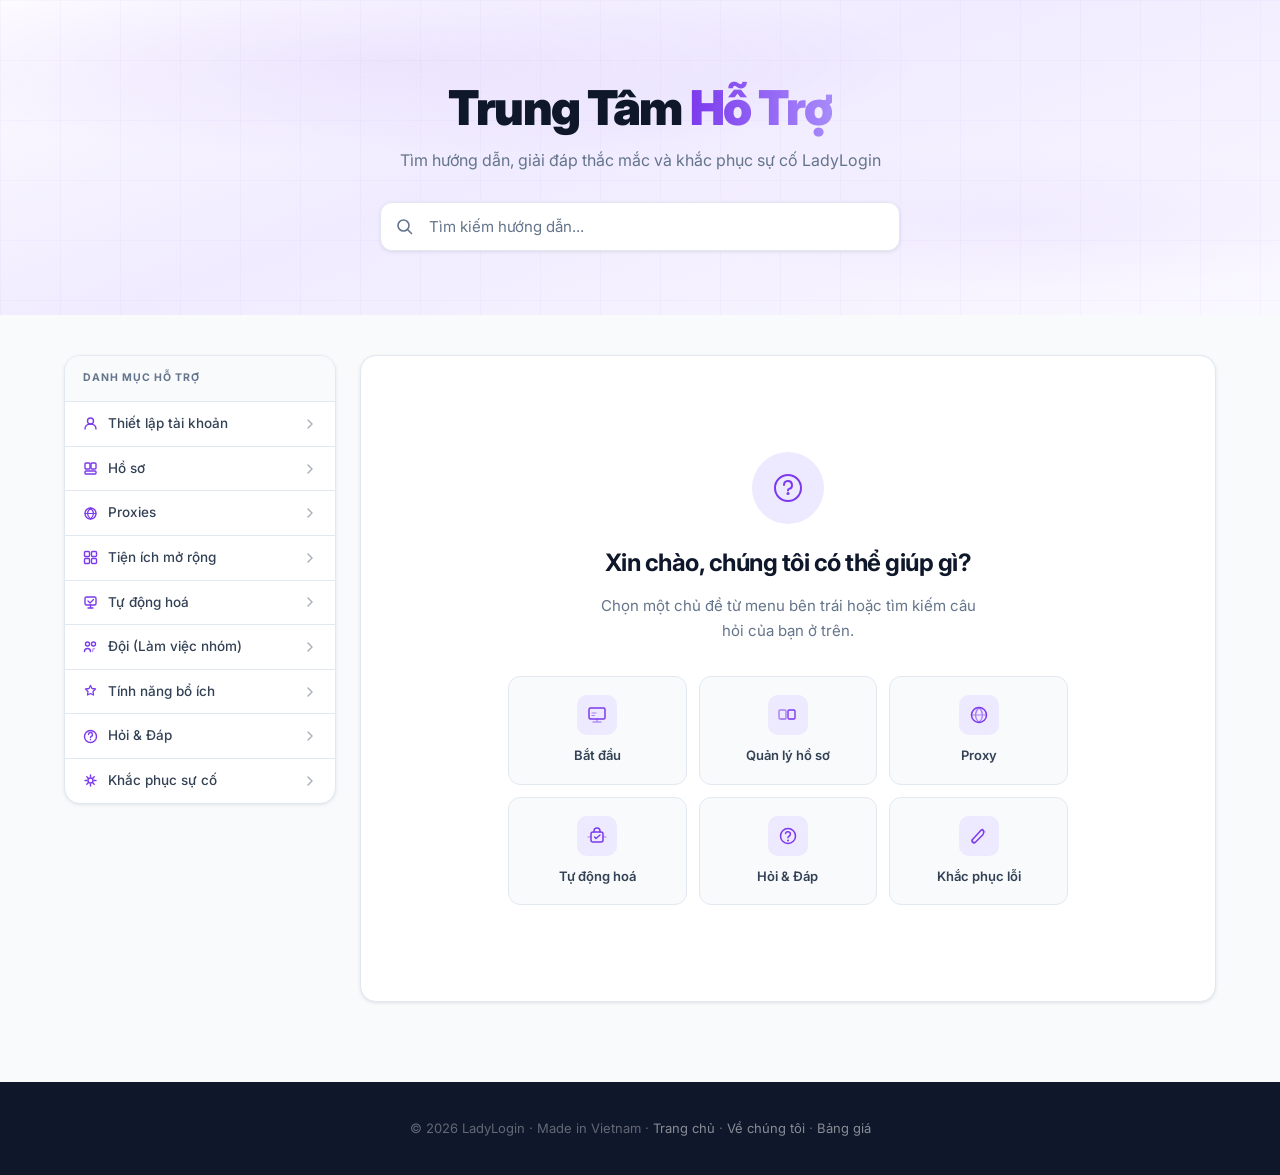
<file: trungtamhotro.html>
<!DOCTYPE html>
<html lang="vi">
<head>
<meta charset="UTF-8">
<meta name="viewport" content="width=device-width, initial-scale=1.0">
<title>Trung Tâm Hỗ Trợ — LadyLogin</title>
<meta name="description" content="Tìm câu trả lời, hướng dẫn sử dụng và khắc phục sự cố cho LadyLogin anti-detect browser.">
<link rel="preconnect" href="https://fonts.googleapis.com">
<link rel="preconnect" href="https://fonts.gstatic.com" crossorigin>
<link rel="stylesheet" href="https://fonts.googleapis.com/css2?family=Inter:wght@400;500;600;700;800;900&display=swap">
<link rel="stylesheet" href="css/trungtamhotro.css">
</head>
<body>

<!-- HERO -->
<section class="hc-hero">
  <div class="container">
    <div class="hc-hero-inner">
      <h1>Trung Tâm <span>Hỗ Trợ</span></h1>
      <p>Tìm hướng dẫn, giải đáp thắc mắc và khắc phục sự cố LadyLogin</p>
      <div class="hc-search-wrap">
        <svg class="hc-search-icon" width="18" height="18" viewBox="0 0 18 18" fill="none">
          <circle cx="7.5" cy="7.5" r="5.5" stroke="currentColor" stroke-width="1.6"/>
          <path d="M11.5 11.5L15.5 15.5" stroke="currentColor" stroke-width="1.6" stroke-linecap="round"/>
        </svg>
        <input type="text" placeholder="Tìm kiếm hướng dẫn..." id="hc-search" autocomplete="off">
      </div>
    </div>
  </div>
</section>

<!-- MAIN LAYOUT -->
<div class="hc-layout">

  <!-- SIDEBAR -->
  <aside class="hc-sidebar">
    <div class="hc-sidebar-title">Danh mục hỗ trợ</div>

    <!-- 1. Thiết lập tài khoản -->
    <div class="sb-item" data-group="thiet-lap">
      <div class="sb-link has-child" onclick="toggleGroup(this)">
        <span class="sb-left">
          <svg width="15" height="15" viewBox="0 0 15 15" fill="none"><circle cx="7.5" cy="5" r="3" stroke="#7c3aed" stroke-width="1.4"/><path d="M2 13c0-3 2.5-5 5.5-5s5.5 2 5.5 5" stroke="#7c3aed" stroke-width="1.4" stroke-linecap="round"/></svg>
          Thiết lập tài khoản
        </span>
        <svg class="sb-chevron" width="14" height="14" viewBox="0 0 14 14" fill="none"><path d="M5 3l4 4-4 4" stroke="currentColor" stroke-width="1.5" stroke-linecap="round" stroke-linejoin="round"/></svg>
      </div>
      <div class="sb-children">
        <div class="sb-child-link" onclick="showContent('yeu-cau-he-thong','Yêu cầu hệ thống','Thiết lập tài khoản')">Yêu cầu hệ thống</div>
        <div class="sb-child-link" onclick="showContent('dang-ky','Đăng ký','Thiết lập tài khoản')">Đăng ký</div>
        <div class="sb-child-link" onclick="showContent('cai-dat','Cài đặt','Thiết lập tài khoản')">Cài đặt</div>
        <div class="sb-child-link" onclick="showContent('goi-dang-ky','Gói đăng ký','Thiết lập tài khoản')">Gói đăng ký</div>
        <div class="sb-child-link" onclick="showContent('trung-tam-tai-nguyen','Trung tâm tài nguyên','Thiết lập tài khoản')">Trung tâm tài nguyên</div>
        <div class="sb-child-link" onclick="showContent('chuong-trinh-quang-ba','Chương trình quảng bá','Thiết lập tài khoản')">Chương trình quảng bá</div>
        <!-- Bảo mật sub -->
        <div class="sb-child-item" data-child="bao-mat">
          <div class="sb-child-link has-child" onclick="toggleChild(this)">
            <span>Bảo mật dữ liệu</span>
            <svg class="sb-chevron" width="12" height="12" viewBox="0 0 12 12" fill="none"><path d="M4 2.5l3.5 3.5L4 9.5" stroke="currentColor" stroke-width="1.4" stroke-linecap="round" stroke-linejoin="round"/></svg>
          </div>
          <div class="sb-grandchildren">
            <div class="sb-grandchild-link" onclick="showContent('bao-mat-du-lieu','Bảo mật dữ liệu','Bảo mật dữ liệu')">Bảo mật dữ liệu</div>
            <div class="sb-grandchild-link" onclick="showContent('xac-thuc-2fa','Xác thực hai lớp (2FA)','Bảo mật dữ liệu')">Xác thực hai lớp (2FA)</div>
          </div>
        </div>
      </div>
    </div>

    <!-- 2. Hồ sơ -->
    <div class="sb-item" data-group="ho-so">
      <div class="sb-link has-child" onclick="toggleGroup(this)">
        <span class="sb-left">
          <svg width="15" height="15" viewBox="0 0 15 15" fill="none"><rect x="2" y="2" width="5" height="6" rx="1" stroke="#7c3aed" stroke-width="1.4"/><rect x="8" y="2" width="5" height="6" rx="1" stroke="#7c3aed" stroke-width="1.4"/><rect x="2" y="10" width="11" height="3" rx="1" stroke="#7c3aed" stroke-width="1.4"/></svg>
          Hồ sơ
        </span>
        <svg class="sb-chevron" width="14" height="14" viewBox="0 0 14 14" fill="none"><path d="M5 3l4 4-4 4" stroke="currentColor" stroke-width="1.5" stroke-linecap="round" stroke-linejoin="round"/></svg>
      </div>
      <div class="sb-children">
        <div class="sb-child-link" onclick="showContent('tao-ho-so-nhanh','Tạo hồ sơ nhanh','Hồ sơ')">Tạo hồ sơ nhanh</div>
        <div class="sb-child-link" onclick="showContent('tao-ho-so-hang-loat','Tạo hồ sơ hàng loạt bằng Mẫu','Hồ sơ')">Tạo hồ sơ hàng loạt bằng Mẫu</div>
        <div class="sb-child-link" onclick="showContent('mo-dong-ho-so','Mở và đóng hồ sơ trình duyệt','Hồ sơ')">Mở và đóng hồ sơ trình duyệt</div>
        <div class="sb-child-link" onclick="showContent('chinh-sua-ho-so','Chỉnh sửa các thông tin hồ sơ','Hồ sơ')">Chỉnh sửa các thông tin hồ sơ</div>
        <div class="sb-child-link" onclick="showContent('du-lieu-bo-nho-dem','Dữ liệu bộ nhớ đệm','Hồ sơ')">Dữ liệu bộ nhớ đệm</div>
        <div class="sb-child-link" onclick="showContent('cookie-robot','Cookie Robot','Hồ sơ')">Cookie Robot</div>
        <div class="sb-child-link" onclick="showContent('chia-se-ho-so','Chia sẻ hồ sơ','Hồ sơ')">Chia sẻ hồ sơ</div>
        <div class="sb-child-link" onclick="showContent('tim-kiem-tinh-nang','Tìm kiếm và tính năng khác','Hồ sơ')">Tìm kiếm và tính năng khác</div>
        <div class="sb-child-link" onclick="showContent('dau-van-tay','Dấu vân tay trình duyệt','Hồ sơ')">Dấu vân tay trình duyệt</div>
        <div class="sb-child-link" onclick="showContent('nhom-ho-so','Nhóm hồ sơ','Hồ sơ')">Nhóm hồ sơ</div>
        <div class="sb-child-link" onclick="showContent('nhom','Nhóm','Hồ sơ')">Nhóm</div>
      </div>
    </div>

    <!-- 3. Proxies -->
    <div class="sb-item" data-group="proxies">
      <div class="sb-link has-child" onclick="toggleGroup(this)">
        <span class="sb-left">
          <svg width="15" height="15" viewBox="0 0 15 15" fill="none"><circle cx="7.5" cy="7.5" r="5.5" stroke="#7c3aed" stroke-width="1.4"/><path d="M2 7.5h11M7.5 2c-2 2-3 3.5-3 5.5s1 3.5 3 5.5M7.5 2c2 2 3 3.5 3 5.5s-1 3.5-3 5.5" stroke="#7c3aed" stroke-width="1.2" stroke-linecap="round"/></svg>
          Proxies
        </span>
        <svg class="sb-chevron" width="14" height="14" viewBox="0 0 14 14" fill="none"><path d="M5 3l4 4-4 4" stroke="currentColor" stroke-width="1.5" stroke-linecap="round" stroke-linejoin="round"/></svg>
      </div>
      <div class="sb-children">
        <div class="sb-child-link" onclick="showContent('su-dung-proxy','Sử dụng proxy','Proxies')">Sử dụng proxy</div>
        <div class="sb-child-link" onclick="showContent('nha-cung-cap-proxy','Nhà cung cấp proxy được đề xuất','Proxies')">Nhà cung cấp proxy được đề xuất</div>
        <div class="sb-child-link" onclick="showContent('loai-proxy','Các loại proxy được hỗ trợ','Proxies')">Các loại proxy được hỗ trợ</div>
        <div class="sb-child-item" data-child="lien-ket-proxy">
          <div class="sb-child-link has-child" onclick="toggleChild(this)">
            <span>Cách liên kết các loại proxy</span>
            <svg class="sb-chevron" width="12" height="12" viewBox="0 0 12 12" fill="none"><path d="M4 2.5l3.5 3.5L4 9.5" stroke="currentColor" stroke-width="1.4" stroke-linecap="round" stroke-linejoin="round"/></svg>
          </div>
          <div class="sb-grandchildren">
            <div class="sb-grandchild-link" onclick="showContent('proxy-ipfoxy','IPFoxy','Cách liên kết proxy')">IPFoxy</div>
            <div class="sb-grandchild-link" onclick="showContent('proxy-luminati','Luminati','Cách liên kết proxy')">Luminati</div>
            <div class="sb-grandchild-link" onclick="showContent('proxy-oxylabs','Oxylabs','Cách liên kết proxy')">Oxylabs</div>
            <div class="sb-grandchild-link" onclick="showContent('proxy-iphtml','IPHTML','Cách liên kết proxy')">IPHTML</div>
            <div class="sb-grandchild-link" onclick="showContent('proxy-proxy302','Proxy302','Cách liên kết proxy')">Proxy302</div>
          </div>
        </div>
      </div>
    </div>

    <!-- 4. Tiện ích mở rộng -->
    <div class="sb-item" data-group="tien-ich">
      <div class="sb-link has-child" onclick="toggleGroup(this)">
        <span class="sb-left">
          <svg width="15" height="15" viewBox="0 0 15 15" fill="none"><rect x="1.5" y="1.5" width="5" height="5" rx="1" stroke="#7c3aed" stroke-width="1.4"/><rect x="8.5" y="1.5" width="5" height="5" rx="1" stroke="#7c3aed" stroke-width="1.4"/><rect x="1.5" y="8.5" width="5" height="5" rx="1" stroke="#7c3aed" stroke-width="1.4"/><rect x="8.5" y="8.5" width="5" height="5" rx="1" stroke="#7c3aed" stroke-width="1.4"/></svg>
          Tiện ích mở rộng
        </span>
        <svg class="sb-chevron" width="14" height="14" viewBox="0 0 14 14" fill="none"><path d="M5 3l4 4-4 4" stroke="currentColor" stroke-width="1.5" stroke-linecap="round" stroke-linejoin="round"/></svg>
      </div>
      <div class="sb-children">
        <div class="sb-child-link" onclick="showContent('cai-dat-tien-ich','Cài đặt tiện ích','Tiện ích mở rộng')">Cài đặt tiện ích</div>
        <div class="sb-child-link" onclick="showContent('phan-loai-tien-ich','Phân loại tiện ích mở rộng','Tiện ích mở rộng')">Phân loại tiện ích mở rộng</div>
        <div class="sb-child-link" onclick="showContent('ladylogin-assistant','LadyLogin Assistant','Tiện ích mở rộng')">LadyLogin Assistant</div>
        <div class="sb-child-link" onclick="showContent('xuat-cookie','Xuất Cookie','Tiện ích mở rộng')">Xuất Cookie</div>
        <div class="sb-child-link" onclick="showContent('thung-rac','Thùng rác','Tiện ích mở rộng')">Thùng rác</div>
      </div>
    </div>

    <!-- 5. Tự động hoá -->
    <div class="sb-item" data-group="tu-dong-hoa">
      <div class="sb-link has-child" onclick="toggleGroup(this)">
        <span class="sb-left">
          <svg width="15" height="15" viewBox="0 0 15 15" fill="none"><rect x="2" y="2" width="11" height="8" rx="1.5" stroke="#7c3aed" stroke-width="1.4"/><path d="M5 13h5M7.5 10v3" stroke="#7c3aed" stroke-width="1.4" stroke-linecap="round"/><path d="M5 6l2 2 3.5-3.5" stroke="#7c3aed" stroke-width="1.3" stroke-linecap="round" stroke-linejoin="round"/></svg>
          Tự động hoá
        </span>
        <svg class="sb-chevron" width="14" height="14" viewBox="0 0 14 14" fill="none"><path d="M5 3l4 4-4 4" stroke="currentColor" stroke-width="1.5" stroke-linecap="round" stroke-linejoin="round"/></svg>
      </div>
      <div class="sb-children">
        <div class="sb-child-link" onclick="showContent('dong-bo-hoa','Đồng bộ hoá','Tự động hoá')">Đồng bộ hoá</div>
        <div class="sb-child-link" onclick="showContent('rpa','RPA','Tự động hoá')">RPA</div>
        <div class="sb-child-link" onclick="showContent('api','API','Tự động hoá')">API</div>
        <div class="sb-child-link" onclick="showContent('mcp','MCP','Tự động hoá')">MCP</div>
      </div>
    </div>

    <!-- 6. Đội -->
    <div class="sb-item" data-group="doi">
      <div class="sb-link has-child" onclick="toggleGroup(this)">
        <span class="sb-left">
          <svg width="15" height="15" viewBox="0 0 15 15" fill="none"><circle cx="4.5" cy="5" r="2" stroke="#7c3aed" stroke-width="1.4"/><circle cx="10.5" cy="5" r="2" stroke="#7c3aed" stroke-width="1.4"/><path d="M1.5 12.5c0-2 1.5-3 3-3s3 1 3 3" stroke="#7c3aed" stroke-width="1.4" stroke-linecap="round"/><path d="M9.5 12.5c0-2 .8-3 2-3" stroke="#7c3aed" stroke-width="1.4" stroke-linecap="round" opacity="0.5"/></svg>
          Đội (Làm việc nhóm)
        </span>
        <svg class="sb-chevron" width="14" height="14" viewBox="0 0 14 14" fill="none"><path d="M5 3l4 4-4 4" stroke="currentColor" stroke-width="1.5" stroke-linecap="round" stroke-linejoin="round"/></svg>
      </div>
      <div class="sb-children">
        <div class="sb-child-link" onclick="showContent('thanh-toan','Thanh toán','Đội')">Thanh toán</div>
        <div class="sb-child-item" data-child="cai-dat-nhom">
          <div class="sb-child-link has-child" onclick="toggleChild(this)">
            <span>Cài đặt</span>
            <svg class="sb-chevron" width="12" height="12" viewBox="0 0 12 12" fill="none"><path d="M4 2.5l3.5 3.5L4 9.5" stroke="currentColor" stroke-width="1.4" stroke-linecap="round" stroke-linejoin="round"/></svg>
          </div>
          <div class="sb-grandchildren">
            <div class="sb-grandchild-link" onclick="showContent('mot-tai-khoan-nhieu-nhom','Một tài khoản, nhiều nhóm','Cài đặt nhóm')">Một tài khoản, nhiều nhóm</div>
            <div class="sb-grandchild-link" onclick="showContent('thanh-vien','Thành viên','Cài đặt nhóm')">Thành viên</div>
            <div class="sb-grandchild-link" onclick="showContent('nhat-ky-hoat-dong','Nhật ký hoạt động','Cài đặt nhóm')">Nhật ký hoạt động</div>
            <div class="sb-grandchild-link" onclick="showContent('cai-dat-chung','Cài đặt chung','Cài đặt nhóm')">Cài đặt chung</div>
          </div>
        </div>
      </div>
    </div>

    <!-- 7. Tính năng bổ ích -->
    <div class="sb-item" data-group="tinh-nang-bo-ich">
      <div class="sb-link has-child" onclick="toggleGroup(this)">
        <span class="sb-left">
          <svg width="15" height="15" viewBox="0 0 15 15" fill="none"><path d="M7.5 1.5l1.5 3 3.5.5-2.5 2.5.5 3.5-3-1.5-3 1.5.5-3.5L2.5 5l3.5-.5z" stroke="#7c3aed" stroke-width="1.3" stroke-linejoin="round"/></svg>
          Tính năng bổ ích
        </span>
        <svg class="sb-chevron" width="14" height="14" viewBox="0 0 14 14" fill="none"><path d="M5 3l4 4-4 4" stroke="currentColor" stroke-width="1.5" stroke-linecap="round" stroke-linejoin="round"/></svg>
      </div>
      <div class="sb-children">
        <div class="sb-child-link" onclick="showContent('chuyen-ho-so','Chuyển hồ sơ sang LadyLogin từ trình duyệt khác','Tính năng bổ ích')">Chuyển hồ sơ từ trình duyệt khác</div>
        <div class="sb-child-link" onclick="showContent('dan-nhu-nguoi','Dán như con người','Tính năng bổ ích')">Dán như "con người"</div>
        <div class="sb-child-link" onclick="showContent('quan-ly-dau-trang','Quản lý dấu trang','Tính năng bổ ích')">Quản lý dấu trang</div>
        <div class="sb-child-link" onclick="showContent('video-spoofing','Hướng dẫn sử dụng Video Spoofing','Tính năng bổ ích')">Video Spoofing (Giả lập camera)</div>
      </div>
    </div>

    <!-- 8. Hỏi & Đáp -->
    <div class="sb-item" data-group="hoi-dap">
      <div class="sb-link has-child" onclick="toggleGroup(this)">
        <span class="sb-left">
          <svg width="15" height="15" viewBox="0 0 15 15" fill="none"><circle cx="7.5" cy="7.5" r="6" stroke="#7c3aed" stroke-width="1.4"/><path d="M5.5 5.5a2 2 0 1 1 2.5 2c-.5.3-.5.7-.5 1" stroke="#7c3aed" stroke-width="1.4" stroke-linecap="round"/><circle cx="7.5" cy="10.5" r=".75" fill="#7c3aed"/></svg>
          Hỏi &amp; Đáp
        </span>
        <svg class="sb-chevron" width="14" height="14" viewBox="0 0 14 14" fill="none"><path d="M5 3l4 4-4 4" stroke="currentColor" stroke-width="1.5" stroke-linecap="round" stroke-linejoin="round"/></svg>
      </div>
      <div class="sb-children">
        <div class="sb-child-link" onclick="showContent('faq-ho-so','Hỏi & Đáp về Hồ sơ','Hỏi & Đáp')">Hỏi &amp; Đáp về Hồ sơ</div>
        <div class="sb-child-link" onclick="showContent('faq-thanh-toan','Hỏi & Đáp về Thanh toán','Hỏi & Đáp')">Hỏi &amp; Đáp về Thanh toán</div>
        <div class="sb-child-link" onclick="showContent('faq-cai-dat','Hỏi & Đáp về Cài đặt chung','Hỏi & Đáp')">Hỏi &amp; Đáp về Cài đặt chung</div>
        <div class="sb-child-link" onclick="showContent('faq-rpa','Hỏi & Đáp về RPA','Hỏi & Đáp')">Hỏi &amp; Đáp về RPA</div>
        <div class="sb-child-link" onclick="showContent('faq-api','Hỏi & Đáp về Local API','Hỏi & Đáp')">Hỏi &amp; Đáp về Local API</div>
        <div class="sb-child-link" onclick="showContent('faq-thanh-vien','Hỏi & Đáp về Thành viên','Hỏi & Đáp')">Hỏi &amp; Đáp về Thành viên</div>
        <div class="sb-child-link" onclick="showContent('faq-proxy','Hỏi & Đáp về Proxy','Hỏi & Đáp')">Hỏi &amp; Đáp về Proxy</div>
      </div>
    </div>

    <!-- 9. Khắc phục sự cố -->
    <div class="sb-item" data-group="khac-phuc">
      <div class="sb-link has-child" onclick="toggleGroup(this)">
        <span class="sb-left">
          <svg width="15" height="15" viewBox="0 0 15 15" fill="none"><path d="M7.5 2v2M7.5 11v2M2 7.5h2M11 7.5h2M3.8 3.8l1.4 1.4M9.8 9.8l1.4 1.4M3.8 11.2l1.4-1.4M9.8 5.2l1.4-1.4" stroke="#7c3aed" stroke-width="1.4" stroke-linecap="round"/><circle cx="7.5" cy="7.5" r="2.5" stroke="#7c3aed" stroke-width="1.4"/></svg>
          Khắc phục sự cố
        </span>
        <svg class="sb-chevron" width="14" height="14" viewBox="0 0 14 14" fill="none"><path d="M5 3l4 4-4 4" stroke="currentColor" stroke-width="1.5" stroke-linecap="round" stroke-linejoin="round"/></svg>
      </div>
      <div class="sb-children">
        <div class="sb-child-link" onclick="showContent('dich-vu-chua-khoi-dong','Dịch vụ đang mở chưa khởi động','Khắc phục sự cố')">Dịch vụ đang mở chưa khởi động</div>
        <div class="sb-child-link" onclick="showContent('loi-100044','Lỗi 100044: Thời gian chờ khởi động','Khắc phục sự cố')">Lỗi 100044: Thời gian chờ khởi động</div>
        <div class="sb-child-link" onclick="showContent('loi-100001','Lỗi 100001: Mở trình duyệt thất bại','Khắc phục sự cố')">Lỗi 100001: Mở trình duyệt thất bại</div>
        <div class="sb-child-link" onclick="showContent('loi-chrome-110','Lỗi: Cần Chrome kernel 110 trở lên','Khắc phục sự cố')">Lỗi: Cần Chrome kernel 110 trở lên</div>
        <div class="sb-child-link" onclick="showContent('cookie-khong-chinh-xac','Cookie không chính xác ở dòng','Khắc phục sự cố')">Cookie không chính xác ở dòng</div>
        <div class="sb-child-link" onclick="showContent('khong-dung-camera','Không dùng được camera trong hồ sơ','Khắc phục sự cố')">Không dùng được camera trong hồ sơ</div>
        <div class="sb-child-link" onclick="showContent('khong-dong-bo-ebay','Không thể đồng bộ trạng thái eBay','Khắc phục sự cố')">Không thể đồng bộ trạng thái eBay</div>
        <div class="sb-child-link" onclick="showContent('dung-luong-dia','Dung lượng đĩa bộ nhớ đệm không đủ','Khắc phục sự cố')">Dung lượng đĩa bộ nhớ đệm không đủ</div>
        <div class="sb-child-item" data-child="khac-phuc-proxy">
          <div class="sb-child-link has-child" onclick="toggleChild(this)">
            <span>Khắc phục sự cố proxy</span>
            <svg class="sb-chevron" width="12" height="12" viewBox="0 0 12 12" fill="none"><path d="M4 2.5l3.5 3.5L4 9.5" stroke="currentColor" stroke-width="1.4" stroke-linecap="round" stroke-linejoin="round"/></svg>
          </div>
          <div class="sb-grandchildren">
            <div class="sb-grandchild-link" onclick="showContent('van-de-dinh-vi-ip','Vấn đề định vị IP','Khắc phục proxy')">Vấn đề định vị IP</div>
            <div class="sb-grandchild-link" onclick="showContent('hien-thi-ip-chinh','Hiển thị IP chính trong hồ sơ','Khắc phục proxy')">Hiển thị IP chính trong hồ sơ</div>
            <div class="sb-grandchild-link" onclick="showContent('proxy-ket-noi-that-bai','Proxy kiểm tra kết nối thất bại','Khắc phục proxy')">Proxy kiểm tra kết nối thất bại</div>
          </div>
        </div>
      </div>
    </div>

  </aside>

  <!-- CONTENT AREA -->
  <main class="hc-content" id="hc-content-area">

    <!-- Welcome -->
    <div class="hc-content-inner active" id="content-welcome">
      <div class="hc-welcome">
        <div class="hc-welcome-icon">
          <svg width="32" height="32" viewBox="0 0 32 32" fill="none">
            <circle cx="16" cy="16" r="13" stroke="#7c3aed" stroke-width="2"/>
            <path d="M12 13a4 4 0 1 1 5 3.9c-1 .4-1 .8-1 1.6" stroke="#7c3aed" stroke-width="2" stroke-linecap="round"/>
            <circle cx="16" cy="21.5" r="1.5" fill="#7c3aed"/>
          </svg>
        </div>
        <h2>Xin chào, chúng tôi có thể giúp gì?</h2>
        <p>Chọn một chủ đề từ menu bên trái hoặc tìm kiếm câu hỏi của bạn ở trên.</p>
        <div class="hc-quick-links">
          <div class="hc-quick-link" onclick="triggerSection('thiet-lap','yeu-cau-he-thong','Yêu cầu hệ thống','Thiết lập tài khoản')">
            <div class="hc-quick-link-icon"><svg width="20" height="20" viewBox="0 0 20 20" fill="none"><rect x="2" y="3" width="16" height="11" rx="1.5" stroke="#7c3aed" stroke-width="1.5" fill="none"/><path d="M6 17h8M10 14v3" stroke="#7c3aed" stroke-width="1.4" stroke-linecap="round" opacity="0.5"/><path d="M5 8h4M5 10.5h2.5" stroke="#7c3aed" stroke-width="1.2" stroke-linecap="round" opacity="0.6"/></svg></div>
            <div class="hc-quick-link-label">Bắt đầu</div>
          </div>
          <div class="hc-quick-link" onclick="triggerSection('ho-so','tao-ho-so-nhanh','Tạo hồ sơ nhanh','Hồ sơ')">
            <div class="hc-quick-link-icon"><svg width="20" height="20" viewBox="0 0 20 20" fill="none"><rect x="1" y="5" width="7" height="9" rx="1.2" stroke="#7c3aed" stroke-width="1.4" fill="none" opacity="0.6"/><rect x="10" y="5" width="7" height="9" rx="1.2" stroke="#7c3aed" stroke-width="1.4" fill="none"/><path d="M3 14h5M12 14h4" stroke="#7c3aed" stroke-width="1.2" stroke-linecap="round" opacity="0.35"/></svg></div>
            <div class="hc-quick-link-label">Quản lý hồ sơ</div>
          </div>
          <div class="hc-quick-link" onclick="triggerSection('proxies','su-dung-proxy','Sử dụng proxy','Proxies')">
            <div class="hc-quick-link-icon"><svg width="20" height="20" viewBox="0 0 20 20" fill="none"><circle cx="10" cy="10" r="7.5" stroke="#7c3aed" stroke-width="1.5" fill="none"/><path d="M2.5 10h15M10 2.5c-2.5 2.5-3.5 4.5-3.5 7.5s1 5 3.5 7.5M10 2.5c2.5 2.5 3.5 4.5 3.5 7.5s-1 5-3.5 7.5" stroke="#7c3aed" stroke-width="1.2" stroke-linecap="round" opacity="0.6"/></svg></div>
            <div class="hc-quick-link-label">Proxy</div>
          </div>
          <div class="hc-quick-link" onclick="triggerSection('tu-dong-hoa','rpa','RPA','Tự động hoá')">
            <div class="hc-quick-link-icon"><svg width="20" height="20" viewBox="0 0 20 20" fill="none"><rect x="4" y="6" width="12" height="10" rx="2" stroke="#7c3aed" stroke-width="1.5" fill="none"/><path d="M7 6V5a3 3 0 0 1 6 0v1" stroke="#7c3aed" stroke-width="1.4" stroke-linecap="round"/><path d="M7.5 11l1.5 1.5L13 9" stroke="#7c3aed" stroke-width="1.4" stroke-linecap="round" stroke-linejoin="round"/><path d="M1 11h3M16 11h3" stroke="#7c3aed" stroke-width="1.3" stroke-linecap="round" opacity="0.4"/></svg></div>
            <div class="hc-quick-link-label">Tự động hoá</div>
          </div>
          <div class="hc-quick-link" onclick="triggerSection('hoi-dap','faq-ho-so','Hỏi & Đáp về Hồ sơ','Hỏi & Đáp')">
            <div class="hc-quick-link-icon"><svg width="20" height="20" viewBox="0 0 20 20" fill="none"><circle cx="10" cy="10" r="7.5" stroke="#7c3aed" stroke-width="1.5" fill="none"/><path d="M7.5 7.5a2.5 2.5 0 0 1 4.9.8c0 1.7-2.4 2-2.4 3.5" stroke="#7c3aed" stroke-width="1.5" stroke-linecap="round"/><circle cx="10" cy="14.5" r="1" fill="#7c3aed"/></svg></div>
            <div class="hc-quick-link-label">Hỏi &amp; Đáp</div>
          </div>
          <div class="hc-quick-link" onclick="triggerSection('khac-phuc','dich-vu-chua-khoi-dong','Dịch vụ chưa khởi động','Khắc phục sự cố')">
            <div class="hc-quick-link-icon"><svg width="20" height="20" viewBox="0 0 20 20" fill="none"><path d="M13.5 3.5a4 4 0 0 1 0 5.66l-1.42 1.41-5.65 5.65a2 2 0 0 1-2.83-2.83L9.25 7.25l1.41-1.41A4 4 0 0 1 13.5 3.5Z" stroke="#7c3aed" stroke-width="1.5" fill="none" stroke-linejoin="round"/><path d="M4.5 15.5l1 1" stroke="#7c3aed" stroke-width="1.5" stroke-linecap="round" opacity="0.5"/><path d="M14 4l2 2" stroke="#7c3aed" stroke-width="1.4" stroke-linecap="round" opacity="0.4"/></svg></div>
            <div class="hc-quick-link-label">Khắc phục lỗi</div>
          </div>
        </div>
      </div>
    </div>

    <!-- Dynamic content panels (generated by JS) -->
    <div class="hc-content-inner" id="content-dynamic">
      <div class="hc-breadcrumb">
        <a href="#">Trang chủ</a>
        <span class="hc-breadcrumb-sep">›</span>
        <span id="bc-parent"></span>
        <span class="hc-breadcrumb-sep" id="bc-sep">›</span>
        <span id="bc-title"></span>
      </div>
      <div id="hc-dynamic-body"></div>
    </div>

  </main>
</div>

<footer class="page-footer">
  <div class="container">
    <p>© 2026 LadyLogin · Made in Vietnam · <a href="/">Trang chủ</a> · <a href="/ve-chung-toi.html">Về chúng tôi</a> · <a href="/#pricing">Bảng giá</a></p>
  </div>
</footer>

<script>
// ─── Content Data ───────────────────────────────────────────────────────────
const CONTENT = {
  'yeu-cau-he-thong': {
    title: 'Yêu cầu hệ thống',
    body: `<p class="lead">Để LadyLogin hoạt động ổn định, máy tính của bạn cần đáp ứng các yêu cầu tối thiểu sau.</p>
    <h3>Windows</h3>
    <ul>
      <li>Windows 10 / 11 (64-bit) — <strong>khuyến nghị</strong></li>
      <li>RAM tối thiểu: 4 GB (khuyến nghị 8 GB trở lên)</li>
      <li>Dung lượng trống: 2 GB cho ứng dụng + ~200 MB mỗi profile</li>
      <li>CPU: Intel Core i3 / AMD Ryzen 3 trở lên</li>
    </ul>
    <h3>macOS</h3>
    <div class="hc-tip">macOS đang trong lộ trình phát triển, sẽ ra mắt trong thời gian tới.</div>
    <h3>Kết nối mạng</h3>
    <ul>
      <li>Kết nối internet ổn định để xác thực tài khoản</li>
      <li>Cổng 50325 phải mở trên localhost (dùng cho API nội bộ)</li>
    </ul>`
  },
  'dang-ky': {
    title: 'Đăng ký tài khoản',
    body: `<p class="lead">Tạo tài khoản LadyLogin miễn phí chỉ trong vài bước đơn giản.</p>
    <div class="hc-steps">
      <div class="hc-step"><div class="hc-step-num">1</div><div class="hc-step-text">Truy cập <strong>app.ladylogin.com</strong> và nhấn <strong>Đăng ký</strong></div></div>
      <div class="hc-step"><div class="hc-step-num">2</div><div class="hc-step-text">Điền email và mật khẩu (tối thiểu 8 ký tự)</div></div>
      <div class="hc-step"><div class="hc-step-num">3</div><div class="hc-step-text">Xác nhận email — kiểm tra hộp thư đến</div></div>
      <div class="hc-step"><div class="hc-step-num">4</div><div class="hc-step-text">Đăng nhập và tải Desktop App về máy</div></div>
    </div>
    <div class="hc-tip">Tài khoản miễn phí có 3 profile. Nâng cấp bất kỳ lúc nào để mở khóa thêm.</div>`
  },
  'cai-dat': {
    title: 'Cài đặt LadyLogin Desktop App',
    body: `<p class="lead">LadyLogin Desktop App là ứng dụng chạy trên máy tính, xử lý toàn bộ việc mở trình duyệt và quản lý profile.</p>
    <div class="hc-steps">
      <div class="hc-step"><div class="hc-step-num">1</div><div class="hc-step-text">Tải file <strong>LadyLogin-Setup.exe</strong> từ trang tải xuống</div></div>
      <div class="hc-step"><div class="hc-step-num">2</div><div class="hc-step-text">Chạy file installer, nhấn <strong>Next</strong> qua các bước</div></div>
      <div class="hc-step"><div class="hc-step-num">3</div><div class="hc-step-text">Khởi động app, đăng nhập bằng tài khoản LadyLogin</div></div>
      <div class="hc-step"><div class="hc-step-num">4</div><div class="hc-step-text">App sẽ tự chạy API server tại <code>localhost:50325</code></div></div>
    </div>
    <div class="hc-tip">Nếu Windows Defender chặn file cài đặt, chọn "More info" → "Run anyway". File hoàn toàn an toàn.</div>`
  },
  'goi-dang-ky': {
    title: 'Gói đăng ký',
    body: `<p class="lead">LadyLogin cung cấp nhiều gói linh hoạt phù hợp từ cá nhân đến đội nhóm lớn.</p>
    <h3>Gói Free</h3><ul><li>3 profile browser</li><li>Proxy cơ bản</li><li>RPA giới hạn</li></ul>
    <h3>Gói Pro</h3><ul><li>100 profile browser</li><li>Proxy không giới hạn</li><li>RPA đầy đủ 70+ action</li><li>Làm việc nhóm</li></ul>
    <h3>Gói Team</h3><ul><li>Không giới hạn profile</li><li>Nhiều thành viên</li><li>API không giới hạn</li><li>Hỗ trợ ưu tiên</li></ul>
    <div class="hc-tip">Xem chi tiết giá tại <a href="/#pricing" style="color:#7c3aed">ladylogin.com/#pricing</a></div>`
  },
  'bao-mat-du-lieu': {
    title: 'Bảo mật dữ liệu',
    body: `<p class="lead">LadyLogin thiết kế với nguyên tắc Privacy-First — dữ liệu của bạn không bao giờ rời máy tính khi không được cho phép.</p>
    <h3>Mã hóa cục bộ</h3>
    <p>Toàn bộ dữ liệu profile (cookie, fingerprint, cấu hình) được mã hóa AES-256-CBC. Khóa mã hóa được tạo từ SHA-256 của hardware ID máy tính — dữ liệu chỉ giải mã được trên đúng máy đó.</p>
    <h3>Không có server trung gian</h3>
    <p>LadyLogin chạy 100% cục bộ. API server hoạt động tại <code>localhost:50325</code>. Không có dữ liệu profile nào gửi lên cloud của chúng tôi.</p>
    <div class="hc-tip">Chỉ thông tin tài khoản (email, gói đăng ký) được lưu trên server xác thực.</div>`
  },
  'xac-thuc-2fa': {
    title: 'Xác thực hai lớp (2FA)',
    body: `<p class="lead">Bật 2FA để bảo vệ tài khoản LadyLogin của bạn khỏi truy cập trái phép.</p>
    <div class="hc-steps">
      <div class="hc-step"><div class="hc-step-num">1</div><div class="hc-step-text">Vào <strong>Cài đặt</strong> → <strong>Bảo mật</strong></div></div>
      <div class="hc-step"><div class="hc-step-num">2</div><div class="hc-step-text">Nhấn <strong>Bật xác thực 2 lớp</strong></div></div>
      <div class="hc-step"><div class="hc-step-num">3</div><div class="hc-step-text">Quét mã QR bằng Google Authenticator hoặc Authy</div></div>
      <div class="hc-step"><div class="hc-step-num">4</div><div class="hc-step-text">Nhập mã 6 chữ số để xác nhận và lưu recovery codes</div></div>
    </div>`
  },
  'tao-ho-so-nhanh': {
    title: 'Tạo hồ sơ nhanh',
    body: `<p class="lead">Tạo một profile browser mới trong vài giây với fingerprint ngẫu nhiên hoàn toàn.</p>
    <div class="hc-steps">
      <div class="hc-step"><div class="hc-step-num">1</div><div class="hc-step-text">Nhấn nút <strong>+ Tạo Profile</strong> trên trang Profiles</div></div>
      <div class="hc-step"><div class="hc-step-num">2</div><div class="hc-step-text">Đặt tên profile (hoặc để trống để tự sinh tên)</div></div>
      <div class="hc-step"><div class="hc-step-num">3</div><div class="hc-step-text">Chọn OS (Windows/Mac/Linux) — fingerprint sẽ tự động phù hợp</div></div>
      <div class="hc-step"><div class="hc-step-num">4</div><div class="hc-step-text">Nhấn <strong>Lưu</strong> — profile sẵn sàng mở</div></div>
    </div>
    <div class="hc-tip">Fingerprint được sinh ngẫu nhiên và nhất quán — mỗi lần mở profile sẽ có cùng fingerprint.</div>`
  },
  'dau-van-tay': {
    title: 'Dấu vân tay trình duyệt',
    body: `<p class="lead">LadyLogin giả lập toàn bộ các điểm fingerprint mà website dùng để nhận dạng trình duyệt.</p>
    <h3>Các thành phần fingerprint</h3>
    <ul>
      <li><strong>User Agent</strong> — trình duyệt, OS, phiên bản</li>
      <li><strong>Canvas fingerprint</strong> — thêm noise ngẫu nhiên</li>
      <li><strong>WebGL</strong> — vendor/renderer giả lập</li>
      <li><strong>Audio context</strong> — noise seed nhất quán</li>
      <li><strong>Screen resolution</strong> — kích thước màn hình giả lập</li>
      <li><strong>Timezone & Language</strong> — đồng bộ với proxy location</li>
      <li><strong>WebRTC</strong> — 3 chế độ: Tắt / Thay thế / Giả mạo</li>
      <li><strong>CPU cores & RAM</strong> — báo cáo giá trị khác với thực tế</li>
    </ul>
    <div class="hc-tip">Tất cả fingerprint được inject qua stealth extension — không để lộ automation flag.</div>`
  },
  'su-dung-proxy': {
    title: 'Sử dụng proxy',
    body: `<p class="lead">Mỗi profile trong LadyLogin có thể gán một proxy riêng biệt, đảm bảo IP hoàn toàn độc lập.</p>
    <h3>Gán proxy cho profile</h3>
    <div class="hc-steps">
      <div class="hc-step"><div class="hc-step-num">1</div><div class="hc-step-text">Vào tab <strong>Proxies</strong>, nhấn <strong>+ Thêm proxy</strong></div></div>
      <div class="hc-step"><div class="hc-step-num">2</div><div class="hc-step-text">Nhập thông tin: <code>host:port:user:pass</code></div></div>
      <div class="hc-step"><div class="hc-step-num">3</div><div class="hc-step-text">Nhấn <strong>Kiểm tra</strong> để xác nhận proxy hoạt động</div></div>
      <div class="hc-step"><div class="hc-step-num">4</div><div class="hc-step-text">Gán proxy vào profile khi tạo hoặc chỉnh sửa</div></div>
    </div>
    <h3>Định dạng proxy hỗ trợ</h3>
    <div class="hc-code">http://user:pass@host:port
socks5://user:pass@host:port
host:port:user:pass</div>`
  },
  'loai-proxy': {
    title: 'Các loại proxy được hỗ trợ',
    body: `<p class="lead">LadyLogin hỗ trợ đầy đủ các giao thức proxy phổ biến.</p>
    <ul>
      <li><strong>HTTP / HTTPS</strong> — phổ biến nhất, hỗ trợ authentication</li>
      <li><strong>SOCKS4</strong> — không hỗ trợ authentication</li>
      <li><strong>SOCKS5</strong> — hỗ trợ authentication, bảo mật cao hơn</li>
      <li><strong>SSH Tunnel</strong> — đang trong lộ trình phát triển</li>
    </ul>
    <div class="hc-tip">Khuyến nghị dùng SOCKS5 Residential proxy để giảm tỉ lệ bị phát hiện.</div>`
  },
  'rpa': {
    title: 'Tự động hóa RPA',
    body: `<p class="lead">LadyLogin RPA cho phép bạn tự động hóa các thao tác trên trình duyệt với 70+ action không cần code.</p>
    <h3>Bắt đầu với RPA</h3>
    <div class="hc-steps">
      <div class="hc-step"><div class="hc-step-num">1</div><div class="hc-step-text">Vào tab <strong>RPA</strong> trên web dashboard</div></div>
      <div class="hc-step"><div class="hc-step-num">2</div><div class="hc-step-text">Nhấn <strong>+ Tạo Script</strong>, đặt tên</div></div>
      <div class="hc-step"><div class="hc-step-num">3</div><div class="hc-step-text">Thêm các action từ danh sách 70+ loại: Click, Type, Goto, Wait...</div></div>
      <div class="hc-step"><div class="hc-step-num">4</div><div class="hc-step-text">Lưu script và chạy trên profile đang mở</div></div>
    </div>
    <h3>Nhóm action phổ biến</h3>
    <ul>
      <li><strong>Navigation</strong>: goto, newPage, closePage, switchTab, refresh</li>
      <li><strong>Element</strong>: click, doubleClick, hover, dragAndDrop</li>
      <li><strong>Input</strong>: type, clearAndType, select, uploadFile</li>
      <li><strong>Wait</strong>: waitForElement, waitForNavigation, sleep</li>
      <li><strong>Extract</strong>: getText, getAttribute, getURL, screenshot</li>
    </ul>`
  },
  'api': {
    title: 'Local API',
    body: `<p class="lead">LadyLogin cung cấp REST API tại <code>localhost:50325</code> cho phép tích hợp với công cụ bên ngoài.</p>
    <h3>Authentication</h3>
    <div class="hc-code">POST /api/auth/login
{"email": "you@example.com", "password": "..."}</div>
    <h3>Endpoint chính</h3>
    <ul>
      <li><code>GET /api/profiles</code> — danh sách profile</li>
      <li><code>POST /api/browser/start</code> — mở profile</li>
      <li><code>POST /api/browser/stop</code> — đóng profile</li>
      <li><code>GET /api/browser/active</code> — profile đang mở</li>
    </ul>
    <div class="hc-tip">API chỉ lắng nghe trên localhost — không thể truy cập từ bên ngoài mạng của bạn.</div>`
  },
  'ladylogin-assistant': {
    title: 'LadyLogin Assistant',
    body: `<p class="lead">LadyLogin Assistant là extension Chrome giúp tương tác trực tiếp với trang web từ bên trong profile browser.</p>
    <h3>Tính năng chính</h3>
    <ul>
      <li>Xuất cookie từ trang đang mở về LadyLogin</li>
      <li>Sync trạng thái đăng nhập nhanh</li>
      <li>Hiển thị thông tin fingerprint hiện tại</li>
      <li>Chạy RPA script trực tiếp từ toolbar</li>
    </ul>
    <div class="hc-tip">Extension được cài tự động khi mở profile lần đầu. Không cần cài thủ công từ Chrome Web Store.</div>`
  },
  'dich-vu-chua-khoi-dong': {
    title: 'Dịch vụ đang mở chưa khởi động',
    body: `<p class="lead">Lỗi này xảy ra khi Desktop App chưa chạy hoặc API server chưa khởi động xong.</p>
    <h3>Nguyên nhân phổ biến</h3>
    <ul>
      <li>Desktop App chưa được mở</li>
      <li>App đang khởi động (chờ 5-10 giây)</li>
      <li>Cổng 50325 bị chặn bởi firewall hoặc phần mềm diệt virus</li>
      <li>App bị crash — kiểm tra Task Manager</li>
    </ul>
    <h3>Cách khắc phục</h3>
    <div class="hc-steps">
      <div class="hc-step"><div class="hc-step-num">1</div><div class="hc-step-text">Mở LadyLogin Desktop App và chờ icon tray xuất hiện</div></div>
      <div class="hc-step"><div class="hc-step-num">2</div><div class="hc-step-text">Tắt tường lửa tạm thời và thử lại</div></div>
      <div class="hc-step"><div class="hc-step-num">3</div><div class="hc-step-text">Thêm ngoại lệ cho <code>ladylogin.exe</code> trong Windows Defender</div></div>
      <div class="hc-step"><div class="hc-step-num">4</div><div class="hc-step-text">Khởi động lại App nếu vẫn không được</div></div>
    </div>`
  },
  'loi-100001': {
    title: 'Lỗi 100001: Mở trình duyệt thất bại',
    body: `<p class="lead">Lỗi 100001 thường xảy ra khi Chromium không thể khởi động được profile.</p>
    <h3>Nguyên nhân và cách sửa</h3>
    <ul>
      <li><strong>Profile data bị hỏng</strong>: Xóa cache của profile và thử lại</li>
      <li><strong>Chromium bị chặn bởi antivirus</strong>: Thêm thư mục LadyLogin vào whitelist</li>
      <li><strong>Không đủ RAM</strong>: Đóng bớt ứng dụng đang chạy</li>
      <li><strong>Proxy không hợp lệ</strong>: Kiểm tra lại cấu hình proxy của profile</li>
    </ul>
    <div class="hc-tip">Nếu lỗi vẫn tiếp tục, chụp màn hình log (trong Settings → Logs) và gửi cho support.</div>`
  },
  'faq-ho-so': {
    title: 'Hỏi & Đáp về Hồ sơ',
    body: `<p class="lead">Các câu hỏi thường gặp về quản lý profile browser.</p>
    <h3>Một profile có thể mở trên nhiều máy không?</h3>
    <p>Có, nhưng không thể mở đồng thời trên 2 máy cùng lúc. Dữ liệu profile cần được export/import thủ công.</p>
    <h3>Fingerprint có thay đổi mỗi lần mở không?</h3>
    <p>Không. Fingerprint của mỗi profile là cố định và nhất quán — giống như một thiết bị thực. Chỉ thay đổi khi bạn chủ động chỉnh sửa.</p>
    <h3>Giới hạn số profile mỗi gói?</h3>
    <p>Free: 3 · Pro: 100 · Team: Không giới hạn. Xem chi tiết tại trang bảng giá.</p>
    <h3>Có thể import profile từ AdsPower/Multilogin không?</h3>
    <p>Đang trong lộ trình phát triển. Hiện tại có thể import thủ công qua file cấu hình JSON.</p>`
  },
  'faq-proxy': {
    title: 'Hỏi & Đáp về Proxy',
    body: `<p class="lead">Giải đáp các thắc mắc về cài đặt và sử dụng proxy trong LadyLogin.</p>
    <h3>Tại sao proxy check failed dù proxy còn sống?</h3>
    <p>Một số proxy yêu cầu whitelist IP. Kiểm tra xem IP máy bạn đã được thêm vào whitelist của nhà cung cấp chưa.</p>
    <h3>Proxy SOCKS5 hay HTTP tốt hơn?</h3>
    <p>SOCKS5 được khuyến nghị — bảo mật hơn và hỗ trợ tất cả loại traffic, không chỉ HTTP.</p>
    <h3>Có thể dùng proxy miễn phí không?</h3>
    <p>Được, nhưng không khuyến nghị — proxy miễn phí thường bị blacklist trên nhiều nền tảng.</p>`
  },
  'proxy-ipfoxy': {
    title: 'Liên kết IPFoxy',
    body: `<p class="lead">Hướng dẫn lấy proxy từ IPFoxy và cấu hình trong LadyLogin.</p>
    <div class="hc-steps">
      <div class="hc-step"><div class="hc-step-num">1</div><div class="hc-step-text">Đăng nhập vào dashboard IPFoxy, vào mục <strong>Extract Proxy</strong></div></div>
      <div class="hc-step"><div class="hc-step-num">2</div><div class="hc-step-text">Chọn country, loại proxy (Residential/Datacenter), copy dạng <code>host:port:user:pass</code></div></div>
      <div class="hc-step"><div class="hc-step-num">3</div><div class="hc-step-text">Vào LadyLogin → Proxies → Thêm proxy, dán vào và nhấn Kiểm tra</div></div>
    </div>
    <div class="hc-tip">IPFoxy hỗ trợ cả HTTP và SOCKS5. Chọn SOCKS5 để có hiệu suất tốt hơn.</div>`
  },
};

// ─── Functions ───────────────────────────────────────────────────────────────

function toggleGroup(el) {
  const item = el.closest('.sb-item');
  const isOpen = item.classList.contains('open');
  document.querySelectorAll('.sb-item').forEach(i => i.classList.remove('open'));
  if (!isOpen) item.classList.add('open');
}

function toggleChild(el) {
  const item = el.closest('.sb-child-item');
  item.classList.toggle('open');
}

function showContent(id, title, parent) {
  document.getElementById('bc-parent').textContent = parent;
  document.getElementById('bc-title').textContent = title;

  const panel = document.getElementById('content-dynamic');
  document.querySelectorAll('.hc-content-inner').forEach(el => el.classList.remove('active'));

  const data = CONTENT[id];
  const body = data
    ? `<h2>${data.title}</h2>${data.body}`
    : `<h2>${title}</h2><p class="lead">Nội dung đang được biên soạn. Vui lòng quay lại sau hoặc liên hệ hỗ trợ.</p>
       <div class="hc-tip">Cần hỗ trợ ngay? Liên hệ chúng tôi qua Telegram hoặc email support@ladylogin.com</div>`;
  document.getElementById('hc-dynamic-body').innerHTML = body;

  void panel.offsetWidth; // force reflow để reset animation
  panel.classList.add('active');

  if (window.innerWidth <= 768) {
    document.getElementById('hc-content-area').scrollIntoView({ behavior: 'smooth', block: 'start' });
  }

  document.querySelectorAll('.sb-child-link, .sb-grandchild-link').forEach(el => el.classList.remove('active'));

  const searchId = id;
  document.querySelectorAll('[onclick]').forEach(el => {
    const attr = el.getAttribute('onclick');
    if (attr && attr.includes(`'${searchId}'`)) {
      el.classList.add('active');
    }
  });
}

function triggerSection(group, contentId, title, parent) {
  document.querySelectorAll('.sb-item').forEach(i => i.classList.remove('open'));
  const groupEl = document.querySelector(`[data-group="${group}"]`);
  if (groupEl) groupEl.classList.add('open');
  showContent(contentId, title, parent);
}

// Search
document.getElementById('hc-search').addEventListener('input', function() {
  const q = this.value.toLowerCase().trim();
  if (!q) return;

  const results = Object.entries(CONTENT).filter(([id, data]) =>
    data.title.toLowerCase().includes(q) || data.body.toLowerCase().includes(q)
  );

  if (results.length > 0) {
    const [id, data] = results[0];
    showContent(id, data.title, 'Kết quả tìm kiếm');
  }
});

// ─── Scroll progress bar ─────────────────────────────────────────────────────
const progressBar = document.createElement('div');
progressBar.className = 'scroll-progress';
document.body.prepend(progressBar);
window.addEventListener('scroll', () => {
  const sy = window.scrollY;
  const total = document.documentElement.scrollHeight - window.innerHeight;
  progressBar.style.setProperty('--pct', (total > 0 ? sy / total * 100 : 0).toFixed(2) + '%');
}, { passive: true });

// ─── Scroll reveal ───────────────────────────────────────────────────────────
const revealIO = new IntersectionObserver((entries) => {
  entries.forEach(e => { if (e.isIntersecting) { e.target.classList.add('in-view'); revealIO.unobserve(e.target); } });
}, { threshold: 0.08 });
document.querySelectorAll('.hc-hero .container, .hc-quick-link').forEach((el, i) => {
  el.style.transitionDelay = (i * 0.06).toFixed(2) + 's';
  revealIO.observe(el);
});
</script>
</body>
</html>
</file>
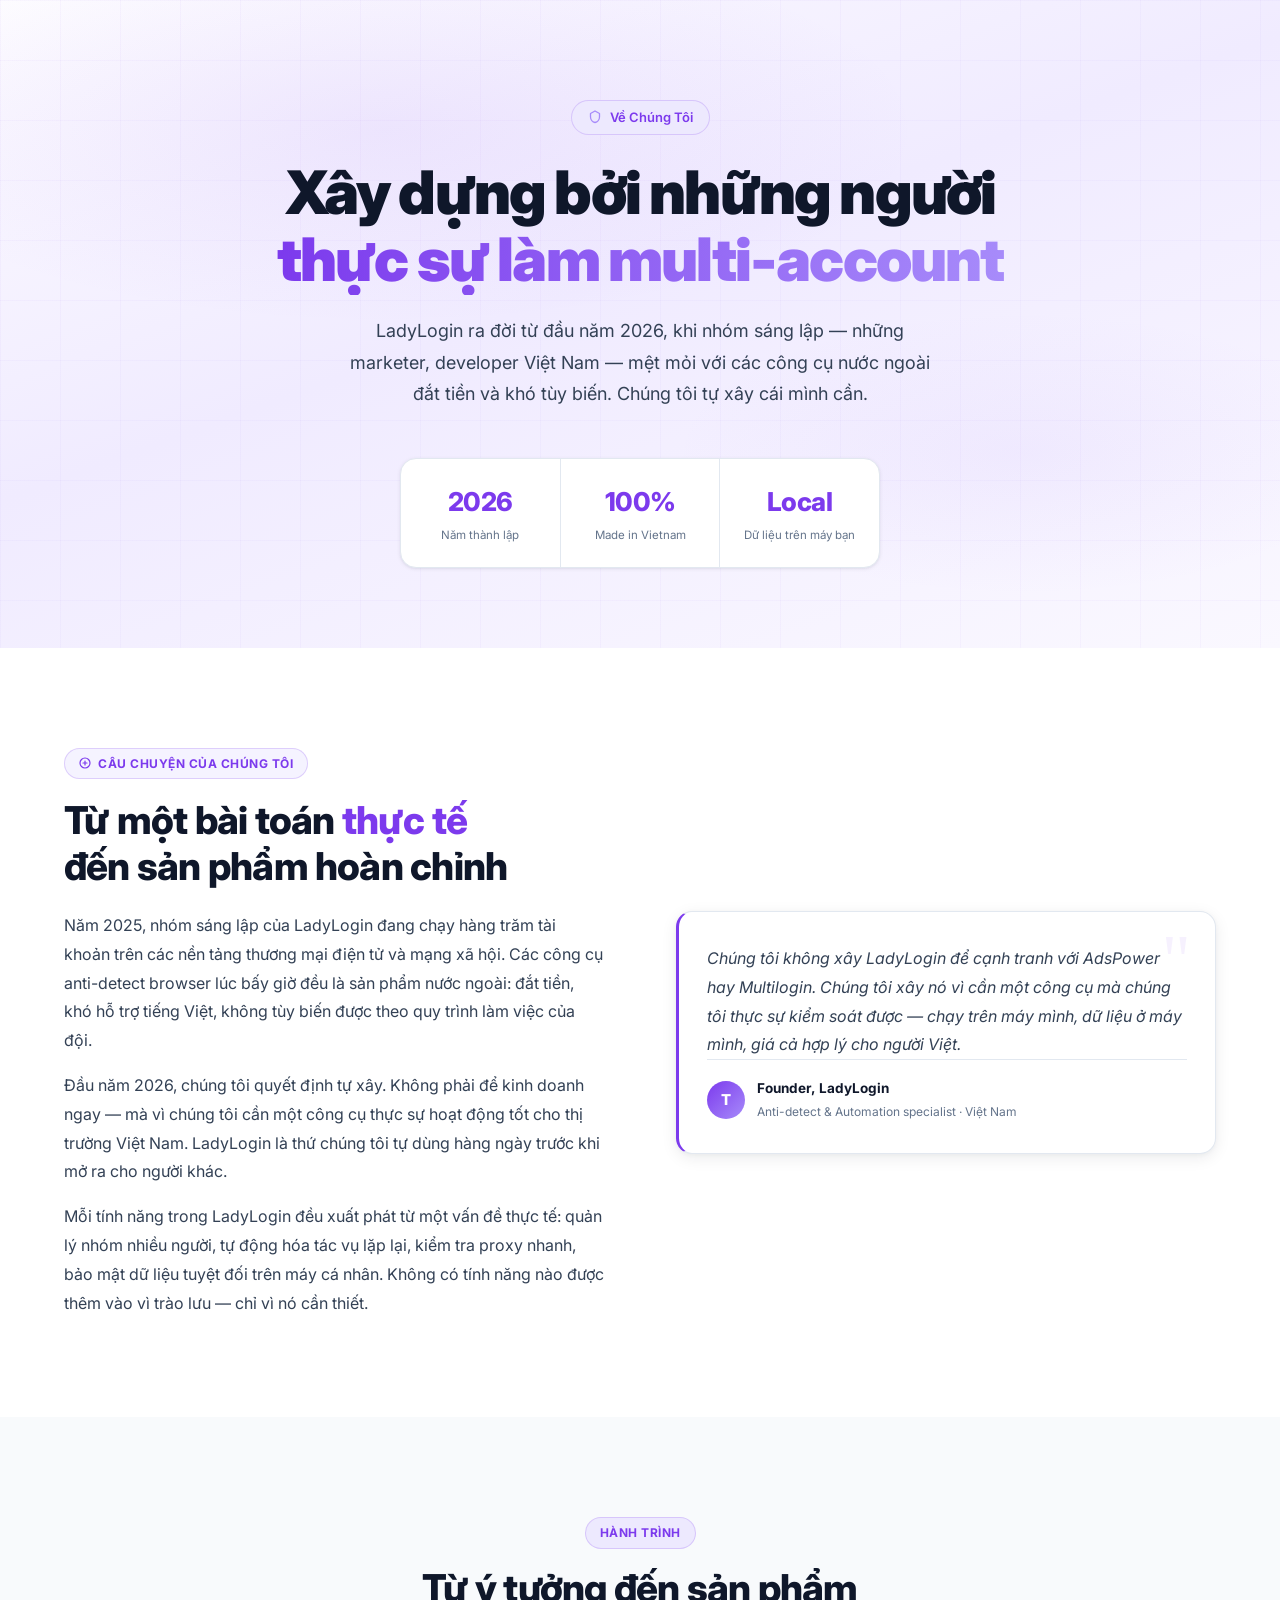
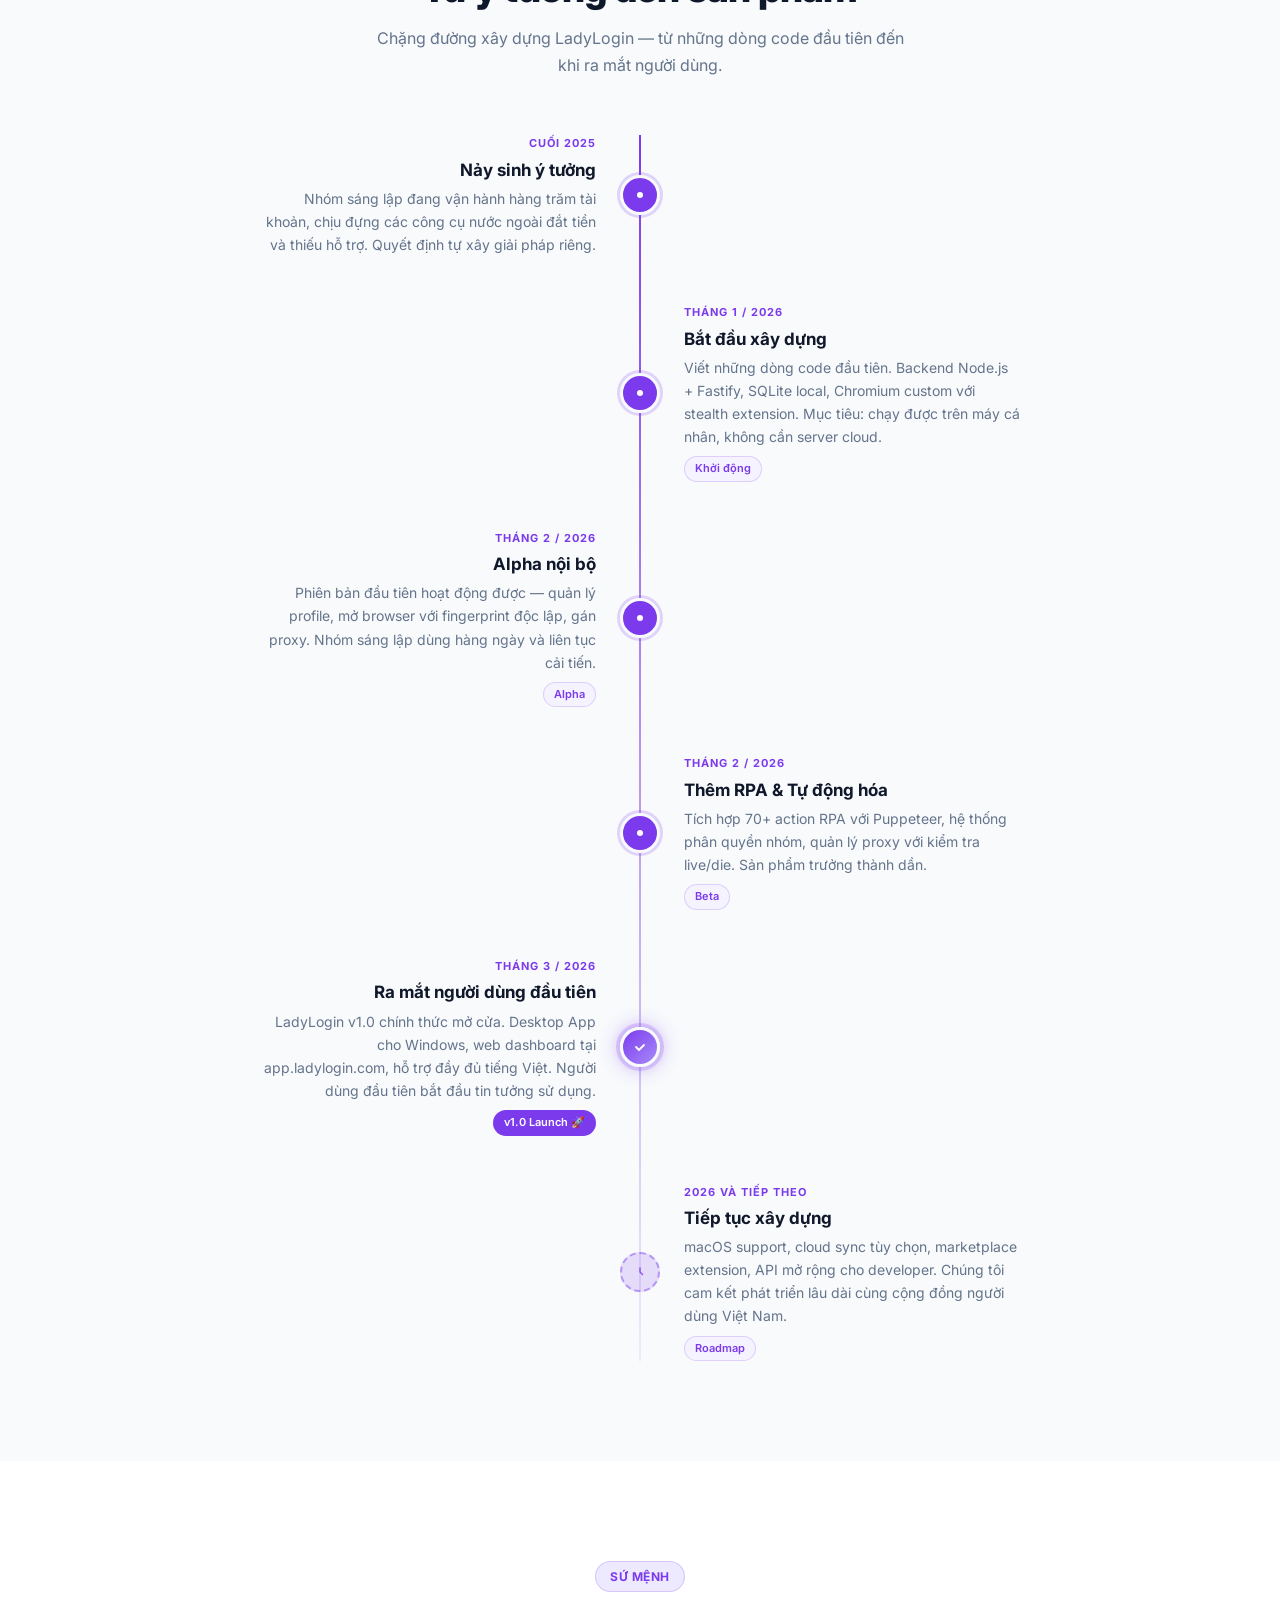
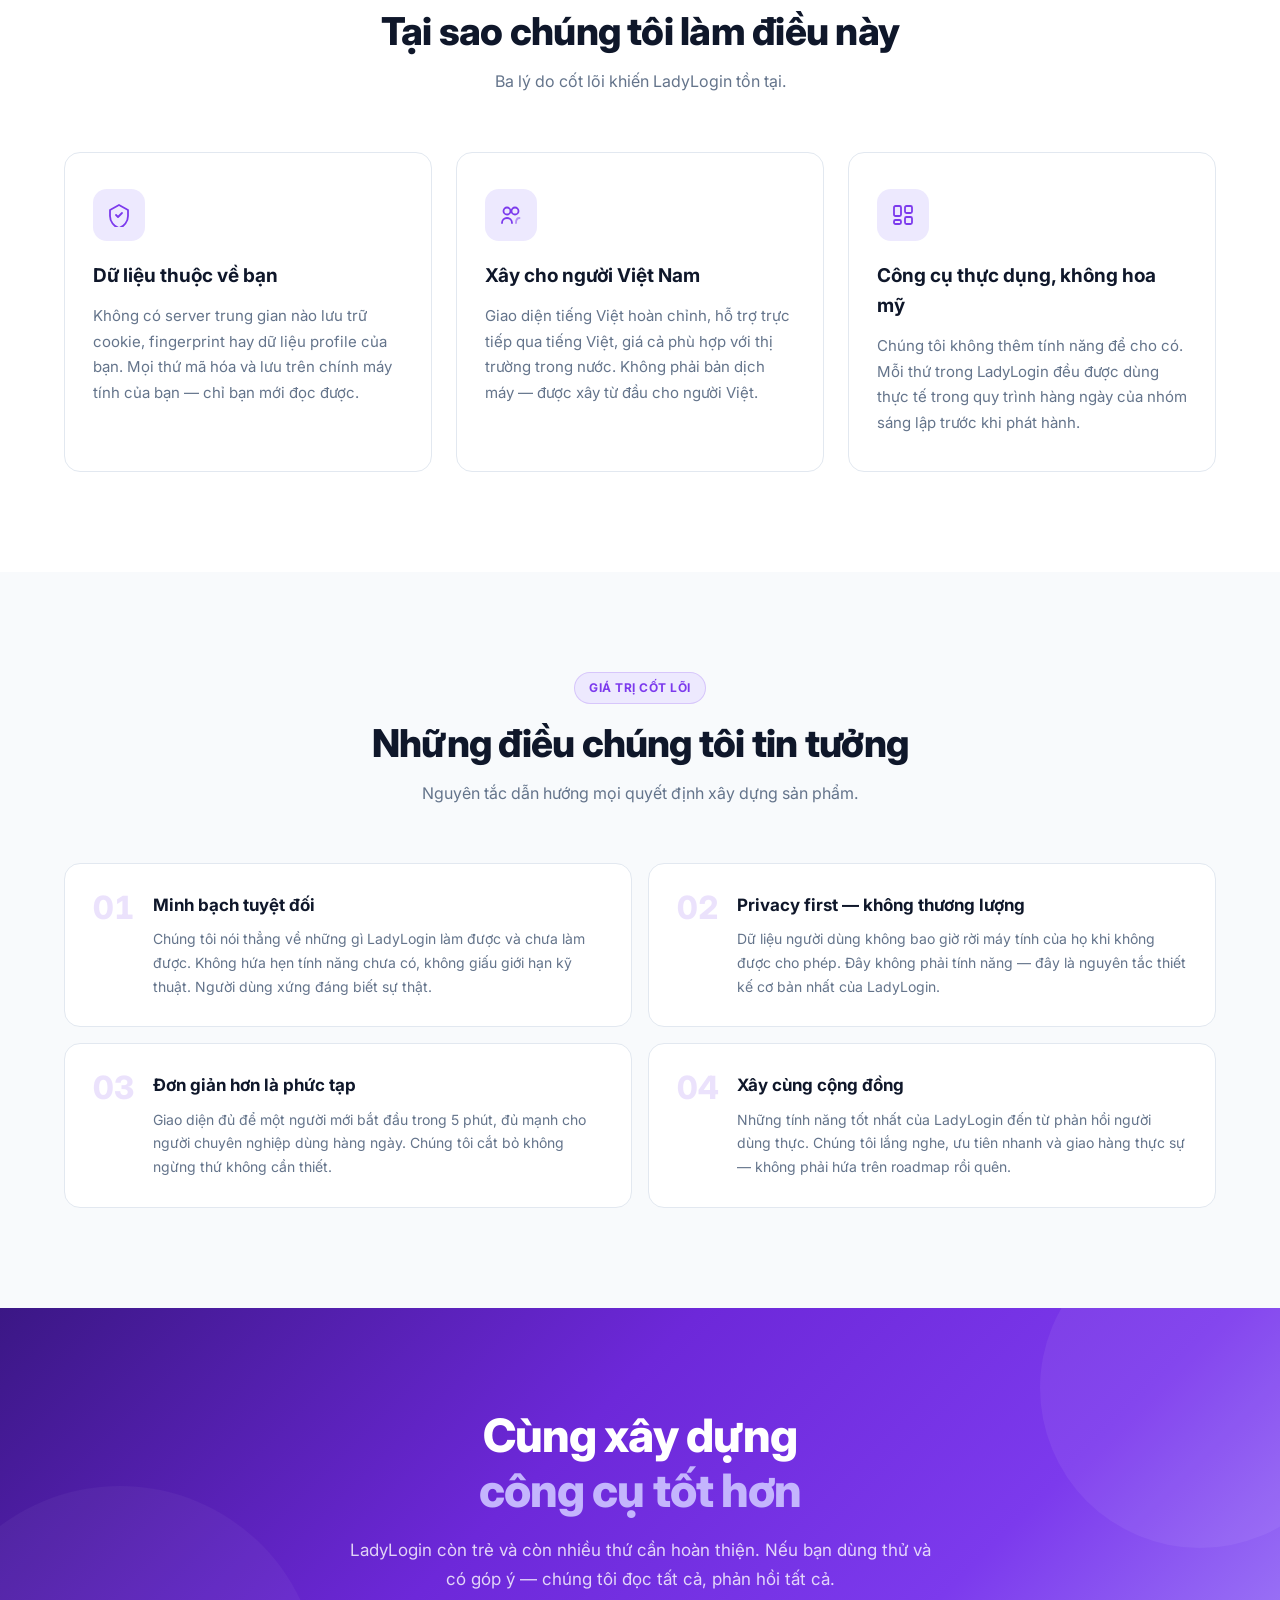
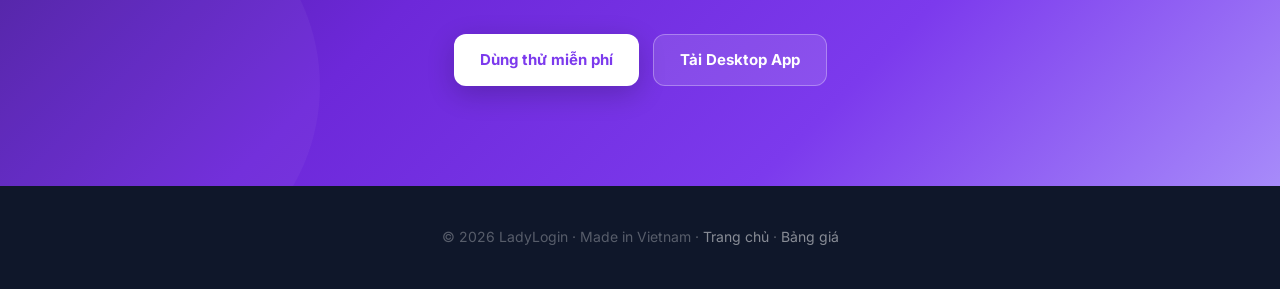
<file: vechungtoi.html>
<!DOCTYPE html>
<html lang="vi">
<head>
<meta charset="UTF-8">
<meta name="viewport" content="width=device-width, initial-scale=1.0">
<title>Về Chúng Tôi — LadyLogin</title>
<meta name="description" content="LadyLogin được xây dựng bởi những người thực sự làm multi-account marketing. Câu chuyện, sứ mệnh và đội ngũ đằng sau phần mềm anti-detect browser hàng đầu Việt Nam.">
<link rel="preconnect" href="https://fonts.googleapis.com">
<link rel="preconnect" href="https://fonts.gstatic.com" crossorigin>
<link rel="stylesheet" href="https://fonts.googleapis.com/css2?family=Inter:wght@400;500;600;700;800;900&display=swap">
<link rel="stylesheet" href="css/vechungtoi.css">
</head>
<body>

<!-- ===== HERO ===== -->
<section class="about-hero">
  <div class="container">
    <div class="about-hero-inner">
      <div class="hero-tag">
        <svg width="14" height="14" viewBox="0 0 14 14" fill="none">
          <path d="M7 1L2.5 3.5V7c0 2.6 2 5 4.5 5.5C9.5 12 11.5 9.6 11.5 7V3.5L7 1z" stroke="#a78bfa" stroke-width="1.3" stroke-linejoin="round"/>
        </svg>
        Về Chúng Tôi
      </div>
      <h1>Xây dựng bởi những người<br><span class="accent">thực sự làm multi-account</span></h1>
      <p class="about-hero-desc">LadyLogin ra đời từ đầu năm 2026, khi nhóm sáng lập — những marketer, developer Việt Nam — mệt mỏi với các công cụ nước ngoài đắt tiền và khó tùy biến. Chúng tôi tự xây cái mình cần.</p>
      <div class="about-hero-stats">
        <div class="about-hero-stat">
          <div class="about-hero-stat-num">2026</div>
          <div class="about-hero-stat-label">Năm thành lập</div>
        </div>
        <div class="about-hero-stat">
          <div class="about-hero-stat-num">100%</div>
          <div class="about-hero-stat-label">Made in Vietnam</div>
        </div>
        <div class="about-hero-stat">
          <div class="about-hero-stat-num">Local</div>
          <div class="about-hero-stat-label">Dữ liệu trên máy bạn</div>
        </div>
      </div>
    </div>
  </div>
</section>

<!-- ===== STORY ===== -->
<section class="story-section">
  <div class="container">
    <div class="story-inner">
      <div class="story-text">
        <div class="story-label">
          <svg width="12" height="12" viewBox="0 0 12 12" fill="none">
            <circle cx="6" cy="6" r="5" stroke="#7c3aed" stroke-width="1.2"/>
            <path d="M4 6h4M6 4v4" stroke="#7c3aed" stroke-width="1.2" stroke-linecap="round"/>
          </svg>
          Câu chuyện của chúng tôi
        </div>
        <h2>Từ một bài toán <em>thực tế</em><br>đến sản phẩm hoàn chỉnh</h2>
        <p>Năm 2025, nhóm sáng lập của LadyLogin đang chạy hàng trăm tài khoản trên các nền tảng thương mại điện tử và mạng xã hội. Các công cụ anti-detect browser lúc bấy giờ đều là sản phẩm nước ngoài: đắt tiền, khó hỗ trợ tiếng Việt, không tùy biến được theo quy trình làm việc của đội.</p>
        <p>Đầu năm 2026, chúng tôi quyết định tự xây. Không phải để kinh doanh ngay — mà vì chúng tôi cần một công cụ thực sự hoạt động tốt cho thị trường Việt Nam. LadyLogin là thứ chúng tôi tự dùng hàng ngày trước khi mở ra cho người khác.</p>
        <p>Mỗi tính năng trong LadyLogin đều xuất phát từ một vấn đề thực tế: quản lý nhóm nhiều người, tự động hóa tác vụ lặp lại, kiểm tra proxy nhanh, bảo mật dữ liệu tuyệt đối trên máy cá nhân. Không có tính năng nào được thêm vào vì trào lưu — chỉ vì nó cần thiết.</p>
      </div>
      <div class="story-visual">
        <div class="story-card">
          <div class="story-card-quote">"</div>
          <p class="story-card-text">Chúng tôi không xây LadyLogin để cạnh tranh với AdsPower hay Multilogin. Chúng tôi xây nó vì cần một công cụ mà chúng tôi thực sự kiểm soát được — chạy trên máy mình, dữ liệu ở máy mình, giá cả hợp lý cho người Việt.</p>
          <div class="story-card-author">
            <div class="story-card-avatar">T</div>
            <div>
              <div class="story-card-name">Founder, LadyLogin</div>
              <div class="story-card-role">Anti-detect & Automation specialist · Việt Nam</div>
            </div>
          </div>
        </div>
      </div>
    </div>
  </div>
</section>

<!-- ===== TIMELINE ===== -->
<section class="timeline-section">
  <div class="container">
    <div class="section-head">
      <div class="section-tag">Hành trình</div>
      <h2>Từ ý tưởng đến sản phẩm</h2>
      <p>Chặng đường xây dựng LadyLogin — từ những dòng code đầu tiên đến khi ra mắt người dùng.</p>
    </div>

    <div class="timeline">
      <div class="timeline-item left">
        <div class="tl-content">
          <div class="tl-date">Cuối 2025</div>
          <div class="tl-title">Nảy sinh ý tưởng</div>
          <div class="tl-desc">Nhóm sáng lập đang vận hành hàng trăm tài khoản, chịu đựng các công cụ nước ngoài đắt tiền và thiếu hỗ trợ. Quyết định tự xây giải pháp riêng.</div>
        </div>
        <div class="tl-dot">
          <svg width="16" height="16" viewBox="0 0 16 16" fill="none"><circle cx="8" cy="8" r="3" fill="#fff"/></svg>
        </div>
        <div class="tl-empty"></div>
      </div>

      <div class="timeline-item right">
        <div class="tl-empty"></div>
        <div class="tl-dot">
          <svg width="16" height="16" viewBox="0 0 16 16" fill="none"><circle cx="8" cy="8" r="3" fill="#fff"/></svg>
        </div>
        <div class="tl-content">
          <div class="tl-date">Tháng 1 / 2026</div>
          <div class="tl-title">Bắt đầu xây dựng</div>
          <div class="tl-desc">Viết những dòng code đầu tiên. Backend Node.js + Fastify, SQLite local, Chromium custom với stealth extension. Mục tiêu: chạy được trên máy cá nhân, không cần server cloud.</div>
          <div class="tl-badge">Khởi động</div>
        </div>
      </div>

      <div class="timeline-item left">
        <div class="tl-content">
          <div class="tl-date">Tháng 2 / 2026</div>
          <div class="tl-title">Alpha nội bộ</div>
          <div class="tl-desc">Phiên bản đầu tiên hoạt động được — quản lý profile, mở browser với fingerprint độc lập, gán proxy. Nhóm sáng lập dùng hàng ngày và liên tục cải tiến.</div>
          <div class="tl-badge">Alpha</div>
        </div>
        <div class="tl-dot">
          <svg width="16" height="16" viewBox="0 0 16 16" fill="none"><circle cx="8" cy="8" r="3" fill="#fff"/></svg>
        </div>
        <div class="tl-empty"></div>
      </div>

      <div class="timeline-item right">
        <div class="tl-empty"></div>
        <div class="tl-dot">
          <svg width="16" height="16" viewBox="0 0 16 16" fill="none"><circle cx="8" cy="8" r="3" fill="#fff"/></svg>
        </div>
        <div class="tl-content">
          <div class="tl-date">Tháng 2 / 2026</div>
          <div class="tl-title">Thêm RPA & Tự động hóa</div>
          <div class="tl-desc">Tích hợp 70+ action RPA với Puppeteer, hệ thống phân quyền nhóm, quản lý proxy với kiểm tra live/die. Sản phẩm trưởng thành dần.</div>
          <div class="tl-badge">Beta</div>
        </div>
      </div>

      <div class="timeline-item left">
        <div class="tl-content">
          <div class="tl-date">Tháng 3 / 2026</div>
          <div class="tl-title">Ra mắt người dùng đầu tiên</div>
          <div class="tl-desc">LadyLogin v1.0 chính thức mở cửa. Desktop App cho Windows, web dashboard tại app.ladylogin.com, hỗ trợ đầy đủ tiếng Việt. Người dùng đầu tiên bắt đầu tin tưởng sử dụng.</div>
          <div class="tl-badge tl-badge-launch">v1.0 Launch 🚀</div>
        </div>
        <div class="tl-dot tl-dot-launch">
          <svg width="16" height="16" viewBox="0 0 16 16" fill="none">
            <path d="M4 8l3 3 5-5" stroke="#fff" stroke-width="1.8" stroke-linecap="round" stroke-linejoin="round"/>
          </svg>
        </div>
        <div class="tl-empty"></div>
      </div>

      <div class="timeline-item right">
        <div class="tl-empty"></div>
        <div class="tl-dot tl-dot-roadmap">
          <svg width="16" height="16" viewBox="0 0 16 16" fill="none">
            <path d="M8 4v4l2.5 2.5" stroke="rgba(124,58,237,.8)" stroke-width="1.5" stroke-linecap="round"/>
          </svg>
        </div>
        <div class="tl-content">
          <div class="tl-date">2026 và tiếp theo</div>
          <div class="tl-title">Tiếp tục xây dựng</div>
          <div class="tl-desc">macOS support, cloud sync tùy chọn, marketplace extension, API mở rộng cho developer. Chúng tôi cam kết phát triển lâu dài cùng cộng đồng người dùng Việt Nam.</div>
          <div class="tl-badge">Roadmap</div>
        </div>
      </div>
    </div>
  </div>
</section>

<!-- ===== MISSION ===== -->
<section class="mission-section">
  <div class="container">
    <div class="section-head">
      <div class="section-tag">Sứ mệnh</div>
      <h2>Tại sao chúng tôi làm điều này</h2>
      <p>Ba lý do cốt lõi khiến LadyLogin tồn tại.</p>
    </div>
    <div class="mission-grid">
      <div class="mission-card">
        <div class="mission-card-icon">
          <svg width="24" height="24" viewBox="0 0 24 24" fill="none">
            <path d="M12 2L3 7v6c0 5.5 3.9 10.7 9 12 5.1-1.3 9-6.5 9-12V7L12 2z" stroke="#7c3aed" stroke-width="1.8" stroke-linejoin="round"/>
            <path d="M9 12l2 2 4-4" stroke="#7c3aed" stroke-width="1.8" stroke-linecap="round" stroke-linejoin="round"/>
          </svg>
        </div>
        <h3>Dữ liệu thuộc về bạn</h3>
        <p>Không có server trung gian nào lưu trữ cookie, fingerprint hay dữ liệu profile của bạn. Mọi thứ mã hóa và lưu trên chính máy tính của bạn — chỉ bạn mới đọc được.</p>
      </div>
      <div class="mission-card">
        <div class="mission-card-icon">
          <svg width="24" height="24" viewBox="0 0 24 24" fill="none">
            <circle cx="8" cy="8" r="3.5" stroke="#7c3aed" stroke-width="1.8"/>
            <circle cx="16" cy="8" r="3.5" stroke="#7c3aed" stroke-width="1.8"/>
            <path d="M3 20c0-3 2.2-5 5-5s5 2 5 5" stroke="#7c3aed" stroke-width="1.8" stroke-linecap="round"/>
            <path d="M17 20c0-3 1.5-5 3.5-5" stroke="#7c3aed" stroke-width="1.8" stroke-linecap="round" opacity="0.5"/>
          </svg>
        </div>
        <h3>Xây cho người Việt Nam</h3>
        <p>Giao diện tiếng Việt hoàn chỉnh, hỗ trợ trực tiếp qua tiếng Việt, giá cả phù hợp với thị trường trong nước. Không phải bản dịch máy — được xây từ đầu cho người Việt.</p>
      </div>
      <div class="mission-card">
        <div class="mission-card-icon">
          <svg width="24" height="24" viewBox="0 0 24 24" fill="none">
            <rect x="3" y="3" width="7" height="10" rx="1.5" stroke="#7c3aed" stroke-width="1.8"/>
            <rect x="14" y="3" width="7" height="7" rx="1.5" stroke="#7c3aed" stroke-width="1.8"/>
            <rect x="14" y="14" width="7" height="7" rx="1.5" stroke="#7c3aed" stroke-width="1.8"/>
            <rect x="3" y="17" width="7" height="4" rx="1.5" stroke="#7c3aed" stroke-width="1.8"/>
          </svg>
        </div>
        <h3>Công cụ thực dụng, không hoa mỹ</h3>
        <p>Chúng tôi không thêm tính năng để cho có. Mỗi thứ trong LadyLogin đều được dùng thực tế trong quy trình hàng ngày của nhóm sáng lập trước khi phát hành.</p>
      </div>
    </div>
  </div>
</section>

<!-- ===== VALUES ===== -->
<section class="values-section">
  <div class="container">
    <div class="section-head">
      <div class="section-tag">Giá trị cốt lõi</div>
      <h2>Những điều chúng tôi tin tưởng</h2>
      <p>Nguyên tắc dẫn hướng mọi quyết định xây dựng sản phẩm.</p>
    </div>
    <div class="values-grid">
      <div class="value-item">
        <div class="value-num">01</div>
        <div class="value-text">
          <h4>Minh bạch tuyệt đối</h4>
          <p>Chúng tôi nói thẳng về những gì LadyLogin làm được và chưa làm được. Không hứa hẹn tính năng chưa có, không giấu giới hạn kỹ thuật. Người dùng xứng đáng biết sự thật.</p>
        </div>
      </div>
      <div class="value-item">
        <div class="value-num">02</div>
        <div class="value-text">
          <h4>Privacy first — không thương lượng</h4>
          <p>Dữ liệu người dùng không bao giờ rời máy tính của họ khi không được cho phép. Đây không phải tính năng — đây là nguyên tắc thiết kế cơ bản nhất của LadyLogin.</p>
        </div>
      </div>
      <div class="value-item">
        <div class="value-num">03</div>
        <div class="value-text">
          <h4>Đơn giản hơn là phức tạp</h4>
          <p>Giao diện đủ để một người mới bắt đầu trong 5 phút, đủ mạnh cho người chuyên nghiệp dùng hàng ngày. Chúng tôi cắt bỏ không ngừng thứ không cần thiết.</p>
        </div>
      </div>
      <div class="value-item">
        <div class="value-num">04</div>
        <div class="value-text">
          <h4>Xây cùng cộng đồng</h4>
          <p>Những tính năng tốt nhất của LadyLogin đến từ phản hồi người dùng thực. Chúng tôi lắng nghe, ưu tiên nhanh và giao hàng thực sự — không phải hứa trên roadmap rồi quên.</p>
        </div>
      </div>
    </div>
  </div>
</section>

<!-- ===== CTA ===== -->
<section class="about-cta">
  <div class="container">
    <div class="about-cta-inner">
      <h2>Cùng xây dựng<br><em>công cụ tốt hơn</em></h2>
      <p>LadyLogin còn trẻ và còn nhiều thứ cần hoàn thiện. Nếu bạn dùng thử và có góp ý — chúng tôi đọc tất cả, phản hồi tất cả.</p>
      <div class="about-cta-btns">
        <a href="https://app.ladylogin.com" class="btn btn-primary">Dùng thử miễn phí</a>
        <a href="/#download" class="btn btn-outline">Tải Desktop App</a>
      </div>
    </div>
  </div>
</section>

<!-- ===== FOOTER ===== -->
<footer class="page-footer">
  <div class="container">
    <p>© 2026 LadyLogin · Made in Vietnam · <a href="/">Trang chủ</a> · <a href="/#pricing">Bảng giá</a></p>
  </div>
</footer>

<script>
// Scroll progress bar
const progressBar = document.createElement('div');
progressBar.className = 'scroll-progress';
document.body.prepend(progressBar);
window.addEventListener('scroll', () => {
  const total = document.documentElement.scrollHeight - window.innerHeight;
  progressBar.style.setProperty('--pct', (total > 0 ? window.scrollY / total * 100 : 0).toFixed(2) + '%');
}, { passive: true });

// Scroll reveal
const revealIO = new IntersectionObserver((entries) => {
  entries.forEach(e => { if (e.isIntersecting) { e.target.classList.add('in-view'); revealIO.unobserve(e.target); } });
}, { threshold: 0.08 });

document.querySelectorAll('.about-hero-inner, .story-inner, .section-head, .about-cta-inner').forEach(el => revealIO.observe(el));

document.querySelectorAll('.mission-card').forEach((el, i) => {
  el.style.transitionDelay = (i * 0.1).toFixed(2) + 's';
  revealIO.observe(el);
});
document.querySelectorAll('.value-item').forEach((el, i) => {
  el.style.transitionDelay = (i % 2 * 0.08).toFixed(2) + 's';
  revealIO.observe(el);
});
document.querySelectorAll('.timeline-item').forEach((el, i) => {
  el.style.transitionDelay = (i * 0.06).toFixed(2) + 's';
  revealIO.observe(el);
});
</script>
</body>
</html>
</file>
<file: css/style.css>
:root {
  --bg: #ffffff;
  --bg-soft: #f8fafc;
  --bg-muted: #f1f5f9;
  --text: #0f172a;
  --text-2: #334155;
  --muted: #64748b;
  --line: #e2e8f0;
  --brand: #7c3aed;
  --brand-soft: #f5f3ff;
  --brand-muted: #ede9fe;
  --brand-dark: #6d28d9;
  --success: #10b981;
  --shadow-sm: 0 1px 4px rgba(15, 23, 42, .07), 0 1px 2px rgba(15, 23, 42, .04);
  --shadow: 0 4px 16px rgba(15, 23, 42, .08), 0 1px 4px rgba(15, 23, 42, .04);
  --shadow-lg: 0 16px 48px rgba(15, 23, 42, .10), 0 4px 12px rgba(15, 23, 42, .06);
  --radius-sm: 8px;
  --radius: 12px;
  --radius-lg: 16px;
  --radius-xl: 24px;
  --section-pad: 100px 0;
}

*,
*::before,
*::after {
  box-sizing: border-box;
  margin: 0;
  padding: 0;
}

html {
  scroll-behavior: smooth;
}

body {
  font-family: "Inter", -apple-system, BlinkMacSystemFont, "Segoe UI", sans-serif;
  color: var(--text);
  background: #fff;
  line-height: 1.65;
  -webkit-font-smoothing: antialiased;
}

/* Subtle ambient background orbs */
body::before,
body::after {
  content: "";
  position: fixed;
  border-radius: 50%;
  filter: blur(80px);
  pointer-events: none;
  z-index: -1;
  animation: orbDrift 18s ease-in-out infinite;
}

body::before {
  width: 600px;
  height: 600px;
  background: radial-gradient(circle, rgba(124, 58, 237, .07) 0%, transparent 70%);
  top: -100px;
  right: -100px;
}

body::after {
  width: 500px;
  height: 500px;
  background: radial-gradient(circle, rgba(59, 130, 246, .06) 0%, transparent 70%);
  bottom: 10%;
  left: -120px;
  animation-delay: -9s;
}

@keyframes orbDrift {

  0%,
  100% {
    transform: translate(0, 0) scale(1);
  }

  33% {
    transform: translate(30px, 40px) scale(1.08);
  }

  66% {
    transform: translate(-20px, 20px) scale(.95);
  }
}

a {
  color: inherit;
  text-decoration: none;
}

img,
svg {
  display: block;
}

.container {
  width: min(1160px, calc(100% - 48px));
  margin: 0 auto;
}

.skip-link {
  position: absolute;
  left: -9999px;
  top: 8px;
  z-index: 9999;
  background: var(--brand);
  color: #fff;
  padding: 8px 14px;
  border-radius: var(--radius-sm);
  font-size: 14px;
  font-weight: 600;
}

.skip-link:focus {
  left: 12px;
}

/* LANGUAGE TOGGLE BUTTON */
.lang-btn {
  display: inline-flex;
  align-items: center;
  gap: 5px;
  background: transparent;
  border: 1.5px solid var(--line);
  border-radius: var(--radius-sm);
  padding: 6px 10px;
  font-family: inherit;
  font-size: 13px;
  font-weight: 600;
  color: var(--text-2);
  cursor: pointer;
  transition: border-color .2s, color .2s, background .2s;
  white-space: nowrap;
  line-height: 1;
}
.lang-btn:hover {
  border-color: var(--brand);
  color: var(--brand);
  background: var(--brand-soft);
}
.lang-icon { font-size: 13px; }

/* ANNOUNCEMENT BAR */
.announcement-bar {
  background: linear-gradient(90deg, #1e1b4b, #312e81);
  color: #c7d2fe;
  text-align: center;
  font-size: 13px;
  padding: 10px 16px;
  display: flex;
  align-items: center;
  justify-content: center;
  gap: 10px;
  flex-wrap: wrap;
}

.announcement-bar a {
  color: #a5b4fc;
  font-weight: 600;
  text-decoration: underline;
  text-underline-offset: 2px;
}

.announcement-bar a:hover {
  color: #fff;
}

.announcement-badge {
  background: #4f46e5;
  color: #e0e7ff;
  font-size: 11px;
  font-weight: 700;
  padding: 2px 8px;
  border-radius: 999px;
  text-transform: uppercase;
  letter-spacing: .05em;
}

/* HEADER */
.header {
  position: sticky;
  top: 0;
  z-index: 100;
  background: rgba(255, 255, 255, .92);
  backdrop-filter: blur(12px);
  -webkit-backdrop-filter: blur(12px);
  border-bottom: 1px solid var(--line);
}

.nav-wrap {
  height: 68px;
  display: flex;
  align-items: center;
  justify-content: space-between;
  gap: 8px;
  flex-wrap: nowrap;
  white-space: nowrap;
}

.brand {
  display: inline-flex;
  align-items: center;
  gap: 9px;
  font-weight: 800;
  font-size: 18px;
  letter-spacing: -.02em;
  color: var(--text);
}

.brand-mark {
  width: 36px;
  height: 36px;
  display: grid;
  place-items: center;
  flex-shrink: 0;
}

.nav {
  display: flex;
  align-items: center;
  gap: 0;
  flex-shrink: 1;
}

.nav a {
  position: relative;
  color: var(--text-2);
  font-weight: 500;
  font-size: 13.5px;
  padding: 7px 9px;
  border-radius: var(--radius-sm);
  transition: color .2s, transform .2s;
  overflow: hidden;
  isolation: isolate;
  white-space: nowrap;
}

.nav a::before {
  content: "";
  position: absolute;
  inset: 0;
  background: linear-gradient(135deg, var(--brand-muted), #dbeafe);
  border-radius: var(--radius-sm);
  opacity: 0;
  transform: scale(.7);
  transition: opacity .22s ease, transform .22s cubic-bezier(.34, 1.56, .64, 1);
  z-index: -1;
}

.nav a::after {
  content: "";
  position: absolute;
  bottom: 5px;
  left: 13px;
  right: 13px;
  height: 2px;
  border-radius: 99px;
  background: linear-gradient(90deg, var(--brand), #3b82f6);
  transform: scaleX(0);
  transform-origin: left;
  transition: transform .24s cubic-bezier(.34, 1.56, .64, 1);
}

.nav a:hover {
  color: var(--brand-dark);
  transform: translateY(-1px);
}

.nav a:hover::before {
  opacity: 1;
  transform: scale(1);
}

.nav a:hover::after {
  transform: scaleX(1);
}

.nav a span {
  position: relative;
  z-index: 1;
}

/* ── Nav Dropdown ── */
.nav-dropdown {
  position: relative;
}

.nav-dropdown-btn {
  display: flex;
  align-items: center;
  gap: 4px;
  background: none;
  border: none;
  cursor: pointer;
  color: var(--text-2);
  font-weight: 500;
  font-size: 13.5px;
  font-family: inherit;
  padding: 7px 9px;
  border-radius: var(--radius-sm);
  white-space: nowrap;
  transition: color .2s, transform .2s, background .2s;
  position: relative;
  overflow: hidden;
  isolation: isolate;
}

.nav-dropdown-btn::before {
  content: "";
  position: absolute;
  inset: 0;
  background: linear-gradient(135deg, var(--brand-muted), #dbeafe);
  border-radius: var(--radius-sm);
  opacity: 0;
  transform: scale(.7);
  transition: opacity .22s ease, transform .22s cubic-bezier(.34, 1.56, .64, 1);
  z-index: -1;
}

.nav-dropdown-btn:hover,
.nav-dropdown:hover .nav-dropdown-btn,
.nav-dropdown.open .nav-dropdown-btn {
  color: var(--brand-dark);
  transform: translateY(-1px);
}

.nav-dropdown-btn:hover::before,
.nav-dropdown:hover .nav-dropdown-btn::before,
.nav-dropdown.open .nav-dropdown-btn::before {
  opacity: 1;
  transform: scale(1);
}

.nav-dropdown-chevron {
  transition: transform .22s cubic-bezier(.34, 1.56, .64, 1);
  flex-shrink: 0;
}

.nav-dropdown:hover .nav-dropdown-chevron,
.nav-dropdown.open .nav-dropdown-chevron {
  transform: rotate(180deg);
}

.nav-dropdown-menu {
  position: absolute;
  top: 100%;
  left: 50%;
  transform: translateX(-50%) translateY(-6px);
  min-width: 240px;
  background: #fff;
  border: 1px solid var(--line);
  border-radius: var(--radius);
  box-shadow: var(--shadow-lg);
  padding: 6px;
  padding-top: 16px;
  opacity: 0;
  pointer-events: none;
  visibility: hidden;
  transition: opacity .2s ease, transform .2s cubic-bezier(.34, 1.56, .64, 1), visibility .2s;
  z-index: 200;
}

.nav-dropdown.open .nav-dropdown-menu,
.nav-dropdown:hover .nav-dropdown-menu {
  opacity: 1;
  pointer-events: auto;
  visibility: visible;
  transform: translateX(-50%) translateY(0);
}

.nav-dropdown-item {
  display: flex;
  align-items: center;
  gap: 10px;
  padding: 9px 12px;
  border-radius: var(--radius-sm);
  color: var(--text-2);
  font-size: 14px;
  font-weight: 500;
  text-decoration: none;
  transition: background .15s, color .15s;
  white-space: nowrap;
}

.nav-dropdown-item:hover {
  background: var(--brand-soft);
  color: var(--brand-dark);
  transform: none;
}

.nav-dropdown-item::before,
.nav-dropdown-item::after {
  display: none;
}

.nav-di-icon {
  font-size: 16px;
  line-height: 1;
  flex-shrink: 0;
}

.nav-di-text {
  position: static;
}

/* ── Mega Menu (Giải Pháp) ── */
.nav-mega-menu {
  min-width: 560px;
  left: 0;
  transform: translateX(-20%) translateY(-6px);
  padding: 0;
  overflow: hidden;
}

.nav-dropdown:hover .nav-mega-menu,
.nav-dropdown.open .nav-mega-menu {
  transform: translateX(-20%) translateY(0);
}

.nav-mega-header {
  display: flex;
  align-items: center;
  gap: 10px;
  padding: 14px 16px 10px;
  border-bottom: 1px solid var(--line);
}

.nav-mega-tag {
  font-size: 11px;
  font-weight: 700;
  letter-spacing: .06em;
  text-transform: uppercase;
  color: var(--brand);
  background: var(--brand-soft);
  padding: 3px 8px;
  border-radius: 99px;
}

.nav-mega-sub {
  font-size: 12px;
  color: var(--muted);
}

.nav-mega-grid {
  display: grid;
  grid-template-columns: 1fr 1fr 1fr;
  gap: 2px;
  padding: 10px;
}

.nav-mega-item {
  display: flex;
  align-items: flex-start;
  gap: 10px;
  padding: 10px 12px;
  border-radius: var(--radius-sm);
  text-decoration: none;
  color: var(--text-2);
  transition: background .15s, color .15s;
}

.nav-mega-item:hover {
  background: var(--brand-soft);
  color: var(--brand-dark);
  transform: none;
}

.nav-mega-item::before,
.nav-mega-item::after {
  display: none;
}

.nav-mega-icon {
  font-size: 20px;
  line-height: 1;
  flex-shrink: 0;
  margin-top: 1px;
}

.nav-mega-title {
  font-size: 13px;
  font-weight: 600;
  color: var(--text);
  white-space: nowrap;
  line-height: 1.3;
}

.nav-mega-item:hover .nav-mega-title {
  color: var(--brand-dark);
}

.nav-mega-desc {
  display: none;
}

.actions {
  display: flex;
  align-items: center;
  gap: 8px;
}

.menu-btn {
  display: none;
  border: none;
  background: transparent;
  cursor: pointer;
  color: var(--text-2);
  padding: 6px;
  border-radius: var(--radius-sm);
  transition: background .15s;
}

.menu-btn:hover {
  background: var(--bg-muted);
}

/* BUTTONS */
.btn {
  display: inline-flex;
  align-items: center;
  justify-content: center;
  gap: 7px;
  border-radius: var(--radius-sm);
  border: 1.5px solid transparent;
  padding: 9px 16px;
  font-size: 14px;
  font-weight: 600;
  line-height: 1;
  cursor: pointer;
  white-space: nowrap;
  transition: transform .15s ease, box-shadow .15s ease, background .15s ease, border-color .15s ease;
}

.btn:hover {
  transform: translateY(-1px);
}

.btn:active {
  transform: translateY(0);
}

.btn-primary {
  background: var(--brand);
  color: #fff;
  border-color: var(--brand);
  box-shadow: 0 2px 8px rgba(124, 58, 237, .25);
}

.btn-primary:hover {
  background: var(--brand-dark);
  border-color: var(--brand-dark);
  box-shadow: 0 4px 16px rgba(124, 58, 237, .35);
}

.btn-outline {
  background: var(--bg);
  color: var(--text-2);
  border-color: var(--line);
}

.btn-outline:hover {
  border-color: var(--brand);
  color: var(--brand-dark);
  background: var(--brand-soft);
}

.btn-ghost {
  background: transparent;
  color: var(--text-2);
  border-color: transparent;
}

.btn-ghost:hover {
  background: var(--bg-muted);
  color: var(--text);
}

.btn-white {
  background: #fff;
  color: var(--brand-dark);
  border-color: #fff;
  font-weight: 700;
}

.btn-white:hover {
  background: #f3e8ff;
  box-shadow: 0 4px 16px rgba(0, 0, 0, .15);
}

.btn-ghost-white {
  background: transparent;
  color: rgba(255, 255, 255, .85);
  border-color: rgba(255, 255, 255, .3);
}

.btn-ghost-white:hover {
  background: rgba(255, 255, 255, .12);
  color: #fff;
  border-color: rgba(255, 255, 255, .5);
}

.btn-lg {
  padding: 14px 28px;
  font-size: 16px;
  border-radius: 11px;
}

.btn-block {
  width: 100%;
  justify-content: center;
  padding-top: 11px;
  padding-bottom: 11px;
}

/* HERO */
.hero {
  padding: 80px 0 72px;
  position: relative;
  background:
    /* Purple bloom — top right */
    radial-gradient(ellipse 80% 70% at 100% -5%,  rgba(196, 181, 253, .60) 0%, rgba(167, 139, 250, .18) 40%, transparent 65%),
    /* Blue mist — bottom left */
    radial-gradient(ellipse 65% 55% at -5%  105%, rgba(147, 197, 253, .55) 0%, rgba(96,  165, 250, .14) 40%, transparent 65%),
    /* Soft indigo center glow */
    radial-gradient(ellipse 45% 35% at 55%   8%,  rgba(124,  58, 237, .07) 0%, transparent 55%),
    var(--bg);
  overflow: hidden;
  isolation: isolate;
}

/* Diagonal aurora strip */
.hero::before {
  content: '';
  position: absolute;
  inset: -60% -30%;
  background: linear-gradient(
    108deg,
    transparent          32%,
    rgba(124, 58, 237, .07) 40%,
    rgba(99, 102, 241, .11) 50%,
    rgba(59, 130, 246, .07) 60%,
    transparent          68%
  );
  pointer-events: none;
  z-index: -1;
}

/* Subtle noise/grain texture */
.hero::after {
  content: '';
  position: absolute;
  inset: 0;
  background-image: url("data:image/svg+xml,%3Csvg viewBox='0 0 200 200' xmlns='http://www.w3.org/2000/svg'%3E%3Cfilter id='n'%3E%3CfeTurbulence type='fractalNoise' baseFrequency='0.75' numOctaves='4' stitchTiles='stitch'/%3E%3C/filter%3E%3Crect width='100%25' height='100%25' filter='url(%23n)' opacity='1'/%3E%3C/svg%3E");
  opacity: .018;
  pointer-events: none;
  z-index: -1;
}

.hero-inner {
  display: grid;
  grid-template-columns: 1fr 1fr;
  gap: 56px;
  align-items: center;
}

.hero-content {
  text-align: center;
}

.hero-badge {
  display: inline-flex;
  align-items: center;
  gap: 8px;
  background: var(--brand-muted);
  color: var(--brand-dark);
  font-size: 12.5px;
  font-weight: 700;
  padding: 5px 12px;
  border-radius: 999px;
  margin-bottom: 20px;
  border: 1px solid #c4b5fd;
  letter-spacing: .02em;
}

.badge-dot {
  width: 7px;
  height: 7px;
  border-radius: 50%;
  background: var(--brand);
  animation: badgePulse 1.8s ease infinite;
}

@keyframes badgePulse {

  0%,
  100% {
    opacity: 1;
    transform: scale(1);
  }

  50% {
    opacity: .6;
    transform: scale(.85);
  }
}

h1 {
  font-size: clamp(40px, 5.5vw, 66px);
  line-height: 1.06;
  letter-spacing: -.03em;
  font-weight: 800;
  margin-bottom: 20px;
}

.gradient-text {
  background: linear-gradient(135deg, var(--brand), #3b82f6);
  -webkit-background-clip: text;
  -webkit-text-fill-color: transparent;
  background-clip: text;
}

.hero-desc {
  font-size: 19px;
  color: var(--text-2);
  max-width: 52ch;
  line-height: 1.7;
  margin-left: auto;
  margin-right: auto;
}

.hero-cta {
  margin-top: 28px;
  display: flex;
  gap: 12px;
  flex-wrap: wrap;
  justify-content: center;
}

.hero-trust {
  margin-top: 20px;
  display: flex;
  align-items: center;
  justify-content: center;
  gap: 10px;
  font-size: 13.5px;
  color: var(--muted);
  flex-wrap: wrap;
}

.trust-item {
  display: flex;
  align-items: center;
  gap: 5px;
}

.trust-sep {
  width: 3px;
  height: 3px;
  border-radius: 50%;
  background: var(--line);
}

/* Hero panel */
.hero-visual {
  position: relative;
  isolation: isolate;
}

.hero-panel {
  background: #0d1526;
  border-radius: var(--radius-xl);
  overflow: hidden;
  box-shadow: var(--shadow-lg), 0 0 0 1px rgba(255, 255, 255, .05);
}

.panel-titlebar {
  display: flex;
  align-items: center;
  gap: 10px;
  background: #111d30;
  padding: 12px 16px;
  border-bottom: 1px solid rgba(255, 255, 255, .05);
}

.panel-dots {
  display: flex;
  gap: 6px;
}

.dot {
  width: 10px;
  height: 10px;
  border-radius: 50%;
}

.dot-red {
  background: #ff5f57;
}

.dot-yellow {
  background: #febc2e;
}

.dot-green {
  background: #28c840;
}

.panel-title {
  color: #8892a4;
  font-size: 12px;
  font-weight: 600;
  margin: 0 auto;
}

.panel-status {
  display: flex;
  align-items: center;
  gap: 5px;
  font-size: 11.5px;
  color: #4ade80;
  font-weight: 600;
}

.status-dot {
  width: 6px;
  height: 6px;
  border-radius: 50%;
  background: #4ade80;
  animation: badgePulse 2s ease infinite;
}

.panel-body {
  padding: 16px;
}

.kpi-row {
  display: grid;
  grid-template-columns: repeat(3, 1fr);
  gap: 10px;
  margin-bottom: 14px;
}

.kpi-card {
  background: #162035;
  border: 1px solid #1e2e4a;
  border-radius: 10px;
  padding: 11px 12px;
}

.kpi-label {
  font-size: 11px;
  color: #617a99;
  font-weight: 500;
  margin-bottom: 3px;
}

.kpi-value {
  font-size: 22px;
  font-weight: 800;
  color: #e8edf5;
  line-height: 1.1;
  letter-spacing: -.02em;
}

.kpi-trend {
  font-size: 11px;
  margin-top: 3px;
  font-weight: 500;
}

.trend-up {
  color: #4ade80;
}

.panel-table {
  border: 1px solid #1e2e4a;
  border-radius: 10px;
  overflow: hidden;
}

.ptrow {
  display: grid;
  grid-template-columns: 1.3fr 1.2fr 1.1fr .7fr;
  gap: 8px;
  padding: 9px 12px;
  font-size: 12.5px;
  color: #c5d0df;
  border-bottom: 1px solid #1a2840;
  align-items: center;
}

.ptrow:last-child {
  border-bottom: 0;
}

.ptrow-head {
  background: #182033;
  color: #5d7498;
  font-weight: 600;
  font-size: 11px;
  text-transform: uppercase;
  letter-spacing: .04em;
}

.proxy-tag {
  font-size: 11.5px;
  color: #7a90ab;
}

.status-badge {
  display: inline-flex;
  align-items: center;
  gap: 4px;
  font-size: 11px;
  font-weight: 600;
  padding: 3px 8px;
  border-radius: 999px;
}

.status-badge::before {
  content: "";
  width: 5px;
  height: 5px;
  border-radius: 50%;
  background: currentColor;
}

.status-ok {
  color: #4ade80;
  background: rgba(74, 222, 128, .12);
}

.status-warn {
  color: #fbbf24;
  background: rgba(251, 191, 36, .12);
}

.status-idle {
  color: #60a5fa;
  background: rgba(96, 165, 250, .12);
}

/* Floating cards */
.float-card {
  position: absolute;
  z-index: 2;
  display: flex;
  align-items: center;
  gap: 10px;
  background: #fff;
  border: 1px solid var(--line);
  border-radius: var(--radius);
  padding: 12px 16px;
  box-shadow: var(--shadow);
}

.float-card-1 {
  bottom: -16px;
  left: -90px;
  animation: floatY 3s ease-in-out infinite;
}

.float-card-2 {
  top: -16px;
  right: -20px;
  animation: floatY 3s ease-in-out infinite 1.2s;
}

@keyframes floatY {

  0%,
  100% {
    transform: translateY(0);
  }

  50% {
    transform: translateY(-6px);
  }
}

.fc-icon {
  font-size: 22px;
}

.fc-title {
  font-size: 13px;
  font-weight: 700;
  color: var(--text);
}

.fc-sub {
  font-size: 11.5px;
  color: var(--muted);
  margin-top: 1px;
}

/* BRANDS */
.brands-section {
  border-top: 1px solid var(--line);
  border-bottom: 1px solid var(--line);
  padding: 28px 0;
  background: var(--bg-soft);
}

.brands-label {
  font-size: 12px;
  font-weight: 700;
  color: var(--muted);
  text-align: center;
  text-transform: uppercase;
  letter-spacing: .08em;
  margin-bottom: 16px;
}

.brands-list {
  display: flex;
  justify-content: center;
  gap: 8px;
  flex-wrap: wrap;
}

.brand-item {
  background: var(--bg);
  border: 1px solid var(--line);
  border-radius: 999px;
  padding: 7px 18px;
  font-size: 13px;
  font-weight: 600;
  color: var(--text-2);
  transition: border-color .2s, color .2s, transform .2s;
}

.brand-item:hover {
  border-color: #c4b5fd;
  color: var(--brand-dark);
  transform: translateY(-2px);
}

/* STATS */
.stats-section {
  padding: 56px 0;
  background: var(--bg-soft);
}

.stats-grid {
  display: grid;
  grid-template-columns: repeat(4, 1fr);
  border: 1px solid var(--line);
  border-radius: var(--radius-lg);
  overflow: hidden;
  background: var(--bg);
}

.stat-card {
  padding: 32px 24px;
  text-align: center;
  border-right: 1px solid var(--line);
  transition: background .2s;
}

.stat-card:last-child {
  border-right: 0;
}

.stat-card:hover {
  background: var(--brand-soft);
}

.stat-number {
  font-size: clamp(30px, 4vw, 44px);
  font-weight: 800;
  letter-spacing: -.025em;
  line-height: 1;
}

.stat-number span {
  color: var(--brand);
}

.stat-label {
  margin-top: 8px;
  font-size: 15px;
  color: var(--text-2);
  line-height: 1.4;
}

/* SECTIONS */
.section {
  padding: var(--section-pad);
}

.section-alt {
  background: var(--bg-soft);
}

.section-head {
  text-align: center;
  max-width: 720px;
  margin: 0 auto 56px;
}

.section-eyebrow {
  display: inline-block;
  font-size: 12px;
  font-weight: 700;
  text-transform: uppercase;
  letter-spacing: .1em;
  color: var(--brand);
  margin-bottom: 12px;
}

h2 {
  font-size: clamp(32px, 4.5vw, 52px);
  line-height: 1.12;
  letter-spacing: -.025em;
  font-weight: 800;
  margin-bottom: 16px;
}

.section-head p {
  font-size: 18px;
  color: var(--text-2);
  max-width: 56ch;
  margin: 0 auto;
}

/* FEATURES */
.feature-grid {
  display: grid;
  grid-template-columns: repeat(3, 1fr);
  gap: 16px;
}

.feature-card {
  background: var(--bg);
  border: 1px solid var(--line);
  border-radius: var(--radius-lg);
  padding: 28px;
  transition: border-color .25s, box-shadow .25s, transform .25s, opacity .25s;
}
.feature-grid:hover .feature-card:not(:hover),
.feature-grid.has-tap .feature-card:not(.tap-focus) {
  opacity: 0.4 !important;
  transform: scale(0.98) !important;
}
.feature-card:hover {
  border-color: #c4b5fd;
  box-shadow: var(--shadow);
  transform: translateY(-3px);
}

.feature-icon {
  width: 44px;
  height: 44px;
  border-radius: 12px;
  display: grid;
  place-items: center;
  margin-bottom: 16px;
}

.feature-icon-purple {
  background: #f5f3ff;
  color: var(--brand);
}

.feature-icon-blue {
  background: #eff6ff;
  color: #3b82f6;
}

.feature-icon-green {
  background: #f0fdf4;
  color: #16a34a;
}

.feature-icon-orange {
  background: #fff7ed;
  color: #ea580c;
}

.feature-icon-red {
  background: #fef2f2;
  color: #dc2626;
}

.feature-icon-indigo {
  background: #eef2ff;
  color: #4f46e5;
}

.feature-card h3 {
  font-size: 17px;
  font-weight: 700;
  margin-bottom: 8px;
  color: var(--text);
}

.feature-card p {
  font-size: 15px;
  color: var(--text-2);
  line-height: 1.65;
}

/* HOW IT WORKS */
.how-inner {
  display: grid;
  grid-template-columns: 1fr 1fr;
  gap: 64px;
  align-items: start;
}

.how-desc {
  font-size: 17px;
  color: var(--text-2);
  margin-top: 12px;
  margin-bottom: 36px;
  max-width: 46ch;
}

.steps-list {
  display: grid;
  gap: 0;
}

.step-item {
  display: flex;
  gap: 18px;
  padding: 20px 0;
  border-bottom: 1px solid var(--line);
}

.step-item:first-child {
  padding-top: 0;
}

.step-item:last-child {
  border-bottom: 0;
  padding-bottom: 0;
}

.step-num {
  flex-shrink: 0;
  width: 36px;
  height: 36px;
  border-radius: 10px;
  background: var(--brand-muted);
  color: var(--brand-dark);
  font-size: 13px;
  font-weight: 800;
  display: grid;
  place-items: center;
}

.step-body h4 {
  font-size: 16px;
  font-weight: 700;
  margin-bottom: 6px;
  color: var(--text);
}

.step-body p {
  font-size: 14.5px;
  color: var(--text-2);
  line-height: 1.6;
}

.how-quote-col {
  display: grid;
  gap: 16px;
  padding-top: 8px;
}

.testimonial {
  background: var(--bg);
  border: 1px solid var(--line);
  border-radius: var(--radius-lg);
  padding: 24px;
  box-shadow: var(--shadow-sm);
}

.testimonial-stars {
  color: #f59e0b;
  font-size: 15px;
  margin-bottom: 12px;
}

.testimonial>p {
  font-size: 15px;
  color: var(--text-2);
  line-height: 1.65;
  font-style: italic;
}

.testimonial footer {
  display: flex;
  align-items: center;
  gap: 10px;
  margin-top: 16px;
  padding-top: 14px;
  border-top: 1px solid var(--line);
}

.testimonial-avatar {
  width: 36px;
  height: 36px;
  border-radius: 50%;
  background: linear-gradient(135deg, var(--brand), #3b82f6);
  color: #fff;
  font-weight: 700;
  font-size: 14px;
  display: grid;
  place-items: center;
  flex-shrink: 0;
}

.testimonial footer strong {
  display: block;
  font-size: 13.5px;
  font-weight: 700;
  color: var(--text);
}

.testimonial footer span {
  font-size: 12.5px;
  color: var(--muted);
}

/* PRICING */
.pricing-grid {
  display: grid;
  grid-template-columns: repeat(3, 1fr);
  gap: 16px;
  align-items: start;
}

.pricing-card {
  background: var(--bg);
  border: 1.5px solid var(--line);
  border-radius: var(--radius-lg);
  padding: 28px;
  position: relative;
  transition: border-color .2s, box-shadow .2s;
}

.pricing-card-featured {
  border-color: var(--brand);
  box-shadow: 0 0 0 3px rgba(124, 58, 237, .1);
}

.pc-badge {
  position: absolute;
  top: -13px;
  left: 50%;
  transform: translateX(-50%);
  background: var(--brand);
  color: #fff;
  font-size: 11.5px;
  font-weight: 700;
  padding: 3px 12px;
  border-radius: 999px;
  white-space: nowrap;
}

.pc-header h3 {
  font-size: 18px;
  font-weight: 800;
  color: var(--text);
  margin-bottom: 4px;
}

.pc-header>p {
  font-size: 13.5px;
  color: var(--muted);
  line-height: 1.5;
}

.pc-price {
  display: flex;
  align-items: baseline;
  gap: 5px;
  margin: 20px 0;
}

.price-amount {
  font-size: 38px;
  font-weight: 800;
  letter-spacing: -.025em;
  color: var(--text);
  line-height: 1;
}

.price-period {
  font-size: 14px;
  color: var(--muted);
  font-weight: 500;
}

.pc-features {
  margin-top: 20px;
  display: grid;
  gap: 10px;
}

.pc-feat {
  display: flex;
  align-items: center;
  gap: 9px;
  font-size: 13.5px;
  color: var(--text-2);
}

.pc-feat-dim {
  color: #94a3b8;
}

.check-icon {
  width: 16px;
  height: 16px;
  flex-shrink: 0;
  color: var(--success);
}

.x-icon {
  width: 16px;
  height: 16px;
  flex-shrink: 0;
  color: #cbd5e1;
}

/* PARTNER BAR */
.partner-section {
  border-top: 1px solid var(--line);
  border-bottom: 1px solid var(--line);
  padding: 32px 0;
  background: var(--bg-soft);
  overflow: hidden;
}

.partner-label {
  font-size: 12px;
  font-weight: 700;
  color: var(--muted);
  text-align: center;
  text-transform: uppercase;
  letter-spacing: .08em;
  margin-bottom: 20px;
}

.partner-track-wrap {
  position: relative;
  overflow: hidden;
  -webkit-mask-image: linear-gradient(90deg, transparent 0%, #000 8%, #000 92%, transparent 100%);
  mask-image: linear-gradient(90deg, transparent 0%, #000 8%, #000 92%, transparent 100%);
}

.partner-track {
  display: flex;
  gap: 8px;
  width: max-content;
  animation: partnerScroll 36s linear infinite;
}

.partner-track:hover {
  animation-play-state: paused;
}

@keyframes partnerScroll {
  0% {
    transform: translateX(0);
  }

  100% {
    transform: translateX(-50%);
  }
}

.partner-item {
  display: inline-flex;
  align-items: center;
  gap: 8px;
  background: var(--bg);
  border: 1px solid var(--line);
  border-radius: 999px;
  padding: 7px 16px 7px 10px;
  font-size: 13px;
  font-weight: 600;
  color: var(--text-2);
  white-space: nowrap;
  flex-shrink: 0;
  transition: border-color .2s, color .2s, box-shadow .2s, transform .2s;
}

.partner-item:hover {
  border-color: #c4b5fd;
  color: var(--brand-dark);
  box-shadow: var(--shadow-sm);
  transform: translateY(-2px);
}

.p-icon {
  width: 28px;
  height: 28px;
  border-radius: 50%;
  display: grid;
  place-items: center;
  flex-shrink: 0;
  background: var(--bg-muted);
  overflow: hidden;
}

/* USE CASES */
.usecases-section {
  background: var(--bg);
}

.usecases-section .section-tag {
  display: inline-block;
  font-size: 12px;
  font-weight: 700;
  text-transform: uppercase;
  letter-spacing: .1em;
  color: var(--brand);
  margin-bottom: 12px;
}

.usecases-section .section-title {
  font-size: clamp(28px, 4vw, 44px);
  line-height: 1.14;
  letter-spacing: -.025em;
  font-weight: 800;
  margin-bottom: 14px;
}

.usecases-section .section-desc {
  font-size: 17px;
  color: var(--muted);
}

/* Layout: tabs dọc | iPad */
.uc-layout {
  display: grid;
  grid-template-columns: 200px 1fr;
  gap: 56px;
  align-items: center;
  margin-top: 56px;
}

/* Tab list dọc */
.uc-tablist {
  display: flex;
  flex-direction: column;
  gap: 3px;
}

.uc-tab {
  display: flex;
  align-items: center;
  gap: 10px;
  width: 100%;
  border: none;
  background: transparent;
  cursor: pointer;
  padding: 10px 14px;
  border-radius: var(--radius-sm);
  font-size: 13.5px;
  font-weight: 500;
  color: var(--muted);
  text-align: left;
  transition: background .18s, color .18s, transform .18s;
}

.uc-tab:hover {
  background: var(--brand-soft);
  color: var(--brand-dark);
  transform: translateX(2px);
}

.uc-tab.active {
  background: var(--brand-soft);
  color: var(--brand-dark);
  font-weight: 700;
  transform: translateX(4px);
}

.uc-tab-icon {
  font-size: 16px;
  flex-shrink: 0;
  width: 20px;
  text-align: center;
}

/* iPad wrapper */
.uc-ipad-wrap {
  display: flex;
  justify-content: center;
  padding: 14px 10px;
}

/* iPad frame — landscape */
.ipad-frame {
  width: 500px;
  max-width: 100%;
  position: relative;
  background: #1c1c1e;
  border-radius: 30px;
  padding: 13px 36px 18px 13px;
  /* extra right cho camera */
  box-shadow:
    0 0 0 1px #3a3a3c,
    0 40px 80px rgba(0, 0, 0, .3),
    inset 0 1px 0 rgba(255, 255, 255, .09),
    inset 0 -1px 0 rgba(0, 0, 0, .4);
}

/* Power button — cạnh trên, phần phải */
.ipad-btn-power {
  position: absolute;
  top: -3px;
  right: 88px;
  width: 32px;
  height: 3px;
  background: #3a3a3c;
  border-radius: 2px 2px 0 0;
}

/* Volume buttons — cạnh trên, phần trái */
.ipad-btn-vol-up {
  position: absolute;
  top: -3px;
  left: 90px;
  width: 26px;
  height: 3px;
  background: #3a3a3c;
  border-radius: 2px 2px 0 0;
}

.ipad-btn-vol-down {
  position: absolute;
  top: -3px;
  left: 124px;
  width: 26px;
  height: 3px;
  background: #3a3a3c;
  border-radius: 2px 2px 0 0;
}

/* Camera — cạnh phải, giữa dọc */
.ipad-camera {
  position: absolute;
  right: 15px;
  top: 50%;
  transform: translateY(-50%);
  width: 7px;
  height: 7px;
  border-radius: 50%;
  background: #2a2a2c;
  border: 1px solid #3a3a3c;
  margin: 0;
}

/* Screen */
.ipad-screen {
  background: #fff;
  border-radius: 18px;
  overflow: hidden;
  display: flex;
  flex-direction: column;
  height: 320px;
  box-shadow: inset 0 0 0 1px rgba(0, 0, 0, .08);
}

/* Status bar */
.ipad-statusbar {
  display: flex;
  justify-content: space-between;
  align-items: center;
  padding: 7px 14px 5px;
  background: #f8fafc;
  border-bottom: 1px solid var(--line);
  flex-shrink: 0;
}

.ipad-time {
  font-size: 11.5px;
  font-weight: 700;
  color: var(--text);
}

.ipad-status-icons {
  display: flex;
  align-items: center;
  gap: 5px;
  color: var(--text);
}

/* App bar */
.ipad-app-bar {
  display: flex;
  align-items: center;
  gap: 9px;
  padding: 9px 14px 9px;
  background: #fff;
  border-bottom: 1px solid var(--line);
  flex-shrink: 0;
}

.ipad-app-logo {
  width: 26px;
  height: 26px;
  border-radius: 7px;
  background: linear-gradient(135deg, var(--brand), #3b82f6);
  flex-shrink: 0;
}

.ipad-app-title {
  font-size: 13px;
  font-weight: 800;
  color: var(--text);
  flex: 1;
}

.ipad-app-live {
  display: flex;
  align-items: center;
  gap: 4px;
  font-size: 10.5px;
  font-weight: 600;
  color: #16a34a;
  background: #f0fdf4;
  padding: 2px 8px;
  border-radius: 999px;
}

.ipad-live-dot {
  width: 5px;
  height: 5px;
  border-radius: 50%;
  background: #4ade80;
  animation: badgePulse 2s ease infinite;
}

/* Panels inside screen */
.ipad-panels {
  flex: 1;
  position: relative;
  overflow: hidden;
}

.ipad-panel {
  position: absolute;
  inset: 0;
  padding: 12px 14px;
  display: grid;
  grid-template-columns: 1.05fr 1fr;
  grid-template-rows: auto 1fr auto;
  grid-template-areas:
    "head list"
    "desc list"
    "cta  cta";
  gap: 8px 18px;
  opacity: 0;
  transform: translateY(10px);
  transition: opacity .36s cubic-bezier(.22, 1, .36, 1), transform .36s cubic-bezier(.22, 1, .36, 1);
  visibility: hidden;
  pointer-events: none;
}

.ipad-panel.active {
  opacity: 1;
  transform: translateY(0);
  visibility: visible;
  pointer-events: auto;
}

/* Panel head */
.ipad-panel-head {
  grid-area: head;
  display: flex;
  align-items: center;
  gap: 10px;
  padding-bottom: 8px;
  border-bottom: 1px solid var(--line);
  align-self: start;
}

.ipad-panel-emoji {
  width: 38px;
  height: 38px;
  border-radius: 10px;
  background: var(--brand-soft);
  border: 1px solid var(--brand-muted);
  display: grid;
  place-items: center;
  font-size: 18px;
  flex-shrink: 0;
}

.ipad-panel-title {
  font-size: 13px;
  font-weight: 700;
  color: var(--text);
  line-height: 1.3;
}

.ipad-panel-sub {
  font-size: 10.5px;
  color: var(--muted);
  margin-top: 2px;
}

/* Description */
.ipad-panel-desc {
  grid-area: desc;
  font-size: 12px;
  color: var(--text-2);
  line-height: 1.6;
  align-self: start;
  overflow: hidden;
}

/* Feature list */
.ipad-panel-list {
  grid-area: list;
  list-style: none;
  display: grid;
  gap: 6px;
  align-content: start;
  overflow: hidden;
}

.ipad-panel-list li {
  display: flex;
  align-items: center;
  gap: 8px;
  font-size: 11.5px;
  color: var(--text-2);
  background: var(--bg-soft);
  border-radius: 6px;
  padding: 6px 10px;
}

.ipad-panel-list li::before {
  content: "✓";
  color: var(--success);
  font-weight: 800;
  font-size: 10.5px;
  flex-shrink: 0;
}

/* CTA */
.ipad-cta {
  grid-area: cta;
  display: flex;
  align-items: center;
  justify-content: center;
  background: var(--brand);
  color: #fff;
  font-size: 12px;
  font-weight: 700;
  padding: 8px 14px;
  border-radius: 9px;
  transition: background .15s, transform .15s, box-shadow .15s;
  box-shadow: 0 2px 8px rgba(124, 58, 237, .25);
}

.ipad-cta:hover {
  background: var(--brand-dark);
  transform: translateY(-1px);
  box-shadow: 0 4px 14px rgba(124, 58, 237, .35);
}

/* Home bar */
.ipad-home-bar {
  width: 96px;
  height: 4px;
  background: rgba(255, 255, 255, .25);
  border-radius: 3px;
  margin: 10px auto 0;
}

/* Responsive */
@media (max-width: 1020px) {
  .uc-layout {
    grid-template-columns: 1fr;
    gap: 32px;
  }

  .uc-tablist {
    flex-direction: row;
    flex-wrap: wrap;
    gap: 6px;
  }

  .uc-tab {
    transform: none !important;
    width: auto;
    padding: 7px 12px;
    font-size: 13px;
  }

  .uc-ipad-wrap {
    justify-content: center;
  }
}

@media (max-width: 580px) {
  .ipad-frame {
    width: min(360px, calc(100vw - 48px));
    padding-right: 13px;
    border-radius: 22px;
  }

  .ipad-camera {
    display: none;
  }

  .ipad-screen {
    height: auto;
    min-height: 320px;
  }

  .ipad-panel {
    grid-template-columns: 1fr;
    grid-template-areas: "head" "desc" "list" "cta";
  }
}

/* ── USE CASES MOBILE CAROUSEL ───────────────────────────── */
@media (max-width: 640px) {
  .uc-layout {
    margin-top: 24px;
    gap: 0;
  }

  .uc-tablist {
    display: none;
  }

  .uc-ipad-wrap {
    padding: 0;
    justify-content: stretch;
  }

  /* Strip iPad hardware shell */
  .ipad-frame {
    width: 100%;
    background: transparent;
    box-shadow: none;
    border-radius: 0;
    padding: 0;
  }

  .ipad-btn-power,
  .ipad-btn-vol-up,
  .ipad-btn-vol-down,
  .ipad-camera,
  .ipad-home-bar {
    display: none;
  }

  /* Screen: no overflow clip — let panels scroll freely */
  .ipad-screen {
    height: auto;
    min-height: 0;
    overflow: visible;
    border-radius: 0;
    box-shadow: none;
  }

  /* Statusbar + appbar stay as-is but strip background */
  .ipad-statusbar {
    display: none;
  }

  .ipad-app-bar {
    border-radius: var(--radius) var(--radius) 0 0;
    border: 1px solid var(--line);
    border-bottom: none;
    width: 100vw;
    margin-left: -24px;
    margin-right: -24px;
    padding-left: 24px;
    padding-right: 24px;
  }

  /* Carousel container — full-bleed */
  .ipad-panels {
    position: static !important;
    height: auto !important;
    overflow: hidden !important;
    overflow-x: auto !important;
    display: flex !important;
    scroll-snap-type: x mandatory;
    -webkit-overflow-scrolling: touch;
    scrollbar-width: none;
    border: 1px solid var(--line);
    border-radius: 0 0 var(--radius) var(--radius);
    /* break out of container to full viewport width */
    width: 100vw;
    margin-left: -24px;
    margin-right: -24px;
  }

  .ipad-panels::-webkit-scrollbar {
    display: none;
  }

  /* Every panel = exactly one screen wide */
  .ipad-panel {
    position: relative !important;
    inset: auto !important;
    flex: 0 0 100vw !important;
    opacity: 1 !important;
    visibility: visible !important;
    pointer-events: auto !important;
    transform: none !important;
    transition: none !important;
    scroll-snap-align: start;
    display: flex !important;
    flex-direction: column !important;
    gap: 12px;
    padding: 16px 24px !important;
    background: #fff;
  }

  /* Reset grid-area so elements flow column */
  .ipad-panel-head { grid-area: unset; }
  .ipad-panel-desc { grid-area: unset; overflow: visible; }
  .ipad-panel-list { grid-area: unset; overflow: visible; }
  .ipad-cta        { grid-area: unset; }
}

/* ── FINGERPRINT ────────────────────────────────────────────── */
.fp-section {
  padding: var(--section-pad);
  background: var(--bg);
}

/* Text labels */
.fp-section .section-tag {
  display: inline-block;
  font-size: 12px;
  font-weight: 700;
  text-transform: uppercase;
  letter-spacing: .1em;
  color: var(--brand);
  margin-bottom: 12px;
}

.fp-section h2 {
  font-size: clamp(26px, 3vw, 38px);
}

.fp-section .section-desc {
  font-size: 17px;
  color: var(--text-2);
  max-width: 48ch;
  line-height: 1.7;
  margin-top: 12px;
}

.fp-inner {
  display: grid;
  grid-template-columns: 1fr 1fr;
  gap: 72px;
  align-items: center;
}

/* Left — checklist */
.fp-list {
  list-style: none;
  display: grid;
  gap: 10px;
  margin-top: 32px;
}

.fp-list li {
  display: flex;
  align-items: flex-start;
  gap: 12px;
  font-size: 14.5px;
  color: var(--text-2);
  line-height: 1.55;
  padding: 10px 14px;
  border-radius: var(--radius-sm);
  border: 1px solid transparent;
  transition: background .18s, border-color .18s;
}

.fp-list li:hover {
  background: var(--brand-soft);
  border-color: var(--brand-muted);
}

.fp-check {
  width: 20px;
  height: 20px;
  border-radius: 50%;
  background: var(--brand-soft);
  border: 1px solid var(--brand-muted);
  color: var(--brand);
  font-size: 11px;
  font-weight: 800;
  display: grid;
  place-items: center;
  flex-shrink: 0;
  margin-top: 2px;
}

/* Right — terminal card */
.fp-visual {
  background: #0a0c14;
  border-radius: 18px;
  border: 1px solid #1e2236;
  box-shadow:
    0 0 0 1px rgba(124, 58, 237, .08),
    0 32px 80px rgba(0, 0, 0, .36),
    0 8px 24px rgba(0, 0, 0, .22);
  overflow: hidden;
  font-family: 'Fira Code', 'Cascadia Code', 'JetBrains Mono', 'Menlo', monospace;
  position: relative;
}

/* Gradient glow line at top */
.fp-visual::before {
  content: '';
  position: absolute;
  top: 0; left: 0; right: 0;
  height: 1px;
  background: linear-gradient(90deg, transparent 5%, #7c3aed66 40%, #38bdf866 70%, transparent 95%);
  pointer-events: none;
}

.fp-visual-head {
  display: flex;
  align-items: center;
  gap: 10px;
  padding: 13px 18px;
  background: #11131d;
  border-bottom: 1px solid #1e2236;
}

/* Mac-style dots */
.fp-visual-dots {
  display: flex;
  gap: 6px;
  flex-shrink: 0;
}

.fp-dot {
  width: 9px;
  height: 9px;
  border-radius: 50%;
}

.fp-dot-r { background: #ff5f57; }
.fp-dot-y { background: #febc2e; }
.fp-dot-g { background: #28c840; }

.fp-indicator {
  width: 8px;
  height: 8px;
  border-radius: 50%;
  background: #4ade80;
  box-shadow: 0 0 8px #4ade80aa;
  animation: badgePulse 2s ease infinite;
  flex-shrink: 0;
}

.fp-title {
  font-size: 12px;
  font-weight: 600;
  color: #e2e8f0;
  flex: 1;
  letter-spacing: .01em;
}

.fp-id {
  font-size: 11px;
  color: #3d4e65;
  letter-spacing: .02em;
  background: #161926;
  border: 1px solid #1e2a3a;
  padding: 2px 8px;
  border-radius: 999px;
}

.fp-row {
  display: flex;
  align-items: center;
  justify-content: space-between;
  gap: 16px;
  padding: 9px 18px;
  border-bottom: 1px solid #141722;
  transition: background .14s;
}

.fp-row:last-child {
  border-bottom: none;
}

.fp-row:hover {
  background: rgba(124, 58, 237, .06);
}

.fp-row:hover .fp-key {
  color: #c4b5fd;
}

.fp-key {
  font-size: 11.5px;
  color: #9b72fb;
  flex-shrink: 0;
  transition: color .14s;
}

.fp-val {
  font-size: 11.5px;
  color: #7a8fa8;
  text-align: right;
  word-break: break-all;
}

.fp-val.accent { color: #38bdf8; }
.fp-val.green  { color: #4ade80; }

/* Scroll reveal for fp elements */
.fp-inner > div:first-child,
.fp-visual {
  opacity: 0;
  transform: translateY(28px);
  transition: opacity .7s cubic-bezier(.22,1,.36,1), transform .7s cubic-bezier(.22,1,.36,1);
  will-change: opacity, transform;
}

.fp-visual {
  transition-delay: .12s;
}

@media (max-width: 860px) {
  .fp-inner {
    grid-template-columns: 1fr;
    gap: 40px;
  }
}

/* FAQ */
.faq-list {
  max-width: 760px;
  margin: 0 auto;
  display: grid;
  gap: 8px;
}

details {
  background: var(--bg);
  border: 1px solid var(--line);
  border-radius: var(--radius);
  overflow: hidden;
  transition: border-color .2s;
}

details[open] {
  border-color: #c4b5fd;
}

details summary {
  display: flex;
  justify-content: space-between;
  align-items: center;
  gap: 12px;
  padding: 18px 20px;
  font-weight: 600;
  font-size: 15px;
  cursor: pointer;
  list-style: none;
  color: var(--text);
  transition: color .15s;
}

details summary::-webkit-details-marker {
  display: none;
}

details summary:hover {
  color: var(--brand-dark);
}

.chevron {
  width: 18px;
  height: 18px;
  flex-shrink: 0;
  color: var(--muted);
  transition: transform .42s cubic-bezier(.4, 0, .2, 1);
}

details[open] .chevron {
  transform: rotate(180deg);
}

.faq-answer {
  overflow: hidden;
  max-height: 0;
  transition: max-height .4s cubic-bezier(.4, 0, .2, 1);
}

details[open] .faq-answer {
  max-height: none;
}

.faq-answer p {
  padding: 0 20px 18px;
  font-size: 14.5px;
  color: var(--muted);
  line-height: 1.7;
}

/* CTA SECTION */
.cta-section {
  padding: var(--section-pad);
  background: linear-gradient(135deg, #4c1d95 0%, #1e40af 60%, #0f172a 100%);
  position: relative;
  overflow: hidden;
}

.cta-section::before {
  content: "";
  position: absolute;
  top: -50%;
  left: -10%;
  width: 60%;
  height: 200%;
  background: radial-gradient(circle, rgba(167, 139, 250, .15) 0%, transparent 70%);
  pointer-events: none;
}

.cta-inner {
  text-align: center;
  max-width: 640px;
  margin: 0 auto;
  position: relative;
}

.cta-inner h2 {
  color: #fff;
  font-size: clamp(28px, 4vw, 42px);
  margin-bottom: 14px;
}

.cta-inner>p {
  font-size: 17px;
  color: rgba(255, 255, 255, .72);
  margin-bottom: 32px;
  line-height: 1.65;
}

.cta-buttons {
  display: flex;
  gap: 12px;
  justify-content: center;
  flex-wrap: wrap;
}

/* ── SECURITY ───────────────────────────────────────── */
.security-section {
  padding: var(--section-pad);
  background: var(--bg-soft);
}
.security-header {
  text-align: center;
  max-width: 640px;
  margin: 0 auto 56px;
}
.security-header .section-tag {
  display: inline-block;
  margin-bottom: 16px;
}
.security-header p {
  font-size: 17px;
  color: var(--text-2);
  margin-top: 12px;
  line-height: 1.65;
}
.security-grid {
  display: grid;
  grid-template-columns: repeat(2, 1fr);
  gap: 20px;
}
.security-card {
  background: var(--bg);
  border: 1px solid var(--line);
  border-radius: var(--radius-lg);
  padding: 36px 32px;
  transition: border-color .25s, box-shadow .25s, transform .25s, opacity .25s;
}
.security-grid:hover .security-card:not(:hover),
.security-grid.has-tap .security-card:not(.tap-focus) {
  opacity: 0.4 !important;
  transform: scale(0.98) !important;
}
.security-card:hover {
  border-color: #c4b5fd;
  box-shadow: 0 8px 32px rgba(124,58,237,.08), 0 2px 8px rgba(124,58,237,.04);
  transform: translateY(-3px);
}
.security-icon { margin-bottom: 20px; }
.security-card h3 {
  font-size: 18px;
  font-weight: 700;
  color: var(--text);
  margin-bottom: 10px;
}
.security-card p {
  font-size: 15px;
  color: var(--text-2);
  line-height: 1.7;
}
@media (max-width: 680px) {
  .security-grid {
    grid-template-columns: repeat(4, min(300px, 78vw));
    overflow-x: auto;
    scroll-snap-type: x mandatory;
    -webkit-overflow-scrolling: touch;
    scrollbar-width: none;
    gap: 12px;
    /* full-bleed */
    width: 100vw;
    margin-left: -24px;
    margin-right: -24px;
    padding-left: 24px;
    padding-right: 24px;
  }

  .security-grid::-webkit-scrollbar {
    display: none;
  }

  .security-card {
    scroll-snap-align: start;
    min-width: 0;
  }
}

/* ── DOWNLOAD ───────────────────────────────────────── */
.dl-section {
  padding: var(--section-pad);
  background:
    radial-gradient(ellipse 80% 50% at 50% 0%, #1e1b4b 0%, transparent 60%),
    #080d18;
  color: #e2e8f0;
}
.dl-section .section-eyebrow { color: #a78bfa; }
.dl-section .section-head h2 { color: #f1f5f9; }
.dl-section .section-head p  { color: #8892a4; }

.dl-grid {
  display: grid;
  grid-template-columns: repeat(3, 1fr);
  gap: 20px;
  margin-top: 56px;
}

.dl-card {
  background: #0f1928;
  border: 1px solid #1e2e44;
  border-radius: var(--radius-lg);
  padding: 32px 28px;
  display: flex;
  flex-direction: column;
  align-items: flex-start;
  gap: 16px;
  transition: border-color .2s, box-shadow .2s, transform .2s;
}
.dl-card:hover {
  border-color: rgba(124,58,237,.5);
  box-shadow: 0 16px 48px rgba(0,0,0,.25), 0 0 0 1px rgba(124,58,237,.15);
  transform: translateY(-4px);
}
.dl-card-primary {
  border-color: rgba(124,58,237,.4);
  background: linear-gradient(160deg, #16103a 0%, #0f1928 60%);
  box-shadow: 0 0 0 1px rgba(124,58,237,.15), inset 0 1px 0 rgba(167,139,250,.1);
}
.dl-card-primary:hover {
  border-color: rgba(124,58,237,.7);
  box-shadow: 0 0 0 1px rgba(124,58,237,.3), 0 16px 48px rgba(124,58,237,.15);
}

.dl-card-icon {
  width: 56px; height: 56px;
  border-radius: 14px;
  background: #162035;
  border: 1px solid #1e3050;
  display: grid; place-items: center;
  color: #60a5fa;
}
.dl-card-primary .dl-card-icon {
  background: rgba(124,58,237,.15);
  border-color: rgba(124,58,237,.3);
  color: #a78bfa;
}
.dl-card-icon-web { color: #34d399; }

.dl-card-info { flex: 1; }
.dl-platform {
  font-size: 18px;
  font-weight: 700;
  color: #e2e8f0;
  margin-bottom: 4px;
}
.dl-meta {
  font-size: 13px;
  color: #4d6480;
}

.dl-btn {
  width: 100%;
  justify-content: center;
}
.dl-card-primary .dl-btn {
  box-shadow: 0 4px 20px rgba(124,58,237,.4);
}

.dl-req {
  font-size: 12px;
  color: #3a4f68;
  text-align: center;
  width: 100%;
}

.dl-footer-note {
  display: flex;
  align-items: center;
  justify-content: center;
  gap: 16px;
  flex-wrap: wrap;
  margin-top: 48px;
  font-size: 14px;
  color: #4d6480;
}

@media (max-width: 860px) {
  .dl-grid {
    grid-template-columns: repeat(3, min(300px, 78vw));
    max-width: none;
    overflow-x: auto;
    scroll-snap-type: x mandatory;
    -webkit-overflow-scrolling: touch;
    scrollbar-width: none;
    gap: 12px;
    width: 100vw;
    margin-left: -24px;
    margin-right: -24px;
    padding-left: 24px;
    padding-right: 24px;
  }

  .dl-grid::-webkit-scrollbar {
    display: none;
  }

  .dl-card {
    scroll-snap-align: start;
    min-width: 0;
  }
}

/* ── CAROUSEL ARROWS ────────────────────────────────────── */
.carousel-outer {
  position: relative;
}

.carousel-arr {
  display: none;
}

@media (max-width: 900px) {
  .carousel-outer {
    padding-bottom: 52px;
  }

  .carousel-arr {
    display: flex;
    align-items: center;
    justify-content: center;
    position: absolute;
    bottom: 8px;
    top: auto;
    transform: none;
    z-index: 20;
    width: 34px;
    height: 34px;
    border-radius: 50%;
    background: rgba(255, 255, 255, .95);
    border: 1px solid rgba(0, 0, 0, .1);
    box-shadow: 0 2px 10px rgba(0, 0, 0, .15);
    cursor: pointer;
    color: var(--text);
    padding: 0;
    transition: opacity .2s, transform .2s, background .15s;
  }

  .carousel-arr:hover {
    background: var(--brand-soft);
    border-color: var(--brand-muted);
    transform: scale(1.08);
  }

  /* Side-by-side at bottom center */
  .carousel-arr-prev { left: calc(50% - 42px); right: auto; }
  .carousel-arr-next { left: calc(50% + 8px);  right: auto; }

  .carousel-arr[data-hidden] {
    opacity: 0;
    pointer-events: none;
  }

  /* Dark section */
  .dl-section .carousel-arr {
    background: rgba(255, 255, 255, .12);
    border-color: rgba(255, 255, 255, .2);
    color: #e2e8f0;
    box-shadow: 0 2px 10px rgba(0, 0, 0, .4);
  }

  .dl-section .carousel-arr:hover {
    background: rgba(255, 255, 255, .22);
  }
}

/* FOOTER */
.footer {
  background: #080d18;
  color: #8892a4;
}

.footer-top {
  display: grid;
  grid-template-columns: 1.7fr 1fr 1fr 1fr;
  gap: 48px;
  padding: 64px 0 48px;
  border-bottom: 1px solid #131c2e;
}

.footer-brand .brand {
  margin-bottom: 14px;
}

.footer-brand .brand-text {
  color: #fff;
}

.footer-brand>p {
  font-size: 14.5px;
  color: #6b7d99;
  line-height: 1.75;
  max-width: 34ch;
  margin-bottom: 20px;
}

.footer-contact {
  display: grid;
  gap: 8px;
  margin-bottom: 20px;
}

.footer-contact a {
  display: flex;
  align-items: center;
  gap: 9px;
  font-size: 13.5px;
  color: #7a8fa8;
  transition: color .15s;
}

.footer-contact a:hover {
  color: #e2e8f0;
}

.footer-contact-icon {
  width: 28px;
  height: 28px;
  border-radius: 7px;
  background: #111d30;
  border: 1px solid #1e2e44;
  display: grid;
  place-items: center;
  font-size: 13px;
  flex-shrink: 0;
}

.footer-socials {
  display: flex;
  gap: 8px;
}

.social-link {
  width: 34px;
  height: 34px;
  border-radius: var(--radius-sm);
  background: #162032;
  border: 1px solid #1e2d44;
  display: grid;
  place-items: center;
  color: #64748b;
  font-size: 12px;
  font-weight: 700;
  transition: color .15s, border-color .15s, background .15s;
}

.social-link:hover {
  color: #fff;
  border-color: #394d69;
  background: #1e2d44;
}

.footer-col h4 {
  font-size: 11.5px;
  font-weight: 700;
  color: #e2e8f0;
  text-transform: uppercase;
  letter-spacing: .1em;
  margin-bottom: 18px;
}

.footer-col a {
  display: block;
  font-size: 14px;
  color: #6b7d99;
  margin-bottom: 11px;
  transition: color .15s;
}

.footer-col a:hover {
  color: #e2e8f0;
}

.footer-trust {
  display: flex;
  align-items: center;
  justify-content: space-between;
  gap: 16px;
  padding: 20px 0;
  border-bottom: 1px solid #131c2e;
  flex-wrap: wrap;
}

.footer-trust-label {
  font-size: 12px;
  color: #4a5568;
  font-weight: 600;
  text-transform: uppercase;
  letter-spacing: .08em;
}

.footer-badges {
  display: flex;
  gap: 8px;
  flex-wrap: wrap;
}

.fbadge {
  font-size: 12px;
  font-weight: 600;
  color: #6b7d99;
  background: #0f1928;
  border: 1px solid #1e2e44;
  border-radius: 6px;
  padding: 5px 12px;
}

.footer-bottom {
  padding: 20px 0;
}

.footer-bottom .container {
  display: flex;
  justify-content: space-between;
  align-items: center;
  gap: 16px;
  flex-wrap: wrap;
  font-size: 13px;
  color: #3d4f66;
}
.footer-legal {
  display: flex;
  gap: 20px;
  flex-wrap: wrap;
  justify-content: center;
}
.footer-legal a {
  color: #3d4f66;
  transition: color .15s;
}
.footer-legal a:hover { color: #94a3b8; }

/* ── SCROLL PROGRESS BAR ─────────────────────────────── */
.scroll-progress {
  position: fixed;
  top: 0; left: 0; right: 0;
  height: 3px;
  z-index: 9999;
  pointer-events: none;
}
.scroll-progress::after {
  content: '';
  display: block;
  height: 100%;
  width: var(--pct, 0%);
  background: linear-gradient(90deg, var(--brand), #6366f1, #3b82f6);
  transition: width .12s linear;
  border-radius: 0 2px 2px 0;
}

/* ── HEADER COMPACT ──────────────────────────────────── */
.header {
  transition: box-shadow .3s ease;
}
.header.scrolled {
  box-shadow: 0 2px 24px rgba(15,23,42,.1);
}
.header.scrolled .nav-wrap {
  height: 58px;
  transition: height .3s cubic-bezier(.22,1,.36,1);
}

/* ── ACTIVE NAV ──────────────────────────────────────── */
.nav a.nav-active { color: var(--brand-dark) !important; }
.nav a.nav-active::after { transform: scaleX(1) !important; }

/* ── SCROLL REVEAL ───────────────────────────────────── */
.hero-content,
.hero-visual,
.brands-section .container,
.stats-grid,
.section-head,
.feature-card,
.pricing-card,
.dl-card,
.security-card,
.step-item,
.testimonial,
details,
.cta-inner,
.footer-top {
  opacity: 0;
  transform: translateY(28px);
  transition: opacity .7s cubic-bezier(.22,1,.36,1), transform .7s cubic-bezier(.22,1,.36,1);
  will-change: opacity, transform;
}

/* Cards get a subtle scale pop-in */
.feature-card,
.pricing-card,
.testimonial {
  transform: translateY(20px) scale(0.97);
}

.in-view {
  opacity: 1 !important;
  transform: none !important;
}

/* ── FP ROW STAGGER (all devices) ───────────────────────── */
.fp-row {
  opacity: 0;
  transform: translateX(-10px);
  transition: opacity .38s ease, transform .38s ease;
}

.fp-visual.in-view .fp-row                { opacity: 1; transform: none; }
.fp-visual.in-view .fp-row:nth-child(1)   { transition-delay: .08s; }
.fp-visual.in-view .fp-row:nth-child(2)   { transition-delay: .14s; }
.fp-visual.in-view .fp-row:nth-child(3)   { transition-delay: .20s; }
.fp-visual.in-view .fp-row:nth-child(4)   { transition-delay: .26s; }
.fp-visual.in-view .fp-row:nth-child(5)   { transition-delay: .32s; }
.fp-visual.in-view .fp-row:nth-child(6)   { transition-delay: .38s; }
.fp-visual.in-view .fp-row:nth-child(7)   { transition-delay: .44s; }
.fp-visual.in-view .fp-row:nth-child(8)   { transition-delay: .50s; }
.fp-visual.in-view .fp-row:nth-child(9)   { transition-delay: .56s; }
.fp-visual.in-view .fp-row:nth-child(10)  { transition-delay: .62s; }

/* ── MOBILE SCROLL ANIMATIONS ────────────────────────────── */
@media (max-width: 768px) {
  /* Shorter lift — feels snappier on phone */
  .hero-content, .hero-visual,
  .brands-section .container, .stats-grid, .section-head,
  .feature-card, .pricing-card, .dl-card, .security-card,
  .fp-inner > div:first-child, .fp-visual,
  .step-item, .testimonial, details, .cta-inner, .footer-top {
    transform: translateY(14px);
    transition-duration: .55s;
  }

  .feature-card, .pricing-card, .testimonial {
    transform: translateY(14px) scale(0.98);
  }

  /* Section-head: children stagger instead of whole block */
  .section-head .section-eyebrow,
  .section-head h2,
  .section-head p {
    opacity: 0;
    transform: translateY(10px);
    transition: opacity .5s ease, transform .5s ease;
  }

  .section-head.in-view .section-eyebrow {
    opacity: 1; transform: none;
  }
  .section-head.in-view h2 {
    opacity: 1; transform: none;
    transition-delay: .1s;
  }
  .section-head.in-view p {
    opacity: 1; transform: none;
    transition-delay: .2s;
  }

  /* Hero badge → h1 → desc stagger */
  .hero-content .hero-badge {
    opacity: 0;
    transform: translateY(10px);
    transition: opacity .5s ease, transform .5s ease;
  }
  .hero-content h1 {
    opacity: 0;
    transform: translateY(12px);
    transition: opacity .55s ease .1s, transform .55s ease .1s;
  }
  .hero-content .hero-desc {
    opacity: 0;
    transform: translateY(10px);
    transition: opacity .5s ease .22s, transform .5s ease .22s;
  }
  .hero-content .hero-cta {
    opacity: 0;
    transform: translateY(8px);
    transition: opacity .45s ease .34s, transform .45s ease .34s;
  }
  .hero-content .hero-trust {
    opacity: 0;
    transition: opacity .45s ease .44s;
  }

  .hero-content.in-view .hero-badge,
  .hero-content.in-view h1,
  .hero-content.in-view .hero-desc,
  .hero-content.in-view .hero-cta,
  .hero-content.in-view .hero-trust {
    opacity: 1;
    transform: none;
  }
}

.feature-grid .feature-card:nth-child(2) {
  transition-delay: .07s;
}

.feature-grid .feature-card:nth-child(3) {
  transition-delay: .14s;
}

.feature-grid .feature-card:nth-child(5) {
  transition-delay: .07s;
}

.feature-grid .feature-card:nth-child(6) {
  transition-delay: .14s;
}

.pricing-grid .pricing-card:nth-child(2) {
  transition-delay: .07s;
}

.pricing-grid .pricing-card:nth-child(3) {
  transition-delay: .14s;
}

.dl-grid .dl-card:nth-child(2) { transition-delay: .1s; }
.dl-grid .dl-card:nth-child(3) { transition-delay: .2s; }

.security-grid .security-card:nth-child(2) { transition-delay: .1s; }
.security-grid .security-card:nth-child(3) { transition-delay: .1s; }
.security-grid .security-card:nth-child(4) { transition-delay: .2s; }

.steps-list .step-item:nth-child(2) {
  transition-delay: .07s;
}

.steps-list .step-item:nth-child(3) {
  transition-delay: .14s;
}

/* RESPONSIVE */
@media (max-width: 1024px) {
  .hero-inner {
    grid-template-columns: 1fr;
    gap: 48px;
  }

  .hero-visual {
    max-width: 600px;
    margin: 0 auto;
  }

  .how-inner {
    grid-template-columns: 1fr;
    gap: 48px;
  }

  .stats-grid {
    grid-template-columns: repeat(2, 1fr);
  }

  .stat-card:nth-child(2n) {
    border-right: 0;
  }

  .stat-card:nth-child(1),
  .stat-card:nth-child(2) {
    border-bottom: 1px solid var(--line);
  }
}

@media (max-width: 900px) {
  .feature-grid {
    grid-template-columns: repeat(2, 1fr);
  }

  .pricing-grid {
    grid-template-columns: repeat(3, 1fr);
    gap: 10px;
  }
}

@media (max-width: 768px) {
  :root {
    --section-pad: 64px 0;
  }

  .container {
    width: min(1160px, calc(100% - 32px));
  }

  #features {
    padding-top: 40px;
  }

  #features .section-head {
    margin-bottom: 72px;
  }

  .menu-btn {
    display: flex;
  }

  .nav {
    display: none;
  }

  .nav.open {
    display: flex;
    flex-direction: column;
    position: absolute;
    top: 100%;
    left: 16px;
    right: 16px;
    background: var(--bg);
    border: 1px solid var(--line);
    border-radius: var(--radius-lg);
    padding: 10px;
    box-shadow: var(--shadow-lg);
    gap: 2px;
  }

  .nav.open a {
    padding: 10px 14px;
    width: 100%;
    border-radius: var(--radius-sm);
  }

  /* Dropdown trên mobile */
  .nav.open .nav-dropdown {
    width: 100%;
  }

  .nav.open .nav-dropdown-btn {
    width: 100%;
    justify-content: space-between;
    padding: 10px 14px;
    border-radius: var(--radius-sm);
    font-size: 14.5px;
  }

  .nav.open .nav-dropdown-menu {
    position: static;
    transform: none !important;
    min-width: unset;
    width: 100%;
    box-shadow: none;
    border: none;
    background: var(--bg-soft);
    border-radius: var(--radius-sm);
    padding: 4px 0 4px 8px;
    margin-top: 2px;
    opacity: 1;
    visibility: visible;
    pointer-events: auto;
    display: none;
  }

  .nav.open .nav-dropdown.open .nav-dropdown-menu {
    display: block;
  }

  .nav.open .nav-mega-menu {
    padding-top: 4px;
  }

  .nav.open .nav-mega-header {
    display: none;
  }

  .nav.open .nav-mega-grid {
    grid-template-columns: 1fr;
    gap: 0;
    padding: 0;
  }

  .nav.open .nav-mega-item {
    padding: 8px 12px;
  }

  .actions .btn-ghost {
    display: none;
  }

  .hero {
    padding: 52px 0 48px;
  }

  .hero-trust {
    flex-direction: column;
    align-items: flex-start;
    gap: 8px;
  }

  .trust-sep {
    display: none;
  }

  .float-card {
    display: none;
  }

  .feature-grid {
    grid-template-columns: repeat(3, calc(50vw - 28px));
    grid-template-rows: repeat(2, auto);
    grid-auto-flow: column;
    overflow-x: auto;
    scroll-snap-type: x mandatory;
    -webkit-overflow-scrolling: touch;
    scrollbar-width: none;
    padding-bottom: 4px;
  }

  .feature-grid::-webkit-scrollbar {
    display: none;
  }

  .feature-card {
    scroll-snap-align: start;
  }

  .footer-top {
    grid-template-columns: repeat(3, 1fr);
    gap: 28px 32px;
  }
  .footer-brand {
    grid-column: 1 / -1;
  }

  /* Footer accordion on mobile */
  .footer-col h4 {
    display: flex;
    align-items: center;
    justify-content: space-between;
    cursor: pointer;
    margin-bottom: 0;
    padding: 2px 0;
    user-select: none;
    -webkit-user-select: none;
  }
  .footer-col-arrow {
    color: #4a5568;
    transition: transform .25s ease;
    flex-shrink: 0;
  }
  .footer-col.open .footer-col-arrow {
    transform: rotate(180deg);
  }
  .footer-col-links {
    overflow: hidden;
    max-height: 0;
    opacity: 0;
    transition: max-height .3s ease, opacity .25s ease, margin-top .25s ease;
    margin-top: 0;
  }
  .footer-col.open .footer-col-links {
    max-height: 260px;
    opacity: 1;
    margin-top: 14px;
  }

  .footer-bottom .container {
    flex-direction: column;
    gap: 8px;
    text-align: center;
  }

  .announcement-bar {
    font-size: 11.5px;
    padding: 6px 12px;
    gap: 8px;
    flex-wrap: nowrap;
  }

  .announcement-bar > span:not(.announcement-badge) {
    overflow: hidden;
    white-space: nowrap;
    text-overflow: ellipsis;
    min-width: 0;
  }

  .announcement-bar a {
    white-space: nowrap;
    flex-shrink: 0;
  }
}

/* ── HERO PANEL MOBILE ───────────────────────────────────── */
@media (max-width: 560px) {
  /* 2×2 KPI grid instead of stacking */
  .kpi-row {
    grid-template-columns: repeat(2, 1fr) !important;
    gap: 8px;
  }

  .panel-body {
    padding: 10px;
  }

  /* Shorten long title */
  .panel-title {
    font-size: 10.5px;
    overflow: hidden;
    white-space: nowrap;
    text-overflow: ellipsis;
    max-width: 100px;
  }

  .panel-status {
    font-size: 10.5px;
    white-space: nowrap;
  }

  /* Table: show only Profile + Status, hide Proxy & Fingerprint */
  .ptrow {
    grid-template-columns: 1fr auto;
  }

  .ptrow > span:nth-child(2),
  .ptrow > span:nth-child(3) {
    display: none;
  }

  /* Hide last 2 rows to keep it compact */
  .panel-table .ptrow:nth-child(5),
  .panel-table .ptrow:nth-child(6) {
    display: none;
  }
}

@media (max-width: 480px) {
  .hero-cta {
    flex-direction: column;
  }

  .hero-cta .btn {
    width: 100%;
  }

  .cta-buttons {
    flex-direction: column;
    align-items: center;
  }

  .cta-buttons .btn {
    width: 100%;
    max-width: 360px;
  }

  .stats-grid {
    grid-template-columns: 1fr;
  }

  .stat-card {
    border-right: 0 !important;
    border-bottom: 1px solid var(--line) !important;
  }

  .stat-card:last-child {
    border-bottom: 0 !important;
  }

  .footer-top {
    grid-template-columns: 1fr;
    gap: 32px;
    text-align: center;
  }

  .footer-brand > p {
    margin-left: auto;
    margin-right: auto;
  }

  .footer-contact {
    align-items: center;
  }

  .footer-contact a {
    justify-content: center;
  }

  .footer-socials {
    justify-content: center;
  }

  .footer-col-links {
    text-align: left;
  }

  .pricing-grid {
    max-width: 100%;
  }
}

@media (max-width: 768px) {
  .pricing-grid {
    grid-template-columns: repeat(3, min(300px, 78vw));
    gap: 12px;
    overflow-x: auto;
    scroll-snap-type: x mandatory;
    -webkit-overflow-scrolling: touch;
    scrollbar-width: none;
    padding-bottom: 4px;
    /* stretch grid full width past container */
    margin-left: calc(-1 * (100vw - 100%) / 2);
    margin-right: calc(-1 * (100vw - 100%) / 2);
    padding-left: calc((100vw - 100%) / 2);
    padding-right: calc((100vw - 100%) / 2);
  }

  .pricing-grid::-webkit-scrollbar {
    display: none;
  }

  .pricing-card {
    scroll-snap-align: center;
    min-width: 0;
  }
}
</file>
<file: .vscode/style.css>
:root {
  --bg: #ffffff;
  --bg-soft: #f8fafc;
  --bg-muted: #f1f5f9;
  --text: #0f172a;
  --text-2: #334155;
  --muted: #64748b;
  --line: #e2e8f0;
  --brand: #7c3aed;
  --brand-soft: #f5f3ff;
  --brand-muted: #ede9fe;
  --brand-dark: #6d28d9;
  --success: #10b981;
  --shadow-sm: 0 1px 4px rgba(15, 23, 42, .07), 0 1px 2px rgba(15, 23, 42, .04);
  --shadow: 0 4px 16px rgba(15, 23, 42, .08), 0 1px 4px rgba(15, 23, 42, .04);
  --shadow-lg: 0 16px 48px rgba(15, 23, 42, .10), 0 4px 12px rgba(15, 23, 42, .06);
  --radius-sm: 8px;
  --radius: 12px;
  --radius-lg: 16px;
  --radius-xl: 24px;
  --section-pad: 100px 0;
}

*,
*::before,
*::after {
  box-sizing: border-box;
  margin: 0;
  padding: 0;
}

html {
  scroll-behavior: smooth;
}

body {
  font-family: "Inter", -apple-system, BlinkMacSystemFont, "Segoe UI", sans-serif;
  color: var(--text);
  background: #fff;
  line-height: 1.65;
  -webkit-font-smoothing: antialiased;
}

/* Subtle ambient background orbs */
body::before,
body::after {
  content: "";
  position: fixed;
  border-radius: 50%;
  filter: blur(80px);
  pointer-events: none;
  z-index: -1;
  animation: orbDrift 18s ease-in-out infinite;
}

body::before {
  width: 600px;
  height: 600px;
  background: radial-gradient(circle, rgba(124, 58, 237, .07) 0%, transparent 70%);
  top: -100px;
  right: -100px;
}

body::after {
  width: 500px;
  height: 500px;
  background: radial-gradient(circle, rgba(59, 130, 246, .06) 0%, transparent 70%);
  bottom: 10%;
  left: -120px;
  animation-delay: -9s;
}

@keyframes orbDrift {

  0%,
  100% {
    transform: translate(0, 0) scale(1);
  }

  33% {
    transform: translate(30px, 40px) scale(1.08);
  }

  66% {
    transform: translate(-20px, 20px) scale(.95);
  }
}

a {
  color: inherit;
  text-decoration: none;
}

img,
svg {
  display: block;
}

.container {
  width: min(1160px, calc(100% - 48px));
  margin: 0 auto;
}

.skip-link {
  position: absolute;
  left: -9999px;
  top: 8px;
  z-index: 9999;
  background: var(--brand);
  color: #fff;
  padding: 8px 14px;
  border-radius: var(--radius-sm);
  font-size: 14px;
  font-weight: 600;
}

.skip-link:focus {
  left: 12px;
}

/* LANGUAGE TOGGLE BUTTON */
.lang-btn {
  display: inline-flex;
  align-items: center;
  gap: 5px;
  background: transparent;
  border: 1.5px solid var(--line);
  border-radius: var(--radius-sm);
  padding: 6px 10px;
  font-family: inherit;
  font-size: 13px;
  font-weight: 600;
  color: var(--text-2);
  cursor: pointer;
  transition: border-color .2s, color .2s, background .2s;
  white-space: nowrap;
  line-height: 1;
}
.lang-btn:hover {
  border-color: var(--brand);
  color: var(--brand);
  background: var(--brand-soft);
}
.lang-icon { font-size: 13px; }

/* ANNOUNCEMENT BAR */
.announcement-bar {
  background: linear-gradient(90deg, #1e1b4b, #312e81);
  color: #c7d2fe;
  text-align: center;
  font-size: 13px;
  padding: 10px 16px;
  display: flex;
  align-items: center;
  justify-content: center;
  gap: 10px;
  flex-wrap: wrap;
}

.announcement-bar a {
  color: #a5b4fc;
  font-weight: 600;
  text-decoration: underline;
  text-underline-offset: 2px;
}

.announcement-bar a:hover {
  color: #fff;
}

.announcement-badge {
  background: #4f46e5;
  color: #e0e7ff;
  font-size: 11px;
  font-weight: 700;
  padding: 2px 8px;
  border-radius: 999px;
  text-transform: uppercase;
  letter-spacing: .05em;
}

/* HEADER */
.header {
  position: sticky;
  top: 0;
  z-index: 100;
  background: rgba(255, 255, 255, .92);
  backdrop-filter: blur(12px);
  -webkit-backdrop-filter: blur(12px);
  border-bottom: 1px solid var(--line);
}

.nav-wrap {
  height: 68px;
  display: flex;
  align-items: center;
  justify-content: space-between;
  gap: 8px;
  flex-wrap: nowrap;
  white-space: nowrap;
}

.brand {
  display: inline-flex;
  align-items: center;
  gap: 9px;
  font-weight: 800;
  font-size: 18px;
  letter-spacing: -.02em;
  color: var(--text);
}

.brand-mark {
  width: 32px;
  height: 32px;
  border-radius: 9px;
  background: linear-gradient(135deg, var(--brand), #3b82f6);
  display: grid;
  place-items: center;
  flex-shrink: 0;
}

.nav {
  display: flex;
  align-items: center;
  gap: 0;
  flex-shrink: 1;
}

.nav a {
  position: relative;
  color: var(--text-2);
  font-weight: 500;
  font-size: 13.5px;
  padding: 7px 9px;
  border-radius: var(--radius-sm);
  transition: color .2s, transform .2s;
  overflow: hidden;
  isolation: isolate;
  white-space: nowrap;
}

.nav a::before {
  content: "";
  position: absolute;
  inset: 0;
  background: linear-gradient(135deg, var(--brand-muted), #dbeafe);
  border-radius: var(--radius-sm);
  opacity: 0;
  transform: scale(.7);
  transition: opacity .22s ease, transform .22s cubic-bezier(.34, 1.56, .64, 1);
  z-index: -1;
}

.nav a::after {
  content: "";
  position: absolute;
  bottom: 5px;
  left: 13px;
  right: 13px;
  height: 2px;
  border-radius: 99px;
  background: linear-gradient(90deg, var(--brand), #3b82f6);
  transform: scaleX(0);
  transform-origin: left;
  transition: transform .24s cubic-bezier(.34, 1.56, .64, 1);
}

.nav a:hover {
  color: var(--brand-dark);
  transform: translateY(-1px);
}

.nav a:hover::before {
  opacity: 1;
  transform: scale(1);
}

.nav a:hover::after {
  transform: scaleX(1);
}

.nav a span {
  position: relative;
  z-index: 1;
}

/* ── Nav Dropdown ── */
.nav-dropdown {
  position: relative;
}

.nav-dropdown-btn {
  display: flex;
  align-items: center;
  gap: 4px;
  background: none;
  border: none;
  cursor: pointer;
  color: var(--text-2);
  font-weight: 500;
  font-size: 13.5px;
  font-family: inherit;
  padding: 7px 9px;
  border-radius: var(--radius-sm);
  white-space: nowrap;
  transition: color .2s, transform .2s, background .2s;
  position: relative;
  overflow: hidden;
  isolation: isolate;
}

.nav-dropdown-btn::before {
  content: "";
  position: absolute;
  inset: 0;
  background: linear-gradient(135deg, var(--brand-muted), #dbeafe);
  border-radius: var(--radius-sm);
  opacity: 0;
  transform: scale(.7);
  transition: opacity .22s ease, transform .22s cubic-bezier(.34, 1.56, .64, 1);
  z-index: -1;
}

.nav-dropdown-btn:hover,
.nav-dropdown:hover .nav-dropdown-btn,
.nav-dropdown.open .nav-dropdown-btn {
  color: var(--brand-dark);
  transform: translateY(-1px);
}

.nav-dropdown-btn:hover::before,
.nav-dropdown:hover .nav-dropdown-btn::before,
.nav-dropdown.open .nav-dropdown-btn::before {
  opacity: 1;
  transform: scale(1);
}

.nav-dropdown-chevron {
  transition: transform .22s cubic-bezier(.34, 1.56, .64, 1);
  flex-shrink: 0;
}

.nav-dropdown:hover .nav-dropdown-chevron,
.nav-dropdown.open .nav-dropdown-chevron {
  transform: rotate(180deg);
}

.nav-dropdown-menu {
  position: absolute;
  top: 100%;
  left: 50%;
  transform: translateX(-50%) translateY(-6px);
  min-width: 240px;
  background: #fff;
  border: 1px solid var(--line);
  border-radius: var(--radius);
  box-shadow: var(--shadow-lg);
  padding: 6px;
  padding-top: 16px;
  opacity: 0;
  pointer-events: none;
  visibility: hidden;
  transition: opacity .2s ease, transform .2s cubic-bezier(.34, 1.56, .64, 1), visibility .2s;
  z-index: 200;
}

.nav-dropdown.open .nav-dropdown-menu,
.nav-dropdown:hover .nav-dropdown-menu {
  opacity: 1;
  pointer-events: auto;
  visibility: visible;
  transform: translateX(-50%) translateY(0);
}

.nav-dropdown-item {
  display: flex;
  align-items: center;
  gap: 10px;
  padding: 9px 12px;
  border-radius: var(--radius-sm);
  color: var(--text-2);
  font-size: 14px;
  font-weight: 500;
  text-decoration: none;
  transition: background .15s, color .15s;
  white-space: nowrap;
}

.nav-dropdown-item:hover {
  background: var(--brand-soft);
  color: var(--brand-dark);
  transform: none;
}

.nav-dropdown-item::before,
.nav-dropdown-item::after {
  display: none;
}

.nav-di-icon {
  font-size: 16px;
  line-height: 1;
  flex-shrink: 0;
}

.nav-di-text {
  position: static;
}

/* ── Mega Menu (Giải Pháp) ── */
.nav-mega-menu {
  min-width: 560px;
  left: 0;
  transform: translateX(-20%) translateY(-6px);
  padding: 0;
  overflow: hidden;
}

.nav-dropdown:hover .nav-mega-menu,
.nav-dropdown.open .nav-mega-menu {
  transform: translateX(-20%) translateY(0);
}

.nav-mega-header {
  display: flex;
  align-items: center;
  gap: 10px;
  padding: 14px 16px 10px;
  border-bottom: 1px solid var(--line);
}

.nav-mega-tag {
  font-size: 11px;
  font-weight: 700;
  letter-spacing: .06em;
  text-transform: uppercase;
  color: var(--brand);
  background: var(--brand-soft);
  padding: 3px 8px;
  border-radius: 99px;
}

.nav-mega-sub {
  font-size: 12px;
  color: var(--muted);
}

.nav-mega-grid {
  display: grid;
  grid-template-columns: 1fr 1fr 1fr;
  gap: 2px;
  padding: 10px;
}

.nav-mega-item {
  display: flex;
  align-items: flex-start;
  gap: 10px;
  padding: 10px 12px;
  border-radius: var(--radius-sm);
  text-decoration: none;
  color: var(--text-2);
  transition: background .15s, color .15s;
}

.nav-mega-item:hover {
  background: var(--brand-soft);
  color: var(--brand-dark);
  transform: none;
}

.nav-mega-item::before,
.nav-mega-item::after {
  display: none;
}

.nav-mega-icon {
  font-size: 20px;
  line-height: 1;
  flex-shrink: 0;
  margin-top: 1px;
}

.nav-mega-title {
  font-size: 13px;
  font-weight: 600;
  color: var(--text);
  white-space: nowrap;
  line-height: 1.3;
}

.nav-mega-item:hover .nav-mega-title {
  color: var(--brand-dark);
}

.nav-mega-desc {
  display: none;
}

.actions {
  display: flex;
  align-items: center;
  gap: 8px;
}

.menu-btn {
  display: none;
  border: none;
  background: transparent;
  cursor: pointer;
  color: var(--text-2);
  padding: 6px;
  border-radius: var(--radius-sm);
  transition: background .15s;
}

.menu-btn:hover {
  background: var(--bg-muted);
}

/* BUTTONS */
.btn {
  display: inline-flex;
  align-items: center;
  justify-content: center;
  gap: 7px;
  border-radius: var(--radius-sm);
  border: 1.5px solid transparent;
  padding: 9px 16px;
  font-size: 14px;
  font-weight: 600;
  line-height: 1;
  cursor: pointer;
  white-space: nowrap;
  transition: transform .15s ease, box-shadow .15s ease, background .15s ease, border-color .15s ease;
}

.btn:hover {
  transform: translateY(-1px);
}

.btn:active {
  transform: translateY(0);
}

.btn-primary {
  background: var(--brand);
  color: #fff;
  border-color: var(--brand);
  box-shadow: 0 2px 8px rgba(124, 58, 237, .25);
}

.btn-primary:hover {
  background: var(--brand-dark);
  border-color: var(--brand-dark);
  box-shadow: 0 4px 16px rgba(124, 58, 237, .35);
}

.btn-outline {
  background: var(--bg);
  color: var(--text-2);
  border-color: var(--line);
}

.btn-outline:hover {
  border-color: var(--brand);
  color: var(--brand-dark);
  background: var(--brand-soft);
}

.btn-ghost {
  background: transparent;
  color: var(--text-2);
  border-color: transparent;
}

.btn-ghost:hover {
  background: var(--bg-muted);
  color: var(--text);
}

.btn-white {
  background: #fff;
  color: var(--brand-dark);
  border-color: #fff;
  font-weight: 700;
}

.btn-white:hover {
  background: #f3e8ff;
  box-shadow: 0 4px 16px rgba(0, 0, 0, .15);
}

.btn-ghost-white {
  background: transparent;
  color: rgba(255, 255, 255, .85);
  border-color: rgba(255, 255, 255, .3);
}

.btn-ghost-white:hover {
  background: rgba(255, 255, 255, .12);
  color: #fff;
  border-color: rgba(255, 255, 255, .5);
}

.btn-lg {
  padding: 14px 28px;
  font-size: 16px;
  border-radius: 11px;
}

.btn-block {
  width: 100%;
  justify-content: center;
  padding-top: 11px;
  padding-bottom: 11px;
}

/* HERO */
.hero {
  padding: 80px 0 72px;
  position: relative;
  background:
    /* Purple bloom — top right */
    radial-gradient(ellipse 80% 70% at 100% -5%,  rgba(196, 181, 253, .60) 0%, rgba(167, 139, 250, .18) 40%, transparent 65%),
    /* Blue mist — bottom left */
    radial-gradient(ellipse 65% 55% at -5%  105%, rgba(147, 197, 253, .55) 0%, rgba(96,  165, 250, .14) 40%, transparent 65%),
    /* Soft indigo center glow */
    radial-gradient(ellipse 45% 35% at 55%   8%,  rgba(124,  58, 237, .07) 0%, transparent 55%),
    var(--bg);
  overflow: hidden;
  isolation: isolate;
}

/* Diagonal aurora strip */
.hero::before {
  content: '';
  position: absolute;
  inset: -60% -30%;
  background: linear-gradient(
    108deg,
    transparent          32%,
    rgba(124, 58, 237, .07) 40%,
    rgba(99, 102, 241, .11) 50%,
    rgba(59, 130, 246, .07) 60%,
    transparent          68%
  );
  pointer-events: none;
  z-index: -1;
}

/* Subtle noise/grain texture */
.hero::after {
  content: '';
  position: absolute;
  inset: 0;
  background-image: url("data:image/svg+xml,%3Csvg viewBox='0 0 200 200' xmlns='http://www.w3.org/2000/svg'%3E%3Cfilter id='n'%3E%3CfeTurbulence type='fractalNoise' baseFrequency='0.75' numOctaves='4' stitchTiles='stitch'/%3E%3C/filter%3E%3Crect width='100%25' height='100%25' filter='url(%23n)' opacity='1'/%3E%3C/svg%3E");
  opacity: .018;
  pointer-events: none;
  z-index: -1;
}

.hero-inner {
  display: grid;
  grid-template-columns: 1fr 1fr;
  gap: 56px;
  align-items: center;
}

.hero-content {
  text-align: center;
}

.hero-badge {
  display: inline-flex;
  align-items: center;
  gap: 8px;
  background: var(--brand-muted);
  color: var(--brand-dark);
  font-size: 12.5px;
  font-weight: 700;
  padding: 5px 12px;
  border-radius: 999px;
  margin-bottom: 20px;
  border: 1px solid #c4b5fd;
  letter-spacing: .02em;
}

.badge-dot {
  width: 7px;
  height: 7px;
  border-radius: 50%;
  background: var(--brand);
  animation: badgePulse 1.8s ease infinite;
}

@keyframes badgePulse {

  0%,
  100% {
    opacity: 1;
    transform: scale(1);
  }

  50% {
    opacity: .6;
    transform: scale(.85);
  }
}

h1 {
  font-size: clamp(40px, 5.5vw, 66px);
  line-height: 1.06;
  letter-spacing: -.03em;
  font-weight: 800;
  margin-bottom: 20px;
}

.gradient-text {
  background: linear-gradient(135deg, var(--brand), #3b82f6);
  -webkit-background-clip: text;
  -webkit-text-fill-color: transparent;
  background-clip: text;
}

.hero-desc {
  font-size: 19px;
  color: var(--text-2);
  max-width: 52ch;
  line-height: 1.7;
  margin-left: auto;
  margin-right: auto;
}

.hero-cta {
  margin-top: 28px;
  display: flex;
  gap: 12px;
  flex-wrap: wrap;
  justify-content: center;
}

.hero-trust {
  margin-top: 20px;
  display: flex;
  align-items: center;
  justify-content: center;
  gap: 10px;
  font-size: 13.5px;
  color: var(--muted);
  flex-wrap: wrap;
}

.trust-item {
  display: flex;
  align-items: center;
  gap: 5px;
}

.trust-sep {
  width: 3px;
  height: 3px;
  border-radius: 50%;
  background: var(--line);
}

/* Hero panel */
.hero-visual {
  position: relative;
  isolation: isolate;
}

.hero-panel {
  background: #0d1526;
  border-radius: var(--radius-xl);
  overflow: hidden;
  box-shadow: var(--shadow-lg), 0 0 0 1px rgba(255, 255, 255, .05);
}

.panel-titlebar {
  display: flex;
  align-items: center;
  gap: 10px;
  background: #111d30;
  padding: 12px 16px;
  border-bottom: 1px solid rgba(255, 255, 255, .05);
}

.panel-dots {
  display: flex;
  gap: 6px;
}

.dot {
  width: 10px;
  height: 10px;
  border-radius: 50%;
}

.dot-red {
  background: #ff5f57;
}

.dot-yellow {
  background: #febc2e;
}

.dot-green {
  background: #28c840;
}

.panel-title {
  color: #8892a4;
  font-size: 12px;
  font-weight: 600;
  margin: 0 auto;
}

.panel-status {
  display: flex;
  align-items: center;
  gap: 5px;
  font-size: 11.5px;
  color: #4ade80;
  font-weight: 600;
}

.status-dot {
  width: 6px;
  height: 6px;
  border-radius: 50%;
  background: #4ade80;
  animation: badgePulse 2s ease infinite;
}

.panel-body {
  padding: 16px;
}

.kpi-row {
  display: grid;
  grid-template-columns: repeat(3, 1fr);
  gap: 10px;
  margin-bottom: 14px;
}

.kpi-card {
  background: #162035;
  border: 1px solid #1e2e4a;
  border-radius: 10px;
  padding: 11px 12px;
}

.kpi-label {
  font-size: 11px;
  color: #617a99;
  font-weight: 500;
  margin-bottom: 3px;
}

.kpi-value {
  font-size: 22px;
  font-weight: 800;
  color: #e8edf5;
  line-height: 1.1;
  letter-spacing: -.02em;
}

.kpi-trend {
  font-size: 11px;
  margin-top: 3px;
  font-weight: 500;
}

.trend-up {
  color: #4ade80;
}

.panel-table {
  border: 1px solid #1e2e4a;
  border-radius: 10px;
  overflow: hidden;
}

.ptrow {
  display: grid;
  grid-template-columns: 1.3fr 1.2fr 1.1fr .7fr;
  gap: 8px;
  padding: 9px 12px;
  font-size: 12.5px;
  color: #c5d0df;
  border-bottom: 1px solid #1a2840;
  align-items: center;
}

.ptrow:last-child {
  border-bottom: 0;
}

.ptrow-head {
  background: #182033;
  color: #5d7498;
  font-weight: 600;
  font-size: 11px;
  text-transform: uppercase;
  letter-spacing: .04em;
}

.proxy-tag {
  font-size: 11.5px;
  color: #7a90ab;
}

.status-badge {
  display: inline-flex;
  align-items: center;
  gap: 4px;
  font-size: 11px;
  font-weight: 600;
  padding: 3px 8px;
  border-radius: 999px;
}

.status-badge::before {
  content: "";
  width: 5px;
  height: 5px;
  border-radius: 50%;
  background: currentColor;
}

.status-ok {
  color: #4ade80;
  background: rgba(74, 222, 128, .12);
}

.status-warn {
  color: #fbbf24;
  background: rgba(251, 191, 36, .12);
}

.status-idle {
  color: #60a5fa;
  background: rgba(96, 165, 250, .12);
}

/* Floating cards */
.float-card {
  position: absolute;
  z-index: 2;
  display: flex;
  align-items: center;
  gap: 10px;
  background: #fff;
  border: 1px solid var(--line);
  border-radius: var(--radius);
  padding: 12px 16px;
  box-shadow: var(--shadow);
}

.float-card-1 {
  bottom: -16px;
  left: -90px;
  animation: floatY 3s ease-in-out infinite;
}

.float-card-2 {
  top: -16px;
  right: -20px;
  animation: floatY 3s ease-in-out infinite 1.2s;
}

@keyframes floatY {

  0%,
  100% {
    transform: translateY(0);
  }

  50% {
    transform: translateY(-6px);
  }
}

.fc-icon {
  font-size: 22px;
}

.fc-title {
  font-size: 13px;
  font-weight: 700;
  color: var(--text);
}

.fc-sub {
  font-size: 11.5px;
  color: var(--muted);
  margin-top: 1px;
}

/* BRANDS */
.brands-section {
  border-top: 1px solid var(--line);
  border-bottom: 1px solid var(--line);
  padding: 28px 0;
  background: var(--bg-soft);
}

.brands-label {
  font-size: 12px;
  font-weight: 700;
  color: var(--muted);
  text-align: center;
  text-transform: uppercase;
  letter-spacing: .08em;
  margin-bottom: 16px;
}

.brands-list {
  display: flex;
  justify-content: center;
  gap: 8px;
  flex-wrap: wrap;
}

.brand-item {
  background: var(--bg);
  border: 1px solid var(--line);
  border-radius: 999px;
  padding: 7px 18px;
  font-size: 13px;
  font-weight: 600;
  color: var(--text-2);
  transition: border-color .2s, color .2s, transform .2s;
}

.brand-item:hover {
  border-color: #c4b5fd;
  color: var(--brand-dark);
  transform: translateY(-2px);
}

/* STATS */
.stats-section {
  padding: 56px 0;
  background: var(--bg-soft);
}

.stats-grid {
  display: grid;
  grid-template-columns: repeat(4, 1fr);
  border: 1px solid var(--line);
  border-radius: var(--radius-lg);
  overflow: hidden;
  background: var(--bg);
}

.stat-card {
  padding: 32px 24px;
  text-align: center;
  border-right: 1px solid var(--line);
  transition: background .2s;
}

.stat-card:last-child {
  border-right: 0;
}

.stat-card:hover {
  background: var(--brand-soft);
}

.stat-number {
  font-size: clamp(30px, 4vw, 44px);
  font-weight: 800;
  letter-spacing: -.025em;
  line-height: 1;
}

.stat-number span {
  color: var(--brand);
}

.stat-label {
  margin-top: 8px;
  font-size: 15px;
  color: var(--text-2);
  line-height: 1.4;
}

/* SECTIONS */
.section {
  padding: var(--section-pad);
}

.section-alt {
  background: var(--bg-soft);
}

.section-head {
  text-align: center;
  max-width: 720px;
  margin: 0 auto 56px;
}

.section-eyebrow {
  display: inline-block;
  font-size: 12px;
  font-weight: 700;
  text-transform: uppercase;
  letter-spacing: .1em;
  color: var(--brand);
  margin-bottom: 12px;
}

h2 {
  font-size: clamp(32px, 4.5vw, 52px);
  line-height: 1.12;
  letter-spacing: -.025em;
  font-weight: 800;
  margin-bottom: 16px;
}

.section-head p {
  font-size: 18px;
  color: var(--text-2);
  max-width: 56ch;
  margin: 0 auto;
}

/* FEATURES */
.feature-grid {
  display: grid;
  grid-template-columns: repeat(3, 1fr);
  gap: 16px;
}

.feature-card {
  background: var(--bg);
  border: 1px solid var(--line);
  border-radius: var(--radius-lg);
  padding: 28px;
  transition: border-color .25s, box-shadow .25s, transform .25s, opacity .25s;
}
.feature-grid:hover .feature-card:not(:hover),
.feature-grid.has-tap .feature-card:not(.tap-focus) {
  opacity: 0.4 !important;
  transform: scale(0.98) !important;
}
.feature-card:hover {
  border-color: #c4b5fd;
  box-shadow: var(--shadow);
  transform: translateY(-3px);
}

.feature-icon {
  width: 44px;
  height: 44px;
  border-radius: 12px;
  display: grid;
  place-items: center;
  margin-bottom: 16px;
}

.feature-icon-purple {
  background: #f5f3ff;
  color: var(--brand);
}

.feature-icon-blue {
  background: #eff6ff;
  color: #3b82f6;
}

.feature-icon-green {
  background: #f0fdf4;
  color: #16a34a;
}

.feature-icon-orange {
  background: #fff7ed;
  color: #ea580c;
}

.feature-icon-red {
  background: #fef2f2;
  color: #dc2626;
}

.feature-icon-indigo {
  background: #eef2ff;
  color: #4f46e5;
}

.feature-card h3 {
  font-size: 17px;
  font-weight: 700;
  margin-bottom: 8px;
  color: var(--text);
}

.feature-card p {
  font-size: 15px;
  color: var(--text-2);
  line-height: 1.65;
}

/* HOW IT WORKS */
.how-inner {
  display: grid;
  grid-template-columns: 1fr 1fr;
  gap: 64px;
  align-items: start;
}

.how-desc {
  font-size: 17px;
  color: var(--text-2);
  margin-top: 12px;
  margin-bottom: 36px;
  max-width: 46ch;
}

.steps-list {
  display: grid;
  gap: 0;
}

.step-item {
  display: flex;
  gap: 18px;
  padding: 20px 0;
  border-bottom: 1px solid var(--line);
}

.step-item:first-child {
  padding-top: 0;
}

.step-item:last-child {
  border-bottom: 0;
  padding-bottom: 0;
}

.step-num {
  flex-shrink: 0;
  width: 36px;
  height: 36px;
  border-radius: 10px;
  background: var(--brand-muted);
  color: var(--brand-dark);
  font-size: 13px;
  font-weight: 800;
  display: grid;
  place-items: center;
}

.step-body h4 {
  font-size: 16px;
  font-weight: 700;
  margin-bottom: 6px;
  color: var(--text);
}

.step-body p {
  font-size: 14.5px;
  color: var(--text-2);
  line-height: 1.6;
}

.how-quote-col {
  display: grid;
  gap: 16px;
  padding-top: 8px;
}

.testimonial {
  background: var(--bg);
  border: 1px solid var(--line);
  border-radius: var(--radius-lg);
  padding: 24px;
  box-shadow: var(--shadow-sm);
}

.testimonial-stars {
  color: #f59e0b;
  font-size: 15px;
  margin-bottom: 12px;
}

.testimonial>p {
  font-size: 15px;
  color: var(--text-2);
  line-height: 1.65;
  font-style: italic;
}

.testimonial footer {
  display: flex;
  align-items: center;
  gap: 10px;
  margin-top: 16px;
  padding-top: 14px;
  border-top: 1px solid var(--line);
}

.testimonial-avatar {
  width: 36px;
  height: 36px;
  border-radius: 50%;
  background: linear-gradient(135deg, var(--brand), #3b82f6);
  color: #fff;
  font-weight: 700;
  font-size: 14px;
  display: grid;
  place-items: center;
  flex-shrink: 0;
}

.testimonial footer strong {
  display: block;
  font-size: 13.5px;
  font-weight: 700;
  color: var(--text);
}

.testimonial footer span {
  font-size: 12.5px;
  color: var(--muted);
}

/* PRICING */
.pricing-grid {
  display: grid;
  grid-template-columns: repeat(3, 1fr);
  gap: 16px;
  align-items: start;
}

.pricing-card {
  background: var(--bg);
  border: 1.5px solid var(--line);
  border-radius: var(--radius-lg);
  padding: 28px;
  position: relative;
  transition: border-color .2s, box-shadow .2s;
}

.pricing-card-featured {
  border-color: var(--brand);
  box-shadow: 0 0 0 3px rgba(124, 58, 237, .1);
}

.pc-badge {
  position: absolute;
  top: -13px;
  left: 50%;
  transform: translateX(-50%);
  background: var(--brand);
  color: #fff;
  font-size: 11.5px;
  font-weight: 700;
  padding: 3px 12px;
  border-radius: 999px;
  white-space: nowrap;
}

.pc-header h3 {
  font-size: 18px;
  font-weight: 800;
  color: var(--text);
  margin-bottom: 4px;
}

.pc-header>p {
  font-size: 13.5px;
  color: var(--muted);
  line-height: 1.5;
}

.pc-price {
  display: flex;
  align-items: baseline;
  gap: 5px;
  margin: 20px 0;
}

.price-amount {
  font-size: 38px;
  font-weight: 800;
  letter-spacing: -.025em;
  color: var(--text);
  line-height: 1;
}

.price-period {
  font-size: 14px;
  color: var(--muted);
  font-weight: 500;
}

.pc-features {
  margin-top: 20px;
  display: grid;
  gap: 10px;
}

.pc-feat {
  display: flex;
  align-items: center;
  gap: 9px;
  font-size: 13.5px;
  color: var(--text-2);
}

.pc-feat-dim {
  color: #94a3b8;
}

.check-icon {
  width: 16px;
  height: 16px;
  flex-shrink: 0;
  color: var(--success);
}

.x-icon {
  width: 16px;
  height: 16px;
  flex-shrink: 0;
  color: #cbd5e1;
}

/* PARTNER BAR */
.partner-section {
  border-top: 1px solid var(--line);
  border-bottom: 1px solid var(--line);
  padding: 32px 0;
  background: var(--bg-soft);
  overflow: hidden;
}

.partner-label {
  font-size: 12px;
  font-weight: 700;
  color: var(--muted);
  text-align: center;
  text-transform: uppercase;
  letter-spacing: .08em;
  margin-bottom: 20px;
}

.partner-track-wrap {
  position: relative;
  overflow: hidden;
  -webkit-mask-image: linear-gradient(90deg, transparent 0%, #000 8%, #000 92%, transparent 100%);
  mask-image: linear-gradient(90deg, transparent 0%, #000 8%, #000 92%, transparent 100%);
}

.partner-track {
  display: flex;
  gap: 8px;
  width: max-content;
  animation: partnerScroll 36s linear infinite;
}

.partner-track:hover {
  animation-play-state: paused;
}

@keyframes partnerScroll {
  0% {
    transform: translateX(0);
  }

  100% {
    transform: translateX(-50%);
  }
}

.partner-item {
  display: inline-flex;
  align-items: center;
  gap: 8px;
  background: var(--bg);
  border: 1px solid var(--line);
  border-radius: 999px;
  padding: 7px 16px 7px 10px;
  font-size: 13px;
  font-weight: 600;
  color: var(--text-2);
  white-space: nowrap;
  flex-shrink: 0;
  transition: border-color .2s, color .2s, box-shadow .2s, transform .2s;
}

.partner-item:hover {
  border-color: #c4b5fd;
  color: var(--brand-dark);
  box-shadow: var(--shadow-sm);
  transform: translateY(-2px);
}

.p-icon {
  width: 28px;
  height: 28px;
  border-radius: 50%;
  display: grid;
  place-items: center;
  flex-shrink: 0;
  background: var(--bg-muted);
  overflow: hidden;
}

/* USE CASES */
.usecases-section {
  background: var(--bg);
}

.usecases-section .section-tag {
  display: inline-block;
  font-size: 12px;
  font-weight: 700;
  text-transform: uppercase;
  letter-spacing: .1em;
  color: var(--brand);
  margin-bottom: 12px;
}

.usecases-section .section-title {
  font-size: clamp(28px, 4vw, 44px);
  line-height: 1.14;
  letter-spacing: -.025em;
  font-weight: 800;
  margin-bottom: 14px;
}

.usecases-section .section-desc {
  font-size: 17px;
  color: var(--muted);
}

/* Layout: tabs dọc | iPad */
.uc-layout {
  display: grid;
  grid-template-columns: 200px 1fr;
  gap: 56px;
  align-items: center;
  margin-top: 56px;
}

/* Tab list dọc */
.uc-tablist {
  display: flex;
  flex-direction: column;
  gap: 3px;
}

.uc-tab {
  display: flex;
  align-items: center;
  gap: 10px;
  width: 100%;
  border: none;
  background: transparent;
  cursor: pointer;
  padding: 10px 14px;
  border-radius: var(--radius-sm);
  font-size: 13.5px;
  font-weight: 500;
  color: var(--muted);
  text-align: left;
  transition: background .18s, color .18s, transform .18s;
}

.uc-tab:hover {
  background: var(--brand-soft);
  color: var(--brand-dark);
  transform: translateX(2px);
}

.uc-tab.active {
  background: var(--brand-soft);
  color: var(--brand-dark);
  font-weight: 700;
  transform: translateX(4px);
}

.uc-tab-icon {
  font-size: 16px;
  flex-shrink: 0;
  width: 20px;
  text-align: center;
}

/* iPad wrapper */
.uc-ipad-wrap {
  display: flex;
  justify-content: center;
  padding: 14px 10px;
}

/* iPad frame — landscape */
.ipad-frame {
  width: 500px;
  max-width: 100%;
  position: relative;
  background: #1c1c1e;
  border-radius: 30px;
  padding: 13px 36px 18px 13px;
  /* extra right cho camera */
  box-shadow:
    0 0 0 1px #3a3a3c,
    0 40px 80px rgba(0, 0, 0, .3),
    inset 0 1px 0 rgba(255, 255, 255, .09),
    inset 0 -1px 0 rgba(0, 0, 0, .4);
}

/* Power button — cạnh trên, phần phải */
.ipad-btn-power {
  position: absolute;
  top: -3px;
  right: 88px;
  width: 32px;
  height: 3px;
  background: #3a3a3c;
  border-radius: 2px 2px 0 0;
}

/* Volume buttons — cạnh trên, phần trái */
.ipad-btn-vol-up {
  position: absolute;
  top: -3px;
  left: 90px;
  width: 26px;
  height: 3px;
  background: #3a3a3c;
  border-radius: 2px 2px 0 0;
}

.ipad-btn-vol-down {
  position: absolute;
  top: -3px;
  left: 124px;
  width: 26px;
  height: 3px;
  background: #3a3a3c;
  border-radius: 2px 2px 0 0;
}

/* Camera — cạnh phải, giữa dọc */
.ipad-camera {
  position: absolute;
  right: 15px;
  top: 50%;
  transform: translateY(-50%);
  width: 7px;
  height: 7px;
  border-radius: 50%;
  background: #2a2a2c;
  border: 1px solid #3a3a3c;
  margin: 0;
}

/* Screen */
.ipad-screen {
  background: #fff;
  border-radius: 18px;
  overflow: hidden;
  display: flex;
  flex-direction: column;
  height: 320px;
  box-shadow: inset 0 0 0 1px rgba(0, 0, 0, .08);
}

/* Status bar */
.ipad-statusbar {
  display: flex;
  justify-content: space-between;
  align-items: center;
  padding: 7px 14px 5px;
  background: #f8fafc;
  border-bottom: 1px solid var(--line);
  flex-shrink: 0;
}

.ipad-time {
  font-size: 11.5px;
  font-weight: 700;
  color: var(--text);
}

.ipad-status-icons {
  display: flex;
  align-items: center;
  gap: 5px;
  color: var(--text);
}

/* App bar */
.ipad-app-bar {
  display: flex;
  align-items: center;
  gap: 9px;
  padding: 9px 14px 9px;
  background: #fff;
  border-bottom: 1px solid var(--line);
  flex-shrink: 0;
}

.ipad-app-logo {
  width: 26px;
  height: 26px;
  border-radius: 7px;
  background: linear-gradient(135deg, var(--brand), #3b82f6);
  flex-shrink: 0;
}

.ipad-app-title {
  font-size: 13px;
  font-weight: 800;
  color: var(--text);
  flex: 1;
}

.ipad-app-live {
  display: flex;
  align-items: center;
  gap: 4px;
  font-size: 10.5px;
  font-weight: 600;
  color: #16a34a;
  background: #f0fdf4;
  padding: 2px 8px;
  border-radius: 999px;
}

.ipad-live-dot {
  width: 5px;
  height: 5px;
  border-radius: 50%;
  background: #4ade80;
  animation: badgePulse 2s ease infinite;
}

/* Panels inside screen */
.ipad-panels {
  flex: 1;
  position: relative;
  overflow: hidden;
}

.ipad-panel {
  position: absolute;
  inset: 0;
  padding: 12px 14px;
  display: grid;
  grid-template-columns: 1.05fr 1fr;
  grid-template-rows: auto 1fr auto;
  grid-template-areas:
    "head list"
    "desc list"
    "cta  cta";
  gap: 8px 18px;
  opacity: 0;
  transform: translateY(10px);
  transition: opacity .36s cubic-bezier(.22, 1, .36, 1), transform .36s cubic-bezier(.22, 1, .36, 1);
  visibility: hidden;
  pointer-events: none;
}

.ipad-panel.active {
  opacity: 1;
  transform: translateY(0);
  visibility: visible;
  pointer-events: auto;
}

/* Panel head */
.ipad-panel-head {
  grid-area: head;
  display: flex;
  align-items: center;
  gap: 10px;
  padding-bottom: 8px;
  border-bottom: 1px solid var(--line);
  align-self: start;
}

.ipad-panel-emoji {
  width: 38px;
  height: 38px;
  border-radius: 10px;
  background: var(--brand-soft);
  border: 1px solid var(--brand-muted);
  display: grid;
  place-items: center;
  font-size: 18px;
  flex-shrink: 0;
}

.ipad-panel-title {
  font-size: 13px;
  font-weight: 700;
  color: var(--text);
  line-height: 1.3;
}

.ipad-panel-sub {
  font-size: 10.5px;
  color: var(--muted);
  margin-top: 2px;
}

/* Description */
.ipad-panel-desc {
  grid-area: desc;
  font-size: 12px;
  color: var(--text-2);
  line-height: 1.6;
  align-self: start;
  overflow: hidden;
}

/* Feature list */
.ipad-panel-list {
  grid-area: list;
  list-style: none;
  display: grid;
  gap: 6px;
  align-content: start;
  overflow: hidden;
}

.ipad-panel-list li {
  display: flex;
  align-items: center;
  gap: 8px;
  font-size: 11.5px;
  color: var(--text-2);
  background: var(--bg-soft);
  border-radius: 6px;
  padding: 6px 10px;
}

.ipad-panel-list li::before {
  content: "✓";
  color: var(--success);
  font-weight: 800;
  font-size: 10.5px;
  flex-shrink: 0;
}

/* CTA */
.ipad-cta {
  grid-area: cta;
  display: flex;
  align-items: center;
  justify-content: center;
  background: var(--brand);
  color: #fff;
  font-size: 12px;
  font-weight: 700;
  padding: 8px 14px;
  border-radius: 9px;
  transition: background .15s, transform .15s, box-shadow .15s;
  box-shadow: 0 2px 8px rgba(124, 58, 237, .25);
}

.ipad-cta:hover {
  background: var(--brand-dark);
  transform: translateY(-1px);
  box-shadow: 0 4px 14px rgba(124, 58, 237, .35);
}

/* Home bar */
.ipad-home-bar {
  width: 96px;
  height: 4px;
  background: rgba(255, 255, 255, .25);
  border-radius: 3px;
  margin: 10px auto 0;
}

/* Responsive */
@media (max-width: 1020px) {
  .uc-layout {
    grid-template-columns: 1fr;
    gap: 32px;
  }

  .uc-tablist {
    flex-direction: row;
    flex-wrap: wrap;
    gap: 6px;
  }

  .uc-tab {
    transform: none !important;
    width: auto;
    padding: 7px 12px;
    font-size: 13px;
  }

  .uc-ipad-wrap {
    justify-content: center;
  }
}

@media (max-width: 580px) {
  .ipad-frame {
    width: min(360px, calc(100vw - 48px));
    padding-right: 13px;
    border-radius: 22px;
  }

  .ipad-camera {
    display: none;
  }

  .ipad-screen {
    height: auto;
    min-height: 320px;
  }

  .ipad-panel {
    grid-template-columns: 1fr;
    grid-template-areas: "head" "desc" "list" "cta";
  }
}

/* ── USE CASES MOBILE CAROUSEL ───────────────────────────── */
@media (max-width: 640px) {
  .uc-layout {
    margin-top: 24px;
    gap: 0;
  }

  .uc-tablist {
    display: none;
  }

  .uc-ipad-wrap {
    padding: 0;
    justify-content: stretch;
  }

  /* Strip iPad hardware shell */
  .ipad-frame {
    width: 100%;
    background: transparent;
    box-shadow: none;
    border-radius: 0;
    padding: 0;
  }

  .ipad-btn-power,
  .ipad-btn-vol-up,
  .ipad-btn-vol-down,
  .ipad-camera,
  .ipad-home-bar {
    display: none;
  }

  /* Screen: no overflow clip — let panels scroll freely */
  .ipad-screen {
    height: auto;
    min-height: 0;
    overflow: visible;
    border-radius: 0;
    box-shadow: none;
  }

  /* Statusbar + appbar stay as-is but strip background */
  .ipad-statusbar {
    display: none;
  }

  .ipad-app-bar {
    border-radius: var(--radius) var(--radius) 0 0;
    border: 1px solid var(--line);
    border-bottom: none;
    width: 100vw;
    margin-left: -24px;
    margin-right: -24px;
    padding-left: 24px;
    padding-right: 24px;
  }

  /* Carousel container — full-bleed */
  .ipad-panels {
    position: static !important;
    height: auto !important;
    overflow: hidden !important;
    overflow-x: auto !important;
    display: flex !important;
    scroll-snap-type: x mandatory;
    -webkit-overflow-scrolling: touch;
    scrollbar-width: none;
    border: 1px solid var(--line);
    border-radius: 0 0 var(--radius) var(--radius);
    /* break out of container to full viewport width */
    width: 100vw;
    margin-left: -24px;
    margin-right: -24px;
  }

  .ipad-panels::-webkit-scrollbar {
    display: none;
  }

  /* Every panel = exactly one screen wide */
  .ipad-panel {
    position: relative !important;
    inset: auto !important;
    flex: 0 0 100vw !important;
    opacity: 1 !important;
    visibility: visible !important;
    pointer-events: auto !important;
    transform: none !important;
    transition: none !important;
    scroll-snap-align: start;
    display: flex !important;
    flex-direction: column !important;
    gap: 12px;
    padding: 16px 24px !important;
    background: #fff;
  }

  /* Reset grid-area so elements flow column */
  .ipad-panel-head { grid-area: unset; }
  .ipad-panel-desc { grid-area: unset; overflow: visible; }
  .ipad-panel-list { grid-area: unset; overflow: visible; }
  .ipad-cta        { grid-area: unset; }
}

/* ── FINGERPRINT ────────────────────────────────────────────── */
.fp-section {
  padding: var(--section-pad);
  background: var(--bg);
}

/* Text labels */
.fp-section .section-tag {
  display: inline-block;
  font-size: 12px;
  font-weight: 700;
  text-transform: uppercase;
  letter-spacing: .1em;
  color: var(--brand);
  margin-bottom: 12px;
}

.fp-section h2 {
  font-size: clamp(26px, 3vw, 38px);
}

.fp-section .section-desc {
  font-size: 17px;
  color: var(--text-2);
  max-width: 48ch;
  line-height: 1.7;
  margin-top: 12px;
}

.fp-inner {
  display: grid;
  grid-template-columns: 1fr 1fr;
  gap: 72px;
  align-items: center;
}

/* Left — checklist */
.fp-list {
  list-style: none;
  display: grid;
  gap: 10px;
  margin-top: 32px;
}

.fp-list li {
  display: flex;
  align-items: flex-start;
  gap: 12px;
  font-size: 14.5px;
  color: var(--text-2);
  line-height: 1.55;
  padding: 10px 14px;
  border-radius: var(--radius-sm);
  border: 1px solid transparent;
  transition: background .18s, border-color .18s;
}

.fp-list li:hover {
  background: var(--brand-soft);
  border-color: var(--brand-muted);
}

.fp-check {
  width: 20px;
  height: 20px;
  border-radius: 50%;
  background: var(--brand-soft);
  border: 1px solid var(--brand-muted);
  color: var(--brand);
  font-size: 11px;
  font-weight: 800;
  display: grid;
  place-items: center;
  flex-shrink: 0;
  margin-top: 2px;
}

/* Right — terminal card */
.fp-visual {
  background: #0a0c14;
  border-radius: 18px;
  border: 1px solid #1e2236;
  box-shadow:
    0 0 0 1px rgba(124, 58, 237, .08),
    0 32px 80px rgba(0, 0, 0, .36),
    0 8px 24px rgba(0, 0, 0, .22);
  overflow: hidden;
  font-family: 'Fira Code', 'Cascadia Code', 'JetBrains Mono', 'Menlo', monospace;
  position: relative;
}

/* Gradient glow line at top */
.fp-visual::before {
  content: '';
  position: absolute;
  top: 0; left: 0; right: 0;
  height: 1px;
  background: linear-gradient(90deg, transparent 5%, #7c3aed66 40%, #38bdf866 70%, transparent 95%);
  pointer-events: none;
}

.fp-visual-head {
  display: flex;
  align-items: center;
  gap: 10px;
  padding: 13px 18px;
  background: #11131d;
  border-bottom: 1px solid #1e2236;
}

/* Mac-style dots */
.fp-visual-dots {
  display: flex;
  gap: 6px;
  flex-shrink: 0;
}

.fp-dot {
  width: 9px;
  height: 9px;
  border-radius: 50%;
}

.fp-dot-r { background: #ff5f57; }
.fp-dot-y { background: #febc2e; }
.fp-dot-g { background: #28c840; }

.fp-indicator {
  width: 8px;
  height: 8px;
  border-radius: 50%;
  background: #4ade80;
  box-shadow: 0 0 8px #4ade80aa;
  animation: badgePulse 2s ease infinite;
  flex-shrink: 0;
}

.fp-title {
  font-size: 12px;
  font-weight: 600;
  color: #e2e8f0;
  flex: 1;
  letter-spacing: .01em;
}

.fp-id {
  font-size: 11px;
  color: #3d4e65;
  letter-spacing: .02em;
  background: #161926;
  border: 1px solid #1e2a3a;
  padding: 2px 8px;
  border-radius: 999px;
}

.fp-row {
  display: flex;
  align-items: center;
  justify-content: space-between;
  gap: 16px;
  padding: 9px 18px;
  border-bottom: 1px solid #141722;
  transition: background .14s;
}

.fp-row:last-child {
  border-bottom: none;
}

.fp-row:hover {
  background: rgba(124, 58, 237, .06);
}

.fp-row:hover .fp-key {
  color: #c4b5fd;
}

.fp-key {
  font-size: 11.5px;
  color: #9b72fb;
  flex-shrink: 0;
  transition: color .14s;
}

.fp-val {
  font-size: 11.5px;
  color: #7a8fa8;
  text-align: right;
  word-break: break-all;
}

.fp-val.accent { color: #38bdf8; }
.fp-val.green  { color: #4ade80; }

/* Scroll reveal for fp elements */
.fp-inner > div:first-child,
.fp-visual {
  opacity: 0;
  transform: translateY(28px);
  transition: opacity .7s cubic-bezier(.22,1,.36,1), transform .7s cubic-bezier(.22,1,.36,1);
  will-change: opacity, transform;
}

.fp-visual {
  transition-delay: .12s;
}

@media (max-width: 860px) {
  .fp-inner {
    grid-template-columns: 1fr;
    gap: 40px;
  }
}

/* FAQ */
.faq-list {
  max-width: 760px;
  margin: 0 auto;
  display: grid;
  gap: 8px;
}

details {
  background: var(--bg);
  border: 1px solid var(--line);
  border-radius: var(--radius);
  overflow: hidden;
  transition: border-color .2s;
}

details[open] {
  border-color: #c4b5fd;
}

details summary {
  display: flex;
  justify-content: space-between;
  align-items: center;
  gap: 12px;
  padding: 18px 20px;
  font-weight: 600;
  font-size: 15px;
  cursor: pointer;
  list-style: none;
  color: var(--text);
  transition: color .15s;
}

details summary::-webkit-details-marker {
  display: none;
}

details summary:hover {
  color: var(--brand-dark);
}

.chevron {
  width: 18px;
  height: 18px;
  flex-shrink: 0;
  color: var(--muted);
  transition: transform .42s cubic-bezier(.4, 0, .2, 1);
}

details[open] .chevron {
  transform: rotate(180deg);
}

.faq-answer {
  overflow: hidden;
  max-height: 0;
  transition: max-height .4s cubic-bezier(.4, 0, .2, 1);
}

details[open] .faq-answer {
  max-height: none;
}

.faq-answer p {
  padding: 0 20px 18px;
  font-size: 14.5px;
  color: var(--muted);
  line-height: 1.7;
}

/* CTA SECTION */
.cta-section {
  padding: var(--section-pad);
  background: linear-gradient(135deg, #4c1d95 0%, #1e40af 60%, #0f172a 100%);
  position: relative;
  overflow: hidden;
}

.cta-section::before {
  content: "";
  position: absolute;
  top: -50%;
  left: -10%;
  width: 60%;
  height: 200%;
  background: radial-gradient(circle, rgba(167, 139, 250, .15) 0%, transparent 70%);
  pointer-events: none;
}

.cta-inner {
  text-align: center;
  max-width: 640px;
  margin: 0 auto;
  position: relative;
}

.cta-inner h2 {
  color: #fff;
  font-size: clamp(28px, 4vw, 42px);
  margin-bottom: 14px;
}

.cta-inner>p {
  font-size: 17px;
  color: rgba(255, 255, 255, .72);
  margin-bottom: 32px;
  line-height: 1.65;
}

.cta-buttons {
  display: flex;
  gap: 12px;
  justify-content: center;
  flex-wrap: wrap;
}

/* ── SECURITY ───────────────────────────────────────── */
.security-section {
  padding: var(--section-pad);
  background: var(--bg-soft);
}
.security-header {
  text-align: center;
  max-width: 640px;
  margin: 0 auto 56px;
}
.security-header .section-tag {
  display: inline-block;
  margin-bottom: 16px;
}
.security-header p {
  font-size: 17px;
  color: var(--text-2);
  margin-top: 12px;
  line-height: 1.65;
}
.security-grid {
  display: grid;
  grid-template-columns: repeat(2, 1fr);
  gap: 20px;
}
.security-card {
  background: var(--bg);
  border: 1px solid var(--line);
  border-radius: var(--radius-lg);
  padding: 36px 32px;
  transition: border-color .25s, box-shadow .25s, transform .25s, opacity .25s;
}
.security-grid:hover .security-card:not(:hover),
.security-grid.has-tap .security-card:not(.tap-focus) {
  opacity: 0.4 !important;
  transform: scale(0.98) !important;
}
.security-card:hover {
  border-color: #c4b5fd;
  box-shadow: 0 8px 32px rgba(124,58,237,.08), 0 2px 8px rgba(124,58,237,.04);
  transform: translateY(-3px);
}
.security-icon { margin-bottom: 20px; }
.security-card h3 {
  font-size: 18px;
  font-weight: 700;
  color: var(--text);
  margin-bottom: 10px;
}
.security-card p {
  font-size: 15px;
  color: var(--text-2);
  line-height: 1.7;
}
@media (max-width: 680px) {
  .security-grid {
    grid-template-columns: repeat(4, min(300px, 78vw));
    overflow-x: auto;
    scroll-snap-type: x mandatory;
    -webkit-overflow-scrolling: touch;
    scrollbar-width: none;
    gap: 12px;
    /* full-bleed */
    width: 100vw;
    margin-left: -24px;
    margin-right: -24px;
    padding-left: 24px;
    padding-right: 24px;
  }

  .security-grid::-webkit-scrollbar {
    display: none;
  }

  .security-card {
    scroll-snap-align: start;
    min-width: 0;
  }
}

/* ── DOWNLOAD ───────────────────────────────────────── */
.dl-section {
  padding: var(--section-pad);
  background:
    radial-gradient(ellipse 80% 50% at 50% 0%, #1e1b4b 0%, transparent 60%),
    #080d18;
  color: #e2e8f0;
}
.dl-section .section-eyebrow { color: #a78bfa; }
.dl-section .section-head h2 { color: #f1f5f9; }
.dl-section .section-head p  { color: #8892a4; }

.dl-grid {
  display: grid;
  grid-template-columns: repeat(3, 1fr);
  gap: 20px;
  margin-top: 56px;
}

.dl-card {
  background: #0f1928;
  border: 1px solid #1e2e44;
  border-radius: var(--radius-lg);
  padding: 32px 28px;
  display: flex;
  flex-direction: column;
  align-items: flex-start;
  gap: 16px;
  transition: border-color .2s, box-shadow .2s, transform .2s;
}
.dl-card:hover {
  border-color: rgba(124,58,237,.5);
  box-shadow: 0 16px 48px rgba(0,0,0,.25), 0 0 0 1px rgba(124,58,237,.15);
  transform: translateY(-4px);
}
.dl-card-primary {
  border-color: rgba(124,58,237,.4);
  background: linear-gradient(160deg, #16103a 0%, #0f1928 60%);
  box-shadow: 0 0 0 1px rgba(124,58,237,.15), inset 0 1px 0 rgba(167,139,250,.1);
}
.dl-card-primary:hover {
  border-color: rgba(124,58,237,.7);
  box-shadow: 0 0 0 1px rgba(124,58,237,.3), 0 16px 48px rgba(124,58,237,.15);
}

.dl-card-icon {
  width: 56px; height: 56px;
  border-radius: 14px;
  background: #162035;
  border: 1px solid #1e3050;
  display: grid; place-items: center;
  color: #60a5fa;
}
.dl-card-primary .dl-card-icon {
  background: rgba(124,58,237,.15);
  border-color: rgba(124,58,237,.3);
  color: #a78bfa;
}
.dl-card-icon-web { color: #34d399; }

.dl-card-info { flex: 1; }
.dl-platform {
  font-size: 18px;
  font-weight: 700;
  color: #e2e8f0;
  margin-bottom: 4px;
}
.dl-meta {
  font-size: 13px;
  color: #4d6480;
}

.dl-btn {
  width: 100%;
  justify-content: center;
}
.dl-card-primary .dl-btn {
  box-shadow: 0 4px 20px rgba(124,58,237,.4);
}

.dl-req {
  font-size: 12px;
  color: #3a4f68;
  text-align: center;
  width: 100%;
}

.dl-footer-note {
  display: flex;
  align-items: center;
  justify-content: center;
  gap: 16px;
  flex-wrap: wrap;
  margin-top: 48px;
  font-size: 14px;
  color: #4d6480;
}

@media (max-width: 860px) {
  .dl-grid {
    grid-template-columns: repeat(3, min(300px, 78vw));
    max-width: none;
    overflow-x: auto;
    scroll-snap-type: x mandatory;
    -webkit-overflow-scrolling: touch;
    scrollbar-width: none;
    gap: 12px;
    width: 100vw;
    margin-left: -24px;
    margin-right: -24px;
    padding-left: 24px;
    padding-right: 24px;
  }

  .dl-grid::-webkit-scrollbar {
    display: none;
  }

  .dl-card {
    scroll-snap-align: start;
    min-width: 0;
  }
}

/* ── CAROUSEL ARROWS ────────────────────────────────────── */
.carousel-outer {
  position: relative;
}

.carousel-arr {
  display: none;
}

@media (max-width: 900px) {
  .carousel-outer {
    padding-bottom: 52px;
  }

  .carousel-arr {
    display: flex;
    align-items: center;
    justify-content: center;
    position: absolute;
    bottom: 8px;
    top: auto;
    transform: none;
    z-index: 20;
    width: 34px;
    height: 34px;
    border-radius: 50%;
    background: rgba(255, 255, 255, .95);
    border: 1px solid rgba(0, 0, 0, .1);
    box-shadow: 0 2px 10px rgba(0, 0, 0, .15);
    cursor: pointer;
    color: var(--text);
    padding: 0;
    transition: opacity .2s, transform .2s, background .15s;
  }

  .carousel-arr:hover {
    background: var(--brand-soft);
    border-color: var(--brand-muted);
    transform: scale(1.08);
  }

  /* Side-by-side at bottom center */
  .carousel-arr-prev { left: calc(50% - 42px); right: auto; }
  .carousel-arr-next { left: calc(50% + 8px);  right: auto; }

  .carousel-arr[data-hidden] {
    opacity: 0;
    pointer-events: none;
  }

  /* Dark section */
  .dl-section .carousel-arr {
    background: rgba(255, 255, 255, .12);
    border-color: rgba(255, 255, 255, .2);
    color: #e2e8f0;
    box-shadow: 0 2px 10px rgba(0, 0, 0, .4);
  }

  .dl-section .carousel-arr:hover {
    background: rgba(255, 255, 255, .22);
  }
}

/* FOOTER */
.footer {
  background: #080d18;
  color: #8892a4;
}

.footer-top {
  display: grid;
  grid-template-columns: 1.7fr 1fr 1fr 1fr;
  gap: 48px;
  padding: 64px 0 48px;
  border-bottom: 1px solid #131c2e;
}

.footer-brand .brand {
  margin-bottom: 14px;
}

.footer-brand .brand-text {
  color: #fff;
}

.footer-brand>p {
  font-size: 14.5px;
  color: #6b7d99;
  line-height: 1.75;
  max-width: 34ch;
  margin-bottom: 20px;
}

.footer-contact {
  display: grid;
  gap: 8px;
  margin-bottom: 20px;
}

.footer-contact a {
  display: flex;
  align-items: center;
  gap: 9px;
  font-size: 13.5px;
  color: #7a8fa8;
  transition: color .15s;
}

.footer-contact a:hover {
  color: #e2e8f0;
}

.footer-contact-icon {
  width: 28px;
  height: 28px;
  border-radius: 7px;
  background: #111d30;
  border: 1px solid #1e2e44;
  display: grid;
  place-items: center;
  font-size: 13px;
  flex-shrink: 0;
}

.footer-socials {
  display: flex;
  gap: 8px;
}

.social-link {
  width: 34px;
  height: 34px;
  border-radius: var(--radius-sm);
  background: #162032;
  border: 1px solid #1e2d44;
  display: grid;
  place-items: center;
  color: #64748b;
  font-size: 12px;
  font-weight: 700;
  transition: color .15s, border-color .15s, background .15s;
}

.social-link:hover {
  color: #fff;
  border-color: #394d69;
  background: #1e2d44;
}

.footer-col h4 {
  font-size: 11.5px;
  font-weight: 700;
  color: #e2e8f0;
  text-transform: uppercase;
  letter-spacing: .1em;
  margin-bottom: 18px;
}

.footer-col a {
  display: block;
  font-size: 14px;
  color: #6b7d99;
  margin-bottom: 11px;
  transition: color .15s;
}

.footer-col a:hover {
  color: #e2e8f0;
}

.footer-trust {
  display: flex;
  align-items: center;
  justify-content: space-between;
  gap: 16px;
  padding: 20px 0;
  border-bottom: 1px solid #131c2e;
  flex-wrap: wrap;
}

.footer-trust-label {
  font-size: 12px;
  color: #4a5568;
  font-weight: 600;
  text-transform: uppercase;
  letter-spacing: .08em;
}

.footer-badges {
  display: flex;
  gap: 8px;
  flex-wrap: wrap;
}

.fbadge {
  font-size: 12px;
  font-weight: 600;
  color: #6b7d99;
  background: #0f1928;
  border: 1px solid #1e2e44;
  border-radius: 6px;
  padding: 5px 12px;
}

.footer-bottom {
  padding: 20px 0;
}

.footer-bottom .container {
  display: flex;
  justify-content: space-between;
  align-items: center;
  gap: 16px;
  flex-wrap: wrap;
  font-size: 13px;
  color: #3d4f66;
}
.footer-legal {
  display: flex;
  gap: 20px;
  flex-wrap: wrap;
  justify-content: center;
}
.footer-legal a {
  color: #3d4f66;
  transition: color .15s;
}
.footer-legal a:hover { color: #94a3b8; }

/* ── SCROLL PROGRESS BAR ─────────────────────────────── */
.scroll-progress {
  position: fixed;
  top: 0; left: 0; right: 0;
  height: 3px;
  z-index: 9999;
  pointer-events: none;
}
.scroll-progress::after {
  content: '';
  display: block;
  height: 100%;
  width: var(--pct, 0%);
  background: linear-gradient(90deg, var(--brand), #6366f1, #3b82f6);
  transition: width .12s linear;
  border-radius: 0 2px 2px 0;
}

/* ── HEADER COMPACT ──────────────────────────────────── */
.header {
  transition: box-shadow .3s ease;
}
.header.scrolled {
  box-shadow: 0 2px 24px rgba(15,23,42,.1);
}
.header.scrolled .nav-wrap {
  height: 58px;
  transition: height .3s cubic-bezier(.22,1,.36,1);
}

/* ── ACTIVE NAV ──────────────────────────────────────── */
.nav a.nav-active { color: var(--brand-dark) !important; }
.nav a.nav-active::after { transform: scaleX(1) !important; }

/* ── SCROLL REVEAL ───────────────────────────────────── */
.hero-content,
.hero-visual,
.brands-section .container,
.stats-grid,
.section-head,
.feature-card,
.pricing-card,
.dl-card,
.security-card,
.step-item,
.testimonial,
details,
.cta-inner,
.footer-top {
  opacity: 0;
  transform: translateY(28px);
  transition: opacity .7s cubic-bezier(.22,1,.36,1), transform .7s cubic-bezier(.22,1,.36,1);
  will-change: opacity, transform;
}

/* Cards get a subtle scale pop-in */
.feature-card,
.pricing-card,
.testimonial {
  transform: translateY(20px) scale(0.97);
}

.in-view {
  opacity: 1 !important;
  transform: none !important;
}

/* ── FP ROW STAGGER (all devices) ───────────────────────── */
.fp-row {
  opacity: 0;
  transform: translateX(-10px);
  transition: opacity .38s ease, transform .38s ease;
}

.fp-visual.in-view .fp-row                { opacity: 1; transform: none; }
.fp-visual.in-view .fp-row:nth-child(1)   { transition-delay: .08s; }
.fp-visual.in-view .fp-row:nth-child(2)   { transition-delay: .14s; }
.fp-visual.in-view .fp-row:nth-child(3)   { transition-delay: .20s; }
.fp-visual.in-view .fp-row:nth-child(4)   { transition-delay: .26s; }
.fp-visual.in-view .fp-row:nth-child(5)   { transition-delay: .32s; }
.fp-visual.in-view .fp-row:nth-child(6)   { transition-delay: .38s; }
.fp-visual.in-view .fp-row:nth-child(7)   { transition-delay: .44s; }
.fp-visual.in-view .fp-row:nth-child(8)   { transition-delay: .50s; }
.fp-visual.in-view .fp-row:nth-child(9)   { transition-delay: .56s; }
.fp-visual.in-view .fp-row:nth-child(10)  { transition-delay: .62s; }

/* ── MOBILE SCROLL ANIMATIONS ────────────────────────────── */
@media (max-width: 768px) {
  /* Shorter lift — feels snappier on phone */
  .hero-content, .hero-visual,
  .brands-section .container, .stats-grid, .section-head,
  .feature-card, .pricing-card, .dl-card, .security-card,
  .fp-inner > div:first-child, .fp-visual,
  .step-item, .testimonial, details, .cta-inner, .footer-top {
    transform: translateY(14px);
    transition-duration: .55s;
  }

  .feature-card, .pricing-card, .testimonial {
    transform: translateY(14px) scale(0.98);
  }

  /* Section-head: children stagger instead of whole block */
  .section-head .section-eyebrow,
  .section-head h2,
  .section-head p {
    opacity: 0;
    transform: translateY(10px);
    transition: opacity .5s ease, transform .5s ease;
  }

  .section-head.in-view .section-eyebrow {
    opacity: 1; transform: none;
  }
  .section-head.in-view h2 {
    opacity: 1; transform: none;
    transition-delay: .1s;
  }
  .section-head.in-view p {
    opacity: 1; transform: none;
    transition-delay: .2s;
  }

  /* Hero badge → h1 → desc stagger */
  .hero-content .hero-badge {
    opacity: 0;
    transform: translateY(10px);
    transition: opacity .5s ease, transform .5s ease;
  }
  .hero-content h1 {
    opacity: 0;
    transform: translateY(12px);
    transition: opacity .55s ease .1s, transform .55s ease .1s;
  }
  .hero-content .hero-desc {
    opacity: 0;
    transform: translateY(10px);
    transition: opacity .5s ease .22s, transform .5s ease .22s;
  }
  .hero-content .hero-cta {
    opacity: 0;
    transform: translateY(8px);
    transition: opacity .45s ease .34s, transform .45s ease .34s;
  }
  .hero-content .hero-trust {
    opacity: 0;
    transition: opacity .45s ease .44s;
  }

  .hero-content.in-view .hero-badge,
  .hero-content.in-view h1,
  .hero-content.in-view .hero-desc,
  .hero-content.in-view .hero-cta,
  .hero-content.in-view .hero-trust {
    opacity: 1;
    transform: none;
  }
}

.feature-grid .feature-card:nth-child(2) {
  transition-delay: .07s;
}

.feature-grid .feature-card:nth-child(3) {
  transition-delay: .14s;
}

.feature-grid .feature-card:nth-child(5) {
  transition-delay: .07s;
}

.feature-grid .feature-card:nth-child(6) {
  transition-delay: .14s;
}

.pricing-grid .pricing-card:nth-child(2) {
  transition-delay: .07s;
}

.pricing-grid .pricing-card:nth-child(3) {
  transition-delay: .14s;
}

.dl-grid .dl-card:nth-child(2) { transition-delay: .1s; }
.dl-grid .dl-card:nth-child(3) { transition-delay: .2s; }

.security-grid .security-card:nth-child(2) { transition-delay: .1s; }
.security-grid .security-card:nth-child(3) { transition-delay: .1s; }
.security-grid .security-card:nth-child(4) { transition-delay: .2s; }

.steps-list .step-item:nth-child(2) {
  transition-delay: .07s;
}

.steps-list .step-item:nth-child(3) {
  transition-delay: .14s;
}

/* RESPONSIVE */
@media (max-width: 1024px) {
  .hero-inner {
    grid-template-columns: 1fr;
    gap: 48px;
  }

  .hero-visual {
    max-width: 600px;
    margin: 0 auto;
  }

  .how-inner {
    grid-template-columns: 1fr;
    gap: 48px;
  }

  .stats-grid {
    grid-template-columns: repeat(2, 1fr);
  }

  .stat-card:nth-child(2n) {
    border-right: 0;
  }

  .stat-card:nth-child(1),
  .stat-card:nth-child(2) {
    border-bottom: 1px solid var(--line);
  }
}

@media (max-width: 900px) {
  .feature-grid {
    grid-template-columns: repeat(2, 1fr);
  }

  .pricing-grid {
    grid-template-columns: repeat(3, 1fr);
    gap: 10px;
  }
}

@media (max-width: 768px) {
  :root {
    --section-pad: 64px 0;
  }

  .container {
    width: min(1160px, calc(100% - 32px));
  }

  .menu-btn {
    display: flex;
  }

  .nav {
    display: none;
  }

  .nav.open {
    display: flex;
    flex-direction: column;
    position: absolute;
    top: 100%;
    left: 16px;
    right: 16px;
    background: var(--bg);
    border: 1px solid var(--line);
    border-radius: var(--radius-lg);
    padding: 10px;
    box-shadow: var(--shadow-lg);
    gap: 2px;
  }

  .nav.open a {
    padding: 10px 14px;
    width: 100%;
    border-radius: var(--radius-sm);
  }

  /* Dropdown trên mobile */
  .nav.open .nav-dropdown {
    width: 100%;
  }

  .nav.open .nav-dropdown-btn {
    width: 100%;
    justify-content: space-between;
    padding: 10px 14px;
    border-radius: var(--radius-sm);
    font-size: 14.5px;
  }

  .nav.open .nav-dropdown-menu {
    position: static;
    transform: none !important;
    min-width: unset;
    width: 100%;
    box-shadow: none;
    border: none;
    background: var(--bg-soft);
    border-radius: var(--radius-sm);
    padding: 4px 0 4px 8px;
    margin-top: 2px;
    opacity: 1;
    visibility: visible;
    pointer-events: auto;
    display: none;
  }

  .nav.open .nav-dropdown.open .nav-dropdown-menu {
    display: block;
  }

  .nav.open .nav-mega-menu {
    padding-top: 4px;
  }

  .nav.open .nav-mega-header {
    display: none;
  }

  .nav.open .nav-mega-grid {
    grid-template-columns: 1fr;
    gap: 0;
    padding: 0;
  }

  .nav.open .nav-mega-item {
    padding: 8px 12px;
  }

  .actions .btn-ghost {
    display: none;
  }

  .hero {
    padding: 52px 0 48px;
  }

  .hero-trust {
    flex-direction: column;
    align-items: flex-start;
    gap: 8px;
  }

  .trust-sep {
    display: none;
  }

  .float-card {
    display: none;
  }

  .feature-grid {
    grid-template-columns: repeat(3, calc(50vw - 28px));
    grid-template-rows: repeat(2, auto);
    grid-auto-flow: column;
    overflow-x: auto;
    scroll-snap-type: x mandatory;
    -webkit-overflow-scrolling: touch;
    scrollbar-width: none;
    padding-bottom: 4px;
  }

  .feature-grid::-webkit-scrollbar {
    display: none;
  }

  .feature-card {
    scroll-snap-align: start;
  }

  .footer-top {
    grid-template-columns: 1fr 1fr;
    gap: 32px;
  }

  .footer-bottom .container {
    flex-direction: column;
    gap: 8px;
    text-align: center;
  }

  .announcement-bar {
    font-size: 11.5px;
    padding: 6px 12px;
    gap: 8px;
    flex-wrap: nowrap;
  }

  .announcement-bar > span:not(.announcement-badge) {
    overflow: hidden;
    white-space: nowrap;
    text-overflow: ellipsis;
    min-width: 0;
  }

  .announcement-bar a {
    white-space: nowrap;
    flex-shrink: 0;
  }
}

/* ── HERO PANEL MOBILE ───────────────────────────────────── */
@media (max-width: 560px) {
  /* 2×2 KPI grid instead of stacking */
  .kpi-row {
    grid-template-columns: repeat(2, 1fr) !important;
    gap: 8px;
  }

  .panel-body {
    padding: 10px;
  }

  /* Shorten long title */
  .panel-title {
    font-size: 10.5px;
    overflow: hidden;
    white-space: nowrap;
    text-overflow: ellipsis;
    max-width: 100px;
  }

  .panel-status {
    font-size: 10.5px;
    white-space: nowrap;
  }

  /* Table: show only Profile + Status, hide Proxy & Fingerprint */
  .ptrow {
    grid-template-columns: 1fr auto;
  }

  .ptrow > span:nth-child(2),
  .ptrow > span:nth-child(3) {
    display: none;
  }

  /* Hide last 2 rows to keep it compact */
  .panel-table .ptrow:nth-child(5),
  .panel-table .ptrow:nth-child(6) {
    display: none;
  }
}

@media (max-width: 480px) {
  .hero-cta {
    flex-direction: column;
  }

  .hero-cta .btn {
    width: 100%;
  }

  .cta-buttons {
    flex-direction: column;
    align-items: center;
  }

  .cta-buttons .btn {
    width: 100%;
    max-width: 360px;
  }

  .stats-grid {
    grid-template-columns: 1fr;
  }

  .stat-card {
    border-right: 0 !important;
    border-bottom: 1px solid var(--line) !important;
  }

  .stat-card:last-child {
    border-bottom: 0 !important;
  }

  .footer-top {
    grid-template-columns: 1fr;
    gap: 32px;
    text-align: center;
  }

  .footer-brand > p {
    margin-left: auto;
    margin-right: auto;
  }

  .footer-contact {
    align-items: center;
  }

  .footer-contact a {
    justify-content: center;
  }

  .footer-socials {
    justify-content: center;
  }

  .footer-col a {
    text-align: center;
  }

  .pricing-grid {
    max-width: 100%;
  }
}

@media (max-width: 768px) {
  .pricing-grid {
    grid-template-columns: repeat(3, min(300px, 78vw));
    gap: 12px;
    overflow-x: auto;
    scroll-snap-type: x mandatory;
    -webkit-overflow-scrolling: touch;
    scrollbar-width: none;
    padding-bottom: 4px;
    /* stretch grid full width past container */
    margin-left: calc(-1 * (100vw - 100%) / 2);
    margin-right: calc(-1 * (100vw - 100%) / 2);
    padding-left: calc((100vw - 100%) / 2);
    padding-right: calc((100vw - 100%) / 2);
  }

  .pricing-grid::-webkit-scrollbar {
    display: none;
  }

  .pricing-card {
    scroll-snap-align: center;
    min-width: 0;
  }
}
</file>
<file: .vscode/.vscode/css/style.css>
:root {
  --bg: #ffffff;
  --bg-soft: #f8fafc;
  --bg-muted: #f1f5f9;
  --text: #0f172a;
  --text-2: #334155;
  --muted: #64748b;
  --line: #e2e8f0;
  --brand: #7c3aed;
  --brand-soft: #f5f3ff;
  --brand-muted: #ede9fe;
  --brand-dark: #6d28d9;
  --success: #10b981;
  --shadow-sm: 0 1px 4px rgba(15, 23, 42, .07), 0 1px 2px rgba(15, 23, 42, .04);
  --shadow: 0 4px 16px rgba(15, 23, 42, .08), 0 1px 4px rgba(15, 23, 42, .04);
  --shadow-lg: 0 16px 48px rgba(15, 23, 42, .10), 0 4px 12px rgba(15, 23, 42, .06);
  --radius-sm: 8px;
  --radius: 12px;
  --radius-lg: 16px;
  --radius-xl: 24px;
  --section-pad: 100px 0;
}

*,
*::before,
*::after {
  box-sizing: border-box;
  margin: 0;
  padding: 0;
}

html {
  scroll-behavior: smooth;
}

body {
  font-family: "Inter", -apple-system, BlinkMacSystemFont, "Segoe UI", sans-serif;
  color: var(--text);
  background: #fff;
  line-height: 1.65;
  -webkit-font-smoothing: antialiased;
}

/* Subtle ambient background orbs */
body::before,
body::after {
  content: "";
  position: fixed;
  border-radius: 50%;
  filter: blur(80px);
  pointer-events: none;
  z-index: -1;
  animation: orbDrift 18s ease-in-out infinite;
}

body::before {
  width: 600px;
  height: 600px;
  background: radial-gradient(circle, rgba(124, 58, 237, .07) 0%, transparent 70%);
  top: -100px;
  right: -100px;
}

body::after {
  width: 500px;
  height: 500px;
  background: radial-gradient(circle, rgba(59, 130, 246, .06) 0%, transparent 70%);
  bottom: 10%;
  left: -120px;
  animation-delay: -9s;
}

@keyframes orbDrift {

  0%,
  100% {
    transform: translate(0, 0) scale(1);
  }

  33% {
    transform: translate(30px, 40px) scale(1.08);
  }

  66% {
    transform: translate(-20px, 20px) scale(.95);
  }
}

a {
  color: inherit;
  text-decoration: none;
}

img,
svg {
  display: block;
}

.container {
  width: min(1160px, calc(100% - 48px));
  margin: 0 auto;
}

.skip-link {
  position: absolute;
  left: -9999px;
  top: 8px;
  z-index: 9999;
  background: var(--brand);
  color: #fff;
  padding: 8px 14px;
  border-radius: var(--radius-sm);
  font-size: 14px;
  font-weight: 600;
}

.skip-link:focus {
  left: 12px;
}

/* LANGUAGE TOGGLE BUTTON */
.lang-btn {
  display: inline-flex;
  align-items: center;
  gap: 5px;
  background: transparent;
  border: 1.5px solid var(--line);
  border-radius: var(--radius-sm);
  padding: 6px 10px;
  font-family: inherit;
  font-size: 13px;
  font-weight: 600;
  color: var(--text-2);
  cursor: pointer;
  transition: border-color .2s, color .2s, background .2s;
  white-space: nowrap;
  line-height: 1;
}
.lang-btn:hover {
  border-color: var(--brand);
  color: var(--brand);
  background: var(--brand-soft);
}
.lang-icon { font-size: 13px; }

/* ANNOUNCEMENT BAR */
.announcement-bar {
  background: linear-gradient(90deg, #1e1b4b, #312e81);
  color: #c7d2fe;
  text-align: center;
  font-size: 13px;
  padding: 10px 16px;
  display: flex;
  align-items: center;
  justify-content: center;
  gap: 10px;
  flex-wrap: wrap;
}

.announcement-bar a {
  color: #a5b4fc;
  font-weight: 600;
  text-decoration: underline;
  text-underline-offset: 2px;
}

.announcement-bar a:hover {
  color: #fff;
}

.announcement-badge {
  background: #4f46e5;
  color: #e0e7ff;
  font-size: 11px;
  font-weight: 700;
  padding: 2px 8px;
  border-radius: 999px;
  text-transform: uppercase;
  letter-spacing: .05em;
}

/* HEADER */
.header {
  position: sticky;
  top: 0;
  z-index: 100;
  background: rgba(255, 255, 255, .92);
  backdrop-filter: blur(12px);
  -webkit-backdrop-filter: blur(12px);
  border-bottom: 1px solid var(--line);
}

.nav-wrap {
  height: 68px;
  display: flex;
  align-items: center;
  justify-content: space-between;
  gap: 8px;
  flex-wrap: nowrap;
  white-space: nowrap;
}

.brand {
  display: inline-flex;
  align-items: center;
  gap: 9px;
  font-weight: 800;
  font-size: 18px;
  letter-spacing: -.02em;
  color: var(--text);
}

.brand-mark {
  width: 32px;
  height: 32px;
  border-radius: 9px;
  background: linear-gradient(135deg, var(--brand), #3b82f6);
  display: grid;
  place-items: center;
  flex-shrink: 0;
}

.nav {
  display: flex;
  align-items: center;
  gap: 0;
  flex-shrink: 1;
}

.nav a {
  position: relative;
  color: var(--text-2);
  font-weight: 500;
  font-size: 13.5px;
  padding: 7px 9px;
  border-radius: var(--radius-sm);
  transition: color .2s, transform .2s;
  overflow: hidden;
  isolation: isolate;
  white-space: nowrap;
}

.nav a::before {
  content: "";
  position: absolute;
  inset: 0;
  background: linear-gradient(135deg, var(--brand-muted), #dbeafe);
  border-radius: var(--radius-sm);
  opacity: 0;
  transform: scale(.7);
  transition: opacity .22s ease, transform .22s cubic-bezier(.34, 1.56, .64, 1);
  z-index: -1;
}

.nav a::after {
  content: "";
  position: absolute;
  bottom: 5px;
  left: 13px;
  right: 13px;
  height: 2px;
  border-radius: 99px;
  background: linear-gradient(90deg, var(--brand), #3b82f6);
  transform: scaleX(0);
  transform-origin: left;
  transition: transform .24s cubic-bezier(.34, 1.56, .64, 1);
}

.nav a:hover {
  color: var(--brand-dark);
  transform: translateY(-1px);
}

.nav a:hover::before {
  opacity: 1;
  transform: scale(1);
}

.nav a:hover::after {
  transform: scaleX(1);
}

.nav a span {
  position: relative;
  z-index: 1;
}

/* ── Nav Dropdown ── */
.nav-dropdown {
  position: relative;
}

.nav-dropdown-btn {
  display: flex;
  align-items: center;
  gap: 4px;
  background: none;
  border: none;
  cursor: pointer;
  color: var(--text-2);
  font-weight: 500;
  font-size: 13.5px;
  font-family: inherit;
  padding: 7px 9px;
  border-radius: var(--radius-sm);
  white-space: nowrap;
  transition: color .2s, transform .2s, background .2s;
  position: relative;
  overflow: hidden;
  isolation: isolate;
}

.nav-dropdown-btn::before {
  content: "";
  position: absolute;
  inset: 0;
  background: linear-gradient(135deg, var(--brand-muted), #dbeafe);
  border-radius: var(--radius-sm);
  opacity: 0;
  transform: scale(.7);
  transition: opacity .22s ease, transform .22s cubic-bezier(.34, 1.56, .64, 1);
  z-index: -1;
}

.nav-dropdown-btn:hover,
.nav-dropdown:hover .nav-dropdown-btn,
.nav-dropdown.open .nav-dropdown-btn {
  color: var(--brand-dark);
  transform: translateY(-1px);
}

.nav-dropdown-btn:hover::before,
.nav-dropdown:hover .nav-dropdown-btn::before,
.nav-dropdown.open .nav-dropdown-btn::before {
  opacity: 1;
  transform: scale(1);
}

.nav-dropdown-chevron {
  transition: transform .22s cubic-bezier(.34, 1.56, .64, 1);
  flex-shrink: 0;
}

.nav-dropdown:hover .nav-dropdown-chevron,
.nav-dropdown.open .nav-dropdown-chevron {
  transform: rotate(180deg);
}

.nav-dropdown-menu {
  position: absolute;
  top: 100%;
  left: 50%;
  transform: translateX(-50%) translateY(-6px);
  min-width: 240px;
  background: #fff;
  border: 1px solid var(--line);
  border-radius: var(--radius);
  box-shadow: var(--shadow-lg);
  padding: 6px;
  padding-top: 16px;
  opacity: 0;
  pointer-events: none;
  visibility: hidden;
  transition: opacity .2s ease, transform .2s cubic-bezier(.34, 1.56, .64, 1), visibility .2s;
  z-index: 200;
}

.nav-dropdown.open .nav-dropdown-menu,
.nav-dropdown:hover .nav-dropdown-menu {
  opacity: 1;
  pointer-events: auto;
  visibility: visible;
  transform: translateX(-50%) translateY(0);
}

.nav-dropdown-item {
  display: flex;
  align-items: center;
  gap: 10px;
  padding: 9px 12px;
  border-radius: var(--radius-sm);
  color: var(--text-2);
  font-size: 14px;
  font-weight: 500;
  text-decoration: none;
  transition: background .15s, color .15s;
  white-space: nowrap;
}

.nav-dropdown-item:hover {
  background: var(--brand-soft);
  color: var(--brand-dark);
  transform: none;
}

.nav-dropdown-item::before,
.nav-dropdown-item::after {
  display: none;
}

.nav-di-icon {
  font-size: 16px;
  line-height: 1;
  flex-shrink: 0;
}

.nav-di-text {
  position: static;
}

/* ── Mega Menu (Giải Pháp) ── */
.nav-mega-menu {
  min-width: 560px;
  left: 0;
  transform: translateX(-20%) translateY(-6px);
  padding: 0;
  overflow: hidden;
}

.nav-dropdown:hover .nav-mega-menu,
.nav-dropdown.open .nav-mega-menu {
  transform: translateX(-20%) translateY(0);
}

.nav-mega-header {
  display: flex;
  align-items: center;
  gap: 10px;
  padding: 14px 16px 10px;
  border-bottom: 1px solid var(--line);
}

.nav-mega-tag {
  font-size: 11px;
  font-weight: 700;
  letter-spacing: .06em;
  text-transform: uppercase;
  color: var(--brand);
  background: var(--brand-soft);
  padding: 3px 8px;
  border-radius: 99px;
}

.nav-mega-sub {
  font-size: 12px;
  color: var(--muted);
}

.nav-mega-grid {
  display: grid;
  grid-template-columns: 1fr 1fr 1fr;
  gap: 2px;
  padding: 10px;
}

.nav-mega-item {
  display: flex;
  align-items: flex-start;
  gap: 10px;
  padding: 10px 12px;
  border-radius: var(--radius-sm);
  text-decoration: none;
  color: var(--text-2);
  transition: background .15s, color .15s;
}

.nav-mega-item:hover {
  background: var(--brand-soft);
  color: var(--brand-dark);
  transform: none;
}

.nav-mega-item::before,
.nav-mega-item::after {
  display: none;
}

.nav-mega-icon {
  font-size: 20px;
  line-height: 1;
  flex-shrink: 0;
  margin-top: 1px;
}

.nav-mega-title {
  font-size: 13px;
  font-weight: 600;
  color: var(--text);
  white-space: nowrap;
  line-height: 1.3;
}

.nav-mega-item:hover .nav-mega-title {
  color: var(--brand-dark);
}

.nav-mega-desc {
  display: none;
}

.actions {
  display: flex;
  align-items: center;
  gap: 8px;
}

.menu-btn {
  display: none;
  border: none;
  background: transparent;
  cursor: pointer;
  color: var(--text-2);
  padding: 6px;
  border-radius: var(--radius-sm);
  transition: background .15s;
}

.menu-btn:hover {
  background: var(--bg-muted);
}

/* BUTTONS */
.btn {
  display: inline-flex;
  align-items: center;
  justify-content: center;
  gap: 7px;
  border-radius: var(--radius-sm);
  border: 1.5px solid transparent;
  padding: 9px 16px;
  font-size: 14px;
  font-weight: 600;
  line-height: 1;
  cursor: pointer;
  white-space: nowrap;
  transition: transform .15s ease, box-shadow .15s ease, background .15s ease, border-color .15s ease;
}

.btn:hover {
  transform: translateY(-1px);
}

.btn:active {
  transform: translateY(0);
}

.btn-primary {
  background: var(--brand);
  color: #fff;
  border-color: var(--brand);
  box-shadow: 0 2px 8px rgba(124, 58, 237, .25);
}

.btn-primary:hover {
  background: var(--brand-dark);
  border-color: var(--brand-dark);
  box-shadow: 0 4px 16px rgba(124, 58, 237, .35);
}

.btn-outline {
  background: var(--bg);
  color: var(--text-2);
  border-color: var(--line);
}

.btn-outline:hover {
  border-color: var(--brand);
  color: var(--brand-dark);
  background: var(--brand-soft);
}

.btn-ghost {
  background: transparent;
  color: var(--text-2);
  border-color: transparent;
}

.btn-ghost:hover {
  background: var(--bg-muted);
  color: var(--text);
}

.btn-white {
  background: #fff;
  color: var(--brand-dark);
  border-color: #fff;
  font-weight: 700;
}

.btn-white:hover {
  background: #f3e8ff;
  box-shadow: 0 4px 16px rgba(0, 0, 0, .15);
}

.btn-ghost-white {
  background: transparent;
  color: rgba(255, 255, 255, .85);
  border-color: rgba(255, 255, 255, .3);
}

.btn-ghost-white:hover {
  background: rgba(255, 255, 255, .12);
  color: #fff;
  border-color: rgba(255, 255, 255, .5);
}

.btn-lg {
  padding: 14px 28px;
  font-size: 16px;
  border-radius: 11px;
}

.btn-block {
  width: 100%;
  justify-content: center;
  padding-top: 11px;
  padding-bottom: 11px;
}

/* HERO */
.hero {
  padding: 80px 0 72px;
  position: relative;
  background:
    /* Purple bloom — top right */
    radial-gradient(ellipse 80% 70% at 100% -5%,  rgba(196, 181, 253, .60) 0%, rgba(167, 139, 250, .18) 40%, transparent 65%),
    /* Blue mist — bottom left */
    radial-gradient(ellipse 65% 55% at -5%  105%, rgba(147, 197, 253, .55) 0%, rgba(96,  165, 250, .14) 40%, transparent 65%),
    /* Soft indigo center glow */
    radial-gradient(ellipse 45% 35% at 55%   8%,  rgba(124,  58, 237, .07) 0%, transparent 55%),
    var(--bg);
  overflow: hidden;
  isolation: isolate;
}

/* Diagonal aurora strip */
.hero::before {
  content: '';
  position: absolute;
  inset: -60% -30%;
  background: linear-gradient(
    108deg,
    transparent          32%,
    rgba(124, 58, 237, .07) 40%,
    rgba(99, 102, 241, .11) 50%,
    rgba(59, 130, 246, .07) 60%,
    transparent          68%
  );
  pointer-events: none;
  z-index: -1;
}

/* Subtle noise/grain texture */
.hero::after {
  content: '';
  position: absolute;
  inset: 0;
  background-image: url("data:image/svg+xml,%3Csvg viewBox='0 0 200 200' xmlns='http://www.w3.org/2000/svg'%3E%3Cfilter id='n'%3E%3CfeTurbulence type='fractalNoise' baseFrequency='0.75' numOctaves='4' stitchTiles='stitch'/%3E%3C/filter%3E%3Crect width='100%25' height='100%25' filter='url(%23n)' opacity='1'/%3E%3C/svg%3E");
  opacity: .018;
  pointer-events: none;
  z-index: -1;
}

.hero-inner {
  display: grid;
  grid-template-columns: 1fr 1fr;
  gap: 56px;
  align-items: center;
}

.hero-content {
  text-align: center;
}

.hero-badge {
  display: inline-flex;
  align-items: center;
  gap: 8px;
  background: var(--brand-muted);
  color: var(--brand-dark);
  font-size: 12.5px;
  font-weight: 700;
  padding: 5px 12px;
  border-radius: 999px;
  margin-bottom: 20px;
  border: 1px solid #c4b5fd;
  letter-spacing: .02em;
}

.badge-dot {
  width: 7px;
  height: 7px;
  border-radius: 50%;
  background: var(--brand);
  animation: badgePulse 1.8s ease infinite;
}

@keyframes badgePulse {

  0%,
  100% {
    opacity: 1;
    transform: scale(1);
  }

  50% {
    opacity: .6;
    transform: scale(.85);
  }
}

h1 {
  font-size: clamp(40px, 5.5vw, 66px);
  line-height: 1.06;
  letter-spacing: -.03em;
  font-weight: 800;
  margin-bottom: 20px;
}

.gradient-text {
  background: linear-gradient(135deg, var(--brand), #3b82f6);
  -webkit-background-clip: text;
  -webkit-text-fill-color: transparent;
  background-clip: text;
}

.hero-desc {
  font-size: 19px;
  color: var(--text-2);
  max-width: 52ch;
  line-height: 1.7;
  margin-left: auto;
  margin-right: auto;
}

.hero-cta {
  margin-top: 28px;
  display: flex;
  gap: 12px;
  flex-wrap: wrap;
  justify-content: center;
}

.hero-trust {
  margin-top: 20px;
  display: flex;
  align-items: center;
  justify-content: center;
  gap: 10px;
  font-size: 13.5px;
  color: var(--muted);
  flex-wrap: wrap;
}

.trust-item {
  display: flex;
  align-items: center;
  gap: 5px;
}

.trust-sep {
  width: 3px;
  height: 3px;
  border-radius: 50%;
  background: var(--line);
}

/* Hero panel */
.hero-visual {
  position: relative;
  isolation: isolate;
}

.hero-panel {
  background: #0d1526;
  border-radius: var(--radius-xl);
  overflow: hidden;
  box-shadow: var(--shadow-lg), 0 0 0 1px rgba(255, 255, 255, .05);
}

.panel-titlebar {
  display: flex;
  align-items: center;
  gap: 10px;
  background: #111d30;
  padding: 12px 16px;
  border-bottom: 1px solid rgba(255, 255, 255, .05);
}

.panel-dots {
  display: flex;
  gap: 6px;
}

.dot {
  width: 10px;
  height: 10px;
  border-radius: 50%;
}

.dot-red {
  background: #ff5f57;
}

.dot-yellow {
  background: #febc2e;
}

.dot-green {
  background: #28c840;
}

.panel-title {
  color: #8892a4;
  font-size: 12px;
  font-weight: 600;
  margin: 0 auto;
}

.panel-status {
  display: flex;
  align-items: center;
  gap: 5px;
  font-size: 11.5px;
  color: #4ade80;
  font-weight: 600;
}

.status-dot {
  width: 6px;
  height: 6px;
  border-radius: 50%;
  background: #4ade80;
  animation: badgePulse 2s ease infinite;
}

.panel-body {
  padding: 16px;
}

.kpi-row {
  display: grid;
  grid-template-columns: repeat(3, 1fr);
  gap: 10px;
  margin-bottom: 14px;
}

.kpi-card {
  background: #162035;
  border: 1px solid #1e2e4a;
  border-radius: 10px;
  padding: 11px 12px;
}

.kpi-label {
  font-size: 11px;
  color: #617a99;
  font-weight: 500;
  margin-bottom: 3px;
}

.kpi-value {
  font-size: 22px;
  font-weight: 800;
  color: #e8edf5;
  line-height: 1.1;
  letter-spacing: -.02em;
}

.kpi-trend {
  font-size: 11px;
  margin-top: 3px;
  font-weight: 500;
}

.trend-up {
  color: #4ade80;
}

.panel-table {
  border: 1px solid #1e2e4a;
  border-radius: 10px;
  overflow: hidden;
}

.ptrow {
  display: grid;
  grid-template-columns: 1.3fr 1.2fr 1.1fr .7fr;
  gap: 8px;
  padding: 9px 12px;
  font-size: 12.5px;
  color: #c5d0df;
  border-bottom: 1px solid #1a2840;
  align-items: center;
}

.ptrow:last-child {
  border-bottom: 0;
}

.ptrow-head {
  background: #182033;
  color: #5d7498;
  font-weight: 600;
  font-size: 11px;
  text-transform: uppercase;
  letter-spacing: .04em;
}

.proxy-tag {
  font-size: 11.5px;
  color: #7a90ab;
}

.status-badge {
  display: inline-flex;
  align-items: center;
  gap: 4px;
  font-size: 11px;
  font-weight: 600;
  padding: 3px 8px;
  border-radius: 999px;
}

.status-badge::before {
  content: "";
  width: 5px;
  height: 5px;
  border-radius: 50%;
  background: currentColor;
}

.status-ok {
  color: #4ade80;
  background: rgba(74, 222, 128, .12);
}

.status-warn {
  color: #fbbf24;
  background: rgba(251, 191, 36, .12);
}

.status-idle {
  color: #60a5fa;
  background: rgba(96, 165, 250, .12);
}

/* Floating cards */
.float-card {
  position: absolute;
  z-index: 2;
  display: flex;
  align-items: center;
  gap: 10px;
  background: #fff;
  border: 1px solid var(--line);
  border-radius: var(--radius);
  padding: 12px 16px;
  box-shadow: var(--shadow);
}

.float-card-1 {
  bottom: -16px;
  left: -90px;
  animation: floatY 3s ease-in-out infinite;
}

.float-card-2 {
  top: -16px;
  right: -20px;
  animation: floatY 3s ease-in-out infinite 1.2s;
}

@keyframes floatY {

  0%,
  100% {
    transform: translateY(0);
  }

  50% {
    transform: translateY(-6px);
  }
}

.fc-icon {
  font-size: 22px;
}

.fc-title {
  font-size: 13px;
  font-weight: 700;
  color: var(--text);
}

.fc-sub {
  font-size: 11.5px;
  color: var(--muted);
  margin-top: 1px;
}

/* BRANDS */
.brands-section {
  border-top: 1px solid var(--line);
  border-bottom: 1px solid var(--line);
  padding: 28px 0;
  background: var(--bg-soft);
}

.brands-label {
  font-size: 12px;
  font-weight: 700;
  color: var(--muted);
  text-align: center;
  text-transform: uppercase;
  letter-spacing: .08em;
  margin-bottom: 16px;
}

.brands-list {
  display: flex;
  justify-content: center;
  gap: 8px;
  flex-wrap: wrap;
}

.brand-item {
  background: var(--bg);
  border: 1px solid var(--line);
  border-radius: 999px;
  padding: 7px 18px;
  font-size: 13px;
  font-weight: 600;
  color: var(--text-2);
  transition: border-color .2s, color .2s, transform .2s;
}

.brand-item:hover {
  border-color: #c4b5fd;
  color: var(--brand-dark);
  transform: translateY(-2px);
}

/* STATS */
.stats-section {
  padding: 56px 0;
  background: var(--bg-soft);
}

.stats-grid {
  display: grid;
  grid-template-columns: repeat(4, 1fr);
  border: 1px solid var(--line);
  border-radius: var(--radius-lg);
  overflow: hidden;
  background: var(--bg);
}

.stat-card {
  padding: 32px 24px;
  text-align: center;
  border-right: 1px solid var(--line);
  transition: background .2s;
}

.stat-card:last-child {
  border-right: 0;
}

.stat-card:hover {
  background: var(--brand-soft);
}

.stat-number {
  font-size: clamp(30px, 4vw, 44px);
  font-weight: 800;
  letter-spacing: -.025em;
  line-height: 1;
}

.stat-number span {
  color: var(--brand);
}

.stat-label {
  margin-top: 8px;
  font-size: 15px;
  color: var(--text-2);
  line-height: 1.4;
}

/* SECTIONS */
.section {
  padding: var(--section-pad);
}

.section-alt {
  background: var(--bg-soft);
}

.section-head {
  text-align: center;
  max-width: 720px;
  margin: 0 auto 56px;
}

.section-eyebrow {
  display: inline-block;
  font-size: 12px;
  font-weight: 700;
  text-transform: uppercase;
  letter-spacing: .1em;
  color: var(--brand);
  margin-bottom: 12px;
}

h2 {
  font-size: clamp(32px, 4.5vw, 52px);
  line-height: 1.12;
  letter-spacing: -.025em;
  font-weight: 800;
  margin-bottom: 16px;
}

.section-head p {
  font-size: 18px;
  color: var(--text-2);
  max-width: 56ch;
  margin: 0 auto;
}

/* FEATURES */
.feature-grid {
  display: grid;
  grid-template-columns: repeat(3, 1fr);
  gap: 16px;
}

.feature-card {
  background: var(--bg);
  border: 1px solid var(--line);
  border-radius: var(--radius-lg);
  padding: 28px;
  transition: border-color .25s, box-shadow .25s, transform .25s, opacity .25s;
}
.feature-grid:hover .feature-card:not(:hover),
.feature-grid.has-tap .feature-card:not(.tap-focus) {
  opacity: 0.4 !important;
  transform: scale(0.98) !important;
}
.feature-card:hover {
  border-color: #c4b5fd;
  box-shadow: var(--shadow);
  transform: translateY(-3px);
}

.feature-icon {
  width: 44px;
  height: 44px;
  border-radius: 12px;
  display: grid;
  place-items: center;
  margin-bottom: 16px;
}

.feature-icon-purple {
  background: #f5f3ff;
  color: var(--brand);
}

.feature-icon-blue {
  background: #eff6ff;
  color: #3b82f6;
}

.feature-icon-green {
  background: #f0fdf4;
  color: #16a34a;
}

.feature-icon-orange {
  background: #fff7ed;
  color: #ea580c;
}

.feature-icon-red {
  background: #fef2f2;
  color: #dc2626;
}

.feature-icon-indigo {
  background: #eef2ff;
  color: #4f46e5;
}

.feature-card h3 {
  font-size: 17px;
  font-weight: 700;
  margin-bottom: 8px;
  color: var(--text);
}

.feature-card p {
  font-size: 15px;
  color: var(--text-2);
  line-height: 1.65;
}

/* HOW IT WORKS */
.how-inner {
  display: grid;
  grid-template-columns: 1fr 1fr;
  gap: 64px;
  align-items: start;
}

.how-desc {
  font-size: 17px;
  color: var(--text-2);
  margin-top: 12px;
  margin-bottom: 36px;
  max-width: 46ch;
}

.steps-list {
  display: grid;
  gap: 0;
}

.step-item {
  display: flex;
  gap: 18px;
  padding: 20px 0;
  border-bottom: 1px solid var(--line);
}

.step-item:first-child {
  padding-top: 0;
}

.step-item:last-child {
  border-bottom: 0;
  padding-bottom: 0;
}

.step-num {
  flex-shrink: 0;
  width: 36px;
  height: 36px;
  border-radius: 10px;
  background: var(--brand-muted);
  color: var(--brand-dark);
  font-size: 13px;
  font-weight: 800;
  display: grid;
  place-items: center;
}

.step-body h4 {
  font-size: 16px;
  font-weight: 700;
  margin-bottom: 6px;
  color: var(--text);
}

.step-body p {
  font-size: 14.5px;
  color: var(--text-2);
  line-height: 1.6;
}

.how-quote-col {
  display: grid;
  gap: 16px;
  padding-top: 8px;
}

.testimonial {
  background: var(--bg);
  border: 1px solid var(--line);
  border-radius: var(--radius-lg);
  padding: 24px;
  box-shadow: var(--shadow-sm);
}

.testimonial-stars {
  color: #f59e0b;
  font-size: 15px;
  margin-bottom: 12px;
}

.testimonial>p {
  font-size: 15px;
  color: var(--text-2);
  line-height: 1.65;
  font-style: italic;
}

.testimonial footer {
  display: flex;
  align-items: center;
  gap: 10px;
  margin-top: 16px;
  padding-top: 14px;
  border-top: 1px solid var(--line);
}

.testimonial-avatar {
  width: 36px;
  height: 36px;
  border-radius: 50%;
  background: linear-gradient(135deg, var(--brand), #3b82f6);
  color: #fff;
  font-weight: 700;
  font-size: 14px;
  display: grid;
  place-items: center;
  flex-shrink: 0;
}

.testimonial footer strong {
  display: block;
  font-size: 13.5px;
  font-weight: 700;
  color: var(--text);
}

.testimonial footer span {
  font-size: 12.5px;
  color: var(--muted);
}

/* PRICING */
.pricing-grid {
  display: grid;
  grid-template-columns: repeat(3, 1fr);
  gap: 16px;
  align-items: start;
}

.pricing-card {
  background: var(--bg);
  border: 1.5px solid var(--line);
  border-radius: var(--radius-lg);
  padding: 28px;
  position: relative;
  transition: border-color .2s, box-shadow .2s;
}

.pricing-card-featured {
  border-color: var(--brand);
  box-shadow: 0 0 0 3px rgba(124, 58, 237, .1);
}

.pc-badge {
  position: absolute;
  top: -13px;
  left: 50%;
  transform: translateX(-50%);
  background: var(--brand);
  color: #fff;
  font-size: 11.5px;
  font-weight: 700;
  padding: 3px 12px;
  border-radius: 999px;
  white-space: nowrap;
}

.pc-header h3 {
  font-size: 18px;
  font-weight: 800;
  color: var(--text);
  margin-bottom: 4px;
}

.pc-header>p {
  font-size: 13.5px;
  color: var(--muted);
  line-height: 1.5;
}

.pc-price {
  display: flex;
  align-items: baseline;
  gap: 5px;
  margin: 20px 0;
}

.price-amount {
  font-size: 38px;
  font-weight: 800;
  letter-spacing: -.025em;
  color: var(--text);
  line-height: 1;
}

.price-period {
  font-size: 14px;
  color: var(--muted);
  font-weight: 500;
}

.pc-features {
  margin-top: 20px;
  display: grid;
  gap: 10px;
}

.pc-feat {
  display: flex;
  align-items: center;
  gap: 9px;
  font-size: 13.5px;
  color: var(--text-2);
}

.pc-feat-dim {
  color: #94a3b8;
}

.check-icon {
  width: 16px;
  height: 16px;
  flex-shrink: 0;
  color: var(--success);
}

.x-icon {
  width: 16px;
  height: 16px;
  flex-shrink: 0;
  color: #cbd5e1;
}

/* PARTNER BAR */
.partner-section {
  border-top: 1px solid var(--line);
  border-bottom: 1px solid var(--line);
  padding: 32px 0;
  background: var(--bg-soft);
  overflow: hidden;
}

.partner-label {
  font-size: 12px;
  font-weight: 700;
  color: var(--muted);
  text-align: center;
  text-transform: uppercase;
  letter-spacing: .08em;
  margin-bottom: 20px;
}

.partner-track-wrap {
  position: relative;
  overflow: hidden;
  -webkit-mask-image: linear-gradient(90deg, transparent 0%, #000 8%, #000 92%, transparent 100%);
  mask-image: linear-gradient(90deg, transparent 0%, #000 8%, #000 92%, transparent 100%);
}

.partner-track {
  display: flex;
  gap: 8px;
  width: max-content;
  animation: partnerScroll 36s linear infinite;
}

.partner-track:hover {
  animation-play-state: paused;
}

@keyframes partnerScroll {
  0% {
    transform: translateX(0);
  }

  100% {
    transform: translateX(-50%);
  }
}

.partner-item {
  display: inline-flex;
  align-items: center;
  gap: 8px;
  background: var(--bg);
  border: 1px solid var(--line);
  border-radius: 999px;
  padding: 7px 16px 7px 10px;
  font-size: 13px;
  font-weight: 600;
  color: var(--text-2);
  white-space: nowrap;
  flex-shrink: 0;
  transition: border-color .2s, color .2s, box-shadow .2s, transform .2s;
}

.partner-item:hover {
  border-color: #c4b5fd;
  color: var(--brand-dark);
  box-shadow: var(--shadow-sm);
  transform: translateY(-2px);
}

.p-icon {
  width: 28px;
  height: 28px;
  border-radius: 50%;
  display: grid;
  place-items: center;
  flex-shrink: 0;
  background: var(--bg-muted);
  overflow: hidden;
}

/* USE CASES */
.usecases-section {
  background: var(--bg);
}

.usecases-section .section-tag {
  display: inline-block;
  font-size: 12px;
  font-weight: 700;
  text-transform: uppercase;
  letter-spacing: .1em;
  color: var(--brand);
  margin-bottom: 12px;
}

.usecases-section .section-title {
  font-size: clamp(28px, 4vw, 44px);
  line-height: 1.14;
  letter-spacing: -.025em;
  font-weight: 800;
  margin-bottom: 14px;
}

.usecases-section .section-desc {
  font-size: 17px;
  color: var(--muted);
}

/* Layout: tabs dọc | iPad */
.uc-layout {
  display: grid;
  grid-template-columns: 200px 1fr;
  gap: 56px;
  align-items: center;
  margin-top: 56px;
}

/* Tab list dọc */
.uc-tablist {
  display: flex;
  flex-direction: column;
  gap: 3px;
}

.uc-tab {
  display: flex;
  align-items: center;
  gap: 10px;
  width: 100%;
  border: none;
  background: transparent;
  cursor: pointer;
  padding: 10px 14px;
  border-radius: var(--radius-sm);
  font-size: 13.5px;
  font-weight: 500;
  color: var(--muted);
  text-align: left;
  transition: background .18s, color .18s, transform .18s;
}

.uc-tab:hover {
  background: var(--brand-soft);
  color: var(--brand-dark);
  transform: translateX(2px);
}

.uc-tab.active {
  background: var(--brand-soft);
  color: var(--brand-dark);
  font-weight: 700;
  transform: translateX(4px);
}

.uc-tab-icon {
  font-size: 16px;
  flex-shrink: 0;
  width: 20px;
  text-align: center;
}

/* iPad wrapper */
.uc-ipad-wrap {
  display: flex;
  justify-content: center;
  padding: 14px 10px;
}

/* iPad frame — landscape */
.ipad-frame {
  width: 500px;
  max-width: 100%;
  position: relative;
  background: #1c1c1e;
  border-radius: 30px;
  padding: 13px 36px 18px 13px;
  /* extra right cho camera */
  box-shadow:
    0 0 0 1px #3a3a3c,
    0 40px 80px rgba(0, 0, 0, .3),
    inset 0 1px 0 rgba(255, 255, 255, .09),
    inset 0 -1px 0 rgba(0, 0, 0, .4);
}

/* Power button — cạnh trên, phần phải */
.ipad-btn-power {
  position: absolute;
  top: -3px;
  right: 88px;
  width: 32px;
  height: 3px;
  background: #3a3a3c;
  border-radius: 2px 2px 0 0;
}

/* Volume buttons — cạnh trên, phần trái */
.ipad-btn-vol-up {
  position: absolute;
  top: -3px;
  left: 90px;
  width: 26px;
  height: 3px;
  background: #3a3a3c;
  border-radius: 2px 2px 0 0;
}

.ipad-btn-vol-down {
  position: absolute;
  top: -3px;
  left: 124px;
  width: 26px;
  height: 3px;
  background: #3a3a3c;
  border-radius: 2px 2px 0 0;
}

/* Camera — cạnh phải, giữa dọc */
.ipad-camera {
  position: absolute;
  right: 15px;
  top: 50%;
  transform: translateY(-50%);
  width: 7px;
  height: 7px;
  border-radius: 50%;
  background: #2a2a2c;
  border: 1px solid #3a3a3c;
  margin: 0;
}

/* Screen */
.ipad-screen {
  background: #fff;
  border-radius: 18px;
  overflow: hidden;
  display: flex;
  flex-direction: column;
  height: 320px;
  box-shadow: inset 0 0 0 1px rgba(0, 0, 0, .08);
}

/* Status bar */
.ipad-statusbar {
  display: flex;
  justify-content: space-between;
  align-items: center;
  padding: 7px 14px 5px;
  background: #f8fafc;
  border-bottom: 1px solid var(--line);
  flex-shrink: 0;
}

.ipad-time {
  font-size: 11.5px;
  font-weight: 700;
  color: var(--text);
}

.ipad-status-icons {
  display: flex;
  align-items: center;
  gap: 5px;
  color: var(--text);
}

/* App bar */
.ipad-app-bar {
  display: flex;
  align-items: center;
  gap: 9px;
  padding: 9px 14px 9px;
  background: #fff;
  border-bottom: 1px solid var(--line);
  flex-shrink: 0;
}

.ipad-app-logo {
  width: 26px;
  height: 26px;
  border-radius: 7px;
  background: linear-gradient(135deg, var(--brand), #3b82f6);
  flex-shrink: 0;
}

.ipad-app-title {
  font-size: 13px;
  font-weight: 800;
  color: var(--text);
  flex: 1;
}

.ipad-app-live {
  display: flex;
  align-items: center;
  gap: 4px;
  font-size: 10.5px;
  font-weight: 600;
  color: #16a34a;
  background: #f0fdf4;
  padding: 2px 8px;
  border-radius: 999px;
}

.ipad-live-dot {
  width: 5px;
  height: 5px;
  border-radius: 50%;
  background: #4ade80;
  animation: badgePulse 2s ease infinite;
}

/* Panels inside screen */
.ipad-panels {
  flex: 1;
  position: relative;
  overflow: hidden;
}

.ipad-panel {
  position: absolute;
  inset: 0;
  padding: 12px 14px;
  display: grid;
  grid-template-columns: 1.05fr 1fr;
  grid-template-rows: auto 1fr auto;
  grid-template-areas:
    "head list"
    "desc list"
    "cta  cta";
  gap: 8px 18px;
  opacity: 0;
  transform: translateY(10px);
  transition: opacity .36s cubic-bezier(.22, 1, .36, 1), transform .36s cubic-bezier(.22, 1, .36, 1);
  visibility: hidden;
  pointer-events: none;
}

.ipad-panel.active {
  opacity: 1;
  transform: translateY(0);
  visibility: visible;
  pointer-events: auto;
}

/* Panel head */
.ipad-panel-head {
  grid-area: head;
  display: flex;
  align-items: center;
  gap: 10px;
  padding-bottom: 8px;
  border-bottom: 1px solid var(--line);
  align-self: start;
}

.ipad-panel-emoji {
  width: 38px;
  height: 38px;
  border-radius: 10px;
  background: var(--brand-soft);
  border: 1px solid var(--brand-muted);
  display: grid;
  place-items: center;
  font-size: 18px;
  flex-shrink: 0;
}

.ipad-panel-title {
  font-size: 13px;
  font-weight: 700;
  color: var(--text);
  line-height: 1.3;
}

.ipad-panel-sub {
  font-size: 10.5px;
  color: var(--muted);
  margin-top: 2px;
}

/* Description */
.ipad-panel-desc {
  grid-area: desc;
  font-size: 12px;
  color: var(--text-2);
  line-height: 1.6;
  align-self: start;
  overflow: hidden;
}

/* Feature list */
.ipad-panel-list {
  grid-area: list;
  list-style: none;
  display: grid;
  gap: 6px;
  align-content: start;
  overflow: hidden;
}

.ipad-panel-list li {
  display: flex;
  align-items: center;
  gap: 8px;
  font-size: 11.5px;
  color: var(--text-2);
  background: var(--bg-soft);
  border-radius: 6px;
  padding: 6px 10px;
}

.ipad-panel-list li::before {
  content: "✓";
  color: var(--success);
  font-weight: 800;
  font-size: 10.5px;
  flex-shrink: 0;
}

/* CTA */
.ipad-cta {
  grid-area: cta;
  display: flex;
  align-items: center;
  justify-content: center;
  background: var(--brand);
  color: #fff;
  font-size: 12px;
  font-weight: 700;
  padding: 8px 14px;
  border-radius: 9px;
  transition: background .15s, transform .15s, box-shadow .15s;
  box-shadow: 0 2px 8px rgba(124, 58, 237, .25);
}

.ipad-cta:hover {
  background: var(--brand-dark);
  transform: translateY(-1px);
  box-shadow: 0 4px 14px rgba(124, 58, 237, .35);
}

/* Home bar */
.ipad-home-bar {
  width: 96px;
  height: 4px;
  background: rgba(255, 255, 255, .25);
  border-radius: 3px;
  margin: 10px auto 0;
}

/* Responsive */
@media (max-width: 1020px) {
  .uc-layout {
    grid-template-columns: 1fr;
    gap: 32px;
  }

  .uc-tablist {
    flex-direction: row;
    flex-wrap: wrap;
    gap: 6px;
  }

  .uc-tab {
    transform: none !important;
    width: auto;
    padding: 7px 12px;
    font-size: 13px;
  }

  .uc-ipad-wrap {
    justify-content: center;
  }
}

@media (max-width: 580px) {
  .ipad-frame {
    width: min(360px, calc(100vw - 48px));
    padding-right: 13px;
    border-radius: 22px;
  }

  .ipad-camera {
    display: none;
  }

  .ipad-screen {
    height: auto;
    min-height: 320px;
  }

  .ipad-panel {
    grid-template-columns: 1fr;
    grid-template-areas: "head" "desc" "list" "cta";
  }
}

/* ── USE CASES MOBILE CAROUSEL ───────────────────────────── */
@media (max-width: 640px) {
  .uc-layout {
    margin-top: 24px;
    gap: 0;
  }

  .uc-tablist {
    display: none;
  }

  .uc-ipad-wrap {
    padding: 0;
    justify-content: stretch;
  }

  /* Strip iPad hardware shell */
  .ipad-frame {
    width: 100%;
    background: transparent;
    box-shadow: none;
    border-radius: 0;
    padding: 0;
  }

  .ipad-btn-power,
  .ipad-btn-vol-up,
  .ipad-btn-vol-down,
  .ipad-camera,
  .ipad-home-bar {
    display: none;
  }

  /* Screen: no overflow clip — let panels scroll freely */
  .ipad-screen {
    height: auto;
    min-height: 0;
    overflow: visible;
    border-radius: 0;
    box-shadow: none;
  }

  /* Statusbar + appbar stay as-is but strip background */
  .ipad-statusbar {
    display: none;
  }

  .ipad-app-bar {
    border-radius: var(--radius) var(--radius) 0 0;
    border: 1px solid var(--line);
    border-bottom: none;
    width: 100vw;
    margin-left: -24px;
    margin-right: -24px;
    padding-left: 24px;
    padding-right: 24px;
  }

  /* Carousel container — full-bleed */
  .ipad-panels {
    position: static !important;
    height: auto !important;
    overflow: hidden !important;
    overflow-x: auto !important;
    display: flex !important;
    scroll-snap-type: x mandatory;
    -webkit-overflow-scrolling: touch;
    scrollbar-width: none;
    border: 1px solid var(--line);
    border-radius: 0 0 var(--radius) var(--radius);
    /* break out of container to full viewport width */
    width: 100vw;
    margin-left: -24px;
    margin-right: -24px;
  }

  .ipad-panels::-webkit-scrollbar {
    display: none;
  }

  /* Every panel = exactly one screen wide */
  .ipad-panel {
    position: relative !important;
    inset: auto !important;
    flex: 0 0 100vw !important;
    opacity: 1 !important;
    visibility: visible !important;
    pointer-events: auto !important;
    transform: none !important;
    transition: none !important;
    scroll-snap-align: start;
    display: flex !important;
    flex-direction: column !important;
    gap: 12px;
    padding: 16px 24px !important;
    background: #fff;
  }

  /* Reset grid-area so elements flow column */
  .ipad-panel-head { grid-area: unset; }
  .ipad-panel-desc { grid-area: unset; overflow: visible; }
  .ipad-panel-list { grid-area: unset; overflow: visible; }
  .ipad-cta        { grid-area: unset; }
}

/* ── FINGERPRINT ────────────────────────────────────────────── */
.fp-section {
  padding: var(--section-pad);
  background: var(--bg);
}

/* Text labels */
.fp-section .section-tag {
  display: inline-block;
  font-size: 12px;
  font-weight: 700;
  text-transform: uppercase;
  letter-spacing: .1em;
  color: var(--brand);
  margin-bottom: 12px;
}

.fp-section h2 {
  font-size: clamp(26px, 3vw, 38px);
}

.fp-section .section-desc {
  font-size: 17px;
  color: var(--text-2);
  max-width: 48ch;
  line-height: 1.7;
  margin-top: 12px;
}

.fp-inner {
  display: grid;
  grid-template-columns: 1fr 1fr;
  gap: 72px;
  align-items: center;
}

/* Left — checklist */
.fp-list {
  list-style: none;
  display: grid;
  gap: 10px;
  margin-top: 32px;
}

.fp-list li {
  display: flex;
  align-items: flex-start;
  gap: 12px;
  font-size: 14.5px;
  color: var(--text-2);
  line-height: 1.55;
  padding: 10px 14px;
  border-radius: var(--radius-sm);
  border: 1px solid transparent;
  transition: background .18s, border-color .18s;
}

.fp-list li:hover {
  background: var(--brand-soft);
  border-color: var(--brand-muted);
}

.fp-check {
  width: 20px;
  height: 20px;
  border-radius: 50%;
  background: var(--brand-soft);
  border: 1px solid var(--brand-muted);
  color: var(--brand);
  font-size: 11px;
  font-weight: 800;
  display: grid;
  place-items: center;
  flex-shrink: 0;
  margin-top: 2px;
}

/* Right — terminal card */
.fp-visual {
  background: #0a0c14;
  border-radius: 18px;
  border: 1px solid #1e2236;
  box-shadow:
    0 0 0 1px rgba(124, 58, 237, .08),
    0 32px 80px rgba(0, 0, 0, .36),
    0 8px 24px rgba(0, 0, 0, .22);
  overflow: hidden;
  font-family: 'Fira Code', 'Cascadia Code', 'JetBrains Mono', 'Menlo', monospace;
  position: relative;
}

/* Gradient glow line at top */
.fp-visual::before {
  content: '';
  position: absolute;
  top: 0; left: 0; right: 0;
  height: 1px;
  background: linear-gradient(90deg, transparent 5%, #7c3aed66 40%, #38bdf866 70%, transparent 95%);
  pointer-events: none;
}

.fp-visual-head {
  display: flex;
  align-items: center;
  gap: 10px;
  padding: 13px 18px;
  background: #11131d;
  border-bottom: 1px solid #1e2236;
}

/* Mac-style dots */
.fp-visual-dots {
  display: flex;
  gap: 6px;
  flex-shrink: 0;
}

.fp-dot {
  width: 9px;
  height: 9px;
  border-radius: 50%;
}

.fp-dot-r { background: #ff5f57; }
.fp-dot-y { background: #febc2e; }
.fp-dot-g { background: #28c840; }

.fp-indicator {
  width: 8px;
  height: 8px;
  border-radius: 50%;
  background: #4ade80;
  box-shadow: 0 0 8px #4ade80aa;
  animation: badgePulse 2s ease infinite;
  flex-shrink: 0;
}

.fp-title {
  font-size: 12px;
  font-weight: 600;
  color: #e2e8f0;
  flex: 1;
  letter-spacing: .01em;
}

.fp-id {
  font-size: 11px;
  color: #3d4e65;
  letter-spacing: .02em;
  background: #161926;
  border: 1px solid #1e2a3a;
  padding: 2px 8px;
  border-radius: 999px;
}

.fp-row {
  display: flex;
  align-items: center;
  justify-content: space-between;
  gap: 16px;
  padding: 9px 18px;
  border-bottom: 1px solid #141722;
  transition: background .14s;
}

.fp-row:last-child {
  border-bottom: none;
}

.fp-row:hover {
  background: rgba(124, 58, 237, .06);
}

.fp-row:hover .fp-key {
  color: #c4b5fd;
}

.fp-key {
  font-size: 11.5px;
  color: #9b72fb;
  flex-shrink: 0;
  transition: color .14s;
}

.fp-val {
  font-size: 11.5px;
  color: #7a8fa8;
  text-align: right;
  word-break: break-all;
}

.fp-val.accent { color: #38bdf8; }
.fp-val.green  { color: #4ade80; }

/* Scroll reveal for fp elements */
.fp-inner > div:first-child,
.fp-visual {
  opacity: 0;
  transform: translateY(28px);
  transition: opacity .7s cubic-bezier(.22,1,.36,1), transform .7s cubic-bezier(.22,1,.36,1);
  will-change: opacity, transform;
}

.fp-visual {
  transition-delay: .12s;
}

@media (max-width: 860px) {
  .fp-inner {
    grid-template-columns: 1fr;
    gap: 40px;
  }
}

/* FAQ */
.faq-list {
  max-width: 760px;
  margin: 0 auto;
  display: grid;
  gap: 8px;
}

details {
  background: var(--bg);
  border: 1px solid var(--line);
  border-radius: var(--radius);
  overflow: hidden;
  transition: border-color .2s;
}

details[open] {
  border-color: #c4b5fd;
}

details summary {
  display: flex;
  justify-content: space-between;
  align-items: center;
  gap: 12px;
  padding: 18px 20px;
  font-weight: 600;
  font-size: 15px;
  cursor: pointer;
  list-style: none;
  color: var(--text);
  transition: color .15s;
}

details summary::-webkit-details-marker {
  display: none;
}

details summary:hover {
  color: var(--brand-dark);
}

.chevron {
  width: 18px;
  height: 18px;
  flex-shrink: 0;
  color: var(--muted);
  transition: transform .42s cubic-bezier(.4, 0, .2, 1);
}

details[open] .chevron {
  transform: rotate(180deg);
}

.faq-answer {
  overflow: hidden;
  max-height: 0;
  transition: max-height .4s cubic-bezier(.4, 0, .2, 1);
}

details[open] .faq-answer {
  max-height: none;
}

.faq-answer p {
  padding: 0 20px 18px;
  font-size: 14.5px;
  color: var(--muted);
  line-height: 1.7;
}

/* CTA SECTION */
.cta-section {
  padding: var(--section-pad);
  background: linear-gradient(135deg, #4c1d95 0%, #1e40af 60%, #0f172a 100%);
  position: relative;
  overflow: hidden;
}

.cta-section::before {
  content: "";
  position: absolute;
  top: -50%;
  left: -10%;
  width: 60%;
  height: 200%;
  background: radial-gradient(circle, rgba(167, 139, 250, .15) 0%, transparent 70%);
  pointer-events: none;
}

.cta-inner {
  text-align: center;
  max-width: 640px;
  margin: 0 auto;
  position: relative;
}

.cta-inner h2 {
  color: #fff;
  font-size: clamp(28px, 4vw, 42px);
  margin-bottom: 14px;
}

.cta-inner>p {
  font-size: 17px;
  color: rgba(255, 255, 255, .72);
  margin-bottom: 32px;
  line-height: 1.65;
}

.cta-buttons {
  display: flex;
  gap: 12px;
  justify-content: center;
  flex-wrap: wrap;
}

/* ── SECURITY ───────────────────────────────────────── */
.security-section {
  padding: var(--section-pad);
  background: var(--bg-soft);
}
.security-header {
  text-align: center;
  max-width: 640px;
  margin: 0 auto 56px;
}
.security-header .section-tag {
  display: inline-block;
  margin-bottom: 16px;
}
.security-header p {
  font-size: 17px;
  color: var(--text-2);
  margin-top: 12px;
  line-height: 1.65;
}
.security-grid {
  display: grid;
  grid-template-columns: repeat(2, 1fr);
  gap: 20px;
}
.security-card {
  background: var(--bg);
  border: 1px solid var(--line);
  border-radius: var(--radius-lg);
  padding: 36px 32px;
  transition: border-color .25s, box-shadow .25s, transform .25s, opacity .25s;
}
.security-grid:hover .security-card:not(:hover),
.security-grid.has-tap .security-card:not(.tap-focus) {
  opacity: 0.4 !important;
  transform: scale(0.98) !important;
}
.security-card:hover {
  border-color: #c4b5fd;
  box-shadow: 0 8px 32px rgba(124,58,237,.08), 0 2px 8px rgba(124,58,237,.04);
  transform: translateY(-3px);
}
.security-icon { margin-bottom: 20px; }
.security-card h3 {
  font-size: 18px;
  font-weight: 700;
  color: var(--text);
  margin-bottom: 10px;
}
.security-card p {
  font-size: 15px;
  color: var(--text-2);
  line-height: 1.7;
}
@media (max-width: 680px) {
  .security-grid {
    grid-template-columns: repeat(4, min(300px, 78vw));
    overflow-x: auto;
    scroll-snap-type: x mandatory;
    -webkit-overflow-scrolling: touch;
    scrollbar-width: none;
    gap: 12px;
    /* full-bleed */
    width: 100vw;
    margin-left: -24px;
    margin-right: -24px;
    padding-left: 24px;
    padding-right: 24px;
  }

  .security-grid::-webkit-scrollbar {
    display: none;
  }

  .security-card {
    scroll-snap-align: start;
    min-width: 0;
  }
}

/* ── DOWNLOAD ───────────────────────────────────────── */
.dl-section {
  padding: var(--section-pad);
  background:
    radial-gradient(ellipse 80% 50% at 50% 0%, #1e1b4b 0%, transparent 60%),
    #080d18;
  color: #e2e8f0;
}
.dl-section .section-eyebrow { color: #a78bfa; }
.dl-section .section-head h2 { color: #f1f5f9; }
.dl-section .section-head p  { color: #8892a4; }

.dl-grid {
  display: grid;
  grid-template-columns: repeat(3, 1fr);
  gap: 20px;
  margin-top: 56px;
}

.dl-card {
  background: #0f1928;
  border: 1px solid #1e2e44;
  border-radius: var(--radius-lg);
  padding: 32px 28px;
  display: flex;
  flex-direction: column;
  align-items: flex-start;
  gap: 16px;
  transition: border-color .2s, box-shadow .2s, transform .2s;
}
.dl-card:hover {
  border-color: rgba(124,58,237,.5);
  box-shadow: 0 16px 48px rgba(0,0,0,.25), 0 0 0 1px rgba(124,58,237,.15);
  transform: translateY(-4px);
}
.dl-card-primary {
  border-color: rgba(124,58,237,.4);
  background: linear-gradient(160deg, #16103a 0%, #0f1928 60%);
  box-shadow: 0 0 0 1px rgba(124,58,237,.15), inset 0 1px 0 rgba(167,139,250,.1);
}
.dl-card-primary:hover {
  border-color: rgba(124,58,237,.7);
  box-shadow: 0 0 0 1px rgba(124,58,237,.3), 0 16px 48px rgba(124,58,237,.15);
}

.dl-card-icon {
  width: 56px; height: 56px;
  border-radius: 14px;
  background: #162035;
  border: 1px solid #1e3050;
  display: grid; place-items: center;
  color: #60a5fa;
}
.dl-card-primary .dl-card-icon {
  background: rgba(124,58,237,.15);
  border-color: rgba(124,58,237,.3);
  color: #a78bfa;
}
.dl-card-icon-web { color: #34d399; }

.dl-card-info { flex: 1; }
.dl-platform {
  font-size: 18px;
  font-weight: 700;
  color: #e2e8f0;
  margin-bottom: 4px;
}
.dl-meta {
  font-size: 13px;
  color: #4d6480;
}

.dl-btn {
  width: 100%;
  justify-content: center;
}
.dl-card-primary .dl-btn {
  box-shadow: 0 4px 20px rgba(124,58,237,.4);
}

.dl-req {
  font-size: 12px;
  color: #3a4f68;
  text-align: center;
  width: 100%;
}

.dl-footer-note {
  display: flex;
  align-items: center;
  justify-content: center;
  gap: 16px;
  flex-wrap: wrap;
  margin-top: 48px;
  font-size: 14px;
  color: #4d6480;
}

@media (max-width: 860px) {
  .dl-grid {
    grid-template-columns: repeat(3, min(300px, 78vw));
    max-width: none;
    overflow-x: auto;
    scroll-snap-type: x mandatory;
    -webkit-overflow-scrolling: touch;
    scrollbar-width: none;
    gap: 12px;
    width: 100vw;
    margin-left: -24px;
    margin-right: -24px;
    padding-left: 24px;
    padding-right: 24px;
  }

  .dl-grid::-webkit-scrollbar {
    display: none;
  }

  .dl-card {
    scroll-snap-align: start;
    min-width: 0;
  }
}

/* ── CAROUSEL ARROWS ────────────────────────────────────── */
.carousel-outer {
  position: relative;
}

.carousel-arr {
  display: none;
}

@media (max-width: 900px) {
  .carousel-outer {
    padding-bottom: 52px;
  }

  .carousel-arr {
    display: flex;
    align-items: center;
    justify-content: center;
    position: absolute;
    bottom: 8px;
    top: auto;
    transform: none;
    z-index: 20;
    width: 34px;
    height: 34px;
    border-radius: 50%;
    background: rgba(255, 255, 255, .95);
    border: 1px solid rgba(0, 0, 0, .1);
    box-shadow: 0 2px 10px rgba(0, 0, 0, .15);
    cursor: pointer;
    color: var(--text);
    padding: 0;
    transition: opacity .2s, transform .2s, background .15s;
  }

  .carousel-arr:hover {
    background: var(--brand-soft);
    border-color: var(--brand-muted);
    transform: scale(1.08);
  }

  /* Side-by-side at bottom center */
  .carousel-arr-prev { left: calc(50% - 42px); right: auto; }
  .carousel-arr-next { left: calc(50% + 8px);  right: auto; }

  .carousel-arr[data-hidden] {
    opacity: 0;
    pointer-events: none;
  }

  /* Dark section */
  .dl-section .carousel-arr {
    background: rgba(255, 255, 255, .12);
    border-color: rgba(255, 255, 255, .2);
    color: #e2e8f0;
    box-shadow: 0 2px 10px rgba(0, 0, 0, .4);
  }

  .dl-section .carousel-arr:hover {
    background: rgba(255, 255, 255, .22);
  }
}

/* FOOTER */
.footer {
  background: #080d18;
  color: #8892a4;
}

.footer-top {
  display: grid;
  grid-template-columns: 1.7fr 1fr 1fr 1fr;
  gap: 48px;
  padding: 64px 0 48px;
  border-bottom: 1px solid #131c2e;
}

.footer-brand .brand {
  margin-bottom: 14px;
}

.footer-brand .brand-text {
  color: #fff;
}

.footer-brand>p {
  font-size: 14.5px;
  color: #6b7d99;
  line-height: 1.75;
  max-width: 34ch;
  margin-bottom: 20px;
}

.footer-contact {
  display: grid;
  gap: 8px;
  margin-bottom: 20px;
}

.footer-contact a {
  display: flex;
  align-items: center;
  gap: 9px;
  font-size: 13.5px;
  color: #7a8fa8;
  transition: color .15s;
}

.footer-contact a:hover {
  color: #e2e8f0;
}

.footer-contact-icon {
  width: 28px;
  height: 28px;
  border-radius: 7px;
  background: #111d30;
  border: 1px solid #1e2e44;
  display: grid;
  place-items: center;
  font-size: 13px;
  flex-shrink: 0;
}

.footer-socials {
  display: flex;
  gap: 8px;
}

.social-link {
  width: 34px;
  height: 34px;
  border-radius: var(--radius-sm);
  background: #162032;
  border: 1px solid #1e2d44;
  display: grid;
  place-items: center;
  color: #64748b;
  font-size: 12px;
  font-weight: 700;
  transition: color .15s, border-color .15s, background .15s;
}

.social-link:hover {
  color: #fff;
  border-color: #394d69;
  background: #1e2d44;
}

.footer-col h4 {
  font-size: 11.5px;
  font-weight: 700;
  color: #e2e8f0;
  text-transform: uppercase;
  letter-spacing: .1em;
  margin-bottom: 18px;
}

.footer-col a {
  display: block;
  font-size: 14px;
  color: #6b7d99;
  margin-bottom: 11px;
  transition: color .15s;
}

.footer-col a:hover {
  color: #e2e8f0;
}

.footer-trust {
  display: flex;
  align-items: center;
  justify-content: space-between;
  gap: 16px;
  padding: 20px 0;
  border-bottom: 1px solid #131c2e;
  flex-wrap: wrap;
}

.footer-trust-label {
  font-size: 12px;
  color: #4a5568;
  font-weight: 600;
  text-transform: uppercase;
  letter-spacing: .08em;
}

.footer-badges {
  display: flex;
  gap: 8px;
  flex-wrap: wrap;
}

.fbadge {
  font-size: 12px;
  font-weight: 600;
  color: #6b7d99;
  background: #0f1928;
  border: 1px solid #1e2e44;
  border-radius: 6px;
  padding: 5px 12px;
}

.footer-bottom {
  padding: 20px 0;
}

.footer-bottom .container {
  display: flex;
  justify-content: space-between;
  align-items: center;
  gap: 16px;
  flex-wrap: wrap;
  font-size: 13px;
  color: #3d4f66;
}
.footer-legal {
  display: flex;
  gap: 20px;
  flex-wrap: wrap;
  justify-content: center;
}
.footer-legal a {
  color: #3d4f66;
  transition: color .15s;
}
.footer-legal a:hover { color: #94a3b8; }

/* ── SCROLL PROGRESS BAR ─────────────────────────────── */
.scroll-progress {
  position: fixed;
  top: 0; left: 0; right: 0;
  height: 3px;
  z-index: 9999;
  pointer-events: none;
}
.scroll-progress::after {
  content: '';
  display: block;
  height: 100%;
  width: var(--pct, 0%);
  background: linear-gradient(90deg, var(--brand), #6366f1, #3b82f6);
  transition: width .12s linear;
  border-radius: 0 2px 2px 0;
}

/* ── HEADER COMPACT ──────────────────────────────────── */
.header {
  transition: box-shadow .3s ease;
}
.header.scrolled {
  box-shadow: 0 2px 24px rgba(15,23,42,.1);
}
.header.scrolled .nav-wrap {
  height: 58px;
  transition: height .3s cubic-bezier(.22,1,.36,1);
}

/* ── ACTIVE NAV ──────────────────────────────────────── */
.nav a.nav-active { color: var(--brand-dark) !important; }
.nav a.nav-active::after { transform: scaleX(1) !important; }

/* ── SCROLL REVEAL ───────────────────────────────────── */
.hero-content,
.hero-visual,
.brands-section .container,
.stats-grid,
.section-head,
.feature-card,
.pricing-card,
.dl-card,
.security-card,
.step-item,
.testimonial,
details,
.cta-inner,
.footer-top {
  opacity: 0;
  transform: translateY(28px);
  transition: opacity .7s cubic-bezier(.22,1,.36,1), transform .7s cubic-bezier(.22,1,.36,1);
  will-change: opacity, transform;
}

/* Cards get a subtle scale pop-in */
.feature-card,
.pricing-card,
.testimonial {
  transform: translateY(20px) scale(0.97);
}

.in-view {
  opacity: 1 !important;
  transform: none !important;
}

/* ── FP ROW STAGGER (all devices) ───────────────────────── */
.fp-row {
  opacity: 0;
  transform: translateX(-10px);
  transition: opacity .38s ease, transform .38s ease;
}

.fp-visual.in-view .fp-row                { opacity: 1; transform: none; }
.fp-visual.in-view .fp-row:nth-child(1)   { transition-delay: .08s; }
.fp-visual.in-view .fp-row:nth-child(2)   { transition-delay: .14s; }
.fp-visual.in-view .fp-row:nth-child(3)   { transition-delay: .20s; }
.fp-visual.in-view .fp-row:nth-child(4)   { transition-delay: .26s; }
.fp-visual.in-view .fp-row:nth-child(5)   { transition-delay: .32s; }
.fp-visual.in-view .fp-row:nth-child(6)   { transition-delay: .38s; }
.fp-visual.in-view .fp-row:nth-child(7)   { transition-delay: .44s; }
.fp-visual.in-view .fp-row:nth-child(8)   { transition-delay: .50s; }
.fp-visual.in-view .fp-row:nth-child(9)   { transition-delay: .56s; }
.fp-visual.in-view .fp-row:nth-child(10)  { transition-delay: .62s; }

/* ── MOBILE SCROLL ANIMATIONS ────────────────────────────── */
@media (max-width: 768px) {
  /* Shorter lift — feels snappier on phone */
  .hero-content, .hero-visual,
  .brands-section .container, .stats-grid, .section-head,
  .feature-card, .pricing-card, .dl-card, .security-card,
  .fp-inner > div:first-child, .fp-visual,
  .step-item, .testimonial, details, .cta-inner, .footer-top {
    transform: translateY(14px);
    transition-duration: .55s;
  }

  .feature-card, .pricing-card, .testimonial {
    transform: translateY(14px) scale(0.98);
  }

  /* Section-head: children stagger instead of whole block */
  .section-head .section-eyebrow,
  .section-head h2,
  .section-head p {
    opacity: 0;
    transform: translateY(10px);
    transition: opacity .5s ease, transform .5s ease;
  }

  .section-head.in-view .section-eyebrow {
    opacity: 1; transform: none;
  }
  .section-head.in-view h2 {
    opacity: 1; transform: none;
    transition-delay: .1s;
  }
  .section-head.in-view p {
    opacity: 1; transform: none;
    transition-delay: .2s;
  }

  /* Hero badge → h1 → desc stagger */
  .hero-content .hero-badge {
    opacity: 0;
    transform: translateY(10px);
    transition: opacity .5s ease, transform .5s ease;
  }
  .hero-content h1 {
    opacity: 0;
    transform: translateY(12px);
    transition: opacity .55s ease .1s, transform .55s ease .1s;
  }
  .hero-content .hero-desc {
    opacity: 0;
    transform: translateY(10px);
    transition: opacity .5s ease .22s, transform .5s ease .22s;
  }
  .hero-content .hero-cta {
    opacity: 0;
    transform: translateY(8px);
    transition: opacity .45s ease .34s, transform .45s ease .34s;
  }
  .hero-content .hero-trust {
    opacity: 0;
    transition: opacity .45s ease .44s;
  }

  .hero-content.in-view .hero-badge,
  .hero-content.in-view h1,
  .hero-content.in-view .hero-desc,
  .hero-content.in-view .hero-cta,
  .hero-content.in-view .hero-trust {
    opacity: 1;
    transform: none;
  }
}

.feature-grid .feature-card:nth-child(2) {
  transition-delay: .07s;
}

.feature-grid .feature-card:nth-child(3) {
  transition-delay: .14s;
}

.feature-grid .feature-card:nth-child(5) {
  transition-delay: .07s;
}

.feature-grid .feature-card:nth-child(6) {
  transition-delay: .14s;
}

.pricing-grid .pricing-card:nth-child(2) {
  transition-delay: .07s;
}

.pricing-grid .pricing-card:nth-child(3) {
  transition-delay: .14s;
}

.dl-grid .dl-card:nth-child(2) { transition-delay: .1s; }
.dl-grid .dl-card:nth-child(3) { transition-delay: .2s; }

.security-grid .security-card:nth-child(2) { transition-delay: .1s; }
.security-grid .security-card:nth-child(3) { transition-delay: .1s; }
.security-grid .security-card:nth-child(4) { transition-delay: .2s; }

.steps-list .step-item:nth-child(2) {
  transition-delay: .07s;
}

.steps-list .step-item:nth-child(3) {
  transition-delay: .14s;
}

/* RESPONSIVE */
@media (max-width: 1024px) {
  .hero-inner {
    grid-template-columns: 1fr;
    gap: 48px;
  }

  .hero-visual {
    max-width: 600px;
    margin: 0 auto;
  }

  .how-inner {
    grid-template-columns: 1fr;
    gap: 48px;
  }

  .stats-grid {
    grid-template-columns: repeat(2, 1fr);
  }

  .stat-card:nth-child(2n) {
    border-right: 0;
  }

  .stat-card:nth-child(1),
  .stat-card:nth-child(2) {
    border-bottom: 1px solid var(--line);
  }
}

@media (max-width: 900px) {
  .feature-grid {
    grid-template-columns: repeat(2, 1fr);
  }

  .pricing-grid {
    grid-template-columns: repeat(3, 1fr);
    gap: 10px;
  }
}

@media (max-width: 768px) {
  :root {
    --section-pad: 64px 0;
  }

  .container {
    width: min(1160px, calc(100% - 32px));
  }

  .menu-btn {
    display: flex;
  }

  .nav {
    display: none;
  }

  .nav.open {
    display: flex;
    flex-direction: column;
    position: absolute;
    top: 100%;
    left: 16px;
    right: 16px;
    background: var(--bg);
    border: 1px solid var(--line);
    border-radius: var(--radius-lg);
    padding: 10px;
    box-shadow: var(--shadow-lg);
    gap: 2px;
  }

  .nav.open a {
    padding: 10px 14px;
    width: 100%;
    border-radius: var(--radius-sm);
  }

  /* Dropdown trên mobile */
  .nav.open .nav-dropdown {
    width: 100%;
  }

  .nav.open .nav-dropdown-btn {
    width: 100%;
    justify-content: space-between;
    padding: 10px 14px;
    border-radius: var(--radius-sm);
    font-size: 14.5px;
  }

  .nav.open .nav-dropdown-menu {
    position: static;
    transform: none !important;
    min-width: unset;
    width: 100%;
    box-shadow: none;
    border: none;
    background: var(--bg-soft);
    border-radius: var(--radius-sm);
    padding: 4px 0 4px 8px;
    margin-top: 2px;
    opacity: 1;
    visibility: visible;
    pointer-events: auto;
    display: none;
  }

  .nav.open .nav-dropdown.open .nav-dropdown-menu {
    display: block;
  }

  .nav.open .nav-mega-menu {
    padding-top: 4px;
  }

  .nav.open .nav-mega-header {
    display: none;
  }

  .nav.open .nav-mega-grid {
    grid-template-columns: 1fr;
    gap: 0;
    padding: 0;
  }

  .nav.open .nav-mega-item {
    padding: 8px 12px;
  }

  .actions .btn-ghost {
    display: none;
  }

  .hero {
    padding: 52px 0 48px;
  }

  .hero-trust {
    flex-direction: column;
    align-items: flex-start;
    gap: 8px;
  }

  .trust-sep {
    display: none;
  }

  .float-card {
    display: none;
  }

  .feature-grid {
    grid-template-columns: repeat(3, calc(50vw - 28px));
    grid-template-rows: repeat(2, auto);
    grid-auto-flow: column;
    overflow-x: auto;
    scroll-snap-type: x mandatory;
    -webkit-overflow-scrolling: touch;
    scrollbar-width: none;
    padding-bottom: 4px;
  }

  .feature-grid::-webkit-scrollbar {
    display: none;
  }

  .feature-card {
    scroll-snap-align: start;
  }

  .footer-top {
    grid-template-columns: 1fr 1fr;
    gap: 32px;
  }

  .footer-bottom .container {
    flex-direction: column;
    gap: 8px;
    text-align: center;
  }

  .announcement-bar {
    font-size: 11.5px;
    padding: 6px 12px;
    gap: 8px;
    flex-wrap: nowrap;
  }

  .announcement-bar > span:not(.announcement-badge) {
    overflow: hidden;
    white-space: nowrap;
    text-overflow: ellipsis;
    min-width: 0;
  }

  .announcement-bar a {
    white-space: nowrap;
    flex-shrink: 0;
  }
}

/* ── HERO PANEL MOBILE ───────────────────────────────────── */
@media (max-width: 560px) {
  /* 2×2 KPI grid instead of stacking */
  .kpi-row {
    grid-template-columns: repeat(2, 1fr) !important;
    gap: 8px;
  }

  .panel-body {
    padding: 10px;
  }

  /* Shorten long title */
  .panel-title {
    font-size: 10.5px;
    overflow: hidden;
    white-space: nowrap;
    text-overflow: ellipsis;
    max-width: 100px;
  }

  .panel-status {
    font-size: 10.5px;
    white-space: nowrap;
  }

  /* Table: show only Profile + Status, hide Proxy & Fingerprint */
  .ptrow {
    grid-template-columns: 1fr auto;
  }

  .ptrow > span:nth-child(2),
  .ptrow > span:nth-child(3) {
    display: none;
  }

  /* Hide last 2 rows to keep it compact */
  .panel-table .ptrow:nth-child(5),
  .panel-table .ptrow:nth-child(6) {
    display: none;
  }
}

@media (max-width: 480px) {
  .hero-cta {
    flex-direction: column;
  }

  .hero-cta .btn {
    width: 100%;
  }

  .cta-buttons {
    flex-direction: column;
    align-items: center;
  }

  .cta-buttons .btn {
    width: 100%;
    max-width: 360px;
  }

  .stats-grid {
    grid-template-columns: 1fr;
  }

  .stat-card {
    border-right: 0 !important;
    border-bottom: 1px solid var(--line) !important;
  }

  .stat-card:last-child {
    border-bottom: 0 !important;
  }

  .footer-top {
    grid-template-columns: 1fr;
    gap: 32px;
    text-align: center;
  }

  .footer-brand > p {
    margin-left: auto;
    margin-right: auto;
  }

  .footer-contact {
    align-items: center;
  }

  .footer-contact a {
    justify-content: center;
  }

  .footer-socials {
    justify-content: center;
  }

  .footer-col a {
    text-align: center;
  }

  .pricing-grid {
    max-width: 100%;
  }
}

@media (max-width: 768px) {
  .pricing-grid {
    grid-template-columns: repeat(3, min(300px, 78vw));
    gap: 12px;
    overflow-x: auto;
    scroll-snap-type: x mandatory;
    -webkit-overflow-scrolling: touch;
    scrollbar-width: none;
    padding-bottom: 4px;
    /* stretch grid full width past container */
    margin-left: calc(-1 * (100vw - 100%) / 2);
    margin-right: calc(-1 * (100vw - 100%) / 2);
    padding-left: calc((100vw - 100%) / 2);
    padding-right: calc((100vw - 100%) / 2);
  }

  .pricing-grid::-webkit-scrollbar {
    display: none;
  }

  .pricing-card {
    scroll-snap-align: center;
    min-width: 0;
  }
}
</file>
<file: css/banggia.css>
/* ── PAGE WRAPPER ── */
.page-pricing { padding-bottom: 0; }

/* ── HERO ── */
.pricing-hero {
  padding: 72px 20px 56px;
  text-align: center;
  background:
    radial-gradient(ellipse 80% 70% at 100% -5%,  rgba(196, 181, 253, .60) 0%, rgba(167, 139, 250, .18) 40%, transparent 65%),
    radial-gradient(ellipse 65% 55% at -5%  105%, rgba(147, 197, 253, .55) 0%, rgba(96,  165, 250, .14) 40%, transparent 65%),
    radial-gradient(ellipse 45% 35% at 55%   8%,  rgba(124,  58, 237, .07) 0%, transparent 55%),
    var(--bg);
  border-bottom: 1px solid var(--line);
  overflow: hidden;
  position: relative;
}

.pricing-hero > * { position: relative; z-index: 1; }
.pricing-eyebrow {
  display: inline-block;
  font-size: 20px; font-weight: 700;
  text-transform: uppercase; letter-spacing: .1em;
  color: var(--brand); margin-bottom: 14px;
}
.pricing-hero h1 {
  font-size: clamp(38px, 5.5vw, 68px);
  font-weight: 800; line-height: 1.15;
  letter-spacing: -.03em;
  background: linear-gradient(135deg, var(--text) 20%, var(--brand) 70%, #818cf8 100%);
  -webkit-background-clip: text;
  -webkit-text-fill-color: transparent;
  background-clip: text;
  padding-bottom: 0.12em;
  margin-bottom: 14px;
}
.pricing-hero .subtitle {
  font-size: 17px; color: var(--text-2); margin: 0 auto 24px; white-space: nowrap;
}
.trial-badge {
  display: inline-flex; align-items: center; gap: 7px;
  background: var(--brand-soft); border: 1px solid var(--brand-muted);
  color: var(--brand); font-size: 13px; font-weight: 600;
  padding: 7px 18px; border-radius: 999px;
  margin-bottom: 28px;
}

/* Billing toggle */
.billing-toggle {
  display: flex; align-items: center; justify-content: center;
  gap: 4px; background: var(--bg-muted);
  border-radius: var(--radius); padding: 4px;
  width: fit-content; margin: 24px auto 0;
}
.billing-btn {
  display: inline-flex; align-items: center; gap: 6px;
  padding: 8px 18px; border-radius: var(--radius-sm);
  font-size: 13.5px; font-weight: 600; cursor: pointer;
  border: none; background: transparent;
  color: var(--muted);
  transition: background 0.2s, color 0.2s, box-shadow 0.2s, transform 0.15s;
}
.billing-btn:hover:not(.active) {
  background: rgba(255,255,255,0.6);
  color: var(--text);
  transform: translateY(-1px);
}
.billing-btn:active:not(.active) {
  transform: translateY(0);
}
.billing-btn.active {
  background: #fff; color: var(--text);
  box-shadow: var(--shadow-sm);
}
.billing-badge {
  background: var(--brand); color: #fff;
  font-size: 10.5px; font-weight: 700;
  padding: 2px 7px; border-radius: 999px; line-height: 1.5;
}

/* ── PLANS SECTION ── */
.plans-section {
  padding: 80px 20px 96px;
  background:
    radial-gradient(ellipse 80% 70% at 100% -5%,  rgba(196, 181, 253, .60) 0%, rgba(167, 139, 250, .18) 40%, transparent 65%),
    radial-gradient(ellipse 65% 55% at -5%  105%, rgba(147, 197, 253, .55) 0%, rgba(96,  165, 250, .14) 40%, transparent 65%),
    radial-gradient(ellipse 45% 35% at 55%   8%,  rgba(124,  58, 237, .07) 0%, transparent 55%),
    var(--bg);
}
.plans-section > * { max-width: 1100px; margin-left: auto; margin-right: auto; }

/* Card thoáng hơn */
.pricing-card { padding: 36px; }
.pricing-grid { gap: 24px; }

/* Override: featured card uses brand purple */
.pricing-card-featured {
  background: var(--bg);
}

/* Profile selector */
.config-row {
  display: flex; align-items: center; justify-content: space-between;
  margin-bottom: 10px; font-size: 13px; color: var(--muted);
}
.profile-btns { display: flex; gap: 5px; }
.profile-btn {
  height: 30px; min-width: 44px; padding: 0 8px;
  border-radius: var(--radius-sm);
  border: 1.5px solid var(--line);
  font-size: 12.5px; font-weight: 600; color: var(--muted);
  background: var(--bg-soft); cursor: pointer; transition: all 0.15s;
}
.profile-btn.active {
  background: var(--brand-soft); border-color: var(--brand); color: var(--brand);
}

/* Team stepper */
.stepper {
  display: flex; align-items: center;
  border: 1.5px solid var(--line); border-radius: var(--radius-sm);
  overflow: hidden; height: 30px; width: 108px;
}
.stepper-btn {
  width: 30px; height: 30px; background: none; border: none;
  cursor: pointer; display: flex; align-items: center; justify-content: center;
  font-size: 16px; color: var(--muted); transition: color 0.15s; flex-shrink: 0;
}
.stepper-btn:hover { color: var(--brand); }
.stepper-btn.disabled { opacity: 0.3; cursor: not-allowed; }
.stepper-field {
  flex: 1; border: none; outline: none; text-align: center;
  font-size: 13px; font-weight: 600; color: var(--text); background: transparent;
}

/* Divider between config and price */
.plan-divider { border: none; border-top: 1px solid var(--line); margin: 16px 0; }

/* Price block */
.pc-price-block { margin-bottom: 16px; }
.pc-price-old {
  font-size: 13px; color: var(--muted); text-decoration: line-through;
  min-height: 18px; margin-bottom: 4px;
}
.pc-price-main {
  display: flex; align-items: baseline; gap: 5px;
}
.pc-price-main .amount {
  font-size: 38px; font-weight: 800; letter-spacing: -.025em;
  color: var(--text); line-height: 1;
}
.pricing-card-featured .pc-price-main .amount { color: var(--brand); }
.pc-price-main .unit { font-size: 13px; color: var(--muted); font-weight: 500; }
.pc-price-note { font-size: 12px; color: var(--muted); margin-top: 4px; }

/* ── TRUST STATS ── */
.trust-section {
  background: var(--bg-soft); border-top: 1px solid var(--line); border-bottom: 1px solid var(--line);
  padding: 64px 20px;
}
.trust-inner { max-width: 900px; margin: 0 auto; text-align: center; }
.trust-label {
  font-size: 12px; font-weight: 700; text-transform: uppercase;
  letter-spacing: .1em; color: var(--muted); margin-bottom: 32px;
}
.trust-stats {
  display: flex; align-items: center; justify-content: center;
  gap: 56px; flex-wrap: wrap;
}
.trust-stat .num {
  font-size: 38px; font-weight: 800; color: var(--text); line-height: 1;
}
.trust-stat .num .num-suf { color: var(--brand); }
.trust-stat .num .count-val { color: inherit; }
.trust-stat .lbl { font-size: 13px; color: var(--muted); margin-top: 6px; }

/* ── COMPARISON TABLE ── */
.comparison-section {
  max-width: 1100px; margin: 0 auto; padding: 88px 20px 104px;
}
.comparison-section .section-head { margin-bottom: 32px; }
.comp-toggle-wrap { text-align: center; margin-bottom: 24px; }
.comp-btn {
  background: none; border: none; font-size: 14px; font-weight: 600;
  color: var(--brand); cursor: pointer;
  display: inline-flex; align-items: center; gap: 6px;
}
.comp-btn svg { transition: transform 0.2s; }
.comp-btn.open svg { transform: rotate(180deg); }
.comp-table-wrap {
  max-height: 0;
  overflow: hidden;
  opacity: 0;
  border: 1.5px solid var(--line);
  border-radius: var(--radius-lg);
  transition: max-height 0.5s cubic-bezier(.22,1,.36,1), opacity 0.35s ease;
}
.comp-table-wrap.visible {
  max-height: 2400px;
  opacity: 1;
  overflow: visible;
}
.comp-table { width: 100%; border-collapse: collapse; }
.comp-table th {
  padding: 14px 20px; text-align: center;
  font-size: 13px; font-weight: 700; color: var(--text-2);
  border-bottom: 2px solid var(--line); background: var(--bg-soft);
}
.comp-table th:first-child { text-align: left; font-weight: 600; color: var(--muted); }

/* Sticky header */
.comp-table thead tr:first-child th {
  position: sticky;
  top: 0;
  z-index: 10;
  background: var(--bg-soft);
  box-shadow: 0 2px 0 var(--line);
}
.comp-table thead tr:first-child th.th-feat {
  background: var(--brand-soft);
  box-shadow: 0 2px 0 var(--brand-muted);
}

.comp-cta-row td { padding: 12px 20px; border-bottom: 2px solid var(--line); background: var(--bg-soft); }
.comp-cta-row td.td-feat { background: var(--brand-soft); }
.comp-table th.th-feat { background: var(--brand-soft); color: var(--brand); }
.comp-table td {
  padding: 12px 20px; font-size: 13.5px; color: var(--text-2);
  border-bottom: 1px solid var(--line);
}
.comp-table td:not(:first-child) { text-align: center; }
.comp-table td.td-feat { background: var(--brand-soft); }
.comp-table tr:last-child td { border-bottom: none; }
.comp-table tr:hover td { background: var(--bg-soft); }
.comp-table tr:hover td.td-feat { background: var(--brand-muted); }
.comp-section-row td {
  background: var(--bg-muted) !important;
  font-weight: 700; color: var(--muted);
  font-size: 11px; text-transform: uppercase; letter-spacing: .06em;
  padding: 8px 20px;
}
.comp-section-row td.td-feat { background: var(--brand-soft) !important; }

/* ── FAQ ── */
.faq-section { background: var(--bg-soft); padding: 88px 20px; border-top: 1px solid var(--line); }
.faq-inner { max-width: 760px; margin: 0 auto; }
.faq-inner .section-head { margin-bottom: 40px; }
.faq-item {
  background: var(--bg); border-radius: var(--radius);
  margin-bottom: 10px; border: 1.5px solid var(--line);
  overflow: hidden; transition: box-shadow 0.2s, border-color 0.2s;
}
.faq-item:hover { box-shadow: var(--shadow-sm); border-color: var(--brand-muted); }
details[open].faq-item { border-color: var(--brand); }
.faq-q {
  display: flex; align-items: center; justify-content: space-between;
  padding: 18px 22px; cursor: pointer;
  font-size: 15px; font-weight: 600; color: var(--text);
  gap: 16px; list-style: none;
}
.faq-q::-webkit-details-marker { display: none; }
.faq-q svg { flex-shrink: 0; transition: transform 0.2s; color: var(--muted); }
details[open] .faq-q svg { transform: rotate(180deg); color: var(--brand); }
details[open] .faq-q { color: var(--brand); }
.faq-a {
  padding: 0 22px 18px; font-size: 14.5px; color: var(--muted); line-height: 1.7;
  overflow: hidden; max-height: 0; opacity: 0;
  transition: max-height 0.4s cubic-bezier(.22,1,.36,1), opacity 0.3s ease;
}

/* ── BOTTOM CTA ── */
.pricing-cta {
  background: linear-gradient(135deg, #4c1d95 0%, #7c3aed 50%, #6d28d9 100%);
  padding: 96px 20px; text-align: center;
}
.pricing-cta h2 { font-size: clamp(28px, 4vw, 44px); font-weight: 800; color: #fff; }
.pricing-cta p { margin-top: 14px; font-size: 17px; color: rgba(255,255,255,0.75); }
.cta-btn-wrap {
  display: flex; align-items: center; justify-content: center;
  gap: 14px; flex-wrap: wrap; margin-top: 32px;
}

/* Custom note */
.custom-note {
  text-align: center; margin-top: 28px;
  font-size: 14px; color: var(--muted);
}
.custom-note a { color: var(--brand); font-weight: 600; text-decoration: underline; }

/* Comparison table scroll wrapper — cho phép scroll ngang trên mobile */
.comp-table-scroll { width: 100%; }

/* Scroll hint — chỉ hiện trên mobile */
.plan-scroll-hint, .comp-scroll-hint, .dl-scroll-hint {
  display: none;
  align-items: center;
  justify-content: center;
  gap: 6px;
  margin-top: 14px;
  color: var(--muted);
  font-size: 13px;
  transition: opacity 0.3s;
}
.plan-scroll-hint svg {
  animation: hint-bounce 1.4s ease-in-out infinite;
}
@keyframes hint-bounce {
  0%, 100% { transform: translateX(0); }
  50%       { transform: translateX(6px); }
}

/* ── RESPONSIVE ── */

/* ≤ 900px: tablet portrait — config-row stack khi card hẹp */
@media (max-width: 900px) {
  .config-row {
    flex-direction: column;
    align-items: flex-start;
    gap: 8px;
  }
  .profile-btns { flex-wrap: wrap; }
}

/* ≤ 860px: dl-grid chuyển sang horizontal scroll */
@media (max-width: 860px) {
  .dl-scroll-hint { display: flex; }
}

/* ≤ 768px: mobile */
@media (max-width: 768px) {
  .plan-scroll-hint { display: flex; }

  .trust-stats {
    display: grid;
    grid-template-columns: 1fr 1fr;
    gap: 28px 20px;
    max-width: 400px;
    margin: 0 auto;
  }
  .trust-stat { text-align: center; }

  /* Bảng so sánh: thu nhỏ để 4 cột vừa màn hình, không cần scroll ngang */
  .comp-table th,
  .comp-table td { padding: 9px 6px; font-size: 12px; }
  .comp-table th:first-child,
  .comp-table td:first-child { font-size: 11.5px; }
  .comp-cta-row td { padding: 8px 6px; }
  .comp-cta-row .btn { font-size: 11px; padding: 6px 8px; min-width: 0; }
  .comp-section-row td { font-size: 10px; padding: 6px 6px; letter-spacing: 0; }
}

/* ≤ 640px: phone */
@media (max-width: 640px) {
  .pricing-hero { padding: 56px 16px 48px; }
  .plans-section { padding: 48px 16px 64px; }
  .comparison-section { padding: 56px 16px 72px; }
  .faq-section { padding: 64px 16px; }
  .pricing-cta { padding: 72px 16px; }

  .billing-toggle { flex-wrap: wrap; justify-content: center; }
  .billing-btn { padding: 7px 14px; font-size: 13px; }

  .trust-stats { gap: 24px 16px; }
  .trust-stat .num { font-size: 30px; }

  .cta-btn-wrap { flex-direction: column; align-items: stretch; }

  .faq-q { padding: 14px 16px; font-size: 14px; }
  .faq-a { padding: 0 16px 14px; }
}

/* ≤ 480px: phone nhỏ */
@media (max-width: 480px) {
  .pc-price-main .amount { font-size: 32px; }
  .trial-badge { font-size: 12px; padding: 6px 14px; flex-wrap: wrap; justify-content: center; text-align: center; }
  .trust-stat .num { font-size: 26px; }
  .trust-stat .lbl { font-size: 12px; }
  .comparison-section { padding: 32px 12px 48px; }
  .faq-section { padding: 40px 12px; }
}
</file>
<file: css/gioithieu.css>
/* ── CSS Variables (self-contained, synced from style.css) ── */
:root {
  --brand: #7c3aed;
  --brand-dark: #6d28d9;
  --brand-light: #8b5cf6;
  --brand-soft: #f5f3ff;
  --brand-muted: #ede9fe;
  --bg: #ffffff;
  --bg-soft: #f8fafc;
  --text: #0f172a;
  --text-2: #334155;
  --muted: #64748b;
  --line: #e2e8f0;
  --radius-sm: 8px;
  --radius: 12px;
  --radius-lg: 16px;
  --radius-xl: 24px;
  --shadow-sm: 0 1px 4px rgba(15, 23, 42, .07);
  --shadow: 0 4px 16px rgba(15, 23, 42, .08), 0 1px 4px rgba(15, 23, 42, .04);
  --shadow-lg: 0 16px 48px rgba(15, 23, 42, .10), 0 4px 12px rgba(15, 23, 42, .06);
}

/* ── Reset ── */
*,
*::before,
*::after {
  box-sizing: border-box;
  margin: 0;
  padding: 0;
}

html { scroll-behavior: smooth; }

body {
  font-family: "Inter", -apple-system, BlinkMacSystemFont, "Segoe UI", sans-serif;
  background: var(--bg);
  color: var(--text);
  line-height: 1.65;
  -webkit-font-smoothing: antialiased;
}

/* ── Scroll progress ── */
.scroll-progress {
  position: fixed;
  top: 0;
  left: 0;
  height: 3px;
  background: linear-gradient(90deg, var(--brand), var(--brand-light));
  z-index: 9999;
  transition: width .1s linear;
}

/* ── HERO ── */
.ref-hero {
  background: linear-gradient(135deg, #0c0a1e 0%, #130d2e 45%, #1a1040 100%);
  padding: 96px 20px 104px;
  text-align: center;
  position: relative;
  overflow: hidden;
}

.ref-hero::before {
  content: '';
  position: absolute;
  inset: 0;
  background: radial-gradient(ellipse 80% 60% at 50% 110%, rgba(124, 58, 237, 0.28) 0%, transparent 65%);
  pointer-events: none;
}

.ref-hero::after {
  content: '';
  position: absolute;
  top: -60px;
  left: 50%;
  transform: translateX(-50%);
  width: 700px;
  height: 700px;
  background: radial-gradient(circle, rgba(139, 92, 246, 0.08) 0%, transparent 60%);
  pointer-events: none;
}

.ref-hero-inner {
  max-width: 820px;
  margin: 0 auto;
  position: relative;
  z-index: 1;
}

.ref-hero-badge {
  display: inline-flex;
  align-items: center;
  gap: 8px;
  background: rgba(124, 58, 237, 0.18);
  border: 1px solid rgba(139, 92, 246, 0.4);
  border-radius: 100px;
  padding: 6px 18px;
  color: #c4b5fd;
  font-size: 13px;
  font-weight: 600;
  margin-bottom: 28px;
  letter-spacing: 0.3px;
}

.ref-hero-badge span {
  width: 7px;
  height: 7px;
  border-radius: 50%;
  background: var(--brand-light);
  display: inline-block;
  animation: blink 1.6s infinite;
}

@keyframes blink {
  0%, 100% { opacity: 1; }
  50% { opacity: 0.25; }
}

.ref-hero h1 {
  font-size: clamp(38px, 5.5vw, 60px);
  font-weight: 800;
  line-height: 1.15;
  color: #fff;
  letter-spacing: -0.03em;
  margin-bottom: 22px;
  padding-bottom: 0.08em;
}

.ref-hero h1 .highlight {
  background: linear-gradient(90deg, #c4b5fd, var(--brand-light), #a78bfa);
  -webkit-background-clip: text;
  -webkit-text-fill-color: transparent;
  background-clip: text;
}

.ref-hero p {
  font-size: 18px;
  color: rgba(255, 255, 255, 0.68);
  line-height: 1.75;
  max-width: 560px;
  margin: 0 auto 40px;
}

.ref-hero p strong {
  color: #a78bfa;
}

.ref-hero-cta {
  display: flex;
  gap: 14px;
  justify-content: center;
  flex-wrap: wrap;
}

/* ── Buttons ── */
.btn-red {
  background: linear-gradient(135deg, var(--brand), var(--brand-dark));
  color: #fff;
  border: none;
  padding: 14px 32px;
  border-radius: var(--radius);
  font-size: 15px;
  font-weight: 700;
  cursor: pointer;
  text-decoration: none;
  display: inline-block;
  transition: opacity .2s, transform .15s, box-shadow .2s;
  box-shadow: 0 4px 16px rgba(124, 58, 237, 0.35);
}

.btn-red:hover {
  opacity: .88;
  transform: translateY(-2px);
  box-shadow: 0 8px 24px rgba(124, 58, 237, 0.45);
}

.btn-outline {
  background: transparent;
  color: rgba(255, 255, 255, 0.85);
  border: 1.5px solid rgba(139, 92, 246, 0.45);
  padding: 14px 32px;
  border-radius: var(--radius);
  font-size: 15px;
  font-weight: 600;
  cursor: pointer;
  text-decoration: none;
  display: inline-block;
  transition: border-color .2s, background .2s, transform .15s;
}

.btn-outline:hover {
  border-color: rgba(139, 92, 246, 0.8);
  background: rgba(124, 58, 237, 0.1);
  transform: translateY(-2px);
}

/* ── Section shared ── */
.section-title {
  text-align: center;
  font-size: clamp(24px, 3.5vw, 34px);
  font-weight: 800;
  color: var(--text);
  margin-bottom: 10px;
  letter-spacing: -0.02em;
}

.section-sub {
  text-align: center;
  font-size: 16px;
  color: var(--muted);
  margin-bottom: 52px;
  max-width: 560px;
  margin-left: auto;
  margin-right: auto;
}

/* ── CALCULATOR ── */
.calc-section {
  background: var(--bg-soft);
  padding: 88px 20px;
}

.calc-card {
  max-width: 800px;
  margin: 0 auto;
  background: var(--bg);
  border-radius: var(--radius-xl);
  box-shadow: var(--shadow-lg);
  overflow: hidden;
  border: 1px solid var(--line);
}

.calc-top {
  background: linear-gradient(135deg, var(--brand) 0%, var(--brand-dark) 100%);
  padding: 36px 40px;
  display: flex;
  align-items: center;
  justify-content: space-between;
  gap: 28px;
  flex-wrap: wrap;
}

.calc-earn-label {
  color: rgba(255, 255, 255, 0.75);
  font-size: 13px;
  font-weight: 500;
  margin-bottom: 6px;
  text-transform: uppercase;
  letter-spacing: 0.06em;
}

.calc-earn-value {
  color: #fff;
  font-size: 52px;
  font-weight: 800;
  line-height: 1;
  letter-spacing: -0.03em;
}

.calc-earn-note {
  color: rgba(255, 255, 255, 0.58);
  font-size: 12px;
  margin-top: 8px;
  max-width: 240px;
  line-height: 1.5;
}

.calc-controls {
  display: flex;
  flex-direction: column;
  gap: 18px;
  min-width: 240px;
}

.calc-control label {
  font-size: 13px;
  color: rgba(255, 255, 255, 0.78);
  font-weight: 600;
  display: block;
  margin-bottom: 7px;
}

.calc-control input[type=range] {
  width: 100%;
  accent-color: rgba(255, 255, 255, 0.9);
  cursor: pointer;
}

.calc-control select {
  width: 100%;
  padding: 9px 14px;
  border-radius: var(--radius-sm);
  border: 1px solid rgba(255, 255, 255, 0.3);
  background: rgba(255, 255, 255, 0.12);
  color: #fff;
  font-size: 14px;
  font-weight: 600;
  cursor: pointer;
  appearance: none;
  -webkit-appearance: none;
}

.calc-control select option { background: #2d1b69; color: #fff; }

.calc-control select:focus {
  outline: none;
  border-color: rgba(196, 181, 253, 0.8);
  box-shadow: 0 0 0 3px rgba(139, 92, 246, 0.25);
}

.calc-control input[type=range]:focus {
  outline: none;
}

.calc-range-val {
  font-size: 20px;
  font-weight: 800;
  color: #fff;
}

.calc-bottom {
  padding: 28px 40px;
  display: flex;
  gap: 12px;
  flex-wrap: wrap;
}

.calc-stat {
  flex: 1;
  min-width: 110px;
  text-align: center;
  padding: 18px 12px;
  border-radius: var(--radius);
  background: var(--brand-soft);
  border: 1px solid var(--brand-muted);
}

.calc-stat-val {
  font-size: 22px;
  font-weight: 800;
  color: var(--brand);
  letter-spacing: -0.02em;
}

.calc-stat-lbl {
  font-size: 12px;
  color: var(--muted);
  margin-top: 4px;
}

/* ── HOW IT WORKS ── */
.steps-section {
  padding: 88px 20px;
  background:
    radial-gradient(ellipse 80% 70% at 100% -5%,  rgba(196, 181, 253, .55) 0%, rgba(167, 139, 250, .15) 40%, transparent 65%),
    radial-gradient(ellipse 65% 55% at -5%  105%, rgba(147, 197, 253, .50) 0%, rgba(96,  165, 250, .12) 40%, transparent 65%),
    radial-gradient(ellipse 45% 35% at 55%   8%,  rgba(124,  58, 237, .06) 0%, transparent 55%),
    var(--bg);
  position: relative;
  overflow: hidden;
}

.steps-grid {
  max-width: 1000px;
  margin: 0 auto;
  display: grid;
  grid-template-columns: repeat(4, 1fr);
  gap: 20px;
}

.step-card {
  background: var(--bg);
  border: 1.5px solid var(--line);
  border-radius: var(--radius-lg);
  padding: 32px 22px;
  text-align: center;
  transition: box-shadow .25s, transform .25s, border-color .25s;
}

.step-card:hover {
  box-shadow: 0 12px 36px rgba(124, 58, 237, 0.12);
  transform: translateY(-5px);
  border-color: var(--brand-muted);
}

.step-num {
  width: 40px;
  height: 40px;
  border-radius: 50%;
  background: linear-gradient(135deg, var(--brand), var(--brand-dark));
  color: #fff;
  font-size: 15px;
  font-weight: 800;
  display: flex;
  align-items: center;
  justify-content: center;
  margin: 0 auto 16px;
  box-shadow: 0 4px 12px rgba(124, 58, 237, 0.3);
}

.step-icon {
  width: 52px;
  height: 52px;
  margin: 0 auto 14px;
  display: flex;
  align-items: center;
  justify-content: center;
  border-radius: var(--radius);
  background: var(--brand-soft);
  border: 1px solid var(--brand-muted);
}

.step-icon svg path,
.step-icon svg circle,
.step-icon svg rect,
.why-card-icon svg path,
.why-card-icon svg circle,
.why-card-icon svg rect,
.support-icon svg path,
.support-icon svg circle,
.support-icon svg rect {
  stroke: var(--brand);
}

.step-icon svg [fill="#E53935"],
.why-card-icon svg [fill="#E53935"],
.support-icon svg [fill="#E53935"] {
  fill: var(--brand);
}

.step-icon svg [fill="rgba(229,57,53,0.08)"],
.step-icon svg [fill="rgba(229,57,53,0.12)"],
.why-card-icon svg [fill="rgba(229,57,53,0.08)"],
.why-card-icon svg [fill="rgba(229,57,53,0.12)"],
.support-icon svg [fill="rgba(229,57,53,0.08)"] {
  fill: rgba(124, 58, 237, 0.08);
}

.step-card h3 {
  font-size: 15px;
  font-weight: 700;
  color: var(--text);
  margin-bottom: 8px;
  line-height: 1.4;
}

.step-card p {
  font-size: 13px;
  color: var(--muted);
  line-height: 1.65;
}

/* ── COMMISSION TABLE ── */
.commission-section {
  padding: 88px 20px;
  background: var(--bg-soft);
}

.commission-table-wrap {
  max-width: 780px;
  margin: 0 auto;
  border-radius: var(--radius-xl);
  overflow: hidden;
  box-shadow: var(--shadow-lg);
  border: 1px solid var(--line);
}

.commission-table {
  width: 100%;
  border-collapse: collapse;
}

.commission-table thead tr {
  background: linear-gradient(90deg, var(--brand), var(--brand-dark));
}

.commission-table thead th {
  color: #fff;
  font-size: 13px;
  font-weight: 700;
  padding: 18px 22px;
  text-align: center;
  letter-spacing: 0.03em;
  text-transform: uppercase;
}

.commission-table thead th:first-child { text-align: left; }

.commission-table tbody tr {
  border-bottom: 1px solid var(--line);
  background: var(--bg);
  transition: background .15s;
}

.commission-table tbody tr:last-child { border-bottom: none; }

.commission-table tbody tr:hover { background: var(--brand-soft); }

.commission-table tbody td {
  padding: 16px 22px;
  font-size: 14px;
  color: var(--text-2);
  text-align: center;
}

.commission-table tbody td:first-child {
  text-align: left;
  font-weight: 600;
  color: var(--text);
}

.comm-badge {
  display: inline-block;
  background: var(--brand-soft);
  color: var(--brand);
  font-size: 13px;
  font-weight: 700;
  padding: 4px 12px;
  border-radius: 100px;
  border: 1px solid var(--brand-muted);
}

.comm-badge.best {
  background: linear-gradient(90deg, var(--brand), var(--brand-dark));
  color: #fff;
  border-color: transparent;
  box-shadow: 0 2px 8px rgba(124, 58, 237, 0.3);
}

/* ── WHY JOIN ── */
.why-section {
  background: var(--bg);
  padding: 88px 20px;
}

.why-grid {
  max-width: 1040px;
  margin: 0 auto;
  display: grid;
  grid-template-columns: repeat(3, 1fr);
  gap: 22px;
}

.why-card {
  background: var(--bg);
  border-radius: var(--radius-lg);
  padding: 32px 26px;
  border: 1.5px solid var(--line);
  transition: box-shadow .25s, transform .25s, border-color .25s;
}

.why-card:hover {
  box-shadow: 0 12px 36px rgba(124, 58, 237, 0.1);
  transform: translateY(-5px);
  border-color: var(--brand-muted);
}

.why-card-icon {
  width: 52px;
  height: 52px;
  border-radius: var(--radius);
  background: var(--brand-soft);
  border: 1px solid var(--brand-muted);
  display: flex;
  align-items: center;
  justify-content: center;
  margin-bottom: 18px;
}

.why-card h3 {
  font-size: 16px;
  font-weight: 700;
  color: var(--text);
  margin-bottom: 10px;
  letter-spacing: -0.01em;
}

.why-card p {
  font-size: 14px;
  color: var(--muted);
  line-height: 1.7;
}

/* ── SUPPORT ── */
.support-section {
  background: var(--bg-soft) !important;
  padding: 88px 20px;
}

.support-grid {
  max-width: 920px;
  margin: 0 auto;
  display: grid;
  grid-template-columns: 1fr 1fr;
  gap: 20px;
}

.support-card {
  background: var(--bg);
  border-radius: var(--radius-lg);
  padding: 28px 26px;
  display: flex;
  gap: 18px;
  align-items: flex-start;
  border: 1.5px solid var(--line);
  transition: box-shadow .25s, transform .25s, border-color .25s;
}

.support-card:hover {
  box-shadow: 0 10px 32px rgba(124, 58, 237, 0.09);
  transform: translateY(-4px);
  border-color: var(--brand-muted);
}

.support-icon {
  width: 48px;
  height: 48px;
  flex-shrink: 0;
  border-radius: var(--radius);
  background: var(--brand-soft);
  border: 1px solid var(--brand-muted);
  display: flex;
  align-items: center;
  justify-content: center;
}

.support-card h3 {
  font-size: 15px;
  font-weight: 700;
  color: var(--text);
  margin-bottom: 7px;
}

.support-card p {
  font-size: 13px;
  color: var(--muted);
  line-height: 1.65;
}

/* ── FAQ ── */
.faq-section {
  padding: 88px 20px;
  background: var(--bg);
}

.faq-list {
  max-width: 720px;
  margin: 0 auto;
  display: flex;
  flex-direction: column;
  gap: 10px;
}

.faq-item {
  border: 1.5px solid var(--line);
  border-radius: var(--radius);
  overflow: hidden;
  transition: border-color .2s;
}

.faq-item[open] { border-color: var(--brand-muted); }

.faq-item summary {
  padding: 18px 22px;
  font-size: 15px;
  font-weight: 600;
  color: var(--text);
  cursor: pointer;
  list-style: none;
  display: flex;
  justify-content: space-between;
  align-items: center;
  transition: color .2s, background .2s;
  user-select: none;
}

.faq-item summary::-webkit-details-marker { display: none; }

.faq-item[open] summary {
  color: var(--brand);
  background: var(--brand-soft);
}

.faq-item summary::after {
  content: '+';
  font-size: 20px;
  font-weight: 400;
  color: var(--muted);
  flex-shrink: 0;
  margin-left: 12px;
  transition: transform .3s, color .2s;
}

.faq-item[open] summary::after {
  content: '−';
  color: var(--brand);
}

.faq-body {
  padding: 4px 22px 20px;
  font-size: 14px;
  color: var(--text-2);
  line-height: 1.75;
}

.faq-body a { color: var(--brand); }

/* ── BOTTOM CTA ── */
.ref-cta {
  background: linear-gradient(135deg, #0c0a1e 0%, #130d2e 50%, #1e1050 100%);
  padding: 96px 20px;
  text-align: center;
  position: relative;
  overflow: hidden;
}

.ref-cta::before {
  content: '';
  position: absolute;
  inset: 0;
  background: radial-gradient(ellipse 70% 60% at 50% 110%, rgba(124, 58, 237, 0.3) 0%, transparent 65%);
  pointer-events: none;
}

.ref-cta > * { position: relative; z-index: 1; }

.ref-cta h2 {
  font-size: clamp(28px, 4vw, 40px);
  font-weight: 800;
  color: #fff;
  margin-bottom: 16px;
  letter-spacing: -0.03em;
}

.ref-cta p {
  font-size: 17px;
  color: rgba(255, 255, 255, 0.68);
  margin-bottom: 36px;
  max-width: 480px;
  margin-left: auto;
  margin-right: auto;
  line-height: 1.7;
}

.ref-cta-btns {
  display: flex;
  gap: 14px;
  justify-content: center;
  flex-wrap: wrap;
}

/* Override btn-outline in dark section */
.ref-cta .btn-outline {
  border-color: rgba(139, 92, 246, 0.5);
  color: rgba(255, 255, 255, 0.85);
}

.ref-cta .btn-outline:hover {
  border-color: var(--brand-light);
  background: rgba(124, 58, 237, 0.12);
}

/* ── FOOTER ── */
footer {
  background: #0c0a1e;
  color: rgba(255, 255, 255, 0.42);
  padding: 28px 20px;
  text-align: center;
  font-size: 13px;
  border-top: 1px solid rgba(124, 58, 237, 0.15);
}

/* ── RESPONSIVE ── */
@media (max-width: 900px) {
  .why-grid {
    grid-template-columns: 1fr 1fr;
  }
}

@media (max-width: 768px) {
  .steps-grid {
    grid-template-columns: 1fr 1fr;
  }

  .calc-top {
    flex-direction: column;
    align-items: stretch;
    padding: 28px 24px;
  }

  .calc-controls { min-width: 0; }

  .calc-bottom { padding: 20px 24px; }

  .commission-table thead th,
  .commission-table tbody td {
    padding: 13px 14px;
    font-size: 13px;
  }
}

@media (max-width: 640px) {
  .ref-hero { padding: 72px 20px 80px; }

  .support-grid { grid-template-columns: 1fr; }

  .why-grid { grid-template-columns: 1fr; }

  .calc-stat { min-width: 80px; }

  .calc-earn-value { font-size: 38px; }
}

@media (max-width: 480px) {
  .steps-grid { grid-template-columns: 1fr 1fr; gap: 12px; }
  .step-card { padding: 20px 14px; }

  .section-title { font-size: 22px; }

  .ref-cta h2 { font-size: 26px; }
}
</file>
<file: css/taixuong.css>
/* ── RESET & BASE ───────────────────────────────────────── */
*, *::before, *::after { box-sizing: border-box; margin: 0; padding: 0; }

:root {
  --brand:       #7c3aed;
  --brand-light: #8b5cf6;
  --brand-soft:  #f5f3ff;
  --brand-muted: #ede9fe;
  --brand-dark:  #6d28d9;
  --text:        #0f172a;
  --text-2:      #334155;
  --muted:       #64748b;
  --bg:          #ffffff;
  --bg-soft:     #f8fafc;
  --line:        #e2e8f0;
  --radius:      12px;
  --radius-lg:   16px;
  --radius-xl:   24px;
  --shadow-sm:   0 1px 4px rgba(15,23,42,.07), 0 1px 2px rgba(15,23,42,.04);
  --shadow:      0 4px 16px rgba(15,23,42,.08), 0 1px 4px rgba(15,23,42,.04);
  --shadow-lg:   0 20px 56px rgba(15,23,42,.12), 0 4px 12px rgba(15,23,42,.06);
  --shadow-brand:0 8px 32px rgba(124,58,237,.28);
}

body {
  font-family: 'Inter', -apple-system, BlinkMacSystemFont, 'Segoe UI', Roboto, sans-serif;
  background: var(--bg);
  color: var(--text);
  overflow-x: hidden;
  line-height: 1.6;
  -webkit-font-smoothing: antialiased;
}

/* ── HERO ──────────────────────────────────────────────── */
.dl-hero {
  background: linear-gradient(160deg, #fdfcff 0%, #f0ebff 45%, #faf8ff 100%);
  padding: 100px 20px 0;
  text-align: center;
  position: relative;
  overflow: hidden;
}
.dl-hero::before {
  content: '';
  position: absolute; inset: 0;
  background:
    radial-gradient(ellipse 70% 50% at 30% 20%, rgba(124,58,237,.08) 0%, transparent 60%),
    radial-gradient(ellipse 50% 40% at 80% 70%, rgba(139,92,246,.05) 0%, transparent 55%);
  pointer-events: none;
}
.dl-hero::after {
  content: '';
  position: absolute; inset: 0;
  background-image:
    linear-gradient(rgba(124,58,237,.03) 1px, transparent 1px),
    linear-gradient(90deg, rgba(124,58,237,.03) 1px, transparent 1px);
  background-size: 60px 60px;
  pointer-events: none;
}
.dl-hero-inner { max-width: 760px; margin: 0 auto; position: relative; z-index: 1; }

.dl-hero-badge {
  display: inline-flex; align-items: center; gap: 8px;
  background: var(--brand-muted);
  border: 1px solid rgba(124,58,237,.2);
  border-radius: 100px; padding: 6px 18px;
  color: var(--brand); font-size: 13px; font-weight: 600;
  margin-bottom: 28px;
}
.dl-hero-badge-dot {
  width: 7px; height: 7px; border-radius: 50%;
  background: var(--brand);
  animation: badgePulse 2s infinite;
}
@keyframes badgePulse {
  0%,100% { opacity:1; transform:scale(1); }
  50%     { opacity:.5; transform:scale(.8); }
}

.dl-hero h1 {
  font-size: 56px; font-weight: 900; line-height: 1.1;
  color: var(--text); letter-spacing: -1.5px; margin-bottom: 20px;
}
.dl-hero h1 em {
  font-style: normal;
  background: linear-gradient(90deg, var(--brand), #a78bfa, var(--brand));
  background-size: 200% auto;
  -webkit-background-clip: text;
  -webkit-text-fill-color: transparent;
  background-clip: text;
  animation: shimmer 3s linear infinite;
}
@keyframes shimmer { 0%{background-position:0%} 100%{background-position:200%} }

.dl-hero-sub {
  font-size: 18px; color: var(--muted);
  margin: 0 auto 44px; line-height: 1.7;
  max-width: 520px;
}
.dl-hero-sub strong { color: var(--text-2); font-weight: 600; }

/* OS tabs */
.os-tabs {
  display: inline-flex;
  background: var(--bg);
  border: 1.5px solid var(--line);
  border-radius: var(--radius-lg); padding: 5px;
  margin-bottom: 32px;
  box-shadow: var(--shadow-sm);
}
.os-tab {
  display: flex; align-items: center; gap: 8px;
  padding: 10px 22px; border-radius: var(--radius);
  font-size: 14px; font-weight: 600; color: var(--muted);
  cursor: pointer; transition: all .2s; border: none; background: none;
  white-space: nowrap;
}
.os-tab.active {
  background: var(--brand); color: #fff;
  box-shadow: var(--shadow-brand);
}
.os-tab:hover:not(.active) { color: var(--brand); background: var(--brand-soft); }
.os-tab svg { flex-shrink: 0; }

/* Download card */
.dl-card-wrap { position: relative; z-index: 1; }
.dl-panel { display: none; }
.dl-panel.active { display: block; }

.dl-card {
  background: var(--bg);
  border: 1.5px solid var(--line);
  border-radius: var(--radius-xl);
  padding: 32px 36px;
  max-width: 640px; margin: 0 auto;
  box-shadow: var(--shadow-lg);
}
.dl-card-top {
  display: flex; align-items: center; justify-content: space-between;
  margin-bottom: 24px; flex-wrap: wrap; gap: 12px;
}
.dl-card-os-name {
  font-size: 15px; font-weight: 700; color: var(--text);
  display: flex; align-items: center; gap: 8px;
}
.dl-version-badge {
  background: var(--brand-muted);
  border: 1px solid rgba(124,58,237,.15);
  color: var(--brand); font-size: 12px; font-weight: 700;
  padding: 3px 10px; border-radius: 100px;
}
.dl-btns { display: flex; flex-direction: column; gap: 10px; }
.dl-btn {
  display: flex; align-items: center; justify-content: space-between;
  background: linear-gradient(135deg, var(--brand), var(--brand-dark));
  color: #fff; text-decoration: none;
  padding: 14px 20px; border-radius: var(--radius);
  font-size: 14px; font-weight: 700;
  transition: transform .15s, box-shadow .15s;
  box-shadow: var(--shadow-brand);
}
.dl-btn:hover { transform: translateY(-2px); box-shadow: 0 12px 36px rgba(124,58,237,.4); }
.dl-btn-secondary {
  background: var(--bg-soft);
  border: 1.5px solid var(--line);
  box-shadow: none; color: var(--text-2);
}
.dl-btn-secondary:hover {
  background: var(--brand-soft);
  border-color: rgba(124,58,237,.3);
  color: var(--brand);
  box-shadow: none;
}
.dl-btn-left { display: flex; align-items: center; gap: 10px; }
.dl-btn-right { font-size: 12px; opacity: .65; font-weight: 500; }
.dl-req {
  margin-top: 20px; padding-top: 20px;
  border-top: 1px solid var(--line);
  display: flex; gap: 8px; align-items: flex-start;
}
.dl-req p { font-size: 12.5px; color: var(--muted); line-height: 1.6; }
.dl-req svg { flex-shrink: 0; margin-top: 1px; opacity: .5; }

/* App mockup */
.dl-mockup {
  max-width: 800px; margin: 56px auto 0;
  position: relative; z-index: 1;
}
.mockup-window {
  background: linear-gradient(180deg, #1e1b4b 0%, #0f172a 100%);
  border-radius: var(--radius-lg) var(--radius-lg) 0 0;
  border: 1px solid rgba(255,255,255,.08);
  border-bottom: none;
  overflow: hidden;
  box-shadow: 0 -8px 48px rgba(124,58,237,.18);
}
.mockup-titlebar {
  background: rgba(255,255,255,.04);
  padding: 12px 16px;
  display: flex; align-items: center; gap: 8px;
  border-bottom: 1px solid rgba(255,255,255,.06);
}
.mockup-dot { width: 10px; height: 10px; border-radius: 50%; }
.mockup-dot.red    { background: #ff5f57; }
.mockup-dot.yellow { background: #febc2e; }
.mockup-dot.green  { background: #28c840; }
.mockup-body {
  padding: 20px 16px;
  display: grid; grid-template-columns: 200px 1fr;
  min-height: 260px;
}
.mockup-sidebar {
  border-right: 1px solid rgba(255,255,255,.06);
  padding-right: 16px;
}
.mockup-sidebar-item {
  display: flex; align-items: center; gap: 8px;
  padding: 8px 10px; border-radius: 8px;
  font-size: 12px; color: rgba(255,255,255,.45); margin-bottom: 3px;
  cursor: pointer;
}
.mockup-sidebar-item.active { background: rgba(124,58,237,.18); color: #a78bfa; }
.mockup-sidebar-item .dot { width: 6px; height: 6px; border-radius: 50%; background: #22c55e; flex-shrink: 0; }
.mockup-sidebar-item .dot.off { background: #475569; }
.mockup-main { padding-left: 16px; }
.mockup-toolbar { display: flex; gap: 8px; margin-bottom: 14px; flex-wrap: wrap; }
.mockup-btn {
  background: rgba(124,58,237,.15);
  border: 1px solid rgba(124,58,237,.25);
  color: #a78bfa; font-size: 11px; font-weight: 600;
  padding: 5px 12px; border-radius: 6px;
}
.mockup-btn.primary { background: var(--brand); color: #fff; border-color: transparent; }
.mockup-table { width: 100%; }
.mockup-row {
  display: flex; align-items: center; gap: 10px;
  padding: 7px 8px; border-radius: 6px; margin-bottom: 3px;
  font-size: 11px; color: rgba(255,255,255,.55);
}
.mockup-row:hover { background: rgba(255,255,255,.04); }
.mockup-row .status { width: 6px; height: 6px; border-radius: 50%; flex-shrink: 0; }
.mockup-row .status.on  { background: #22c55e; box-shadow: 0 0 6px rgba(34,197,94,.5); }
.mockup-row .status.off { background: #475569; }
.mockup-row .name { flex: 1; font-weight: 600; color: rgba(255,255,255,.85); }
.mockup-row .tag { background: rgba(124,58,237,.12); color: #a78bfa; font-size: 10px; padding: 2px 7px; border-radius: 4px; }
.mockup-row .tag.green { background: rgba(34,197,94,.1); color: #86efac; }

/* ── FEATURES STRIP ─────────────────────────────────────── */
.features-strip {
  background: linear-gradient(160deg, #fdfcff 0%, #f0ebff 45%, #faf8ff 100%);
  padding: 60px 20px;
  display: flex; justify-content: center;
  border-top: 1px solid var(--line);
  border-bottom: 1px solid var(--line);
}
.features-strip-inner {
  max-width: 960px; width: 100%;
  display: grid; grid-template-columns: repeat(2, 1fr); gap: 32px;
}
.fs-item { text-align: center; }
.fs-icon {
  width: 52px; height: 52px; border-radius: var(--radius);
  margin: 0 auto 14px;
  background: var(--brand-muted);
  display: flex; align-items: center; justify-content: center;
}
.fs-item h3 { font-size: 15px; font-weight: 700; color: var(--text); margin-bottom: 6px; }
.fs-item p  { font-size: 13px; color: var(--muted); line-height: 1.6; }

/* ── SYSTEM REQUIREMENTS ────────────────────────────────── */
.sysreq-section {
  padding: 88px 20px;
  background: linear-gradient(160deg, #fdfcff 0%, #f0ebff 45%, #faf8ff 100%);
}
.sysreq-grid {
  max-width: 960px; margin: 0 auto;
  display: grid; grid-template-columns: repeat(3, 1fr); gap: 24px;
}
.sysreq-card {
  background: var(--bg);
  border: 1.5px solid var(--line);
  border-radius: var(--radius-lg);
  padding: 28px 24px;
  position: relative; overflow: hidden;
  transition: box-shadow .22s, transform .22s;
  box-shadow: var(--shadow-sm);
}
.sysreq-card:hover { box-shadow: var(--shadow); transform: translateY(-5px); }
.sysreq-card::before {
  content: '';
  position: absolute; top: 0; left: 0; right: 0; height: 3px;
  background: linear-gradient(90deg, var(--brand), var(--brand-light));
}
.sysreq-os-icon {
  width: 48px; height: 48px; border-radius: var(--radius);
  margin-bottom: 16px;
  background: var(--brand-muted);
  display: flex; align-items: center; justify-content: center;
}
.sysreq-card h3 { font-size: 17px; font-weight: 800; color: var(--text); margin-bottom: 16px; }
.sysreq-list { list-style: none; display: flex; flex-direction: column; gap: 10px; }
.sysreq-list li {
  display: flex; align-items: flex-start; gap: 10px;
  font-size: 13.5px; color: var(--text-2); line-height: 1.5;
}
.sysreq-list li .req-icon {
  width: 20px; height: 20px; border-radius: 6px; flex-shrink: 0;
  background: var(--brand-soft);
  display: flex; align-items: center; justify-content: center;
  margin-top: 1px;
}
.sysreq-list li strong { color: var(--text); }

/* ── CHANGELOG ──────────────────────────────────────────── */
.changelog-section { background: var(--bg-soft); padding: 88px 20px; }
.changelog-wrap { max-width: 760px; margin: 0 auto; }
.changelog-entry {
  background: var(--bg);
  border-radius: var(--radius-lg);
  margin-bottom: 12px;
  border: 1.5px solid var(--line);
  overflow: hidden;
  box-shadow: var(--shadow-sm);
  transition: box-shadow .2s;
}
.changelog-entry:hover { box-shadow: var(--shadow); }
.changelog-entry summary {
  padding: 20px 24px; cursor: pointer; list-style: none;
  display: flex; align-items: center; gap: 14px;
  user-select: none;
}
.changelog-entry summary::-webkit-details-marker { display: none; }
.changelog-version {
  background: linear-gradient(135deg, var(--brand), var(--brand-dark));
  color: #fff; font-size: 13px; font-weight: 800;
  padding: 4px 12px; border-radius: 8px; white-space: nowrap;
}
.changelog-date  { font-size: 13px; color: var(--muted); }
.changelog-title { font-size: 15px; font-weight: 600; color: var(--text); flex: 1; }
.changelog-arrow { color: var(--muted); font-size: 18px; transition: transform .3s; flex-shrink: 0; }
.changelog-entry[open] .changelog-arrow { transform: rotate(90deg); }
.changelog-body { padding: 0 24px 20px; }
.changelog-tag {
  display: inline-block; font-size: 11px; font-weight: 700;
  padding: 2px 8px; border-radius: 5px; margin-right: 6px;
}
.changelog-tag.browser { background: rgba(59,130,246,.1);  color: #3b82f6; }
.changelog-tag.profile { background: rgba(16,185,129,.1);  color: #10b981; }
.changelog-tag.rpa     { background: rgba(139,92,246,.1);  color: #8b5cf6; }
.changelog-tag.api     { background: rgba(245,158,11,.1);  color: #d97706; }
.changelog-tag.fix     { background: rgba(239,68,68,.1);   color: #ef4444; }
.changelog-items { list-style: none; display: flex; flex-direction: column; gap: 8px; }
.changelog-items li {
  font-size: 13.5px; color: var(--text-2); line-height: 1.65;
  display: flex; align-items: flex-start; gap: 10px;
}
.changelog-items li::before {
  content: ''; width: 6px; height: 6px; border-radius: 50%;
  background: var(--brand); flex-shrink: 0; margin-top: 8px;
}

/* ── FAQ ────────────────────────────────────────────────── */
.faq-section { padding: 88px 20px; }
.section-title {
  text-align: center; font-size: 36px; font-weight: 900;
  color: var(--text); margin-bottom: 10px; letter-spacing: -0.5px;
}
.section-sub { text-align: center; font-size: 16px; color: var(--muted); margin-bottom: 52px; }
.faq-list { max-width: 720px; margin: 0 auto; display: flex; flex-direction: column; gap: 10px; }
.faq-item {
  border: 1.5px solid var(--line); border-radius: var(--radius-lg);
  background: var(--bg); box-shadow: var(--shadow-sm);
  overflow: hidden;
  transition: border-color .2s, box-shadow .2s;
}
.faq-item:hover { border-color: rgba(124,58,237,.25); }
.faq-item[open] { border-color: rgba(124,58,237,.3); box-shadow: var(--shadow); }
.faq-item summary {
  padding: 18px 22px; font-size: 15px; font-weight: 600; color: var(--text);
  cursor: pointer; list-style: none;
  display: flex; justify-content: space-between; align-items: center; gap: 16px;
  user-select: none;
}
.faq-item summary::-webkit-details-marker { display: none; }
.faq-item[open] summary { color: var(--brand); }
.faq-item summary::after { content: '+'; font-size: 20px; color: var(--muted); flex-shrink: 0; }
.faq-item[open] summary::after { content: '−'; color: var(--brand); }
.faq-body {
  padding: 0 22px 18px;
  font-size: 14px; color: var(--text-2); line-height: 1.75;
  overflow: hidden;
  max-height: 0;
  opacity: 0;
  transition: max-height .35s ease, opacity .28s ease;
}

/* ── BOTTOM CTA ─────────────────────────────────────────── */
.dl-cta {
  background: linear-gradient(135deg, #3b1785 0%, #6d28d9 40%, #7c3aed 70%, #a78bfa 100%);
  padding: 100px 20px; text-align: center;
  position: relative; overflow: hidden;
}
.dl-cta::before {
  content: '';
  position: absolute; inset: 0;
  background:
    radial-gradient(ellipse 60% 60% at 20% 50%, rgba(255,255,255,.06) 0%, transparent 60%),
    radial-gradient(ellipse 50% 50% at 80% 50%, rgba(255,255,255,.04) 0%, transparent 50%);
  pointer-events: none;
}
.dl-cta::after {
  content: '';
  position: absolute; inset: 0;
  background-image:
    linear-gradient(rgba(255,255,255,.04) 1px, transparent 1px),
    linear-gradient(90deg, rgba(255,255,255,.04) 1px, transparent 1px);
  background-size: 60px 60px;
  pointer-events: none;
}
.dl-cta-inner { position: relative; z-index: 1; max-width: 600px; margin: 0 auto; }
.dl-cta h2 {
  font-size: 44px; font-weight: 900; color: #fff;
  margin-bottom: 16px; letter-spacing: -1px; line-height: 1.1;
}
.dl-cta p { font-size: 17px; color: rgba(255,255,255,.75); margin-bottom: 40px; line-height: 1.7; }
.dl-cta-btns { display: flex; gap: 14px; justify-content: center; flex-wrap: wrap; }
.btn-red {
  background: #fff; color: var(--brand); border: none;
  padding: 14px 32px; border-radius: var(--radius); font-size: 16px; font-weight: 700;
  cursor: pointer; text-decoration: none;
  display: inline-flex; align-items: center; gap: 8px;
  transition: transform .15s, box-shadow .2s;
  box-shadow: 0 4px 24px rgba(0,0,0,.2);
}
.btn-red:hover { transform: translateY(-2px); box-shadow: 0 8px 36px rgba(0,0,0,.28); }
.btn-ghost {
  background: rgba(255,255,255,.12); color: #fff;
  border: 1.5px solid rgba(255,255,255,.3);
  padding: 14px 32px; border-radius: var(--radius); font-size: 16px; font-weight: 600;
  cursor: pointer; text-decoration: none; display: inline-block;
  backdrop-filter: blur(8px);
  transition: background .2s, border-color .2s, transform .15s;
}
.btn-ghost:hover { background: rgba(255,255,255,.2); border-color: rgba(255,255,255,.5); transform: translateY(-2px); }

/* Footer */
footer {
  background: #0f172a;
  color: rgba(255,255,255,.35);
  padding: 28px 20px; text-align: center; font-size: 13px;
}

/* ── RESPONSIVE ─────────────────────────────────────────── */
@media (max-width: 768px) {
  .dl-hero-sub-line { display: block; }
  .dl-hero-sub-dash { display: none; }
  .dl-hero         { padding: 72px 20px 0; }
  .dl-hero h1      { font-size: 38px; letter-spacing: -1px; }
  .dl-hero-sub     { font-size: 16px; margin-bottom: 32px; }
  .os-tabs         { flex-wrap: wrap; justify-content: center; }
  .dl-card         { padding: 24px 20px; }
  .mockup-body     { grid-template-columns: 1fr; }
  .mockup-sidebar  { display: none; }
  .features-strip-inner { grid-template-columns: 1fr 1fr; gap: 20px; }
  .sysreq-grid     { grid-template-columns: 1fr; }
  .section-title   { font-size: 28px; }
  .dl-cta          { padding: 72px 20px; }
  .dl-cta h2       { font-size: 32px; }
}
@media (max-width: 480px) {
  .dl-hero h1      { font-size: 30px; }
  .features-strip-inner { grid-template-columns: repeat(2, 1fr); }
  .os-tab          { padding: 9px 14px; font-size: 13px; }
  .dl-cta-btns     { flex-direction: column; align-items: center; }
  .btn-red, .btn-ghost { width: 100%; max-width: 320px; justify-content: center; }
}

/* ── SCROLL PROGRESS BAR ─────────────────────────────── */
.scroll-progress {
  position: fixed;
  top: 0; left: 0; right: 0;
  height: 3px;
  z-index: 9999;
  pointer-events: none;
}
.scroll-progress::after {
  content: '';
  display: block;
  height: 100%;
  width: var(--pct, 0%);
  background: linear-gradient(90deg, var(--brand), #6366f1, #3b82f6);
  transition: width .1s linear;
}

/* ── SCROLL REVEAL ───────────────────────────────────── */
.section-title,
.section-sub,
.fs-item,
.sysreq-card,
.changelog-entry, 
.faq-item,
.dl-cta-inner {
  opacity: 0;
  transform: translateY(24px);
  transition: opacity .45s ease, transform .45s ease;
}
.section-title.in-view,
.section-sub.in-view,
.fs-item.in-view,
.sysreq-card.in-view,
.changelog-entry.in-view,
.faq-item.in-view,
.dl-cta-inner.in-view {
  opacity: 1;
  transform: none;
}
.fs-item:nth-child(2) { transition-delay: .08s; }
.fs-item:nth-child(3) { transition-delay: .16s; }
.fs-item:nth-child(4) { transition-delay: .24s; }
.sysreq-card:nth-child(2) { transition-delay: .1s; }
.sysreq-card:nth-child(3) { transition-delay: .2s; }
.faq-item:nth-child(2) { transition-delay: .06s; }
.faq-item:nth-child(3) { transition-delay: .12s; }
.faq-item:nth-child(4) { transition-delay: .18s; }
.faq-item:nth-child(5) { transition-delay: .24s; }
.faq-item:nth-child(6) { transition-delay: .30s; }
.changelog-entry:nth-child(2) { transition-delay: .1s; }
.changelog-entry:nth-child(3) { transition-delay: .2s; }
</file>
<file: css/trungtamhotro.css>
/* ── RESET & BASE ───────────────────────────────────────── */
*, *::before, *::after { box-sizing: border-box; margin: 0; padding: 0; }

:root {
  --brand:        #7c3aed;
  --brand-light:  #8b5cf6;
  --brand-soft:   #f5f3ff;
  --brand-muted:  #ede9fe;
  --brand-dark:   #6d28d9;
  --text:         #0f172a;
  --text-2:       #334155;
  --muted:        #64748b;
  --bg:           #ffffff;
  --bg-soft:      #f8fafc;
  --line:         #e2e8f0;
  --radius:       12px;
  --radius-lg:    16px;
  --radius-xl:    24px;
  --shadow-sm:    0 1px 4px rgba(15,23,42,.07), 0 1px 2px rgba(15,23,42,.04);
  --shadow:       0 4px 16px rgba(15,23,42,.08), 0 1px 4px rgba(15,23,42,.04);
  --shadow-lg:    0 20px 56px rgba(15,23,42,.12), 0 4px 12px rgba(15,23,42,.06);
  --shadow-brand: 0 8px 32px rgba(124,58,237,.28);
  --sidebar-w:    272px;
}

body {
  font-family: 'Inter', -apple-system, BlinkMacSystemFont, 'Segoe UI', Roboto, sans-serif;
  background: var(--bg-soft);
  color: var(--text);
  overflow-x: hidden;
  line-height: 1.6;
  -webkit-font-smoothing: antialiased;
}
a { text-decoration: none; color: inherit; }

/* ── SCROLL PROGRESS ─────────────────────────────────────── */
.scroll-progress {
  position: fixed; top: 0; left: 0; right: 0;
  height: 3px; z-index: 9999; pointer-events: none;
}
.scroll-progress::after {
  content: ''; display: block; height: 100%;
  width: var(--pct, 0%);
  background: linear-gradient(90deg, var(--brand), #6366f1, #3b82f6);
  transition: width .1s linear;
}

/* ── HERO ────────────────────────────────────────────────── */
.hc-hero {
  background: linear-gradient(160deg, #fdfcff 0%, #f0ebff 45%, #faf8ff 100%);
  padding: 80px 24px 64px;
  text-align: center;
  position: relative;
  overflow: hidden;
}
.hc-hero::before {
  content: ''; position: absolute; inset: 0;
  background:
    radial-gradient(ellipse 70% 50% at 30% 20%, rgba(124,58,237,.08) 0%, transparent 60%),
    radial-gradient(ellipse 50% 40% at 80% 70%, rgba(139,92,246,.05) 0%, transparent 55%);
  pointer-events: none;
}
.hc-hero::after {
  content: ''; position: absolute; inset: 0;
  background-image:
    linear-gradient(rgba(124,58,237,.03) 1px, transparent 1px),
    linear-gradient(90deg, rgba(124,58,237,.03) 1px, transparent 1px);
  background-size: 60px 60px;
  pointer-events: none;
}
.hc-hero .container { position: relative; z-index: 1; max-width: 720px; margin: 0 auto; }
.hc-hero-inner { }

.hc-hero h1 {
  font-size: clamp(28px, 4vw, 48px);
  font-weight: 900;
  color: var(--text);
  margin-bottom: 12px;
  letter-spacing: -.03em;
  line-height: 1.15;
}
.hc-hero h1 span {
  background: linear-gradient(90deg, var(--brand), #a78bfa, var(--brand));
  background-size: 200% auto;
  -webkit-background-clip: text;
  -webkit-text-fill-color: transparent;
  background-clip: text;
  animation: shimmer 3s linear infinite;
}
@keyframes shimmer { 0% { background-position: 0% } 100% { background-position: 200% } }

.hc-hero p {
  font-size: 16px; color: var(--muted); margin-bottom: 28px; line-height: 1.7;
}

/* Search */
.hc-search-wrap {
  max-width: 520px; margin: 0 auto; position: relative;
}
.hc-search-wrap input {
  width: 100%;
  padding: 14px 20px 14px 48px;
  border-radius: var(--radius);
  border: 1.5px solid var(--line);
  background: var(--bg);
  color: var(--text);
  font-size: 15px; font-family: inherit;
  outline: none;
  box-shadow: var(--shadow-sm);
  transition: border-color .2s, box-shadow .2s;
}
.hc-search-wrap input::placeholder { color: var(--muted); }
.hc-search-wrap input:focus {
  border-color: rgba(124,58,237,.5);
  box-shadow: 0 0 0 3px rgba(124,58,237,.1);
}
.hc-search-icon {
  position: absolute; left: 16px; top: 50%;
  transform: translateY(-50%);
  color: var(--muted); pointer-events: none;
}

/* ── LAYOUT ──────────────────────────────────────────────── */
.hc-layout {
  max-width: 1200px; margin: 0 auto;
  padding: 40px 24px 80px;
  display: grid;
  grid-template-columns: var(--sidebar-w) 1fr;
  gap: 24px;
  align-items: start;
}

/* ── SIDEBAR ─────────────────────────────────────────────── */
.hc-sidebar {
  background: var(--bg);
  border: 1.5px solid var(--line);
  border-radius: var(--radius-lg);
  overflow: hidden;
  position: sticky;
  top: 80px;
  box-shadow: var(--shadow-sm);
}
.hc-sidebar-title {
  padding: 14px 18px;
  font-size: 10.5px; font-weight: 700;
  color: var(--muted);
  letter-spacing: 1px; text-transform: uppercase;
  border-bottom: 1px solid var(--line);
  background: var(--bg-soft);
}

.sb-item { border-bottom: 1px solid var(--line); }
.sb-item:last-child { border-bottom: none; }

.sb-link {
  display: flex; align-items: center; gap: 10px;
  padding: 11px 18px;
  font-size: 13.5px; font-weight: 500;
  color: var(--text-2);
  cursor: pointer;
  transition: background .15s, color .15s;
  user-select: none;
}
.sb-link:hover { background: var(--brand-soft); color: var(--brand); }
.sb-link.active { color: var(--brand); background: var(--brand-muted); font-weight: 600; }
.sb-link.has-child { justify-content: space-between; }
.sb-link .sb-left { display: flex; align-items: center; gap: 10px; }
.sb-chevron { transition: transform .2s; flex-shrink: 0; opacity: .4; }
.sb-item.open > .sb-link .sb-chevron { transform: rotate(90deg); opacity: .7; }

.sb-children { display: none; background: var(--bg-soft); }
.sb-item.open > .sb-children { display: block; }

.sb-child-link {
  display: flex; align-items: center; gap: 8px;
  padding: 8px 18px 8px 42px;
  font-size: 13px; color: var(--muted);
  cursor: pointer;
  transition: background .15s, color .15s;
}
.sb-child-link:hover { color: var(--brand); background: var(--brand-soft); }
.sb-child-link.active { color: var(--brand); font-weight: 600; background: var(--brand-muted); }
.sb-child-link.has-child { justify-content: space-between; padding-right: 14px; }

.sb-grandchildren { display: none; background: #f1effe; }
.sb-child-item.open > .sb-grandchildren { display: block; }
.sb-grandchild-link {
  display: block;
  padding: 7px 18px 7px 58px;
  font-size: 12.5px; color: var(--muted);
  cursor: pointer; transition: color .15s;
}
.sb-grandchild-link:hover { color: var(--brand); }
.sb-grandchild-link.active { color: var(--brand); font-weight: 600; }

/* ── CONTENT AREA ────────────────────────────────────────── */
.hc-content {
  background: var(--bg);
  border: 1.5px solid var(--line);
  border-radius: var(--radius-lg);
  padding: 40px 48px;
  min-height: 600px;
  box-shadow: var(--shadow-sm);
}
.hc-content-inner { display: none; }
.hc-content-inner.active {
  display: block;
  animation: hcFadeIn .32s cubic-bezier(.22,.68,0,1.1) both;
}
@keyframes hcFadeIn {
  from { opacity: 0; transform: translateY(16px); }
  to   { opacity: 1; transform: none; }
}

.hc-breadcrumb {
  display: flex; align-items: center; gap: 6px;
  font-size: 12px; color: var(--muted);
  margin-bottom: 24px;
}
.hc-breadcrumb span { color: var(--brand); }
.hc-breadcrumb-sep { opacity: .4; }

.hc-content h2 {
  font-size: 26px; font-weight: 800;
  color: var(--text); margin-bottom: 12px; letter-spacing: -.5px;
}
.hc-content .lead {
  font-size: 16px; color: var(--text-2); line-height: 1.75;
  margin-bottom: 28px; padding-bottom: 28px;
  border-bottom: 1px solid var(--line);
}
.hc-content h3 {
  font-size: 16px; font-weight: 700;
  color: var(--text); margin: 28px 0 12px;
}
.hc-content p {
  font-size: 15px; color: var(--text-2); line-height: 1.8; margin-bottom: 14px;
}
.hc-content ul, .hc-content ol { padding-left: 22px; margin-bottom: 16px; }
.hc-content li {
  font-size: 15px; color: var(--text-2); line-height: 1.8; margin-bottom: 6px;
}

/* Tip box */
.hc-tip {
  background: var(--brand-soft);
  border-left: 3px solid var(--brand);
  border-radius: 0 var(--radius) var(--radius) 0;
  padding: 14px 18px; margin: 20px 0;
  font-size: 14px; color: #4c1d95; line-height: 1.7;
}

/* Code block */
.hc-code {
  background: #1e1b4b;
  border-radius: var(--radius);
  padding: 16px 20px;
  font-family: 'Fira Code', 'Consolas', monospace;
  font-size: 13px; color: #c4b5fd;
  margin: 16px 0; overflow-x: auto;
  border: 1px solid rgba(139,92,246,.2);
}

/* Steps */
.hc-steps { display: flex; flex-direction: column; gap: 14px; margin: 20px 0; }
.hc-step { display: flex; gap: 14px; align-items: flex-start; }
.hc-step-num {
  width: 28px; height: 28px; border-radius: 50%;
  background: linear-gradient(135deg, var(--brand), var(--brand-dark));
  color: #fff; font-size: 13px; font-weight: 700;
  display: flex; align-items: center; justify-content: center;
  flex-shrink: 0; margin-top: 2px;
  box-shadow: 0 2px 8px rgba(124,58,237,.3);
}
.hc-step-text { font-size: 15px; color: var(--text-2); line-height: 1.7; }

/* Welcome */
.hc-welcome { text-align: center; padding: 56px 20px; }
.hc-welcome-icon {
  width: 72px; height: 72px;
  background: var(--brand-muted);
  border-radius: 50%;
  display: flex; align-items: center; justify-content: center;
  margin: 0 auto 20px;
}
.hc-welcome h2 { font-size: 24px; font-weight: 700; margin-bottom: 10px; color: var(--text); }
.hc-welcome p { font-size: 15px; color: var(--muted); max-width: 400px; margin: 0 auto 32px; line-height: 1.7; }

.hc-quick-links {
  display: grid; grid-template-columns: repeat(3, 1fr);
  gap: 12px; max-width: 560px; margin: 0 auto;
}
.hc-quick-link {
  background: var(--bg-soft);
  border: 1.5px solid var(--line);
  border-radius: var(--radius);
  padding: 18px 14px; text-align: center;
  cursor: pointer;
  transition: border-color .2s, background .2s, transform .2s, box-shadow .2s;
}
.hc-quick-link:hover {
  border-color: rgba(124,58,237,.4);
  background: var(--brand-soft);
  transform: translateY(-3px);
  box-shadow: var(--shadow);
}
.hc-quick-link-icon {
  width: 40px; height: 40px; margin: 0 auto 10px;
  display: flex; align-items: center; justify-content: center;
  border-radius: 10px;
  background: var(--brand-muted);
}
.hc-quick-link-label { font-size: 13px; font-weight: 600; color: var(--text-2); }
.hc-quick-link:hover .hc-quick-link-label { color: var(--brand); }

/* ── FOOTER ──────────────────────────────────────────────── */
.page-footer {
  background: #0f172a;
  padding: 36px 0; text-align: center;
}
.page-footer p { font-size: 13px; color: rgba(255,255,255,.35); }
.page-footer a { color: rgba(255,255,255,.5); transition: color .2s; }
.page-footer a:hover { color: #a78bfa; }

/* ── RESPONSIVE ──────────────────────────────────────────── */
@media (max-width: 768px) {
  .hc-layout { grid-template-columns: 1fr; padding: 24px 16px 60px; }
  .hc-sidebar { position: static; }
  .hc-content { padding: 24px 20px; }
  .hc-quick-links { grid-template-columns: repeat(2, 1fr); }
  .hc-hero { padding: 60px 20px 48px; }
}
@media (max-width: 480px) {
  .hc-hero h1 { font-size: 26px; }
  .hc-quick-links { grid-template-columns: repeat(2, 1fr); }
}
</file>
<file: css/vechungtoi.css>
/* ── RESET & BASE ───────────────────────────────────────── */
*, *::before, *::after { box-sizing: border-box; margin: 0; padding: 0; }

:root {
  --brand:        #7c3aed;
  --brand-light:  #8b5cf6;
  --brand-soft:   #f5f3ff;
  --brand-muted:  #ede9fe;
  --brand-dark:   #6d28d9;
  --text:         #0f172a;
  --text-2:       #334155;
  --muted:        #64748b;
  --bg:           #ffffff;
  --bg-soft:      #f8fafc;
  --line:         #e2e8f0;
  --radius:       12px;
  --radius-lg:    16px;
  --radius-xl:    24px;
  --shadow-sm:    0 1px 4px rgba(15,23,42,.07), 0 1px 2px rgba(15,23,42,.04);
  --shadow:       0 4px 16px rgba(15,23,42,.08), 0 1px 4px rgba(15,23,42,.04);
  --shadow-lg:    0 20px 56px rgba(15,23,42,.12), 0 4px 12px rgba(15,23,42,.06);
  --shadow-brand: 0 8px 32px rgba(124,58,237,.28);
}

body {
  font-family: 'Inter', -apple-system, BlinkMacSystemFont, 'Segoe UI', Roboto, sans-serif;
  background: var(--bg-soft);
  color: var(--text);
  overflow-x: hidden;
  line-height: 1.6;
  -webkit-font-smoothing: antialiased;
}
a { text-decoration: none; color: inherit; }

/* ── SCROLL PROGRESS ─────────────────────────────────────── */
.scroll-progress {
  position: fixed; top: 0; left: 0; right: 0;
  height: 3px; z-index: 9999; pointer-events: none;
}
.scroll-progress::after {
  content: ''; display: block; height: 100%;
  width: var(--pct, 0%);
  background: linear-gradient(90deg, var(--brand), #6366f1, #3b82f6);
  transition: width .1s linear;
}

/* ── CONTAINER ───────────────────────────────────────────── */
.container { max-width: 1200px; margin: 0 auto; padding: 0 24px; }

/* ── SECTION HEAD ────────────────────────────────────────── */
.section-head { text-align: center; margin-bottom: 56px; }
.section-tag {
  display: inline-flex; align-items: center;
  background: var(--brand-muted);
  border: 1px solid rgba(124,58,237,.2);
  color: var(--brand);
  font-size: 12px; font-weight: 700;
  padding: 5px 14px; border-radius: 100px;
  margin-bottom: 16px;
  letter-spacing: .5px; text-transform: uppercase;
}
.section-head h2 {
  font-size: clamp(28px, 3vw, 42px);
  font-weight: 800; color: var(--text);
  line-height: 1.2; letter-spacing: -.02em; margin-bottom: 14px;
}
.section-head p {
  font-size: 16px; color: var(--muted);
  line-height: 1.7; max-width: 540px; margin: 0 auto;
}

/* ── BUTTONS ─────────────────────────────────────────────── */
.btn {
  display: inline-flex; align-items: center; gap: 8px;
  font-size: 15px; font-weight: 700; font-family: inherit;
  padding: 13px 26px; border-radius: var(--radius);
  transition: transform .15s, box-shadow .15s;
  cursor: pointer; text-decoration: none; border: none;
}
.btn-primary {
  background: linear-gradient(135deg, var(--brand), var(--brand-dark));
  color: #fff; box-shadow: var(--shadow-brand);
}
.btn-primary:hover { transform: translateY(-2px); box-shadow: 0 12px 36px rgba(124,58,237,.4); }
.btn-outline {
  background: rgba(255,255,255,.12); color: #fff;
  border: 1.5px solid rgba(255,255,255,.3);
}
.btn-outline:hover { background: rgba(255,255,255,.2); border-color: rgba(255,255,255,.55); transform: translateY(-2px); }

/* ── HERO ────────────────────────────────────────────────── */
.about-hero {
  background: linear-gradient(160deg, #fdfcff 0%, #f0ebff 45%, #faf8ff 100%);
  padding: 100px 24px 80px;
  text-align: center;
  position: relative; overflow: hidden;
}
.about-hero::before {
  content: ''; position: absolute; inset: 0;
  background:
    radial-gradient(ellipse 70% 50% at 30% 20%, rgba(124,58,237,.08) 0%, transparent 60%),
    radial-gradient(ellipse 50% 40% at 80% 70%, rgba(139,92,246,.06) 0%, transparent 55%);
  pointer-events: none;
}
.about-hero::after {
  content: ''; position: absolute; inset: 0;
  background-image:
    linear-gradient(rgba(124,58,237,.03) 1px, transparent 1px),
    linear-gradient(90deg, rgba(124,58,237,.03) 1px, transparent 1px);
  background-size: 60px 60px;
  pointer-events: none;
}
.about-hero-inner {
  position: relative; z-index: 1;
  max-width: 800px; margin: 0 auto;
}

.hero-tag {
  display: inline-flex; align-items: center; gap: 8px;
  background: var(--brand-muted);
  border: 1px solid rgba(124,58,237,.2);
  color: var(--brand);
  font-size: 13px; font-weight: 600;
  padding: 6px 16px; border-radius: 100px;
  margin-bottom: 24px;
}

.about-hero h1 {
  font-size: clamp(36px, 5vw, 60px);
  font-weight: 900; color: var(--text);
  line-height: 1.12; letter-spacing: -.03em;
  margin-bottom: 22px;
}
.about-hero h1 .accent {
  background: linear-gradient(90deg, var(--brand), #a78bfa, var(--brand));
  background-size: 200% auto;
  -webkit-background-clip: text;
  -webkit-text-fill-color: transparent;
  background-clip: text;
  animation: shimmer 3s linear infinite;
}
@keyframes shimmer { 0% { background-position: 0% } 100% { background-position: 200% } }

.about-hero-desc {
  font-size: 18px; color: var(--text-2); line-height: 1.75;
  max-width: 600px; margin: 0 auto 48px;
}

.about-hero-stats {
  display: flex; gap: 0; justify-content: center;
  border: 1.5px solid var(--line);
  border-radius: var(--radius-lg);
  background: var(--bg);
  box-shadow: var(--shadow-sm);
  overflow: hidden;
  max-width: 480px; margin: 0 auto;
}
.about-hero-stat {
  flex: 1; padding: 22px 16px;
  border-right: 1px solid var(--line);
  text-align: center;
}
.about-hero-stat:last-child { border-right: none; }
.about-hero-stat-num {
  font-size: 26px; font-weight: 800;
  color: var(--brand); letter-spacing: -.5px;
}
.about-hero-stat-label { font-size: 11.5px; color: var(--muted); margin-top: 4px; }

/* ── STORY ───────────────────────────────────────────────── */
.story-section { padding: 100px 0; background: var(--bg); }
.story-inner {
  display: grid; grid-template-columns: 1fr 1fr;
  gap: 72px; align-items: center;
}
.story-label {
  display: inline-flex; align-items: center; gap: 7px;
  background: var(--brand-soft);
  border: 1px solid rgba(124,58,237,.2);
  color: var(--brand);
  font-size: 12px; font-weight: 700;
  padding: 5px 14px; border-radius: 100px;
  margin-bottom: 18px; letter-spacing: .5px; text-transform: uppercase;
}
.story-inner h2 {
  font-size: clamp(26px, 3vw, 40px);
  font-weight: 800; color: var(--text);
  line-height: 1.2; letter-spacing: -.02em; margin-bottom: 22px;
}
.story-inner h2 em { font-style: normal; color: var(--brand); }
.story-inner p { font-size: 16px; color: var(--text-2); line-height: 1.8; margin-bottom: 16px; }
.story-inner p:last-of-type { margin-bottom: 0; }

.story-card {
  background: var(--bg);
  border: 1.5px solid var(--line);
  border-left: 3px solid var(--brand);
  border-radius: var(--radius-lg);
  padding: 32px 28px;
  position: relative; overflow: hidden;
  box-shadow: var(--shadow);
  transition: border-color .25s, box-shadow .25s, transform .25s;
}
.story-card:hover {
  border-color: rgba(124,58,237,.35);
  box-shadow: var(--shadow-lg);
  transform: translateY(-5px);
}
.story-card-quote {
  position: absolute; top: 12px; right: 24px;
  font-size: 72px; color: rgba(124,58,237,.07);
  font-family: Georgia, serif; line-height: 1;
  pointer-events: none; user-select: none;
}
.story-card-text {
  font-size: 15px; color: var(--text-2); line-height: 1.8;
  font-style: italic; margin-bottom: 24px;
}
.story-card-author {
  display: flex; align-items: center; gap: 12px;
  padding-top: 18px; border-top: 1px solid var(--line);
}
.story-card-avatar {
  width: 38px; height: 38px; border-radius: 50%;
  background: linear-gradient(135deg, var(--brand), #a78bfa);
  display: flex; align-items: center; justify-content: center;
  font-size: 15px; font-weight: 800; color: #fff; flex-shrink: 0;
}
.story-card-name { font-size: 13.5px; font-weight: 700; color: var(--text); }
.story-card-role { font-size: 12px; color: var(--muted); margin-top: 2px; }

/* ── TIMELINE ────────────────────────────────────────────── */
.timeline-section { padding: 100px 0; background: var(--bg-soft); }
.timeline { position: relative; max-width: 760px; margin: 0 auto; }
.timeline::before {
  content: ''; position: absolute;
  left: 50%; transform: translateX(-50%);
  top: 0; bottom: 0; width: 2px;
  background: linear-gradient(to bottom, var(--brand), rgba(124,58,237,.08));
}
.timeline-item {
  display: grid; grid-template-columns: 1fr 40px 1fr;
  gap: 24px; align-items: center; margin-bottom: 48px;
}
.timeline-item:last-child { margin-bottom: 0; }
.timeline-item.left  .tl-content { grid-column: 1; text-align: right; }
.timeline-item.left  .tl-dot     { grid-column: 2; }
.timeline-item.left  .tl-empty   { grid-column: 3; }
.timeline-item.right .tl-empty   { grid-column: 1; }
.timeline-item.right .tl-dot     { grid-column: 2; }
.timeline-item.right .tl-content { grid-column: 3; text-align: left; }

.tl-dot {
  width: 40px; height: 40px; border-radius: 50%;
  background: var(--brand);
  border: 3px solid var(--bg-soft);
  box-shadow: 0 0 0 3px rgba(124,58,237,.2);
  display: flex; align-items: center; justify-content: center;
  justify-self: center; flex-shrink: 0; z-index: 1;
}
.tl-dot-launch {
  background: linear-gradient(135deg, var(--brand), #a78bfa);
  box-shadow: 0 0 0 4px rgba(124,58,237,.2), 0 0 20px rgba(124,58,237,.45);
}
.tl-dot-roadmap {
  background: rgba(124,58,237,.15);
  border: 2px dashed rgba(124,58,237,.45);
  box-shadow: none;
}

.tl-date { font-size: 11px; font-weight: 700; color: var(--brand); letter-spacing: 1px; text-transform: uppercase; margin-bottom: 6px; }
.tl-title { font-size: 17px; font-weight: 700; color: var(--text); margin-bottom: 6px; line-height: 1.3; }
.tl-desc { font-size: 14px; color: var(--muted); line-height: 1.65; }
.tl-badge {
  display: inline-block;
  background: var(--brand-soft); color: var(--brand);
  border: 1px solid rgba(124,58,237,.2);
  font-size: 11px; font-weight: 600;
  padding: 3px 10px; border-radius: 100px; margin-top: 8px;
}
.tl-badge-launch { background: var(--brand); color: #fff; border-color: transparent; }

/* ── MISSION ─────────────────────────────────────────────── */
.mission-section { padding: 100px 0; background: var(--bg); }
.mission-grid { display: grid; grid-template-columns: repeat(3, 1fr); gap: 24px; }
.mission-card {
  background: var(--bg);
  border: 1.5px solid var(--line);
  border-radius: var(--radius-lg); padding: 36px 28px;
  transition: border-color .25s, box-shadow .25s, transform .25s;
}
.mission-card:hover {
  border-color: rgba(124,58,237,.35);
  box-shadow: var(--shadow-lg); transform: translateY(-5px);
}
.mission-card-icon {
  width: 52px; height: 52px; border-radius: 14px;
  background: var(--brand-muted);
  display: flex; align-items: center; justify-content: center;
  margin-bottom: 20px;
}
.mission-card h3 { font-size: 19px; font-weight: 700; color: var(--text); margin-bottom: 12px; }
.mission-card p { font-size: 15px; color: var(--muted); line-height: 1.7; }

/* ── VALUES ──────────────────────────────────────────────── */
.values-section { padding: 100px 0; background: var(--bg-soft); }
.values-grid { display: grid; grid-template-columns: repeat(2, 1fr); gap: 16px; }
.value-item {
  background: var(--bg);
  border: 1.5px solid var(--line);
  border-radius: var(--radius-lg); padding: 28px;
  display: flex; gap: 20px; align-items: flex-start;
  transition: border-color .25s, box-shadow .25s, transform .25s;
}
.value-item:hover {
  border-color: rgba(124,58,237,.35);
  box-shadow: var(--shadow-lg);
  transform: translateY(-5px);
}
.value-num {
  font-size: 32px; font-weight: 800; color: rgba(124,58,237,.15);
  line-height: 1; flex-shrink: 0; width: 40px;
  font-variant-numeric: tabular-nums;
}
.value-text h4 { font-size: 17px; font-weight: 700; color: var(--text); margin-bottom: 8px; }
.value-text p { font-size: 14px; color: var(--muted); line-height: 1.7; }

/* ── CTA ─────────────────────────────────────────────────── */
.about-cta {
  background: linear-gradient(135deg, #3b1785 0%, #6d28d9 40%, #7c3aed 70%, #a78bfa 100%);
  padding: 100px 0; text-align: center;
  position: relative; overflow: hidden;
}
.about-cta::before {
  content: ''; position: absolute; top: -80px; right: -80px;
  width: 320px; height: 320px;
  background: rgba(255,255,255,.06); border-radius: 50%;
}
.about-cta::after {
  content: ''; position: absolute; bottom: -100px; left: -80px;
  width: 400px; height: 400px;
  background: rgba(255,255,255,.04); border-radius: 50%;
}
.about-cta-inner { position: relative; z-index: 1; max-width: 600px; margin: 0 auto; }
.about-cta h2 {
  font-size: clamp(30px, 4vw, 46px);
  font-weight: 800; color: #fff;
  letter-spacing: -.02em; margin-bottom: 18px; line-height: 1.2;
}
.about-cta h2 em { font-style: normal; color: #c4b5fd; }
.about-cta p { font-size: 17px; color: rgba(255,255,255,.8); line-height: 1.7; margin-bottom: 40px; }
.about-cta-btns { display: flex; gap: 14px; justify-content: center; flex-wrap: wrap; }
.about-cta .btn-primary {
  background: #fff; color: var(--brand); box-shadow: 0 8px 28px rgba(0,0,0,.2);
}
.about-cta .btn-primary:hover { transform: translateY(-2px); box-shadow: 0 14px 36px rgba(0,0,0,.28); }

/* ── FOOTER ──────────────────────────────────────────────── */
.page-footer { background: #0f172a; padding: 40px 0; text-align: center; }
.page-footer p { font-size: 14px; color: rgba(255,255,255,.3); }
.page-footer a { color: rgba(255,255,255,.5); transition: color .2s; }
.page-footer a:hover { color: #a78bfa; }

/* ── SCROLL REVEAL ───────────────────────────────────────── */
.about-hero-inner,
.story-inner,
.section-head,
.mission-card,
.value-item,
.timeline-item,
.about-cta-inner {
  opacity: 0;
  transform: translateY(22px);
  transition: opacity .5s ease, transform .5s ease;
}
.about-hero-inner.in-view,
.story-inner.in-view,
.section-head.in-view,
.mission-card.in-view,
.value-item.in-view,
.timeline-item.in-view,
.about-cta-inner.in-view { opacity: 1; transform: none; }

.mission-card.in-view:hover,
.value-item.in-view:hover { transform: translateY(-5px); }

/* ── RESPONSIVE ──────────────────────────────────────────── */
@media (max-width: 900px) {
  .story-inner { grid-template-columns: 1fr; gap: 48px; }
  .mission-grid { grid-template-columns: 1fr; }
  .values-grid  { grid-template-columns: 1fr; }
  .timeline::before { left: 20px; transform: none; }
  .timeline-item { grid-template-columns: 40px 1fr; gap: 16px; }
  .timeline-item.left  .tl-content,
  .timeline-item.right .tl-content { grid-column: 2; text-align: left; }
  .timeline-item.left  .tl-dot,
  .timeline-item.right .tl-dot { grid-column: 1; }
  .tl-empty { display: none; }
  .about-hero-stats { flex-direction: column; max-width: 300px; }
  .about-hero-stat { border-right: none; border-bottom: 1px solid var(--line); }
  .about-hero-stat:last-child { border-bottom: none; }
}
@media (max-width: 768px) {
  .about-hero { padding: 72px 20px 56px; }
  .story-section, .timeline-section, .mission-section,
  .values-section, .about-cta { padding: 72px 0; }
  .story-card { padding: 28px 24px; }
  .section-head { margin-bottom: 40px; }
}
@media (max-width: 480px) {
  .about-hero h1 { font-size: 30px; }
  .about-cta h2 { font-size: 26px; }
  .about-cta-btns { flex-direction: column; align-items: center; }
  .about-cta .btn-outline { display: block; max-width: 280px; text-align: center; }
  .value-item { gap: 14px; padding: 22px; }
}
</file>
